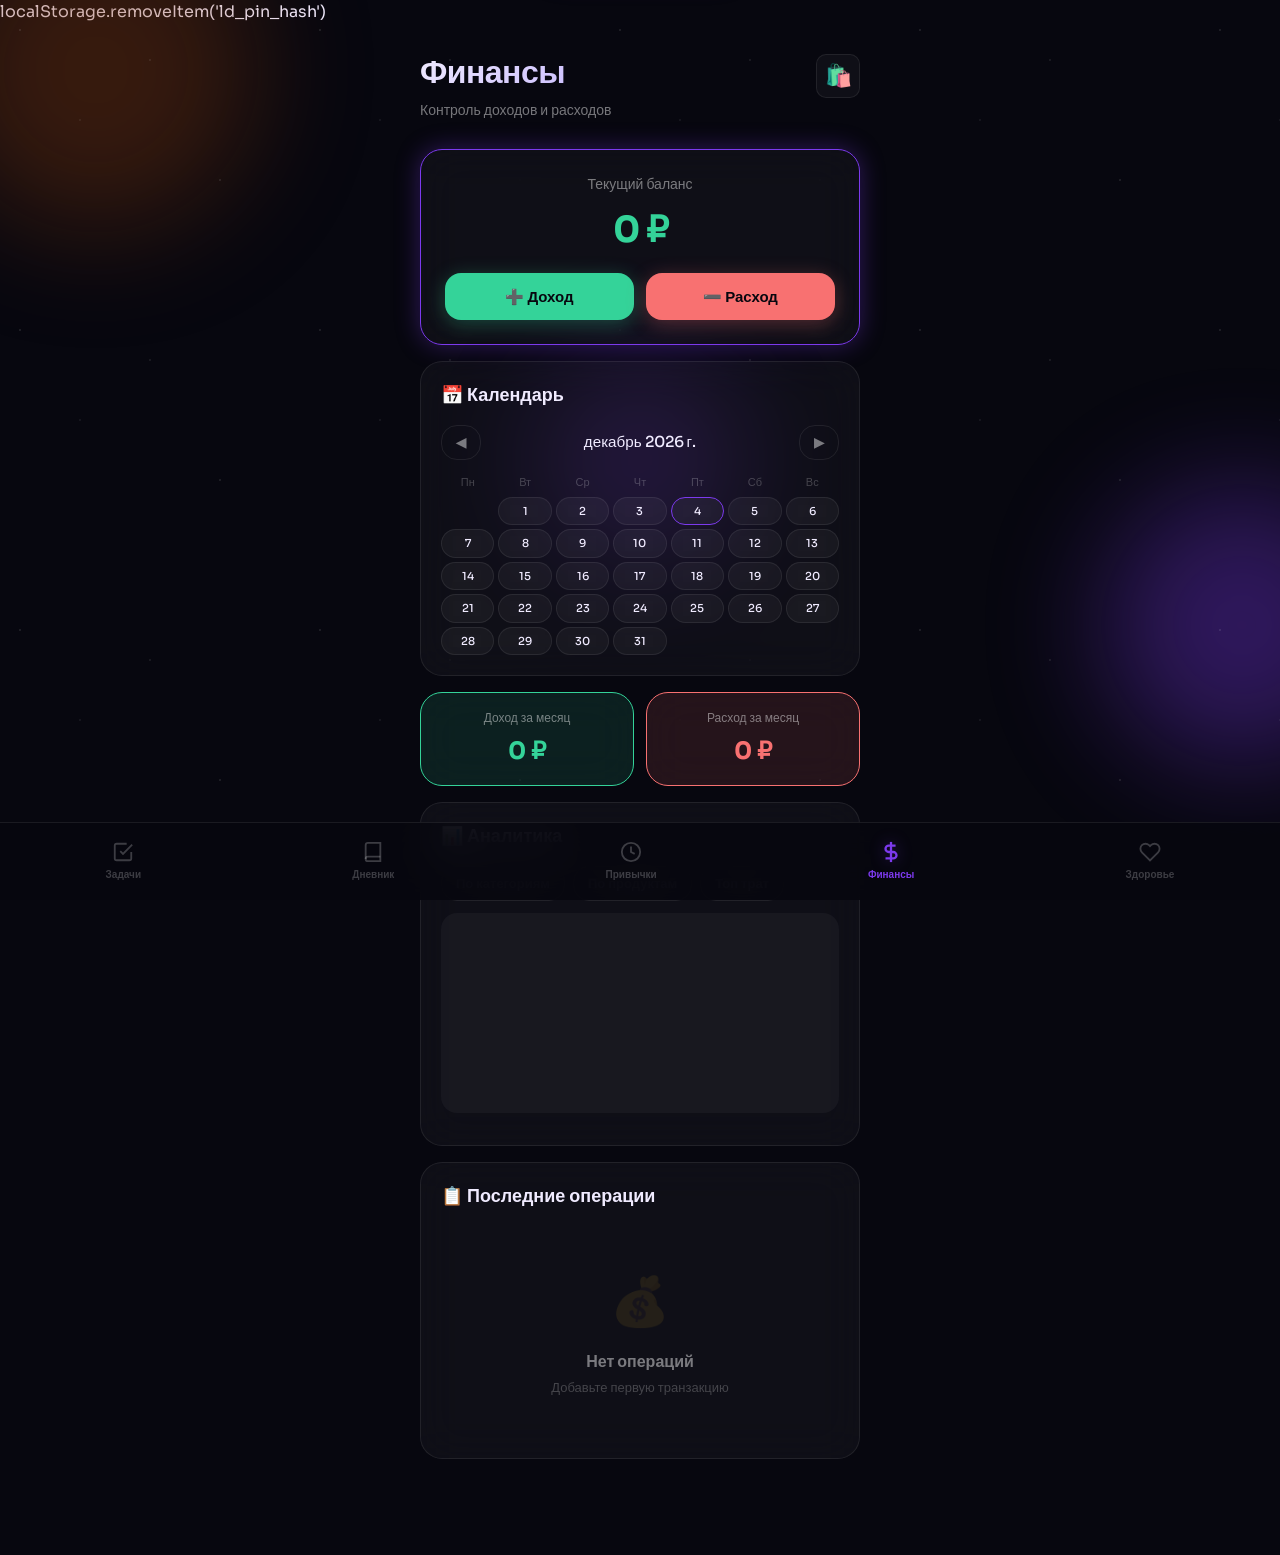
<file: finance (1).html>
<!DOCTYPE html>
<html lang="ru">
<head>
  localStorage.removeItem('ld_pin_hash')
  <meta charset="UTF-8" />
  <meta name="viewport" content="width=device-width, initial-scale=1.0, maximum-scale=1.0, user-scalable=no, viewport-fit=cover" />
  <meta name="theme-color" content="#07070f" />
  <meta name="apple-mobile-web-app-capable" content="yes" />
  <meta name="apple-mobile-web-app-status-bar-style" content="black-translucent" />
  <title>Life Dashboard — Финансы</title>
  <link rel="preconnect" href="https://fonts.googleapis.com" />
  <link rel="preconnect" href="https://fonts.gstatic.com" crossorigin />
  <link href="https://fonts.googleapis.com/css2?family=Sora:wght@300;400;500;600;700&display=swap" rel="stylesheet" />
  <style>
    :root {
      --bg-base: #07070f;
      --bg-surface: rgba(255,255,255,0.035);
      --bg-surface-md: rgba(255,255,255,0.055);
      --bg-input: rgba(255,255,255,0.05);
      --border: rgba(255,255,255,0.08);
      --border-md: rgba(255,255,255,0.13);
      --text-primary: #f0ebff;
      --text-secondary: rgba(255,255,255,0.45);
      --text-muted: rgba(255,255,255,0.22);
      --accent: #7c3aed;
      --accent-light: #c4b5fd;
      --accent-glow: rgba(124,58,237,0.35);
      --success: #34d399; --success-bg: rgba(52,211,153,0.12);
      --danger: #f87171;  --danger-bg: rgba(248,113,113,0.12);
      --warning: #fbbf24; --warning-bg: rgba(245,158,11,0.12);
      --orb-finance-1: #92400e; --orb-finance-2: #7c3aed;
      --radius-sm: 10px; --radius-md: 16px; --radius-lg: 22px; --radius-xl: 28px;
      --blur-md: blur(20px); --blur-lg: blur(40px);
      --transition: all 0.25s cubic-bezier(0.4,0,0.2,1);
      --safe-bottom: env(safe-area-inset-bottom, 20px);
      --font-main: 'Sora', -apple-system, BlinkMacSystemFont, sans-serif;
    }
    *, *::before, *::after { box-sizing: border-box; margin: 0; padding: 0; -webkit-tap-highlight-color: transparent; }
    html { font-size: 16px; scroll-behavior: smooth; }
    body { font-family: var(--font-main); background: var(--bg-base); color: var(--text-primary); min-height: 100vh; padding-bottom: calc(80px + var(--safe-bottom)); overflow-x: hidden; line-height: 1.5; }

    /* ── Background ── */
    .orb-container { position: fixed; inset: 0; pointer-events: none; z-index: 0; overflow: hidden; }
    .orb { position: absolute; border-radius: 50%; filter: blur(60px); opacity: 0.35; animation: floatOrb 18s ease-in-out infinite alternate; }
    .orb--1 { width: 320px; height: 320px; background: var(--orb-finance-1); top: -10%; left: -5%; animation-delay: -3s; }
    .orb--2 { width: 280px; height: 280px; background: var(--orb-finance-2); bottom: 15%; right: -8%; animation-delay: -8s; }
    .orb--3 { width: 200px; height: 200px; background: var(--accent); top: 40%; left: 50%; transform: translateX(-50%); opacity: 0.2; animation: pulseOrb 12s ease-in-out infinite; }
    @keyframes floatOrb { 0% { transform: translate(0,0) scale(1); } 100% { transform: translate(25px,-35px) scale(1.08); } }
    @keyframes pulseOrb { 0%,100% { opacity:.2; transform:translateX(-50%) scale(1); } 50% { opacity:.35; transform:translateX(-50%) scale(1.12); } }
    .stars { position: absolute; inset: 0; background-image: radial-gradient(1px 1px at 20px 30px,rgba(255,255,255,.3),transparent), radial-gradient(1px 1px at 80px 120px,rgba(255,255,255,.2),transparent), radial-gradient(1px 1px at 150px 60px,rgba(255,255,255,.25),transparent), radial-gradient(1px 1px at 220px 180px,rgba(255,255,255,.3),transparent); background-size: 300px 300px; animation: twinkle 20s linear infinite; }
    @keyframes twinkle { 0% { opacity:.6; } 50% { opacity:1; } 100% { opacity:.6; } }

    /* ── Glass Card ── */
    .glass-card { background: var(--bg-surface); backdrop-filter: var(--blur-md); -webkit-backdrop-filter: var(--blur-md); border: 1px solid var(--border); border-radius: var(--radius-lg); padding: 20px; margin-bottom: 16px; transition: var(--transition); }
    .glass-card:hover { border-color: var(--border-md); transform: translateY(-1px); }
    .glass-card--accent { border-color: var(--accent); box-shadow: 0 0 25px var(--accent-glow); }
    .glass-card--success { border-color: var(--success); background: var(--success-bg); }
    .glass-card--danger  { border-color: var(--danger);  background: var(--danger-bg);  }

    /* ── Typography ── */
    .page-title { font-size: 32px; font-weight: 700; letter-spacing: -.5px; background: linear-gradient(135deg,var(--text-primary),var(--accent-light)); -webkit-background-clip: text; -webkit-text-fill-color: transparent; margin-bottom: 4px; }
    .page-subtitle { color: var(--text-secondary); font-size: 14px; }
    .section-title { font-size: 18px; font-weight: 600; margin-bottom: 16px; display: flex; align-items: center; gap: 10px; }
    .metric-value { font-size: 36px; font-weight: 700; letter-spacing: -1px; }
    .metric-value--positive { color: var(--success); }
    .metric-value--negative { color: var(--danger); }
    .text-success { color: var(--success); }
    .text-danger  { color: var(--danger); }
    .text-muted   { color: var(--text-muted); }

    /* ── Buttons ── */
    .btn { display: inline-flex; align-items: center; justify-content: center; gap: 8px; padding: 14px 20px; border: 1px solid var(--border); border-radius: var(--radius-md); font-size: 15px; font-weight: 600; cursor: pointer; transition: var(--transition); background: var(--bg-surface-md); color: var(--text-primary); font-family: var(--font-main); }
    .btn:hover  { border-color: var(--border-md); }
    .btn:active { transform: scale(0.97); }
    .btn--primary { background: linear-gradient(135deg,var(--accent),#6d28d9); border-color: var(--accent); box-shadow: 0 4px 20px var(--accent-glow); }
    .btn--primary:hover { box-shadow: 0 6px 28px var(--accent-glow); }
    .btn--ghost   { background: transparent; border-color: var(--border); color: var(--text-secondary); }
    .btn--ghost:hover { background: var(--bg-surface); color: var(--text-primary); }
    .btn--success { background: var(--success); color: #07070f; border: none; box-shadow: 0 4px 20px rgba(52,211,153,.3); }
    .btn--danger  { background: var(--danger);  color: #07070f; border: none; box-shadow: 0 4px 20px rgba(248,113,113,.3); }
    .btn--icon    { width: 40px; height: 40px; padding: 0; border-radius: var(--radius-sm); font-size: 18px; }
    .btn--full    { width: 100%; }
    .btn--sm      { padding: 8px 14px; font-size: 13px; }

    /* ── Forms ── */
    .input, .select, .textarea { width: 100%; padding: 14px 16px; background: var(--bg-input); border: 1px solid var(--border); border-radius: var(--radius-md); color: var(--text-primary); font-size: 16px; font-family: var(--font-main); transition: var(--transition); }
    .input:focus, .select:focus, .textarea:focus { outline: none; border-color: var(--accent); box-shadow: 0 0 0 3px var(--accent-glow); }
    .input::placeholder { color: var(--text-muted); }
    .select { appearance: none; background-image: url("data:image/svg+xml,%3Csvg xmlns='http://www.w3.org/2000/svg' width='16' height='16' viewBox='0 0 24 24' fill='none' stroke='%239ca3af' stroke-width='2'%3E%3Cpolyline points='6 9 12 15 18 9'/%3E%3C/svg%3E"); background-repeat: no-repeat; background-position: right 14px center; }
    .select option { background: var(--bg-base); color: var(--text-primary); }
    .textarea { min-height: 70px; resize: vertical; }
    .form-group  { margin-bottom: 16px; }
    .form-label  { display: block; font-size: 14px; color: var(--text-secondary); margin-bottom: 8px; font-weight: 500; }

    /* ── Transaction list ── */
    .transaction-item { display: flex; align-items: center; gap: 12px; padding: 14px 0; border-bottom: 1px solid var(--border); }
    .transaction-item:last-child { border-bottom: none; }
    .transaction-icon { width: 40px; height: 40px; border-radius: var(--radius-md); background: var(--bg-surface); display: flex; align-items: center; justify-content: center; font-size: 18px; flex-shrink: 0; }
    .transaction-icon.income { background: var(--success-bg); }
    .transaction-icon.expense { background: var(--danger-bg); }
    .transaction-info { flex: 1; min-width: 0; }
    .transaction-title { font-weight: 600; font-size: 15px; margin-bottom: 2px; white-space: nowrap; overflow: hidden; text-overflow: ellipsis; }
    .transaction-meta  { font-size: 12px; color: var(--text-muted); }
    .transaction-amount { font-weight: 700; font-size: 16px; white-space: nowrap; }
    .transaction-amount.income { color: var(--success); }
    .transaction-amount.expense { color: var(--danger); }

    /* ── Stats grid ── */
    .stats-grid { display: grid; grid-template-columns: 1fr 1fr; gap: 12px; }
    .stat-card   { text-align: center; padding: 16px; }
    .stat-label  { font-size: 12px; color: var(--text-secondary); margin-bottom: 6px; }
    .stat-value  { font-size: 24px; font-weight: 700; }

    /* ── Empty state ── */
    .empty-state       { text-align: center; padding: 40px 20px; color: var(--text-muted); }
    .empty-state-icon  { font-size: 48px; margin-bottom: 12px; opacity: .4; }
    .empty-state-title { font-size: 16px; font-weight: 600; color: var(--text-secondary); margin-bottom: 4px; }

    /* ── Modals ── */
    .modal-overlay { position: fixed; inset: 0; background: rgba(7,7,15,.85); backdrop-filter: var(--blur-lg); -webkit-backdrop-filter: var(--blur-lg); z-index: 1000; display: none; align-items: flex-end; justify-content: center; }
    .modal-overlay.active { display: flex; }
    .modal { background: linear-gradient(180deg,var(--bg-surface-md) 0%,var(--bg-base) 100%); border: 1px solid var(--border-md); border-radius: var(--radius-xl) var(--radius-xl) 0 0; padding: 24px; width: 100%; max-width: 480px; max-height: 92vh; overflow-y: auto; animation: slideUp .3s ease; }
    @keyframes slideUp { from { transform: translateY(100%); } to { transform: translateY(0); } }
    .modal__header { display: flex; justify-content: space-between; align-items: center; margin-bottom: 20px; }
    .modal__title  { font-size: 20px; font-weight: 700; }
    .modal__close  { width: 36px; height: 36px; border-radius: var(--radius-sm); background: var(--bg-surface); border: 1px solid var(--border); color: var(--text-secondary); font-size: 20px; cursor: pointer; display: flex; align-items: center; justify-content: center; transition: var(--transition); }
    .modal__close:hover { color: var(--text-primary); border-color: var(--border-md); }

    /* ── Bottom nav ── */
    .bottom-nav { position: fixed; bottom: 0; left: 0; right: 0; background: rgba(7,7,15,.9); backdrop-filter: var(--blur-md); border-top: 1px solid var(--border); display: flex; justify-content: space-around; align-items: center; padding: 10px 0 calc(10px + var(--safe-bottom)); z-index: 100; }
    .nav-btn { display: flex; flex-direction: column; align-items: center; gap: 4px; text-decoration: none; color: var(--text-muted); padding: 8px 12px; border-radius: var(--radius-md); transition: var(--transition); font-size: 10px; font-weight: 600; background: transparent; border: none; cursor: pointer; }
    .nav-btn svg { width: 22px; height: 22px; stroke: currentColor; stroke-width: 2; fill: none; }
    .nav-btn.active { color: var(--accent); }
    .nav-btn.active svg { stroke-width: 2.5; filter: drop-shadow(0 0 8px var(--accent-glow)); }

    /* ── Notification ── */
    .notification { position: fixed; top: 20px; left: 50%; transform: translateX(-50%) translateY(-100px); background: linear-gradient(135deg,var(--accent),#6d28d9); color: #fff; padding: 12px 24px; border-radius: var(--radius-lg); font-weight: 600; font-size: 14px; z-index: 2000; transition: transform .3s cubic-bezier(.4,0,.2,1); box-shadow: 0 8px 30px var(--accent-glow); white-space: nowrap; }
    .notification.show { transform: translateX(-50%) translateY(0); }
    .notification--success { background: linear-gradient(135deg,var(--success),#10b981); box-shadow: 0 8px 30px rgba(52,211,153,.3); }
    .notification--danger  { background: linear-gradient(135deg,var(--danger),#ef4444);  box-shadow: 0 8px 30px rgba(248,113,113,.3); }

    .divider { height: 1px; background: var(--border); margin: 16px 0; }

    /* ============================================================
       WISHLIST — HEADER ENTRY BUTTON
       ============================================================ */
    .wl-open-btn {
      position: relative;
      width: 44px; height: 44px;
      background: var(--bg-surface); border: 1px solid var(--border);
      border-radius: var(--radius-sm); font-size: 22px; cursor: pointer;
      display: flex; align-items: center; justify-content: center;
      transition: var(--transition); flex-shrink: 0; color: var(--text-primary);
    }
    .wl-open-btn:hover { border-color: var(--accent); box-shadow: 0 0 16px var(--accent-glow); }
    .wl-open-btn:active { transform: scale(0.95); }
    /* Red dot if list has items */
    .wl-open-btn .wl-dot {
      position: absolute; top: 7px; right: 7px;
      width: 8px; height: 8px; border-radius: 50%;
      background: var(--danger); border: 2px solid var(--bg-base);
      display: none;
    }
    .wl-open-btn .wl-dot.visible { display: block; }

    /* ============================================================
       WISHLIST — FULL-SCREEN SLIDE PANEL
       ============================================================ */
    #wishlist-panel {
      position: fixed; inset: 0; z-index: 500;
      background: var(--bg-base);
      transform: translateX(102%);
      transition: transform .38s cubic-bezier(0.2,0.8,0.2,1);
      overflow-y: auto; overflow-x: hidden;
      padding-bottom: calc(80px + var(--safe-bottom));
    }
    #wishlist-panel.open { transform: translateX(0); }

    /* Ambient orbs inside panel */
    .wl-orb { position: fixed; border-radius: 50%; filter: blur(80px); pointer-events: none; }
    .wl-orb-1 { width: 280px; height: 280px; background: #92400e; opacity: .22; top: -80px; left: -60px; }
    .wl-orb-2 { width: 240px; height: 240px; background: #7c3aed; opacity: .18; bottom: 120px; right: -60px; }

    /* Sticky header */
    .wl-header {
      position: sticky; top: 0; z-index: 10;
      background: rgba(7,7,15,.92);
      backdrop-filter: blur(24px); -webkit-backdrop-filter: blur(24px);
      border-bottom: 1px solid var(--border);
    }
    .wl-header-row {
      display: flex; align-items: center; gap: 12px;
      padding: 20px 20px 14px;
    }
    .wl-back {
      width: 38px; height: 38px; border-radius: var(--radius-sm);
      background: var(--bg-surface); border: 1px solid var(--border);
      color: var(--text-primary); font-size: 20px; cursor: pointer;
      display: flex; align-items: center; justify-content: center;
      flex-shrink: 0; transition: var(--transition);
    }
    .wl-back:hover { border-color: var(--border-md); }
    .wl-title { font-size: 22px; font-weight: 700; flex: 1; }
    .wl-badge {
      background: var(--accent); color: #fff;
      padding: 4px 12px; border-radius: 20px;
      font-size: 13px; font-weight: 700; min-width: 28px; text-align: center;
    }

    /* Filter pills */
    .wl-filters { display: flex; gap: 8px; overflow-x: auto; scrollbar-width: none; padding: 0 20px 14px; }
    .wl-filters::-webkit-scrollbar { display: none; }
    .fp {
      flex: 0 0 auto; padding: 7px 14px;
      background: var(--bg-surface); border: 1px solid var(--border);
      color: var(--text-muted); border-radius: 20px; font-size: 13px;
      font-weight: 600; cursor: pointer; white-space: nowrap;
      transition: var(--transition); font-family: var(--font-main);
    }
    .fp:hover { border-color: var(--border-md); color: var(--text-secondary); }
    .fp.fp-all.active  { background: rgba(124,58,237,.2); border-color: var(--accent);       color: var(--accent-light); }
    .fp.fp-need.active { background: var(--danger-bg);   border-color: var(--danger);        color: var(--danger);       }
    .fp.fp-want.active { background: var(--warning-bg);  border-color: var(--warning);       color: var(--warning);      }
    .fp.fp-like.active { background: rgba(124,58,237,.15); border-color: var(--accent-light); color: var(--accent-light); }

    /* Summary strip */
    .wl-stats { display: flex; gap: 10px; padding: 14px 16px 4px; }
    .wl-stat  { flex: 1; background: var(--bg-surface); border: 1px solid var(--border); border-radius: var(--radius-md); padding: 12px 8px; text-align: center; }
    .wl-stat__label { font-size: 10px; color: var(--text-muted); margin-bottom: 4px; line-height: 1.3; }
    .wl-stat__value { font-size: 18px; font-weight: 700; }

    /* Product grid — 2 columns */
    .wl-grid { display: grid; grid-template-columns: 1fr 1fr; gap: 12px; padding: 12px 16px 24px; }

    /* Product card */
    .wish-card {
      background: var(--bg-surface); border: 1px solid var(--border);
      border-radius: var(--radius-lg); overflow: hidden;
      cursor: pointer; transition: var(--transition);
      display: flex; flex-direction: column;
    }
    .wish-card:hover  { border-color: var(--border-md); transform: translateY(-3px); box-shadow: 0 10px 28px rgba(0,0,0,.35); }
    .wish-card:active { transform: scale(0.97); }

    .wish-card__img {
      aspect-ratio: 3/4; background: var(--bg-surface-md);
      position: relative; overflow: hidden;
      display: flex; align-items: center; justify-content: center;
    }
    .wish-card__img img { width: 100%; height: 100%; object-fit: cover; display: block; }
    .wish-card__ph { font-size: 3.2rem; opacity: .22; }

    /* Priority badge overlay */
    .wish-card__pri {
      position: absolute; top: 8px; left: 8px;
      padding: 3px 8px; border-radius: 8px;
      font-size: 10px; font-weight: 700; letter-spacing: .04em; text-transform: uppercase;
      backdrop-filter: blur(6px); -webkit-backdrop-filter: blur(6px);
    }
    .wish-card__pri--need { background: rgba(248,113,113,.88); color: #fff; }
    .wish-card__pri--want { background: rgba(251,191,36,.88);  color: #1a1200; }
    .wish-card__pri--like { background: rgba(124,58,237,.85);  color: #fff; }

    .wish-card__del {
      position: absolute; top: 8px; right: 8px;
      width: 26px; height: 26px; border-radius: 50%;
      background: rgba(7,7,15,.72); backdrop-filter: blur(4px);
      border: none; color: var(--text-secondary); font-size: 11px;
      cursor: pointer; display: flex; align-items: center; justify-content: center;
      transition: var(--transition); z-index: 2;
    }
    .wish-card__del:hover { background: var(--danger); color: #fff; }

    .wish-card__link {
      position: absolute; bottom: 8px; right: 8px;
      width: 26px; height: 26px; border-radius: 50%;
      background: rgba(7,7,15,.72); backdrop-filter: blur(4px);
      color: var(--accent-light); font-size: 13px;
      display: flex; align-items: center; justify-content: center;
      text-decoration: none; z-index: 2; transition: var(--transition);
    }
    .wish-card__link:hover { background: var(--accent); color: #fff; }

    .wish-card__body { padding: 10px; flex: 1; display: flex; flex-direction: column; gap: 3px; }
    .wish-card__name  { font-size: 12px; font-weight: 600; color: var(--text-primary); line-height: 1.35; overflow: hidden; display: -webkit-box; -webkit-line-clamp: 2; -webkit-box-orient: vertical; }
    .wish-card__desc  { font-size: 10px; color: var(--text-muted); white-space: nowrap; overflow: hidden; text-overflow: ellipsis; }
    .wish-card__price { font-size: 15px; font-weight: 700; color: var(--success); margin-top: auto; padding-top: 4px; }
    .wish-card__no-price { font-size: 11px; color: var(--text-muted); margin-top: auto; padding-top: 4px; }

    /* Edit button on card */
    .wish-card__edit {
      position: absolute; bottom: 8px; left: 8px;
      width: 26px; height: 26px; border-radius: 50%;
      background: rgba(7,7,15,.72); backdrop-filter: blur(4px);
      border: none; color: var(--accent-light); font-size: 11px;
      cursor: pointer; display: flex; align-items: center; justify-content: center;
      transition: var(--transition); z-index: 2;
    }
    .wish-card__edit:hover { background: var(--accent); color: #fff; }

    /* Price row with change indicator */
    .wish-card__price-row { display: flex; align-items: baseline; gap: 5px; margin-top: auto; padding-top: 4px; flex-wrap: wrap; }
    .wish-card__price     { font-size: 15px; font-weight: 700; color: var(--success); }
    .wish-card__price-old { font-size: 11px; color: var(--text-muted); text-decoration: line-through; }
    .wish-card__price-up   { font-size: 10px; font-weight: 700; color: var(--danger);  background: var(--danger-bg);  padding: 2px 5px; border-radius: 6px; }
    .wish-card__price-down { font-size: 10px; font-weight: 700; color: var(--success); background: var(--success-bg); padding: 2px 5px; border-radius: 6px; }

    /* Refresh spinner inside card */
    .wish-card__spin {
      position: absolute; inset: 0; background: rgba(7,7,15,.55);
      backdrop-filter: blur(3px); display: flex; align-items: center;
      justify-content: center; font-size: 22px; z-index: 4;
      border-radius: var(--radius-lg); animation: spinAnim 1s linear infinite;
    }
    @keyframes spinAnim { to { transform: rotate(360deg); } }

    /* Last-updated micro-text */
    .wish-card__updated { font-size: 9px; color: var(--text-muted); margin-top: 2px; }

    /* Refresh-all button inside panel header */
    .wl-refresh-btn {
      width: 34px; height: 34px; border-radius: var(--radius-sm);
      background: var(--bg-surface); border: 1px solid var(--border);
      color: var(--text-secondary); font-size: 16px; cursor: pointer;
      display: flex; align-items: center; justify-content: center;
      transition: var(--transition); flex-shrink: 0;
    }
    .wl-refresh-btn:hover  { border-color: var(--accent); color: var(--accent-light); }
    .wl-refresh-btn.spinning { animation: spinAnim .9s linear infinite; }

    /* Fetch status under link input */
    .fetch-status {
      font-size: 12px; min-height: 18px; margin-top: 5px; padding-left: 2px;
      transition: opacity .25s;
    }
    .fetch-status--loading { color: var(--accent-light); }
    .fetch-status--ok      { color: var(--success); }
    .fetch-status--err     { color: var(--danger); }

    /* ── Wishlist FAB ── */
    #wl-fab {
      position: fixed; bottom: calc(80px + var(--safe-bottom) + 18px); right: 20px;
      width: 58px; height: 58px; border-radius: 50%;
      background: linear-gradient(135deg,var(--accent),#5b21b6);
      border: none; color: #fff; font-size: 28px;
      cursor: pointer; box-shadow: 0 6px 24px var(--accent-glow);
      display: none; align-items: center; justify-content: center;
      z-index: 510; transition: transform .25s cubic-bezier(.4,0,.2,1), box-shadow .25s;
    }
    #wl-fab.visible { display: flex; }
    #wl-fab:hover  { transform: scale(1.12) rotate(90deg); box-shadow: 0 10px 32px var(--accent-glow); }
    #wl-fab:active { transform: scale(0.94); }

    /* ============================================================
       WISHLIST ADD / EDIT MODAL EXTRAS
       ============================================================ */
    .img-upload-zone {
      border: 2px dashed var(--border); border-radius: var(--radius-md);
      background: var(--bg-input); cursor: pointer; transition: var(--transition);
      min-height: 110px; display: flex; flex-direction: column;
      align-items: center; justify-content: center; gap: 8px;
      overflow: hidden; padding: 18px;
    }
    .img-upload-zone:hover { border-color: var(--accent); }
    .img-upload-zone.has-img { padding: 6px; min-height: unset; }
    .img-upload-zone img { width: 100%; max-height: 190px; object-fit: contain; border-radius: var(--radius-sm); display: block; }
    .upload-ico  { font-size: 28px; opacity: .45; }
    .upload-hint { font-size: 13px; color: var(--text-muted); text-align: center; }

    /* Priority selector */
    .pri-list { display: flex; flex-direction: column; gap: 8px; }
    .pri-opt {
      display: flex; align-items: center; gap: 12px; padding: 13px 14px;
      background: var(--bg-input); border: 2px solid var(--border);
      border-radius: var(--radius-md); cursor: pointer; transition: var(--transition);
    }
    .pri-opt:hover { border-color: var(--border-md); }
    .pri-opt.s-need { border-color: var(--danger);       background: var(--danger-bg);        }
    .pri-opt.s-want { border-color: var(--warning);      background: var(--warning-bg);       }
    .pri-opt.s-like { border-color: var(--accent-light); background: rgba(124,58,237,.1);     }
    .pri-opt__ico   { font-size: 22px; flex-shrink: 0; }
    .pri-opt__lbl   { font-weight: 600; font-size: 14px; }
    .pri-opt__sub   { font-size: 11px; color: var(--text-muted); margin-top: 1px; }

    @media (min-width: 481px) { .container { max-width: 480px; margin: 0 auto; } }
    @media (prefers-reduced-motion: reduce) { *, *::before, *::after { animation-duration: .01ms !important; transition-duration: .01ms !important; } }
  </style>
</head>
<body>

<!-- COSMOS BACKGROUND -->
<div class="orb-container">
  <div class="orb orb--1"></div>
  <div class="orb orb--2"></div>
  <div class="orb orb--3"></div>
  <div class="stars"></div>
</div>

<div class="notification" id="notification">Действие выполнено</div>

<!-- HEADER — wishlist 🛍️ icon top-right -->
<header class="container" style="padding:24px 20px 0;">
  <div style="display:flex;justify-content:space-between;align-items:flex-start;margin-bottom:4px;">
    <div>
      <h1 class="page-title">Финансы</h1>
      <p class="page-subtitle" style="margin-bottom:24px;">Контроль доходов и расходов</p>
    </div>
    <div style="margin-top:6px;">
      <button class="wl-open-btn" id="openWlBtn" title="Список желаний">
        🛍️
        <span class="wl-dot" id="wlDot"></span>
      </button>
    </div>
  </div>
</header>

<!-- MAIN FINANCE CONTENT -->
<main class="container" style="padding:0 20px;">

  <!-- Balance -->
  <div class="glass-card glass-card--accent" style="text-align:center;padding:24px;">
    <div style="font-size:14px;color:var(--text-secondary);margin-bottom:8px;">Текущий баланс</div>
    <div class="metric-value" id="balance-value">0 ₽</div>
    <div style="margin-top:16px;display:flex;gap:12px;justify-content:center;">
      <button class="btn btn--success" style="flex:1;" onclick="window.openTransactionModal('income')">➕ Доход</button>
      <button class="btn btn--danger"  style="flex:1;" onclick="window.openTransactionModal('expense')">➖ Расход</button>
    </div>
  </div>

  <!-- Calendar -->
  <div class="glass-card">
    <div class="section-title">📅 Календарь</div>
    <div style="display:flex;justify-content:space-between;align-items:center;margin-bottom:12px;">
      <button class="btn btn--ghost btn--sm" id="calPrev">◀</button>
      <span id="calMonthLabel" style="font-weight:500;font-size:.95rem;"></span>
      <button class="btn btn--ghost btn--sm" id="calNext">▶</button>
    </div>
    <div id="financeCalendar" style="display:grid;grid-template-columns:repeat(7,1fr);gap:4px;"></div>
    <div id="dayDetails" class="glass-card" style="display:none;margin-top:12px;background:var(--bg-surface-md);">
      <div style="display:flex;justify-content:space-between;align-items:center;margin-bottom:10px;">
        <span id="dayDetailsTitle" style="font-weight:600;"></span>
        <button class="btn btn--ghost btn--sm" onclick="window.closeDayDetails()">✕</button>
      </div>
      <div id="dayTransactions"></div>
      <div class="divider"></div>
      <div style="display:flex;justify-content:space-between;font-size:.9rem;">
        <span style="color:var(--success);">Доход: <b id="dayIncome">0 ₽</b></span>
        <span style="color:var(--danger);">Расход: <b id="dayExpense">0 ₽</b></span>
      </div>
    </div>
  </div>

  <!-- Monthly stats -->
  <div class="stats-grid">
    <div class="glass-card stat-card glass-card--success">
      <div class="stat-label">Доход за месяц</div>
      <div class="stat-value text-success" id="month-income">0 ₽</div>
    </div>
    <div class="glass-card stat-card glass-card--danger">
      <div class="stat-label">Расход за месяц</div>
      <div class="stat-value text-danger" id="month-expense">0 ₽</div>
    </div>
  </div>

  <!-- Analytics -->
  <div class="glass-card">
    <div class="section-title">📊 Аналитика</div>
    <div style="display:flex;gap:8px;margin-bottom:12px;flex-wrap:wrap;">
      <button class="btn btn--ghost btn--sm" id="analyticsByCategory">По категориям</button>
      <button class="btn btn--ghost btn--sm" id="analyticsByProduct">По продуктам</button>
      <button class="btn btn--ghost btn--sm" id="analyticsTop">Топ трат</button>
    </div>
    <canvas id="analyticsChart" style="width:100%;height:200px;background:var(--bg-surface);border-radius:var(--radius-md);display:block;"></canvas>
    <div id="analyticsSummary" style="margin-top:12px;font-size:.85rem;color:var(--text-secondary);"></div>
    <div id="analyticsList"   style="margin-top:8px;max-height:150px;overflow-y:auto;"></div>
  </div>

  <!-- Transactions list -->
  <div class="glass-card">
    <div class="section-title">📋 Последние операции</div>
    <div id="transactions-list"></div>
  </div>

</main>

<!-- ═══════════════════════════════════════════
     TRANSACTION MODAL
═══════════════════════════════════════════ -->
<div class="modal-overlay" id="modal-transaction">
  <div class="modal">
    <div class="modal__header">
      <h2 class="modal__title" id="modal-transaction-title">Новая транзакция</h2>
      <button class="modal__close" onclick="window.closeModal('modal-transaction')">✕</button>
    </div>
    <form id="form-transaction">
      <input type="hidden" id="tx-type" name="type" value="expense">
      <div class="form-group">
        <label class="form-label">Сумма *</label>
        <input class="input" type="number" id="tx-amount" name="amount" placeholder="0" min="0.01" step="0.01" required>
      </div>
      <div class="form-group">
        <label class="form-label">Категория *</label>
        <select class="select" id="tx-category" name="category" required>
          <option value="">Выберите категорию</option>
        </select>
      </div>
      <div class="form-group">
        <label class="form-label">Заметка</label>
        <textarea class="textarea" id="tx-note" name="note" placeholder="Комментарий..."></textarea>
      </div>
      <div class="form-group">
        <label class="form-label">Дата *</label>
        <input class="input" type="date" id="tx-date" name="date" required>
      </div>
      <details style="margin-bottom:16px;">
        <summary style="cursor:pointer;color:var(--accent-light);font-size:.85rem;padding:6px 0;">🛒 Добавить продукты (необязательно)</summary>
        <div style="margin-top:10px;" id="productsContainer"></div>
        <button type="button" class="btn btn--ghost btn--sm btn--full" id="addProductBtn" style="margin-top:8px;">+ Продукт</button>
      </details>
      <button type="submit" class="btn btn--primary btn--full">💾 Сохранить</button>
    </form>
  </div>
</div>

<!-- ═══════════════════════════════════════════
     WISHLIST PANEL  (full-screen slide-in)
═══════════════════════════════════════════ -->
<div id="wishlist-panel">
  <div class="wl-orb wl-orb-1"></div>
  <div class="wl-orb wl-orb-2"></div>

  <div class="wl-header">
    <div class="wl-header-row">
      <button class="wl-back" id="closeWlBtn">←</button>
      <span class="wl-title">🛍️ Список желаний</span>
      <button class="wl-refresh-btn" id="wlRefreshBtn" title="Обновить цены">↻</button>
      <span class="wl-badge" id="wlCount">0</span>
    </div>
    <div class="wl-filters">
      <button class="fp fp-all active" data-f="all">Все</button>
      <button class="fp fp-need"       data-f="need">🔴 Нужен</button>
      <button class="fp fp-want"       data-f="want">🟡 Желаю</button>
      <button class="fp fp-like"       data-f="like">💜 Нравится</button>
    </div>
  </div>

  <!-- Summary strip -->
  <div class="wl-stats">
    <div class="wl-stat">
      <div class="wl-stat__label">Товаров</div>
      <div class="wl-stat__value" id="wlStatCount" style="color:var(--accent-light);">0</div>
    </div>
    <div class="wl-stat">
      <div class="wl-stat__label">Итого стоимость</div>
      <div class="wl-stat__value" id="wlStatTotal" style="color:var(--success);">0 ₽</div>
    </div>
    <div class="wl-stat">
      <div class="wl-stat__label">Нужно срочно</div>
      <div class="wl-stat__value" id="wlStatNeed" style="color:var(--danger);">0</div>
    </div>
  </div>

  <!-- 2-column product grid -->
  <div class="wl-grid" id="wlGrid"></div>

  <div id="wlEmpty" class="empty-state" style="display:none;">
    <div class="empty-state-icon">🛍️</div>
    <div class="empty-state-title">Список желаний пуст</div>
    <div style="font-size:13px;color:var(--text-muted);margin-top:6px;">Нажмите «+» чтобы добавить товар</div>
  </div>
</div>

<!-- WISHLIST FAB -->
<button id="wl-fab" title="Добавить товар">+</button>

<!-- ═══════════════════════════════════════════
     WISHLIST ADD / EDIT MODAL
═══════════════════════════════════════════ -->
<div class="modal-overlay" id="modal-wl">
  <div class="modal" style="max-height:93vh;">
    <div class="modal__header">
      <h2 class="modal__title" id="wlModalTitle">✨ Добавить товар</h2>
      <button class="modal__close" onclick="window.closeWlModal()">✕</button>
    </div>

    <!-- Link (FIRST — auto-fills everything else) -->
    <div class="form-group">
      <label class="form-label">🔗 Ссылка на маркетплейс</label>
      <input class="input" type="url" id="wlLink" placeholder="Вставьте ссылку с Wildberries / Ozon…" autocomplete="off">
      <div class="fetch-status" id="wlFetchStatus"></div>
    </div>

    <!-- Photo upload -->
    <div class="form-group">
      <label class="form-label">Фото товара <span style="color:var(--text-muted);font-weight:400;">(заполняется автоматически)</span></label>
      <div class="img-upload-zone" id="imgZone" onclick="document.getElementById('wlImgFile').click()">
        <div id="imgZoneContent">
          <div class="upload-ico">📷</div>
          <div class="upload-hint">Нажмите для загрузки или вставьте ссылку выше</div>
        </div>
      </div>
      <input type="file" id="wlImgFile" accept="image/*" style="display:none;">
    </div>

    <!-- Name -->
    <div class="form-group">
      <label class="form-label">Название *</label>
      <input class="input" type="text" id="wlName" placeholder="Название товара..." maxlength="120">
    </div>

    <!-- Price (half-width) -->
    <div class="form-group" style="max-width:180px;">
      <label class="form-label">Цена, ₽</label>
      <input class="input" type="number" id="wlPrice" placeholder="0" min="0" step="0.01">
    </div>

    <!-- Description -->
    <div class="form-group">
      <label class="form-label">Описание</label>
      <textarea class="textarea" id="wlDesc" placeholder="Заметка о товаре..." style="min-height:60px;"></textarea>
    </div>

    <!-- Priority -->
    <div class="form-group">
      <label class="form-label">Приоритет покупки *</label>
      <div class="pri-list">
        <div class="pri-opt" data-p="need">
          <span class="pri-opt__ico">🔴</span>
          <div>
            <div class="pri-opt__lbl">Нужен</div>
            <div class="pri-opt__sub">Обязательная покупка</div>
          </div>
        </div>
        <div class="pri-opt" data-p="want">
          <span class="pri-opt__ico">🟡</span>
          <div>
            <div class="pri-opt__lbl">Есть желание</div>
            <div class="pri-opt__sub">Хочу, но не срочно</div>
          </div>
        </div>
        <div class="pri-opt" data-p="like">
          <span class="pri-opt__ico">💜</span>
          <div>
            <div class="pri-opt__lbl">Просто понравилось</div>
            <div class="pri-opt__sub">На заметку</div>
          </div>
        </div>
      </div>
    </div>

    <button class="btn btn--primary btn--full" onclick="window.saveWlItem()" style="margin-top:4px;">💾 Сохранить</button>
  </div>
</div>

<!-- BOTTOM NAV -->
<nav class="bottom-nav">
  <a href="tasks.html" class="nav-btn">
    <svg viewBox="0 0 24 24"><path d="M9 11l3 3L22 4"/><path d="M21 12v7a2 2 0 0 1-2 2H5a2 2 0 0 1-2-2V5a2 2 0 0 1 2-2h11"/></svg>
    <span>Задачи</span>
  </a>
  <a href="journal.html" class="nav-btn">
    <svg viewBox="0 0 24 24"><path d="M4 19.5A2.5 2.5 0 0 1 6.5 17H20"/><path d="M6.5 2H20v20H6.5A2.5 2.5 0 0 1 4 19.5v-15A2.5 2.5 0 0 1 6.5 2z"/></svg>
    <span>Дневник</span>
  </a>
  <a href="habits.html" class="nav-btn">
    <svg viewBox="0 0 24 24"><circle cx="12" cy="12" r="10"/><polyline points="12 6 12 12 16 14"/></svg>
    <span>Привычки</span>
  </a>
  <a href="finance.html" class="nav-btn active">
    <svg viewBox="0 0 24 24"><line x1="12" y1="1" x2="12" y2="23"/><path d="M17 5H9.5a3.5 3.5 0 0 0 0 7h5a3.5 3.5 0 0 1 0 7H6"/></svg>
    <span>Финансы</span>
  </a>
  <a href="health.html" class="nav-btn">
    <svg viewBox="0 0 24 24"><path d="M20.84 4.61a5.5 5.5 0 0 0-7.78 0L12 5.67l-1.06-1.06a5.5 5.5 0 0 0-7.78 7.78l1.06 1.06L12 21.23l7.78-7.78 1.06-1.06a5.5 5.5 0 0 0 0-7.78z"/></svg>
    <span>Здоровье</span>
  </a>
</nav>

<!-- ═══════════════════════════════════════════
     SCRIPT
═══════════════════════════════════════════ -->
<script src="storage.js"></script>
<script>
(function () {
  'use strict';

  /* ── Utilities ── */
  const $  = s => document.querySelector(s);
  const $$ = s => document.querySelectorAll(s);
  const esc = s => String(s).replace(/[&<>"']/g, m => ({'&':'&amp;','<':'&lt;','>':'&gt;','"':'&quot;',"'":'&#039;'}[m]));
  const fmt = n => new Intl.NumberFormat('ru-RU',{style:'currency',currency:'RUB',maximumFractionDigits:0}).format(n);
  const fmtShort = d => d ? new Date(d).toLocaleDateString('ru-RU',{day:'numeric',month:'short'}) : '';
  const save = (k,v) => { try { localStorage.setItem(k,JSON.stringify(v)); } catch { notify('Хранилище заполнено!','danger'); } };
  const load = (k,def) => { try { return JSON.parse(localStorage.getItem(k))||def; } catch { return def; } };
  const notify = (msg,type='') => {
    const n = $('#notification'); if(!n) return;
    n.textContent = msg;
    n.className = 'notification'+(type?' notification--'+type:'');
    n.classList.add('show');
    setTimeout(()=>n.classList.remove('show'), 2600);
  };

  /* ── Finance state ── */
  const CATS = {
    income:  ['Зарплата','Подарок','Подработка','Инвестиции','Другое'],
    expense: ['Еда','Транспорт','Развлечения','Жильё','Здоровье','Одежда','Другое']
  };
  const ICONS = {
    'Зарплата':'💼','Подарок':'🎁','Подработка':'💻','Инвестиции':'📈','Другое':'🔹',
    'Еда':'🍽️','Транспорт':'🚗','Развлечения':'🎬','Жильё':'🏠','Здоровье':'🏥','Одежда':'👕'
  };
  let state = load('lifeDashboard_finance',{transactions:[]});

  /* ── Finance render ── */
  function calcBalance() { return state.transactions.reduce((s,t)=>s+(t.type==='income'?t.amount:-t.amount),0); }
  function calcMonthly(type) {
    const now=new Date(),m=now.getMonth(),y=now.getFullYear();
    return state.transactions.filter(t=>{const d=new Date(t.date);return t.type===type&&d.getMonth()===m&&d.getFullYear()===y;}).reduce((s,t)=>s+t.amount,0);
  }
  function renderAll() { renderBalance(); renderStats(); renderTx(); }
  function renderBalance() {
    const el=$('#balance-value'); if(!el) return;
    const b=calcBalance(); el.textContent=fmt(b);
    el.className='metric-value '+(b>=0?'metric-value--positive':'metric-value--negative');
  }
  function renderStats() {
    const i=$('#month-income'),e=$('#month-expense');
    if(i) i.textContent=fmt(calcMonthly('income'));
    if(e) e.textContent=fmt(calcMonthly('expense'));
  }
  function renderTx() {
    const list=$('#transactions-list'); if(!list) return;
    const sorted=[...state.transactions].sort((a,b)=>new Date(b.date)-new Date(a.date));
    if(!sorted.length){
      list.innerHTML='<div class="empty-state"><div class="empty-state-icon">💰</div><div class="empty-state-title">Нет операций</div><div class="text-muted" style="font-size:13px;">Добавьте первую транзакцию</div></div>';
      return;
    }
    list.innerHTML = sorted.slice(0,30).map(t=>`
      <div class="transaction-item">
        <div class="transaction-icon ${t.type}">${ICONS[t.category]||'🔹'}</div>
        <div class="transaction-info">
          <div class="transaction-title">${esc(t.category)}</div>
          <div class="transaction-meta">${fmtShort(t.date)}${t.note?' · '+esc(t.note):''}${t.products&&t.products.length?' · 🛒 '+t.products.length+' товар(а)':''}</div>
        </div>
        <div class="transaction-amount ${t.type}">${t.type==='income'?'+':'−'}${fmt(t.amount)}</div>
        <button class="btn btn--danger btn--icon btn--sm" onclick="window.deleteTx(${t.id})" style="margin-left:6px;font-size:14px;">🗑</button>
      </div>`).join('');
  }

  /* ── Transaction modal ── */
  function openTransactionModal(type='expense') {
    const m=$('#modal-transaction'); if(!m) return;
    $('#tx-type').value=type;
    $('#modal-transaction-title').textContent=type==='income'?'➕ Новый доход':'➖ Новый расход';
    const sel=$('#tx-category');
    sel.innerHTML='<option value="">Выберите категорию</option>'+CATS[type].map(c=>`<option value="${esc(c)}">${esc(c)}</option>`).join('');
    $('#tx-date').value=new Date().toISOString().split('T')[0];
    m.classList.add('active');
  }
  function closeModal(id) {
    const m=$(`#${id}`); if(!m) return;
    m.classList.remove('active');
    if(id==='modal-transaction'){$('#form-transaction')?.reset();$('#productsContainer').innerHTML='';}
  }
  function deleteTx(id) {
    if(!confirm('Удалить эту операцию?')) return;
    state.transactions=state.transactions.filter(t=>t.id!==id);
    save('lifeDashboard_finance',state); renderAll(); notify('Операция удалена','danger');
  }

  /* ── Calendar ── */
  let calMonth=new Date();
  function renderCalendar() {
    const grid=$('#financeCalendar'),label=$('#calMonthLabel'); if(!grid||!label) return;
    const y=calMonth.getFullYear(),m=calMonth.getMonth();
    label.textContent=new Date(y,m).toLocaleDateString('ru-RU',{month:'long',year:'numeric'});
    grid.innerHTML='';
    ['Пн','Вт','Ср','Чт','Пт','Сб','Вс'].forEach(d=>{
      const h=document.createElement('div');
      h.style.cssText='text-align:center;font-size:11px;color:var(--text-muted);padding:2px 0;';
      h.textContent=d; grid.appendChild(h);
    });
    const first=(new Date(y,m,1).getDay()+6)%7, days=new Date(y,m+1,0).getDate();
    const todayStr=new Date().toISOString().split('T')[0];
    for(let i=0;i<first;i++){grid.appendChild(document.createElement('div'));}
    for(let d=1;d<=days;d++){
      const ds=`${y}-${String(m+1).padStart(2,'0')}-${String(d).padStart(2,'0')}`;
      const dayTx=state.transactions.filter(t=>t.date===ds);
      const inc=dayTx.filter(t=>t.type==='income').reduce((s,t)=>s+t.amount,0);
      const exp=dayTx.filter(t=>t.type==='expense').reduce((s,t)=>s+t.amount,0);
      const el=document.createElement('div');
      el.className='glass-card';
      el.style.cssText=`padding:5px 3px;text-align:center;cursor:pointer;margin:0;border:1px solid ${ds===todayStr?'var(--accent)':'var(--border)'};`;
      el.innerHTML=`<div style="font-size:11px;font-weight:500;">${d}</div>${exp>0?`<div style="font-size:9px;color:var(--danger);">−${Math.round(exp)}</div>`:''}${inc>0?`<div style="font-size:9px;color:var(--success);">+${Math.round(inc)}</div>`:''}`;
      el.onclick=()=>showDay(ds,dayTx,inc,exp);
      grid.appendChild(el);
    }
  }
  function showDay(date,txList,inc,exp) {
    const p=$('#dayDetails'); if(!p) return;
    $('#dayDetailsTitle').textContent=new Date(date).toLocaleDateString('ru-RU',{day:'numeric',month:'long'});
    $('#dayIncome').textContent=fmt(inc); $('#dayExpense').textContent=fmt(exp);
    $('#dayTransactions').innerHTML=txList.length
      ? txList.map(t=>`<div style="padding:10px 0;border-bottom:1px solid var(--border);display:flex;justify-content:space-between;align-items:center;">
          <div>
            <div style="font-weight:500;font-size:.9rem;">${esc(t.category)}</div>
            ${t.note?`<div style="font-size:.75rem;color:var(--text-muted);">${esc(t.note)}</div>`:''}
            ${t.products&&t.products.length?`<div style="font-size:.75rem;color:var(--accent-light);margin-top:2px;">🛒 ${t.products.map(p=>esc(p.name)+': '+p.price+' ₽').join(', ')}</div>`:''}
          </div>
          <div style="font-weight:600;color:${t.type==='income'?'var(--success)':'var(--danger)'};">${t.type==='income'?'+':'−'}${fmt(t.amount)}</div>
        </div>`).join('')
      : '<div style="text-align:center;color:var(--text-muted);padding:12px;">Нет операций</div>';
    p.style.display='block';
  }

  /* ── Analytics ── */
  function drawBars(ctx,entries,color,w,h,label) {
    ctx.clearRect(0,0,w,h);
    if(!entries.length){ctx.fillStyle='rgba(255,255,255,.3)';ctx.font='13px sans-serif';ctx.textAlign='center';ctx.fillText('Нет данных',w/2,h/2);return;}
    const max=Math.max(...entries.map(e=>e[1]));
    const bw=(w-40)/entries.length-6;
    entries.forEach((e,i)=>{
      const bh=(e[1]/max)*130,x=20+i*(bw+6),y=152-bh;
      ctx.fillStyle=color; ctx.fillRect(x,y,bw,bh);
      ctx.fillStyle='rgba(255,255,255,.85)'; ctx.font='10px sans-serif'; ctx.textAlign='center';
      ctx.fillText(e[0].slice(0,8),x+bw/2,172);
      ctx.fillText(Math.round(e[1])+'₽',x+bw/2,y-4);
    });
    $('#analyticsSummary').textContent=label;
  }
  function initCanvas() {
    const canvas=$('#analyticsChart'); if(!canvas) return null;
    const dpr=window.devicePixelRatio||1, cw=canvas.offsetWidth||300, ch=200;
    canvas.width=cw*dpr; canvas.height=ch*dpr;
    const ctx=canvas.getContext('2d'); ctx.scale(dpr,dpr);
    return {ctx,w:cw,h:ch};
  }
  function drawCategoryAnalytics() {
    const r=initCanvas(); if(!r) return;
    const month=new Date().toISOString().slice(0,7);
    const byCat={};
    state.transactions.filter(t=>t.date.startsWith(month)&&t.type==='expense').forEach(t=>{byCat[t.category]=(byCat[t.category]||0)+t.amount;});
    const entries=Object.entries(byCat).sort((a,b)=>b[1]-a[1]).slice(0,5);
    drawBars(r.ctx,entries,'rgba(248,113,113,.7)',r.w,r.h,'Топ-5 категорий расходов за текущий месяц');
    $('#analyticsList').innerHTML=entries.map(e=>`<div style="display:flex;justify-content:space-between;padding:5px 0;border-bottom:1px solid var(--border);font-size:.85rem;"><span>${e[0]}</span><span style="color:var(--danger);font-weight:600;">${fmt(e[1])}</span></div>`).join('');
  }
  function drawProductAnalytics() {
    const r=initCanvas(); if(!r) return;
    const prod={};
    state.transactions.filter(t=>t.products&&t.products.length).forEach(t=>t.products.forEach(p=>{prod[p.name]=(prod[p.name]||0)+p.price;}));
    const entries=Object.entries(prod).sort((a,b)=>b[1]-a[1]).slice(0,5);
    drawBars(r.ctx,entries,'rgba(196,181,253,.7)',r.w,r.h,'Топ продуктов по сумме трат');
    $('#analyticsList').innerHTML=entries.map(e=>`<div style="display:flex;justify-content:space-between;padding:5px 0;border-bottom:1px solid var(--border);font-size:.85rem;"><span>${e[0]}</span><span style="color:var(--accent-light);font-weight:600;">${fmt(e[1])}</span></div>`).join('');
  }
  function drawTopAnalytics() {
    const r=initCanvas(); if(!r) return;
    const month=new Date().toISOString().slice(0,7);
    const mTx=state.transactions.filter(t=>t.date.startsWith(month)&&t.type==='expense');
    const mostExp=[...mTx].sort((a,b)=>b.amount-a.amount)[0];
    const freq={}; mTx.forEach(t=>{freq[t.category]=(freq[t.category]||0)+1;});
    const mostFreq=Object.entries(freq).sort((a,b)=>b[1]-a[1])[0];
    r.ctx.fillStyle='rgba(255,255,255,.25)'; r.ctx.font='13px sans-serif'; r.ctx.textAlign='center'; r.ctx.fillText('Топ трат в списке ниже',r.w/2,r.h/2);
    $('#analyticsSummary').innerHTML=`💸 Крупнейшая трата: <b>${mostExp?fmt(mostExp.amount)+' ('+mostExp.category+')':'—'}</b><br>🔁 Чаще всего: <b>${mostFreq?mostFreq[0]+' ('+mostFreq[1]+' раз)':'—'}</b>`;
    $('#analyticsList').innerHTML=mTx.slice().sort((a,b)=>b.amount-a.amount).slice(0,10).map(t=>`<div style="display:flex;justify-content:space-between;padding:5px 0;font-size:.85rem;border-bottom:1px solid var(--border);"><span>${esc(t.category)}${t.note?`<small style="color:var(--text-muted)"> · ${esc(t.note)}</small>`:''}</span><span style="color:var(--danger);">−${fmt(t.amount)}</span></div>`).join('');
  }

  /* ── Forms & Modals init ── */
  function initForms() {
    $('#form-transaction')?.addEventListener('submit', e => {
      e.preventDefault();
      const fd=new FormData(e.target), d=Object.fromEntries(fd.entries());
      if(!d.amount||!d.category||!d.date){notify('Заполните обязательные поля','danger');return;}
      const products=[];
      $$('#productsContainer .product-row').forEach(row=>{
        const n=row.querySelector('[name="prod_name"]').value.trim();
        const p=parseFloat(row.querySelector('[name="prod_price"]').value);
        if(n&&p) products.push({name:n,price:p});
      });
      state.transactions.push({id:Date.now(),type:d.type,amount:parseFloat(d.amount),category:d.category,note:(d.note||'').trim(),date:d.date,products});
      save('lifeDashboard_finance',state);
      closeModal('modal-transaction'); renderAll(); notify('Транзакция сохранена','success');
    });
    $('#addProductBtn')?.addEventListener('click',()=>{
      $('#productsContainer').insertAdjacentHTML('beforeend',`<div class="product-row" style="display:grid;grid-template-columns:2fr 1fr auto;gap:8px;margin-bottom:8px;align-items:center;"><input type="text" class="input" name="prod_name" placeholder="Продукт" style="padding:10px;font-size:.9rem;"><input type="number" class="input" name="prod_price" placeholder="₽" step="0.01" style="padding:10px;font-size:.9rem;"><button type="button" class="btn btn--danger btn--icon" onclick="this.closest('.product-row').remove()">✕</button></div>`);
    });
  }
  function initModals() {
    $$('.modal__close').forEach(b=>b.addEventListener('click',()=>closeModal(b.closest('.modal-overlay')?.id)));
    $$('.modal-overlay').forEach(m=>m.addEventListener('click',e=>{if(e.target===m)closeModal(m.id);}));
  }

  /* ════════════════════════════════════════════
     WISHLIST MODULE
     ════════════════════════════════════════════ */
  const WL_KEY = 'lifeDashboard_wishlist';
  let wlData           = {items:[]};   // заполняется асинхронно из IndexedDB при загрузке (см. boot())
  let wlFilter         = 'all';
  let wlEditId         = null;
  let wlImg            = null;   // base64 from user upload
  let wlImgUrl         = null;   // primary remote URL from marketplace
  let wlImgUrlFallback = null;   // secondary CDN URL (WB only)

  const PRI_ORDER  = {need:0, want:1, like:2};
  const PRI_LABELS = {need:'Нужен', want:'Желаю', like:'Нравится'};
  const REFRESH_TTL = 6 * 60 * 60 * 1000; // 6 hours in ms

  // Список желаний хранит base64-фото товаров — они могут быстро
  // забить localStorage, поэтому пишем в безлимитное хранилище (IndexedDB).
  function saveWl() {
    window.LDStorage.set(WL_KEY, wlData).catch(err => {
      console.error('Не удалось сохранить список желаний:', err);
      notify('⚠️ Ошибка сохранения списка желаний', 'danger');
    });
  }

  /* ─── helpers ─── */
  function fmtUpdated(ts) {
    if(!ts) return '';
    const diff = Date.now()-ts, m=Math.floor(diff/60000), h=Math.floor(diff/3600000);
    if(diff<60000) return 'только что';
    if(m<60)  return `${m} мин. назад`;
    if(h<24)  return `${h} ч. назад`;
    return new Date(ts).toLocaleDateString('ru-RU',{day:'numeric',month:'short'});
  }
  function priceDelta(item) {
    const hist = item.priceHistory;
    if(!hist||hist.length<2) return null;
    const prev = hist[hist.length-2].price;
    const cur  = hist[hist.length-1].price;
    if(!prev||!cur) return null;
    const pct = ((cur-prev)/prev*100).toFixed(1);
    return {prev, cur, pct: parseFloat(pct), up: cur>prev};
  }
  function pushPrice(item, newPrice) {
    if(!newPrice) return;
    if(!item.priceHistory) item.priceHistory=[];
    const last = item.priceHistory[item.priceHistory.length-1];
    if(last && last.price===newPrice) return; // unchanged
    item.priceHistory.push({price:newPrice, date:new Date().toISOString().split('T')[0]});
    if(item.priceHistory.length>20) item.priceHistory=item.priceHistory.slice(-20);
    item.price = newPrice;
  }

  /* ─── MARKETPLACE FETCH ENGINE ─── */

  // Safe fetch with manual timeout (AbortSignal.timeout not in all browsers)
  function fetchTimed(url, ms, opts={}) {
    const ctrl = new AbortController();
    const tid  = setTimeout(()=>ctrl.abort(), ms);
    return fetch(url, {...opts, signal:ctrl.signal}).finally(()=>clearTimeout(tid));
  }

  // Wildberries basket CDN selector — returns array of URLs to try (wb.ru + wbbasket.ru)
  function wbImageUrls(id) {
    const vol = Math.floor(id/100000), part = Math.floor(id/1000);
    const map = [[143,1],[287,2],[431,3],[575,4],[719,5],[1007,6],[1061,7],[1115,8],
                 [1169,9],[1313,10],[1601,11],[1655,12],[1919,13],[2045,14],[2189,15],
                 [2405,16],[2621,17],[2837,18]];
    let num = 19;
    for(const [mx,n] of map) if(vol<=mx){ num=n; break; }
    const n = String(num).padStart(2,'0');
    const path = `/vol${vol}/part${part}/${id}/images/big/1.jpg`;
    // Try the newer wbbasket.ru first, then legacy wb.ru
    return [`https://basket-${n}.wbbasket.ru${path}`, `https://basket-${n}.wb.ru${path}`];
  }

  async function fetchWildberries(url) {
    const m = url.match(/wildberries\.ru\/catalog\/(\d+)/);
    if(!m) throw new Error('not wb');
    const id = parseInt(m[1]);

    // Try v1 first (most stable), then v2 as fallback
    let product = null;
    for(const ver of ['v1','v2']) {
      try {
        const apiUrl = `https://card.wb.ru/cards/${ver}/detail?appType=1&curr=rub&dest=-1257786&spp=30&nm=${id}`;
        const r = await fetchTimed(apiUrl, 8000);
        if(!r.ok) continue;
        const d = await r.json();
        const p = d?.data?.products?.[0];
        if(p){ product = p; break; }
      } catch(e){ continue; }
    }
    if(!product) throw new Error('WB API: product not found');

    const price = product.salePriceU
      ? Math.round(product.salePriceU / 100)
      : (product.priceU ? Math.round(product.priceU / 100) : null);

    const imgUrls = wbImageUrls(id);
    return {
      name:     [product.brand, product.name].filter(Boolean).join(' / '),
      price,
      imageUrl: imgUrls[0],   // store primary; card will try next on error
      imageUrlFallback: imgUrls[1],
      source:   'wb'
    };
  }

  // Parse OG / Open Graph tags from raw HTML string
  function parseOGHtml(html, sourceLabel) {
    const doc = new DOMParser().parseFromString(html, 'text/html');
    const og  = (prop) =>
      doc.querySelector(`meta[property="${prop}"]`)?.content ||
      doc.querySelector(`meta[name="${prop}"]`)?.content || '';
    const name     = og('og:title') || doc.title || '';
    const imageUrl = og('og:image') || '';
    const priceRaw = og('product:price:amount') || og('og:price:amount') || og('price') || '';
    const price    = priceRaw ? parseFloat(priceRaw.replace(/[^\d.]/g,'')) || null : null;
    return { name: name.slice(0,120).trim(), price, imageUrl, source: sourceLabel };
  }

  // CORS proxy chain: try each proxy in order, return first success
  async function fetchViaProxy(url) {
    const PROXIES = [
      // corsproxy.io — direct text response
      async () => {
        const r = await fetchTimed(`https://corsproxy.io/?${encodeURIComponent(url)}`, 10000);
        if(!r.ok) throw new Error('corsproxy error '+r.status);
        return parseOGHtml(await r.text(), 'proxy');
      },
      // allorigins — returns JSON {contents: html}
      async () => {
        const r = await fetchTimed(`https://api.allorigins.win/get?url=${encodeURIComponent(url)}`, 12000);
        if(!r.ok) throw new Error('allorigins error '+r.status);
        const j = await r.json();
        const html = j?.contents || '';
        if(!html) throw new Error('allorigins empty');
        return parseOGHtml(html, 'proxy');
      }
    ];
    const errors = [];
    for(const tryProxy of PROXIES) {
      try { return await tryProxy(); }
      catch(e){ errors.push(e.message); }
    }
    throw new Error('All proxies failed: ' + errors.join(' | '));
  }

  // Detect & route to the right fetcher
  async function fetchProductInfo(url) {
    if(!url) throw new Error('no url');
    const u = url.toLowerCase();
    if(u.includes('wildberries.ru/catalog/')) return fetchWildberries(url);
    // For Ozon, AliExpress, Lamoda, DNS etc — use CORS proxy OG tags
    return fetchViaProxy(url);
  }

  /* ─── PRICE REFRESH ─── */
  async function refreshItemPrice(item, silent=false) {
    if(!item.link) return false;
    try {
      const info = await fetchProductInfo(item.link);
      let changed = false;
      if(info.price && info.price !== item.price) {
        pushPrice(item, info.price);
        changed = true;
      }
      if(info.imageUrl && !item.image) item.imageUrl = info.imageUrl;
      item.lastUpdated = Date.now();
      saveWl();
      return changed;
    } catch(e) { return false; }
  }

  async function refreshAllPrices() {
    const btn = $('#wlRefreshBtn'); if(btn) btn.classList.add('spinning');
    const toRefresh = wlData.items.filter(i =>
      i.link && (!i.lastUpdated || Date.now()-i.lastUpdated > REFRESH_TTL)
    );
    if(!toRefresh.length) {
      if(btn) btn.classList.remove('spinning');
      notify('Цены актуальны ✓');
      return;
    }
    let changedCount = 0;
    await Promise.allSettled(toRefresh.map(async item => {
      if(await refreshItemPrice(item, true)) changedCount++;
    }));
    if(btn) btn.classList.remove('spinning');
    renderWl();
    notify(changedCount > 0
      ? `Цены обновлены: ${changedCount} изменилось`
      : 'Цены без изменений', changedCount>0?'success':'');
  }

  /* ─── AUTO-FETCH on URL paste ─── */
  let fetchDebounceTimer = null;
  function setFetchStatus(msg, type='') {
    const el=$('#wlFetchStatus'); if(!el) return;
    el.textContent = msg;
    el.className = 'fetch-status'+(type?' fetch-status--'+type:'');
  }
  async function autoFetchFromLink(url) {
    if(!url || !url.startsWith('http')) { setFetchStatus(''); return; }
    setFetchStatus('⏳ Загружаю данные товара…','loading');
    try {
      const info = await fetchProductInfo(url);
      // Fill in fields only if they are empty
      if(info.name && !$('#wlName').value.trim()) $('#wlName').value = info.name;
      if(info.price && !$('#wlPrice').value)      $('#wlPrice').value = info.price;
      if(info.imageUrl) {
        wlImgUrl         = info.imageUrl;
        wlImgUrlFallback = info.imageUrlFallback || null;
        if(!wlImg) { // don't overwrite user-uploaded photo
          $('#imgZone').classList.add('has-img');
          $('#imgZoneContent').innerHTML=`<img src="${info.imageUrl}" alt="" onerror="this.closest('.img-upload-zone').classList.remove('has-img');document.getElementById('imgZoneContent').innerHTML='<div class=\\'upload-ico\\'>📷</div><div class=\\'upload-hint\\'>Фото недоступно</div>';">`;
        }
      }
      const filled = [info.name,info.price,info.imageUrl].filter(Boolean).length;
      setFetchStatus(
        filled>0 ? `✅ Заполнено автоматически (${info.source==='wb'?'Wildberries':'сайт товара'})` : '⚠️ Данные не найдены — заполните вручную',
        filled>0 ? 'ok' : 'err'
      );
    } catch(e) {
      setFetchStatus('⚠️ Не удалось загрузить — заполните вручную','err');
    }
  }

  /* ─── RENDER ─── */
  function renderWl() {
    const grid=$('#wlGrid'), empty=$('#wlEmpty'); if(!grid) return;
    const all=wlData.items;
    const total=all.reduce((s,i)=>s+(i.price||0),0);
    const needN=all.filter(i=>i.priority==='need').length;
    if($('#wlCount'))     $('#wlCount').textContent=all.length;
    if($('#wlStatCount')) $('#wlStatCount').textContent=all.length;
    if($('#wlStatTotal')) $('#wlStatTotal').textContent=total?fmt(total):'0 ₽';
    if($('#wlStatNeed'))  $('#wlStatNeed').textContent=needN;
    const dot=$('#wlDot');
    if(dot) dot.classList.toggle('visible', all.length>0);

    let items = wlFilter==='all' ? [...all] : all.filter(i=>i.priority===wlFilter);
    items.sort((a,b)=>PRI_ORDER[a.priority]-PRI_ORDER[b.priority]||b.id-a.id);
    if(!items.length){ grid.innerHTML=''; empty.style.display='block'; return; }
    empty.style.display='none';

    grid.innerHTML = items.map(item=>{
      const imgSrc = item.image || item.imageUrl || '';
      const delta  = priceDelta(item);
      let priceHtml;
      if(item.price) {
        const deltaBadge = delta
          ? `<span class="wish-card__price-${delta.up?'up':'down'}">${delta.up?'↑':'↓'}${Math.abs(delta.pct)}%</span>`
          : '';
        const oldPrice = delta ? `<span class="wish-card__price-old">${fmt(delta.prev)}</span>` : '';
        priceHtml = `<div class="wish-card__price-row"><span class="wish-card__price">${fmt(item.price)}</span>${oldPrice}${deltaBadge}</div>`;
      } else {
        priceHtml = '<div class="wish-card__no-price">Цена не указана</div>';
      }
      const cardClick = item.link
        ? `onclick="window.open('${item.link.replace(/'/g,"\\'")}','_blank')"`
        : `onclick="window.openWlEdit(${item.id})"`;
      return `
      <div class="wish-card" ${cardClick}>
        <div class="wish-card__img">
          ${imgSrc
            ? `<img src="${imgSrc}" alt="${esc(item.name)}" loading="lazy"
                 onerror="var fb=this.dataset.fb;if(fb){this.src=fb;this.dataset.fb='';}else{this.style.display='none';this.nextElementSibling.style.display='flex';}"
                 ${item.imageUrlFallback?`data-fb="${item.imageUrlFallback}"`:''}>
               <span class="wish-card__ph" style="display:none;">🛍️</span>`
            : '<span class="wish-card__ph">🛍️</span>'}
          <span class="wish-card__pri wish-card__pri--${item.priority}">${PRI_LABELS[item.priority]}</span>
          <button class="wish-card__del" onclick="event.stopPropagation();window.deleteWlItem(${item.id})" title="Удалить">✕</button>
          <button class="wish-card__edit" onclick="event.stopPropagation();window.openWlEdit(${item.id})" title="Редактировать">✏</button>
        </div>
        <div class="wish-card__body">
          <div class="wish-card__name">${esc(item.name)}</div>
          ${item.description?`<div class="wish-card__desc">${esc(item.description)}</div>`:''}
          ${priceHtml}
          ${item.lastUpdated?`<div class="wish-card__updated">обновлено ${fmtUpdated(item.lastUpdated)}</div>`:''}
        </div>
      </div>`;
    }).join('');
  }

  /* ─── PANEL OPEN / CLOSE ─── */
  function openWl() {
    $('#wishlist-panel').classList.add('open');
    $('#wl-fab').classList.add('visible');
    renderWl();
    // Background refresh for stale items
    const stale = wlData.items.filter(i => i.link && (!i.lastUpdated || Date.now()-i.lastUpdated>REFRESH_TTL));
    if(stale.length) {
      setTimeout(async ()=>{
        let changed=0;
        await Promise.allSettled(stale.map(async i=>{ if(await refreshItemPrice(i,true)) changed++; }));
        if(changed>0){ renderWl(); notify(`Обновлено цен: ${changed}`,'success'); }
      }, 1200);
    }
  }
  function closeWl() {
    $('#wishlist-panel').classList.remove('open');
    $('#wl-fab').classList.remove('visible');
  }

  /* ─── MODAL HELPERS ─── */
  function resetImgZone() {
    const z=$('#imgZone'); if(!z) return;
    z.classList.remove('has-img');
    $('#imgZoneContent').innerHTML='<div class="upload-ico">📷</div><div class="upload-hint">Нажмите для загрузки или вставьте ссылку выше</div>';
  }

  function openWlAdd() {
    wlEditId=null; wlImg=null; wlImgUrl=null; wlImgUrlFallback=null;
    $('#wlModalTitle').textContent='✨ Добавить товар';
    $('#wlName').value=''; $('#wlPrice').value=''; $('#wlLink').value=''; $('#wlDesc').value='';
    setFetchStatus('');
    resetImgZone();
    $$('.pri-opt').forEach(o=>o.className='pri-opt');
    $('#modal-wl').classList.add('active');
    setTimeout(()=>$('#wlLink').focus(),150);
  }

  function openWlEdit(id) {
    const item=wlData.items.find(i=>i.id===id); if(!item) return;
    wlEditId=id; wlImg=item.image||null; wlImgUrl=item.imageUrl||null; wlImgUrlFallback=item.imageUrlFallback||null;
    $('#wlModalTitle').textContent='✏️ Редактировать товар';
    $('#wlName').value=item.name||'';
    $('#wlPrice').value=item.price||'';
    $('#wlLink').value=item.link||'';
    $('#wlDesc').value=item.description||'';
    setFetchStatus('');
    const displayImg = item.image || item.imageUrl;
    if(displayImg){
      $('#imgZone').classList.add('has-img');
      $('#imgZoneContent').innerHTML=`<img src="${displayImg}" alt="">`;
    } else { resetImgZone(); }
    $$('.pri-opt').forEach(o=>{
      o.className='pri-opt';
      if(o.dataset.p===item.priority) o.classList.add('s-'+item.priority);
    });
    $('#modal-wl').classList.add('active');
  }

  function closeWlModal() {
    $('#modal-wl').classList.remove('active');
    wlEditId=null; wlImg=null; wlImgUrl=null; wlImgUrlFallback=null;
  }

  function saveWlItem() {
    const name=$('#wlName').value.trim();
    const priceRaw=$('#wlPrice').value;
    const link=$('#wlLink').value.trim();
    const desc=$('#wlDesc').value.trim();
    const priEl=document.querySelector('.pri-opt[class*="s-"]');
    if(!name){ notify('Введите название товара','danger'); $('#wlName').focus(); return; }
    if(!priEl){ notify('Выберите приоритет покупки','danger'); return; }

    const newPrice = priceRaw ? parseFloat(priceRaw) : null;
    // Merge price into history
    let priceHistory = [];
    if(wlEditId) {
      const existing = wlData.items.find(i=>i.id===wlEditId);
      priceHistory = existing?.priceHistory || [];
    }
    if(newPrice) {
      const last = priceHistory[priceHistory.length-1];
      if(!last || last.price!==newPrice)
        priceHistory.push({price:newPrice, date:new Date().toISOString().split('T')[0]});
    }

    const existingItem = wlEditId ? wlData.items.find(i=>i.id===wlEditId) : null;
    const item={
      id: wlEditId||Date.now(),
      name, price: newPrice,
      link: link||null, description: desc||null,
      priority: priEl.dataset.p,
      image: wlImg||null,
      imageUrl:         wlImgUrl         || existingItem?.imageUrl         || null,
      imageUrlFallback: wlImgUrlFallback || existingItem?.imageUrlFallback || null,
      priceHistory,
      lastUpdated: existingItem?.lastUpdated||null,
      addedDate: existingItem?.addedDate||new Date().toISOString().split('T')[0]
    };
    if(wlEditId){
      const idx=wlData.items.findIndex(i=>i.id===wlEditId);
      if(idx>=0) wlData.items[idx]=item;
    } else {
      wlData.items.push(item);
    }
    saveWl(); closeWlModal(); renderWl();
    notify(wlEditId?'Товар обновлён':'Товар добавлен в список желаний','success');
  }

  function deleteWlItem(id) {
    if(!confirm('Удалить товар из списка желаний?')) return;
    wlData.items=wlData.items.filter(i=>i.id!==id);
    saveWl(); renderWl(); notify('Товар удалён','danger');
  }

  /* ─── IMAGE COMPRESS ─── */
  function compressAndStore(file, cb) {
    const reader=new FileReader();
    reader.onload=ev=>{
      const img=new Image();
      img.onload=()=>{
        const canvas=document.createElement('canvas');
        const MAX=720, scale=Math.min(1,MAX/img.width,MAX/img.height);
        canvas.width=Math.round(img.width*scale); canvas.height=Math.round(img.height*scale);
        canvas.getContext('2d').drawImage(img,0,0,canvas.width,canvas.height);
        cb(canvas.toDataURL('image/jpeg',0.78));
      };
      img.src=ev.target.result;
    };
    reader.readAsDataURL(file);
  }

  /* ─── INIT EVENTS ─── */
  function initWishlist() {
    // Image upload
    $('#wlImgFile')?.addEventListener('change',e=>{
      const file=e.target.files[0]; if(!file) return;
      compressAndStore(file,b64=>{
        wlImg=b64; wlImgUrl=null;
        $('#imgZone').classList.add('has-img');
        $('#imgZoneContent').innerHTML=`<img src="${b64}" alt="">`;
      });
      e.target.value='';
    });

    // Link field auto-fetch (debounced on input + immediate on paste)
    const wlLinkInput = $('#wlLink');
    if(wlLinkInput) {
      const triggerFetch = () => {
        clearTimeout(fetchDebounceTimer);
        fetchDebounceTimer = setTimeout(()=>autoFetchFromLink(wlLinkInput.value.trim()), 600);
      };
      wlLinkInput.addEventListener('paste', ()=>setTimeout(()=>autoFetchFromLink(wlLinkInput.value.trim()), 80));
      wlLinkInput.addEventListener('input', triggerFetch);
    }

    // Filter pills
    $$('.fp').forEach(btn=>btn.addEventListener('click',()=>{
      wlFilter=btn.dataset.f;
      $$('.fp').forEach(b=>b.classList.remove('active'));
      btn.classList.add('active');
      renderWl();
    }));

    // Priority options
    $$('.pri-opt').forEach(opt=>opt.addEventListener('click',()=>{
      $$('.pri-opt').forEach(o=>o.className='pri-opt');
      opt.classList.add('s-'+opt.dataset.p);
    }));

    // Panel open / close / refresh
    $('#openWlBtn')?.addEventListener('click', openWl);
    $('#closeWlBtn')?.addEventListener('click', closeWl);
    $('#wl-fab')?.addEventListener('click', openWlAdd);
    $('#wlRefreshBtn')?.addEventListener('click', refreshAllPrices);

    // Modal close on overlay tap
    $('#modal-wl')?.addEventListener('click',e=>{ if(e.target===$('#modal-wl')) closeWlModal(); });
  }

  /* ── Global exports ── */
  window.openTransactionModal = openTransactionModal;
  window.closeModal    = closeModal;
  window.deleteTx      = deleteTx;
  window.closeDayDetails = ()=>{ $('#dayDetails').style.display='none'; };
  window.drawCategoryAnalytics = drawCategoryAnalytics;
  window.drawProductAnalytics  = drawProductAnalytics;
  window.drawTopAnalytics      = drawTopAnalytics;
  window.openWl        = openWl;
  window.closeWl       = closeWl;
  window.openWlAdd     = openWlAdd;
  window.openWlEdit    = openWlEdit;
  window.closeWlModal  = closeWlModal;
  window.saveWlItem    = saveWlItem;
  window.deleteWlItem  = deleteWlItem;

  /* ── Bootstrap ── */
  document.addEventListener('DOMContentLoaded', async () => {
    initForms();
    initModals();
    renderAll();
    renderCalendar();

    $('#calPrev')?.addEventListener('click',()=>{ calMonth.setMonth(calMonth.getMonth()-1); renderCalendar(); });
    $('#calNext')?.addEventListener('click',()=>{ calMonth.setMonth(calMonth.getMonth()+1); renderCalendar(); });
    $('#analyticsByCategory')?.addEventListener('click', drawCategoryAnalytics);
    $('#analyticsByProduct')?.addEventListener('click',  drawProductAnalytics);
    $('#analyticsTop')?.addEventListener('click',        drawTopAnalytics);

    initWishlist();

    // Список желаний (с фото) — грузим из безлимитного хранилища (IndexedDB),
    // с одноразовой миграцией старых данных из localStorage.
    try {
      await window.LDStorage.migrateFromLocalStorage([
        { lsKey: WL_KEY, idbKey: WL_KEY }
      ]);
      wlData = (await window.LDStorage.get(WL_KEY)) || {items:[]};
    } catch(err) {
      console.error('Ошибка загрузки списка желаний:', err);
      notify('⚠️ Не удалось загрузить список желаний','danger');
      wlData = {items:[]};
    }

    if(wlData.items.length>0) $('#wlDot')?.classList.add('visible');
  });

})();
</script>
</body>
</html>
</file>
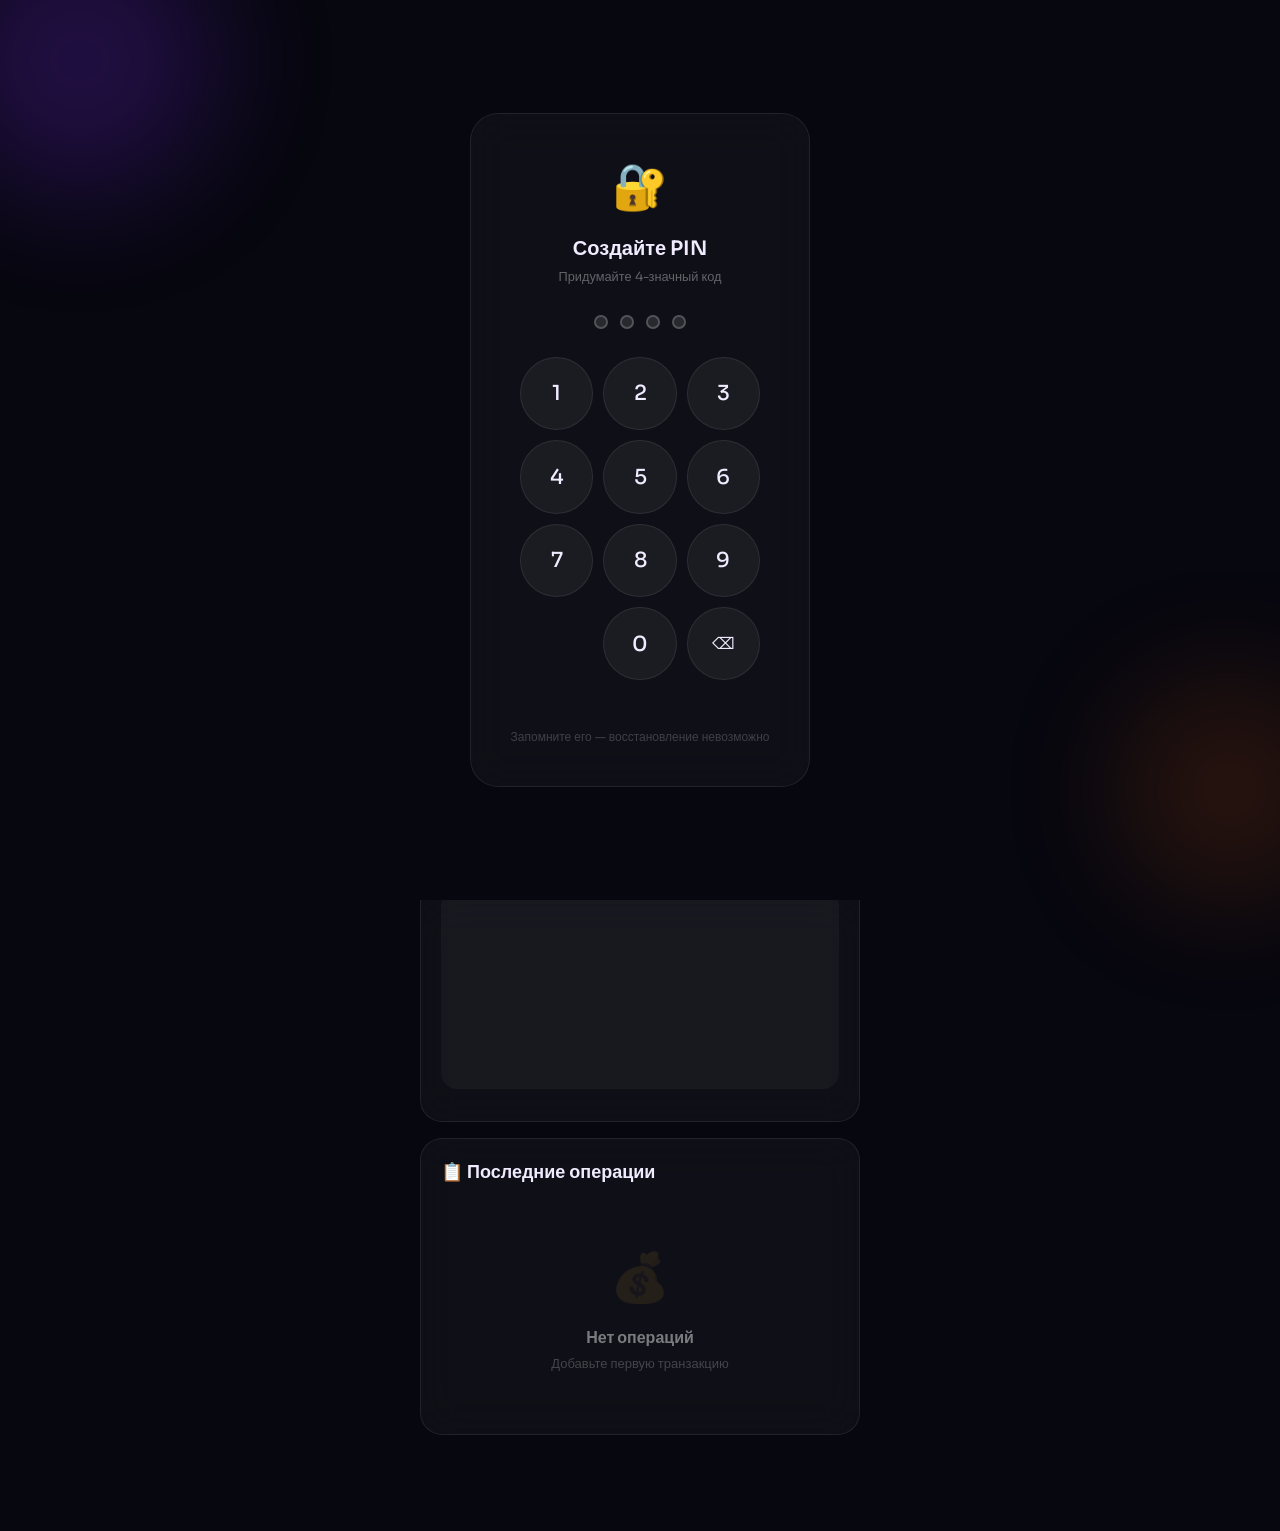
<file: finance.html>
<!DOCTYPE html>
<html lang="ru">
<head>
  <script src="auth.js"></script>
  <script src="pwa.js"></script>
  <meta charset="UTF-8" />
  <meta name="viewport" content="width=device-width, initial-scale=1.0, maximum-scale=1.0, user-scalable=no, viewport-fit=cover" />
  <meta name="theme-color" content="#07070f" />
  <meta name="apple-mobile-web-app-capable" content="yes" />
  <meta name="apple-mobile-web-app-status-bar-style" content="black-translucent" />
  <title>Life Dashboard — Финансы</title>
  <link rel="preconnect" href="https://fonts.googleapis.com" />
  <link rel="preconnect" href="https://fonts.gstatic.com" crossorigin />
  <link href="https://fonts.googleapis.com/css2?family=Sora:wght@300;400;500;600;700&display=swap" rel="stylesheet" />
  <style>
    :root {
      --bg-base: #07070f;
      --bg-surface: rgba(255,255,255,0.035);
      --bg-surface-md: rgba(255,255,255,0.055);
      --bg-input: rgba(255,255,255,0.05);
      --border: rgba(255,255,255,0.08);
      --border-md: rgba(255,255,255,0.13);
      --text-primary: #f0ebff;
      --text-secondary: rgba(255,255,255,0.45);
      --text-muted: rgba(255,255,255,0.22);
      --accent: #7c3aed;
      --accent-light: #c4b5fd;
      --accent-glow: rgba(124,58,237,0.35);
      --success: #34d399; --success-bg: rgba(52,211,153,0.12);
      --danger: #f87171;  --danger-bg: rgba(248,113,113,0.12);
      --warning: #fbbf24; --warning-bg: rgba(245,158,11,0.12);
      --orb-finance-1: #92400e; --orb-finance-2: #7c3aed;
      --radius-sm: 10px; --radius-md: 16px; --radius-lg: 22px; --radius-xl: 28px;
      --blur-md: blur(20px); --blur-lg: blur(40px);
      --transition: all 0.25s cubic-bezier(0.4,0,0.2,1);
      --safe-bottom: env(safe-area-inset-bottom, 20px);
      --font-main: 'Sora', -apple-system, BlinkMacSystemFont, sans-serif;
    }
    *, *::before, *::after { box-sizing: border-box; margin: 0; padding: 0; -webkit-tap-highlight-color: transparent; }
    html { font-size: 16px; scroll-behavior: smooth; }
    body { font-family: var(--font-main); background: var(--bg-base); color: var(--text-primary); min-height: 100vh; padding-bottom: calc(80px + var(--safe-bottom)); overflow-x: hidden; line-height: 1.5; }

    /* ── Background ── */
    .orb-container { position: fixed; inset: 0; pointer-events: none; z-index: 0; overflow: hidden; }
    .orb { position: absolute; border-radius: 50%; filter: blur(60px); opacity: 0.35; animation: floatOrb 18s ease-in-out infinite alternate; }
    .orb--1 { width: 320px; height: 320px; background: var(--orb-finance-1); top: -10%; left: -5%; animation-delay: -3s; }
    .orb--2 { width: 280px; height: 280px; background: var(--orb-finance-2); bottom: 15%; right: -8%; animation-delay: -8s; }
    .orb--3 { width: 200px; height: 200px; background: var(--accent); top: 40%; left: 50%; transform: translateX(-50%); opacity: 0.2; animation: pulseOrb 12s ease-in-out infinite; }
    @keyframes floatOrb { 0% { transform: translate(0,0) scale(1); } 100% { transform: translate(25px,-35px) scale(1.08); } }
    @keyframes pulseOrb { 0%,100% { opacity:.2; transform:translateX(-50%) scale(1); } 50% { opacity:.35; transform:translateX(-50%) scale(1.12); } }
    .stars { position: absolute; inset: 0; background-image: radial-gradient(1px 1px at 20px 30px,rgba(255,255,255,.3),transparent), radial-gradient(1px 1px at 80px 120px,rgba(255,255,255,.2),transparent), radial-gradient(1px 1px at 150px 60px,rgba(255,255,255,.25),transparent), radial-gradient(1px 1px at 220px 180px,rgba(255,255,255,.3),transparent); background-size: 300px 300px; animation: twinkle 20s linear infinite; }
    @keyframes twinkle { 0% { opacity:.6; } 50% { opacity:1; } 100% { opacity:.6; } }

    /* ── Glass Card ── */
    .glass-card { background: var(--bg-surface); backdrop-filter: var(--blur-md); -webkit-backdrop-filter: var(--blur-md); border: 1px solid var(--border); border-radius: var(--radius-lg); padding: 20px; margin-bottom: 16px; transition: var(--transition); }
    .glass-card:hover { border-color: var(--border-md); transform: translateY(-1px); }
    .glass-card--accent { border-color: var(--accent); box-shadow: 0 0 25px var(--accent-glow); }
    .glass-card--success { border-color: var(--success); background: var(--success-bg); }
    .glass-card--danger  { border-color: var(--danger);  background: var(--danger-bg);  }

    /* ── Typography ── */
    .page-title { font-size: 32px; font-weight: 700; letter-spacing: -.5px; background: linear-gradient(135deg,var(--text-primary),var(--accent-light)); -webkit-background-clip: text; -webkit-text-fill-color: transparent; margin-bottom: 4px; }
    .page-subtitle { color: var(--text-secondary); font-size: 14px; }
    .section-title { font-size: 18px; font-weight: 600; margin-bottom: 16px; display: flex; align-items: center; gap: 10px; }
    .metric-value { font-size: 36px; font-weight: 700; letter-spacing: -1px; }
    .metric-value--positive { color: var(--success); }
    .metric-value--negative { color: var(--danger); }
    .text-success { color: var(--success); }
    .text-danger  { color: var(--danger); }
    .text-muted   { color: var(--text-muted); }

    /* ── Buttons ── */
    .btn { display: inline-flex; align-items: center; justify-content: center; gap: 8px; padding: 14px 20px; border: 1px solid var(--border); border-radius: var(--radius-md); font-size: 15px; font-weight: 600; cursor: pointer; transition: var(--transition); background: var(--bg-surface-md); color: var(--text-primary); font-family: var(--font-main); }
    .btn:hover  { border-color: var(--border-md); }
    .btn:active { transform: scale(0.97); }
    .btn--primary { background: linear-gradient(135deg,var(--accent),#6d28d9); border-color: var(--accent); box-shadow: 0 4px 20px var(--accent-glow); }
    .btn--primary:hover { box-shadow: 0 6px 28px var(--accent-glow); }
    .btn--ghost   { background: transparent; border-color: var(--border); color: var(--text-secondary); }
    .btn--ghost:hover { background: var(--bg-surface); color: var(--text-primary); }
    .btn--success { background: var(--success); color: #07070f; border: none; box-shadow: 0 4px 20px rgba(52,211,153,.3); }
    .btn--danger  { background: var(--danger);  color: #07070f; border: none; box-shadow: 0 4px 20px rgba(248,113,113,.3); }
    .btn--icon    { width: 40px; height: 40px; padding: 0; border-radius: var(--radius-sm); font-size: 18px; }
    .btn--full    { width: 100%; }
    .btn--sm      { padding: 8px 14px; font-size: 13px; }

    /* ── Forms ── */
    .input, .select, .textarea { width: 100%; padding: 14px 16px; background: var(--bg-input); border: 1px solid var(--border); border-radius: var(--radius-md); color: var(--text-primary); font-size: 16px; font-family: var(--font-main); transition: var(--transition); }
    .input:focus, .select:focus, .textarea:focus { outline: none; border-color: var(--accent); box-shadow: 0 0 0 3px var(--accent-glow); }
    .input::placeholder { color: var(--text-muted); }
    .select { appearance: none; background-image: url("data:image/svg+xml,%3Csvg xmlns='http://www.w3.org/2000/svg' width='16' height='16' viewBox='0 0 24 24' fill='none' stroke='%239ca3af' stroke-width='2'%3E%3Cpolyline points='6 9 12 15 18 9'/%3E%3C/svg%3E"); background-repeat: no-repeat; background-position: right 14px center; }
    .select option { background: var(--bg-base); color: var(--text-primary); }
    .textarea { min-height: 70px; resize: vertical; }
    .form-group  { margin-bottom: 16px; }
    .form-label  { display: block; font-size: 14px; color: var(--text-secondary); margin-bottom: 8px; font-weight: 500; }

    /* ── Transaction list ── */
    .transaction-item { display: flex; align-items: center; gap: 12px; padding: 14px 0; border-bottom: 1px solid var(--border); }
    .transaction-item:last-child { border-bottom: none; }
    .transaction-icon { width: 40px; height: 40px; border-radius: var(--radius-md); background: var(--bg-surface); display: flex; align-items: center; justify-content: center; font-size: 18px; flex-shrink: 0; }
    .transaction-icon.income { background: var(--success-bg); }
    .transaction-icon.expense { background: var(--danger-bg); }
    .transaction-info { flex: 1; min-width: 0; }
    .transaction-title { font-weight: 600; font-size: 15px; margin-bottom: 2px; white-space: nowrap; overflow: hidden; text-overflow: ellipsis; }
    .transaction-meta  { font-size: 12px; color: var(--text-muted); }
    .transaction-amount { font-weight: 700; font-size: 16px; white-space: nowrap; }
    .transaction-amount.income { color: var(--success); }
    .transaction-amount.expense { color: var(--danger); }

    /* ── Stats grid ── */
    .stats-grid { display: grid; grid-template-columns: 1fr 1fr; gap: 12px; }
    .stat-card   { text-align: center; padding: 16px; }
    .stat-label  { font-size: 12px; color: var(--text-secondary); margin-bottom: 6px; }
    .stat-value  { font-size: 24px; font-weight: 700; }

    /* ── Empty state ── */
    .empty-state       { text-align: center; padding: 40px 20px; color: var(--text-muted); }
    .empty-state-icon  { font-size: 48px; margin-bottom: 12px; opacity: .4; }
    .empty-state-title { font-size: 16px; font-weight: 600; color: var(--text-secondary); margin-bottom: 4px; }

    /* ── Modals ── */
    .modal-overlay { position: fixed; inset: 0; background: rgba(7,7,15,.85); backdrop-filter: var(--blur-lg); -webkit-backdrop-filter: var(--blur-lg); z-index: 1000; display: none; align-items: flex-end; justify-content: center; }
    .modal-overlay.active { display: flex; }
    .modal { background: linear-gradient(180deg,var(--bg-surface-md) 0%,var(--bg-base) 100%); border: 1px solid var(--border-md); border-radius: var(--radius-xl) var(--radius-xl) 0 0; padding: 24px; width: 100%; max-width: 480px; max-height: 92vh; overflow-y: auto; animation: slideUp .3s ease; }
    @keyframes slideUp { from { transform: translateY(100%); } to { transform: translateY(0); } }
    .modal__header { display: flex; justify-content: space-between; align-items: center; margin-bottom: 20px; }
    .modal__title  { font-size: 20px; font-weight: 700; }
    .modal__close  { width: 36px; height: 36px; border-radius: var(--radius-sm); background: var(--bg-surface); border: 1px solid var(--border); color: var(--text-secondary); font-size: 20px; cursor: pointer; display: flex; align-items: center; justify-content: center; transition: var(--transition); }
    .modal__close:hover { color: var(--text-primary); border-color: var(--border-md); }

    /* ── Bottom nav ── */
    .bottom-nav { position: fixed; bottom: 0; left: 0; right: 0; background: rgba(7,7,15,.9); backdrop-filter: var(--blur-md); border-top: 1px solid var(--border); display: flex; justify-content: space-around; align-items: center; padding: 10px 0 calc(10px + var(--safe-bottom)); z-index: 100; }
    .nav-btn { display: flex; flex-direction: column; align-items: center; gap: 4px; text-decoration: none; color: var(--text-muted); padding: 8px 12px; border-radius: var(--radius-md); transition: var(--transition); font-size: 10px; font-weight: 600; background: transparent; border: none; cursor: pointer; }
    .nav-btn svg { width: 22px; height: 22px; stroke: currentColor; stroke-width: 2; fill: none; }
    .nav-btn.active { color: var(--accent); }
    .nav-btn.active svg { stroke-width: 2.5; filter: drop-shadow(0 0 8px var(--accent-glow)); }

    /* ── Notification ── */
    .notification { position: fixed; top: 20px; left: 50%; transform: translateX(-50%) translateY(-100px); background: linear-gradient(135deg,var(--accent),#6d28d9); color: #fff; padding: 12px 24px; border-radius: var(--radius-lg); font-weight: 600; font-size: 14px; z-index: 2000; transition: transform .3s cubic-bezier(.4,0,.2,1); box-shadow: 0 8px 30px var(--accent-glow); white-space: nowrap; }
    .notification.show { transform: translateX(-50%) translateY(0); }
    .notification--success { background: linear-gradient(135deg,var(--success),#10b981); box-shadow: 0 8px 30px rgba(52,211,153,.3); }
    .notification--danger  { background: linear-gradient(135deg,var(--danger),#ef4444);  box-shadow: 0 8px 30px rgba(248,113,113,.3); }

    .divider { height: 1px; background: var(--border); margin: 16px 0; }

    /* ============================================================
       WISHLIST — HEADER ENTRY BUTTON
       ============================================================ */
    .wl-open-btn {
      position: relative;
      width: 44px; height: 44px;
      background: var(--bg-surface); border: 1px solid var(--border);
      border-radius: var(--radius-sm); font-size: 22px; cursor: pointer;
      display: flex; align-items: center; justify-content: center;
      transition: var(--transition); flex-shrink: 0; color: var(--text-primary);
    }
    .wl-open-btn:hover { border-color: var(--accent); box-shadow: 0 0 16px var(--accent-glow); }
    .wl-open-btn:active { transform: scale(0.95); }
    /* Red dot if list has items */
    .wl-open-btn .wl-dot {
      position: absolute; top: 7px; right: 7px;
      width: 8px; height: 8px; border-radius: 50%;
      background: var(--danger); border: 2px solid var(--bg-base);
      display: none;
    }
    .wl-open-btn .wl-dot.visible { display: block; }

    /* ============================================================
       WISHLIST — FULL-SCREEN SLIDE PANEL
       ============================================================ */
    #wishlist-panel {
      position: fixed; inset: 0; z-index: 500;
      background: var(--bg-base);
      transform: translateX(102%);
      transition: transform .38s cubic-bezier(0.2,0.8,0.2,1);
      overflow-y: auto; overflow-x: hidden;
      padding-bottom: calc(80px + var(--safe-bottom));
    }
    #wishlist-panel.open { transform: translateX(0); }

    /* Ambient orbs inside panel */
    .wl-orb { position: fixed; border-radius: 50%; filter: blur(80px); pointer-events: none; }
    .wl-orb-1 { width: 280px; height: 280px; background: #92400e; opacity: .22; top: -80px; left: -60px; }
    .wl-orb-2 { width: 240px; height: 240px; background: #7c3aed; opacity: .18; bottom: 120px; right: -60px; }

    /* Sticky header */
    .wl-header {
      position: sticky; top: 0; z-index: 10;
      background: rgba(7,7,15,.92);
      backdrop-filter: blur(24px); -webkit-backdrop-filter: blur(24px);
      border-bottom: 1px solid var(--border);
    }
    .wl-header-row {
      display: flex; align-items: center; gap: 12px;
      padding: 20px 20px 14px;
    }
    .wl-back {
      width: 38px; height: 38px; border-radius: var(--radius-sm);
      background: var(--bg-surface); border: 1px solid var(--border);
      color: var(--text-primary); font-size: 20px; cursor: pointer;
      display: flex; align-items: center; justify-content: center;
      flex-shrink: 0; transition: var(--transition);
    }
    .wl-back:hover { border-color: var(--border-md); }
    .wl-title { font-size: 22px; font-weight: 700; flex: 1; }
    .wl-badge {
      background: var(--accent); color: #fff;
      padding: 4px 12px; border-radius: 20px;
      font-size: 13px; font-weight: 700; min-width: 28px; text-align: center;
    }

    /* Filter pills */
    .wl-filters { display: flex; gap: 8px; overflow-x: auto; scrollbar-width: none; padding: 0 20px 14px; }
    .wl-filters::-webkit-scrollbar { display: none; }
    .fp {
      flex: 0 0 auto; padding: 7px 14px;
      background: var(--bg-surface); border: 1px solid var(--border);
      color: var(--text-muted); border-radius: 20px; font-size: 13px;
      font-weight: 600; cursor: pointer; white-space: nowrap;
      transition: var(--transition); font-family: var(--font-main);
    }
    .fp:hover { border-color: var(--border-md); color: var(--text-secondary); }
    .fp.fp-all.active  { background: rgba(124,58,237,.2); border-color: var(--accent);       color: var(--accent-light); }
    .fp.fp-need.active { background: var(--danger-bg);   border-color: var(--danger);        color: var(--danger);       }
    .fp.fp-want.active { background: var(--warning-bg);  border-color: var(--warning);       color: var(--warning);      }
    .fp.fp-like.active { background: rgba(124,58,237,.15); border-color: var(--accent-light); color: var(--accent-light); }

    /* Summary strip */
    .wl-stats { display: flex; gap: 10px; padding: 14px 16px 4px; }
    .wl-stat  { flex: 1; background: var(--bg-surface); border: 1px solid var(--border); border-radius: var(--radius-md); padding: 12px 8px; text-align: center; }
    .wl-stat__label { font-size: 10px; color: var(--text-muted); margin-bottom: 4px; line-height: 1.3; }
    .wl-stat__value { font-size: 18px; font-weight: 700; }

    /* Product grid — 2 columns */
    .wl-grid { display: grid; grid-template-columns: 1fr 1fr; gap: 12px; padding: 12px 16px 24px; }

    /* Product card */
    .wish-card {
      background: var(--bg-surface); border: 1px solid var(--border);
      border-radius: var(--radius-lg); overflow: hidden;
      cursor: pointer; transition: var(--transition);
      display: flex; flex-direction: column;
    }
    .wish-card:hover  { border-color: var(--border-md); transform: translateY(-3px); box-shadow: 0 10px 28px rgba(0,0,0,.35); }
    .wish-card:active { transform: scale(0.97); }

    .wish-card__img {
      aspect-ratio: 3/4; background: var(--bg-surface-md);
      position: relative; overflow: hidden;
      display: flex; align-items: center; justify-content: center;
    }
    .wish-card__img img { width: 100%; height: 100%; object-fit: cover; display: block; }
    .wish-card__ph { font-size: 3.2rem; opacity: .22; }

    /* Priority badge overlay */
    .wish-card__pri {
      position: absolute; top: 8px; left: 8px;
      padding: 3px 8px; border-radius: 8px;
      font-size: 10px; font-weight: 700; letter-spacing: .04em; text-transform: uppercase;
      backdrop-filter: blur(6px); -webkit-backdrop-filter: blur(6px);
    }
    .wish-card__pri--need { background: rgba(248,113,113,.88); color: #fff; }
    .wish-card__pri--want { background: rgba(251,191,36,.88);  color: #1a1200; }
    .wish-card__pri--like { background: rgba(124,58,237,.85);  color: #fff; }

    .wish-card__del {
      position: absolute; top: 8px; right: 8px;
      width: 26px; height: 26px; border-radius: 50%;
      background: rgba(7,7,15,.72); backdrop-filter: blur(4px);
      border: none; color: var(--text-secondary); font-size: 11px;
      cursor: pointer; display: flex; align-items: center; justify-content: center;
      transition: var(--transition); z-index: 2;
    }
    .wish-card__del:hover { background: var(--danger); color: #fff; }

    .wish-card__link {
      position: absolute; bottom: 8px; right: 8px;
      width: 26px; height: 26px; border-radius: 50%;
      background: rgba(7,7,15,.72); backdrop-filter: blur(4px);
      color: var(--accent-light); font-size: 13px;
      display: flex; align-items: center; justify-content: center;
      text-decoration: none; z-index: 2; transition: var(--transition);
    }
    .wish-card__link:hover { background: var(--accent); color: #fff; }

    .wish-card__body { padding: 10px; flex: 1; display: flex; flex-direction: column; gap: 3px; }
    .wish-card__name  { font-size: 12px; font-weight: 600; color: var(--text-primary); line-height: 1.35; overflow: hidden; display: -webkit-box; -webkit-line-clamp: 2; -webkit-box-orient: vertical; }
    .wish-card__desc  { font-size: 10px; color: var(--text-muted); white-space: nowrap; overflow: hidden; text-overflow: ellipsis; }
    .wish-card__price { font-size: 15px; font-weight: 700; color: var(--success); margin-top: auto; padding-top: 4px; }
    .wish-card__no-price { font-size: 11px; color: var(--text-muted); margin-top: auto; padding-top: 4px; }

    /* Edit button on card */
    .wish-card__edit {
      position: absolute; bottom: 8px; left: 8px;
      width: 26px; height: 26px; border-radius: 50%;
      background: rgba(7,7,15,.72); backdrop-filter: blur(4px);
      border: none; color: var(--accent-light); font-size: 11px;
      cursor: pointer; display: flex; align-items: center; justify-content: center;
      transition: var(--transition); z-index: 2;
    }
    .wish-card__edit:hover { background: var(--accent); color: #fff; }

    /* Price row with change indicator */
    .wish-card__price-row { display: flex; align-items: baseline; gap: 5px; margin-top: auto; padding-top: 4px; flex-wrap: wrap; }
    .wish-card__price     { font-size: 15px; font-weight: 700; color: var(--success); }
    .wish-card__price-old { font-size: 11px; color: var(--text-muted); text-decoration: line-through; }
    .wish-card__price-up   { font-size: 10px; font-weight: 700; color: var(--danger);  background: var(--danger-bg);  padding: 2px 5px; border-radius: 6px; }
    .wish-card__price-down { font-size: 10px; font-weight: 700; color: var(--success); background: var(--success-bg); padding: 2px 5px; border-radius: 6px; }

    /* Refresh spinner inside card */
    .wish-card__spin {
      position: absolute; inset: 0; background: rgba(7,7,15,.55);
      backdrop-filter: blur(3px); display: flex; align-items: center;
      justify-content: center; font-size: 22px; z-index: 4;
      border-radius: var(--radius-lg); animation: spinAnim 1s linear infinite;
    }
    @keyframes spinAnim { to { transform: rotate(360deg); } }

    /* Last-updated micro-text */
    .wish-card__updated { font-size: 9px; color: var(--text-muted); margin-top: 2px; }

    /* Refresh-all button inside panel header */
    .wl-refresh-btn {
      width: 34px; height: 34px; border-radius: var(--radius-sm);
      background: var(--bg-surface); border: 1px solid var(--border);
      color: var(--text-secondary); font-size: 16px; cursor: pointer;
      display: flex; align-items: center; justify-content: center;
      transition: var(--transition); flex-shrink: 0;
    }
    .wl-refresh-btn:hover  { border-color: var(--accent); color: var(--accent-light); }
    .wl-refresh-btn.spinning { animation: spinAnim .9s linear infinite; }

    /* Fetch status under link input */
    .fetch-status {
      font-size: 12px; min-height: 18px; margin-top: 5px; padding-left: 2px;
      transition: opacity .25s;
    }
    .fetch-status--loading { color: var(--accent-light); }
    .fetch-status--ok      { color: var(--success); }
    .fetch-status--err     { color: var(--danger); }

    /* ── Wishlist FAB ── */
    #wl-fab {
      position: fixed; bottom: calc(80px + var(--safe-bottom) + 18px); right: 20px;
      width: 58px; height: 58px; border-radius: 50%;
      background: linear-gradient(135deg,var(--accent),#5b21b6);
      border: none; color: #fff; font-size: 28px;
      cursor: pointer; box-shadow: 0 6px 24px var(--accent-glow);
      display: none; align-items: center; justify-content: center;
      z-index: 510; transition: transform .25s cubic-bezier(.4,0,.2,1), box-shadow .25s;
    }
    #wl-fab.visible { display: flex; }
    #wl-fab:hover  { transform: scale(1.12) rotate(90deg); box-shadow: 0 10px 32px var(--accent-glow); }
    #wl-fab:active { transform: scale(0.94); }

    /* ============================================================
       WISHLIST ADD / EDIT MODAL EXTRAS
       ============================================================ */
    .img-upload-zone {
      border: 2px dashed var(--border); border-radius: var(--radius-md);
      background: var(--bg-input); cursor: pointer; transition: var(--transition);
      min-height: 110px; display: flex; flex-direction: column;
      align-items: center; justify-content: center; gap: 8px;
      overflow: hidden; padding: 18px;
    }
    .img-upload-zone:hover { border-color: var(--accent); }
    .img-upload-zone.has-img { padding: 6px; min-height: unset; }
    .img-upload-zone img { width: 100%; max-height: 190px; object-fit: contain; border-radius: var(--radius-sm); display: block; }
    .upload-ico  { font-size: 28px; opacity: .45; }
    .upload-hint { font-size: 13px; color: var(--text-muted); text-align: center; }

    /* Priority selector */
    .pri-list { display: flex; flex-direction: column; gap: 8px; }
    .pri-opt {
      display: flex; align-items: center; gap: 12px; padding: 13px 14px;
      background: var(--bg-input); border: 2px solid var(--border);
      border-radius: var(--radius-md); cursor: pointer; transition: var(--transition);
    }
    .pri-opt:hover { border-color: var(--border-md); }
    .pri-opt.s-need { border-color: var(--danger);       background: var(--danger-bg);        }
    .pri-opt.s-want { border-color: var(--warning);      background: var(--warning-bg);       }
    .pri-opt.s-like { border-color: var(--accent-light); background: rgba(124,58,237,.1);     }
    .pri-opt__ico   { font-size: 22px; flex-shrink: 0; }
    .pri-opt__lbl   { font-weight: 600; font-size: 14px; }
    .pri-opt__sub   { font-size: 11px; color: var(--text-muted); margin-top: 1px; }

    @media (min-width: 481px) { .container { max-width: 480px; margin: 0 auto; } }
    @media (prefers-reduced-motion: reduce) { *, *::before, *::after { animation-duration: .01ms !important; transition-duration: .01ms !important; } }
  </style>
</head>
<body>

<!-- COSMOS BACKGROUND -->
<div class="orb-container">
  <div class="orb orb--1"></div>
  <div class="orb orb--2"></div>
  <div class="orb orb--3"></div>
  <div class="stars"></div>
</div>

<div class="notification" id="notification">Действие выполнено</div>

<!-- HEADER — wishlist 🛍️ icon top-right -->
<header class="container" style="padding:24px 20px 0;">
  <div style="display:flex;justify-content:space-between;align-items:flex-start;margin-bottom:4px;">
    <div>
      <h1 class="page-title">Финансы</h1>
      <p class="page-subtitle" style="margin-bottom:24px;">Контроль доходов и расходов</p>
    </div>
    <div style="margin-top:6px;">
      <button class="wl-open-btn" id="openWlBtn" title="Список желаний">
        🛍️
        <span class="wl-dot" id="wlDot"></span>
      </button>
    </div>
  </div>
</header>

<!-- MAIN FINANCE CONTENT -->
<main class="container" style="padding:0 20px;">

  <!-- Balance -->
  <div class="glass-card glass-card--accent" style="text-align:center;padding:24px;">
    <div style="font-size:14px;color:var(--text-secondary);margin-bottom:8px;">Текущий баланс</div>
    <div class="metric-value" id="balance-value">0 ₽</div>
    <div style="margin-top:16px;display:flex;gap:12px;justify-content:center;">
      <button class="btn btn--success" style="flex:1;" onclick="window.openTransactionModal('income')">➕ Доход</button>
      <button class="btn btn--danger"  style="flex:1;" onclick="window.openTransactionModal('expense')">➖ Расход</button>
    </div>
  </div>

  <!-- Calendar -->
  <div class="glass-card">
    <div class="section-title">📅 Календарь</div>
    <div style="display:flex;justify-content:space-between;align-items:center;margin-bottom:12px;">
      <button class="btn btn--ghost btn--sm" id="calPrev">◀</button>
      <span id="calMonthLabel" style="font-weight:500;font-size:.95rem;"></span>
      <button class="btn btn--ghost btn--sm" id="calNext">▶</button>
    </div>
    <div id="financeCalendar" style="display:grid;grid-template-columns:repeat(7,1fr);gap:4px;"></div>
    <div id="dayDetails" class="glass-card" style="display:none;margin-top:12px;background:var(--bg-surface-md);">
      <div style="display:flex;justify-content:space-between;align-items:center;margin-bottom:10px;">
        <span id="dayDetailsTitle" style="font-weight:600;"></span>
        <button class="btn btn--ghost btn--sm" onclick="window.closeDayDetails()">✕</button>
      </div>
      <div id="dayTransactions"></div>
      <div class="divider"></div>
      <div style="display:flex;justify-content:space-between;font-size:.9rem;">
        <span style="color:var(--success);">Доход: <b id="dayIncome">0 ₽</b></span>
        <span style="color:var(--danger);">Расход: <b id="dayExpense">0 ₽</b></span>
      </div>
    </div>
  </div>

  <!-- Monthly stats -->
  <div class="stats-grid">
    <div class="glass-card stat-card glass-card--success">
      <div class="stat-label">Доход за месяц</div>
      <div class="stat-value text-success" id="month-income">0 ₽</div>
    </div>
    <div class="glass-card stat-card glass-card--danger">
      <div class="stat-label">Расход за месяц</div>
      <div class="stat-value text-danger" id="month-expense">0 ₽</div>
    </div>
  </div>

  <!-- Analytics -->
  <div class="glass-card">
    <div class="section-title">📊 Аналитика</div>
    <div style="display:flex;gap:8px;margin-bottom:12px;flex-wrap:wrap;">
      <button class="btn btn--ghost btn--sm" id="analyticsByCategory">По категориям</button>
      <button class="btn btn--ghost btn--sm" id="analyticsByProduct">По продуктам</button>
      <button class="btn btn--ghost btn--sm" id="analyticsTop">Топ трат</button>
    </div>
    <canvas id="analyticsChart" style="width:100%;height:200px;background:var(--bg-surface);border-radius:var(--radius-md);display:block;"></canvas>
    <div id="analyticsSummary" style="margin-top:12px;font-size:.85rem;color:var(--text-secondary);"></div>
    <div id="analyticsList"   style="margin-top:8px;max-height:150px;overflow-y:auto;"></div>
  </div>

  <!-- Transactions list -->
  <div class="glass-card">
    <div class="section-title">📋 Последние операции</div>
    <div id="transactions-list"></div>
  </div>

</main>

<!-- ═══════════════════════════════════════════
     TRANSACTION MODAL
═══════════════════════════════════════════ -->
<div class="modal-overlay" id="modal-transaction">
  <div class="modal">
    <div class="modal__header">
      <h2 class="modal__title" id="modal-transaction-title">Новая транзакция</h2>
      <button class="modal__close" onclick="window.closeModal('modal-transaction')">✕</button>
    </div>
    <form id="form-transaction">
      <input type="hidden" id="tx-type" name="type" value="expense">
      <div class="form-group">
        <label class="form-label">Сумма *</label>
        <input class="input" type="number" id="tx-amount" name="amount" placeholder="0" min="0.01" step="0.01" required>
      </div>
      <div class="form-group">
        <label class="form-label">Категория *</label>
        <select class="select" id="tx-category" name="category" required>
          <option value="">Выберите категорию</option>
        </select>
      </div>
      <div class="form-group">
        <label class="form-label">Заметка</label>
        <textarea class="textarea" id="tx-note" name="note" placeholder="Комментарий..."></textarea>
      </div>
      <div class="form-group">
        <label class="form-label">Дата *</label>
        <input class="input" type="date" id="tx-date" name="date" required>
      </div>
      <details style="margin-bottom:16px;">
        <summary style="cursor:pointer;color:var(--accent-light);font-size:.85rem;padding:6px 0;">🛒 Добавить продукты (необязательно)</summary>
        <div style="margin-top:10px;" id="productsContainer"></div>
        <button type="button" class="btn btn--ghost btn--sm btn--full" id="addProductBtn" style="margin-top:8px;">+ Продукт</button>
      </details>
      <button type="submit" class="btn btn--primary btn--full">💾 Сохранить</button>
    </form>
  </div>
</div>

<!-- ═══════════════════════════════════════════
     WISHLIST PANEL  (full-screen slide-in)
═══════════════════════════════════════════ -->
<div id="wishlist-panel">
  <div class="wl-orb wl-orb-1"></div>
  <div class="wl-orb wl-orb-2"></div>

  <div class="wl-header">
    <div class="wl-header-row">
      <button class="wl-back" id="closeWlBtn">←</button>
      <span class="wl-title">🛍️ Список желаний</span>
      <button class="wl-refresh-btn" id="wlRefreshBtn" title="Обновить цены">↻</button>
      <span class="wl-badge" id="wlCount">0</span>
    </div>
    <div class="wl-filters">
      <button class="fp fp-all active" data-f="all">Все</button>
      <button class="fp fp-need"       data-f="need">🔴 Нужен</button>
      <button class="fp fp-want"       data-f="want">🟡 Желаю</button>
      <button class="fp fp-like"       data-f="like">💜 Нравится</button>
    </div>
  </div>

  <!-- Summary strip -->
  <div class="wl-stats">
    <div class="wl-stat">
      <div class="wl-stat__label">Товаров</div>
      <div class="wl-stat__value" id="wlStatCount" style="color:var(--accent-light);">0</div>
    </div>
    <div class="wl-stat">
      <div class="wl-stat__label">Итого стоимость</div>
      <div class="wl-stat__value" id="wlStatTotal" style="color:var(--success);">0 ₽</div>
    </div>
    <div class="wl-stat">
      <div class="wl-stat__label">Нужно срочно</div>
      <div class="wl-stat__value" id="wlStatNeed" style="color:var(--danger);">0</div>
    </div>
  </div>

  <!-- 2-column product grid -->
  <div class="wl-grid" id="wlGrid"></div>

  <div id="wlEmpty" class="empty-state" style="display:none;">
    <div class="empty-state-icon">🛍️</div>
    <div class="empty-state-title">Список желаний пуст</div>
    <div style="font-size:13px;color:var(--text-muted);margin-top:6px;">Нажмите «+» чтобы добавить товар</div>
  </div>
</div>

<!-- WISHLIST FAB -->
<button id="wl-fab" title="Добавить товар">+</button>

<!-- ═══════════════════════════════════════════
     WISHLIST ADD / EDIT MODAL
═══════════════════════════════════════════ -->
<div class="modal-overlay" id="modal-wl">
  <div class="modal" style="max-height:93vh;">
    <div class="modal__header">
      <h2 class="modal__title" id="wlModalTitle">✨ Добавить товар</h2>
      <button class="modal__close" onclick="window.closeWlModal()">✕</button>
    </div>

    <!-- Link (FIRST — auto-fills everything else) -->
    <div class="form-group">
      <label class="form-label">🔗 Ссылка на маркетплейс</label>
      <input class="input" type="url" id="wlLink" placeholder="Вставьте ссылку с Wildberries / Ozon…" autocomplete="off">
      <div class="fetch-status" id="wlFetchStatus"></div>
    </div>

    <!-- Photo upload -->
    <div class="form-group">
      <label class="form-label">Фото товара <span style="color:var(--text-muted);font-weight:400;">(заполняется автоматически)</span></label>
      <div class="img-upload-zone" id="imgZone" onclick="document.getElementById('wlImgFile').click()">
        <div id="imgZoneContent">
          <div class="upload-ico">📷</div>
          <div class="upload-hint">Нажмите для загрузки или вставьте ссылку выше</div>
        </div>
      </div>
      <input type="file" id="wlImgFile" accept="image/*" style="display:none;">
    </div>

    <!-- Name -->
    <div class="form-group">
      <label class="form-label">Название *</label>
      <input class="input" type="text" id="wlName" placeholder="Название товара..." maxlength="120">
    </div>

    <!-- Price (half-width) -->
    <div class="form-group" style="max-width:180px;">
      <label class="form-label">Цена, ₽</label>
      <input class="input" type="number" id="wlPrice" placeholder="0" min="0" step="0.01">
    </div>

    <!-- Description -->
    <div class="form-group">
      <label class="form-label">Описание</label>
      <textarea class="textarea" id="wlDesc" placeholder="Заметка о товаре..." style="min-height:60px;"></textarea>
    </div>

    <!-- Priority -->
    <div class="form-group">
      <label class="form-label">Приоритет покупки *</label>
      <div class="pri-list">
        <div class="pri-opt" data-p="need">
          <span class="pri-opt__ico">🔴</span>
          <div>
            <div class="pri-opt__lbl">Нужен</div>
            <div class="pri-opt__sub">Обязательная покупка</div>
          </div>
        </div>
        <div class="pri-opt" data-p="want">
          <span class="pri-opt__ico">🟡</span>
          <div>
            <div class="pri-opt__lbl">Есть желание</div>
            <div class="pri-opt__sub">Хочу, но не срочно</div>
          </div>
        </div>
        <div class="pri-opt" data-p="like">
          <span class="pri-opt__ico">💜</span>
          <div>
            <div class="pri-opt__lbl">Просто понравилось</div>
            <div class="pri-opt__sub">На заметку</div>
          </div>
        </div>
      </div>
    </div>

    <button class="btn btn--primary btn--full" onclick="window.saveWlItem()" style="margin-top:4px;">💾 Сохранить</button>
  </div>
</div>

<!-- BOTTOM NAV -->
<nav class="bottom-nav">
  <a href="tasks.html" class="nav-btn">
    <svg viewBox="0 0 24 24"><path d="M9 11l3 3L22 4"/><path d="M21 12v7a2 2 0 0 1-2 2H5a2 2 0 0 1-2-2V5a2 2 0 0 1 2-2h11"/></svg>
    <span>Задачи</span>
  </a>
  <a href="journal.html" class="nav-btn">
    <svg viewBox="0 0 24 24"><path d="M4 19.5A2.5 2.5 0 0 1 6.5 17H20"/><path d="M6.5 2H20v20H6.5A2.5 2.5 0 0 1 4 19.5v-15A2.5 2.5 0 0 1 6.5 2z"/></svg>
    <span>Дневник</span>
  </a>
  <a href="habits.html" class="nav-btn">
    <svg viewBox="0 0 24 24"><circle cx="12" cy="12" r="10"/><polyline points="12 6 12 12 16 14"/></svg>
    <span>Привычки</span>
  </a>
  <a href="finance.html" class="nav-btn active">
    <svg viewBox="0 0 24 24"><line x1="12" y1="1" x2="12" y2="23"/><path d="M17 5H9.5a3.5 3.5 0 0 0 0 7h5a3.5 3.5 0 0 1 0 7H6"/></svg>
    <span>Финансы</span>
  </a>
  <a href="health.html" class="nav-btn">
    <svg viewBox="0 0 24 24"><path d="M20.84 4.61a5.5 5.5 0 0 0-7.78 0L12 5.67l-1.06-1.06a5.5 5.5 0 0 0-7.78 7.78l1.06 1.06L12 21.23l7.78-7.78 1.06-1.06a5.5 5.5 0 0 0 0-7.78z"/></svg>
    <span>Здоровье</span>
  </a>
</nav>

<!-- ═══════════════════════════════════════════
     SCRIPT
═══════════════════════════════════════════ -->
<script src="storage.js"></script>
<script>
(function () {
  'use strict';

  /* ── Utilities ── */
  const $  = s => document.querySelector(s);
  const $$ = s => document.querySelectorAll(s);
  const esc = s => String(s).replace(/[&<>"']/g, m => ({'&':'&amp;','<':'&lt;','>':'&gt;','"':'&quot;',"'":'&#039;'}[m]));
  const fmt = n => new Intl.NumberFormat('ru-RU',{style:'currency',currency:'RUB',maximumFractionDigits:0}).format(n);
  const fmtShort = d => d ? new Date(d).toLocaleDateString('ru-RU',{day:'numeric',month:'short'}) : '';
  const save = (k,v) => { try { localStorage.setItem(k,JSON.stringify(v)); } catch { notify('Хранилище заполнено!','danger'); } };
  const load = (k,def) => { try { return JSON.parse(localStorage.getItem(k))||def; } catch { return def; } };
  const notify = (msg,type='') => {
    const n = $('#notification'); if(!n) return;
    n.textContent = msg;
    n.className = 'notification'+(type?' notification--'+type:'');
    n.classList.add('show');
    setTimeout(()=>n.classList.remove('show'), 2600);
  };

  /* ── Finance state ── */
  const CATS = {
    income:  ['Зарплата','Подарок','Подработка','Инвестиции','Другое'],
    expense: ['Еда','Транспорт','Развлечения','Жильё','Здоровье','Одежда','Другое']
  };
  const ICONS = {
    'Зарплата':'💼','Подарок':'🎁','Подработка':'💻','Инвестиции':'📈','Другое':'🔹',
    'Еда':'🍽️','Транспорт':'🚗','Развлечения':'🎬','Жильё':'🏠','Здоровье':'🏥','Одежда':'👕'
  };
  let state = load('lifeDashboard_finance',{transactions:[]});

  /* ── Finance render ── */
  function calcBalance() { return state.transactions.reduce((s,t)=>s+(t.type==='income'?t.amount:-t.amount),0); }
  function calcMonthly(type) {
    const now=new Date(),m=now.getMonth(),y=now.getFullYear();
    return state.transactions.filter(t=>{const d=new Date(t.date);return t.type===type&&d.getMonth()===m&&d.getFullYear()===y;}).reduce((s,t)=>s+t.amount,0);
  }
  function renderAll() { renderBalance(); renderStats(); renderTx(); }
  function renderBalance() {
    const el=$('#balance-value'); if(!el) return;
    const b=calcBalance(); el.textContent=fmt(b);
    el.className='metric-value '+(b>=0?'metric-value--positive':'metric-value--negative');
  }
  function renderStats() {
    const i=$('#month-income'),e=$('#month-expense');
    if(i) i.textContent=fmt(calcMonthly('income'));
    if(e) e.textContent=fmt(calcMonthly('expense'));
  }
  function renderTx() {
    const list=$('#transactions-list'); if(!list) return;
    const sorted=[...state.transactions].sort((a,b)=>new Date(b.date)-new Date(a.date));
    if(!sorted.length){
      list.innerHTML='<div class="empty-state"><div class="empty-state-icon">💰</div><div class="empty-state-title">Нет операций</div><div class="text-muted" style="font-size:13px;">Добавьте первую транзакцию</div></div>';
      return;
    }
    list.innerHTML = sorted.slice(0,30).map(t=>`
      <div class="transaction-item">
        <div class="transaction-icon ${t.type}">${ICONS[t.category]||'🔹'}</div>
        <div class="transaction-info">
          <div class="transaction-title">${esc(t.category)}</div>
          <div class="transaction-meta">${fmtShort(t.date)}${t.note?' · '+esc(t.note):''}${t.products&&t.products.length?' · 🛒 '+t.products.length+' товар(а)':''}</div>
        </div>
        <div class="transaction-amount ${t.type}">${t.type==='income'?'+':'−'}${fmt(t.amount)}</div>
        <button class="btn btn--danger btn--icon btn--sm" onclick="window.deleteTx(${t.id})" style="margin-left:6px;font-size:14px;">🗑</button>
      </div>`).join('');
  }

  /* ── Transaction modal ── */
  function openTransactionModal(type='expense') {
    const m=$('#modal-transaction'); if(!m) return;
    $('#tx-type').value=type;
    $('#modal-transaction-title').textContent=type==='income'?'➕ Новый доход':'➖ Новый расход';
    const sel=$('#tx-category');
    sel.innerHTML='<option value="">Выберите категорию</option>'+CATS[type].map(c=>`<option value="${esc(c)}">${esc(c)}</option>`).join('');
    $('#tx-date').value=new Date().toISOString().split('T')[0];
    m.classList.add('active');
  }
  function closeModal(id) {
    const m=$(`#${id}`); if(!m) return;
    m.classList.remove('active');
    if(id==='modal-transaction'){$('#form-transaction')?.reset();$('#productsContainer').innerHTML='';}
  }
  function deleteTx(id) {
    if(!confirm('Удалить эту операцию?')) return;
    state.transactions=state.transactions.filter(t=>t.id!==id);
    save('lifeDashboard_finance',state); renderAll(); notify('Операция удалена','danger');
  }

  /* ── Calendar ── */
  let calMonth=new Date();
  function renderCalendar() {
    const grid=$('#financeCalendar'),label=$('#calMonthLabel'); if(!grid||!label) return;
    const y=calMonth.getFullYear(),m=calMonth.getMonth();
    label.textContent=new Date(y,m).toLocaleDateString('ru-RU',{month:'long',year:'numeric'});
    grid.innerHTML='';
    ['Пн','Вт','Ср','Чт','Пт','Сб','Вс'].forEach(d=>{
      const h=document.createElement('div');
      h.style.cssText='text-align:center;font-size:11px;color:var(--text-muted);padding:2px 0;';
      h.textContent=d; grid.appendChild(h);
    });
    const first=(new Date(y,m,1).getDay()+6)%7, days=new Date(y,m+1,0).getDate();
    const todayStr=new Date().toISOString().split('T')[0];
    for(let i=0;i<first;i++){grid.appendChild(document.createElement('div'));}
    for(let d=1;d<=days;d++){
      const ds=`${y}-${String(m+1).padStart(2,'0')}-${String(d).padStart(2,'0')}`;
      const dayTx=state.transactions.filter(t=>t.date===ds);
      const inc=dayTx.filter(t=>t.type==='income').reduce((s,t)=>s+t.amount,0);
      const exp=dayTx.filter(t=>t.type==='expense').reduce((s,t)=>s+t.amount,0);
      const el=document.createElement('div');
      el.className='glass-card';
      el.style.cssText=`padding:5px 3px;text-align:center;cursor:pointer;margin:0;border:1px solid ${ds===todayStr?'var(--accent)':'var(--border)'};`;
      el.innerHTML=`<div style="font-size:11px;font-weight:500;">${d}</div>${exp>0?`<div style="font-size:9px;color:var(--danger);">−${Math.round(exp)}</div>`:''}${inc>0?`<div style="font-size:9px;color:var(--success);">+${Math.round(inc)}</div>`:''}`;
      el.onclick=()=>showDay(ds,dayTx,inc,exp);
      grid.appendChild(el);
    }
  }
  function showDay(date,txList,inc,exp) {
    const p=$('#dayDetails'); if(!p) return;
    $('#dayDetailsTitle').textContent=new Date(date).toLocaleDateString('ru-RU',{day:'numeric',month:'long'});
    $('#dayIncome').textContent=fmt(inc); $('#dayExpense').textContent=fmt(exp);
    $('#dayTransactions').innerHTML=txList.length
      ? txList.map(t=>`<div style="padding:10px 0;border-bottom:1px solid var(--border);display:flex;justify-content:space-between;align-items:center;">
          <div>
            <div style="font-weight:500;font-size:.9rem;">${esc(t.category)}</div>
            ${t.note?`<div style="font-size:.75rem;color:var(--text-muted);">${esc(t.note)}</div>`:''}
            ${t.products&&t.products.length?`<div style="font-size:.75rem;color:var(--accent-light);margin-top:2px;">🛒 ${t.products.map(p=>esc(p.name)+': '+p.price+' ₽').join(', ')}</div>`:''}
          </div>
          <div style="font-weight:600;color:${t.type==='income'?'var(--success)':'var(--danger)'};">${t.type==='income'?'+':'−'}${fmt(t.amount)}</div>
        </div>`).join('')
      : '<div style="text-align:center;color:var(--text-muted);padding:12px;">Нет операций</div>';
    p.style.display='block';
  }

  /* ── Analytics ── */
  function drawBars(ctx,entries,color,w,h,label) {
    ctx.clearRect(0,0,w,h);
    if(!entries.length){ctx.fillStyle='rgba(255,255,255,.3)';ctx.font='13px sans-serif';ctx.textAlign='center';ctx.fillText('Нет данных',w/2,h/2);return;}
    const max=Math.max(...entries.map(e=>e[1]));
    const bw=(w-40)/entries.length-6;
    entries.forEach((e,i)=>{
      const bh=(e[1]/max)*130,x=20+i*(bw+6),y=152-bh;
      ctx.fillStyle=color; ctx.fillRect(x,y,bw,bh);
      ctx.fillStyle='rgba(255,255,255,.85)'; ctx.font='10px sans-serif'; ctx.textAlign='center';
      ctx.fillText(e[0].slice(0,8),x+bw/2,172);
      ctx.fillText(Math.round(e[1])+'₽',x+bw/2,y-4);
    });
    $('#analyticsSummary').textContent=label;
  }
  function initCanvas() {
    const canvas=$('#analyticsChart'); if(!canvas) return null;
    const dpr=window.devicePixelRatio||1, cw=canvas.offsetWidth||300, ch=200;
    canvas.width=cw*dpr; canvas.height=ch*dpr;
    const ctx=canvas.getContext('2d'); ctx.scale(dpr,dpr);
    return {ctx,w:cw,h:ch};
  }
  function drawCategoryAnalytics() {
    const r=initCanvas(); if(!r) return;
    const month=new Date().toISOString().slice(0,7);
    const byCat={};
    state.transactions.filter(t=>t.date.startsWith(month)&&t.type==='expense').forEach(t=>{byCat[t.category]=(byCat[t.category]||0)+t.amount;});
    const entries=Object.entries(byCat).sort((a,b)=>b[1]-a[1]).slice(0,5);
    drawBars(r.ctx,entries,'rgba(248,113,113,.7)',r.w,r.h,'Топ-5 категорий расходов за текущий месяц');
    $('#analyticsList').innerHTML=entries.map(e=>`<div style="display:flex;justify-content:space-between;padding:5px 0;border-bottom:1px solid var(--border);font-size:.85rem;"><span>${e[0]}</span><span style="color:var(--danger);font-weight:600;">${fmt(e[1])}</span></div>`).join('');
  }
  function drawProductAnalytics() {
    const r=initCanvas(); if(!r) return;
    const prod={};
    state.transactions.filter(t=>t.products&&t.products.length).forEach(t=>t.products.forEach(p=>{prod[p.name]=(prod[p.name]||0)+p.price;}));
    const entries=Object.entries(prod).sort((a,b)=>b[1]-a[1]).slice(0,5);
    drawBars(r.ctx,entries,'rgba(196,181,253,.7)',r.w,r.h,'Топ продуктов по сумме трат');
    $('#analyticsList').innerHTML=entries.map(e=>`<div style="display:flex;justify-content:space-between;padding:5px 0;border-bottom:1px solid var(--border);font-size:.85rem;"><span>${e[0]}</span><span style="color:var(--accent-light);font-weight:600;">${fmt(e[1])}</span></div>`).join('');
  }
  function drawTopAnalytics() {
    const r=initCanvas(); if(!r) return;
    const month=new Date().toISOString().slice(0,7);
    const mTx=state.transactions.filter(t=>t.date.startsWith(month)&&t.type==='expense');
    const mostExp=[...mTx].sort((a,b)=>b.amount-a.amount)[0];
    const freq={}; mTx.forEach(t=>{freq[t.category]=(freq[t.category]||0)+1;});
    const mostFreq=Object.entries(freq).sort((a,b)=>b[1]-a[1])[0];
    r.ctx.fillStyle='rgba(255,255,255,.25)'; r.ctx.font='13px sans-serif'; r.ctx.textAlign='center'; r.ctx.fillText('Топ трат в списке ниже',r.w/2,r.h/2);
    $('#analyticsSummary').innerHTML=`💸 Крупнейшая трата: <b>${mostExp?fmt(mostExp.amount)+' ('+mostExp.category+')':'—'}</b><br>🔁 Чаще всего: <b>${mostFreq?mostFreq[0]+' ('+mostFreq[1]+' раз)':'—'}</b>`;
    $('#analyticsList').innerHTML=mTx.slice().sort((a,b)=>b.amount-a.amount).slice(0,10).map(t=>`<div style="display:flex;justify-content:space-between;padding:5px 0;font-size:.85rem;border-bottom:1px solid var(--border);"><span>${esc(t.category)}${t.note?`<small style="color:var(--text-muted)"> · ${esc(t.note)}</small>`:''}</span><span style="color:var(--danger);">−${fmt(t.amount)}</span></div>`).join('');
  }

  /* ── Forms & Modals init ── */
  function initForms() {
    $('#form-transaction')?.addEventListener('submit', e => {
      e.preventDefault();
      const fd=new FormData(e.target), d=Object.fromEntries(fd.entries());
      if(!d.amount||!d.category||!d.date){notify('Заполните обязательные поля','danger');return;}
      const products=[];
      $$('#productsContainer .product-row').forEach(row=>{
        const n=row.querySelector('[name="prod_name"]').value.trim();
        const p=parseFloat(row.querySelector('[name="prod_price"]').value);
        if(n&&p) products.push({name:n,price:p});
      });
      state.transactions.push({id:Date.now(),type:d.type,amount:parseFloat(d.amount),category:d.category,note:(d.note||'').trim(),date:d.date,products});
      save('lifeDashboard_finance',state);
      closeModal('modal-transaction'); renderAll(); notify('Транзакция сохранена','success');
    });
    $('#addProductBtn')?.addEventListener('click',()=>{
      $('#productsContainer').insertAdjacentHTML('beforeend',`<div class="product-row" style="display:grid;grid-template-columns:2fr 1fr auto;gap:8px;margin-bottom:8px;align-items:center;"><input type="text" class="input" name="prod_name" placeholder="Продукт" style="padding:10px;font-size:.9rem;"><input type="number" class="input" name="prod_price" placeholder="₽" step="0.01" style="padding:10px;font-size:.9rem;"><button type="button" class="btn btn--danger btn--icon" onclick="this.closest('.product-row').remove()">✕</button></div>`);
    });
  }
  function initModals() {
    $$('.modal__close').forEach(b=>b.addEventListener('click',()=>closeModal(b.closest('.modal-overlay')?.id)));
    $$('.modal-overlay').forEach(m=>m.addEventListener('click',e=>{if(e.target===m)closeModal(m.id);}));
  }

  /* ════════════════════════════════════════════
     WISHLIST MODULE
     ════════════════════════════════════════════ */
  const WL_KEY = 'lifeDashboard_wishlist';
  let wlData           = {items:[]};   // заполняется асинхронно из IndexedDB при загрузке (см. boot())
  let wlFilter         = 'all';
  let wlEditId         = null;
  let wlImg            = null;   // base64 from user upload
  let wlImgUrl         = null;   // primary remote URL from marketplace
  let wlImgUrlFallback = null;   // secondary CDN URL (WB only)

  const PRI_ORDER  = {need:0, want:1, like:2};
  const PRI_LABELS = {need:'Нужен', want:'Желаю', like:'Нравится'};
  const REFRESH_TTL = 6 * 60 * 60 * 1000; // 6 hours in ms

  // Список желаний хранит base64-фото товаров — они могут быстро
  // забить localStorage, поэтому пишем в безлимитное хранилище (IndexedDB).
  function saveWl() {
    window.LDStorage.set(WL_KEY, wlData).catch(err => {
      console.error('Не удалось сохранить список желаний:', err);
      notify('⚠️ Ошибка сохранения списка желаний', 'danger');
    });
  }

  /* ─── helpers ─── */
  function fmtUpdated(ts) {
    if(!ts) return '';
    const diff = Date.now()-ts, m=Math.floor(diff/60000), h=Math.floor(diff/3600000);
    if(diff<60000) return 'только что';
    if(m<60)  return `${m} мин. назад`;
    if(h<24)  return `${h} ч. назад`;
    return new Date(ts).toLocaleDateString('ru-RU',{day:'numeric',month:'short'});
  }
  function priceDelta(item) {
    const hist = item.priceHistory;
    if(!hist||hist.length<2) return null;
    const prev = hist[hist.length-2].price;
    const cur  = hist[hist.length-1].price;
    if(!prev||!cur) return null;
    const pct = ((cur-prev)/prev*100).toFixed(1);
    return {prev, cur, pct: parseFloat(pct), up: cur>prev};
  }
  function pushPrice(item, newPrice) {
    if(!newPrice) return;
    if(!item.priceHistory) item.priceHistory=[];
    const last = item.priceHistory[item.priceHistory.length-1];
    if(last && last.price===newPrice) return; // unchanged
    item.priceHistory.push({price:newPrice, date:new Date().toISOString().split('T')[0]});
    if(item.priceHistory.length>20) item.priceHistory=item.priceHistory.slice(-20);
    item.price = newPrice;
  }

  /* ─── MARKETPLACE FETCH ENGINE ─── */

  // Safe fetch with manual timeout (AbortSignal.timeout not in all browsers)
  function fetchTimed(url, ms, opts={}) {
    const ctrl = new AbortController();
    const tid  = setTimeout(()=>ctrl.abort(), ms);
    return fetch(url, {...opts, signal:ctrl.signal}).finally(()=>clearTimeout(tid));
  }

  // Wildberries basket CDN selector — returns array of URLs to try (wb.ru + wbbasket.ru)
  function wbImageUrls(id) {
    const vol = Math.floor(id/100000), part = Math.floor(id/1000);
    const map = [[143,1],[287,2],[431,3],[575,4],[719,5],[1007,6],[1061,7],[1115,8],
                 [1169,9],[1313,10],[1601,11],[1655,12],[1919,13],[2045,14],[2189,15],
                 [2405,16],[2621,17],[2837,18]];
    let num = 19;
    for(const [mx,n] of map) if(vol<=mx){ num=n; break; }
    const n = String(num).padStart(2,'0');
    const path = `/vol${vol}/part${part}/${id}/images/big/1.jpg`;
    // Try the newer wbbasket.ru first, then legacy wb.ru
    return [`https://basket-${n}.wbbasket.ru${path}`, `https://basket-${n}.wb.ru${path}`];
  }

  // Разворачивает кэшбэк/партнёрские ссылки-редиректоры и достаёт целевой URL
  // из query-параметров (targetUrl, target_url, url, redirect, to, goto).
  function unwrapRedirectUrl(url) {
    try {
      const u = new URL(url);
      for (const key of ['targetUrl','target_url','url','redirect','to','goto']) {
        const val = u.searchParams.get(key);
        if (val) {
          try { return decodeURIComponent(val); } catch { return val; }
        }
      }
    } catch(e) { /* not a valid URL object, ignore */ }
    return url;
  }

  // Находит ID товара Wildberries по паттерну пути (/catalog/{id}/detail),
  // а не по домену — так работает и с прямыми, и с обёрнутыми ссылками.
  function extractWbId(url) {
    const m = url.match(/catalog[\/%2F]+(\d+)[\/%2F]+detail/i);
    return m ? parseInt(m[1]) : null;
  }

async function fetchWildberriesById(id) {
    // Разные региональные склады: если товара нет на одном, может быть на другом
    const DESTS = [-1257786, 12358499, -5817244, 123585990, -1029256];
    const apiUrl = (ver, dest) =>
      `https://card.wb.ru/cards/${ver}/detail?appType=1&curr=rub&dest=${dest}&spp=30&nm=${id}`;

    function extractProduct(json) {
      return json?.data?.products?.[0] || null;
    }

    // Путь A: прямой запрос с клиента (быстрый, но может упасть из-за CORS)
    async function tryDirect() {
      for (const dest of DESTS) {
        for (const ver of ['v2','v1']) {
          try {
            const r = await fetchTimed(apiUrl(ver, dest), 7000);
            if (!r.ok) continue;
            const p = extractProduct(await r.json());
            if (p) return p;
          } catch(e) { continue; } // CORS/сеть — пробуем дальше
        }
      }
      return null;
    }

    // Путь B: через CORS-прокси, если прямой доступ заблокирован
    async function tryViaProxy() {
      for (const dest of DESTS) {
        const target = apiUrl('v2', dest);
        try {
          const r = await fetchTimed(`https://corsproxy.io/?${encodeURIComponent(target)}`, 10000);
          if (!r.ok) continue;
          const p = extractProduct(await r.json());
          if (p) return p;
        } catch(e) { continue; }
        try {
          const r = await fetchTimed(`https://api.allorigins.win/raw?url=${encodeURIComponent(target)}`, 10000);
          if (!r.ok) continue;
          const p = extractProduct(await r.json());
          if (p) return p;
        } catch(e) { continue; }
      }
      return null;
    }

    let product = await tryDirect();
    if (!product) product = await tryViaProxy();
    if (!product) throw new Error('WB API: product not found');

    const price = product.salePriceU
      ? Math.round(product.salePriceU / 100)
      : (product.priceU ? Math.round(product.priceU / 100) : null);

    const imgUrls = wbImageUrls(id);
    return {
      name:     [product.brand, product.name].filter(Boolean).join(' / '),
      price,
      imageUrl: imgUrls[0],
      imageUrlFallback: imgUrls[1],
      source:   'wb'
    };
  }

  // Parse OG / Open Graph tags from raw HTML string
  function parseOGHtml(html, sourceLabel) {
    const doc = new DOMParser().parseFromString(html, 'text/html');
    const og  = (prop) =>
      doc.querySelector(`meta[property="${prop}"]`)?.content ||
      doc.querySelector(`meta[name="${prop}"]`)?.content || '';
    const name     = og('og:title') || doc.title || '';
    const imageUrl = og('og:image') || '';
    const priceRaw = og('product:price:amount') || og('og:price:amount') || og('price') || '';
    const price    = priceRaw ? parseFloat(priceRaw.replace(/[^\d.]/g,'')) || null : null;
    return { name: name.slice(0,120).trim(), price, imageUrl, source: sourceLabel };
  }

  // CORS proxy chain: try each proxy in order, return first success
  async function fetchViaProxy(url) {
    const PROXIES = [
      // corsproxy.io — direct text response
      async () => {
        const r = await fetchTimed(`https://corsproxy.io/?${encodeURIComponent(url)}`, 10000);
        if(!r.ok) throw new Error('corsproxy error '+r.status);
        return parseOGHtml(await r.text(), 'proxy');
      },
      // allorigins — returns JSON {contents: html}
      async () => {
        const r = await fetchTimed(`https://api.allorigins.win/get?url=${encodeURIComponent(url)}`, 12000);
        if(!r.ok) throw new Error('allorigins error '+r.status);
        const j = await r.json();
        const html = j?.contents || '';
        if(!html) throw new Error('allorigins empty');
        return parseOGHtml(html, 'proxy');
      }
    ];
    const errors = [];
    for(const tryProxy of PROXIES) {
      try { return await tryProxy(); }
      catch(e){ errors.push(e.message); }
    }
    throw new Error('All proxies failed: ' + errors.join(' | '));
  }

// Detect & route to the right fetcher
  async function fetchProductInfo(rawUrl) {
    if(!rawUrl) throw new Error('no url');

    // 1. Разворачиваем возможную кэшбэк/партнёрскую обёртку
    const unwrapped = unwrapRedirectUrl(rawUrl);

    // 2. Ищем WB-паттерн и в развёрнутой, и в исходной ссылке
    const wbId = extractWbId(unwrapped) || extractWbId(rawUrl);
    if (wbId) return fetchWildberriesById(wbId);

    // 3. Иначе — обычный маркетплейс через CORS-прокси (по развёрнутому URL)
    return fetchViaProxy(unwrapped);
  }

  /* ─── PRICE REFRESH ─── */
  async function refreshItemPrice(item, silent=false) {
    if(!item.link) return false;
    try {
      const info = await fetchProductInfo(item.link);
      let changed = false;
      if(info.price && info.price !== item.price) {
        pushPrice(item, info.price);
        changed = true;
      }
      if(info.imageUrl && !item.image) item.imageUrl = info.imageUrl;
      item.lastUpdated = Date.now();
      saveWl();
      return changed;
    } catch(e) { return false; }
  }

  async function refreshAllPrices() {
    const btn = $('#wlRefreshBtn'); if(btn) btn.classList.add('spinning');
    const toRefresh = wlData.items.filter(i =>
      i.link && (!i.lastUpdated || Date.now()-i.lastUpdated > REFRESH_TTL)
    );
    if(!toRefresh.length) {
      if(btn) btn.classList.remove('spinning');
      notify('Цены актуальны ✓');
      return;
    }
    let changedCount = 0;
    await Promise.allSettled(toRefresh.map(async item => {
      if(await refreshItemPrice(item, true)) changedCount++;
    }));
    if(btn) btn.classList.remove('spinning');
    renderWl();
    notify(changedCount > 0
      ? `Цены обновлены: ${changedCount} изменилось`
      : 'Цены без изменений', changedCount>0?'success':'');
  }

  /* ─── AUTO-FETCH on URL paste ─── */
  let fetchDebounceTimer = null;
  function setFetchStatus(msg, type='') {
    const el=$('#wlFetchStatus'); if(!el) return;
    el.textContent = msg;
    el.className = 'fetch-status'+(type?' fetch-status--'+type:'');
  }
  async function autoFetchFromLink(url) {
    if(!url || !url.startsWith('http')) { setFetchStatus(''); return; }
    setFetchStatus('⏳ Загружаю данные товара…','loading');
    try {
      const info = await fetchProductInfo(url);
      // Fill in fields only if they are empty
      if(info.name && !$('#wlName').value.trim()) $('#wlName').value = info.name;
      if(info.price && !$('#wlPrice').value)      $('#wlPrice').value = info.price;
      if(info.imageUrl) {
        wlImgUrl         = info.imageUrl;
        wlImgUrlFallback = info.imageUrlFallback || null;
        if(!wlImg) { // don't overwrite user-uploaded photo
          $('#imgZone').classList.add('has-img');
          $('#imgZoneContent').innerHTML=`<img src="${info.imageUrl}" alt="" onerror="this.closest('.img-upload-zone').classList.remove('has-img');document.getElementById('imgZoneContent').innerHTML='<div class=\\'upload-ico\\'>📷</div><div class=\\'upload-hint\\'>Фото недоступно</div>';">`;
        }
      }
      const filled = [info.name,info.price,info.imageUrl].filter(Boolean).length;
      setFetchStatus(
        filled>0 ? `✅ Заполнено автоматически (${info.source==='wb'?'Wildberries':'сайт товара'})` : '⚠️ Данные не найдены — заполните вручную',
        filled>0 ? 'ok' : 'err'
      );
    } catch(e) {
      const msg = String(e.message||'').includes('WB API')
        ? '⚠️ Wildberries не отдал данные — попробуйте прямую ссылку на товар'
        : '⚠️ Сайт не поддерживает автозаполнение — заполните вручную';
      setFetchStatus(msg,'err');
    }
  }

  /* ─── RENDER ─── */
  function renderWl() {
    const grid=$('#wlGrid'), empty=$('#wlEmpty'); if(!grid) return;
    const all=wlData.items;
    const total=all.reduce((s,i)=>s+(i.price||0),0);
    const needN=all.filter(i=>i.priority==='need').length;
    if($('#wlCount'))     $('#wlCount').textContent=all.length;
    if($('#wlStatCount')) $('#wlStatCount').textContent=all.length;
    if($('#wlStatTotal')) $('#wlStatTotal').textContent=total?fmt(total):'0 ₽';
    if($('#wlStatNeed'))  $('#wlStatNeed').textContent=needN;
    const dot=$('#wlDot');
    if(dot) dot.classList.toggle('visible', all.length>0);

    let items = wlFilter==='all' ? [...all] : all.filter(i=>i.priority===wlFilter);
    items.sort((a,b)=>PRI_ORDER[a.priority]-PRI_ORDER[b.priority]||b.id-a.id);
    if(!items.length){ grid.innerHTML=''; empty.style.display='block'; return; }
    empty.style.display='none';

    grid.innerHTML = items.map(item=>{
      const imgSrc = item.image || item.imageUrl || '';
      const delta  = priceDelta(item);
      let priceHtml;
      if(item.price) {
        const deltaBadge = delta
          ? `<span class="wish-card__price-${delta.up?'up':'down'}">${delta.up?'↑':'↓'}${Math.abs(delta.pct)}%</span>`
          : '';
        const oldPrice = delta ? `<span class="wish-card__price-old">${fmt(delta.prev)}</span>` : '';
        priceHtml = `<div class="wish-card__price-row"><span class="wish-card__price">${fmt(item.price)}</span>${oldPrice}${deltaBadge}</div>`;
      } else {
        priceHtml = '<div class="wish-card__no-price">Цена не указана</div>';
      }
      const cardClick = item.link
        ? `onclick="window.open('${item.link.replace(/'/g,"\\'")}','_blank')"`
        : `onclick="window.openWlEdit(${item.id})"`;
      return `
      <div class="wish-card" ${cardClick}>
        <div class="wish-card__img">
          ${imgSrc
            ? `<img src="${imgSrc}" alt="${esc(item.name)}" loading="lazy"
                 onerror="var fb=this.dataset.fb;if(fb){this.src=fb;this.dataset.fb='';}else{this.style.display='none';this.nextElementSibling.style.display='flex';}"
                 ${item.imageUrlFallback?`data-fb="${item.imageUrlFallback}"`:''}>
               <span class="wish-card__ph" style="display:none;">🛍️</span>`
            : '<span class="wish-card__ph">🛍️</span>'}
          <span class="wish-card__pri wish-card__pri--${item.priority}">${PRI_LABELS[item.priority]}</span>
          <button class="wish-card__del" onclick="event.stopPropagation();window.deleteWlItem(${item.id})" title="Удалить">✕</button>
          <button class="wish-card__edit" onclick="event.stopPropagation();window.openWlEdit(${item.id})" title="Редактировать">✏</button>
        </div>
        <div class="wish-card__body">
          <div class="wish-card__name">${esc(item.name)}</div>
          ${item.description?`<div class="wish-card__desc">${esc(item.description)}</div>`:''}
          ${priceHtml}
          ${item.lastUpdated?`<div class="wish-card__updated">обновлено ${fmtUpdated(item.lastUpdated)}</div>`:''}
        </div>
      </div>`;
    }).join('');
  }

  /* ─── PANEL OPEN / CLOSE ─── */
  function openWl() {
    $('#wishlist-panel').classList.add('open');
    $('#wl-fab').classList.add('visible');
    renderWl();
    // Background refresh for stale items
    const stale = wlData.items.filter(i => i.link && (!i.lastUpdated || Date.now()-i.lastUpdated>REFRESH_TTL));
    if(stale.length) {
      setTimeout(async ()=>{
        let changed=0;
        await Promise.allSettled(stale.map(async i=>{ if(await refreshItemPrice(i,true)) changed++; }));
        if(changed>0){ renderWl(); notify(`Обновлено цен: ${changed}`,'success'); }
      }, 1200);
    }
  }
  function closeWl() {
    $('#wishlist-panel').classList.remove('open');
    $('#wl-fab').classList.remove('visible');
  }

  /* ─── MODAL HELPERS ─── */
  function resetImgZone() {
    const z=$('#imgZone'); if(!z) return;
    z.classList.remove('has-img');
    $('#imgZoneContent').innerHTML='<div class="upload-ico">📷</div><div class="upload-hint">Нажмите для загрузки или вставьте ссылку выше</div>';
  }

  function openWlAdd() {
    wlEditId=null; wlImg=null; wlImgUrl=null; wlImgUrlFallback=null;
    $('#wlModalTitle').textContent='✨ Добавить товар';
    $('#wlName').value=''; $('#wlPrice').value=''; $('#wlLink').value=''; $('#wlDesc').value='';
    setFetchStatus('');
    resetImgZone();
    $$('.pri-opt').forEach(o=>o.className='pri-opt');
    $('#modal-wl').classList.add('active');
    setTimeout(()=>$('#wlLink').focus(),150);
  }

  function openWlEdit(id) {
    const item=wlData.items.find(i=>i.id===id); if(!item) return;
    wlEditId=id; wlImg=item.image||null; wlImgUrl=item.imageUrl||null; wlImgUrlFallback=item.imageUrlFallback||null;
    $('#wlModalTitle').textContent='✏️ Редактировать товар';
    $('#wlName').value=item.name||'';
    $('#wlPrice').value=item.price||'';
    $('#wlLink').value=item.link||'';
    $('#wlDesc').value=item.description||'';
    setFetchStatus('');
    const displayImg = item.image || item.imageUrl;
    if(displayImg){
      $('#imgZone').classList.add('has-img');
      $('#imgZoneContent').innerHTML=`<img src="${displayImg}" alt="">`;
    } else { resetImgZone(); }
    $$('.pri-opt').forEach(o=>{
      o.className='pri-opt';
      if(o.dataset.p===item.priority) o.classList.add('s-'+item.priority);
    });
    $('#modal-wl').classList.add('active');
  }

  function closeWlModal() {
    $('#modal-wl').classList.remove('active');
    wlEditId=null; wlImg=null; wlImgUrl=null; wlImgUrlFallback=null;
  }

  function saveWlItem() {
    const name=$('#wlName').value.trim();
    const priceRaw=$('#wlPrice').value;
    const link=$('#wlLink').value.trim();
    const desc=$('#wlDesc').value.trim();
    const priEl=document.querySelector('.pri-opt[class*="s-"]');
    if(!name){ notify('Введите название товара','danger'); $('#wlName').focus(); return; }
    if(!priEl){ notify('Выберите приоритет покупки','danger'); return; }

    const newPrice = priceRaw ? parseFloat(priceRaw) : null;
    // Merge price into history
    let priceHistory = [];
    if(wlEditId) {
      const existing = wlData.items.find(i=>i.id===wlEditId);
      priceHistory = existing?.priceHistory || [];
    }
    if(newPrice) {
      const last = priceHistory[priceHistory.length-1];
      if(!last || last.price!==newPrice)
        priceHistory.push({price:newPrice, date:new Date().toISOString().split('T')[0]});
    }

    const existingItem = wlEditId ? wlData.items.find(i=>i.id===wlEditId) : null;
    const item={
      id: wlEditId||Date.now(),
      name, price: newPrice,
      link: link||null, description: desc||null,
      priority: priEl.dataset.p,
      image: wlImg||null,
      imageUrl:         wlImgUrl         || existingItem?.imageUrl         || null,
      imageUrlFallback: wlImgUrlFallback || existingItem?.imageUrlFallback || null,
      priceHistory,
      lastUpdated: existingItem?.lastUpdated||null,
      addedDate: existingItem?.addedDate||new Date().toISOString().split('T')[0]
    };
    if(wlEditId){
      const idx=wlData.items.findIndex(i=>i.id===wlEditId);
      if(idx>=0) wlData.items[idx]=item;
    } else {
      wlData.items.push(item);
    }
    saveWl(); closeWlModal(); renderWl();
    notify(wlEditId?'Товар обновлён':'Товар добавлен в список желаний','success');
  }

  function deleteWlItem(id) {
    if(!confirm('Удалить товар из списка желаний?')) return;
    wlData.items=wlData.items.filter(i=>i.id!==id);
    saveWl(); renderWl(); notify('Товар удалён','danger');
  }

  /* ─── IMAGE COMPRESS ─── */
  function compressAndStore(file, cb) {
    const reader=new FileReader();
    reader.onload=ev=>{
      const img=new Image();
      img.onload=()=>{
        const canvas=document.createElement('canvas');
        const MAX=720, scale=Math.min(1,MAX/img.width,MAX/img.height);
        canvas.width=Math.round(img.width*scale); canvas.height=Math.round(img.height*scale);
        canvas.getContext('2d').drawImage(img,0,0,canvas.width,canvas.height);
        cb(canvas.toDataURL('image/jpeg',0.78));
      };
      img.src=ev.target.result;
    };
    reader.readAsDataURL(file);
  }

  /* ─── INIT EVENTS ─── */
  function initWishlist() {
    // Image upload
    $('#wlImgFile')?.addEventListener('change',e=>{
      const file=e.target.files[0]; if(!file) return;
      compressAndStore(file,b64=>{
        wlImg=b64; wlImgUrl=null;
        $('#imgZone').classList.add('has-img');
        $('#imgZoneContent').innerHTML=`<img src="${b64}" alt="">`;
      });
      e.target.value='';
    });

    // Link field auto-fetch (debounced on input + immediate on paste)
    const wlLinkInput = $('#wlLink');
    if(wlLinkInput) {
      const triggerFetch = () => {
        clearTimeout(fetchDebounceTimer);
        fetchDebounceTimer = setTimeout(()=>autoFetchFromLink(wlLinkInput.value.trim()), 600);
      };
      wlLinkInput.addEventListener('paste', ()=>setTimeout(()=>autoFetchFromLink(wlLinkInput.value.trim()), 80));
      wlLinkInput.addEventListener('input', triggerFetch);
    }

    // Filter pills
    $$('.fp').forEach(btn=>btn.addEventListener('click',()=>{
      wlFilter=btn.dataset.f;
      $$('.fp').forEach(b=>b.classList.remove('active'));
      btn.classList.add('active');
      renderWl();
    }));

    // Priority options
    $$('.pri-opt').forEach(opt=>opt.addEventListener('click',()=>{
      $$('.pri-opt').forEach(o=>o.className='pri-opt');
      opt.classList.add('s-'+opt.dataset.p);
    }));

    // Panel open / close / refresh
    $('#openWlBtn')?.addEventListener('click', openWl);
    $('#closeWlBtn')?.addEventListener('click', closeWl);
    $('#wl-fab')?.addEventListener('click', openWlAdd);
    $('#wlRefreshBtn')?.addEventListener('click', refreshAllPrices);

    // Modal close on overlay tap
    $('#modal-wl')?.addEventListener('click',e=>{ if(e.target===$('#modal-wl')) closeWlModal(); });
  }

  /* ── Global exports ── */
  window.openTransactionModal = openTransactionModal;
  window.closeModal    = closeModal;
  window.deleteTx      = deleteTx;
  window.closeDayDetails = ()=>{ $('#dayDetails').style.display='none'; };
  window.drawCategoryAnalytics = drawCategoryAnalytics;
  window.drawProductAnalytics  = drawProductAnalytics;
  window.drawTopAnalytics      = drawTopAnalytics;
  window.openWl        = openWl;
  window.closeWl       = closeWl;
  window.openWlAdd     = openWlAdd;
  window.openWlEdit    = openWlEdit;
  window.closeWlModal  = closeWlModal;
  window.saveWlItem    = saveWlItem;
  window.deleteWlItem  = deleteWlItem;

  /* ── Bootstrap ── */
  document.addEventListener('DOMContentLoaded', async () => {
    initForms();
    initModals();
    renderAll();
    renderCalendar();

    $('#calPrev')?.addEventListener('click',()=>{ calMonth.setMonth(calMonth.getMonth()-1); renderCalendar(); });
    $('#calNext')?.addEventListener('click',()=>{ calMonth.setMonth(calMonth.getMonth()+1); renderCalendar(); });
    $('#analyticsByCategory')?.addEventListener('click', drawCategoryAnalytics);
    $('#analyticsByProduct')?.addEventListener('click',  drawProductAnalytics);
    $('#analyticsTop')?.addEventListener('click',        drawTopAnalytics);

    initWishlist();

    // Список желаний (с фото) — грузим из безлимитного хранилища (IndexedDB),
    // с одноразовой миграцией старых данных из localStorage.
    try {
      await window.LDStorage.migrateFromLocalStorage([
        { lsKey: WL_KEY, idbKey: WL_KEY }
      ]);
      wlData = (await window.LDStorage.get(WL_KEY)) || {items:[]};
    } catch(err) {
      console.error('Ошибка загрузки списка желаний:', err);
      notify('⚠️ Не удалось загрузить список желаний','danger');
      wlData = {items:[]};
    }

    if(wlData.items.length>0) $('#wlDot')?.classList.add('visible');
  });

})();
</script>
</body>
</html>
</file>
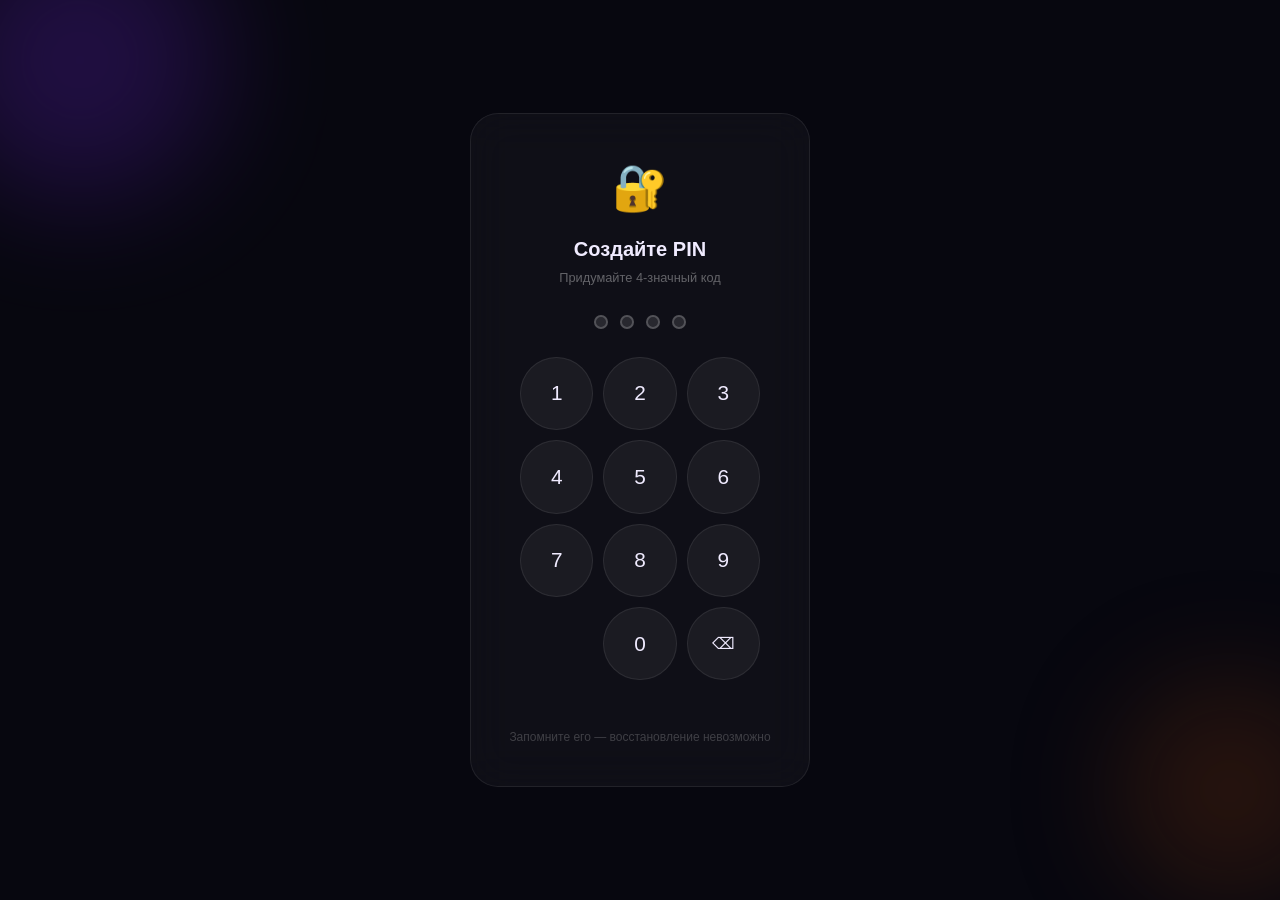
<file: habits.html>
<!--
  ✅ Визуал: "Graphite Nebula" — идентичен обновлённому разделу "Задачи"
  ✅ Календарная сетка: дни месяца × привычки (логика без изменений)
  ✅ Список на сегодня: чекбоксы, зачёркивание, стрик
  ✅ Модалка: название, эмодзи-пикер, цвет, частота, дни недели, цель
  ✅ Аналитика: Canvas-барчарт (неделя/месяц/год), heatmap, детальная статистика
  ✅ Глобальное меню: активный пункт "Привычки"

  ── От себя (по разрешению) добавлено: ──
  • Цветной левый акцент на карточке привычки в списке "Сегодня" —
    использует уже существующий цвет привычки (h.color), по аналогии
    с цветовой индикацией приоритета в разделе "Задачи"
  • 🔥 стрик заменён на линейную SVG-иконку огня (тот же стиль, что у других иконок)
  • Эмодзи-пикер для иконки привычки оставлен как есть — это пользовательская
    персонализация (сам выбор эмодзи), а не элемент UI-хрома
-->
<head>
    <script src="auth.js"></script>
    <meta charset="UTF-8">
</head>
<!DOCTYPE html>
<html lang="ru">
<head>
  <meta charset="UTF-8" />
  <meta name="viewport" content="width=device-width, initial-scale=1.0, maximum-scale=1.0, user-scalable=no, viewport-fit=cover" />
  <meta name="theme-color" content="#0f0f12" />
  <meta name="apple-mobile-web-app-capable" content="yes" />
  <meta name="apple-mobile-web-app-status-bar-style" content="black-translucent" />
  <title>Life Dashboard — Привычки</title>
  <link rel="preconnect" href="https://fonts.googleapis.com" />
  <link rel="preconnect" href="https://fonts.gstatic.com" crossorigin />
  <link href="https://fonts.googleapis.com/css2?family=Manrope:wght@400;500;600;700;800&display=swap" rel="stylesheet" />
  <style>
    /* =========================================
       GRAPHITE NEBULA THEME — идентично tasks.html
    ========================================= */
    :root {
      --bg-base: #0f0f12;
      --bg-base-2: #17171c;

      --orb-rgb: 196, 181, 253;

      --surface-task-1: rgba(var(--orb-rgb), 0.26);
      --surface-task-2: rgba(var(--orb-rgb), 0.11);
      --surface-other-1: rgba(var(--orb-rgb), 0.15);
      --surface-other-2: rgba(var(--orb-rgb), 0.055);
      --surface-btn-1: rgba(var(--orb-rgb), 0.40);
      --surface-btn-2: rgba(var(--orb-rgb), 0.20);

      --border: rgba(var(--orb-rgb), 0.16);
      --border-md: rgba(var(--orb-rgb), 0.30);
      --border-strong: rgba(var(--orb-rgb), 0.5);

      --text-primary: #efe9ff;
      --text-secondary: rgba(239, 233, 255, 0.7);
      --text-muted: rgba(239, 233, 255, 0.4);

      --accent: #b6a2fb;
      --accent-light: #d9cffc;
      --accent-glow: rgba(var(--orb-rgb), 0.35);

      --success: #6fd8ab;
      --success-bg: rgba(111, 216, 171, 0.12);
      --danger: #ef9393;
      --danger-bg: rgba(239, 147, 147, 0.12);
      --warning: #e8c17c;
      --warning-bg: rgba(232, 193, 124, 0.12);
      --info: #8fc4ef;
      --info-bg: rgba(143, 196, 239, 0.12);

      --radius: 34px;
      --radius-sm: 18px;
      --radius-pill: 999px;

      --blur-md: blur(22px);
      --blur-lg: blur(46px);
      --transition: all 0.25s cubic-bezier(0.4, 0, 0.2, 1);
      --safe-bottom: env(safe-area-inset-bottom, 20px);
      --font-main: 'Manrope', -apple-system, BlinkMacSystemFont, sans-serif;

      --shadow-convex: inset 0 1px 0 rgba(255,255,255,0.14),
                        inset 0 -10px 16px -12px rgba(0,0,0,0.45),
                        0 10px 22px -6px rgba(0,0,0,0.4),
                        0 2px 4px rgba(0,0,0,0.25);
      --shadow-convex-sm: inset 0 1px 0 rgba(255,255,255,0.12),
                        inset 0 -6px 10px -8px rgba(0,0,0,0.4),
                        0 6px 14px -4px rgba(0,0,0,0.35);
    }

    *, *::before, *::after { box-sizing: border-box; margin: 0; padding: 0; -webkit-tap-highlight-color: transparent; }
    html { font-size: 16px; scroll-behavior: smooth; }
    body {
      font-family: var(--font-main);
      background: radial-gradient(120% 90% at 20% -10%, var(--bg-base-2) 0%, var(--bg-base) 55%);
      color: var(--text-primary);
      min-height: 100vh;
      padding-bottom: calc(80px + var(--safe-bottom));
      overflow-x: hidden;
      position: relative;
      line-height: 1.5;
      -webkit-font-smoothing: antialiased;
    }
    svg { display: block; }
    .icon { width: 18px; height: 18px; stroke: currentColor; stroke-width: 1.8; fill: none; stroke-linecap: round; stroke-linejoin: round; flex-shrink: 0; }

    /* =========================================
       NEBULA BACKGROUND — layered, parallax-driven
    ========================================= */
    .orb-container { position: fixed; inset: 0; pointer-events: none; z-index: 0; overflow: hidden; }
    .orb-layer { position: absolute; inset: 0; will-change: transform; transition: transform 0.4s cubic-bezier(0.2,0.7,0.2,1); }
    .orb { position: absolute; border-radius: 50%; filter: blur(56px); animation: floatOrb 20s ease-in-out infinite alternate; }
    .orb--1 { width: 300px; height: 300px; background: rgba(var(--orb-rgb), 0.16); top: -8%; left: -10%; animation-delay: -2s; }
    .orb--2 { width: 260px; height: 260px; background: rgba(var(--orb-rgb), 0.13); bottom: 10%; right: -12%; animation-delay: -10s; }
    .orb--3 { width: 190px; height: 190px; background: rgba(var(--orb-rgb), 0.10); top: 46%; left: 58%; animation-delay: -6s; }
    .orb--4 { width: 150px; height: 150px; background: rgba(var(--orb-rgb), 0.09); top: 68%; left: 8%; animation-delay: -14s; }
    @keyframes floatOrb { 0% { transform: translate(0,0) scale(1); } 100% { transform: translate(18px,-24px) scale(1.06); } }
    .stars { position: absolute; inset: 0;
      background-image:
        radial-gradient(1px 1px at 12% 18%, rgba(239,233,255,0.35) 0%, transparent 100%),
        radial-gradient(1px 1px at 76% 10%, rgba(239,233,255,0.25) 0%, transparent 100%),
        radial-gradient(1.4px 1.4px at 48% 34%, rgba(239,233,255,0.2) 0%, transparent 100%),
        radial-gradient(1px 1px at 8% 62%, rgba(239,233,255,0.16) 0%, transparent 100%),
        radial-gradient(1px 1px at 88% 48%, rgba(239,233,255,0.22) 0%, transparent 100%),
        radial-gradient(1px 1px at 34% 80%, rgba(239,233,255,0.15) 0%, transparent 100%);
      background-size: 340px 340px; animation: twinkle 22s linear infinite;
    }
    @keyframes twinkle { 0% { opacity:.55; } 50% { opacity:1; } 100% { opacity:.55; } }
    @media (prefers-reduced-motion: reduce) { .orb, .stars { animation: none !important; } }

    /* =========================================
       LAYOUT
    ========================================= */
    .container { max-width: 480px; margin: 0 auto; padding: 0 16px; position: relative; z-index: 1; }

    /* =========================================
       GLASS CARDS
    ========================================= */
    .glass-card {
      background: linear-gradient(150deg, var(--surface-other-1), var(--surface-other-2));
      backdrop-filter: var(--blur-md);
      -webkit-backdrop-filter: var(--blur-md);
      border: 1px solid var(--border);
      border-radius: var(--radius);
      padding: 18px;
      margin-bottom: 14px;
      transition: var(--transition);
      position: relative;
      box-shadow: var(--shadow-convex);
    }
    .glass-card::before { content: ''; position: absolute; top: 0; left: 0; right: 0; height: 1px; background: linear-gradient(90deg, transparent, rgba(255,255,255,.30), transparent); pointer-events: none; border-radius: var(--radius) var(--radius) 0 0; }
    .glass-card--accent { border-color: var(--border-strong); background: linear-gradient(150deg, var(--surface-task-1), var(--surface-task-2)); }

    /* =========================================
       TYPOGRAPHY
    ========================================= */
    .page-title { font-size: 23px; font-weight: 800; letter-spacing: -.2px; color: var(--text-primary); display: flex; align-items: center; gap: 10px; margin-bottom: 2px; }
    .page-title .icon { width: 24px; height: 24px; stroke: var(--accent-light); }
    .page-subtitle { color: var(--text-secondary); font-size: 12px; font-weight: 500; }
    .section-title { font-size: 12px; font-weight: 700; color: var(--text-muted); text-transform: uppercase; letter-spacing: .09em; margin-bottom: 14px; display: flex; align-items: center; gap: 8px; }
    .section-title .icon { width: 15px; height: 15px; stroke: var(--accent-light); }

    /* =========================================
       BUTTONS
    ========================================= */
    .btn { display: inline-flex; align-items: center; justify-content: center; gap: 7px; padding: 12px 18px; border: 1px solid var(--border); border-radius: var(--radius-sm); font-size: 14px; font-weight: 600; cursor: pointer; transition: var(--transition); background: linear-gradient(150deg, var(--surface-other-1), var(--surface-other-2)); color: var(--text-primary); font-family: inherit; box-shadow: var(--shadow-convex-sm); }
    .btn:hover { border-color: var(--border-md); }
    .btn:active { transform: scale(0.97); }
    .btn--primary { background: linear-gradient(135deg, var(--surface-btn-1), var(--surface-btn-2)); border-color: var(--border-strong); color: var(--text-primary); box-shadow: var(--shadow-convex-sm), 0 4px 20px rgba(var(--orb-rgb), 0.2); }
    .btn--primary:hover { box-shadow: var(--shadow-convex-sm), 0 6px 26px rgba(var(--orb-rgb), 0.28); }
    .btn--ghost { background: transparent; border-color: var(--border); color: var(--text-secondary); box-shadow: none; }
    .btn--ghost:hover { background: var(--surface-other-1); color: var(--text-primary); border-color: var(--border-md); }
    .btn--danger { background: var(--danger-bg); border: 1px solid rgba(239,147,147,.32); color: var(--danger); box-shadow: none; }
    .btn--danger:hover { background: rgba(239,147,147,.2); }
    .btn--icon { width: 36px; height: 36px; padding: 0; border-radius: var(--radius-sm); flex-shrink: 0; }
    .btn--full { width: 100%; }
    .btn--sm { padding: 8px 13px; font-size: 12px; }
    .btn .icon { width: 16px; height: 16px; }

    /* =========================================
       FORMS
    ========================================= */
    .input, .select, .textarea { width: 100%; padding: 13px 15px; background: rgba(var(--orb-rgb),0.04); border: 1px solid var(--border); border-radius: var(--radius-sm); color: var(--text-primary); font-size: 15px; font-family: inherit; transition: var(--transition); }
    .input:focus, .select:focus, .textarea:focus { outline: none; border-color: var(--border-strong); box-shadow: 0 0 0 3px rgba(var(--orb-rgb),0.18); }
    .input::placeholder { color: var(--text-muted); }
    .select { appearance: none; background-image: url("data:image/svg+xml,%3Csvg xmlns='http://www.w3.org/2000/svg' width='14' height='14' viewBox='0 0 24 24' fill='none' stroke='%23c4b5fd' stroke-width='2'%3E%3Cpolyline points='6 9 12 15 18 9'/%3E%3C/svg%3E"); background-repeat: no-repeat; background-position: right 13px center; }
    .select option { background: #17171c; color: var(--text-primary); }
    .form-group { margin-bottom: 15px; }
    .form-label { display: block; font-size: 13px; color: var(--text-secondary); margin-bottom: 7px; font-weight: 600; }

    /* =========================================
       NOTIFICATION
    ========================================= */
    .notification { position: fixed; top: 18px; left: 50%; transform: translateX(-50%) translateY(-110px); background: rgba(var(--orb-rgb), 0.24); border: 1px solid var(--border-strong); color: var(--accent-light); padding: 11px 22px; border-radius: var(--radius-pill); font-weight: 600; font-size: 13px; z-index: 2000; transition: transform 0.3s cubic-bezier(.4,0,.2,1); backdrop-filter: blur(18px); box-shadow: 0 8px 26px rgba(0,0,0,.35); white-space: nowrap; }
    .notification.show { transform: translateX(-50%) translateY(0); }
    .notification--success { background: rgba(111,216,171,.2); border-color: rgba(111,216,171,.4); color: var(--success); }
    .notification--danger { background: rgba(239,147,147,.2); border-color: rgba(239,147,147,.4); color: var(--danger); }

    /* =========================================
       MODAL
    ========================================= */
    .modal-overlay { position: fixed; inset: 0; background: rgba(10,10,13,.85); backdrop-filter: var(--blur-lg); -webkit-backdrop-filter: var(--blur-lg); z-index: 900; display: none; align-items: flex-end; justify-content: center; }
    .modal-overlay.active { display: flex; }
    .modal { background: linear-gradient(180deg, #1c1c22 0%, var(--bg-base) 100%); border: 1px solid var(--border-md); border-radius: var(--radius) var(--radius) 0 0; padding: 22px 20px 32px; width: 100%; max-width: 480px; max-height: 90vh; overflow-y: auto; animation: slideUp .3s cubic-bezier(.2,.8,.2,1); scrollbar-width: thin; scrollbar-color: var(--border-md) transparent; }
    .modal::-webkit-scrollbar { width: 3px; }
    .modal::-webkit-scrollbar-thumb { background: var(--border-md); border-radius: 3px; }
    @keyframes slideUp { from { transform: translateY(100%); opacity: 0; } to { transform: translateY(0); opacity: 1; } }
    .modal__header { display: flex; justify-content: space-between; align-items: center; margin-bottom: 20px; }
    .modal__title { font-size: 18px; font-weight: 800; display: flex; align-items: center; gap: 9px; }
    .modal__title .icon { width: 19px; height: 19px; stroke: var(--accent-light); }
    .modal__close { width: 34px; height: 34px; border-radius: 50%; background: var(--surface-other-1); border: 1px solid var(--border); color: var(--text-secondary); cursor: pointer; display: flex; align-items: center; justify-content: center; transition: var(--transition); }
    .modal__close .icon { width: 15px; height: 15px; }
    .modal__close:hover { background: var(--danger-bg); border-color: rgba(239,147,147,.4); color: var(--danger); }
    @media (min-width: 481px) { .modal-overlay { align-items: center; } .modal { border-radius: var(--radius); } }

    /* =========================================
       NAVIGATION
    ========================================= */
    .bottom-nav { position: fixed; bottom: 0; left: 0; right: 0; background: rgba(15,15,18,.86); backdrop-filter: var(--blur-md); border-top: 1px solid var(--border); display: flex; justify-content: space-around; align-items: center; padding: 10px 0 calc(10px + var(--safe-bottom)); z-index: 100; }
    .nav-btn { display: flex; flex-direction: column; align-items: center; gap: 4px; text-decoration: none; color: var(--text-muted); padding: 6px 12px; border-radius: var(--radius-sm); transition: var(--transition); font-size: 10px; font-weight: 600; background: transparent; border: none; cursor: pointer; }
    .nav-btn svg { width: 22px; height: 22px; stroke: currentColor; stroke-width: 1.8; fill: none; }
    .nav-btn.active { color: var(--accent-light); }
    .nav-btn.active svg { filter: drop-shadow(0 0 7px var(--accent-glow)); stroke-width: 2.2; }

    /* =========================================
       CALENDAR MATRIX
    ========================================= */
    .month-nav { display: flex; justify-content: space-between; align-items: center; margin-bottom: 14px; }
    .month-nav-title { font-size: 15px; font-weight: 700; text-transform: capitalize; }

    .matrix-wrap { display: flex; overflow: hidden; gap: 0; }

    .matrix-labels-col { flex-shrink: 0; width: 112px; border-right: 1px solid var(--border); }
    .mlabel-hdr  { height: 28px; display: flex; align-items: flex-end; padding: 0 8px 6px 0; justify-content: flex-end; font-size: 10px; color: var(--text-muted); font-weight: 600; letter-spacing: .04em; }
    .mlabel-row  { height: 34px; display: flex; align-items: center; justify-content: flex-end; gap: 6px; padding: 0 8px 0 0; position: relative; }
    .mlabel-row.mlabel-alt { background: rgba(var(--orb-rgb),.03); border-radius: 8px 0 0 8px; }
    .mlabel-dot { width: 7px; height: 7px; border-radius: 50%; flex-shrink: 0; box-shadow: 0 0 6px currentColor; }
    .mlabel-name { font-size: 11px; font-weight: 600; color: var(--text-secondary); white-space: nowrap; overflow: hidden; text-overflow: ellipsis; max-width: 62px; }
    .mlabel-emoji { flex-shrink: 0; display: inline-flex; align-items: center; }

    .matrix-days-col { flex: 1; overflow-x: auto; -webkit-overflow-scrolling: touch; scrollbar-width: thin; scrollbar-color: var(--border-md) transparent; }
    .matrix-days-col::-webkit-scrollbar { height: 3px; }
    .matrix-days-col::-webkit-scrollbar-thumb { background: var(--border-md); border-radius: 3px; }

    .mdays-inner { display: inline-flex; flex-direction: column; min-width: 100%; }
    .mdays-hdr-row { display: flex; }
    .mday-hdr { min-width: 30px; width: 30px; height: 28px; text-align: center; font-size: 10px; color: var(--text-muted); font-weight: 600; display: flex; align-items: flex-end; justify-content: center; padding-bottom: 6px; flex-shrink: 0; }
    .mday-hdr.today-col { color: var(--accent-light); font-weight: 800; }

    .mdays-habit-row { display: flex; height: 34px; align-items: center; }
    .mdays-habit-row.mdays-alt { background: rgba(var(--orb-rgb),.03); border-radius: 0 8px 8px 0; }

    .mday-cell { min-width: 30px; width: 30px; height: 34px; display: flex; align-items: center; justify-content: center; padding: 2px; flex-shrink: 0; }

    .cell-inner { width: 25px; height: 25px; border-radius: 8px; display: flex; align-items: center; justify-content: center; font-size: 11px; font-weight: 800; transition: var(--transition); }
    .cell-done   { background: rgba(111,216,171,.22); border: 1px solid rgba(111,216,171,.5); color: var(--success); }
    .cell-missed { background: rgba(239,147,147,.09); border: 1px solid rgba(239,147,147,.22); color: rgba(239,147,147,.6); }
    .cell-future { background: rgba(var(--orb-rgb),.035); border: 1px solid rgba(var(--orb-rgb),.06); color: transparent; }
    .cell-na     { background: transparent; border: 1px solid transparent; }
    .cell-today-ring { box-shadow: 0 0 0 2px var(--accent-light); }
    .cell-today-done { box-shadow: 0 0 0 2px var(--success), 0 0 10px rgba(111,216,171,.3); }

    /* =========================================
       TODAY LIST
    ========================================= */
    .habit-item { display: flex; align-items: center; gap: 12px; padding: 13px 12px; border-radius: var(--radius-sm); background: linear-gradient(150deg, var(--surface-task-1), var(--surface-task-2)); border: 1px solid var(--border); border-left: 3px solid var(--accent); margin-bottom: 8px; transition: var(--transition); box-shadow: var(--shadow-convex-sm); }
    .habit-item:last-child { margin-bottom: 0; }

    .habit-emoji { width: 42px; height: 42px; border-radius: var(--radius-sm); display: flex; align-items: center; justify-content: center; font-size: 21px; flex-shrink: 0; border: 1px solid var(--border); transition: var(--transition); }
    .habit-emoji.done-emoji { filter: saturate(0.5) brightness(0.75); }

    .habit-info { flex: 1; min-width: 0; }
    .habit-name { font-size: 14px; font-weight: 700; margin-bottom: 2px; transition: var(--transition); white-space: nowrap; overflow: hidden; text-overflow: ellipsis; color: var(--text-primary); }
    .habit-name.strikethrough { text-decoration: line-through; color: var(--text-muted); }
    .habit-sub { font-size: 11px; color: var(--text-secondary); display: flex; align-items: center; gap: 6px; font-weight: 500; }
    .streak-pill { color: var(--warning); font-weight: 800; font-size: 11px; display: inline-flex; align-items: center; gap: 3px; }
    .streak-pill .icon { width: 12px; height: 12px; stroke: var(--warning); }

    .habit-actions { display: flex; gap: 4px; opacity: 0; transition: opacity .2s; }
    .habit-item:hover .habit-actions { opacity: 1; }
    .habit-actions .icon { width: 14px; height: 14px; }

    .habit-check { width: 30px; height: 30px; flex-shrink: 0; border-radius: 10px; border: 2px solid var(--border-md); background: rgba(var(--orb-rgb),.04); cursor: pointer; display: flex; align-items: center; justify-content: center; transition: var(--transition); user-select: none; }
    .habit-check:active { transform: scale(0.9); }
    .habit-check.checked { background: linear-gradient(135deg, var(--success), #48b98a); border-color: var(--success); box-shadow: 0 0 14px rgba(111,216,171,.35); }
    .habit-check .icon { width: 15px; height: 15px; stroke: #0f0f12; stroke-width: 3; display: none; }
    .habit-check.checked .icon { display: block; }

    /* =========================================
       EMOJI PICKER
    ========================================= */
    .emoji-grid { display: grid; grid-template-columns: repeat(9, 1fr); gap: 5px; margin-top: 6px; }
    .emoji-opt { display: flex; align-items: center; justify-content: center; padding: 9px 4px; border-radius: var(--radius-sm); cursor: pointer; border: 2px solid transparent; transition: var(--transition); color: var(--text-secondary); }
    .emoji-opt:hover { background: var(--surface-other-1); color: var(--text-primary); }
    .emoji-opt.selected { border-color: var(--border-strong); background: var(--surface-task-1); color: var(--accent-light); }

    /* =========================================
       COLOR PICKER
    ========================================= */
    .color-row { display: flex; gap: 9px; flex-wrap: wrap; margin-top: 6px; }
    .color-dot { width: 28px; height: 28px; border-radius: 50%; cursor: pointer; border: 3px solid transparent; transition: var(--transition); flex-shrink: 0; outline: 3px solid transparent; outline-offset: 2px; }
    .color-dot:hover { transform: scale(1.12); outline-color: rgba(255,255,255,.18); }
    .color-dot.selected { border-color: rgba(255,255,255,.95) !important; transform: scale(1.22); outline-color: rgba(255,255,255,.3); box-shadow: 0 0 14px rgba(255,255,255,.4); }

    /* =========================================
       DAY CHIPS
    ========================================= */
    .day-chips { display: flex; gap: 6px; flex-wrap: wrap; margin-top: 6px; }
    .day-chip { padding: 7px 12px; border-radius: var(--radius-pill); font-size: 12px; font-weight: 700; background: rgba(var(--orb-rgb),.04); border: 1px solid var(--border); color: var(--text-muted); cursor: pointer; transition: var(--transition); user-select: none; }
    .day-chip.on { background: var(--surface-task-1); border-color: var(--border-strong); color: var(--accent-light); }

    /* =========================================
       STATS BAR
    ========================================= */
    .progress-bar { height: 4px; background: rgba(var(--orb-rgb),.08); border-radius: 4px; overflow: hidden; margin-top: 8px; }
    .progress-fill { height: 100%; border-radius: 4px; background: linear-gradient(90deg, var(--accent), var(--success)); transition: width .5s ease; }

    .stats-strip { display: grid; grid-template-columns: 1fr 1fr 1fr; gap: 8px; margin-top: 14px; }
    .stat-box { text-align: center; background: var(--surface-other-1); border: 1px solid var(--border); border-radius: var(--radius-sm); padding: 11px 6px; box-shadow: var(--shadow-convex-sm); }
    .stat-box-val { font-size: 20px; font-weight: 800; display: flex; align-items: center; justify-content: center; gap: 4px; }
    .stat-box-val .icon { width: 15px; height: 15px; }
    .stat-box-lbl { font-size: 10px; color: var(--text-secondary); margin-top: 3px; font-weight: 600; }

    /* =========================================
       ANALYTICS
    ========================================= */
    .a-tabs { display: flex; gap: 6px; margin-bottom: 14px; }
    .a-tab { flex: 1; padding: 9px; text-align: center; border-radius: var(--radius-sm); font-size: 13px; font-weight: 700; background: var(--surface-other-1); border: 1px solid var(--border); color: var(--text-muted); cursor: pointer; transition: var(--transition); font-family: inherit; }
    .a-tab.active { background: var(--surface-task-1); border-color: var(--border-strong); color: var(--accent-light); }

    /* =========================================
       HEATMAP
    ========================================= */
    .heatmap-outer { overflow-x: auto; -webkit-overflow-scrolling: touch; padding-bottom: 4px; scrollbar-width: none; }
    .heatmap-outer::-webkit-scrollbar { display: none; }
    .heatmap-grid { display: flex; gap: 2px; }
    .heatmap-col { display: flex; flex-direction: column; gap: 2px; }
    .hmap-cell { width: 11px; height: 11px; border-radius: 3px; flex-shrink: 0; background: rgba(var(--orb-rgb),.05); }
    .hmap-l1 { background: rgba(111,216,171,.2); }
    .hmap-l2 { background: rgba(111,216,171,.4); }
    .hmap-l3 { background: rgba(111,216,171,.65); }
    .hmap-l4 { background: rgba(111,216,171,.9); }

    /* =========================================
       EMPTY STATE
    ========================================= */
    .empty-block { text-align: center; padding: 32px 16px; }
    .empty-icon { width: 42px; height: 42px; margin: 0 auto 12px; stroke: var(--text-muted); }
    .empty-title { font-size: 15px; font-weight: 700; color: var(--text-secondary); margin-bottom: 5px; }
    .empty-hint { font-size: 12px; color: var(--text-muted); font-weight: 500; }

    /* =========================================
       FAB
    ========================================= */
    .fab { position: fixed; bottom: calc(80px + var(--safe-bottom) + 14px); right: 18px; width: 56px; height: 56px; border-radius: var(--radius-sm); background: linear-gradient(135deg, var(--surface-btn-1), var(--surface-btn-2)); border: 1px solid var(--border-strong); color: var(--text-primary); cursor: pointer; box-shadow: var(--shadow-convex), 0 6px 24px rgba(var(--orb-rgb),.22); display: flex; align-items: center; justify-content: center; transition: var(--transition); z-index: 50; }
    .fab .icon { width: 24px; height: 24px; stroke: var(--text-primary); stroke-width: 2.2; }
    .fab:hover { transform: scale(1.06); box-shadow: var(--shadow-convex), 0 8px 30px rgba(var(--orb-rgb),.3); }
    .fab:active { transform: scale(0.95); }

    /* =========================================
       ALL-DONE BANNER
    ========================================= */
    .all-done-banner { display: flex; align-items: center; justify-content: center; gap: 8px; text-align: center; padding: 12px; font-size: 13px; font-weight: 700; color: var(--success); animation: fadeUp .4s ease; }
    .all-done-banner .icon { width: 17px; height: 17px; stroke: var(--success); }

    /* =========================================
       DIVIDER
    ========================================= */
    .divider { height: 1px; background: var(--border); margin: 14px 0; }

    @media (min-width: 481px) { .container { padding: 0 24px; } }
    @media (prefers-reduced-motion: reduce) { *, *::before, *::after { animation-duration: .01ms !important; transition-duration: .01ms !important; } }
  </style>
</head>
<body>

  <!-- NEBULA BACKGROUND -->
  <div class="orb-container" id="orbContainer">
    <div class="orb-layer" data-depth="0.025" id="orbLayer1"><div class="orb orb--1"></div></div>
    <div class="orb-layer" data-depth="0.04"  id="orbLayer2"><div class="orb orb--2"></div></div>
    <div class="orb-layer" data-depth="0.018" id="orbLayer3"><div class="orb orb--3"></div></div>
    <div class="orb-layer" data-depth="0.05"  id="orbLayer4"><div class="orb orb--4"></div></div>
    <div class="stars"></div>
  </div>

  <!-- NOTIFICATION -->
  <div class="notification" id="notification"></div>

  <!-- HEADER -->
  <div class="container" style="padding-top:24px;padding-bottom:0;">
    <div style="display:flex;justify-content:space-between;align-items:flex-start;gap:12px;">
      <div>
        <h1 class="page-title">
          <svg class="icon" viewBox="0 0 24 24"><circle cx="12" cy="12" r="9"/><polyline points="12 7 12 12 16 14"/></svg>
          Привычки
        </h1>
        <p class="page-subtitle">Трекер ежедневных привычек</p>
      </div>
      <button class="btn btn--ghost btn--sm" onclick="window.openAnalytics()" style="margin-top:6px;white-space:nowrap;flex-shrink:0;">
        <svg class="icon" viewBox="0 0 24 24"><path d="M4 20V10M12 20V4M20 20v-7"/></svg>
        Аналитика
      </button>
    </div>
  </div>

  <!-- MAIN -->
  <main class="container" style="padding-top:16px;">

    <!-- CALENDAR MATRIX -->
    <div class="glass-card" id="matrixCard">
      <div class="month-nav">
        <button class="btn btn--ghost btn--icon" onclick="window.changeMonth(-1)">
          <svg class="icon" viewBox="0 0 24 24" style="width:14px;height:14px;"><polyline points="15 18 9 12 15 6"/></svg>
        </button>
        <span class="month-nav-title" id="monthLabel"></span>
        <button class="btn btn--ghost btn--icon" onclick="window.changeMonth(1)">
          <svg class="icon" viewBox="0 0 24 24" style="width:14px;height:14px;"><polyline points="9 18 15 12 9 6"/></svg>
        </button>
      </div>
      <div class="matrix-wrap">
        <div class="matrix-labels-col" id="matrixLabels"></div>
        <div class="matrix-days-col" id="matrixDays"></div>
      </div>
      <div id="monthStatsEl"></div>
    </div>

    <!-- TODAY'S HABITS -->
    <div class="glass-card" id="todayCard">
      <div class="section-title">
        <svg class="icon" viewBox="0 0 24 24"><rect x="3" y="5" width="18" height="16" rx="4"/><path d="M3 10h18"/><path d="M8 3v4M16 3v4"/></svg>
        <span id="todayHeading">Сегодня</span>
        <span id="todayCount" style="margin-left:auto;font-size:13px;color:var(--text-secondary);font-weight:600;text-transform:none;letter-spacing:0;"></span>
      </div>
      <div id="todayList"></div>
    </div>

  </main>

  <!-- FAB -->
  <button class="fab" onclick="window.openAddHabit()" title="Добавить привычку">
    <svg class="icon" viewBox="0 0 24 24"><path d="M12 5v14M5 12h14"/></svg>
  </button>

  <!-- BOTTOM NAV -->
  <nav class="bottom-nav">
    <a href="tasks.html" class="nav-btn">
      <svg viewBox="0 0 24 24"><path d="M9 11l3 3L22 4"/><path d="M21 12v7a2 2 0 0 1-2 2H5a2 2 0 0 1-2-2V5a2 2 0 0 1 2-2h11"/></svg>
      <span>Задачи</span>
    </a>
    <a href="journal.html" class="nav-btn">
      <svg viewBox="0 0 24 24"><path d="M4 19.5A2.5 2.5 0 0 1 6.5 17H20"/><path d="M6.5 2H20v20H6.5A2.5 2.5 0 0 1 4 19.5v-15A2.5 2.5 0 0 1 6.5 2z"/></svg>
      <span>Дневник</span>
    </a>
    <a href="habits.html" class="nav-btn active">
      <svg viewBox="0 0 24 24"><circle cx="12" cy="12" r="10"/><polyline points="12 6 12 12 16 14"/></svg>
      <span>Привычки</span>
    </a>
    <a href="finance.html" class="nav-btn">
      <svg viewBox="0 0 24 24"><line x1="12" y1="1" x2="12" y2="23"/><path d="M17 5H9.5a3.5 3.5 0 0 0 0 7h5a3.5 3.5 0 0 1 0 7H6"/></svg>
      <span>Финансы</span>
    </a>
    <a href="health.html" class="nav-btn">
      <svg viewBox="0 0 24 24"><path d="M20.84 4.61a5.5 5.5 0 0 0-7.78 0L12 5.67l-1.06-1.06a5.5 5.5 0 0 0-7.78 7.78l1.06 1.06L12 21.23l7.78-7.78 1.06-1.06a5.5 5.5 0 0 0 0-7.78z"/></svg>
      <span>Здоровье</span>
    </a>
  </nav>

  <!-- ===== ADD / EDIT HABIT MODAL ===== -->
  <div class="modal-overlay" id="modal-habit">
    <div class="modal">
      <div class="modal__header">
        <h2 class="modal__title" id="habitModalTitle">
          <svg class="icon" viewBox="0 0 24 24"><path d="M12 5v14M5 12h14"/></svg>
          Новая привычка
        </h2>
        <button class="modal__close" onclick="window.closeModal('modal-habit')">
          <svg class="icon" viewBox="0 0 24 24"><path d="M18 6 6 18M6 6l12 12"/></svg>
        </button>
      </div>

      <div class="form-group">
        <label class="form-label">Название *</label>
        <input class="input" id="hName" type="text" placeholder="Читать 20 минут" maxlength="50" autocomplete="off">
      </div>
      <div class="form-group">
        <label class="form-label">Описание / цель</label>
        <input class="input" id="hDesc" type="text" placeholder="Необязательная заметка..." maxlength="80" autocomplete="off">
      </div>

      <div class="form-group">
        <label class="form-label">Иконка</label>
        <div class="emoji-grid" id="emojiGrid"></div>
      </div>

      <div class="form-group">
        <label class="form-label">Цвет</label>
        <div class="color-row" id="colorRow"></div>
      </div>

      <div class="form-group">
        <label class="form-label">Частота</label>
        <select class="select" id="hFreq" onchange="window.onFreqChange()">
          <option value="daily">Ежедневно</option>
          <option value="custom">По дням недели</option>
        </select>
      </div>

      <div id="dayPickerWrap" style="display:none;" class="form-group">
        <label class="form-label">Дни недели</label>
        <div class="day-chips" id="dayChips">
          <span class="day-chip" data-d="1">Пн</span>
          <span class="day-chip" data-d="2">Вт</span>
          <span class="day-chip" data-d="3">Ср</span>
          <span class="day-chip" data-d="4">Чт</span>
          <span class="day-chip" data-d="5">Пт</span>
          <span class="day-chip" data-d="6">Сб</span>
          <span class="day-chip" data-d="7">Вс</span>
        </div>
      </div>

      <div class="form-group">
        <label class="form-label">Цель (раз в день)</label>
        <input class="input" id="hTarget" type="number" min="1" max="20" value="1" style="max-width:120px;">
      </div>

      <input type="hidden" id="hEditId">
      <button class="btn btn--primary btn--full" onclick="window.saveHabit()">
        <svg class="icon" viewBox="0 0 24 24"><path d="M19 21H5a2 2 0 0 1-2-2V5a2 2 0 0 1 2-2h11l5 5v11a2 2 0 0 1-2 2z"/><polyline points="17 21 17 13 7 13 7 21"/><polyline points="7 3 7 8 15 8"/></svg>
        Сохранить
      </button>
    </div>
  </div>

  <!-- ===== ANALYTICS MODAL ===== -->
  <div class="modal-overlay" id="modal-analytics">
    <div class="modal">
      <div class="modal__header">
        <h2 class="modal__title">
          <svg class="icon" viewBox="0 0 24 24"><path d="M4 20V10M12 20V4M20 20v-7"/></svg>
          Аналитика
        </h2>
        <button class="modal__close" onclick="window.closeModal('modal-analytics')">
          <svg class="icon" viewBox="0 0 24 24"><path d="M18 6 6 18M6 6l12 12"/></svg>
        </button>
      </div>

      <div class="stats-strip" id="aOverall" style="margin-bottom:18px;"></div>

      <div class="form-group">
        <label class="form-label">Привычка</label>
        <select class="select" id="aHabitSel" onchange="window.onAHabitChange()">
          <option value="all">Все привычки</option>
        </select>
      </div>

      <div class="a-tabs" id="aTabs">
        <button class="a-tab active" data-p="week" onclick="window.selectAPeriod('week')">Неделя</button>
        <button class="a-tab" data-p="month" onclick="window.selectAPeriod('month')">Месяц</button>
        <button class="a-tab" data-p="year" onclick="window.selectAPeriod('year')">Год</button>
      </div>

      <canvas id="aChart" style="display:block;width:100%;height:170px;background:var(--surface-other-1);border-radius:var(--radius-sm);margin-bottom:18px;"></canvas>

      <div style="margin-bottom:18px;">
        <div style="font-size:12px;color:var(--text-secondary);margin-bottom:7px;font-weight:600;">Активность за год</div>
        <div class="heatmap-outer">
          <div id="heatmapGrid" class="heatmap-grid"></div>
        </div>
        <div style="display:flex;align-items:center;gap:5px;margin-top:7px;font-size:10px;color:var(--text-muted);font-weight:600;">
          Меньше
          <div style="display:flex;gap:2px;">
            <div style="width:10px;height:10px;border-radius:3px;background:rgba(var(--orb-rgb),.05);"></div>
            <div style="width:10px;height:10px;border-radius:3px;" class="hmap-l1"></div>
            <div style="width:10px;height:10px;border-radius:3px;" class="hmap-l2"></div>
            <div style="width:10px;height:10px;border-radius:3px;" class="hmap-l3"></div>
            <div style="width:10px;height:10px;border-radius:3px;" class="hmap-l4"></div>
          </div>
          Больше
        </div>
      </div>

      <div id="aDetail"></div>
    </div>
  </div>

  <script>
  (function() {
    'use strict';

    /* ===== UTILITIES ===== */
    const $  = id => document.getElementById(id);
    const esc = s => String(s).replace(/[&<>"']/g, m => ({'&':'&amp;','<':'&lt;','>':'&gt;','"':'&quot;',"'":'&#039;'}[m]));
    const pad = n => String(n).padStart(2, '0');

    /* ===== ICONS ===== */
    const ICON_FLAME = '<svg class="icon" viewBox="0 0 24 24"><path d="M12 2c1 3-2 4-2 7a4 4 0 0 0 8 0c0-1-.5-2-1-2 0 2-1 3-2 3-1.5 0-2-1.3-1-3 1.5-3-1-4-2-5z"/><path d="M8 15a4 4 0 0 0 8 0c0-2-1-3-1.5-4"/></svg>';
    const ICON_EDIT  = '<svg class="icon" viewBox="0 0 24 24"><path d="M12 20h9"/><path d="M16.5 3.5a2.1 2.1 0 0 1 3 3L7 19l-4 1 1-4Z"/></svg>';
    const ICON_TRASH = '<svg class="icon" viewBox="0 0 24 24"><path d="M3 6h18"/><path d="M8 6V4a2 2 0 0 1 2-2h4a2 2 0 0 1 2 2v2"/><path d="M19 6l-1 14a2 2 0 0 1-2 2H8a2 2 0 0 1-2-2L5 6"/></svg>';
    const ICON_CHECK = '<svg class="icon" viewBox="0 0 24 24"><polyline points="20 6 9 17 4 12"/></svg>';
    const ICON_LEAF  = '<svg class="icon" viewBox="0 0 24 24"><path d="M5 21c9 0 14-5 14-14V5h-2C8 5 5 10 5 19z"/><path d="M5 21c3-3 5-6 6-9"/></svg>';
    const ICON_CALENDAR2 = '<svg class="icon" viewBox="0 0 24 24"><rect x="3" y="5" width="18" height="16" rx="4"/><path d="M3 10h18"/><path d="M8 3v4M16 3v4"/></svg>';
    const ICON_TARGET = '<svg class="icon" viewBox="0 0 24 24"><circle cx="12" cy="12" r="9"/><circle cx="12" cy="12" r="5"/><circle cx="12" cy="12" r="1"/></svg>';
    const ICON_TROPHY = '<svg class="icon" viewBox="0 0 24 24"><path d="M8 21h8M12 17v4M7 4h10v4a5 5 0 0 1-10 0V4z"/><path d="M7 6H4a1 1 0 0 0-1 1 5 5 0 0 0 4 4.9M17 6h3a1 1 0 0 1 1 1 5 5 0 0 1-4 4.9"/></svg>';

    /* ===== ПРИВЫЧКИ: линейные иконки вместо эмодзи (единый стиль с остальным приложением) =====
       Ключ — тот же символ эмодзи, что хранится в h.emoji (данные не меняются).
       Если эмодзи не найден в карте (например, старые данные) — просто рисуем сам символ как fallback. */
    const HABIT_ICON_MAP = {
      '💧': '<path d="M12 2.5S5 11 5 15a7 7 0 0 0 14 0c0-4-7-12.5-7-12.5z"/>',
      '🏃': '<circle cx="14" cy="4.5" r="1.8"/><path d="M9 20l2-6 3 2 3-2-2-5-4-1-3 3"/>',
      '🧘': '<circle cx="12" cy="5" r="1.8"/><path d="M12 8v2.3"/><path d="M8.3 10.3c-1.1 1-1.4 2.1-1.4 3.2M15.7 10.3c1.1 1 1.4 2.1 1.4 3.2"/><path d="M5 19c1-3 3.6-5 7-5s6 2 7 5"/><path d="M9 19c1-1.4 2-1.4 3-1.4s2 0 3 1.4"/>',
      '🎵': '<path d="M9 18V5l12-2v13"/><circle cx="6" cy="18" r="3"/><circle cx="18" cy="16" r="3"/>',
      '🍎': '<path d="M11.6 8.2c-.4-1.6-1.8-2.4-3.1-1.9"/><path d="M12 8.2a4.8 4.8 0 0 1 4.8 5c0 3.9-2.8 8.3-4.8 8.3s-4.8-4.4-4.8-8.3a4.8 4.8 0 0 1 4.8-5z"/><path d="M12 8.2V5"/><path d="M12 6.2c.9-1.1 2.2-1.4 3.2-.8"/>',
      '😴': '<path d="M20 12.8A8 8 0 1 1 11.2 4 6.5 6.5 0 0 0 20 12.8z"/><path d="M15 4h3.5l-3.5 3.5h3.5"/>',
      '📚': '<path d="M4 5.5a2 2 0 0 1 2-2h5.5v16H6a2 2 0 0 1-2-2z"/><path d="M20 5.5a2 2 0 0 0-2-2h-5.5v16H18a2 2 0 0 0 2-2z"/><path d="M6.7 7h3.6M6.7 10h3.6M13.7 7h3.6M13.7 10h3.6"/>',
      '💊': '<g transform="rotate(-45 12 12)"><rect x="3" y="9" width="18" height="6" rx="3"/><line x1="12" y1="9" x2="12" y2="15"/></g>',
      '🥗': '<path d="M4 12a8 8 0 0 0 16 0"/><path d="M3.5 12h17"/><path d="M12.5 12c0-3 1.8-5.3 3.7-5.8"/>',
      '🚴': '<circle cx="6" cy="17" r="3.3"/><circle cx="18" cy="17" r="3.3"/><path d="M6 17h6l3-8h3"/><path d="M9 17l3-8"/><path d="M15 9l3 8"/>',
      '🧹': '<line x1="19" y1="4.5" x2="10.5" y2="13"/><path d="M10.5 13l-6.5 7"/><path d="M8.3 15.2l-2.6 4.8M10.5 13l-1 7"/><path d="M2.5 21h4"/>',
      '🧠': '<path d="M9 3.5a3 3 0 0 0-2.8 2 2.6 2.6 0 0 0-1 4.8 2.8 2.8 0 0 0 1 4.9A3 3 0 0 0 9 18h1.5V3.5z"/><path d="M15 3.5a3 3 0 0 1 2.8 2 2.6 2.6 0 0 1 1 4.8 2.8 2.8 0 0 1-1 4.9A3 3 0 0 1 15 18h-1.5V3.5z"/><path d="M9 7.6c1 .5 1 1.5 0 2M15 7.6c-1 .5-1 1.5 0 2M9 12c1 .3 1 1.2 0 1.6M15 12c-1 .3-1 1.2 0 1.6"/>',
      '✍️': '<path d="M12 20h9"/><path d="M16.5 3.5a2.1 2.1 0 0 1 3 3L7 19l-4 1 1-4Z"/>',
      '🌞': '<circle cx="12" cy="12" r="4"/><path d="M12 3v2M12 19v2M4 12h2M18 12h2M6 6l1.4 1.4M16.6 16.6L18 18M18 6l-1.4 1.4M7.4 16.6L6 18"/>',
      '🚿': '<path d="M6.3 8.6h12a1 1 0 0 1 1 1 3 3 0 0 1-3 3h-8a3 3 0 0 1-3-3 1 1 0 0 1 1-1z"/><path d="M9.3 8.6V6.3a3 3 0 0 1 3-3h2"/><path d="M8.3 15.5v1.7M12.3 15.5v1.7M16.3 15.5v1.7M10.3 18.6v1.4M14.3 18.6v1.4"/>',
      '🍵': '<path d="M4 9h12v5a5 5 0 0 1-5 5H9a5 5 0 0 1-5-5z"/><path d="M16 10h2a2 2 0 0 1 0 4h-2"/><path d="M8 5c0-1 1-1 1-2M12 5c0-1 1-1 1-2"/>',
      '☕': '<path d="M4 9h12v5a5 5 0 0 1-5 5H9a5 5 0 0 1-5-5z"/><path d="M16 10h2a2 2 0 0 1 0 4h-2"/><ellipse cx="10" cy="20.3" rx="7" ry="1.2"/>',
      '🎯': '<circle cx="12" cy="12" r="8.3"/><circle cx="12" cy="12" r="4.8"/><circle cx="12" cy="12" r="1.1"/>',
      '🌿': '<path d="M5 21c9 0 14-5 14-14V5h-2C8 5 5 10 5 19z"/><path d="M5 21c3-3 5-6 6-9"/>',
      '📝': '<rect x="5" y="3" width="14" height="18" rx="2.5"/><line x1="8" y1="8" x2="16" y2="8"/><line x1="8" y1="12" x2="16" y2="12"/><line x1="8" y1="16" x2="13" y2="16"/>',
      '🎨': '<path d="M12 3a9 9 0 1 0 0 18c1.1 0 2-.6 2-1.6 0-.5-.2-.8-.5-1.1-.3-.3-.5-.6-.5-1 0-.9.7-1.5 1.6-1.5H17a4 4 0 0 0 4-4c0-5-4.5-8.8-9-8.8z"/><circle cx="7.5" cy="10.5" r=".9"/><circle cx="9.5" cy="7.3" r=".9"/><circle cx="14.5" cy="7.3" r=".9"/><circle cx="16.5" cy="10.5" r=".9"/>',
      '🏋️': '<rect x="1" y="9" width="3.2" height="6" rx=".7"/><rect x="19.8" y="9" width="3.2" height="6" rx=".7"/><line x1="4.2" y1="12" x2="19.8" y2="12"/><rect x="6.3" y="6.5" width="2.4" height="11" rx=".6"/><rect x="15.3" y="6.5" width="2.4" height="11" rx=".6"/>',
      '❤️': '<path d="M12 21s-7-4.4-9.5-9A5.5 5.5 0 0 1 12 6a5.5 5.5 0 0 1 9.5 6C19 16.6 12 21 12 21z"/>',
      '🌟': '<path d="M12 2.5l2.9 6.5 7.1.6-5.4 4.6 1.7 7-6.3-3.9-6.3 3.9 1.7-7-5.4-4.6 7.1-.6z"/>',
      '🦷': '<path d="M12 3c-2.4 0-3.9 1.5-4.9 2.9-1.4 2.2-1 4.9-1 7.7 0 2 .8 4.9 1.9 4.9 1 0 1-1.9 1.5-3.8.3-1.2 1-1.9 2.5-1.9s2.2.7 2.5 1.9c.5 1.9.5 3.8 1.5 3.8 1.1 0 1.9-2.9 1.9-4.9 0-2.8.5-5.5-1-7.7C15.9 4.5 14.4 3 12 3z"/>',
      '🧴': '<rect x="8" y="7" width="8" height="14" rx="2"/><rect x="10" y="3" width="4" height="4"/><line x1="9" y1="11" x2="15" y2="11"/>',
      '🐾': '<circle cx="7" cy="9.2" r="1.6"/><circle cx="11" cy="6.7" r="1.6"/><circle cx="15" cy="6.7" r="1.6"/><circle cx="18" cy="9.7" r="1.6"/><path d="M12 12c3 0 5.5 2.1 5.5 4.6 0 2-1.7 3-3.8 3-1 0-1.5-.5-2.2-.5s-1.2.5-2.2.5c-2.1 0-3.8-1-3.8-3 0-2.5 2.5-4.6 5.5-4.6z"/>',
      '👣': '<ellipse cx="8" cy="16.5" rx="2.6" ry="4" transform="rotate(-12 8 16.5)"/><circle cx="6.3" cy="11.6" r=".9"/><circle cx="8" cy="10.8" r=".9"/><circle cx="9.6" cy="11.4" r=".9"/><ellipse cx="16" cy="10.5" rx="2.6" ry="4" transform="rotate(12 16 10.5)"/><circle cx="14.3" cy="5.6" r=".9"/><circle cx="16" cy="4.8" r=".9"/><circle cx="17.6" cy="5.4" r=".9"/>',
      '💻': '<rect x="4" y="4.5" width="16" height="10" rx="1.3"/><path d="M2 18l1.6-3h16.8l1.6 3z"/>'
    };
    function habitIcon(e, size) {
      const s = size || 18;
      const inner = HABIT_ICON_MAP[e];
      if (!inner) return `<span style="font-size:${s}px;line-height:1;">${e}</span>`;
      return `<svg viewBox="0 0 24 24" width="${s}" height="${s}" fill="none" stroke="currentColor" stroke-width="1.7" stroke-linecap="round" stroke-linejoin="round">${inner}</svg>`;
    }

    function notify(msg, type = '') {
      const n = $('notification'); if (!n) return;
      n.textContent = msg;
      n.className = 'notification' + (type ? ` notification--${type}` : '');
      n.classList.add('show');
      clearTimeout(n._t);
      n._t = setTimeout(() => n.classList.remove('show'), 2600);
    }

    /* ===== CONSTANTS ===== */
    const STORAGE_KEY = 'lifeDashboard_habits_v2';
    const EMOJIS = [
      '💧','🏃','🧘','🎵','🍎','😴','📚','💊',
      '🥗','🚴','🧹','🧠','✍️','🌞','🚿',
      '🍵','☕','🎯','🌿','📝','🎨','🏋️','❤️',
      '🌟','🦷','🧴','🐾','👣','💻'
    ];
    const COLORS = [
      '#b6a2fb','#6fd8ab','#ef9393','#e8c17c',
      '#8fc4ef','#f0955c','#e88fc0','#a8e06b',
      '#8b9ffb','#5fc9c0'
    ];
    const DAY_SHORTS = ['Пн','Вт','Ср','Чт','Пт','Сб','Вс'];

    /* ===== STATE ===== */
    function defaultState() {
      return { habits: [], completions: [], settings: { streakFreezeWeekends: false } };
    }
    function loadState() {
      try { return JSON.parse(localStorage.getItem(STORAGE_KEY)) || defaultState(); }
      catch { return defaultState(); }
    }
    function saveState() { localStorage.setItem(STORAGE_KEY, JSON.stringify(S)); }

    let S = loadState();
    let calMonth    = new Date();
    let aPeriod     = 'week';
    let aHabitId    = 'all';
    let selEmoji    = EMOJIS[0];
    let selColor    = COLORS[0];
    let selDays     = [1,2,3,4,5,6,7];

    /* ===== DATE HELPERS ===== */
    function todayStr() {
      const d = new Date();
      return `${d.getFullYear()}-${pad(d.getMonth()+1)}-${pad(d.getDate())}`;
    }
    function mkDate(y, m, d) { return `${y}-${pad(m)}-${pad(d)}`; }
    function addDays(ds, n) {
      const d = new Date(ds + 'T00:00:00'); d.setDate(d.getDate() + n);
      return `${d.getFullYear()}-${pad(d.getMonth()+1)}-${pad(d.getDate())}`;
    }
    function jsWeekday(ds) {
      const w = new Date(ds + 'T00:00:00').getDay();
      return w === 0 ? 7 : w;
    }

    /* ===== HABIT SCHEDULE ===== */
    function isScheduled(habit, ds) {
      if (habit.frequency === 'daily') return true;
      return (habit.daysOfWeek || [1,2,3,4,5,6,7]).includes(jsWeekday(ds));
    }
    function isActive(habit, ds) {
      const c = new Date(habit.createdAt);
      const createdDs = `${c.getFullYear()}-${pad(c.getMonth()+1)}-${pad(c.getDate())}`;
      return ds >= createdDs && isScheduled(habit, ds);
    }

    /* ===== COMPLETIONS ===== */
    function isDone(habitId, ds) {
      const c = S.completions.find(c => c.habitId === habitId && c.date === ds);
      return !!(c && c.completed);
    }
    function toggleDone(habitId, ds) {
      const idx = S.completions.findIndex(c => c.habitId === habitId && c.date === ds);
      if (idx >= 0) {
        S.completions[idx].completed = !S.completions[idx].completed;
      } else {
        S.completions.push({ habitId, date: ds, completed: true, count: 1, ts: Date.now() });
      }
      saveState();
    }

    /* ===== STREAK ===== */
    function calcStreak(habit) {
      const today = todayStr();
      let streak = 0;
      let d = today;

      for (let i = 0; i < 400; i++) {
        if (!isActive(habit, d)) {
          d = addDays(d, -1);
          continue;
        }
        if (d === today) {
          if (isDone(habit.id, d)) streak++;
          d = addDays(d, -1);
          continue;
        }
        if (isDone(habit.id, d)) { streak++; d = addDays(d, -1); }
        else { break; }
      }
      return streak;
    }

    function calcBestStreak(habit) {
      const today = todayStr();
      let best = 0, cur = 0;
      const createdD = new Date(habit.createdAt);
      let d = mkDate(createdD.getFullYear(), createdD.getMonth() + 1, createdD.getDate());

      for (let i = 0; i < 800; i++) {
        if (d > today) break;
        if (!isActive(habit, d)) { d = addDays(d, 1); continue; }
        if (isDone(habit.id, d)) { cur++; if (cur > best) best = cur; }
        else if (d < today) cur = 0;
        d = addDays(d, 1);
      }
      return best;
    }

    /* ===== RENDER MATRIX ===== */
    function renderMatrix() {
      const y = calMonth.getFullYear();
      const m = calMonth.getMonth() + 1;
      const daysInMonth = new Date(y, m, 0).getDate();
      const today = todayStr();

      $('monthLabel').textContent = new Date(y, m - 1).toLocaleDateString('ru-RU', { month: 'long', year: 'numeric' });

      const habits = S.habits;
      const labelsEl = $('matrixLabels');
      const daysEl   = $('matrixDays');

      if (!habits.length) {
        labelsEl.innerHTML = '';
        daysEl.innerHTML = `<div class="empty-block">${ICON_CALENDAR2.replace('icon','empty-icon icon')}<div class="empty-title">Нет привычек</div><div class="empty-hint">Нажмите + чтобы добавить</div></div>`;
        $('monthStatsEl').innerHTML = '';
        return;
      }

      /* ── Labels column — цветная точка = цвет привычки (аналог приоритета в "Задачах") ── */
      let lblHtml = `<div class="mlabel-hdr">Привычка</div>`;
      habits.forEach((h, idx) => {
        const alt = idx % 2 === 1 ? ' mlabel-alt' : '';
        const color = h.color || '#b6a2fb';
        lblHtml += `<div class="mlabel-row${alt}">
          <span class="mlabel-emoji" style="color:${h.color || 'var(--accent-light)'};">${habitIcon(h.emoji || '✅', 15)}</span>
          <span class="mlabel-name">${esc(h.name)}</span>
          <span class="mlabel-dot" style="background:${color};color:${color};"></span>
        </div>`;
      });
      labelsEl.innerHTML = lblHtml;

      /* ── Days column ── */
      let dHtml = '<div class="mdays-inner"><div class="mdays-hdr-row">';
      for (let d = 1; d <= daysInMonth; d++) {
        const ds = mkDate(y, m, d);
        dHtml += `<div class="mday-hdr${ds === today ? ' today-col' : ''}">${d}</div>`;
      }
      dHtml += '</div>';

      let totalSched = 0, totalDone = 0;
      habits.forEach((h, idx) => {
        const alt = idx % 2 === 1 ? ' mdays-alt' : '';
        dHtml += `<div class="mdays-habit-row${alt}">`;
        for (let d = 1; d <= daysInMonth; d++) {
          const ds   = mkDate(y, m, d);
          const isT  = ds === today;
          const past = ds < today;

          if (!isActive(h, ds)) {
            dHtml += '<div class="mday-cell"><div class="cell-inner cell-na"></div></div>';
            continue;
          }

          const done = isDone(h.id, ds);
          if (past || isT) { totalSched++; if (done) totalDone++; }

          let cls = 'cell-inner ';
          if (done)            cls += isT ? 'cell-done cell-today-done' : 'cell-done';
          else if (past || isT) cls += isT ? 'cell-missed cell-today-ring' : 'cell-missed';
          else                  cls += 'cell-future';

          dHtml += `<div class="mday-cell"><div class="${cls}">${done ? '✓' : (past ? '·' : '')}</div></div>`;
        }
        dHtml += '</div>';
      });
      dHtml += '</div>';
      daysEl.innerHTML = dHtml;

      scrollToToday();

      const pct = totalSched > 0 ? Math.round((totalDone / totalSched) * 100) : 0;
      $('monthStatsEl').innerHTML = `
        <div style="display:flex;justify-content:space-between;align-items:center;font-size:12px;color:var(--text-secondary);margin-top:12px;font-weight:600;">
          <span>Выполнено: <b style="color:var(--success);">${totalDone}</b> / ${totalSched}</span>
          <span style="color:var(--accent-light);font-weight:800;">${pct}%</span>
        </div>
        <div class="progress-bar"><div class="progress-fill" style="width:${pct}%"></div></div>`;
    }

    function scrollToToday() {
      const daysEl = $('matrixDays');
      if (!daysEl) return;
      const now = new Date();
      if (calMonth.getFullYear() === now.getFullYear() && calMonth.getMonth() === now.getMonth()) {
        const cellW = 30;
        const target = (now.getDate() - 1) * cellW - (daysEl.clientWidth / 2) + cellW / 2;
        daysEl.scrollLeft = Math.max(0, target);
      }
    }

    /* ===== RENDER TODAY LIST ===== */
    function renderToday() {
      const today = todayStr();
      const todayDate = new Date();
      const dayLabel = todayDate.toLocaleDateString('ru-RU', { weekday: 'long', day: 'numeric', month: 'long' });
      $('todayHeading').textContent = dayLabel.charAt(0).toUpperCase() + dayLabel.slice(1);

      const active = S.habits.filter(h => isActive(h, today));
      const done   = active.filter(h => isDone(h.id, today));
      $('todayCount').textContent = active.length > 0 ? `${done.length}/${active.length}` : '';

      const list = $('todayList');
      if (!active.length) {
        list.innerHTML = `<div class="empty-block">${ICON_LEAF.replace('icon','empty-icon icon')}<div class="empty-title">Нет привычек на сегодня</div><div class="empty-hint">Нажмите + внизу справа</div></div>`;
        return;
      }

      const sorted = [...active].sort((a, b) => {
        const da = isDone(a.id, today), db = isDone(b.id, today);
        return da === db ? 0 : da ? 1 : -1;
      });

      list.innerHTML = sorted.map(h => {
        const done   = isDone(h.id, today);
        const streak = calcStreak(h);
        const color  = h.color || '#b6a2fb';

        return `<div class="habit-item" id="hi-${h.id}" style="border-left-color:${color};">
          <div class="habit-emoji${done ? ' done-emoji' : ''}" style="background:${color}22;border-color:${color}44;color:${color};">
            ${habitIcon(h.emoji || '✅', 21)}
          </div>
          <div class="habit-info">
            <div class="habit-name${done ? ' strikethrough' : ''}">${esc(h.name)}</div>
            <div class="habit-sub">
              ${streak > 0 ? `<span class="streak-pill">${ICON_FLAME} ${streak}</span>` : ''}
              ${h.description ? `<span>${esc(h.description)}</span>` : ''}
            </div>
          </div>
          <div class="habit-actions">
            <button class="btn btn--icon btn--ghost" onclick="window.editHabit(${h.id})">${ICON_EDIT}</button>
            <button class="btn btn--icon btn--danger" onclick="window.deleteHabit(${h.id})">${ICON_TRASH}</button>
          </div>
          <div class="habit-check${done ? ' checked' : ''}" onclick="window.toggleHabit(${h.id})">${ICON_CHECK}</div>
        </div>`;
      }).join('');

      const banner = document.getElementById('allDoneBanner');
      if (banner) banner.remove();
      if (done.length === active.length && active.length > 0) {
        $('todayCard').insertAdjacentHTML('beforeend',
          `<div id="allDoneBanner" class="all-done-banner">${ICON_TROPHY} Все привычки выполнены!</div>`);
      }
    }

    /* ===== TOGGLE HABIT ===== */
    function toggleHabit(id) {
      const today = todayStr();
      toggleDone(id, today);
      renderMatrix();
      renderToday();
      if (isDone(id, today)) notify('Выполнено!', 'success');
    }

    /* ===== MODAL HELPERS ===== */
    function openModal(id) {
      const m = document.getElementById(id);
      if (m) m.classList.add('active');
    }
    function closeModal(id) {
      const m = document.getElementById(id);
      if (m) m.classList.remove('active');
    }

    /* ===== EMOJI / COLOR PICKERS ===== */
    function buildEmojis() {
      $('emojiGrid').innerHTML = EMOJIS.map(e =>
        `<div class="emoji-opt${e === selEmoji ? ' selected' : ''}" data-e="${e}" onclick="window.pickEmoji('${e}')">${habitIcon(e, 19)}</div>`
      ).join('');
    }
    function buildColors() {
      $('colorRow').innerHTML = COLORS.map(c =>
        `<div class="color-dot${c === selColor ? ' selected' : ''}" style="background:${c};" data-color="${c}" onclick="window.pickColor('${c}')"></div>`
      ).join('');
    }
    function pickEmoji(e) {
      selEmoji = e;
      document.querySelectorAll('.emoji-opt').forEach(el => el.classList.toggle('selected', el.dataset.e === e));
    }
    function pickColor(c) {
      selColor = c;
      document.querySelectorAll('.color-dot').forEach(el =>
        el.classList.toggle('selected', el.dataset.color === c)
      );
    }

    /* ===== DAY CHIPS ===== */
    function syncDayChips() {
      document.querySelectorAll('.day-chip').forEach(chip => {
        const d = parseInt(chip.dataset.d);
        chip.classList.toggle('on', selDays.includes(d));
        chip.onclick = () => {
          const idx = selDays.indexOf(d);
          if (idx >= 0) selDays.splice(idx, 1);
          else selDays.push(d);
          syncDayChips();
        };
      });
    }

    function onFreqChange() {
      $('dayPickerWrap').style.display = $('hFreq').value === 'custom' ? 'block' : 'none';
    }

    /* ===== ADD HABIT ===== */
    function openAddHabit() {
      $('habitModalTitle').innerHTML = `<svg class="icon" viewBox="0 0 24 24"><path d="M12 5v14M5 12h14"/></svg>Новая привычка`;
      $('hName').value = '';
      $('hDesc').value = '';
      $('hFreq').value = 'daily';
      $('hTarget').value = '1';
      $('hEditId').value = '';
      $('dayPickerWrap').style.display = 'none';
      selEmoji = EMOJIS[0];
      selColor = COLORS[0];
      selDays  = [1,2,3,4,5,6,7];
      buildEmojis();
      buildColors();
      syncDayChips();
      openModal('modal-habit');
      setTimeout(() => $('hName').focus(), 260);
    }

    /* ===== EDIT HABIT ===== */
    function editHabit(id) {
      const h = S.habits.find(x => x.id === id);
      if (!h) return;
      $('habitModalTitle').innerHTML = `${ICON_EDIT}Редактировать`;
      $('hName').value    = h.name;
      $('hDesc').value    = h.description || '';
      $('hFreq').value    = h.frequency;
      $('hTarget').value  = h.targetCount || 1;
      $('hEditId').value  = id;
      $('dayPickerWrap').style.display = h.frequency === 'custom' ? 'block' : 'none';
      selEmoji = h.emoji || EMOJIS[0];
      selColor = h.color || COLORS[0];
      selDays  = h.daysOfWeek ? [...h.daysOfWeek] : [1,2,3,4,5,6,7];
      buildEmojis();
      buildColors();
      syncDayChips();
      openModal('modal-habit');
    }

    /* ===== DELETE HABIT ===== */
    function deleteHabit(id) {
      if (!confirm('Удалить привычку? Вся история будет потеряна.')) return;
      S.habits      = S.habits.filter(h => h.id !== id);
      S.completions = S.completions.filter(c => c.habitId !== id);
      saveState();
      renderMatrix();
      renderToday();
      notify('Привычка удалена', 'danger');
    }

    /* ===== SAVE HABIT ===== */
    function saveHabit() {
      const name = $('hName').value.trim();
      if (!name) { $('hName').focus(); notify('Введите название', 'danger'); return; }
      if ($('hFreq').value === 'custom' && selDays.length === 0) {
        notify('Выберите хотя бы один день', 'danger'); return;
      }

      const editId = $('hEditId').value;
      const freq   = $('hFreq').value;
      const record = {
        name,
        description: $('hDesc').value.trim(),
        emoji:       selEmoji,
        color:       selColor,
        frequency:   freq,
        daysOfWeek:  freq === 'custom' ? [...selDays] : [1,2,3,4,5,6,7],
        targetCount: parseInt($('hTarget').value) || 1,
        createdAt:   Date.now()
      };

      if (editId) {
        const idx = S.habits.findIndex(h => h.id === parseInt(editId));
        if (idx >= 0) {
          record.id        = parseInt(editId);
          record.createdAt = S.habits[idx].createdAt;
          S.habits[idx]    = record;
          notify('Привычка обновлена', 'success');
        }
      } else {
        record.id = Date.now();
        S.habits.push(record);
        notify('Привычка добавлена!', 'success');
      }

      saveState();
      closeModal('modal-habit');
      renderMatrix();
      renderToday();
    }

    /* ===== MONTH NAV ===== */
    function changeMonth(delta) {
      calMonth.setMonth(calMonth.getMonth() + delta);
      renderMatrix();
    }

    /* ===== ANALYTICS ===== */
    function getAHabits() {
      return aHabitId === 'all' ? S.habits : S.habits.filter(h => h.id === parseInt(aHabitId));
    }

    function openAnalytics() {
      const sel = $('aHabitSel');
      sel.innerHTML = '<option value="all">Все привычки</option>' +
        S.habits.map(h => `<option value="${h.id}">${esc(h.name)}</option>`).join('');
      aHabitId = 'all';
      aPeriod  = 'week';
      document.querySelectorAll('.a-tab').forEach(t => t.classList.toggle('active', t.dataset.p === 'week'));

      openModal('modal-analytics');
      requestAnimationFrame(() => {
        renderAOverall();
        drawAChart();
        buildHeatmap();
        renderADetail();
      });
    }

    function onAHabitChange() {
      aHabitId = $('aHabitSel').value;
      drawAChart();
      renderADetail();
    }

    function selectAPeriod(p) {
      aPeriod = p;
      document.querySelectorAll('.a-tab').forEach(t => t.classList.toggle('active', t.dataset.p === p));
      drawAChart();
    }

    function renderAOverall() {
      const today = todayStr();
      const all   = S.habits;
      const todayActive = all.filter(h => isActive(h, today)).length;
      const todayDone   = all.filter(h => isActive(h, today) && isDone(h.id, today)).length;
      const maxStreak   = all.length ? Math.max(0, ...all.map(h => calcStreak(h))) : 0;
      const totalAll    = S.completions.filter(c => c.completed).length;

      $('aOverall').innerHTML = `
        <div class="stat-box"><div class="stat-box-val">${todayDone}/${todayActive}</div><div class="stat-box-lbl">Сегодня</div></div>
        <div class="stat-box"><div class="stat-box-val" style="color:var(--warning);">${ICON_FLAME.replace('icon','icon').replace('stroke="currentColor"','stroke="var(--warning)"')} ${maxStreak}</div><div class="stat-box-lbl">Лучший стрик</div></div>
        <div class="stat-box"><div class="stat-box-val" style="color:var(--success);">${totalAll}</div><div class="stat-box-lbl">Всего выполнений</div></div>
      `;
    }

    function drawAChart() {
      const canvas = $('aChart');
      if (!canvas) return;
      const ctx = canvas.getContext('2d');
      const dpr = window.devicePixelRatio || 1;
      const W   = canvas.offsetWidth  || 400;
      const H   = 170;
      canvas.width  = W * dpr;
      canvas.height = H * dpr;
      ctx.scale(dpr, dpr);
      ctx.clearRect(0, 0, W, H);

      const habits = getAHabits();
      const today  = new Date();

      let labels = [], values = [];

      if (aPeriod === 'week') {
        for (let i = 6; i >= 0; i--) {
          const d = new Date(today); d.setDate(today.getDate() - i);
          const ds = `${d.getFullYear()}-${pad(d.getMonth()+1)}-${pad(d.getDate())}`;
          const active = habits.filter(h => isActive(h, ds));
          const done   = active.filter(h => isDone(h.id, ds));
          labels.push(DAY_SHORTS[(d.getDay() + 6) % 7]);
          values.push(active.length ? Math.round((done.length / active.length) * 100) : 0);
        }
      } else if (aPeriod === 'month') {
        for (let w = 3; w >= 0; w--) {
          let tot = 0, don = 0;
          for (let day = 0; day < 7; day++) {
            const d = new Date(today); d.setDate(today.getDate() - (w * 7 + day));
            const ds = `${d.getFullYear()}-${pad(d.getMonth()+1)}-${pad(d.getDate())}`;
            habits.forEach(h => {
              if (isActive(h, ds)) { tot++; if (isDone(h.id, ds)) don++; }
            });
          }
          labels.push(`Нед ${4 - w}`);
          values.push(tot ? Math.round((don / tot) * 100) : 0);
        }
      } else {
        for (let mo = 11; mo >= 0; mo--) {
          const d = new Date(today.getFullYear(), today.getMonth() - mo, 1);
          const days = new Date(d.getFullYear(), d.getMonth() + 1, 0).getDate();
          let tot = 0, don = 0;
          for (let day = 1; day <= days; day++) {
            const ds = mkDate(d.getFullYear(), d.getMonth() + 1, day);
            habits.forEach(h => {
              if (isActive(h, ds)) { tot++; if (isDone(h.id, ds)) don++; }
            });
          }
          labels.push(d.toLocaleDateString('ru-RU', { month: 'short' }));
          values.push(tot ? Math.round((don / tot) * 100) : 0);
        }
      }

      if (!habits.length || values.every(v => v === 0)) {
        ctx.fillStyle = 'rgba(239,233,255,0.3)';
        ctx.font = '13px Manrope, sans-serif';
        ctx.textAlign = 'center';
        ctx.fillText('Нет данных за этот период', W / 2, H / 2);
        return;
      }

      const PL = 34, PR = 10, PT = 22, PB = 34;
      const cW = W - PL - PR;
      const cH = H - PT - PB;
      const n  = labels.length;
      const bW = Math.max(8, (cW / n) - 5);

      ctx.strokeStyle = 'rgba(196,181,253,0.10)';
      ctx.lineWidth   = 1;
      [0, 25, 50, 75, 100].forEach(v => {
        const y = PT + cH - (v / 100) * cH;
        ctx.beginPath(); ctx.moveTo(PL, y); ctx.lineTo(PL + cW, y); ctx.stroke();
        ctx.fillStyle = 'rgba(239,233,255,0.35)';
        ctx.font = '9px Manrope, sans-serif';
        ctx.textAlign = 'right';
        ctx.fillText(v + '%', PL - 3, y + 3);
      });

      labels.forEach((lbl, i) => {
        const val = values[i];
        const bH  = (val / 100) * cH;
        const x   = PL + (i / n) * cW + ((cW / n) - bW) / 2;
        const y   = PT + cH - bH;
        const r   = Math.min(5, bW / 2);

        if (bH > 0) {
          const g = ctx.createLinearGradient(0, y, 0, y + bH);
          g.addColorStop(0, '#d9cffc');
          g.addColorStop(1, '#6fd8ab');
          ctx.fillStyle = g;
          ctx.beginPath();
          ctx.moveTo(x + r, y);
          ctx.lineTo(x + bW - r, y);
          ctx.arcTo(x + bW, y, x + bW, y + r, r);
          ctx.lineTo(x + bW, y + bH);
          ctx.lineTo(x, y + bH);
          ctx.arcTo(x, y, x + r, y, r);
          ctx.closePath();
          ctx.fill();
        }

        ctx.fillStyle = 'rgba(239,233,255,0.4)';
        ctx.font = '9px Manrope, sans-serif';
        ctx.textAlign = 'center';
        ctx.fillText(lbl, x + bW / 2, PT + cH + 16);

        if (val > 0) {
          ctx.fillStyle = 'rgba(239,233,255,0.8)';
          ctx.font = 'bold 9px Manrope, sans-serif';
          ctx.fillText(val + '%', x + bW / 2, y - 4);
        }
      });
    }

    function buildHeatmap() {
      const grid  = $('heatmapGrid');
      if (!grid) return;
      grid.innerHTML = '';

      const today = new Date();
      const start = new Date(today);
      start.setDate(start.getDate() - 52 * 7);
      while ((start.getDay() + 6) % 7 !== 0) start.setDate(start.getDate() - 1);

      let col = null;
      for (let d = new Date(start); d <= today; d.setDate(d.getDate() + 1)) {
        const wd = (d.getDay() + 6) % 7;
        if (wd === 0) {
          col = document.createElement('div');
          col.className = 'heatmap-col';
          grid.appendChild(col);
        }
        const ds  = `${d.getFullYear()}-${pad(d.getMonth()+1)}-${pad(d.getDate())}`;
        const act = S.habits.filter(h => isActive(h, ds));
        const don = act.filter(h => isDone(h.id, ds));
        const pct = act.length ? don.length / act.length : 0;

        let lvl = 0;
        if (pct > 0   && pct <= 0.25) lvl = 1;
        if (pct > 0.25 && pct <= 0.5)  lvl = 2;
        if (pct > 0.5  && pct <= 0.75) lvl = 3;
        if (pct > 0.75) lvl = 4;

        const cell = document.createElement('div');
        cell.className = `hmap-cell${lvl > 0 ? ' hmap-l' + lvl : ''}`;
        cell.title = `${d.toLocaleDateString('ru-RU')}: ${don.length}/${act.length}`;
        if (col) col.appendChild(cell);
      }
    }

    function renderADetail() {
      const det    = $('aDetail');
      const habits = getAHabits();
      if (!habits.length) { det.innerHTML = ''; return; }

      const today = todayStr();
      det.innerHTML = `<div style="font-size:12px;color:var(--text-muted);margin-bottom:10px;font-weight:600;">Статистика за 30 дней</div>` +
        habits.map(h => {
          let tot = 0, don = 0;
          for (let i = 0; i < 30; i++) {
            const d = new Date(); d.setDate(d.getDate() - i);
            const ds = `${d.getFullYear()}-${pad(d.getMonth()+1)}-${pad(d.getDate())}`;
            if (isActive(h, ds)) { tot++; if (isDone(h.id, ds)) don++; }
          }
          const pct     = tot ? Math.round((don / tot) * 100) : 0;
          const streak  = calcStreak(h);
          const best    = calcBestStreak(h);
          const color   = h.color || '#b6a2fb';

          return `<div class="glass-card" style="padding:14px;margin-bottom:8px;box-shadow:var(--shadow-convex-sm);">
            <div style="display:flex;align-items:center;gap:10px;margin-bottom:8px;">
              <div style="width:38px;height:38px;border-radius:var(--radius-sm);background:${color}22;border:1px solid ${color}44;display:flex;align-items:center;justify-content:center;color:${color};flex-shrink:0;">${habitIcon(h.emoji || '✅', 20)}</div>
              <div style="flex:1;min-width:0;">
                <div style="font-weight:700;font-size:13px;white-space:nowrap;overflow:hidden;text-overflow:ellipsis;">${esc(h.name)}</div>
                <div style="font-size:11px;color:var(--text-secondary);font-weight:500;">${don}/${tot} выполнений • ${pct}%</div>
              </div>
              <div style="text-align:right;flex-shrink:0;">
                <div style="color:var(--warning);font-weight:800;font-size:13px;display:flex;align-items:center;gap:3px;justify-content:flex-end;">${ICON_FLAME} ${streak}</div>
                <div style="font-size:10px;color:var(--text-muted);font-weight:600;">рекорд ${best}</div>
              </div>
            </div>
            <div class="progress-bar"><div class="progress-fill" style="width:${pct}%;background:linear-gradient(90deg,${color},var(--success));"></div></div>
          </div>`;
        }).join('');
    }

    /* ===== RENDER ALL ===== */
    function renderAll() {
      renderMatrix();
      renderToday();
    }

    /* ─────────────────────────────────────────
       PARALLAX NEBULA BACKGROUND
    ───────────────────────────────────────── */
    (function initParallax() {
      const layers = document.querySelectorAll('.orb-layer');
      let curX = 0, curY = 0, targetX = 0, targetY = 0;

      function apply() {
        curX += (targetX - curX) * 0.08;
        curY += (targetY - curY) * 0.08;
        layers.forEach(layer => {
          const depth = parseFloat(layer.dataset.depth) || 0.02;
          layer.style.transform = `translate3d(${curX * depth}px, ${curY * depth}px, 0)`;
        });
        requestAnimationFrame(apply);
      }
      requestAnimationFrame(apply);

      function setTarget(px, py) { targetX = px; targetY = py; }

      window.addEventListener('pointermove', e => {
        const dx = e.clientX - window.innerWidth / 2;
        const dy = e.clientY - window.innerHeight / 2;
        setTarget(dx, dy);
      }, { passive: true });

      let lastScroll = window.scrollY;
      window.addEventListener('scroll', () => {
        const delta = window.scrollY - lastScroll;
        lastScroll = window.scrollY;
        targetY += delta * 1.4;
      }, { passive: true });

      if (window.DeviceOrientationEvent) {
        window.addEventListener('deviceorientation', e => {
          if (e.gamma === null || e.beta === null) return;
          setTarget(e.gamma * 4, (e.beta - 40) * 4);
        }, { passive: true });
      }
    })();

    /* ===== WINDOW EXPORTS ===== */
    window.openModal        = openModal;
    window.closeModal       = closeModal;
    window.openAddHabit     = openAddHabit;
    window.editHabit        = editHabit;
    window.deleteHabit      = deleteHabit;
    window.saveHabit        = saveHabit;
    window.toggleHabit      = toggleHabit;
    window.changeMonth      = changeMonth;
    window.openAnalytics    = openAnalytics;
    window.onAHabitChange   = onAHabitChange;
    window.selectAPeriod    = selectAPeriod;
    window.onFreqChange     = onFreqChange;
    window.pickEmoji        = pickEmoji;
    window.pickColor        = pickColor;
    window.scrollToToday    = scrollToToday;

    /* ===== INIT ===== */
    document.addEventListener('DOMContentLoaded', () => {
      document.querySelectorAll('.modal-overlay').forEach(m => {
        m.addEventListener('click', e => { if (e.target === m) closeModal(m.id); });
      });
      renderAll();
      requestAnimationFrame(() => requestAnimationFrame(scrollToToday));
    });

    const style = document.createElement('style');
    style.textContent = `@keyframes fadeUp { from { opacity:0; transform:translateY(6px); } to { opacity:1; transform:translateY(0); } }`;
    document.head.appendChild(style);

  })();
  </script>
</body>
</html>
</file>
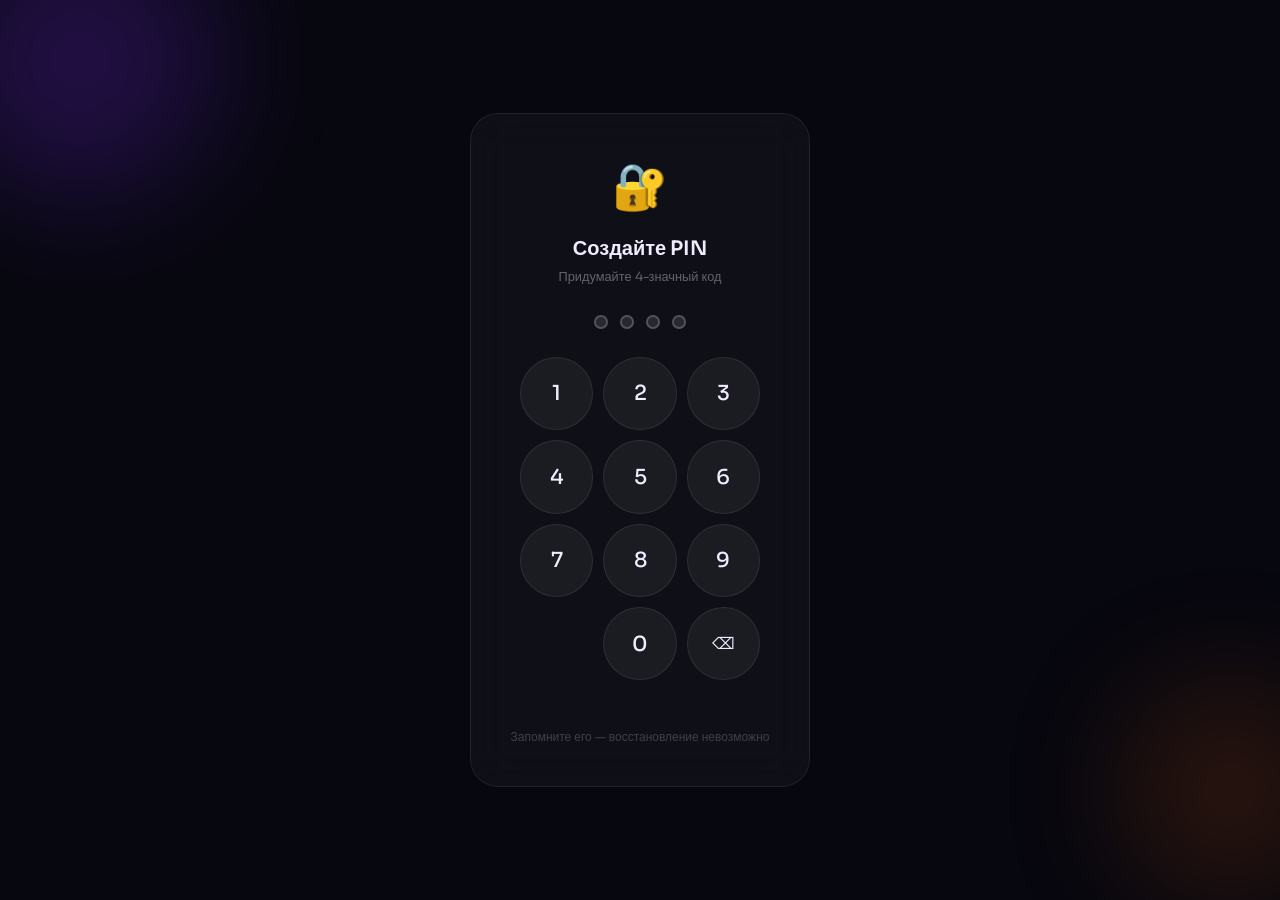
<file: habits1.html>
<!--
  ✅ Визуал: Cosmos Theme (орбы #065f46/#4a1d96, glass-card, Sora font)
  ✅ Календарная сетка: дни месяца × привычки, цветовая индикация, sticky первая колонка
  ✅ Список на сегодня: эмодзи, текст, чекбокс, зачёркивание, стрик
  ✅ Модалка: название, эмодзи-пикер, цвет, частота, дни недели, цель
  ✅ Streak: 🔥 подсчёт дней подряд, умный пропуск нерасписанных дней
  ✅ Аналитика: Canvas-барчарт (неделя/месяц/год), heatmap GitHub-стиль, детальная статистика
  ✅ Редактирование прошедших дней: клик по ячейке матрицы отмечает/снимает выполнение задним числом
  ✅ Глобальное меню: активный пункт "Привычки"
-->
<!DOCTYPE html>
<html lang="ru">
<head>
    <script src="auth.js"></script>
    <link rel="manifest" href="manifest.json">
    <meta name="theme-color" content="#07070f">
    <meta charset="UTF-8" />
    <meta name="viewport" content="width=device-width, initial-scale=1.0, maximum-scale=1.0, user-scalable=no, viewport-fit=cover" />
    <meta name="apple-mobile-web-app-capable" content="yes" />
    <meta name="apple-mobile-web-app-status-bar-style" content="black-translucent" />
    <title>Life Dashboard — Привычки</title>
    <link rel="preconnect" href="https://fonts.googleapis.com" />
    <link rel="preconnect" href="https://fonts.gstatic.com" crossorigin />
    <link href="https://fonts.googleapis.com/css2?family=Sora:wght@300;400;500;600;700&display=swap" rel="stylesheet" />
  <style>
    /* =========================================
       COSMOS VARIABLES
    ========================================= */
    :root {
      --bg-base: #07070f;
      --bg-surface: rgba(255,255,255,0.035);
      --bg-surface-md: rgba(255,255,255,0.055);
      --bg-input: rgba(255,255,255,0.05);
      --border: rgba(255,255,255,0.08);
      --border-md: rgba(255,255,255,0.13);
      --text-primary: #f0ebff;
      --text-secondary: rgba(255,255,255,0.45);
      --text-muted: rgba(255,255,255,0.22);
      --accent: #7c3aed;
      --accent-light: #c4b5fd;
      --accent-glow: rgba(124,58,237,0.35);
      --success: #34d399;
      --success-bg: rgba(52,211,153,0.12);
      --danger: #f87171;
      --danger-bg: rgba(248,113,113,0.12);
      --warning: #fbbf24;
      --warning-bg: rgba(245,158,11,0.12);
      --info: #38bdf8;
      --orb-habits-1: #065f46;
      --orb-habits-2: #4a1d96;
      --radius-sm: 10px;
      --radius-md: 16px;
      --radius-lg: 22px;
      --radius-xl: 28px;
      --blur-md: blur(20px);
      --blur-lg: blur(40px);
      --transition: all 0.25s cubic-bezier(0.4,0,0.2,1);
      --safe-bottom: env(safe-area-inset-bottom, 20px);
      --font-main: 'Sora', -apple-system, BlinkMacSystemFont, sans-serif;
    }

    /* =========================================
       RESET & BASE
    ========================================= */
    *, *::before, *::after { box-sizing: border-box; margin: 0; padding: 0; -webkit-tap-highlight-color: transparent; }
    html { font-size: 16px; scroll-behavior: smooth; }
    body {
      font-family: var(--font-main);
      background: var(--bg-base);
      color: var(--text-primary);
      min-height: 100vh;
      padding-bottom: calc(80px + var(--safe-bottom));
      overflow-x: hidden;
      line-height: 1.5;
    }

    /* =========================================
       COSMOS BACKGROUND
    ========================================= */
    .orb-container { position: fixed; inset: 0; pointer-events: none; z-index: 0; overflow: hidden; }
    .orb { position: absolute; border-radius: 50%; filter: blur(60px); opacity: 0.38; animation: floatOrb 18s ease-in-out infinite alternate; }
    .orb--1 { width: 340px; height: 340px; background: var(--orb-habits-1); top: -12%; left: -6%; animation-delay: -3s; }
    .orb--2 { width: 280px; height: 280px; background: var(--orb-habits-2); bottom: 14%; right: -8%; animation-delay: -9s; }
    .orb--3 { width: 180px; height: 180px; background: var(--accent); top: 42%; left: 50%; transform: translateX(-50%); opacity: 0.18; animation: pulseOrb 12s ease-in-out infinite; }
    @keyframes floatOrb { 0% { transform: translate(0,0) scale(1); } 100% { transform: translate(22px,-32px) scale(1.07); } }
    @keyframes pulseOrb { 0%,100% { opacity:.18; transform: translateX(-50%) scale(1); } 50% { opacity:.3; transform: translateX(-50%) scale(1.1); } }
    .stars { position: absolute; inset: 0; background-image: radial-gradient(1px 1px at 20px 30px, rgba(255,255,255,.3), transparent), radial-gradient(1px 1px at 80px 120px, rgba(255,255,255,.2), transparent), radial-gradient(1px 1px at 150px 60px, rgba(255,255,255,.25), transparent), radial-gradient(1px 1px at 220px 180px, rgba(255,255,255,.3), transparent), radial-gradient(1px 1px at 340px 90px, rgba(255,255,255,.2), transparent); background-size: 400px 300px; animation: twinkle 20s linear infinite; }
    @keyframes twinkle { 0% { opacity:.6; } 50% { opacity:1; } 100% { opacity:.6; } }

    /* =========================================
       LAYOUT
    ========================================= */
    .container { max-width: 480px; margin: 0 auto; padding: 0 20px; position: relative; z-index: 1; }

    /* =========================================
       GLASS CARDS
    ========================================= */
    .glass-card {
      background: var(--bg-surface);
      backdrop-filter: var(--blur-md);
      -webkit-backdrop-filter: var(--blur-md);
      border: 1px solid var(--border);
      border-radius: var(--radius-lg);
      padding: 20px;
      margin-bottom: 14px;
      transition: var(--transition);
      position: relative;
    }
    .glass-card::before { content: ''; position: absolute; top: 0; left: 0; right: 0; height: 1px; background: linear-gradient(90deg, transparent, rgba(255,255,255,.09), transparent); pointer-events: none; }
    .glass-card--accent { border-color: var(--accent); background: rgba(124,58,237,.08); box-shadow: 0 0 28px rgba(124,58,237,.18); }
    .glass-card--success { border-color: var(--success); background: var(--success-bg); }

    /* =========================================
       TYPOGRAPHY
    ========================================= */
    .page-title { font-size: 30px; font-weight: 700; letter-spacing: -.5px; background: linear-gradient(135deg, var(--text-primary), var(--accent-light)); -webkit-background-clip: text; -webkit-text-fill-color: transparent; margin-bottom: 2px; }
    .page-subtitle { color: var(--text-secondary); font-size: 13px; margin-bottom: 0; }
    .section-title { font-size: 16px; font-weight: 600; margin-bottom: 14px; display: flex; align-items: center; gap: 8px; }

    /* =========================================
       BUTTONS
    ========================================= */
    .btn { display: inline-flex; align-items: center; justify-content: center; gap: 7px; padding: 13px 18px; border: none; border-radius: var(--radius-md); font-size: 14px; font-weight: 600; cursor: pointer; transition: var(--transition); background: var(--bg-surface-md); color: var(--text-primary); border: 1px solid var(--border); font-family: inherit; }
    .btn:hover { border-color: var(--border-md); }
    .btn:active { transform: scale(0.97); }
    .btn--primary { background: linear-gradient(135deg, var(--accent), #6d28d9); border-color: var(--accent); box-shadow: 0 4px 20px var(--accent-glow); color: #fff; }
    .btn--primary:hover { box-shadow: 0 6px 28px var(--accent-glow); }
    .btn--ghost { background: transparent; border-color: var(--border); color: var(--text-secondary); }
    .btn--ghost:hover { background: var(--bg-surface); color: var(--text-primary); border-color: var(--border-md); }
    .btn--danger { background: var(--danger-bg); border: 1px solid rgba(248,113,113,.35); color: var(--danger); }
    .btn--danger:hover { background: rgba(248,113,113,.2); }
    .btn--icon { width: 34px; height: 34px; padding: 0; border-radius: var(--radius-sm); font-size: 15px; flex-shrink: 0; }
    .btn--full { width: 100%; }
    .btn--sm { padding: 8px 13px; font-size: 12px; }

    /* =========================================
       FORMS
    ========================================= */
    .input, .select, .textarea { width: 100%; padding: 13px 15px; background: var(--bg-input); border: 1px solid var(--border); border-radius: var(--radius-md); color: var(--text-primary); font-size: 15px; font-family: inherit; transition: var(--transition); }
    .input:focus, .select:focus, .textarea:focus { outline: none; border-color: var(--accent); box-shadow: 0 0 0 3px var(--accent-glow); }
    .input::placeholder { color: var(--text-muted); }
    .select { appearance: none; background-image: url("data:image/svg+xml,%3Csvg xmlns='http://www.w3.org/2000/svg' width='14' height='14' viewBox='0 0 24 24' fill='none' stroke='%239ca3af' stroke-width='2'%3E%3Cpolyline points='6 9 12 15 18 9'/%3E%3C/svg%3E"); background-repeat: no-repeat; background-position: right 13px center; }
    .select option { background: #0d0d1f; color: var(--text-primary); }
    .form-group { margin-bottom: 15px; }
    .form-label { display: block; font-size: 13px; color: var(--text-secondary); margin-bottom: 7px; font-weight: 500; }

    /* =========================================
       NOTIFICATION
    ========================================= */
    .notification { position: fixed; top: 18px; left: 50%; transform: translateX(-50%) translateY(-110px); background: linear-gradient(135deg, var(--accent), #6d28d9); color: #fff; padding: 11px 22px; border-radius: var(--radius-lg); font-weight: 600; font-size: 13px; z-index: 2000; transition: transform 0.3s cubic-bezier(.4,0,.2,1); box-shadow: 0 8px 30px var(--accent-glow); white-space: nowrap; }
    .notification.show { transform: translateX(-50%) translateY(0); }
    .notification--success { background: linear-gradient(135deg, var(--success), #059669); color: #07070f; }
    .notification--danger { background: linear-gradient(135deg, var(--danger), #dc2626); }

    /* =========================================
       MODAL
    ========================================= */
    .modal-overlay { position: fixed; inset: 0; background: rgba(7,7,15,.88); backdrop-filter: var(--blur-lg); -webkit-backdrop-filter: var(--blur-lg); z-index: 900; display: none; align-items: flex-end; justify-content: center; }
    .modal-overlay.active { display: flex; }
    .modal { background: linear-gradient(180deg, rgba(255,255,255,.055) 0%, var(--bg-base) 100%); border: 1px solid var(--border-md); border-radius: var(--radius-xl) var(--radius-xl) 0 0; padding: 22px 20px 32px; width: 100%; max-width: 480px; max-height: 90vh; overflow-y: auto; animation: slideUp .3s cubic-bezier(.2,.8,.2,1); scrollbar-width: thin; scrollbar-color: var(--border-md) transparent; }
    .modal::-webkit-scrollbar { width: 3px; }
    .modal::-webkit-scrollbar-thumb { background: var(--border-md); border-radius: 3px; }
    @keyframes slideUp { from { transform: translateY(100%); opacity: 0; } to { transform: translateY(0); opacity: 1; } }
    .modal__header { display: flex; justify-content: space-between; align-items: center; margin-bottom: 20px; }
    .modal__title { font-size: 19px; font-weight: 700; }
    .modal__close { width: 34px; height: 34px; border-radius: 50%; background: var(--bg-surface); border: 1px solid var(--border); color: var(--text-secondary); font-size: 17px; cursor: pointer; display: flex; align-items: center; justify-content: center; transition: var(--transition); }
    .modal__close:hover { background: var(--danger-bg); border-color: rgba(248,113,113,.4); color: var(--danger); }

    /* =========================================
       NAVIGATION
    ========================================= */
    .bottom-nav { position: fixed; bottom: 0; left: 0; right: 0; background: rgba(7,7,15,.92); backdrop-filter: var(--blur-md); border-top: 1px solid var(--border); display: flex; justify-content: space-around; align-items: center; padding: 10px 0 calc(10px + var(--safe-bottom)); z-index: 100; }
    .nav-btn { display: flex; flex-direction: column; align-items: center; gap: 3px; text-decoration: none; color: var(--text-muted); padding: 6px 10px; border-radius: var(--radius-sm); transition: var(--transition); font-size: 10px; font-weight: 600; background: transparent; border: none; cursor: pointer; }
    .nav-btn svg { width: 22px; height: 22px; stroke: currentColor; stroke-width: 2; fill: none; }
    .nav-btn.active { color: var(--accent-light); }
    .nav-btn.active svg { filter: drop-shadow(0 0 7px var(--accent-glow)); stroke-width: 2.5; }

    /* =========================================
       CALENDAR MATRIX (flexbox, no sticky hacks)
    ========================================= */
    .month-nav { display: flex; justify-content: space-between; align-items: center; margin-bottom: 14px; }
    .month-nav-title { font-size: 15px; font-weight: 600; text-transform: capitalize; }

    /* Two-column layout: fixed labels + scrollable days */
    .matrix-wrap { display: flex; overflow: hidden; gap: 0; }

    /* Labels column — no background override needed, sits naturally on glass-card */
    .matrix-labels-col { flex-shrink: 0; width: 108px; border-right: 1px solid var(--border); }
    .mlabel-hdr  { height: 28px; display: flex; align-items: flex-end; padding: 0 8px 6px 0; justify-content: flex-end; font-size: 10px; color: var(--text-muted); font-weight: 500; letter-spacing: .04em; }
    .mlabel-row  { height: 32px; display: flex; align-items: center; justify-content: flex-end; gap: 5px; padding: 0 8px 0 0; }
    .mlabel-row.mlabel-alt { background: rgba(255,255,255,.018); border-radius: 6px 0 0 6px; }
    .mlabel-name { font-size: 11px; font-weight: 500; color: var(--text-secondary); white-space: nowrap; overflow: hidden; text-overflow: ellipsis; max-width: 68px; }
    .mlabel-emoji { font-size: 14px; flex-shrink: 0; }

    /* Days scrollable column */
    .matrix-days-col { flex: 1; overflow-x: auto; -webkit-overflow-scrolling: touch; scrollbar-width: thin; scrollbar-color: var(--border-md) transparent; }
    .matrix-days-col::-webkit-scrollbar { height: 3px; }
    .matrix-days-col::-webkit-scrollbar-thumb { background: var(--border-md); border-radius: 3px; }

    .mdays-inner { display: inline-flex; flex-direction: column; min-width: 100%; }
    .mdays-hdr-row { display: flex; }
    .mday-hdr { min-width: 30px; width: 30px; height: 28px; text-align: center; font-size: 10px; color: var(--text-muted); font-weight: 500; display: flex; align-items: flex-end; justify-content: center; padding-bottom: 6px; flex-shrink: 0; }
    .mday-hdr.today-col { color: var(--accent); font-weight: 700; }

    .mdays-habit-row { display: flex; height: 32px; align-items: center; }
    .mdays-habit-row.mdays-alt { background: rgba(255,255,255,.018); border-radius: 0 6px 6px 0; }

    .mday-cell { min-width: 30px; width: 30px; height: 32px; display: flex; align-items: center; justify-content: center; padding: 2px; flex-shrink: 0; }

    .cell-inner { width: 24px; height: 24px; border-radius: 5px; display: flex; align-items: center; justify-content: center; font-size: 11px; font-weight: 700; transition: var(--transition); }
    .cell-done   { background: rgba(52,211,153,.22); border: 1px solid rgba(52,211,153,.5); color: var(--success); }
    .cell-missed { background: rgba(248,113,113,.1);  border: 1px solid rgba(248,113,113,.2); color: rgba(248,113,113,.55); }
    .cell-future { background: rgba(255,255,255,.03); border: 1px solid rgba(255,255,255,.05); color: transparent; }
    .cell-na     { background: transparent; border: 1px solid transparent; }
    .cell-today-ring { box-shadow: 0 0 0 2px var(--accent); }
    .cell-today-done { box-shadow: 0 0 0 2px var(--success), 0 0 10px rgba(52,211,153,.25); }

    /* Редактируемые ячейки — прошедшие и сегодняшний день */
    .cell-editable { cursor: pointer; }
    .cell-editable:hover { transform: scale(1.18); filter: brightness(1.4); box-shadow: 0 0 10px rgba(124,58,237,.5); }

    /* =========================================
       TODAY LIST
    ========================================= */
    .habit-item { display: flex; align-items: center; gap: 12px; padding: 13px 0; border-bottom: 1px solid var(--border); transition: var(--transition); }
    .habit-item:last-child { border-bottom: none; }

    .habit-emoji { width: 42px; height: 42px; border-radius: 13px; display: flex; align-items: center; justify-content: center; font-size: 21px; flex-shrink: 0; border: 1px solid var(--border); transition: var(--transition); }
    .habit-emoji.done-emoji { filter: saturate(0.5) brightness(0.7); }

    .habit-info { flex: 1; min-width: 0; }
    .habit-name { font-size: 14px; font-weight: 600; margin-bottom: 2px; transition: var(--transition); white-space: nowrap; overflow: hidden; text-overflow: ellipsis; }
    .habit-name.strikethrough { text-decoration: line-through; color: var(--text-muted); }
    .habit-sub { font-size: 11px; color: var(--text-muted); display: flex; align-items: center; gap: 6px; }
    .streak-pill { color: var(--warning); font-weight: 700; font-size: 11px; }

    .habit-actions { display: flex; gap: 4px; opacity: 0; transition: opacity .2s; }
    .habit-item:hover .habit-actions { opacity: 1; }

    .habit-check { width: 30px; height: 30px; flex-shrink: 0; border-radius: 9px; border: 2px solid var(--border-md); background: var(--bg-input); cursor: pointer; display: flex; align-items: center; justify-content: center; font-size: 17px; transition: var(--transition); user-select: none; }
    .habit-check:active { transform: scale(0.9); }
    .habit-check.checked { background: var(--success); border-color: var(--success); box-shadow: 0 0 14px rgba(52,211,153,.35); color: #07070f; }

    /* =========================================
       EMOJI PICKER
    ========================================= */
    .emoji-grid { display: grid; grid-template-columns: repeat(9, 1fr); gap: 5px; margin-top: 6px; }
    .emoji-opt { font-size: 20px; text-align: center; padding: 6px 4px; border-radius: var(--radius-sm); cursor: pointer; border: 2px solid transparent; transition: var(--transition); line-height: 1; }
    .emoji-opt:hover { background: var(--bg-surface-md); }
    .emoji-opt.selected { border-color: var(--accent); background: rgba(124,58,237,.18); }

    /* =========================================
       COLOR PICKER
    ========================================= */
    .color-row { display: flex; gap: 9px; flex-wrap: wrap; margin-top: 6px; }
    .color-dot { width: 28px; height: 28px; border-radius: 50%; cursor: pointer; border: 3px solid transparent; transition: var(--transition); flex-shrink: 0; outline: 3px solid transparent; outline-offset: 2px; }
    .color-dot:hover { transform: scale(1.12); outline-color: rgba(255,255,255,.2); }
    .color-dot.selected { border-color: rgba(255,255,255,.95) !important; transform: scale(1.24); outline-color: rgba(255,255,255,.35); box-shadow: 0 0 14px rgba(255,255,255,.5); }

    /* =========================================
       DAY CHIPS
    ========================================= */
    .day-chips { display: flex; gap: 6px; flex-wrap: wrap; margin-top: 6px; }
    .day-chip { padding: 7px 12px; border-radius: 20px; font-size: 12px; font-weight: 600; background: var(--bg-input); border: 1px solid var(--border); color: var(--text-muted); cursor: pointer; transition: var(--transition); user-select: none; }
    .day-chip.on { background: rgba(124,58,237,.2); border-color: rgba(124,58,237,.5); color: var(--accent-light); }

    /* =========================================
       STATS BAR
    ========================================= */
    .progress-bar { height: 3px; background: rgba(255,255,255,.07); border-radius: 3px; overflow: hidden; margin-top: 8px; }
    .progress-fill { height: 100%; border-radius: 3px; background: linear-gradient(90deg, var(--accent), var(--success)); transition: width .5s ease; }

    .stats-strip { display: grid; grid-template-columns: 1fr 1fr 1fr; gap: 8px; margin-top: 14px; }
    .stat-box { text-align: center; background: rgba(255,255,255,.03); border: 1px solid var(--border); border-radius: var(--radius-md); padding: 10px 6px; }
    .stat-box-val { font-size: 20px; font-weight: 700; }
    .stat-box-lbl { font-size: 10px; color: var(--text-muted); margin-top: 2px; }

    /* =========================================
       ANALYTICS
    ========================================= */
    .a-tabs { display: flex; gap: 6px; margin-bottom: 14px; }
    .a-tab { flex: 1; padding: 9px; text-align: center; border-radius: var(--radius-md); font-size: 13px; font-weight: 600; background: var(--bg-surface); border: 1px solid var(--border); color: var(--text-muted); cursor: pointer; transition: var(--transition); font-family: inherit; }
    .a-tab.active { background: rgba(124,58,237,.2); border-color: rgba(124,58,237,.5); color: var(--accent-light); }

    /* =========================================
       HEATMAP
    ========================================= */
    .heatmap-outer { overflow-x: auto; -webkit-overflow-scrolling: touch; padding-bottom: 4px; scrollbar-width: none; }
    .heatmap-outer::-webkit-scrollbar { display: none; }
    .heatmap-grid { display: flex; gap: 2px; }
    .heatmap-col { display: flex; flex-direction: column; gap: 2px; }
    .hmap-cell { width: 11px; height: 11px; border-radius: 2px; flex-shrink: 0; background: rgba(255,255,255,.05); }
    .hmap-l1 { background: rgba(52,211,153,.18); }
    .hmap-l2 { background: rgba(52,211,153,.38); }
    .hmap-l3 { background: rgba(52,211,153,.62); }
    .hmap-l4 { background: rgba(52,211,153,.88); }

    /* =========================================
       EMPTY STATE
    ========================================= */
    .empty-block { text-align: center; padding: 32px 16px; }
    .empty-icon { font-size: 44px; margin-bottom: 10px; opacity: .55; }
    .empty-title { font-size: 15px; font-weight: 600; color: var(--text-secondary); margin-bottom: 5px; }
    .empty-hint { font-size: 12px; color: var(--text-muted); }

    /* =========================================
       FAB
    ========================================= */
    .fab { position: fixed; bottom: calc(80px + var(--safe-bottom) + 14px); right: 18px; width: 54px; height: 54px; border-radius: 50%; background: linear-gradient(135deg, var(--accent), #5b21b6); border: none; color: #fff; font-size: 24px; cursor: pointer; box-shadow: 0 4px 22px var(--accent-glow); display: flex; align-items: center; justify-content: center; transition: var(--transition); z-index: 50; line-height: 1; }
    .fab:hover { transform: scale(1.08) rotate(5deg); box-shadow: 0 6px 30px var(--accent-glow); }
    .fab:active { transform: scale(0.94); }

    /* =========================================
       DIVIDER
    ========================================= */
    .divider { height: 1px; background: var(--border); margin: 14px 0; }

    @media (min-width: 481px) { .container { padding: 0 24px; } }
    @media (prefers-reduced-motion: reduce) { *, *::before, *::after { animation-duration: .01ms !important; transition-duration: .01ms !important; } }
  </style>
</head>
<body>

  <!-- COSMOS BG -->
  <div class="orb-container">
    <div class="orb orb--1"></div>
    <div class="orb orb--2"></div>
    <div class="orb orb--3"></div>
    <div class="stars"></div>
  </div>

  <!-- NOTIFICATION -->
  <div class="notification" id="notification"></div>

  <!-- HEADER -->
  <div class="container" style="padding-top:24px;padding-bottom:0;">
    <div style="display:flex;justify-content:space-between;align-items:flex-start;gap:12px;">
      <div>
        <h1 class="page-title">Привычки</h1>
        <p class="page-subtitle">Трекер ежедневных привычек</p>
      </div>
      <button class="btn btn--ghost btn--sm" onclick="window.openAnalytics()" style="margin-top:6px;white-space:nowrap;flex-shrink:0;">📊 Аналитика</button>
    </div>
  </div>

  <!-- MAIN -->
  <main class="container" style="padding-top:16px;">

    <!-- CALENDAR MATRIX -->
    <div class="glass-card" id="matrixCard">
      <div class="month-nav">
        <button class="btn btn--ghost btn--icon" onclick="window.changeMonth(-1)">◀</button>
        <span class="month-nav-title" id="monthLabel"></span>
        <button class="btn btn--ghost btn--icon" onclick="window.changeMonth(1)">▶</button>
      </div>
      <div class="matrix-wrap">
        <div class="matrix-labels-col" id="matrixLabels"></div>
        <div class="matrix-days-col" id="matrixDays"></div>
      </div>
      <div id="monthStatsEl"></div>
      <div style="text-align:center;font-size:11px;color:var(--text-muted);margin-top:8px;">
        💡 Нажмите на ячейку прошедшего дня, чтобы отметить или снять выполнение
      </div>
    </div>

    <!-- TODAY'S HABITS -->
    <div class="glass-card" id="todayCard">
      <div class="section-title">
        <span id="todayHeading">📅 Сегодня</span>
        <span id="todayCount" style="margin-left:auto;font-size:13px;color:var(--text-secondary);font-weight:400;"></span>
      </div>
      <div id="todayList"></div>
    </div>

  </main>

  <!-- FAB -->
  <button class="fab" onclick="window.openAddHabit()" title="Добавить привычку">＋</button>

  <!-- BOTTOM NAV -->
  <nav class="bottom-nav">
    <a href="tasks.html" class="nav-btn">
      <svg viewBox="0 0 24 24"><path d="M9 11l3 3L22 4"/><path d="M21 12v7a2 2 0 0 1-2 2H5a2 2 0 0 1-2-2V5a2 2 0 0 1 2-2h11"/></svg>
      <span>Задачи</span>
    </a>
    <a href="journal.html" class="nav-btn">
      <svg viewBox="0 0 24 24"><path d="M4 19.5A2.5 2.5 0 0 1 6.5 17H20"/><path d="M6.5 2H20v20H6.5A2.5 2.5 0 0 1 4 19.5v-15A2.5 2.5 0 0 1 6.5 2z"/></svg>
      <span>Дневник</span>
    </a>
    <a href="habits.html" class="nav-btn active">
      <svg viewBox="0 0 24 24"><circle cx="12" cy="12" r="10"/><polyline points="12 6 12 12 16 14"/></svg>
      <span>Привычки</span>
    </a>
    <a href="finance.html" class="nav-btn">
      <svg viewBox="0 0 24 24"><line x1="12" y1="1" x2="12" y2="23"/><path d="M17 5H9.5a3.5 3.5 0 0 0 0 7h5a3.5 3.5 0 0 1 0 7H6"/></svg>
      <span>Финансы</span>
    </a>
    <a href="health.html" class="nav-btn">
      <svg viewBox="0 0 24 24"><path d="M20.84 4.61a5.5 5.5 0 0 0-7.78 0L12 5.67l-1.06-1.06a5.5 5.5 0 0 0-7.78 7.78l1.06 1.06L12 21.23l7.78-7.78 1.06-1.06a5.5 5.5 0 0 0 0-7.78z"/></svg>
      <span>Здоровье</span>
    </a>
  </nav>

  <!-- ===== ADD / EDIT HABIT MODAL ===== -->
  <div class="modal-overlay" id="modal-habit">
    <div class="modal">
      <div class="modal__header">
        <h2 class="modal__title" id="habitModalTitle">Новая привычка</h2>
        <button class="modal__close" onclick="window.closeModal('modal-habit')">✕</button>
      </div>

      <div class="form-group">
        <label class="form-label">Название *</label>
        <input class="input" id="hName" type="text" placeholder="Читать 20 минут" maxlength="50" autocomplete="off">
      </div>
      <div class="form-group">
        <label class="form-label">Описание / цель</label>
        <input class="input" id="hDesc" type="text" placeholder="Необязательная заметка..." maxlength="80" autocomplete="off">
      </div>

      <div class="form-group">
        <label class="form-label">Иконка</label>
        <div class="emoji-grid" id="emojiGrid"></div>
      </div>

      <div class="form-group">
        <label class="form-label">Цвет</label>
        <div class="color-row" id="colorRow"></div>
      </div>

      <div class="form-group">
        <label class="form-label">Частота</label>
        <select class="select" id="hFreq" onchange="window.onFreqChange()">
          <option value="daily">Ежедневно</option>
          <option value="custom">По дням недели</option>
        </select>
      </div>

      <div id="dayPickerWrap" style="display:none;" class="form-group">
        <label class="form-label">Дни недели</label>
        <div class="day-chips" id="dayChips">
          <span class="day-chip" data-d="1">Пн</span>
          <span class="day-chip" data-d="2">Вт</span>
          <span class="day-chip" data-d="3">Ср</span>
          <span class="day-chip" data-d="4">Чт</span>
          <span class="day-chip" data-d="5">Пт</span>
          <span class="day-chip" data-d="6">Сб</span>
          <span class="day-chip" data-d="7">Вс</span>
        </div>
      </div>

      <div class="form-group">
        <label class="form-label">Цель (раз в день)</label>
        <input class="input" id="hTarget" type="number" min="1" max="20" value="1" style="max-width:120px;">
      </div>

      <input type="hidden" id="hEditId">
      <button class="btn btn--primary btn--full" onclick="window.saveHabit()">💾 Сохранить</button>
    </div>
  </div>

  <!-- ===== ANALYTICS MODAL ===== -->
  <div class="modal-overlay" id="modal-analytics">
    <div class="modal">
      <div class="modal__header">
        <h2 class="modal__title">📊 Аналитика</h2>
        <button class="modal__close" onclick="window.closeModal('modal-analytics')">✕</button>
      </div>

      <!-- Overall quick stats -->
      <div class="stats-strip" id="aOverall" style="margin-bottom:18px;"></div>

      <!-- Habit filter -->
      <div class="form-group">
        <label class="form-label">Привычка</label>
        <select class="select" id="aHabitSel" onchange="window.onAHabitChange()">
          <option value="all">Все привычки</option>
        </select>
      </div>

      <!-- Period -->
      <div class="a-tabs" id="aTabs">
        <button class="a-tab active" data-p="week" onclick="window.selectAPeriod('week')">Неделя</button>
        <button class="a-tab" data-p="month" onclick="window.selectAPeriod('month')">Месяц</button>
        <button class="a-tab" data-p="year" onclick="window.selectAPeriod('year')">Год</button>
      </div>

      <!-- Bar chart -->
      <canvas id="aChart" style="display:block;width:100%;height:170px;background:rgba(255,255,255,.03);border-radius:var(--radius-lg);margin-bottom:18px;"></canvas>

      <!-- Heatmap -->
      <div style="margin-bottom:18px;">
        <div style="font-size:12px;color:var(--text-muted);margin-bottom:7px;font-weight:500;">🗓 Активность за год</div>
        <div class="heatmap-outer">
          <div id="heatmapGrid" class="heatmap-grid"></div>
        </div>
        <div style="display:flex;align-items:center;gap:5px;margin-top:7px;font-size:10px;color:var(--text-muted);">
          Меньше
          <div style="display:flex;gap:2px;">
            <div style="width:10px;height:10px;border-radius:2px;background:rgba(255,255,255,.05);"></div>
            <div style="width:10px;height:10px;border-radius:2px;" class="hmap-l1"></div>
            <div style="width:10px;height:10px;border-radius:2px;" class="hmap-l2"></div>
            <div style="width:10px;height:10px;border-radius:2px;" class="hmap-l3"></div>
            <div style="width:10px;height:10px;border-radius:2px;" class="hmap-l4"></div>
          </div>
          Больше
        </div>
      </div>

      <!-- Per-habit detail -->
      <div id="aDetail"></div>
    </div>
  </div>

  <script>
  (function() {
    'use strict';

    /* ===== UTILITIES ===== */
    const $  = id => document.getElementById(id);
    const esc = s => String(s).replace(/[&<>"']/g, m => ({'&':'&amp;','<':'&lt;','>':'&gt;','"':'&quot;',"'":'&#039;'}[m]));
    const pad = n => String(n).padStart(2, '0');

    function notify(msg, type = '') {
      const n = $('notification'); if (!n) return;
      n.textContent = msg;
      n.className = 'notification' + (type ? ` notification--${type}` : '');
      n.classList.add('show');
      clearTimeout(n._t);
      n._t = setTimeout(() => n.classList.remove('show'), 2600);
    }

    /* ===== CONSTANTS ===== */
    const STORAGE_KEY = 'lifeDashboard_habits_v2';
    const EMOJIS = [
      '💧','🏃','🧘','🎵','🍎','😴','📚','💊',
      '🥗','🚴','🧹','💪','🧠','✍️','🌞','🚿',
      '🍵','☕','🎯','🌿','📝','🎨','🏋️','❤️',
      '🌟','🦷','🧴','🐾'
    ];
    const COLORS = [
      '#7c3aed','#34d399','#f87171','#fbbf24',
      '#38bdf8','#f97316','#ec4899','#a3e635',
      '#6366f1','#14b8a6'
    ];
    const DAY_SHORTS = ['Пн','Вт','Ср','Чт','Пт','Сб','Вс'];

    /* ===== STATE ===== */
    function defaultState() {
      return { habits: [], completions: [], settings: { streakFreezeWeekends: false } };
    }
    function loadState() {
      try { return JSON.parse(localStorage.getItem(STORAGE_KEY)) || defaultState(); }
      catch { return defaultState(); }
    }
    function saveState() { localStorage.setItem(STORAGE_KEY, JSON.stringify(S)); }

    let S = loadState();
    let calMonth    = new Date();
    let aPeriod     = 'week';
    let aHabitId    = 'all';
    let selEmoji    = EMOJIS[0];
    let selColor    = COLORS[0];
    let selDays     = [1,2,3,4,5,6,7];

    /* ===== DATE HELPERS ===== */
    function todayStr() {
      const d = new Date();
      return `${d.getFullYear()}-${pad(d.getMonth()+1)}-${pad(d.getDate())}`;
    }
    function mkDate(y, m, d) { return `${y}-${pad(m)}-${pad(d)}`; }
    function addDays(ds, n) {
      const d = new Date(ds + 'T00:00:00'); d.setDate(d.getDate() + n);
      return `${d.getFullYear()}-${pad(d.getMonth()+1)}-${pad(d.getDate())}`;
    }
    function jsWeekday(ds) {
      // 1=Mon … 7=Sun
      const w = new Date(ds + 'T00:00:00').getDay();
      return w === 0 ? 7 : w;
    }

    /* ===== HABIT SCHEDULE ===== */
    function isScheduled(habit, ds) {
      if (habit.frequency === 'daily') return true;
      return (habit.daysOfWeek || [1,2,3,4,5,6,7]).includes(jsWeekday(ds));
    }
    function isActive(habit, ds) {
      const c = new Date(habit.createdAt);
      const createdDs = `${c.getFullYear()}-${pad(c.getMonth()+1)}-${pad(c.getDate())}`;
      return ds >= createdDs && isScheduled(habit, ds);
    }

    /* ===== COMPLETIONS ===== */
    function isDone(habitId, ds) {
      const c = S.completions.find(c => c.habitId === habitId && c.date === ds);
      return !!(c && c.completed);
    }
    function toggleDone(habitId, ds) {
      const idx = S.completions.findIndex(c => c.habitId === habitId && c.date === ds);
      if (idx >= 0) {
        S.completions[idx].completed = !S.completions[idx].completed;
      } else {
        S.completions.push({ habitId, date: ds, completed: true, count: 1, ts: Date.now() });
      }
      saveState();
    }

    /* ===== STREAK ===== */
    function calcStreak(habit) {
      const today = todayStr();
      let streak = 0;
      let d = today;

      for (let i = 0; i < 400; i++) {
        if (!isActive(habit, d)) {
          d = addDays(d, -1);
          continue;
        }
        // Today: being unfinished doesn't break streak
        if (d === today) {
          if (isDone(habit.id, d)) streak++;
          d = addDays(d, -1);
          continue;
        }
        // Past day: must be done
        if (isDone(habit.id, d)) { streak++; d = addDays(d, -1); }
        else { break; }
      }
      return streak;
    }

    function calcBestStreak(habit) {
      const today = todayStr();
      let best = 0, cur = 0;
      const createdD = new Date(habit.createdAt);
      let d = mkDate(createdD.getFullYear(), createdD.getMonth() + 1, createdD.getDate());

      for (let i = 0; i < 800; i++) {
        if (d > today) break;
        if (!isActive(habit, d)) { d = addDays(d, 1); continue; }
        if (isDone(habit.id, d)) { cur++; if (cur > best) best = cur; }
        else if (d < today) cur = 0;
        d = addDays(d, 1);
      }
      return best;
    }

    /* ===== RENDER MATRIX ===== */
    function renderMatrix() {
      const y = calMonth.getFullYear();
      const m = calMonth.getMonth() + 1;
      const daysInMonth = new Date(y, m, 0).getDate();
      const today = todayStr();

      $('monthLabel').textContent = new Date(y, m - 1).toLocaleDateString('ru-RU', { month: 'long', year: 'numeric' });

      const habits = S.habits;
      const labelsEl = $('matrixLabels');
      const daysEl   = $('matrixDays');

      if (!habits.length) {
        labelsEl.innerHTML = '';
        daysEl.innerHTML = `<div class="empty-block"><div class="empty-icon">📅</div><div class="empty-title">Нет привычек</div><div class="empty-hint">Нажмите ＋ чтобы добавить</div></div>`;
        $('monthStatsEl').innerHTML = '';
        return;
      }

      /* ── Labels column ── */
      let lblHtml = `<div class="mlabel-hdr">Привычка</div>`;
      habits.forEach((h, idx) => {
        const alt = idx % 2 === 1 ? ' mlabel-alt' : '';
        lblHtml += `<div class="mlabel-row${alt}">
          <span class="mlabel-name">${esc(h.name)}</span>
          <span class="mlabel-emoji">${h.emoji || '✅'}</span>
        </div>`;
      });
      labelsEl.innerHTML = lblHtml;

      /* ── Days column ── */
      let dHtml = '<div class="mdays-inner"><div class="mdays-hdr-row">';
      for (let d = 1; d <= daysInMonth; d++) {
        const ds = mkDate(y, m, d);
        dHtml += `<div class="mday-hdr${ds === today ? ' today-col' : ''}">${d}</div>`;
      }
      dHtml += '</div>';

      let totalSched = 0, totalDone = 0;
      habits.forEach((h, idx) => {
        const alt = idx % 2 === 1 ? ' mdays-alt' : '';
        dHtml += `<div class="mdays-habit-row${alt}">`;
        for (let d = 1; d <= daysInMonth; d++) {
          const ds       = mkDate(y, m, d);
          const isT      = ds === today;
          const past     = ds < today;
          const editable = past || isT; // редактировать можно сегодня и прошедшие дни

          if (!isActive(h, ds)) {
            dHtml += '<div class="mday-cell"><div class="cell-inner cell-na"></div></div>';
            continue;
          }

          const done = isDone(h.id, ds);
          if (editable) { totalSched++; if (done) totalDone++; }

          let cls = 'cell-inner';
          if (done)            cls += isT ? ' cell-done cell-today-done' : ' cell-done';
          else if (editable)   cls += isT ? ' cell-missed cell-today-ring' : ' cell-missed';
          else                 cls += ' cell-future';
          if (editable) cls += ' cell-editable';

          const clickAttr = editable ? ` onclick="window.toggleHabitDate(${h.id},'${ds}')"` : '';
          const tip = editable ? ' title="Нажмите, чтобы отметить/снять"' : '';

          dHtml += `<div class="mday-cell"><div class="${cls}"${clickAttr}${tip}>${done ? '✓' : (editable ? '·' : '')}</div></div>`;
        }
        dHtml += '</div>';
      });
      dHtml += '</div>';
      daysEl.innerHTML = dHtml;

      // Scroll so today is visible (centered) on initial render of current month
      scrollToToday();

      // Month stats bar
      const pct = totalSched > 0 ? Math.round((totalDone / totalSched) * 100) : 0;
      $('monthStatsEl').innerHTML = `
        <div style="display:flex;justify-content:space-between;align-items:center;font-size:12px;color:var(--text-secondary);margin-top:12px;">
          <span>Выполнено: <b style="color:var(--success);">${totalDone}</b> / ${totalSched}</span>
          <span style="color:var(--accent-light);font-weight:700;">${pct}%</span>
        </div>
        <div class="progress-bar"><div class="progress-fill" style="width:${pct}%"></div></div>`;
    }

    /* Scroll the days column so today is centred (only if viewing current month) */
    function scrollToToday() {
      const daysEl = $('matrixDays');
      if (!daysEl) return;
      const now = new Date();
      if (calMonth.getFullYear() === now.getFullYear() && calMonth.getMonth() === now.getMonth()) {
        const cellW = 30;
        const target = (now.getDate() - 1) * cellW - (daysEl.clientWidth / 2) + cellW / 2;
        daysEl.scrollLeft = Math.max(0, target);
      }
    }

    /* ===== RENDER TODAY LIST ===== */
    function renderToday() {
      const today = todayStr();
      const todayDate = new Date();
      const dayLabel = todayDate.toLocaleDateString('ru-RU', { weekday: 'long', day: 'numeric', month: 'long' });
      // Capitalise first letter
      $('todayHeading').textContent = '📅 ' + dayLabel.charAt(0).toUpperCase() + dayLabel.slice(1);

      const active = S.habits.filter(h => isActive(h, today));
      const done   = active.filter(h => isDone(h.id, today));
      $('todayCount').textContent = active.length > 0 ? `${done.length}/${active.length}` : '';

      const list = $('todayList');
      if (!active.length) {
        list.innerHTML = `<div class="empty-block"><div class="empty-icon">🌱</div><div class="empty-title">Нет привычек на сегодня</div><div class="empty-hint">Нажмите ＋ внизу справа</div></div>`;
        return;
      }

      // Incomplete first
      const sorted = [...active].sort((a, b) => {
        const da = isDone(a.id, today), db = isDone(b.id, today);
        return da === db ? 0 : da ? 1 : -1;
      });

      list.innerHTML = sorted.map(h => {
        const done   = isDone(h.id, today);
        const streak = calcStreak(h);
        const color  = h.color || '#7c3aed';

        return `<div class="habit-item" id="hi-${h.id}">
          <div class="habit-emoji${done ? ' done-emoji' : ''}" style="background:${color}1a;border-color:${color}33;">
            ${h.emoji || '✅'}
          </div>
          <div class="habit-info">
            <div class="habit-name${done ? ' strikethrough' : ''}">${esc(h.name)}</div>
            <div class="habit-sub">
              ${streak > 0 ? `<span class="streak-pill">🔥 ${streak}</span>` : ''}
              ${h.description ? `<span>${esc(h.description)}</span>` : ''}
            </div>
          </div>
          <div class="habit-actions">
            <button class="btn btn--icon btn--ghost" onclick="window.editHabit(${h.id})">✏️</button>
            <button class="btn btn--icon btn--danger" onclick="window.deleteHabit(${h.id})">🗑</button>
          </div>
          <div class="habit-check${done ? ' checked' : ''}" onclick="window.toggleHabit(${h.id})">
            ${done ? '✓' : ''}
          </div>
        </div>`;
      }).join('');

      // All-done banner
      const banner = document.getElementById('allDoneBanner');
      if (banner) banner.remove();
      if (done.length === active.length && active.length > 0) {
        $('todayCard').insertAdjacentHTML('beforeend',
          `<div id="allDoneBanner" style="text-align:center;padding:12px;font-size:14px;color:var(--success);animation:fadeUp .4s ease;">🎉 Все привычки выполнены!</div>`);
      }
    }

    /* ===== TOGGLE HABIT (today, из списка "Сегодня") ===== */
    function toggleHabit(id) {
      const today = todayStr();
      toggleDone(id, today);
      renderMatrix();
      renderToday();
      if (isDone(id, today)) notify('Выполнено! 🎯', 'success');
    }

    /* ===== TOGGLE HABIT FOR A SPECIFIC PAST/TODAY DATE (клик по матрице) ===== */
    function toggleHabitDate(id, ds) {
      if (ds > todayStr()) { notify('Нельзя отмечать будущие дни', 'danger'); return; }
      toggleDone(id, ds);
      renderMatrix();
      renderToday();
      const nowDone = isDone(id, ds);
      const label = ds === todayStr()
        ? 'сегодня'
        : new Date(ds + 'T00:00:00').toLocaleDateString('ru-RU', { day: 'numeric', month: 'long' });
      notify(nowDone ? `Отмечено (${label}) 🎯` : `Снято (${label})`, nowDone ? 'success' : '');
    }

    /* ===== MODAL HELPERS ===== */
    function openModal(id) {
      const m = document.getElementById(id);
      if (m) m.classList.add('active');
    }
    function closeModal(id) {
      const m = document.getElementById(id);
      if (m) m.classList.remove('active');
    }

    /* ===== EMOJI / COLOR PICKERS ===== */
    function buildEmojis() {
      $('emojiGrid').innerHTML = EMOJIS.map(e =>
        `<div class="emoji-opt${e === selEmoji ? ' selected' : ''}" onclick="window.pickEmoji('${e}')">${e}</div>`
      ).join('');
    }
    function buildColors() {
      $('colorRow').innerHTML = COLORS.map(c =>
        `<div class="color-dot${c === selColor ? ' selected' : ''}" style="background:${c};" data-color="${c}" onclick="window.pickColor('${c}')"></div>`
      ).join('');
    }
    function pickEmoji(e) {
      selEmoji = e;
      document.querySelectorAll('.emoji-opt').forEach(el => el.classList.toggle('selected', el.textContent.trim() === e));
    }
    function pickColor(c) {
      selColor = c;
      document.querySelectorAll('.color-dot').forEach(el =>
        el.classList.toggle('selected', el.dataset.color === c)
      );
    }

    /* ===== DAY CHIPS ===== */
    function syncDayChips() {
      document.querySelectorAll('.day-chip').forEach(chip => {
        const d = parseInt(chip.dataset.d);
        chip.classList.toggle('on', selDays.includes(d));
        chip.onclick = () => {
          const idx = selDays.indexOf(d);
          if (idx >= 0) selDays.splice(idx, 1);
          else selDays.push(d);
          syncDayChips();
        };
      });
    }

    function onFreqChange() {
      $('dayPickerWrap').style.display = $('hFreq').value === 'custom' ? 'block' : 'none';
    }

    /* ===== ADD HABIT ===== */
    function openAddHabit() {
      $('habitModalTitle').textContent = 'Новая привычка';
      $('hName').value = '';
      $('hDesc').value = '';
      $('hFreq').value = 'daily';
      $('hTarget').value = '1';
      $('hEditId').value = '';
      $('dayPickerWrap').style.display = 'none';
      selEmoji = EMOJIS[0];
      selColor = COLORS[0];
      selDays  = [1,2,3,4,5,6,7];
      buildEmojis();
      buildColors();
      syncDayChips();
      openModal('modal-habit');
      setTimeout(() => $('hName').focus(), 260);
    }

    /* ===== EDIT HABIT ===== */
    function editHabit(id) {
      const h = S.habits.find(x => x.id === id);
      if (!h) return;
      $('habitModalTitle').textContent = 'Редактировать';
      $('hName').value    = h.name;
      $('hDesc').value    = h.description || '';
      $('hFreq').value    = h.frequency;
      $('hTarget').value  = h.targetCount || 1;
      $('hEditId').value  = id;
      $('dayPickerWrap').style.display = h.frequency === 'custom' ? 'block' : 'none';
      selEmoji = h.emoji || EMOJIS[0];
      selColor = h.color || COLORS[0];
      selDays  = h.daysOfWeek ? [...h.daysOfWeek] : [1,2,3,4,5,6,7];
      buildEmojis();
      buildColors();
      syncDayChips();
      openModal('modal-habit');
    }

    /* ===== DELETE HABIT ===== */
    function deleteHabit(id) {
      if (!confirm('Удалить привычку? Вся история будет потеряна.')) return;
      S.habits      = S.habits.filter(h => h.id !== id);
      S.completions = S.completions.filter(c => c.habitId !== id);
      saveState();
      renderMatrix();
      renderToday();
      notify('Привычка удалена', 'danger');
    }

    /* ===== SAVE HABIT ===== */
    function saveHabit() {
      const name = $('hName').value.trim();
      if (!name) { $('hName').focus(); notify('Введите название', 'danger'); return; }
      if ($('hFreq').value === 'custom' && selDays.length === 0) {
        notify('Выберите хотя бы один день', 'danger'); return;
      }

      const editId = $('hEditId').value;
      const freq   = $('hFreq').value;
      const record = {
        name,
        description: $('hDesc').value.trim(),
        emoji:       selEmoji,
        color:       selColor,
        frequency:   freq,
        daysOfWeek:  freq === 'custom' ? [...selDays] : [1,2,3,4,5,6,7],
        targetCount: parseInt($('hTarget').value) || 1,
        createdAt:   Date.now()
      };

      if (editId) {
        const idx = S.habits.findIndex(h => h.id === parseInt(editId));
        if (idx >= 0) {
          record.id        = parseInt(editId);
          record.createdAt = S.habits[idx].createdAt;
          S.habits[idx]    = record;
          notify('Привычка обновлена ✨', 'success');
        }
      } else {
        record.id = Date.now();
        S.habits.push(record);
        notify('Привычка добавлена! 🎯', 'success');
      }

      saveState();
      closeModal('modal-habit');
      renderMatrix();
      renderToday();
    }

    /* ===== MONTH NAV ===== */
    function changeMonth(delta) {
      calMonth.setMonth(calMonth.getMonth() + delta);
      renderMatrix();
    }

    /* ===== ANALYTICS ===== */
    function getAHabits() {
      return aHabitId === 'all' ? S.habits : S.habits.filter(h => h.id === parseInt(aHabitId));
    }

    function openAnalytics() {
      // Populate habit selector
      const sel = $('aHabitSel');
      sel.innerHTML = '<option value="all">Все привычки</option>' +
        S.habits.map(h => `<option value="${h.id}">${h.emoji || ''} ${esc(h.name)}</option>`).join('');
      aHabitId = 'all';
      aPeriod  = 'week';
      document.querySelectorAll('.a-tab').forEach(t => t.classList.toggle('active', t.dataset.p === 'week'));

      openModal('modal-analytics');
      // Defer rendering until modal is visible
      requestAnimationFrame(() => {
        renderAOverall();
        drawAChart();
        buildHeatmap();
        renderADetail();
      });
    }

    function onAHabitChange() {
      aHabitId = $('aHabitSel').value;
      drawAChart();
      renderADetail();
    }

    function selectAPeriod(p) {
      aPeriod = p;
      document.querySelectorAll('.a-tab').forEach(t => t.classList.toggle('active', t.dataset.p === p));
      drawAChart();
    }

    function renderAOverall() {
      const today = todayStr();
      const all   = S.habits;
      const todayActive = all.filter(h => isActive(h, today)).length;
      const todayDone   = all.filter(h => isActive(h, today) && isDone(h.id, today)).length;
      const maxStreak   = all.length ? Math.max(0, ...all.map(h => calcStreak(h))) : 0;
      const totalAll    = S.completions.filter(c => c.completed).length;

      $('aOverall').innerHTML = `
        <div class="stat-box"><div class="stat-box-val">${todayDone}/${todayActive}</div><div class="stat-box-lbl">Сегодня</div></div>
        <div class="stat-box"><div class="stat-box-val" style="color:var(--warning);">🔥 ${maxStreak}</div><div class="stat-box-lbl">Лучший стрик</div></div>
        <div class="stat-box"><div class="stat-box-val" style="color:var(--success);">${totalAll}</div><div class="stat-box-lbl">Всего выполнений</div></div>
      `;
    }

    function drawAChart() {
      const canvas = $('aChart');
      if (!canvas) return;
      const ctx = canvas.getContext('2d');
      const dpr = window.devicePixelRatio || 1;
      const W   = canvas.offsetWidth  || 400;
      const H   = 170;
      canvas.width  = W * dpr;
      canvas.height = H * dpr;
      ctx.scale(dpr, dpr);
      ctx.clearRect(0, 0, W, H);

      const habits = getAHabits();
      const today  = new Date();

      // Build labels + data arrays
      let labels = [], values = [];

      if (aPeriod === 'week') {
        for (let i = 6; i >= 0; i--) {
          const d = new Date(today); d.setDate(today.getDate() - i);
          const ds = `${d.getFullYear()}-${pad(d.getMonth()+1)}-${pad(d.getDate())}`;
          const active = habits.filter(h => isActive(h, ds));
          const done   = active.filter(h => isDone(h.id, ds));
          labels.push(DAY_SHORTS[(d.getDay() + 6) % 7]);
          values.push(active.length ? Math.round((done.length / active.length) * 100) : 0);
        }
      } else if (aPeriod === 'month') {
        for (let w = 3; w >= 0; w--) {
          let tot = 0, don = 0;
          for (let day = 0; day < 7; day++) {
            const d = new Date(today); d.setDate(today.getDate() - (w * 7 + day));
            const ds = `${d.getFullYear()}-${pad(d.getMonth()+1)}-${pad(d.getDate())}`;
            habits.forEach(h => {
              if (isActive(h, ds)) { tot++; if (isDone(h.id, ds)) don++; }
            });
          }
          labels.push(`Нед ${4 - w}`);
          values.push(tot ? Math.round((don / tot) * 100) : 0);
        }
      } else {
        for (let mo = 11; mo >= 0; mo--) {
          const d = new Date(today.getFullYear(), today.getMonth() - mo, 1);
          const days = new Date(d.getFullYear(), d.getMonth() + 1, 0).getDate();
          let tot = 0, don = 0;
          for (let day = 1; day <= days; day++) {
            const ds = mkDate(d.getFullYear(), d.getMonth() + 1, day);
            habits.forEach(h => {
              if (isActive(h, ds)) { tot++; if (isDone(h.id, ds)) don++; }
            });
          }
          labels.push(d.toLocaleDateString('ru-RU', { month: 'short' }));
          values.push(tot ? Math.round((don / tot) * 100) : 0);
        }
      }

      if (!habits.length || values.every(v => v === 0)) {
        ctx.fillStyle = 'rgba(255,255,255,0.22)';
        ctx.font = '13px Sora, sans-serif';
        ctx.textAlign = 'center';
        ctx.fillText('Нет данных за этот период', W / 2, H / 2);
        return;
      }

      const PL = 34, PR = 10, PT = 22, PB = 34;
      const cW = W - PL - PR;
      const cH = H - PT - PB;
      const n  = labels.length;
      const bW = Math.max(8, (cW / n) - 5);

      // Grid lines
      ctx.strokeStyle = 'rgba(255,255,255,0.06)';
      ctx.lineWidth   = 1;
      [0, 25, 50, 75, 100].forEach(v => {
        const y = PT + cH - (v / 100) * cH;
        ctx.beginPath(); ctx.moveTo(PL, y); ctx.lineTo(PL + cW, y); ctx.stroke();
        ctx.fillStyle = 'rgba(255,255,255,0.22)';
        ctx.font = '9px Sora, sans-serif';
        ctx.textAlign = 'right';
        ctx.fillText(v + '%', PL - 3, y + 3);
      });

      // Bars
      labels.forEach((lbl, i) => {
        const val = values[i];
        const bH  = (val / 100) * cH;
        const x   = PL + (i / n) * cW + ((cW / n) - bW) / 2;
        const y   = PT + cH - bH;
        const r   = Math.min(5, bW / 2);

        if (bH > 0) {
          const g = ctx.createLinearGradient(0, y, 0, y + bH);
          g.addColorStop(0, '#c4b5fd');
          g.addColorStop(1, '#34d399');
          ctx.fillStyle = g;
          ctx.beginPath();
          ctx.moveTo(x + r, y);
          ctx.lineTo(x + bW - r, y);
          ctx.arcTo(x + bW, y, x + bW, y + r, r);
          ctx.lineTo(x + bW, y + bH);
          ctx.lineTo(x, y + bH);
          ctx.arcTo(x, y, x + r, y, r);
          ctx.closePath();
          ctx.fill();
        }

        ctx.fillStyle = 'rgba(255,255,255,0.35)';
        ctx.font = '9px Sora, sans-serif';
        ctx.textAlign = 'center';
        ctx.fillText(lbl, x + bW / 2, PT + cH + 16);

        if (val > 0) {
          ctx.fillStyle = 'rgba(255,255,255,0.75)';
          ctx.font = 'bold 9px Sora, sans-serif';
          ctx.fillText(val + '%', x + bW / 2, y - 4);
        }
      });
    }

    function buildHeatmap() {
      const grid  = $('heatmapGrid');
      if (!grid) return;
      grid.innerHTML = '';

      const today = new Date();
      // Start 52 weeks ago, aligned to Monday
      const start = new Date(today);
      start.setDate(start.getDate() - 52 * 7);
      while ((start.getDay() + 6) % 7 !== 0) start.setDate(start.getDate() - 1);

      let col = null;
      for (let d = new Date(start); d <= today; d.setDate(d.getDate() + 1)) {
        const wd = (d.getDay() + 6) % 7;
        if (wd === 0) {
          col = document.createElement('div');
          col.className = 'heatmap-col';
          grid.appendChild(col);
        }
        const ds  = `${d.getFullYear()}-${pad(d.getMonth()+1)}-${pad(d.getDate())}`;
        const act = S.habits.filter(h => isActive(h, ds));
        const don = act.filter(h => isDone(h.id, ds));
        const pct = act.length ? don.length / act.length : 0;

        let lvl = 0;
        if (pct > 0   && pct <= 0.25) lvl = 1;
        if (pct > 0.25 && pct <= 0.5)  lvl = 2;
        if (pct > 0.5  && pct <= 0.75) lvl = 3;
        if (pct > 0.75) lvl = 4;

        const cell = document.createElement('div');
        cell.className = `hmap-cell${lvl > 0 ? ' hmap-l' + lvl : ''}`;
        cell.title = `${d.toLocaleDateString('ru-RU')}: ${don.length}/${act.length}`;
        if (col) col.appendChild(cell);
      }
    }

    function renderADetail() {
      const det    = $('aDetail');
      const habits = getAHabits();
      if (!habits.length) { det.innerHTML = ''; return; }

      const today = todayStr();
      det.innerHTML = `<div style="font-size:12px;color:var(--text-muted);margin-bottom:10px;font-weight:500;">Статистика за 30 дней</div>` +
        habits.map(h => {
          let tot = 0, don = 0;
          for (let i = 0; i < 30; i++) {
            const d = new Date(); d.setDate(d.getDate() - i);
            const ds = `${d.getFullYear()}-${pad(d.getMonth()+1)}-${pad(d.getDate())}`;
            if (isActive(h, ds)) { tot++; if (isDone(h.id, ds)) don++; }
          }
          const pct     = tot ? Math.round((don / tot) * 100) : 0;
          const streak  = calcStreak(h);
          const best    = calcBestStreak(h);
          const color   = h.color || '#7c3aed';

          return `<div class="glass-card" style="padding:14px;margin-bottom:8px;">
            <div style="display:flex;align-items:center;gap:10px;margin-bottom:8px;">
              <div style="width:38px;height:38px;border-radius:11px;background:${color}22;border:1px solid ${color}44;display:flex;align-items:center;justify-content:center;font-size:20px;flex-shrink:0;">${h.emoji || '✅'}</div>
              <div style="flex:1;min-width:0;">
                <div style="font-weight:600;font-size:13px;white-space:nowrap;overflow:hidden;text-overflow:ellipsis;">${esc(h.name)}</div>
                <div style="font-size:11px;color:var(--text-muted);">${don}/${tot} выполнений • ${pct}%</div>
              </div>
              <div style="text-align:right;flex-shrink:0;">
                <div style="color:var(--warning);font-weight:700;font-size:13px;">🔥 ${streak}</div>
                <div style="font-size:10px;color:var(--text-muted);">рекорд ${best}</div>
              </div>
            </div>
            <div class="progress-bar"><div class="progress-fill" style="width:${pct}%;background:linear-gradient(90deg,${color},var(--success));"></div></div>
          </div>`;
        }).join('');
    }

    /* ===== RENDER ALL ===== */
    function renderAll() {
      renderMatrix();
      renderToday();
    }

    /* ===== WINDOW EXPORTS ===== */
    window.openModal        = openModal;
    window.closeModal       = closeModal;
    window.openAddHabit     = openAddHabit;
    window.editHabit        = editHabit;
    window.deleteHabit      = deleteHabit;
    window.saveHabit        = saveHabit;
    window.toggleHabit      = toggleHabit;
    window.toggleHabitDate  = toggleHabitDate;
    window.changeMonth      = changeMonth;
    window.openAnalytics    = openAnalytics;
    window.onAHabitChange   = onAHabitChange;
    window.selectAPeriod    = selectAPeriod;
    window.onFreqChange     = onFreqChange;
    window.pickEmoji        = pickEmoji;
    window.pickColor        = pickColor;
    window.scrollToToday    = scrollToToday;

    /* ===== INIT ===== */
    document.addEventListener('DOMContentLoaded', () => {
      // Close modals on overlay click
      document.querySelectorAll('.modal-overlay').forEach(m => {
        m.addEventListener('click', e => { if (e.target === m) closeModal(m.id); });
      });
      renderAll();
      // Ensure scroll-to-today fires after layout paint
      requestAnimationFrame(() => requestAnimationFrame(scrollToToday));
    });

    // Inline @keyframes for fadeUp used in all-done banner
    const style = document.createElement('style');
    style.textContent = `@keyframes fadeUp { from { opacity:0; transform:translateY(6px); } to { opacity:1; transform:translateY(0); } }`;
    document.head.appendChild(style);

  })();
  </script>
</body>
</html>
</file>
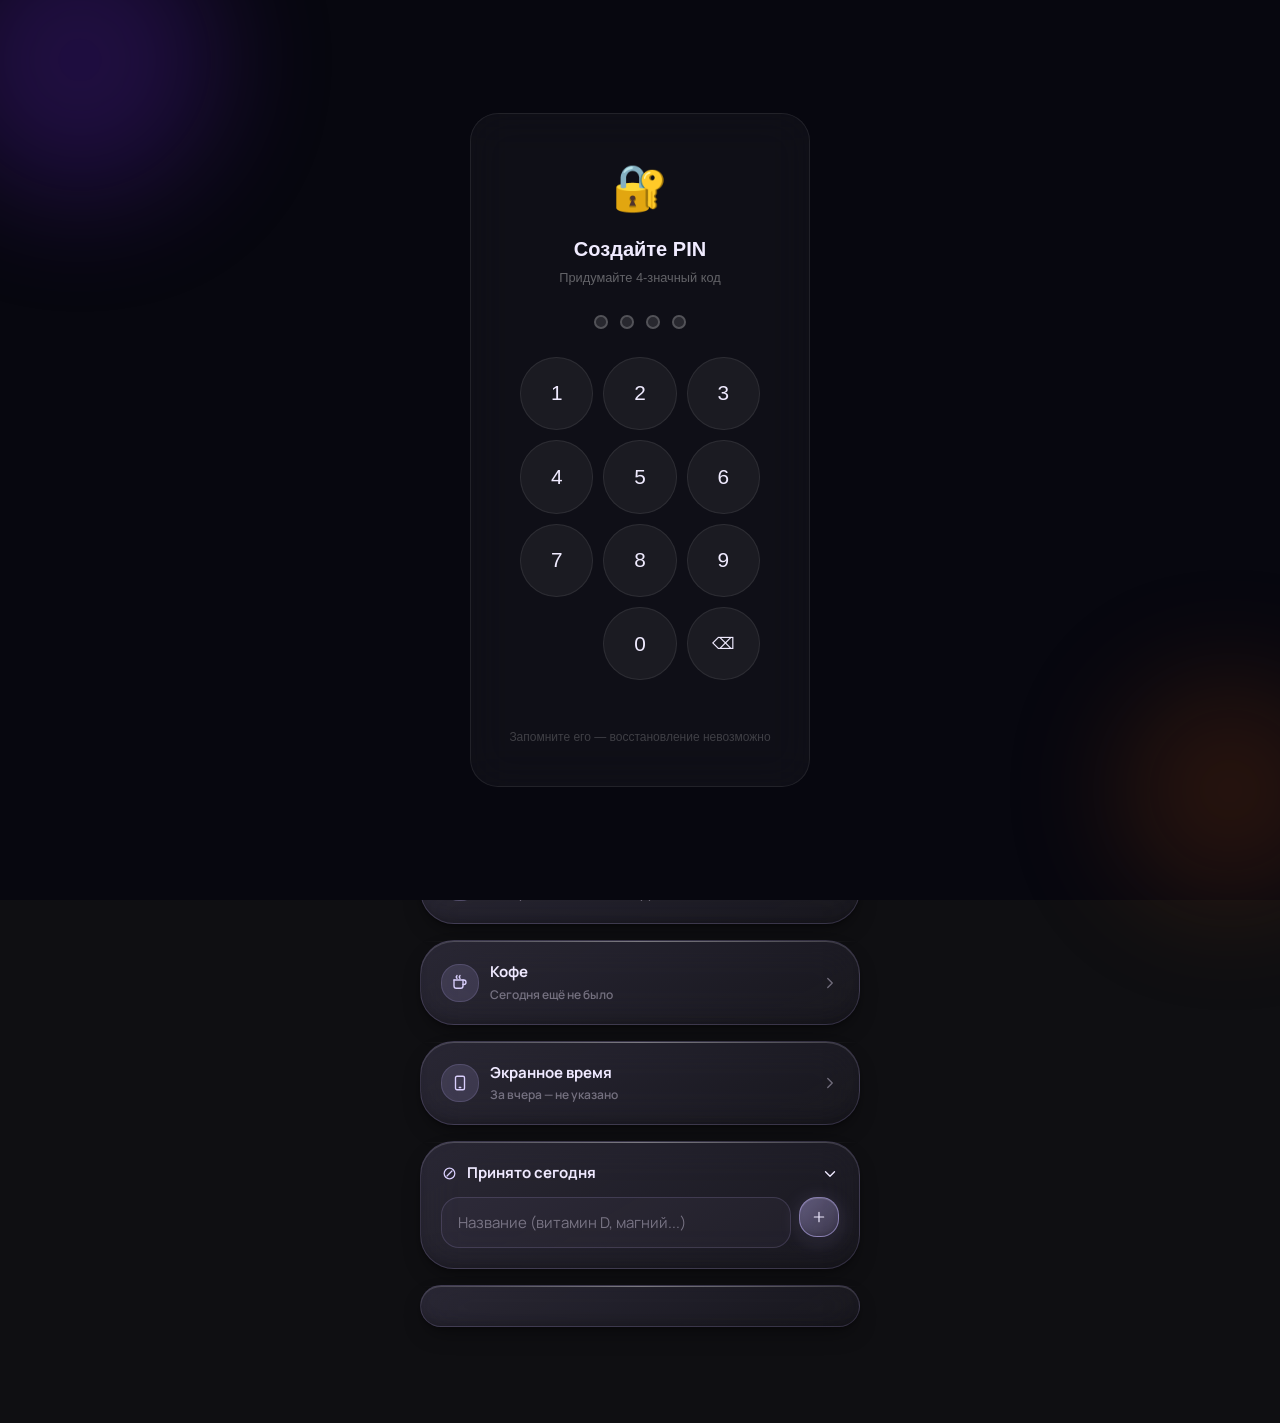
<file: health.html>
<head>
    <script src="auth.js"></script>
    <meta charset="UTF-8">
</head>
<!DOCTYPE html>
<html lang="ru">
<head>
  <meta charset="UTF-8" />
  <meta name="viewport" content="width=device-width, initial-scale=1.0, maximum-scale=1.0, user-scalable=no, viewport-fit=cover" />
  <meta name="theme-color" content="#0f0f12" />
  <meta name="apple-mobile-web-app-capable" content="yes" />
  <meta name="apple-mobile-web-app-status-bar-style" content="black-translucent" />
  <title>Life Dashboard — Здоровье</title>
  <link rel="preconnect" href="https://fonts.googleapis.com" />
  <link rel="preconnect" href="https://fonts.gstatic.com" crossorigin />
  <link href="https://fonts.googleapis.com/css2?family=Manrope:wght@400;500;600;700;800&display=swap" rel="stylesheet" />
  <style>
    /* =========================================
       GRAPHITE NEBULA THEME — идентично tasks.html / habits.html
    ========================================= */
    :root {
      --bg-base: #0f0f12;
      --bg-base-2: #17171c;

      --orb-rgb: 196, 181, 253;

      --surface-task-1: rgba(var(--orb-rgb), 0.26);
      --surface-task-2: rgba(var(--orb-rgb), 0.11);
      --surface-other-1: rgba(var(--orb-rgb), 0.15);
      --surface-other-2: rgba(var(--orb-rgb), 0.055);
      --surface-btn-1: rgba(var(--orb-rgb), 0.40);
      --surface-btn-2: rgba(var(--orb-rgb), 0.20);

      --border: rgba(var(--orb-rgb), 0.16);
      --border-md: rgba(var(--orb-rgb), 0.30);
      --border-strong: rgba(var(--orb-rgb), 0.5);

      --text-primary: #efe9ff;
      --text-secondary: rgba(239, 233, 255, 0.7);
      --text-muted: rgba(239, 233, 255, 0.4);

      --accent: #b6a2fb;
      --accent-light: #d9cffc;
      --accent-glow: rgba(var(--orb-rgb), 0.35);

      --success: #6fd8ab;
      --success-bg: rgba(111, 216, 171, 0.12);
      --danger: #ef9393;
      --danger-bg: rgba(239, 147, 147, 0.12);
      --warning: #e8c17c;
      --warning-bg: rgba(232, 193, 124, 0.12);
      --info: #8fc4ef;
      --info-bg: rgba(143, 196, 239, 0.12);

      --radius: 34px;
      --radius-sm: 18px;
      --radius-pill: 999px;

      --blur-md: blur(22px);
      --blur-lg: blur(46px);
      --transition: all 0.25s cubic-bezier(0.4, 0, 0.2, 1);
      --safe-bottom: env(safe-area-inset-bottom, 20px);
      --font-main: 'Manrope', -apple-system, BlinkMacSystemFont, sans-serif;

      --shadow-convex: inset 0 1px 0 rgba(255,255,255,0.14),
                        inset 0 -10px 16px -12px rgba(0,0,0,0.45),
                        0 10px 22px -6px rgba(0,0,0,0.4),
                        0 2px 4px rgba(0,0,0,0.25);
      --shadow-convex-sm: inset 0 1px 0 rgba(255,255,255,0.12),
                        inset 0 -6px 10px -8px rgba(0,0,0,0.4),
                        0 6px 14px -4px rgba(0,0,0,0.35);
    }

    *, *::before, *::after { box-sizing: border-box; margin: 0; padding: 0; -webkit-tap-highlight-color: transparent; }
    html { font-size: 16px; scroll-behavior: smooth; }
    body {
      font-family: var(--font-main);
      background: radial-gradient(120% 90% at 20% -10%, var(--bg-base-2) 0%, var(--bg-base) 55%);
      color: var(--text-primary);
      min-height: 100vh;
      padding-bottom: calc(80px + var(--safe-bottom));
      overflow-x: hidden;
      position: relative;
      line-height: 1.5;
      -webkit-font-smoothing: antialiased;
    }
    svg { display: block; }
    .icon { width: 18px; height: 18px; stroke: currentColor; stroke-width: 1.8; fill: none; stroke-linecap: round; stroke-linejoin: round; flex-shrink: 0; }

    /* =========================================
       NEBULA BACKGROUND — layered, parallax-driven
    ========================================= */
    .orb-container { position: fixed; inset: 0; pointer-events: none; z-index: 0; overflow: hidden; }
    .orb-layer { position: absolute; inset: 0; will-change: transform; transition: transform 0.4s cubic-bezier(0.2,0.7,0.2,1); }
    .orb { position: absolute; border-radius: 50%; filter: blur(56px); animation: floatOrb 20s ease-in-out infinite alternate; }
    .orb--1 { width: 300px; height: 300px; background: rgba(var(--orb-rgb), 0.16); top: -8%; left: -10%; animation-delay: -2s; }
    .orb--2 { width: 260px; height: 260px; background: rgba(var(--orb-rgb), 0.13); bottom: 10%; right: -12%; animation-delay: -10s; }
    .orb--3 { width: 190px; height: 190px; background: rgba(var(--orb-rgb), 0.10); top: 46%; left: 58%; animation-delay: -6s; }
    .orb--4 { width: 150px; height: 150px; background: rgba(var(--orb-rgb), 0.09); top: 68%; left: 8%; animation-delay: -14s; }
    @keyframes floatOrb { 0% { transform: translate(0,0) scale(1); } 100% { transform: translate(18px,-24px) scale(1.06); } }
    .stars { position: absolute; inset: 0;
      background-image:
        radial-gradient(1px 1px at 12% 18%, rgba(239,233,255,0.35) 0%, transparent 100%),
        radial-gradient(1px 1px at 76% 10%, rgba(239,233,255,0.25) 0%, transparent 100%),
        radial-gradient(1.4px 1.4px at 48% 34%, rgba(239,233,255,0.2) 0%, transparent 100%),
        radial-gradient(1px 1px at 8% 62%, rgba(239,233,255,0.16) 0%, transparent 100%),
        radial-gradient(1px 1px at 88% 48%, rgba(239,233,255,0.22) 0%, transparent 100%),
        radial-gradient(1px 1px at 34% 80%, rgba(239,233,255,0.15) 0%, transparent 100%);
      background-size: 340px 340px; animation: twinkle 22s linear infinite;
    }
    @keyframes twinkle { 0% { opacity:.55; } 50% { opacity:1; } 100% { opacity:.55; } }
    @media (prefers-reduced-motion: reduce) { .orb, .stars { animation: none !important; } }

    /* =========================================
       LAYOUT
    ========================================= */
    .container { position: relative; z-index: 1; max-width: 480px; margin: 0 auto; padding: 0 20px; }

    /* =========================================
       GLASS CARD
    ========================================= */
    .glass-card {
      background: linear-gradient(150deg, var(--surface-other-1), var(--surface-other-2));
      backdrop-filter: var(--blur-md); -webkit-backdrop-filter: var(--blur-md);
      border: 1px solid var(--border);
      border-radius: var(--radius);
      padding: 20px;
      margin-bottom: 16px;
      transition: var(--transition);
      position: relative;
      box-shadow: var(--shadow-convex);
    }
    .glass-card::before { content: ''; position: absolute; top: 0; left: 0; right: 0; height: 1px; background: linear-gradient(90deg, transparent, rgba(255,255,255,.30), transparent); pointer-events: none; }
    .glass-card--accent { border-color: var(--border-strong); background: linear-gradient(150deg, var(--surface-task-1), var(--surface-task-2)); }
    .glass-card--success { border-color: rgba(111,216,171,.4); background: var(--success-bg); }
    .glass-card--danger { border-color: rgba(239,147,147,.4); background: var(--danger-bg); }

    /* =========================================
       TYPOGRAPHY
    ========================================= */
    .page-title { font-size: 26px; font-weight: 800; letter-spacing: -.4px; color: var(--text-primary); display: flex; align-items: center; gap: 10px; margin-bottom: 3px; }
    .page-title .icon { width: 25px; height: 25px; stroke: var(--accent-light); }
    .page-subtitle { color: var(--text-secondary); font-size: 13px; margin-bottom: 20px; font-weight: 500; }
    .section-title { font-size: 15px; font-weight: 700; margin-bottom: 14px; display: flex; align-items: center; gap: 9px; }
    .section-title .icon { width: 17px; height: 17px; stroke: var(--accent-light); }
    .text-secondary { color: var(--text-secondary); }
    .text-muted { color: var(--text-muted); }
    .text-success { color: var(--success); }
    .text-danger { color: var(--danger); }
    .text-accent { color: var(--accent-light); }
    .metric-value { font-size: 32px; font-weight: 800; letter-spacing: -1px; }
    .metric-value--positive { color: var(--success); }
    .metric-value--negative { color: var(--danger); }

    /* =========================================
       BUTTONS
    ========================================= */
    .btn { display: inline-flex; align-items: center; justify-content: center; gap: 8px; padding: 13px 18px; border: 1px solid var(--border); border-radius: var(--radius-sm); font-size: 14px; font-weight: 600; cursor: pointer; transition: var(--transition); background: linear-gradient(150deg, var(--surface-other-1), var(--surface-other-2)); color: var(--text-primary); font-family: inherit; box-shadow: var(--shadow-convex-sm); }
    .btn:hover { border-color: var(--border-md); }
    .btn:active { transform: scale(0.97); }
    .btn--primary { background: linear-gradient(135deg, var(--surface-btn-1), var(--surface-btn-2)); border-color: var(--border-strong); color: var(--text-primary); box-shadow: var(--shadow-convex-sm), 0 4px 20px rgba(var(--orb-rgb), 0.2); }
    .btn--primary:hover { box-shadow: var(--shadow-convex-sm), 0 6px 26px rgba(var(--orb-rgb), 0.28); }
    .btn--ghost { background: transparent; border-color: var(--border); color: var(--text-secondary); box-shadow: none; }
    .btn--ghost:hover { background: var(--surface-other-1); color: var(--text-primary); border-color: var(--border-md); }
    .btn--success { background: var(--success-bg); border: 1px solid rgba(111,216,171,.32); color: var(--success); box-shadow: none; }
    .btn--success:hover { background: rgba(111,216,171,.2); }
    .btn--danger { background: var(--danger-bg); border: 1px solid rgba(239,147,147,.32); color: var(--danger); box-shadow: none; }
    .btn--danger:hover { background: rgba(239,147,147,.2); }
    .btn--icon { width: 40px; height: 40px; padding: 0; border-radius: var(--radius-sm); flex-shrink: 0; }
    .btn--full { width: 100%; }
    .btn .icon { width: 16px; height: 16px; }
    .btn.done { border-color: var(--success); color: var(--success); background: var(--success-bg); }

    /* =========================================
       FORMS
    ========================================= */
    .input, .select, .textarea { width: 100%; padding: 14px 16px; background: rgba(var(--orb-rgb),0.04); border: 1px solid var(--border); border-radius: var(--radius-sm); color: var(--text-primary); font-size: 15px; font-family: inherit; transition: var(--transition); }
    .input:focus, .select:focus, .textarea:focus { outline: none; border-color: var(--border-strong); box-shadow: 0 0 0 3px rgba(var(--orb-rgb),0.18); }
    .input::placeholder { color: var(--text-muted); }
    .select { appearance: none; background-image: url("data:image/svg+xml,%3Csvg xmlns='http://www.w3.org/2000/svg' width='14' height='14' viewBox='0 0 24 24' fill='none' stroke='%23c4b5fd' stroke-width='2'%3E%3Cpolyline points='6 9 12 15 18 9'/%3E%3C/svg%3E"); background-repeat: no-repeat; background-position: right 14px center; }
    .select option { background: #17171c; color: var(--text-primary); }
    .textarea { min-height: 80px; resize: vertical; }
    .form-group { margin-bottom: 16px; }
    .form-label { display: block; font-size: 13px; color: var(--text-secondary); margin-bottom: 8px; font-weight: 600; }

    /* =========================================
       TABS
    ========================================= */
    .tabs-nav { display: flex; gap: 8px; overflow-x: auto; padding: 0 0 4px; scrollbar-width: none; margin-bottom: 18px; }
    .tabs-nav::-webkit-scrollbar { display: none; }
    .tab-btn { flex: 0 0 auto; padding: 10px 17px; border-radius: var(--radius-pill); font-size: 13px; font-weight: 700; color: var(--text-secondary); background: var(--surface-other-1); border: 1px solid var(--border); cursor: pointer; transition: var(--transition); white-space: nowrap; font-family: inherit; }
    .tab-btn.active { background: var(--surface-task-1); color: var(--accent-light); border-color: var(--border-strong); box-shadow: var(--shadow-convex-sm); }
    .tab-content { display: none; animation: fadeIn 0.3s ease; }
    .tab-content.active { display: block; }
    @keyframes fadeIn { from { opacity: 0; transform: translateY(8px); } to { opacity: 1; transform: translateY(0); } }

    /* =========================================
       COMPACT METRICS GRID (unified typography + sparklines)
    ========================================= */
    .metrics-grid2 { display: grid; grid-template-columns: 1fr 1fr; gap: 12px; margin-bottom: 12px; }
    .metric-card { padding: 14px 16px; display: flex; flex-direction: column; align-items: center; text-align: center; min-height: 138px; justify-content: space-between; }
    .metric-card__label { font-size: 12px; color: var(--text-secondary); font-weight: 700; display: flex; align-items: center; justify-content: center; gap: 6px; white-space: nowrap; overflow: hidden; text-overflow: ellipsis; width: 100%; }
    .metric-card__label .icon { width: 15px; height: 15px; stroke: var(--accent-light); }
    .metric-card__value { font-size: 19px; font-weight: 800; line-height: 1.1; margin-top: 6px; }
    .metric-card__spark { width: 100%; height: 26px; margin: 7px 0 2px; display: block; }
    .metric-card__sub { font-size: 11px; color: var(--text-muted); margin-top: 1px; font-weight: 600; }
    .metric-card__counter { display: flex; align-items: center; justify-content: center; gap: 8px; margin-top: 9px; }
    .metric-card__counter .btn--icon { width: 26px; height: 26px; border-radius: 9px; }
    .vitals-card { cursor: pointer; }

    /* =========================================
       WEEK OVERVIEW — stats row + insights
    ========================================= */
    .week-stats-row { display: grid; grid-template-columns: repeat(3, 1fr); gap: 8px; margin-bottom: 4px; }
    .week-stat { text-align: center; background: var(--surface-other-1); border: 1px solid var(--border); border-radius: var(--radius-sm); padding: 9px 4px; }
    .week-stat__val { font-size: 15px; font-weight: 800; color: var(--accent-light); }
    .week-stat__lbl { font-size: 9px; color: var(--text-muted); margin-top: 3px; font-weight: 700; text-transform: uppercase; letter-spacing: .04em; }
    .insight-item { display: flex; align-items: flex-start; gap: 10px; padding: 10px 0; border-bottom: 1px solid var(--border); font-size: 13px; color: var(--text-secondary); line-height: 1.5; }
    .insight-item:last-child { border-bottom: none; padding-bottom: 0; }
    .insight-item .icon { width: 16px; height: 16px; stroke: var(--accent-light); margin-top: 1px; flex-shrink: 0; }
    .trend-arrow { font-size: 10px; font-weight: 800; margin-left: 3px; }
    .trend-arrow.up { color: var(--danger); }
    .trend-arrow.down { color: var(--success); }
    .trend-arrow.flat { color: var(--text-muted); }

    /* =========================================
       QUICK CARDS — full-width rows (Оценить день / Кофе / Экранное время)
    ========================================= */
    .quick-card { cursor: pointer; }
    .quick-card__header { display: flex; align-items: center; justify-content: space-between; gap: 10px; }
    .quick-card__title { display: flex; align-items: center; gap: 11px; font-size: 15px; font-weight: 700; min-width: 0; }
    .quick-card__icon { width: 38px; height: 38px; border-radius: var(--radius-sm); background: var(--surface-other-1); border: 1px solid var(--border); display: flex; align-items: center; justify-content: center; flex-shrink: 0; }
    .quick-card__icon .icon { width: 18px; height: 18px; stroke: var(--accent-light); }
    .quick-card__meta { font-size: 12px; color: var(--text-muted); font-weight: 600; margin-top: 2px; }
    .quick-card__right { display: flex; align-items: center; gap: 8px; flex-shrink: 0; }
    .quick-card__status { font-size: 12px; font-weight: 700; color: var(--text-secondary); white-space: nowrap; }
    .quick-card__status.done { color: var(--success); }
    .quick-card__chevron { width: 18px; height: 18px; stroke: var(--text-muted); transition: transform 0.2s; flex-shrink: 0; }
    .quick-card__chevron.open { transform: rotate(180deg); }
    .quick-card__body { max-height: 0; overflow: hidden; transition: max-height 0.3s ease; }
    .quick-card__body.open { max-height: 900px; margin-top: 16px; }

    /* =========================================
       TOGGLE PILLS (replaces checkboxes — style like habits day-chip)
    ========================================= */
    .toggle-pill-row { display: flex; gap: 8px; flex-wrap: wrap; margin: 12px 0; }
    .toggle-pill { padding: 9px 15px; border-radius: var(--radius-pill); font-size: 12px; font-weight: 700; background: var(--surface-other-1); border: 1px solid var(--border); color: var(--text-secondary); cursor: pointer; transition: var(--transition); font-family: inherit; display: inline-flex; align-items: center; gap: 6px; }
    .toggle-pill:hover { border-color: var(--border-md); }
    .toggle-pill.active { background: var(--surface-task-1); border-color: var(--border-strong); color: var(--accent-light); box-shadow: var(--shadow-convex-sm); }
    .toggle-pill .icon { width: 14px; height: 14px; }

    /* =========================================
       RATING ROWS — day rating (styled like habit-item)
    ========================================= */
    .rating-row { display: flex; align-items: center; gap: 12px; padding: 13px 0; border-bottom: 1px solid var(--border); }
    .rating-row:last-child { border-bottom: none; }
    .rating-icon { width: 38px; height: 38px; border-radius: var(--radius-sm); background: var(--surface-other-1); border: 1px solid var(--border); display: flex; align-items: center; justify-content: center; flex-shrink: 0; }
    .rating-icon .icon { width: 17px; height: 17px; stroke: var(--accent-light); }
    .rating-body { flex: 1; min-width: 0; }
    .rating-label-row { display: flex; justify-content: space-between; align-items: baseline; margin-bottom: 7px; }
    .rating-label { font-size: 13px; font-weight: 700; }
    .rating-val { font-size: 15px; font-weight: 800; color: var(--accent-light); min-width: 20px; text-align: right; }
    .range-slider { width: 100%; -webkit-appearance: none; appearance: none; height: 6px; border-radius: 3px; background: rgba(var(--orb-rgb),.15); outline: none; }
    .range-slider::-webkit-slider-thumb { -webkit-appearance: none; width: 20px; height: 20px; border-radius: 50%; background: var(--accent); box-shadow: 0 0 10px var(--accent-glow); cursor: pointer; }
    .range-slider::-moz-range-thumb { width: 20px; height: 20px; border-radius: 50%; background: var(--accent); border: none; box-shadow: 0 0 10px var(--accent-glow); cursor: pointer; }

    /* =========================================
       HISTORY LIST — day ratings (full history, not just sleep)
    ========================================= */
    .history-entry { padding: 13px 0; border-bottom: 1px solid var(--border); }
    .history-entry:last-child { border-bottom: none; }
    .history-entry__date { font-size: 12px; color: var(--accent-light); font-weight: 700; margin-bottom: 9px; }
    .history-chips { display: flex; flex-wrap: wrap; gap: 6px; }
    .history-chip { display: inline-flex; align-items: center; gap: 5px; padding: 4px 9px; border-radius: var(--radius-pill); font-size: 11px; font-weight: 700; background: var(--surface-task-1); border: 1px solid var(--border-md); color: var(--accent-light); }
    .history-note { font-size: 13px; color: var(--text-secondary); margin-top: 9px; line-height: 1.5; }

    /* =========================================
       MEDS MINI-TRACKER
    ========================================= */
    .meds-summary { display: flex; align-items: center; justify-content: space-between; cursor: pointer; }
    .meds-summary .section-title { margin-bottom: 0; }
    .meds-list { display: none; margin-top: 6px; }
    .meds-list.open { display: block; animation: fadeIn 0.25s ease; }
    .med-row { display: flex; align-items: center; gap: 10px; padding: 10px 0; border-bottom: 1px solid var(--border); }
    .med-row:last-child { border-bottom: none; }
    .med-check { width: 28px; height: 28px; border-radius: 9px; border: 2px solid var(--border-md); background: rgba(var(--orb-rgb),0.04); display: flex; align-items: center; justify-content: center; cursor: pointer; transition: var(--transition); flex-shrink: 0; }
    .med-check .icon { width: 14px; height: 14px; stroke: #0f0f12; opacity: 0; transition: opacity 0.15s; }
    .med-check:active { transform: scale(0.88); }
    .med-check.checked { background: var(--success); border-color: var(--success); box-shadow: 0 0 12px rgba(111,216,171,.35); }
    .med-check.checked .icon { opacity: 1; }
    .med-name { flex: 1; font-size: 14px; font-weight: 600; }
    .med-del { background: none; border: none; color: var(--text-muted); cursor: pointer; padding: 6px; display: flex; border-radius: 8px; transition: var(--transition); }
    .med-del:hover, .med-del:active { color: var(--danger); background: var(--danger-bg); }
    .med-add-row { display: flex; gap: 8px; margin-top: 12px; }

    /* =========================================
       SPARKLINE
    ========================================= */
    .sparkline-wrap { margin-top: 4px; }

    /* =========================================
       PROGRESS RING (old, still used in modals if needed)
    ========================================= */
    .progress-ring-wrapper { position: relative; width: 128px; height: 128px; margin: 0 auto 18px; }
    .progress-ring { transform: rotate(-90deg); width: 128px; height: 128px; }
    .progress-ring-bg { fill: none; stroke: rgba(var(--orb-rgb),.1); stroke-width: 9; }
    .progress-ring-fill { fill: none; stroke: var(--accent); stroke-width: 9; stroke-linecap: round; transition: stroke-dashoffset 0.5s ease; filter: drop-shadow(0 0 8px var(--accent-glow)); }
    .progress-text { position: absolute; top: 50%; left: 50%; transform: translate(-50%, -50%); text-align: center; }
    .progress-value { font-size: 28px; font-weight: 800; color: var(--accent-light); }
    .progress-label { font-size: 11px; color: var(--text-muted); margin-top: 4px; font-weight: 600; }

    /* =========================================
       DOCTOR / ANALYSIS ITEMS
    ========================================= */
    .doctor-item, .analysis-item { display: flex; align-items: flex-start; gap: 12px; padding: 14px; border-radius: var(--radius-sm); background: linear-gradient(150deg, var(--surface-task-1), var(--surface-task-2)); border: 1px solid var(--border); margin-bottom: 8px; box-shadow: var(--shadow-convex-sm); }
    .doctor-item:last-child, .analysis-item:last-child { margin-bottom: 0; }
    .doctor-icon { width: 40px; height: 40px; border-radius: var(--radius-sm); background: var(--surface-other-1); border: 1px solid var(--border); display: flex; align-items: center; justify-content: center; flex-shrink: 0; color: var(--accent-light); }
    .doctor-info { flex: 1; min-width: 0; }
    .doctor-name { font-weight: 700; font-size: 15px; margin-bottom: 3px; }
    .doctor-meta { font-size: 12px; color: var(--text-secondary); font-weight: 500; }
    .doctor-actions { display: flex; gap: 6px; margin-top: 9px; flex-wrap: wrap; }
    .doctor-actions .btn { padding: 7px 12px; font-size: 12px; }
    .doctor-badge { padding: 5px 11px; border-radius: var(--radius-pill); font-size: 11px; font-weight: 700; background: var(--info-bg); color: var(--info); border: 1px solid rgba(143,196,239,.3); white-space: nowrap; }
    .doctor-badge.past { background: rgba(var(--orb-rgb),.05); color: var(--text-muted); border-color: var(--border); }
    .doctor-results { margin-top: 9px; padding: 11px; background: var(--success-bg); font-size: 13px; color: var(--text-primary); border-left: 3px solid var(--success); border-radius: 0 var(--radius-sm) var(--radius-sm) 0; display:flex; align-items:flex-start; gap:7px; }
    .doctor-results .icon { width: 14px; height: 14px; stroke: var(--success); margin-top: 2px; }

    /* =========================================
       ANALYSIS TABLE
    ========================================= */
    .analysis-table { width: 100%; border-collapse: collapse; margin-top: 12px; font-size: 13px; }
    .analysis-table th { text-align: left; padding: 8px 4px; color: var(--text-secondary); font-weight: 600; border-bottom: 1px solid var(--border); font-size: 11px; text-transform: uppercase; letter-spacing: .05em; }
    .analysis-table td { padding: 9px 4px; border-bottom: 1px solid rgba(var(--orb-rgb),.06); }
    .analysis-table .val-cell { font-weight: 800; color: var(--accent-light); text-align: right; }
    .pdf-badge { font-size: 11px; color: var(--accent-light); background: var(--surface-task-1); border: 1px solid var(--border-md); padding: 4px 10px; border-radius: var(--radius-pill); margin-top: 8px; display: inline-flex; align-items: center; gap: 5px; font-weight: 600; }
    .pdf-badge .icon { width: 12px; height: 12px; }

    /* =========================================
       CALENDAR (cycle tab)
    ========================================= */
    .calendar-header { display: flex; justify-content: space-between; align-items: center; margin-bottom: 14px; }
    .calendar-nav { width: 38px; height: 38px; border-radius: var(--radius-sm); background: var(--surface-other-1); border: 1px solid var(--border); color: var(--text-primary); cursor: pointer; display: flex; align-items: center; justify-content: center; transition: var(--transition); }
    .calendar-nav:hover { border-color: var(--border-md); background: var(--surface-other-2); }
    .calendar-nav .icon { width: 14px; height: 14px; }
    .calendar-month { font-size: 15px; font-weight: 700; }
    .calendar-grid { display: grid; grid-template-columns: repeat(7, 1fr); gap: 6px; }
    .cal-day { aspect-ratio: 1; border-radius: 10px; display: flex; align-items: center; justify-content: center; font-size: 13px; font-weight: 600; background: var(--surface-other-1); border: 1px solid var(--border); color: var(--text-primary); cursor: pointer; transition: var(--transition); position: relative; }
    .cal-day.empty { background: transparent; border: none; cursor: default; opacity: 0.3; }
    .cal-day.today { border-color: var(--border-strong); box-shadow: 0 0 0 2px rgba(var(--orb-rgb),.22); }
    .cal-day.period { background: var(--danger-bg); border-color: rgba(239,147,147,.4); color: var(--danger); }
    .cal-day.fertile { background: var(--warning-bg); border-color: rgba(232,193,124,.4); color: var(--warning); }
    .cal-day.ovulation { background: var(--info-bg); border-color: rgba(143,196,239,.4); color: var(--info); }
    .cal-day-header { text-align: center; font-size: 11px; color: var(--text-muted); font-weight: 700; padding: 4px; }

    /* =========================================
       CYCLE INFO
    ========================================= */
    .cycle-info { background: linear-gradient(150deg, var(--surface-task-1), var(--surface-task-2)); border: 1px solid var(--border-md); border-radius: var(--radius-sm); padding: 18px; margin-bottom: 16px; text-align: center; box-shadow: var(--shadow-convex-sm); }
    .cycle-day { font-size: 30px; font-weight: 800; color: var(--accent-light); margin: 5px 0; }
    .cycle-phase { font-size: 14px; color: var(--text-secondary); font-weight: 600; }
    .legend { display: flex; flex-wrap: wrap; gap: 14px; margin-top: 14px; font-size: 12px; color: var(--text-secondary); font-weight: 500; }
    .legend-item { display: flex; align-items: center; gap: 6px; }
    .legend-dot { width: 10px; height: 10px; border-radius: 50%; }

    /* =========================================
       ACTIVITY WEEK
    ========================================= */
    .activity-week { display: flex; justify-content: space-between; gap: 6px; margin: 14px 0; }
    .act-day { flex: 1; background: var(--surface-other-1); border: 1px solid var(--border); border-radius: var(--radius-sm); padding: 11px 6px; text-align: center; transition: var(--transition); }
    .act-day.active { background: var(--success-bg); border-color: rgba(111,216,171,.4); }
    .act-day.today { border-color: var(--border-strong); }
    .act-day-name { font-size: 10px; color: var(--text-muted); font-weight: 600; }
    .act-day-num { font-size: 15px; font-weight: 700; margin: 5px 0; }
    .act-day-dot { width: 6px; height: 6px; background: var(--success); border-radius: 50%; margin: 0 auto; display: none; }
    .act-day.active .act-day-dot { display: block; }

    /* =========================================
       STATS GRID
    ========================================= */
    .stats-grid { display: grid; grid-template-columns: 1fr 1fr; gap: 12px; }
    .stat-card { text-align: center; padding: 18px; }
    .stat-label { font-size: 12px; color: var(--text-secondary); margin-bottom: 7px; font-weight: 600; }
    .stat-value { font-size: 22px; font-weight: 800; }

    /* =========================================
       EMPTY STATE
    ========================================= */
    .empty-state { text-align: center; padding: 36px 20px; color: var(--text-muted); }
    .empty-state-icon { width: 40px; height: 40px; margin: 0 auto 12px; stroke: var(--text-muted); }
    .empty-state-title { font-size: 15px; font-weight: 700; color: var(--text-secondary); margin-bottom: 4px; }

    /* =========================================
       MODALS
    ========================================= */
    .modal-overlay { position: fixed; inset: 0; background: rgba(10,10,13,.85); backdrop-filter: var(--blur-lg); -webkit-backdrop-filter: var(--blur-lg); z-index: 1000; display: none; align-items: flex-end; justify-content: center; }
    .modal-overlay.active { display: flex; }
    .modal { background: linear-gradient(180deg, #1c1c22 0%, var(--bg-base) 100%); border: 1px solid var(--border-md); border-radius: var(--radius) var(--radius) 0 0; padding: 24px; width: 100%; max-width: 480px; max-height: 92vh; overflow-y: auto; animation: slideUp .3s ease; scrollbar-width: thin; scrollbar-color: var(--border-md) transparent; }
    .modal::-webkit-scrollbar { width: 3px; }
    .modal::-webkit-scrollbar-thumb { background: var(--border-md); border-radius: 3px; }
    @keyframes slideUp { from { transform: translateY(100%); } to { transform: translateY(0); } }
    .modal__handle { width: 36px; height: 4px; background: var(--border-md); border-radius: 4px; margin: 0 auto 18px; }
    .modal__header { display: flex; justify-content: space-between; align-items: center; margin-bottom: 20px; }
    .modal__title { font-size: 18px; font-weight: 800; display: flex; align-items: center; gap: 9px; }
    .modal__title .icon { width: 19px; height: 19px; stroke: var(--accent-light); }
    .modal__close { width: 36px; height: 36px; border-radius: var(--radius-sm); background: var(--surface-other-1); border: 1px solid var(--border); color: var(--text-secondary); cursor: pointer; display: flex; align-items: center; justify-content: center; transition: var(--transition); }
    .modal__close .icon { width: 15px; height: 15px; }
    .modal__close:hover { color: var(--text-primary); border-color: var(--border-md); background: var(--danger-bg); }
    @media (min-width: 481px) { .modal-overlay { align-items: center; } .modal { border-radius: var(--radius); } }

    /* =========================================
       GLOBAL NAVIGATION
    ========================================= */
    .bottom-nav { position: fixed; bottom: 0; left: 0; right: 0; background: rgba(15,15,18,.86); backdrop-filter: var(--blur-md); border-top: 1px solid var(--border); display: flex; justify-content: space-around; align-items: center; padding: 10px 0 calc(10px + var(--safe-bottom)); z-index: 100; }
    .nav-btn { display: flex; flex-direction: column; align-items: center; gap: 4px; text-decoration: none; color: var(--text-muted); padding: 8px 12px; border-radius: var(--radius-sm); transition: var(--transition); font-size: 10px; font-weight: 600; background: transparent; border: none; cursor: pointer; }
    .nav-btn svg { width: 22px; height: 22px; stroke: currentColor; stroke-width: 1.8; fill: none; transition: stroke 0.2s; }
    .nav-btn.active { color: var(--accent-light); }
    .nav-btn.active svg { stroke-width: 2.2; filter: drop-shadow(0 0 8px var(--accent-glow)); }

    /* =========================================
       NOTIFICATION
    ========================================= */
    .notification { position: fixed; top: 20px; left: 50%; transform: translateX(-50%) translateY(-100px); background: rgba(var(--orb-rgb), 0.24); border: 1px solid var(--border-strong); color: var(--accent-light); padding: 12px 24px; border-radius: var(--radius-pill); font-weight: 700; font-size: 14px; z-index: 2000; transition: transform 0.3s cubic-bezier(.4,0,.2,1); backdrop-filter: blur(18px); box-shadow: 0 8px 26px rgba(0,0,0,.35); white-space: nowrap; }
    .notification.show { transform: translateX(-50%) translateY(0); }
    .notification--success { background: rgba(111,216,171,.2); border-color: rgba(111,216,171,.4); color: var(--success); }
    .notification--danger { background: rgba(239,147,147,.2); border-color: rgba(239,147,147,.4); color: var(--danger); }

    .divider { height: 1px; background: var(--border); margin: 16px 0; }

    @media (min-width: 481px) { .container { max-width: 480px; margin: 0 auto; } }
    @media (prefers-reduced-motion: reduce) { *, *::before, *::after { animation-duration: 0.01ms !important; transition-duration: 0.01ms !important; } }
  </style>
</head>
<body>

  <!-- NEBULA BACKGROUND -->
  <div class="orb-container" id="orbContainer">
    <div class="orb-layer" data-depth="0.025" id="orbLayer1"><div class="orb orb--1"></div></div>
    <div class="orb-layer" data-depth="0.04"  id="orbLayer2"><div class="orb orb--2"></div></div>
    <div class="orb-layer" data-depth="0.018" id="orbLayer3"><div class="orb orb--3"></div></div>
    <div class="orb-layer" data-depth="0.05"  id="orbLayer4"><div class="orb orb--4"></div></div>
    <div class="stars"></div>
  </div>

  <!-- NOTIFICATION -->
  <div class="notification" id="notification">Действие выполнено</div>

  <!-- HEADER -->
  <header class="container" style="padding: 24px 20px 0;">
    <h1 class="page-title">
      <svg class="icon" viewBox="0 0 24 24"><path d="M20.84 4.61a5.5 5.5 0 0 0-7.78 0L12 5.67l-1.06-1.06a5.5 5.5 0 0 0-7.78 7.78l1.06 1.06L12 21.23l7.78-7.78 1.06-1.06a5.5 5.5 0 0 0 0-7.78z"/></svg>
      Здоровье
    </h1>
    <p class="page-subtitle">Ваш персональный трекер самочувствия</p>

    <!-- TABS NAV -->
    <nav class="tabs-nav">
      <button class="tab-btn active" data-tab="tabGeneral">Общее</button>
      <button class="tab-btn" data-tab="tabAnalyses">Анализы</button>
      <button class="tab-btn" data-tab="tabFemale">Цикл</button>
      <button class="tab-btn" data-tab="tabWeight">Вес</button>
      <button class="tab-btn" data-tab="tabActivity">Активность</button>
    </nav>
  </header>

  <!-- MAIN CONTENT -->
  <main class="container" style="padding: 0 20px;">

    <!-- TAB 1: ОБЩЕЕ (REDESIGNED — минималистичный, иконки вместо эмодзи) -->
    <section class="tab-content active" id="tabGeneral">

      <!-- 2x2 compact metrics — мини-графики за 7 дней вместо колец -->
      <div class="metrics-grid2">
        <!-- Water -->
        <div class="glass-card metric-card">
          <div class="metric-card__label"><svg class="icon" viewBox="0 0 24 24"><path d="M12 2.5S5 11 5 15a7 7 0 0 0 14 0c0-4-7-12.5-7-12.5z"/></svg>Вода</div>
          <div class="metric-card__value"><span id="water-val">0</span></div>
          <canvas class="metric-card__spark" id="water-spark"></canvas>
          <div class="metric-card__sub">из 2000 мл</div>
          <div class="metric-card__counter">
            <button class="btn btn--icon btn--danger" data-metric="water" data-action="dec"><svg class="icon" viewBox="0 0 24 24" style="width:12px;height:12px;"><line x1="5" y1="12" x2="19" y2="12"/></svg></button>
            <button class="btn btn--icon btn--success" data-metric="water" data-action="inc"><svg class="icon" viewBox="0 0 24 24" style="width:12px;height:12px;"><line x1="12" y1="5" x2="12" y2="19"/><line x1="5" y1="12" x2="19" y2="12"/></svg></button>
          </div>
        </div>

        <!-- Sleep -->
        <div class="glass-card metric-card">
          <div class="metric-card__label"><svg class="icon" viewBox="0 0 24 24"><path d="M20 12.8A8 8 0 1 1 11.2 4 6.5 6.5 0 0 0 20 12.8z"/></svg>Сон</div>
          <div class="metric-card__value"><span id="sleep-val">0</span></div>
          <canvas class="metric-card__spark" id="sleep-spark"></canvas>
          <div class="metric-card__sub">из 8 ч</div>
          <div class="metric-card__counter">
            <button class="btn btn--icon btn--danger" data-metric="sleep" data-action="dec"><svg class="icon" viewBox="0 0 24 24" style="width:12px;height:12px;"><line x1="5" y1="12" x2="19" y2="12"/></svg></button>
            <button class="btn btn--icon btn--success" data-metric="sleep" data-action="inc"><svg class="icon" viewBox="0 0 24 24" style="width:12px;height:12px;"><line x1="12" y1="5" x2="12" y2="19"/><line x1="5" y1="12" x2="19" y2="12"/></svg></button>
          </div>
        </div>

        <!-- Steps -->
        <div class="glass-card metric-card">
          <div class="metric-card__label"><svg class="icon" viewBox="0 0 24 24"><ellipse cx="8" cy="16.5" rx="2.6" ry="4" transform="rotate(-12 8 16.5)"/><ellipse cx="16" cy="10.5" rx="2.6" ry="4" transform="rotate(12 16 10.5)"/></svg>Шаги</div>
          <div class="metric-card__value"><span id="steps-val">0</span></div>
          <canvas class="metric-card__spark" id="steps-spark"></canvas>
          <div class="metric-card__sub">из 10000</div>
          <div class="metric-card__counter">
            <button class="btn btn--icon btn--danger" data-metric="steps" data-action="dec"><svg class="icon" viewBox="0 0 24 24" style="width:12px;height:12px;"><line x1="5" y1="12" x2="19" y2="12"/></svg></button>
            <button class="btn btn--icon btn--success" data-metric="steps" data-action="inc"><svg class="icon" viewBox="0 0 24 24" style="width:12px;height:12px;"><line x1="12" y1="5" x2="12" y2="19"/><line x1="5" y1="12" x2="19" y2="12"/></svg></button>
          </div>
        </div>

        <!-- Vitals (pulse/pressure) -->
        <div class="glass-card metric-card vitals-card" onclick="window.openVitalsModal()">
          <div class="metric-card__label"><svg class="icon" viewBox="0 0 24 24"><path d="M20.84 4.61a5.5 5.5 0 0 0-7.78 0L12 5.67l-1.06-1.06a5.5 5.5 0 0 0-7.78 7.78l1.06 1.06L12 21.23l7.78-7.78 1.06-1.06a5.5 5.5 0 0 0 0-7.78z"/></svg>Пульс/Давл.</div>
          <div class="metric-card__value" id="vitals-last-val">—</div>
          <canvas class="metric-card__spark" id="vitals-spark"></canvas>
          <div class="metric-card__sub" id="vitals-last-time">Нет данных</div>
        </div>
      </div>

      <!-- Weekly overview: stats + auto-detected insights -->
      <div class="glass-card">
        <div class="section-title" style="justify-content:space-between;">
          <span style="display:flex;align-items:center;gap:9px;">
            <svg class="icon" viewBox="0 0 24 24"><path d="M4 20V10M12 20V4M20 20v-7"/></svg>
            Обзор недели
          </span>
          <button class="btn btn--icon btn--ghost" style="width:32px;height:32px;" onclick="window.openFullHistoryModal()" title="История за всё время">
            <svg class="icon" viewBox="0 0 24 24" style="width:15px;height:15px;"><circle cx="12" cy="12" r="10"/><polyline points="12 6 12 12 16 14"/></svg>
          </button>
        </div>
        <div class="week-stats-row">
          <div class="week-stat"><div class="week-stat__val" id="wk-water">—</div><div class="week-stat__lbl">Вода</div></div>
          <div class="week-stat"><div class="week-stat__val" id="wk-sleep">—</div><div class="week-stat__lbl">Сон</div></div>
          <div class="week-stat"><div class="week-stat__val" id="wk-steps">—</div><div class="week-stat__lbl">Шаги</div></div>
          <div class="week-stat"><div class="week-stat__val" id="wk-pulse">—</div><div class="week-stat__lbl">Пульс</div></div>
          <div class="week-stat"><div class="week-stat__val" id="wk-mood">—</div><div class="week-stat__lbl">Настрой</div></div>
          <div class="week-stat"><div class="week-stat__val" id="wk-coffee">—</div><div class="week-stat__lbl">Кофе/дн</div></div>
        </div>
        <div class="divider"></div>
        <div class="section-title" style="margin-bottom:6px;">
          <svg class="icon" viewBox="0 0 24 24"><circle cx="11" cy="11" r="7"/><line x1="21" y1="21" x2="16.65" y2="16.65"/></svg>
          Замечено
        </div>
        <div id="insightsList"></div>
      </div>

      <!-- Rate day card -->
      <div class="glass-card quick-card" id="rateDayCard" onclick="window.openDayRatingModal()">
        <div class="quick-card__header">
          <div class="quick-card__title">
            <div class="quick-card__icon"><svg class="icon" viewBox="0 0 24 24"><path d="M12 20h9"/><path d="M16.5 3.5a2.1 2.1 0 0 1 3 3L7 19l-4 1 1-4Z"/></svg></div>
            <div>
              <div>Оценить день</div>
              <div class="quick-card__meta" id="rateDayMeta">Настроение, сон, силы и другое</div>
            </div>
          </div>
          <div class="quick-card__right">
            <span class="quick-card__status" id="rateDayStatus">Не оценён</span>
            <svg class="icon quick-card__chevron" viewBox="0 0 24 24"><polyline points="9 18 15 12 9 6"/></svg>
          </div>
        </div>
      </div>

      <!-- Coffee card (accordion) -->
      <div class="glass-card quick-card" id="coffeeCard">
        <div class="quick-card__header" id="coffeeCardHeader">
          <div class="quick-card__title">
            <div class="quick-card__icon"><svg class="icon" viewBox="0 0 24 24"><path d="M4 8h13a3 3 0 0 1 0 6h-1"/><path d="M4 8v8a3 3 0 0 0 3 3h6a3 3 0 0 0 3-3V8"/><path d="M8 2c0 1-1 1-1 2s1 1 1 2"/><path d="M12 2c0 1-1 1-1 2s1 1 1 2"/></svg></div>
            <div>
              <div>Кофе</div>
              <div class="quick-card__meta" id="coffeeMeta">Сегодня ещё не было</div>
            </div>
          </div>
          <div class="quick-card__right">
            <svg class="icon quick-card__chevron" id="coffeeChevron" viewBox="0 0 24 24"><polyline points="9 18 15 12 9 6"/></svg>
          </div>
        </div>
        <div class="quick-card__body" id="coffeeBody">
          <div class="form-group">
            <label class="form-label">Объём (мл)</label>
            <input class="input" type="number" id="coffee-volume" placeholder="200" min="10">
          </div>
          <div class="form-group">
            <label class="form-label">Тип</label>
            <select class="select" id="coffee-type">
              <option value="Эспрессо">Эспрессо</option>
              <option value="Американо">Американо</option>
              <option value="Капучино">Капучино</option>
              <option value="Латте">Латте</option>
              <option value="Растворимый">Растворимый</option>
              <option value="Другое">Другое</option>
            </select>
          </div>
          <div class="toggle-pill-row">
            <button type="button" class="toggle-pill" id="pill-bought">
              <svg class="icon" viewBox="0 0 24 24"><path d="M3 9l1-5h16l1 5"/><path d="M4 9v9a2 2 0 0 0 2 2h12a2 2 0 0 0 2-2V9"/><path d="M9 21V13h6v8"/></svg>
              Куплен в заведении
            </button>
            <button type="button" class="toggle-pill" id="pill-syrup">
              <svg class="icon" viewBox="0 0 24 24"><path d="M8 3h8l-1 5H9L8 3z"/><path d="M7 8h10l1 12a2 2 0 0 1-2 2H8a2 2 0 0 1-2-2L7 8z"/></svg>
              Сироп
            </button>
            <button type="button" class="toggle-pill active" id="pill-caffeine">
              <svg class="icon" viewBox="0 0 24 24"><path d="M13 2 4 14h6l-1 8 9-12h-6l1-8z"/></svg>
              С кофеином
            </button>
          </div>
          <div class="form-group" id="coffee-location-wrap" style="display:none;">
            <label class="form-label">Где</label>
            <input class="input" type="text" id="coffee-location" placeholder="Название кофейни">
          </div>
          <button class="btn btn--primary btn--full" onclick="event.stopPropagation(); window.saveCoffeeEntry()">Добавить</button>
          <div id="coffee-today-list" style="margin-top:12px;"></div>
        </div>
      </div>

      <!-- Screen time card -->
      <div class="glass-card quick-card" id="screenTimeCard" onclick="window.openScreenTimeModal()">
        <div class="quick-card__header">
          <div class="quick-card__title">
            <div class="quick-card__icon"><svg class="icon" viewBox="0 0 24 24"><rect x="6" y="3" width="12" height="18" rx="2"/><line x1="11" y1="18" x2="13" y2="18"/></svg></div>
            <div>
              <div>Экранное время</div>
              <div class="quick-card__meta" id="screenTimeMeta">За вчера — не указано</div>
            </div>
          </div>
          <div class="quick-card__right">
            <svg class="icon quick-card__chevron" viewBox="0 0 24 24"><polyline points="9 18 15 12 9 6"/></svg>
          </div>
        </div>
      </div>

      <!-- Meds mini-tracker -->
      <div class="glass-card">
        <div class="meds-summary" onclick="window.toggleMedsList()">
          <div class="section-title"><svg class="icon" viewBox="0 0 24 24"><rect x="4.5" y="4.5" width="15" height="15" rx="7.5" transform="rotate(45 12 12)"/><line x1="8.5" y1="15.5" x2="15.5" y2="8.5"/></svg>Принято сегодня <span id="meds-summary-count" style="color:var(--accent-light);margin-left:4px;"></span></div>
          <svg class="icon" id="meds-chevron" viewBox="0 0 24 24" style="transition:transform .2s;"><polyline points="6 9 12 15 18 9"/></svg>
        </div>
        <div class="meds-list" id="medsList"></div>
        <div class="med-add-row">
          <input class="input" type="text" id="med-new-name" placeholder="Название (витамин D, магний...)" style="flex:1;">
          <button class="btn btn--icon btn--primary" onclick="window.addMedItem()">
            <svg class="icon" viewBox="0 0 24 24"><path d="M12 5v14M5 12h14"/></svg>
          </button>
        </div>
      </div>

      <!-- Nearest -->
      <div class="glass-card" id="nearestCard"></div>

    </section>

    <!-- TAB 2: АНАЛИЗЫ -->
    <section class="tab-content" id="tabAnalyses">
      <!-- Doctors -->
      <div class="glass-card">
        <div class="section-title">
          <svg class="icon" viewBox="0 0 24 24"><path d="M6 2.5v4.5a3 3 0 0 0 6 0V2.5"/><path d="M9 11v2.5a5 5 0 0 0 10 0v-1.5"/><circle cx="19" cy="9.5" r="2"/></svg>
          Врачи
        </div>
        <div id="doctors-planned" style="margin-bottom: 18px;">
          <div class="text-muted" style="font-size:12px;margin-bottom:10px;font-weight:600;">Запланированные</div>
          <div id="doctors-planned-list"></div>
        </div>
        <div id="doctors-upcoming" style="margin-bottom: 18px;">
          <div class="text-muted" style="font-size:12px;margin-bottom:10px;font-weight:600;">Предстоящие</div>
          <div id="doctors-upcoming-list"></div>
        </div>
        <div id="doctors-past">
          <div class="text-muted" style="font-size:12px;margin-bottom:10px;font-weight:600;">Прошедшие</div>
          <div id="doctors-past-list"></div>
        </div>
        <div style="display:flex;gap:8px;margin-top:14px;">
          <button class="btn btn--ghost" style="flex:1;" onclick="window.openPlanModal()">
            <svg class="icon" viewBox="0 0 24 24"><path d="M12 20h9"/><path d="M16.5 3.5a2.1 2.1 0 0 1 3 3L7 19l-4 1 1-4Z"/></svg>
            Запланировать
          </button>
          <button class="btn btn--primary" style="flex:1;" onclick="window.openDoctorModal()">
            <svg class="icon" viewBox="0 0 24 24"><path d="M12 5v14M5 12h14"/></svg>
            Записаться к врачу
          </button>
        </div>
      </div>

      <!-- Analyses -->
      <div class="glass-card">
        <div class="section-title">
          <svg class="icon" viewBox="0 0 24 24"><path d="M9 2h6"/><path d="M10 2v6l-5 10a2 2 0 0 0 1.8 3h10.4a2 2 0 0 0 1.8-3l-5-10V2"/><path d="M7.5 14h9"/></svg>
          Лабораторные анализы
        </div>
        <div id="analyses-list"></div>
        <div style="display:flex;gap:8px;margin-top:14px;">
          <button class="btn btn--success" style="flex:1;" onclick="window.openAnalysisModal()">
            <svg class="icon" viewBox="0 0 24 24"><path d="M12 5v14M5 12h14"/></svg>
            Анализ
          </button>
          <button class="btn btn--ghost" style="flex:1;" onclick="window.openAnalytics()">
            <svg class="icon" viewBox="0 0 24 24"><path d="M4 20V10M12 20V4M20 20v-7"/></svg>
            Аналитика
          </button>
        </div>
      </div>
    </section>

    <!-- TAB 3: ЖЕНСКИЙ -->
    <section class="tab-content" id="tabFemale">
      <div class="glass-card">
        <div class="section-title">
          <svg class="icon" viewBox="0 0 24 24"><circle cx="12" cy="12" r="1.6"/><path d="M12 4c1.6 2 1.6 5 0 7-1.6-2-1.6-5 0-7z"/><g transform="rotate(90 12 12)"><path d="M12 4c1.6 2 1.6 5 0 7-1.6-2-1.6-5 0-7z"/></g><g transform="rotate(180 12 12)"><path d="M12 4c1.6 2 1.6 5 0 7-1.6-2-1.6-5 0-7z"/></g><g transform="rotate(270 12 12)"><path d="M12 4c1.6 2 1.6 5 0 7-1.6-2-1.6-5 0-7z"/></g></svg>
          Менструальный цикл
        </div>
        <div class="cycle-info">
          <div style="font-size:13px;color:var(--text-secondary);font-weight:600;">День цикла</div>
          <div class="cycle-day" id="cycle-day">—</div>
          <div class="cycle-phase" id="cycle-phase">Введите параметры</div>
        </div>
        <div class="calendar-header">
          <button class="calendar-nav" onclick="window.changeCycleMonth(-1)"><svg class="icon" viewBox="0 0 24 24"><polyline points="15 18 9 12 15 6"/></svg></button>
          <div class="calendar-month" id="cycle-month">—</div>
          <button class="calendar-nav" onclick="window.changeCycleMonth(1)"><svg class="icon" viewBox="0 0 24 24"><polyline points="9 18 15 12 9 6"/></svg></button>
        </div>
        <div class="calendar-grid" id="cycle-calendar"></div>
        <div class="legend">
          <span class="legend-item"><span class="legend-dot" style="background:var(--danger);"></span> Менструация</span>
          <span class="legend-item"><span class="legend-dot" style="background:var(--warning);"></span> Фертильные</span>
          <span class="legend-item"><span class="legend-dot" style="background:var(--info);"></span> Овуляция</span>
        </div>
        <button class="btn btn--primary btn--full" style="margin-top:14px;" onclick="window.markPeriodToday()">
          <svg class="icon" viewBox="0 0 24 24"><path d="M12 2.5S5 11 5 15a7 7 0 0 0 14 0c0-4-7-12.5-7-12.5z"/></svg>
          Отметить месячные
        </button>
        <button class="btn btn--ghost btn--full" style="margin-top:10px;" onclick="window.openCycleModal()">
          <svg class="icon" viewBox="0 0 24 24"><circle cx="12" cy="12" r="3"/><path d="M19.4 15a1.7 1.7 0 0 0 .3 1.9l.1.1a2 2 0 1 1-2.8 2.8l-.1-.1a1.7 1.7 0 0 0-1.9-.3 1.7 1.7 0 0 0-1 1.6V21a2 2 0 1 1-4 0v-.2a1.7 1.7 0 0 0-1-1.6 1.7 1.7 0 0 0-1.9.3l-.1.1a2 2 0 1 1-2.8-2.8l.1-.1a1.7 1.7 0 0 0 .3-1.9 1.7 1.7 0 0 0-1.6-1H3a2 2 0 1 1 0-4h.2a1.7 1.7 0 0 0 1.6-1 1.7 1.7 0 0 0-.3-1.9l-.1-.1a2 2 0 1 1 2.8-2.8l.1.1a1.7 1.7 0 0 0 1.9.3H9a1.7 1.7 0 0 0 1-1.6V3a2 2 0 1 1 4 0v.2a1.7 1.7 0 0 0 1 1.6 1.7 1.7 0 0 0 1.9-.3l.1-.1a2 2 0 1 1 2.8 2.8l-.1.1a1.7 1.7 0 0 0-.3 1.9V9a1.7 1.7 0 0 0 1.6 1H21a2 2 0 1 1 0 4h-.2a1.7 1.7 0 0 0-1.6 1z"/></svg>
          Настройки цикла
        </button>
      </div>
    </section>

    <!-- TAB 4: ВЕС -->
    <section class="tab-content" id="tabWeight">
      <div class="glass-card">
        <div class="section-title">
          <svg class="icon" viewBox="0 0 24 24"><rect x="3" y="3" width="18" height="18" rx="4"/><path d="M12 8v4l3 2"/></svg>
          Динамика веса
        </div>
        <canvas id="weight-chart" style="width:100%;height:220px;background:var(--surface-other-1);border-radius:var(--radius-sm);margin-bottom:16px;"></canvas>
        <button class="btn btn--primary btn--full" onclick="window.openWeightModal()">
          <svg class="icon" viewBox="0 0 24 24"><path d="M12 5v14M5 12h14"/></svg>
          Записать вес
        </button>
      </div>
      <div class="glass-card">
        <div class="section-title">История записей</div>
        <div id="weight-list"></div>
      </div>
    </section>

    <!-- TAB 5: АКТИВНОСТЬ -->
    <section class="tab-content" id="tabActivity">
      <div class="glass-card">
        <div class="section-title">
          <svg class="icon" viewBox="0 0 24 24"><circle cx="14" cy="4.5" r="1.8"/><path d="M9 20l2-6 3 2 3-2-2-5-4-1-3 3"/></svg>
          Тренировки
        </div>
        <button class="btn btn--primary btn--full" style="margin-bottom:16px;" onclick="window.openWorkoutModal()">
          <svg class="icon" viewBox="0 0 24 24"><path d="M12 5v14M5 12h14"/></svg>
          Добавить тренировку
        </button>
        <div class="activity-week" id="activity-calendar"></div>
        <div id="workouts-list" style="margin-top:16px;"></div>
      </div>
    </section>

  </main>

  <!-- ==================== MODALS ==================== -->

  <!-- Vitals Modal (NEW) -->
  <div class="modal-overlay" id="modal-vitals">
    <div class="modal">
      <div class="modal__handle"></div>
      <div class="modal__header">
        <h2 class="modal__title">
          <svg class="icon" viewBox="0 0 24 24"><path d="M20.84 4.61a5.5 5.5 0 0 0-7.78 0L12 5.67l-1.06-1.06a5.5 5.5 0 0 0-7.78 7.78l1.06 1.06L12 21.23l7.78-7.78 1.06-1.06a5.5 5.5 0 0 0 0-7.78z"/></svg>
          Пульс и давление
        </h2>
        <button class="modal__close" onclick="window.closeModal('modal-vitals')"><svg class="icon" viewBox="0 0 24 24"><path d="M18 6 6 18M6 6l12 12"/></svg></button>
      </div>
      <div style="display:grid;grid-template-columns:1fr 1fr 1fr;gap:8px;margin-bottom:10px;">
        <div class="form-group" style="margin-bottom:0;"><label class="form-label">Сист.</label><input class="input" type="number" id="vitals-sys" placeholder="120"></div>
        <div class="form-group" style="margin-bottom:0;"><label class="form-label">Диаст.</label><input class="input" type="number" id="vitals-dia" placeholder="80"></div>
        <div class="form-group" style="margin-bottom:0;"><label class="form-label">Пульс</label><input class="input" type="number" id="vitals-pulse" placeholder="72"></div>
      </div>
      <div class="form-group">
        <label class="form-label">Время</label>
        <input class="input" type="time" id="vitals-time">
      </div>
      <button class="btn btn--primary btn--full" onclick="window.saveVitalsEntry()">Сохранить измерение</button>
      <div class="divider"></div>
      <div class="section-title">За сегодня</div>
      <div id="vitals-today-list"></div>
      <div class="divider"></div>
      <div class="section-title">Пульс за неделю</div>
      <div class="sparkline-wrap"><canvas id="vitals-sparkline" style="width:100%;height:70px;"></canvas></div>
    </div>
  </div>

  <!-- Day Rating Modal (NEW) -->
  <div class="modal-overlay" id="modal-dayrating">
    <div class="modal">
      <div class="modal__handle"></div>
      <div class="modal__header">
        <h2 class="modal__title">
          <svg class="icon" viewBox="0 0 24 24"><path d="M12 20h9"/><path d="M16.5 3.5a2.1 2.1 0 0 1 3 3L7 19l-4 1 1-4Z"/></svg>
          Оценить день
        </h2>
        <button class="modal__close" onclick="window.closeModal('modal-dayrating')"><svg class="icon" viewBox="0 0 24 24"><path d="M18 6 6 18M6 6l12 12"/></svg></button>
      </div>
      <div id="dayRatingSliders"></div>
      <div class="form-group">
        <label class="form-label">Заметка о сне</label>
        <textarea class="textarea" id="sleep-note" placeholder="Как спалось, сны, пробуждения..."></textarea>
      </div>
      <button class="btn btn--primary btn--full" onclick="window.saveDayRating()">Сохранить оценку</button>
      <div class="divider"></div>
      <div class="section-title">
        <svg class="icon" viewBox="0 0 24 24"><circle cx="12" cy="12" r="10"/><polyline points="12 6 12 12 16 14"/></svg>
        История оценок
      </div>
      <div id="dayrating-history"></div>
    </div>
  </div>

  <!-- Screen Time Modal (NEW) -->
  <div class="modal-overlay" id="modal-screentime">
    <div class="modal">
      <div class="modal__handle"></div>
      <div class="modal__header">
        <h2 class="modal__title">
          <svg class="icon" viewBox="0 0 24 24"><rect x="6" y="3" width="12" height="18" rx="2"/><line x1="11" y1="18" x2="13" y2="18"/></svg>
          Экранное время
        </h2>
        <button class="modal__close" onclick="window.closeModal('modal-screentime')"><svg class="icon" viewBox="0 0 24 24"><path d="M18 6 6 18M6 6l12 12"/></svg></button>
      </div>
      <div class="form-group">
        <label class="form-label" id="screentime-date-label">За вчера</label>
        <input class="input" type="number" id="screentime-minutes" placeholder="Минут за день">
      </div>
      <button class="btn btn--primary btn--full" onclick="window.saveScreenTime()">Сохранить</button>
      <div class="divider"></div>
      <div class="section-title">Последние записи</div>
      <div id="screentime-history"></div>
    </div>
  </div>

  <!-- Full History Modal (NEW) — данные за всё время по каждой карточке -->
  <div class="modal-overlay" id="modal-fullhistory">
    <div class="modal">
      <div class="modal__handle"></div>
      <div class="modal__header">
        <h2 class="modal__title">
          <svg class="icon" viewBox="0 0 24 24"><circle cx="12" cy="12" r="10"/><polyline points="12 6 12 12 16 14"/></svg>
          История за всё время
        </h2>
        <button class="modal__close" onclick="window.closeModal('modal-fullhistory')"><svg class="icon" viewBox="0 0 24 24"><path d="M18 6 6 18M6 6l12 12"/></svg></button>
      </div>
      <nav class="tabs-nav" id="fh-tabs"></nav>
      <div id="fh-content"></div>
    </div>
  </div>

  <!-- Doctor Modal -->
  <div class="modal-overlay" id="modal-doctor">
    <div class="modal">
      <div class="modal__header">
        <h2 class="modal__title" id="doctor-modal-title">
          <svg class="icon" viewBox="0 0 24 24"><path d="M6 2.5v4.5a3 3 0 0 0 6 0V2.5"/><path d="M9 11v2.5a5 5 0 0 0 10 0v-1.5"/><circle cx="19" cy="9.5" r="2"/></svg>
          Запись к врачу
        </h2>
        <button class="modal__close" onclick="window.closeModal('modal-doctor')"><svg class="icon" viewBox="0 0 24 24"><path d="M18 6 6 18M6 6l12 12"/></svg></button>
      </div>
      <form novalidate id="form-doctor">
        <input type="hidden" id="doctor-id" name="id">
        <div class="form-group">
          <label class="form-label">Специализация *</label>
          <input class="input" type="text" id="doctor-specialty" name="specialty" placeholder="Терапевт, стоматолог..." required>
        </div>
        <div id="doctor-goal-wrap" class="form-group" style="display:none;">
          <label class="form-label">Цель визита (из плана)</label>
          <textarea class="textarea" id="doctor-goal" name="goal" placeholder="Что хочу обсудить..."></textarea>
        </div>
        <div style="display:grid;grid-template-columns:1fr 1fr;gap:12px;">
          <div class="form-group">
            <label class="form-label">Дата *</label>
            <input class="input" type="date" id="doctor-date" name="visitDate" required>
          </div>
          <div class="form-group">
            <label class="form-label">Время</label>
            <input class="input" type="time" id="doctor-time" name="visitTime">
          </div>
        </div>
        <div class="form-group">
          <label class="form-label">ФИО врача</label>
          <input class="input" type="text" id="doctor-name" name="doctorFullName" placeholder="Иванов И.И.">
        </div>
        <div class="form-group">
          <label class="form-label">Место (клиника)</label>
          <input class="input" type="text" id="doctor-location" name="location" placeholder="Поликлиника №1">
        </div>
        <div class="form-group">
          <label class="form-label">Кабинет</label>
          <input class="input" type="text" id="doctor-office" name="office" placeholder="305">
        </div>
        <div class="form-group">
          <label class="form-label">Симптомы / причина</label>
          <textarea class="textarea" id="doctor-symptoms" name="symptoms" placeholder="Опишите жалобы..."></textarea>
        </div>
        <button type="submit" class="btn btn--primary btn--full">
          <svg class="icon" viewBox="0 0 24 24"><path d="M19 21H5a2 2 0 0 1-2-2V5a2 2 0 0 1 2-2h11l5 5v11a2 2 0 0 1-2 2z"/><polyline points="17 21 17 13 7 13 7 21"/><polyline points="7 3 7 8 15 8"/></svg>
          Сохранить
        </button>
      </form>
    </div>
  </div>

  <!-- Doctor Plan Modal (NEW) — визит без даты, только повод/цель -->
  <div class="modal-overlay" id="modal-doctor-plan">
    <div class="modal">
      <div class="modal__handle"></div>
      <div class="modal__header">
        <h2 class="modal__title" id="plan-modal-title">
          <svg class="icon" viewBox="0 0 24 24"><path d="M12 20h9"/><path d="M16.5 3.5a2.1 2.1 0 0 1 3 3L7 19l-4 1 1-4Z"/></svg>
          Запланировать визит
        </h2>
        <button class="modal__close" onclick="window.closeModal('modal-doctor-plan')"><svg class="icon" viewBox="0 0 24 24"><path d="M18 6 6 18M6 6l12 12"/></svg></button>
      </div>
      <form novalidate id="form-doctor-plan">
        <input type="hidden" id="plan-id" name="id">
        <div class="form-group">
          <label class="form-label">Специализация / повод *</label>
          <input class="input" type="text" id="plan-specialty" name="specialty" placeholder="Гинеколог, дерматолог..." required>
        </div>
        <div class="form-group">
          <label class="form-label">Цель визита</label>
          <textarea class="textarea" id="plan-goal" name="goal" placeholder="Что хочу обсудить, на что обратить внимание..."></textarea>
        </div>
        <button type="submit" class="btn btn--primary btn--full">
          <svg class="icon" viewBox="0 0 24 24"><path d="M19 21H5a2 2 0 0 1-2-2V5a2 2 0 0 1 2-2h11l5 5v11a2 2 0 0 1-2 2z"/><polyline points="17 21 17 13 7 13 7 21"/><polyline points="7 3 7 8 15 8"/></svg>
          Сохранить план
        </button>
      </form>
    </div>
  </div>

  <!-- Doctor Results Modal -->
  <div class="modal-overlay" id="modal-doctor-results">
    <div class="modal">
      <div class="modal__header">
        <h2 class="modal__title">
          <svg class="icon" viewBox="0 0 24 24"><polyline points="20 6 9 17 4 12"/></svg>
          Результаты визита
        </h2>
        <button class="modal__close" onclick="window.closeModal('modal-doctor-results')"><svg class="icon" viewBox="0 0 24 24"><path d="M18 6 6 18M6 6l12 12"/></svg></button>
      </div>
      <form novalidate id="form-doctor-results">
        <input type="hidden" id="results-doctor-id" name="id">
        <div class="form-group">
          <label class="form-label">Диагноз / заключение</label>
          <textarea class="textarea" id="doctor-results" name="results" placeholder="Введите результаты приема..." required></textarea>
        </div>
        <button type="submit" class="btn btn--primary btn--full">
          <svg class="icon" viewBox="0 0 24 24"><path d="M19 21H5a2 2 0 0 1-2-2V5a2 2 0 0 1 2-2h11l5 5v11a2 2 0 0 1-2 2z"/><polyline points="17 21 17 13 7 13 7 21"/><polyline points="7 3 7 8 15 8"/></svg>
          Сохранить
        </button>
      </form>
    </div>
  </div>

  <!-- Analysis Modal -->
  <div class="modal-overlay" id="modal-analysis">
    <div class="modal">
      <div class="modal__header">
        <h2 class="modal__title">
          <svg class="icon" viewBox="0 0 24 24"><path d="M9 2h6"/><path d="M10 2v6l-5 10a2 2 0 0 0 1.8 3h10.4a2 2 0 0 0 1.8-3l-5-10V2"/><path d="M7.5 14h9"/></svg>
          Новый анализ
        </h2>
        <button class="modal__close" onclick="window.closeModal('modal-analysis')"><svg class="icon" viewBox="0 0 24 24"><path d="M18 6 6 18M6 6l12 12"/></svg></button>
      </div>
      <form novalidate id="form-analysis">
        <div class="form-group">
          <label class="form-label">Дата *</label>
          <input class="input" type="date" id="analysis-date" name="date" required>
        </div>
        <div class="form-group">
          <label class="form-label">Название анализа *</label>
          <input class="input" type="text" id="analysis-name" name="name" placeholder="Общий анализ крови" required>
        </div>
        <div class="form-group">
          <label class="form-label">Показатели</label>
          <div id="indicators-container"></div>
          <button type="button" class="btn btn--ghost btn--full" id="add-indicator-btn" style="margin-top:8px;">
            <svg class="icon" viewBox="0 0 24 24"><path d="M12 5v14M5 12h14"/></svg>
            Добавить показатель
          </button>
        </div>
        <div class="form-group">
          <label class="form-label">Файл (опционально)</label>
          <div style="background:rgba(var(--orb-rgb),0.04);border:1.5px dashed var(--border-md);border-radius:var(--radius-sm);padding:14px;text-align:center;cursor:pointer;display:flex;flex-direction:column;align-items:center;gap:6px;" onclick="$('#analysis-pdf').click()">
            <svg class="icon" viewBox="0 0 24 24" style="width:20px;height:20px;stroke:var(--text-secondary);"><path d="M21.4 11.5L12.5 20.4a5 5 0 0 1-7.1-7.1l8.5-8.5a3.5 3.5 0 0 1 5 5L10.4 18.3a2 2 0 0 1-2.8-2.8l7.1-7.1"/></svg>
            <div style="font-size:13px;color:var(--text-secondary);font-weight:600;">Загрузить результат (PDF)</div>
            <input type="file" id="analysis-pdf" accept=".pdf" style="display:none;">
            <div id="pdf-filename" style="font-size:12px;color:var(--accent-light);margin-top:2px;font-weight:600;"></div>
          </div>
        </div>
        <button type="submit" class="btn btn--primary btn--full">
          <svg class="icon" viewBox="0 0 24 24"><path d="M19 21H5a2 2 0 0 1-2-2V5a2 2 0 0 1 2-2h11l5 5v11a2 2 0 0 1-2 2z"/><polyline points="17 21 17 13 7 13 7 21"/><polyline points="7 3 7 8 15 8"/></svg>
          Сохранить
        </button>
      </form>
    </div>
  </div>

  <!-- Analytics Modal -->
  <div class="modal-overlay" id="modal-analytics">
    <div class="modal">
      <div class="modal__header">
        <h2 class="modal__title">
          <svg class="icon" viewBox="0 0 24 24"><path d="M4 20V10M12 20V4M20 20v-7"/></svg>
          Аналитика показателя
        </h2>
        <button class="modal__close" onclick="window.closeModal('modal-analytics')"><svg class="icon" viewBox="0 0 24 24"><path d="M18 6 6 18M6 6l12 12"/></svg></button>
      </div>
      <div class="form-group">
        <label class="form-label">Выберите показатель</label>
        <select class="select" id="analytics-select"><option value="">Загрузка...</option></select>
      </div>
      <div style="position:relative;">
        <canvas id="analytics-chart" style="width:100%;height:200px;background:var(--surface-other-1);border-radius:var(--radius-sm);"></canvas>
        <div class="chart-tooltip" id="chart-tooltip" style="position:absolute;background:#1c1c22;border:1px solid var(--border-md);border-radius:10px;padding:8px 12px;font-size:12px;pointer-events:none;opacity:0;transition:opacity .15s;z-index:10;white-space:nowrap;"><div class="tt-date" style="color:var(--text-secondary);font-size:11px;"></div><div class="tt-value" style="font-weight:800;color:var(--accent-light);"></div></div>
      </div>
      <div class="stats-grid" style="margin-top:16px;">
        <div class="glass-card stat-card" style="margin-bottom:0;">
          <div class="stat-label">Среднее</div>
          <div class="stat-value text-accent" id="analytics-avg">—</div>
        </div>
        <div class="glass-card stat-card" style="margin-bottom:0;">
          <div class="stat-label">Тренд</div>
          <div class="stat-value" id="analytics-trend">—</div>
        </div>
      </div>
      <div class="text-muted" style="font-size:13px;text-align:center;margin-top:14px;font-weight:500;" id="analytics-summary"></div>
    </div>
  </div>

  <!-- Cycle Settings Modal -->
  <div class="modal-overlay" id="modal-cycle">
    <div class="modal">
      <div class="modal__header">
        <h2 class="modal__title">
          <svg class="icon" viewBox="0 0 24 24"><circle cx="12" cy="12" r="3"/><path d="M19.4 15a1.7 1.7 0 0 0 .3 1.9l.1.1a2 2 0 1 1-2.8 2.8l-.1-.1a1.7 1.7 0 0 0-1.9-.3 1.7 1.7 0 0 0-1 1.6V21a2 2 0 1 1-4 0v-.2a1.7 1.7 0 0 0-1-1.6 1.7 1.7 0 0 0-1.9.3l-.1.1a2 2 0 1 1-2.8-2.8l.1-.1a1.7 1.7 0 0 0 .3-1.9 1.7 1.7 0 0 0-1.6-1H3a2 2 0 1 1 0-4h.2a1.7 1.7 0 0 0 1.6-1 1.7 1.7 0 0 0-.3-1.9l-.1-.1a2 2 0 1 1 2.8-2.8l.1.1a1.7 1.7 0 0 0 1.9.3H9a1.7 1.7 0 0 0 1-1.6V3a2 2 0 1 1 4 0v.2a1.7 1.7 0 0 0 1 1.6 1.7 1.7 0 0 0 1.9-.3l.1-.1a2 2 0 1 1 2.8 2.8l-.1.1a1.7 1.7 0 0 0-.3 1.9V9a1.7 1.7 0 0 0 1.6 1H21a2 2 0 1 1 0 4h-.2a1.7 1.7 0 0 0-1.6 1z"/></svg>
          Настройки цикла
        </h2>
        <button class="modal__close" onclick="window.closeModal('modal-cycle')"><svg class="icon" viewBox="0 0 24 24"><path d="M18 6 6 18M6 6l12 12"/></svg></button>
      </div>
      <form novalidate id="form-cycle">
        <div class="form-group">
          <label class="form-label">Начало последней менструации *</label>
          <input class="input" type="date" id="cycle-last" name="lastPeriod" required>
        </div>
        <div class="form-group">
          <label class="form-label">Длина цикла (дней) *</label>
          <input class="input" type="number" id="cycle-length" name="cycleLength" min="21" max="45" value="28" required>
        </div>
        <div class="form-group">
          <label class="form-label">Длительность менструации (дней) *</label>
          <input class="input" type="number" id="cycle-period" name="periodLength" min="3" max="10" value="5" required>
        </div>
        <button type="submit" class="btn btn--primary btn--full">
          <svg class="icon" viewBox="0 0 24 24"><path d="M19 21H5a2 2 0 0 1-2-2V5a2 2 0 0 1 2-2h11l5 5v11a2 2 0 0 1-2 2z"/><polyline points="17 21 17 13 7 13 7 21"/><polyline points="7 3 7 8 15 8"/></svg>
          Сохранить
        </button>
      </form>
    </div>
  </div>

  <!-- Weight Modal -->
  <div class="modal-overlay" id="modal-weight">
    <div class="modal">
      <div class="modal__header">
        <h2 class="modal__title">
          <svg class="icon" viewBox="0 0 24 24"><rect x="3" y="3" width="18" height="18" rx="4"/><path d="M12 8v4l3 2"/></svg>
          Запись веса
        </h2>
        <button class="modal__close" onclick="window.closeModal('modal-weight')"><svg class="icon" viewBox="0 0 24 24"><path d="M18 6 6 18M6 6l12 12"/></svg></button>
      </div>
      <form novalidate id="form-weight">
        <input type="hidden" id="weight-id" name="id">
        <div class="form-group">
          <label class="form-label">Дата *</label>
          <input class="input" type="date" id="weight-date" name="date" required>
        </div>
        <div class="form-group">
          <label class="form-label">Вес (кг) *</label>
          <input class="input" type="number" id="weight-value" name="weight" step="0.1" placeholder="70.5" required>
        </div>
        <div style="font-size:13px;color:var(--text-secondary);margin:10px 0 12px;font-weight:600;">Объёмы тела (необязательно)</div>
        <div style="display:grid;grid-template-columns:1fr 1fr;gap:12px;">
          <div class="form-group"><label class="form-label">Грудь</label><input class="input" type="number" id="weight-chest" name="chest" step="0.1" placeholder="см"></div>
          <div class="form-group"><label class="form-label">Талия</label><input class="input" type="number" id="weight-waist" name="waist" step="0.1" placeholder="см"></div>
          <div class="form-group"><label class="form-label">Бёдра</label><input class="input" type="number" id="weight-hips" name="hips" step="0.1" placeholder="см"></div>
          <div class="form-group"><label class="form-label">Бицепс</label><input class="input" type="number" id="weight-bicep" name="bicep" step="0.1" placeholder="см"></div>
          <div class="form-group"><label class="form-label">Бедро</label><input class="input" type="number" id="weight-thigh" name="thigh" step="0.1" placeholder="см"></div>
        </div>
        <button type="submit" class="btn btn--primary btn--full">
          <svg class="icon" viewBox="0 0 24 24"><path d="M19 21H5a2 2 0 0 1-2-2V5a2 2 0 0 1 2-2h11l5 5v11a2 2 0 0 1-2 2z"/><polyline points="17 21 17 13 7 13 7 21"/><polyline points="7 3 7 8 15 8"/></svg>
          Сохранить
        </button>
      </form>
    </div>
  </div>

  <!-- Workout Modal -->
  <div class="modal-overlay" id="modal-workout">
    <div class="modal">
      <div class="modal__header">
        <h2 class="modal__title">
          <svg class="icon" viewBox="0 0 24 24"><circle cx="14" cy="4.5" r="1.8"/><path d="M9 20l2-6 3 2 3-2-2-5-4-1-3 3"/></svg>
          Новая тренировка
        </h2>
        <button class="modal__close" onclick="window.closeModal('modal-workout')"><svg class="icon" viewBox="0 0 24 24"><path d="M18 6 6 18M6 6l12 12"/></svg></button>
      </div>
      <form novalidate id="form-workout">
        <div class="form-group">
          <label class="form-label">Дата *</label>
          <input class="input" type="date" id="workout-date" name="date" required>
        </div>
        <div class="form-group">
          <label class="form-label">Тип тренировки *</label>
          <select class="select" id="workout-type" name="type" required>
            <option value="">Выберите тип</option>
            <option value="Бег">Бег</option>
            <option value="Ходьба">Ходьба</option>
            <option value="Йога">Йога</option>
            <option value="Силовая">Силовая</option>
            <option value="Плавание">Плавание</option>
            <option value="Велосипед">Велосипед</option>
            <option value="Другое">Другое</option>
          </select>
        </div>
        <div class="form-group">
          <label class="form-label">Продолжительность (мин) *</label>
          <input class="input" type="number" id="workout-duration" name="duration" min="1" placeholder="30" required>
        </div>
        <button type="submit" class="btn btn--primary btn--full">
          <svg class="icon" viewBox="0 0 24 24"><path d="M19 21H5a2 2 0 0 1-2-2V5a2 2 0 0 1 2-2h11l5 5v11a2 2 0 0 1-2 2z"/><polyline points="17 21 17 13 7 13 7 21"/><polyline points="7 3 7 8 15 8"/></svg>
          Сохранить
        </button>
      </form>
    </div>
  </div>

  <!-- GLOBAL NAVIGATION -->
  <nav class="bottom-nav">
    <a href="tasks.html" class="nav-btn">
      <svg viewBox="0 0 24 24"><path d="M9 11l3 3L22 4"/><path d="M21 12v7a2 2 0 0 1-2 2H5a2 2 0 0 1-2-2V5a2 2 0 0 1 2-2h11"/></svg>
      <span>Задачи</span>
    </a>
    <a href="journal.html" class="nav-btn">
      <svg viewBox="0 0 24 24"><path d="M4 19.5A2.5 2.5 0 0 1 6.5 17H20"/><path d="M6.5 2H20v20H6.5A2.5 2.5 0 0 1 4 19.5v-15A2.5 2.5 0 0 1 6.5 2z"/></svg>
      <span>Дневник</span>
    </a>
    <a href="habits.html" class="nav-btn">
      <svg viewBox="0 0 24 24"><circle cx="12" cy="12" r="10"/><polyline points="12 6 12 12 16 14"/></svg>
      <span>Привычки</span>
    </a>
    <a href="finance.html" class="nav-btn">
      <svg viewBox="0 0 24 24"><line x1="12" y1="1" x2="12" y2="23"/><path d="M17 5H9.5a3.5 3.5 0 0 0 0 7h5a3.5 3.5 0 0 1 0 7H6"/></svg>
      <span>Финансы</span>
    </a>
    <a href="health.html" class="nav-btn active">
      <svg viewBox="0 0 24 24"><path d="M20.84 4.61a5.5 5.5 0 0 0-7.78 0L12 5.67l-1.06-1.06a5.5 5.5 0 0 0-7.78 7.78l1.06 1.06L12 21.23l7.78-7.78 1.06-1.06a5.5 5.5 0 0 0 0-7.78z"/></svg>
      <span>Здоровье</span>
    </a>
  </nav>

  <script>
  (function() {
    'use strict';

    /* ===== UTILITIES ===== */
    const $ = sel => document.querySelector(sel);
    const $$ = sel => document.querySelectorAll(sel);
    const esc = s => String(s).replace(/[&<>"']/g, m => ({'&':'&amp;','<':'&lt;','>':'&gt;','"':'&quot;',"'":'&#039;'}[m]));
    const fmtDate = d => d ? new Date(d).toLocaleDateString('ru-RU', {day:'numeric', month:'short'}) : '';
    const fmtFullDate = d => d ? new Date(d).toLocaleDateString('ru-RU', {day:'numeric', month:'long', year:'numeric'}) : '';
    const fmtTime = t => t ? t : '';
    const save = (k, d) => localStorage.setItem(k, JSON.stringify(d));
    const load = (k, def) => { try { return JSON.parse(localStorage.getItem(k)) || def; } catch { return def; } };
    const notify = (msg, type='') => {
      const n = $('#notification'); if(!n) return;
      n.textContent = msg; n.className = 'notification' + (type ? ` notification--${type}` : '');
      n.classList.add('show'); setTimeout(() => n.classList.remove('show'), 2500);
    };
    const todayStr = () => new Date().toISOString().split('T')[0];
    const yesterdayStr = () => { const d = new Date(); d.setDate(d.getDate()-1); return d.toISOString().split('T')[0]; };
    const fmtTimeNow = () => { const d = new Date(); return String(d.getHours()).padStart(2,'0')+':'+String(d.getMinutes()).padStart(2,'0'); };

    // Делегирование кликов по лекарствам на уровне document — регистрируется сразу,
    // не зависит от порядка/времени вызова initForms(), поэтому работает всегда,
    // даже если список перерисовывался до того, как остальная инициализация завершилась.
    document.addEventListener('click', e => {
      const delBtn = e.target.closest('[data-del-id]');
      if(delBtn) { e.stopPropagation(); removeMedItem(parseInt(delBtn.dataset.delId, 10)); return; }
      const checkBtn = e.target.closest('[data-toggle-id]');
      if(checkBtn) { e.stopPropagation(); toggleMed(parseInt(checkBtn.dataset.toggleId, 10)); }
    });

    /* ===== ICONS (для рендера в JS-шаблонах) ===== */
    const ICON_STETH = '<svg class="icon" viewBox="0 0 24 24"><path d="M6 2.5v4.5a3 3 0 0 0 6 0V2.5"/><path d="M9 11v2.5a5 5 0 0 0 10 0v-1.5"/><circle cx="19" cy="9.5" r="2"/></svg>';
    const ICON_FLASK_SM = '<svg class="icon" viewBox="0 0 24 24"><path d="M9 2h6"/><path d="M10 2v6l-5 10a2 2 0 0 0 1.8 3h10.4a2 2 0 0 0 1.8-3l-5-10V2"/><path d="M7.5 14h9"/></svg>';
    const ICON_EDIT = '<svg class="icon" viewBox="0 0 24 24"><path d="M12 20h9"/><path d="M16.5 3.5a2.1 2.1 0 0 1 3 3L7 19l-4 1 1-4Z"/></svg>';
    const ICON_TRASH = '<svg class="icon" viewBox="0 0 24 24"><path d="M3 6h18"/><path d="M8 6V4a2 2 0 0 1 2-2h4a2 2 0 0 1 2 2v2"/><path d="M19 6l-1 14a2 2 0 0 1-2 2H8a2 2 0 0 1-2-2L5 6"/></svg>';
    const ICON_TRASH_SM = '<svg class="icon" viewBox="0 0 24 24" style="width:14px;height:14px;"><path d="M3 6h18"/><path d="M8 6V4a2 2 0 0 1 2-2h4a2 2 0 0 1 2 2v2"/><path d="M19 6l-1 14a2 2 0 0 1-2 2H8a2 2 0 0 1-2-2L5 6"/></svg>';
    const ICON_CHECK = '<svg class="icon" viewBox="0 0 24 24"><polyline points="20 6 9 17 4 12"/></svg>';
    const ICON_PLUS_SM = '<svg class="icon" viewBox="0 0 24 24"><path d="M12 5v14M5 12h14"/></svg>';
    const ICON_PAPERCLIP = '<svg class="icon" viewBox="0 0 24 24" style="width:12px;height:12px;"><path d="M21.4 11.5L12.5 20.4a5 5 0 0 1-7.1-7.1l8.5-8.5a3.5 3.5 0 0 1 5 5L10.4 18.3a2 2 0 0 1-2.8-2.8l7.1-7.1"/></svg>';
    const ICON_SCALE = '<svg class="icon" viewBox="0 0 24 24"><rect x="3" y="3" width="18" height="18" rx="4"/><path d="M12 8v4l3 2"/></svg>';
    const ICON_RUN = '<svg class="icon" viewBox="0 0 24 24"><circle cx="14" cy="4.5" r="1.8"/><path d="M9 20l2-6 3 2 3-2-2-5-4-1-3 3"/></svg>';

    /* ===== DAY RATING FIELDS CONFIG ===== */
    const DAY_RATING_FIELDS = [
      {key:'mood', label:'Общее настроение', short:'Настроение', icon:'<svg class="icon" viewBox="0 0 24 24"><circle cx="12" cy="12" r="9"/><path d="M8 14s1.5 2 4 2 4-2 4-2"/><line x1="9" y1="9" x2="9.01" y2="9"/><line x1="15" y1="9" x2="15.01" y2="9"/></svg>'},
      {key:'healthFeel', label:'Самочувствие по здоровью', short:'Здоровье', icon:'<svg class="icon" viewBox="0 0 24 24"><path d="M20.84 4.61a5.5 5.5 0 0 0-7.78 0L12 5.67l-1.06-1.06a5.5 5.5 0 0 0-7.78 7.78l1.06 1.06L12 21.23l7.78-7.78 1.06-1.06a5.5 5.5 0 0 0 0-7.78z"/></svg>'},
      {key:'energy', label:'Уровень сил/мотивации', short:'Силы', icon:'<svg class="icon" viewBox="0 0 24 24"><polygon points="13 2 3 14 12 14 11 22 21 10 12 10 13 2"/></svg>'},
      {key:'libido', label:'Сексуальное желание', short:'Либидо', icon:'<svg class="icon" viewBox="0 0 24 24"><path d="M12 3c2 3-1 5-1 8a3 3 0 0 0 6 0c0-1-.5-1.5-.5-1.5s.5 2-1 3c1-2.5-1.5-4-1.5-6.5 0 0 2.5 1.5 2.5 5A5.5 5.5 0 0 1 5 11c0-4.5 3.5-6 7-8z"/></svg>'},
      {key:'stress', label:'Уровень стресса/загонов', short:'Стресс', icon:'<svg class="icon" viewBox="0 0 24 24"><path d="M12 2 1 21h22L12 2z"/><line x1="12" y1="9" x2="12" y2="13"/><line x1="12" y1="17" x2="12.01" y2="17"/></svg>'},
      {key:'sleepQuality', label:'Качество сна', short:'Сон', icon:'<svg class="icon" viewBox="0 0 24 24"><path d="M20 12.8A8 8 0 1 1 11.2 4 6.5 6.5 0 0 0 20 12.8z"/></svg>'}
    ];

    /* ===== STATE ===== */
    let state = {
      health: load('lifeDashboard_health', { water:0, sleep:0, steps:0, date:new Date().toISOString().split('T')[0] }),
      healthHistory: load('lifeDashboard_health_history', {}),
      doctors: load('lifeDashboard_doctors', []),
      analyses: load('lifeDashboard_analyses', []),
      female: load('lifeDashboard_female', { lastPeriod: new Date().toISOString().split('T')[0], cycleLength:28, periodLength:5 }),
      weight: load('lifeDashboard_weight', []),
      workouts: load('lifeDashboard_workouts', []),
      vitals: load('lifeDashboard_vitals', []),
      dayRatings: load('lifeDashboard_dayratings', {}),
      coffee: load('lifeDashboard_coffee', []),
      screenTime: load('lifeDashboard_screentime', {}),
      medItems: load('lifeDashboard_meditems', []),
      medLog: load('lifeDashboard_medlog', {})
    };
    let cycleMonth = new Date();

    /* ===== DAILY RESET (архивирует вчерашний день перед сбросом счётчиков) ===== */
    (function checkReset(){
      const today = new Date().toISOString().split('T')[0];
      if(state.health.date !== today) {
        // архивируем то, что было "сегодня" — чтобы не терять историю
        state.healthHistory[state.health.date] = { water: state.health.water||0, sleep: state.health.sleep||0, steps: state.health.steps||0 };
        save('lifeDashboard_health_history', state.healthHistory);
        state.health = { water:0, sleep:0, steps:0, date:today };
        save('lifeDashboard_health', state.health);
      }
    })();

    /* ===== HISTORY HELPERS (общие для всех виджетов "Общего") ===== */
    function lastNDays(n) {
      const arr = [];
      for(let i=n-1;i>=0;i--){ const d=new Date(); d.setDate(d.getDate()-i); arr.push(d.toISOString().split('T')[0]); }
      return arr;
    }
    function getHealthDay(ds) {
      if(ds === todayStr()) return { water: state.health.water||0, sleep: state.health.sleep||0, steps: state.health.steps||0 };
      return state.healthHistory[ds] || { water:0, sleep:0, steps:0 };
    }
    function syncTodayIntoHistory() {
      state.healthHistory[todayStr()] = { water: state.health.water||0, sleep: state.health.sleep||0, steps: state.health.steps||0 };
      save('lifeDashboard_health_history', state.healthHistory);
    }
    function avgArr(arr) { return arr.length ? arr.reduce((a,b)=>a+b,0)/arr.length : 0; }

    // Компактный бар-спарклайн (последние N значений), последний столбец — акцентный
    function drawMiniBars(canvasId, values) {
      const canvas = document.getElementById(canvasId); if(!canvas) return;
      const ctx = canvas.getContext('2d'), dpr = window.devicePixelRatio||1, rect = canvas.getBoundingClientRect();
      if(!rect.width) return;
      canvas.width = rect.width*dpr; canvas.height = rect.height*dpr; ctx.scale(dpr,dpr); ctx.clearRect(0,0,rect.width,rect.height);
      const max = Math.max(...values, 1);
      const n = values.length, gap = 3, bw = (rect.width - gap*(n-1)) / n;
      values.forEach((v,i) => {
        const h = Math.max(2, (v/max) * rect.height);
        const x = i*(bw+gap), y = rect.height - h;
        ctx.fillStyle = i===n-1 ? '#d9cffc' : 'rgba(182,162,251,0.32)';
        const r = Math.min(2, bw/2);
        ctx.beginPath();
        if(ctx.roundRect) { ctx.roundRect(x,y,bw,h,r); } else { ctx.rect(x,y,bw,h); }
        ctx.fill();
      });
    }

    /* ===== TABS ===== */
    function initTabs() {
      $$('.tab-btn').forEach(btn => {
        btn.addEventListener('click', () => {
          $$('.tab-btn').forEach(b => b.classList.remove('active'));
          $$('.tab-content').forEach(c => c.classList.remove('active'));
          btn.classList.add('active');
          const tab = $(`#${btn.dataset.tab}`);
          if(tab) tab.classList.add('active');
          if(btn.dataset.tab === 'tabFemale') renderCycleCalendar();
          if(btn.dataset.tab === 'tabWeight') drawWeightChart();
          if(btn.dataset.tab === 'tabActivity') renderActivityWeek();
        });
      });
    }

    /* ===== MODALS ===== */
    function openModal(id) { const m = $(`#${id}`); if(m) m.classList.add('active'); }
    function closeModal(id) { const m = $(`#${id}`); if(m) { m.classList.remove('active'); if(id==='modal-doctor') $('#form-doctor')?.reset(); if(id==='modal-doctor-plan') $('#form-doctor-plan')?.reset(); if(id==='modal-analysis') { $('#form-analysis')?.reset(); $('#indicators-container').innerHTML=''; $('#pdf-filename').textContent=''; } } }
    function initModals() {
      $$('.modal__close').forEach(b => b.addEventListener('click', () => closeModal(b.closest('.modal-overlay').id)));
      $$('.modal-overlay').forEach(m => m.addEventListener('click', e => { if(e.target===m) closeModal(m.id); }));
    }

    /* ===== GENERAL TAB (water/sleep/steps — с мини-графиками за 7 дней) ===== */
    function initGeneral() {
      const metrics = {
        water: { el:$('#water-val'), spark:'water-spark', goal:2000, step:250 },
        sleep: { el:$('#sleep-val'), spark:'sleep-spark', goal:8, step:0.5 },
        steps: { el:$('#steps-val'), spark:'steps-spark', goal:10000, step:500 }
      };
      function render() {
        const days7 = lastNDays(7);
        Object.keys(metrics).forEach(k => {
          const v = state.health[k] || 0, c = metrics[k];
          if(c.el) c.el.textContent = v;
          const vals = days7.map(ds => getHealthDay(ds)[k] || 0);
          drawMiniBars(c.spark, vals);
        });
      }
      $$('[data-metric]').forEach(btn => {
        btn.addEventListener('click', () => {
          const type = btn.dataset.metric, dir = btn.dataset.action;
          if(!metrics[type]) return;
          const delta = dir === 'inc' ? metrics[type].step : -metrics[type].step;
          state.health[type] = Math.max(0, (state.health[type]||0) + delta);
          save('lifeDashboard_health', state.health);
          syncTodayIntoHistory();
          render();
          renderWeekOverview();
        });
      });
      render();
      window.__renderGeneralMetrics = render;
    }

    /* ===== VITALS (пульс/давление) ===== */
    function renderVitalsLast() {
      const valEl = $('#vitals-last-val'), timeEl = $('#vitals-last-time');
      if(!valEl) return;
      const sorted = [...state.vitals].sort((a,b) => (b.date+b.time).localeCompare(a.date+a.time));
      const last = sorted[0];
      const days7 = lastNDays(7);
      const weekPulses = state.vitals.filter(v=>days7.includes(v.date) && v.pulse).map(v=>v.pulse);
      drawMiniBars('vitals-spark', weekPulses.length ? days7.map(ds => {
        const items = state.vitals.filter(v=>v.date===ds && v.pulse);
        return items.length ? Math.round(avgArr(items.map(v=>v.pulse))) : 0;
      }) : [0,0,0,0,0,0,0]);
      if(!last) { valEl.textContent = '—'; timeEl.textContent = 'Нет данных'; return; }
      let txt = '';
      if(last.sys && last.dia) txt += `${last.sys}/${last.dia}`;
      if(last.pulse) txt += (txt?' · ':'') + `${last.pulse} уд/мин`;
      valEl.textContent = txt || '—';
      const whenTxt = (last.date===todayStr()?'Сегодня':fmtDate(last.date)) + ', ' + last.time;
      timeEl.textContent = weekPulses.length ? `${whenTxt} · Ø ${Math.round(avgArr(weekPulses))}` : whenTxt;
    }

    function openVitalsModal() {
      $('#vitals-time').value = fmtTimeNow();
      $('#vitals-sys').value=''; $('#vitals-dia').value=''; $('#vitals-pulse').value='';
      renderVitalsToday();
      drawVitalsSparkline();
      openModal('modal-vitals');
    }

    function renderVitalsToday() {
      const list = $('#vitals-today-list'); if(!list) return;
      const today = todayStr();
      const items = state.vitals.filter(v=>v.date===today).sort((a,b)=>b.time.localeCompare(a.time));
      if(!items.length) { list.innerHTML = `<div class="text-muted" style="font-size:13px;text-align:center;padding:12px 0;">Пока нет измерений</div>`; return; }
      list.innerHTML = items.map(v => `
        <div class="doctor-item" style="padding:10px;">
          <div class="doctor-icon" style="width:34px;height:34px;">${ICON_STETH}</div>
          <div class="doctor-info">
            <div class="doctor-name" style="font-size:14px;">${v.sys&&v.dia?`${v.sys}/${v.dia}`:''}${v.pulse?`${v.sys?' • ':''}${v.pulse} уд/мин`:''}</div>
            <div class="doctor-meta">${v.time}</div>
          </div>
          <button class="btn btn--danger btn--icon" style="width:32px;height:32px;" onclick="window.removeVitals(${v.id})">${ICON_TRASH_SM}</button>
        </div>
      `).join('');
    }

    function saveVitalsEntry() {
      const sys = parseInt($('#vitals-sys').value)||null;
      const dia = parseInt($('#vitals-dia').value)||null;
      const pulse = parseInt($('#vitals-pulse').value)||null;
      const time = $('#vitals-time').value || fmtTimeNow();
      if(!sys && !dia && !pulse) { notify('Введите хотя бы одно значение', 'danger'); return; }
      state.vitals.push({ id: Date.now(), date: todayStr(), time, sys, dia, pulse });
      save('lifeDashboard_vitals', state.vitals);
      $('#vitals-sys').value=''; $('#vitals-dia').value=''; $('#vitals-pulse').value='';
      renderVitalsToday(); renderVitalsLast(); drawVitalsSparkline();
      renderWeekOverview();
      notify('Измерение сохранено', 'success');
    }

    function removeVitals(id) {
      state.vitals = state.vitals.filter(v=>v.id!==id);
      save('lifeDashboard_vitals', state.vitals);
      renderVitalsToday(); renderVitalsLast(); drawVitalsSparkline();
      renderWeekOverview();
      notify('Запись удалена', 'danger');
    }

    function drawVitalsSparkline() {
      const canvas = $('#vitals-sparkline'); if(!canvas) return;
      const ctx = canvas.getContext('2d'), dpr = window.devicePixelRatio||1, rect = canvas.getBoundingClientRect();
      if(!ctx) return;
      canvas.width = rect.width*dpr; canvas.height = rect.height*dpr; ctx.scale(dpr,dpr); ctx.clearRect(0,0,rect.width,rect.height);
      const days = [];
      for(let i=6;i>=0;i--){ const d=new Date(); d.setDate(d.getDate()-i); days.push(d.toISOString().split('T')[0]); }
      const vals = days.map(ds => {
        const items = state.vitals.filter(v=>v.date===ds && v.pulse);
        if(!items.length) return null;
        return items.reduce((s,v)=>s+v.pulse,0)/items.length;
      });
      const known = vals.filter(v=>v!==null);
      if(known.length<2) { ctx.fillStyle='rgba(239,233,255,0.3)'; ctx.font='12px Manrope, sans-serif'; ctx.textAlign='center'; ctx.fillText('Недостаточно данных', rect.width/2, rect.height/2); return; }
      const mn=Math.min(...known)*0.92, mx=Math.max(...known)*1.08, rng=mx-mn||1;
      const pad=6, w=rect.width-pad*2, h=rect.height-pad*2;
      const pts = vals.map((v,i)=> v===null?null:{x:pad+(i/6)*w, y:pad+h-((v-mn)/rng)*h});
      ctx.beginPath(); ctx.strokeStyle='#b6a2fb'; ctx.lineWidth=2; ctx.lineJoin='round';
      let started=false;
      pts.forEach(p=>{ if(!p) return; if(!started){ctx.moveTo(p.x,p.y); started=true;} else ctx.lineTo(p.x,p.y); });
      ctx.stroke();
      pts.forEach(p=>{ if(!p) return; ctx.beginPath(); ctx.arc(p.x,p.y,3,0,Math.PI*2); ctx.fillStyle='#d9cffc'; ctx.fill(); });
    }

    /* ===== DAY RATING (Оценить день) ===== */
    function renderDayRatingSliders(existing) {
      const wrap = $('#dayRatingSliders'); if(!wrap) return;
      wrap.innerHTML = DAY_RATING_FIELDS.map(f => {
        const v = existing && existing[f.key]!=null ? existing[f.key] : 5;
        return `<div class="rating-row">
          <div class="rating-icon">${f.icon}</div>
          <div class="rating-body">
            <div class="rating-label-row"><span class="rating-label">${f.label}</span><span class="rating-val" id="drval-${f.key}">${v}</span></div>
            <input type="range" min="0" max="10" step="1" value="${v}" class="range-slider" id="dr-${f.key}" oninput="document.getElementById('drval-${f.key}').textContent=this.value">
          </div>
        </div>`;
      }).join('');
    }

    function openDayRatingModal() {
      const today = todayStr();
      const existing = state.dayRatings[today];
      renderDayRatingSliders(existing);
      $('#sleep-note').value = existing?.sleepNote || '';
      renderDayRatingHistory();
      openModal('modal-dayrating');
    }

    function saveDayRating() {
      const today = todayStr();
      const rec = { date: today };
      DAY_RATING_FIELDS.forEach(f => { const el = $(`#dr-${f.key}`); rec[f.key] = el ? parseInt(el.value) : 5; });
      rec.sleepNote = ($('#sleep-note').value || '').trim();
      state.dayRatings[today] = rec;
      save('lifeDashboard_dayratings', state.dayRatings);
      updateRateDayCard();
      renderDayRatingHistory();
      renderWeekOverview();
      closeModal('modal-dayrating');
      notify('День оценён', 'success');
    }

    function updateRateDayCard() {
      const statusEl = $('#rateDayStatus'), metaEl = $('#rateDayMeta');
      if(!statusEl) return;
      const rec = state.dayRatings[todayStr()];
      if(rec) {
        statusEl.textContent = 'Оценён';
        statusEl.classList.add('done');
        const avg = Math.round(DAY_RATING_FIELDS.reduce((s,f)=>s+(rec[f.key]||0),0) / DAY_RATING_FIELDS.length);
        if(metaEl) metaEl.textContent = `Средняя оценка: ${avg} из 10`;
      } else {
        statusEl.textContent = 'Не оценён';
        statusEl.classList.remove('done');
        if(metaEl) metaEl.textContent = 'Настроение, сон, силы и другое';
      }
    }

    function renderDayRatingHistory() {
      const el = $('#dayrating-history'); if(!el) return;
      const entries = Object.values(state.dayRatings).sort((a,b)=>b.date.localeCompare(a.date)).slice(0,30);
      if(!entries.length) { el.innerHTML = `<div class="text-muted" style="font-size:13px;text-align:center;padding:10px 0;">История пока пуста</div>`; return; }
      el.innerHTML = entries.map(r => `
        <div class="history-entry">
          <div class="history-entry__date">${fmtFullDate(r.date)}</div>
          <div class="history-chips">
            ${DAY_RATING_FIELDS.map(f => `<span class="history-chip">${f.short}: ${r[f.key]!=null?r[f.key]:'—'}</span>`).join('')}
          </div>
          ${r.sleepNote ? `<div class="history-note">${esc(r.sleepNote)}</div>` : ''}
        </div>
      `).join('');
    }

    /* ===== COFFEE ===== */
    let coffeeBought = false, coffeeSyrup = false, coffeeCaffeine = true;

    function toggleCoffeeCard() {
      const body = $('#coffeeBody'), chev = $('#coffeeChevron');
      if(!body) return;
      body.classList.toggle('open');
      if(chev) chev.classList.toggle('open', body.classList.contains('open'));
      if(body.classList.contains('open')) renderCoffeeToday();
    }

    function togglePill(which) {
      if(which === 'bought') coffeeBought = !coffeeBought;
      if(which === 'syrup') coffeeSyrup = !coffeeSyrup;
      if(which === 'caffeine') coffeeCaffeine = !coffeeCaffeine;
      $('#pill-bought').classList.toggle('active', coffeeBought);
      $('#pill-syrup').classList.toggle('active', coffeeSyrup);
      $('#pill-caffeine').classList.toggle('active', coffeeCaffeine);
      $('#coffee-location-wrap').style.display = coffeeBought ? 'block' : 'none';
    }

    function saveCoffeeEntry() {
      const volume = parseInt($('#coffee-volume').value) || null;
      if(!volume) { notify('Укажите объём', 'danger'); return; }
      const type = $('#coffee-type').value;
      const location = coffeeBought ? ($('#coffee-location').value || '').trim() : '';
      state.coffee.push({ id: Date.now(), date: todayStr(), time: fmtTimeNow(), volume, type, bought: coffeeBought, location, syrup: coffeeSyrup, caffeine: coffeeCaffeine });
      save('lifeDashboard_coffee', state.coffee);
      $('#coffee-volume').value=''; $('#coffee-location').value='';
      coffeeBought=false; coffeeSyrup=false; coffeeCaffeine=true;
      $('#pill-bought').classList.remove('active'); $('#pill-syrup').classList.remove('active'); $('#pill-caffeine').classList.add('active');
      $('#coffee-location-wrap').style.display='none';
      renderCoffeeToday();
      renderWeekOverview();
      notify('Кофе добавлен', 'success');
    }

    function renderCoffeeToday() {
      const list = $('#coffee-today-list'); const meta = $('#coffeeMeta');
      const today = todayStr();
      const items = state.coffee.filter(c=>c.date===today);
      if(meta) meta.textContent = items.length ? `Сегодня: ${items.length} • ${items.reduce((s,c)=>s+c.volume,0)} мл` : 'Сегодня ещё не было';
      if(!list) return;
      if(!items.length) { list.innerHTML = `<div class="text-muted" style="font-size:12px;text-align:center;padding:8px 0;">Сегодня ещё не было кофе</div>`; return; }
      list.innerHTML = items.slice().reverse().map(c => `
        <div style="display:flex;align-items:center;gap:10px;padding:8px 0;border-bottom:1px solid var(--border);">
          <div style="flex:1;">
            <div style="font-size:13px;font-weight:600;">${esc(c.type)} · ${c.volume} мл</div>
            <div style="font-size:11px;color:var(--text-muted);">${c.time}${c.bought?' · куплен'+(c.location?' ('+esc(c.location)+')':''):' · дома'}${c.syrup?' · сироп':''}${!c.caffeine?' · без кофеина':''}</div>
          </div>
          <button class="btn btn--danger btn--icon" style="width:30px;height:30px;" onclick="event.stopPropagation(); window.removeCoffee(${c.id})">${ICON_TRASH_SM}</button>
        </div>
      `).join('');
    }

    function removeCoffee(id) {
      state.coffee = state.coffee.filter(c=>c.id!==id);
      save('lifeDashboard_coffee', state.coffee);
      renderCoffeeToday();
      renderWeekOverview();
    }

    /* ===== SCREEN TIME ===== */
    function updateScreenTimeCard() {
      const meta = $('#screenTimeMeta'); if(!meta) return;
      const yd = yesterdayStr();
      const mins = state.screenTime[yd];
      meta.textContent = mins != null ? `За вчера: ${Math.floor(mins/60)}ч ${mins%60}м` : 'За вчера — не указано';
    }

    function openScreenTimeModal() {
      const yd = yesterdayStr();
      $('#screentime-date-label').textContent = 'За ' + fmtFullDate(yd);
      $('#screentime-minutes').value = state.screenTime[yd] != null ? state.screenTime[yd] : '';
      renderScreenTimeHistory();
      openModal('modal-screentime');
    }

    function saveScreenTime() {
      const yd = yesterdayStr();
      const raw = $('#screentime-minutes').value;
      if(raw === '') { notify('Введите значение', 'danger'); return; }
      const mins = parseInt(raw);
      state.screenTime[yd] = mins;
      save('lifeDashboard_screentime', state.screenTime);
      renderScreenTimeHistory();
      updateScreenTimeCard
</file>
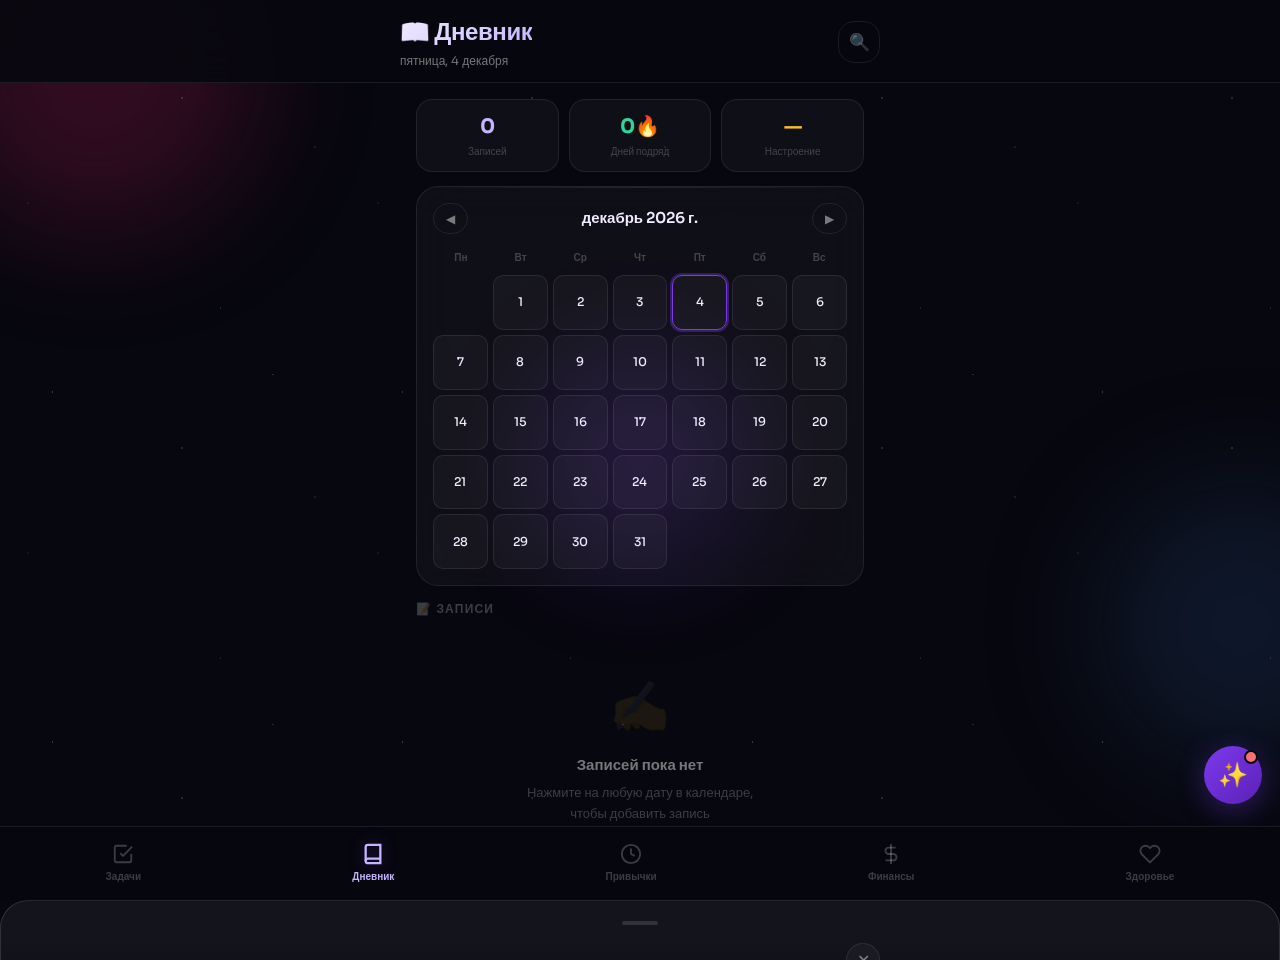
<file: journal (1).html>
<!DOCTYPE html>
<html lang="ru">
<head>
  <meta charset="UTF-8" />
  <meta name="viewport" content="width=device-width, initial-scale=1.0, maximum-scale=1.0, user-scalable=no, viewport-fit=cover" />
  <meta name="theme-color" content="#07070f" />
  <meta name="apple-mobile-web-app-capable" content="yes" />
  <meta name="apple-mobile-web-app-status-bar-style" content="black-translucent" />
  <title>Life Dashboard — Дневник</title>
  <link rel="preconnect" href="https://fonts.googleapis.com" />
  <link rel="preconnect" href="https://fonts.gstatic.com" crossorigin />
  <link href="https://fonts.googleapis.com/css2?family=Sora:wght@300;400;500;600;700&display=swap" rel="stylesheet" />
  <style>
    /* =============================================
       COSMOS THEME — CSS VARIABLES
    ============================================= */
    :root {
      --bg-base:        #07070f;
      --bg-surface:     rgba(255,255,255,0.035);
      --bg-surface-md:  rgba(255,255,255,0.055);
      --bg-input:       rgba(255,255,255,0.05);
      --border:         rgba(255,255,255,0.08);
      --border-md:      rgba(255,255,255,0.13);
      --text-primary:   #f0ebff;
      --text-secondary: rgba(255,255,255,0.45);
      --text-muted:     rgba(255,255,255,0.22);
      --accent:         #7c3aed;
      --accent-light:   #c4b5fd;
      --accent-glow:    rgba(124,58,237,0.35);
      --success:        #34d399;
      --success-bg:     rgba(52,211,153,0.12);
      --success-border: rgba(52,211,153,0.25);
      --danger:         #f87171;
      --danger-bg:      rgba(248,113,113,0.12);
      --danger-border:  rgba(248,113,113,0.25);
      --warning:        #fbbf24;
      --warning-bg:     rgba(245,158,11,0.12);
      --warning-border: rgba(245,158,11,0.25);
      --info:           #38bdf8;
      --info-bg:        rgba(56,189,248,0.12);
      --orb-j1:         #831843;
      --orb-j2:         #1e3a5f;
      --radius-sm:  10px;
      --radius-md:  16px;
      --radius-lg:  22px;
      --radius-xl:  28px;
      --blur-md:    blur(20px);
      --blur-lg:    blur(40px);
      --transition: all 0.25s cubic-bezier(0.4,0,0.2,1);
      --safe-bottom: env(safe-area-inset-bottom, 20px);
      --font: 'Sora', -apple-system, BlinkMacSystemFont, sans-serif;
    }

    /* =============================================
       RESET & BASE
    ============================================= */
    *,*::before,*::after { box-sizing:border-box; margin:0; padding:0; -webkit-tap-highlight-color:transparent; }
    html { font-size:16px; scroll-behavior:smooth; }
    body {
      font-family: var(--font);
      background: var(--bg-base);
      color: var(--text-primary);
      min-height: 100vh;
      min-height: 100dvh;
      padding-bottom: calc(80px + var(--safe-bottom));
      overflow-x: hidden;
      line-height: 1.5;
      -webkit-font-smoothing: antialiased;
    }

    /* =============================================
       COSMOS BACKGROUND
    ============================================= */
    .orb-container { position:fixed; inset:0; pointer-events:none; z-index:0; overflow:hidden; }
    .orb { position:absolute; border-radius:50%; filter:blur(60px); opacity:.35; animation:floatOrb 18s ease-in-out infinite alternate; }
    .orb--1 { width:320px; height:320px; background:var(--orb-j1); top:-10%; left:-5%; animation-delay:-3s; }
    .orb--2 { width:280px; height:280px; background:var(--orb-j2); bottom:15%; right:-8%; animation-delay:-8s; }
    .orb--3 { width:200px; height:200px; background:var(--accent); top:40%; left:50%; transform:translateX(-50%); opacity:.2; animation:pulseOrb 12s ease-in-out infinite; }
    @keyframes floatOrb { 0%{transform:translate(0,0) scale(1)} 100%{transform:translate(25px,-35px) scale(1.08)} }
    @keyframes pulseOrb  { 0%,100%{opacity:.2;transform:translateX(-50%) scale(1)} 50%{opacity:.35;transform:translateX(-50%) scale(1.12)} }
    .stars {
      position:absolute; inset:0;
      background-image:
        radial-gradient(1px 1px at 15% 12%, rgba(255,255,255,.4) 0%, transparent 100%),
        radial-gradient(1px 1px at 78% 7%,  rgba(255,255,255,.3) 0%, transparent 100%),
        radial-gradient(1.5px 1.5px at 52% 28%, rgba(255,255,255,.25) 0%, transparent 100%),
        radial-gradient(1px 1px at 8%  58%, rgba(255,255,255,.2)  0%, transparent 100%),
        radial-gradient(1px 1px at 90% 42%, rgba(255,255,255,.28) 0%, transparent 100%),
        radial-gradient(1px 1px at 63% 88%, rgba(255,255,255,.22) 0%, transparent 100%);
      background-size:350px 350px;
      animation:twinkle 22s linear infinite;
    }
    @keyframes twinkle { 0%{opacity:.6} 50%{opacity:1} 100%{opacity:.6} }

    /* =============================================
       LAYOUT
    ============================================= */
    .page-header {
      position: sticky; top:0; z-index:50;
      background: rgba(7,7,15,.9);
      backdrop-filter: var(--blur-md); -webkit-backdrop-filter: var(--blur-md);
      border-bottom: 1px solid var(--border);
      padding: 14px 20px 12px;
    }
    .page-header__inner { max-width:480px; margin:0 auto; display:flex; align-items:center; justify-content:space-between; }
    .page-title {
      font-size:24px; font-weight:700; letter-spacing:-.4px;
      background:linear-gradient(135deg,var(--text-primary),var(--accent-light));
      -webkit-background-clip:text; -webkit-text-fill-color:transparent;
    }
    .page-subtitle { color:var(--text-secondary); font-size:12px; margin-top:2px; }
    .header-actions { display:flex; gap:8px; }

    .main { position:relative; z-index:1; max-width:480px; margin:0 auto; padding:16px; }

    /* =============================================
       GLASS CARD
    ============================================= */
    .glass-card {
      background: var(--bg-surface);
      backdrop-filter: var(--blur-md); -webkit-backdrop-filter: var(--blur-md);
      border: 1px solid var(--border);
      border-radius: var(--radius-lg);
      padding: 18px;
      margin-bottom: 14px;
      transition: var(--transition);
      position: relative; overflow: hidden;
    }
    .glass-card::before {
      content:''; position:absolute; top:0; left:0; right:0; height:1px;
      background:linear-gradient(90deg,transparent,rgba(255,255,255,.09),transparent);
      pointer-events:none;
    }
    .glass-card:hover { border-color:var(--border-md); }
    .glass-card--accent { background:rgba(124,58,237,.08); border-color:rgba(124,58,237,.2); }
    .glass-card--success { background:var(--success-bg); border-color:var(--success-border); }
    .glass-card--danger  { background:var(--danger-bg);  border-color:var(--danger-border); }

    /* =============================================
       TYPOGRAPHY
    ============================================= */
    .section-title {
      font-size:12px; font-weight:600; color:var(--text-muted);
      text-transform:uppercase; letter-spacing:.1em;
      margin-bottom:12px; display:flex; align-items:center; gap:8px;
    }
    .section-title span { color:var(--accent-light); }

    /* =============================================
       BUTTONS
    ============================================= */
    .btn {
      display:inline-flex; align-items:center; justify-content:center; gap:6px;
      border:1px solid var(--border); border-radius:var(--radius-md);
      cursor:pointer; font-family:var(--font); font-weight:500;
      transition:var(--transition); background:var(--bg-surface-md);
      color:var(--text-primary); padding:10px 16px; font-size:14px;
    }
    .btn:active { transform:scale(.97); }
    .btn:hover  { border-color:var(--border-md); }
    .btn--primary { background:linear-gradient(135deg,var(--accent),#6d28d9); border-color:var(--accent); color:#fff; box-shadow:0 4px 20px var(--accent-glow); }
    .btn--primary:hover { box-shadow:0 6px 28px var(--accent-glow); }
    .btn--ghost  { background:transparent; border-color:var(--border); color:var(--text-secondary); }
    .btn--ghost:hover { background:var(--bg-surface); color:var(--text-primary); }
    .btn--danger { background:var(--danger-bg); border-color:var(--danger-border); color:var(--danger); }
    .btn--icon   { width:36px; height:36px; padding:0; border-radius:var(--radius-sm); font-size:16px; }
    .btn--icon-lg{ width:42px; height:42px; padding:0; border-radius:var(--radius-md); font-size:18px; }
    .btn--full   { width:100%; }
    .btn--sm     { padding:7px 12px; font-size:12px; }

    /* =============================================
       INPUTS
    ============================================= */
    .input, .textarea, .select {
      width:100%; padding:12px 14px;
      background:var(--bg-input); border:1px solid var(--border);
      border-radius:var(--radius-md); color:var(--text-primary);
      font-size:15px; font-family:var(--font);
      transition:var(--transition);
    }
    .input:focus, .textarea:focus, .select:focus {
      outline:none; border-color:var(--accent);
      box-shadow:0 0 0 3px var(--accent-glow);
    }
    .input::placeholder, .textarea::placeholder { color:var(--text-muted); }
    .textarea { resize:none; min-height:100px; line-height:1.55; }
    .select {
      appearance:none;
      background-image:url("data:image/svg+xml,%3Csvg xmlns='http://www.w3.org/2000/svg' width='14' height='14' viewBox='0 0 24 24' fill='none' stroke='%239ca3af' stroke-width='2'%3E%3Cpolyline points='6 9 12 15 18 9'/%3E%3C/svg%3E");
      background-repeat:no-repeat; background-position:right 12px center; cursor:pointer;
    }
    .select option { background:var(--bg-base); color:var(--text-primary); }
    .form-group  { margin-bottom:14px; }
    .form-label  { display:block; font-size:12px; color:var(--text-secondary); margin-bottom:6px; font-weight:500; }

    /* =============================================
       BADGES
    ============================================= */
    .badge { display:inline-flex; align-items:center; gap:4px; font-size:11px; font-weight:600; padding:3px 8px; border-radius:20px; white-space:nowrap; }
    .badge--accent  { background:rgba(124,58,237,.2); border:1px solid rgba(124,58,237,.3); color:var(--accent-light); }
    .badge--success { background:var(--success-bg); border:1px solid var(--success-border); color:var(--success); }
    .badge--warning { background:var(--warning-bg); border:1px solid var(--warning-border); color:var(--warning); }
    .badge--danger  { background:var(--danger-bg);  border:1px solid var(--danger-border);  color:var(--danger); }
    .badge--muted   { background:var(--bg-surface);  border:1px solid var(--border);          color:var(--text-muted); }

    /* =============================================
       MODALS
    ============================================= */
    .modal-overlay {
      position:fixed; inset:0; background:rgba(7,7,15,.88);
      backdrop-filter:var(--blur-lg); -webkit-backdrop-filter:var(--blur-lg);
      z-index:200; display:none; align-items:flex-end; justify-content:center;
    }
    .modal-overlay.active { display:flex; }
    .modal {
      background:linear-gradient(180deg,#0f0f1c 0%,var(--bg-base) 100%);
      border:1px solid var(--border-md);
      border-radius:var(--radius-xl) var(--radius-xl) 0 0;
      padding:24px 20px 32px;
      width:100%; max-width:480px; max-height:90vh; overflow-y:auto;
      animation:slideUp .32s cubic-bezier(.2,.8,.2,1);
    }
    .modal__handle  { width:36px; height:4px; background:var(--border-md); border-radius:4px; margin:0 auto 20px; }
    .modal__header  { display:flex; justify-content:space-between; align-items:center; margin-bottom:18px; }
    .modal__title   { font-size:18px; font-weight:700; }
    .modal__close   {
      width:32px; height:32px; background:var(--bg-surface); border:1px solid var(--border);
      border-radius:50%; color:var(--text-secondary); font-size:16px; cursor:pointer;
      display:flex; align-items:center; justify-content:center; transition:var(--transition);
    }
    .modal__close:hover { background:var(--danger-bg); border-color:var(--danger-border); color:var(--danger); }
    @keyframes slideUp { from{transform:translateY(100%)} to{transform:translateY(0)} }
    @media(min-width:481px) {
      .modal-overlay { align-items:center; }
      .modal { border-radius:var(--radius-xl); }
    }

    /* =============================================
       BOTTOM NAV
    ============================================= */
    .bottom-nav {
      position:fixed; bottom:0; left:0; right:0;
      background:rgba(7,7,15,.9); backdrop-filter:var(--blur-md); -webkit-backdrop-filter:var(--blur-md);
      border-top:1px solid var(--border);
      display:flex; justify-content:space-around; align-items:center;
      padding:10px 0 calc(10px + var(--safe-bottom)); z-index:100;
    }
    .nav-btn { display:flex; flex-direction:column; align-items:center; gap:4px; text-decoration:none; color:var(--text-muted); padding:6px 12px; border-radius:var(--radius-md); transition:var(--transition); font-size:10px; font-weight:600; background:transparent; border:none; cursor:pointer; }
    .nav-btn svg { width:22px; height:22px; stroke:currentColor; stroke-width:2; fill:none; transition:stroke .2s; }
    .nav-btn.active { color:var(--accent-light); }
    .nav-btn.active svg { stroke-width:2.5; filter:drop-shadow(0 0 8px var(--accent-glow)); }

    /* =============================================
       TOAST
    ============================================= */
    .toast {
      position:fixed; top:80px; left:50%;
      transform:translateX(-50%) translateY(-20px);
      background:rgba(124,58,237,.22); border:1px solid rgba(124,58,237,.4);
      backdrop-filter:blur(16px); -webkit-backdrop-filter:blur(16px);
      color:var(--accent-light); padding:10px 20px;
      border-radius:24px; font-size:13px; font-weight:500;
      z-index:500; opacity:0; transition:all .3s cubic-bezier(.2,.8,.2,1);
      white-space:nowrap; pointer-events:none;
    }
    .toast.show { opacity:1; transform:translateX(-50%) translateY(0); }
    .toast--success { background:var(--success-bg); border-color:var(--success-border); color:var(--success); }
    .toast--danger  { background:var(--danger-bg);  border-color:var(--danger-border);  color:var(--danger); }
    .toast--info    { background:var(--info-bg); border-color:rgba(56,189,248,.3); color:var(--info); }

    /* =============================================
       CALENDAR
    ============================================= */
    .cal-nav-row { display:flex; justify-content:space-between; align-items:center; margin-bottom:14px; }
    .cal-month-label { font-size:15px; font-weight:600; }
    .cal-weekdays { display:grid; grid-template-columns:repeat(7,1fr); gap:4px; margin-bottom:8px; }
    .cal-weekdays span { text-align:center; font-size:10px; color:var(--text-muted); font-weight:600; padding:2px 0; }
    .cal-grid { display:grid; grid-template-columns:repeat(7,1fr); gap:5px; }
    .cal-cell {
      aspect-ratio:1; background:var(--bg-surface); border:1px solid var(--border);
      border-radius:var(--radius-sm); display:flex; flex-direction:column;
      align-items:center; justify-content:center;
      cursor:pointer; position:relative; transition:var(--transition);
      overflow:hidden; user-select:none;
    }
    .cal-cell:hover { border-color:var(--accent); background:rgba(124,58,237,.1); transform:scale(1.04); }
    .cal-cell:active { transform:scale(.96); }
    .cal-cell.today { border-color:var(--accent); box-shadow:0 0 0 2px var(--accent-glow); }
    .cal-cell.empty { background:transparent; border:none; cursor:default; pointer-events:none; }
    .cal-cell.has-note .cal-cell__num { color:var(--accent-light); font-weight:700; }
    .cal-cell__num  { font-size:12px; font-weight:500; z-index:2; line-height:1; }
    .cal-cell__bg   { position:absolute; inset:0; z-index:1; }
    .cal-cell__bg img { width:100%; height:100%; object-fit:cover; opacity:.5; }
    .cal-cell__icon { font-size:10px; z-index:2; line-height:1; margin-top:1px; }
    .cal-cell__mood { position:absolute; bottom:1px; right:2px; font-size:9px; z-index:3; }
    .cal-cell__dot  { position:absolute; top:4px; left:50%; transform:translateX(-50%); width:4px; height:4px; border-radius:50%; background:var(--accent-light); z-index:3; }

    /* Mood strip */
    .mood-strip { display:flex; gap:6px; margin-top:12px; padding-top:12px; border-top:1px solid var(--border); flex-wrap:wrap; }
    .mood-chip   { font-size:11px; display:flex; align-items:center; gap:4px; padding:4px 8px; background:var(--bg-surface); border:1px solid var(--border); border-radius:20px; }

    /* =============================================
       SEARCH BAR
    ============================================= */
    .search-wrap { position:relative; margin-bottom:14px; }
    .search-wrap .input { padding-left:38px; }
    .search-icon { position:absolute; left:13px; top:50%; transform:translateY(-50%); font-size:14px; color:var(--text-muted); pointer-events:none; }
    .search-clear { position:absolute; right:12px; top:50%; transform:translateY(-50%); background:none; border:none; color:var(--text-muted); cursor:pointer; font-size:14px; display:none; }
    .search-clear.visible { display:block; }

    /* =============================================
       NOTE CARDS
    ============================================= */
    .notes-list { display:flex; flex-direction:column; gap:12px; }
    .note-card {
      background:var(--bg-surface); border:1px solid var(--border);
      border-radius:var(--radius-lg); padding:16px;
      animation:fadeIn .22s ease; transition:var(--transition);
      cursor:pointer;
    }
    .note-card:hover { border-color:var(--border-md); transform:translateY(-1px); }
    .note-card__header { display:flex; justify-content:space-between; align-items:center; margin-bottom:10px; gap:8px; }
    .note-card__date   { font-size:13px; font-weight:600; color:var(--accent-light); flex:1; }
    .note-card__mood   { font-size:1.35rem; flex-shrink:0; }
    .note-card__text   { font-size:13px; color:var(--text-secondary); white-space:pre-wrap; line-height:1.65; margin-bottom:10px; display:-webkit-box; -webkit-line-clamp:4; -webkit-box-orient:vertical; overflow:hidden; }
    .note-card__text.expanded { -webkit-line-clamp:unset; }
    .note-card__expand { font-size:11px; color:var(--accent-light); background:none; border:none; cursor:pointer; font-family:var(--font); padding:0; margin-bottom:8px; }
    .note-card__media  { display:grid; grid-template-columns:repeat(auto-fill,minmax(68px,1fr)); gap:6px; margin-top:8px; }
    .note-media-item   { aspect-ratio:1; border-radius:var(--radius-sm); overflow:hidden; background:var(--bg-surface-md); position:relative; }
    .note-media-item img,.note-media-item video { width:100%; height:100%; object-fit:cover; display:block; }
    .note-media-item audio { width:100%; height:36px; }
    .note-card__footer { display:flex; justify-content:space-between; align-items:center; margin-top:10px; border-top:1px solid var(--border); padding-top:8px; }
    .note-del-btn { background:none; border:none; color:var(--text-muted); font-size:11px; cursor:pointer; padding:4px 6px; border-radius:var(--radius-sm); transition:var(--transition); font-family:var(--font); display:flex; align-items:center; gap:4px; }
    .note-del-btn:hover { background:var(--danger-bg); color:var(--danger); }
    .note-edit-btn { background:none; border:none; color:var(--text-muted); font-size:11px; cursor:pointer; padding:4px 6px; border-radius:var(--radius-sm); transition:var(--transition); font-family:var(--font); display:flex; align-items:center; gap:4px; }
    .note-edit-btn:hover { background:rgba(124,58,237,.15); color:var(--accent-light); }

    /* =============================================
       EMPTY STATE
    ============================================= */
    .empty-state { text-align:center; padding:40px 20px; color:var(--text-muted); }
    .empty-state__icon  { font-size:48px; opacity:.4; display:block; margin-bottom:12px; }
    .empty-state__title { font-size:15px; font-weight:600; color:var(--text-secondary); margin-bottom:6px; }
    .empty-state__text  { font-size:13px; line-height:1.6; }

    /* =============================================
       EDITOR SLIDE-UP PANEL
    ============================================= */
    .editor-overlay {
      position:fixed; inset:0; background:rgba(0,0,0,.65);
      backdrop-filter:blur(6px); -webkit-backdrop-filter:blur(6px);
      z-index:140; opacity:0; pointer-events:none; transition:opacity .3s;
    }
    .editor-overlay.active { opacity:1; pointer-events:auto; }
    .editor-panel {
      position:fixed; bottom:0; left:0; right:0;
      background:linear-gradient(180deg,var(--bg-surface-md) 0%,var(--bg-base) 100%);
      border:1px solid var(--border-md);
      border-radius:var(--radius-xl) var(--radius-xl) 0 0;
      padding:20px 20px 32px;
      transform:translateY(100%);
      transition:transform .35s cubic-bezier(.2,.8,.2,1);
      z-index:150; max-height:92vh; overflow-y:auto;
    }
    .editor-panel.open { transform:translateY(0); }
    .editor-content { max-width:480px; margin:0 auto; }
    .editor-handle  { width:36px; height:4px; background:var(--border-md); border-radius:4px; margin:0 auto 18px; }
    .editor-header  { display:flex; justify-content:space-between; align-items:center; margin-bottom:16px; }
    .editor-date-lbl { font-size:17px; font-weight:700; }
    .editor-close-btn {
      background:var(--bg-surface); border:1px solid var(--border); color:var(--text-secondary);
      width:34px; height:34px; border-radius:50%; cursor:pointer; font-size:16px;
      display:flex; align-items:center; justify-content:center; transition:var(--transition);
    }
    .editor-close-btn:hover { background:var(--danger-bg); border-color:var(--danger-border); color:var(--danger); }

    /* Mood selector */
    .mood-selector  { display:flex; justify-content:space-around; margin-bottom:14px; }
    .mood-btn {
      font-size:1.9rem; background:transparent; border:2px solid transparent;
      width:50px; height:50px; border-radius:50%; cursor:pointer;
      transition:var(--transition); display:flex; align-items:center; justify-content:center;
    }
    .mood-btn:hover { background:var(--bg-surface-md); transform:scale(1.1); }
    .mood-btn.selected { border-color:var(--accent); background:rgba(124,58,237,.15); transform:scale(1.15); }

    /* Tags input */
    .tags-row   { display:flex; gap:6px; flex-wrap:wrap; margin-bottom:12px; }
    .tag-chip   { padding:5px 10px; background:var(--bg-input); border:1px solid var(--border); border-radius:20px; font-size:12px; cursor:pointer; transition:var(--transition); font-family:var(--font); color:var(--text-secondary); }
    .tag-chip:hover, .tag-chip.active { background:rgba(124,58,237,.18); border-color:rgba(124,58,237,.4); color:var(--accent-light); }

    /* Media toolbar */
    .media-toolbar { display:flex; gap:8px; margin-bottom:10px; }
    .media-btn {
      flex:1; padding:9px 4px; background:var(--bg-input); border:1px solid var(--border);
      color:var(--text-secondary); border-radius:var(--radius-sm);
      font-size:12px; cursor:pointer; display:flex; align-items:center; justify-content:center; gap:4px;
      transition:var(--transition); font-family:var(--font);
    }
    .media-btn:hover  { border-color:var(--accent); color:var(--accent-light); }
    .media-btn.recording { background:var(--danger-bg); border-color:var(--danger-border); color:var(--danger); animation:pulseBtn 1.5s infinite; }
    @keyframes pulseBtn { 0%,100%{transform:scale(1)} 50%{transform:scale(1.03)} }
    .media-preview { display:flex; gap:8px; flex-wrap:wrap; margin-bottom:10px; min-height:0; }
    .preview-item  { width:58px; height:58px; border-radius:var(--radius-sm); overflow:hidden; background:var(--bg-input); position:relative; border:1px solid var(--border); }
    .preview-item img,.preview-item video { width:100%; height:100%; object-fit:cover; display:block; }
    .preview-item audio { width:100%; height:100%; }
    .remove-preview {
      position:absolute; top:2px; right:2px; width:16px; height:16px;
      background:rgba(0,0,0,.85); color:#fff; border:none; border-radius:50%;
      cursor:pointer; font-size:8px; display:flex; align-items:center; justify-content:center; z-index:2;
    }

    /* =============================================
       STATS ROW (mood calendar summary)
    ============================================= */
    .stats-row { display:grid; grid-template-columns:repeat(3,1fr); gap:10px; margin-bottom:14px; }
    .stat-pill  { background:var(--bg-surface); border:1px solid var(--border); border-radius:var(--radius-md); padding:12px 8px; text-align:center; }
    .stat-pill__val   { font-size:20px; font-weight:700; }
    .stat-pill__label { font-size:10px; color:var(--text-muted); margin-top:2px; }
    .stat-pill__val--accent  { color:var(--accent-light); }
    .stat-pill__val--success { color:var(--success); }
    .stat-pill__val--warning { color:var(--warning); }

    /* =============================================
       AI CHAT FAB
    ============================================= */
    #ai-fab {
      position:fixed; bottom:calc(80px + var(--safe-bottom) + 16px); right:18px;
      width:58px; height:58px; border-radius:50%;
      background:linear-gradient(135deg,#7c3aed,#5b21b6);
      border:none; cursor:pointer; z-index:90;
      display:flex; align-items:center; justify-content:center;
      box-shadow:0 6px 28px var(--accent-glow); transition:var(--transition);
      font-size:24px; color:#fff;
    }
    #ai-fab:hover  { transform:scale(1.1) rotate(5deg); box-shadow:0 8px 36px var(--accent-glow); }
    #ai-fab:active { transform:scale(.93); }
    .ai-fab-dot {
      position:absolute; top:4px; right:4px;
      width:14px; height:14px; border-radius:50%;
      background:var(--danger); border:2.5px solid var(--bg-base);
      display:none;
    }
    .ai-fab-dot.on { display:block; animation:pulseDot 2s infinite; }
    @keyframes pulseDot { 0%,100%{transform:scale(1);opacity:1} 50%{transform:scale(1.3);opacity:.7} }

    /* =============================================
       AI CHAT PANEL
    ============================================= */
    #ai-panel {
      position:fixed; inset:0; z-index:500;
      background:var(--bg-base);
      transform:translateX(105%);
      transition:transform .38s cubic-bezier(.2,.8,.2,1);
      display:flex; flex-direction:column; overflow:hidden;
    }
    #ai-panel.open { transform:translateX(0); }

    /* ambient orbs inside panel */
    .ai-orb { position:fixed; border-radius:50%; filter:blur(80px); pointer-events:none; z-index:0; }
    .ai-orb-1 { width:300px; height:300px; background:var(--orb-j1); opacity:.12; top:-80px; left:-60px; }
    .ai-orb-2 { width:260px; height:260px; background:#5b21b6; opacity:.1;  bottom:100px; right:-50px; }

    .ai-header {
      background:rgba(7,7,15,.92); backdrop-filter:blur(24px); -webkit-backdrop-filter:blur(24px);
      border-bottom:1px solid var(--border);
      padding:13px 16px; display:flex; align-items:center; gap:12px;
      flex-shrink:0; position:relative; z-index:2;
    }
    .ai-back-btn {
      width:36px; height:36px; border-radius:var(--radius-sm);
      background:var(--bg-surface); border:1px solid var(--border);
      color:var(--text-primary); font-size:17px; cursor:pointer;
      display:flex; align-items:center; justify-content:center; flex-shrink:0; transition:var(--transition);
    }
    .ai-back-btn:hover { border-color:var(--border-md); }
    .ai-avatar {
      width:42px; height:42px; border-radius:50%;
      background:linear-gradient(135deg,var(--accent),#5b21b6);
      display:flex; align-items:center; justify-content:center;
      font-size:20px; flex-shrink:0; box-shadow:0 0 18px var(--accent-glow);
    }
    .ai-header-info { flex:1; min-width:0; }
    .ai-name        { font-size:15px; font-weight:700; }
    .ai-status      { font-size:11px; color:var(--success); margin-top:1px; transition:color .2s; }
    .ai-status.typing { color:var(--accent-light); }
    .ai-header-actions { display:flex; gap:6px; }
    .ai-icon-btn {
      width:32px; height:32px; border-radius:var(--radius-sm);
      background:var(--bg-surface); border:1px solid var(--border);
      color:var(--text-muted); font-size:14px; cursor:pointer;
      display:flex; align-items:center; justify-content:center; transition:var(--transition);
    }
    .ai-icon-btn:hover { border-color:var(--border-md); color:var(--text-secondary); }
    .ai-icon-btn.danger:hover { border-color:var(--danger-border); color:var(--danger); background:var(--danger-bg); }

    /* Messages scroll area */
    .ai-messages {
      flex:1; overflow-y:auto; padding:14px 16px;
      display:flex; flex-direction:column; gap:12px;
      scroll-behavior:smooth; position:relative; z-index:1;
    }
    .ai-messages::-webkit-scrollbar { width:3px; }
    .ai-messages::-webkit-scrollbar-thumb { background:var(--border-md); border-radius:3px; }

    /* Message bubbles */
    .msg { display:flex; gap:8px; max-width:90%; animation:fadeIn .2s ease; }
    .msg.user { align-self:flex-end; flex-direction:row-reverse; }
    .msg.ai   { align-self:flex-start; }
    .msg__av  {
      width:28px; height:28px; border-radius:50%; flex-shrink:0;
      display:flex; align-items:center; justify-content:center; font-size:12px; margin-top:auto;
    }
    .msg.ai   .msg__av { background:linear-gradient(135deg,var(--accent),#5b21b6); box-shadow:0 0 8px var(--accent-glow); }
    .msg.user .msg__av { background:var(--bg-surface-md); border:1px solid var(--border); }
    .msg__body {}
    .msg__bubble { padding:10px 13px; border-radius:var(--radius-md); font-size:14px; line-height:1.6; word-break:break-word; }
    .msg.ai   .msg__bubble { background:var(--bg-surface); border:1px solid var(--border); border-bottom-left-radius:4px; }
    .msg.user .msg__bubble { background:linear-gradient(135deg,var(--accent),#6d28d9); color:#fff; border-bottom-right-radius:4px; }
    .msg__time { font-size:10px; color:var(--text-muted); margin-top:4px; padding:0 2px; }
    .msg.user .msg__time { text-align:right; }

    /* Typing indicator */
    .typing-wrap   { align-self:flex-start; display:flex; gap:8px; animation:fadeIn .2s ease; }
    .typing-bubble { padding:11px 14px; background:var(--bg-surface); border:1px solid var(--border); border-radius:var(--radius-md); border-bottom-left-radius:4px; display:flex; gap:5px; align-items:center; }
    .typing-dot    { width:7px; height:7px; border-radius:50%; background:var(--accent-light); opacity:.4; animation:typingBounce 1.4s infinite; }
    .typing-dot:nth-child(2) { animation-delay:.2s; }
    .typing-dot:nth-child(3) { animation-delay:.4s; }
    @keyframes typingBounce { 0%,60%,100%{transform:translateY(0);opacity:.4} 30%{transform:translateY(-8px);opacity:1} }

    /* Date separator */
    .date-sep { display:flex; align-items:center; gap:10px; font-size:11px; color:var(--text-muted); margin:4px 0; }
    .date-sep::before,.date-sep::after { content:''; flex:1; height:1px; background:var(--border); }

    /* Quick-action chips in chat */
    .ai-quick-chips { display:flex; flex-wrap:wrap; gap:8px; padding:10px 16px 4px; }
    .ai-chip {
      padding:7px 13px; background:var(--bg-surface); border:1px solid var(--border);
      border-radius:20px; font-size:12px; font-weight:500; cursor:pointer;
      color:var(--text-secondary); transition:var(--transition); font-family:var(--font);
    }
    .ai-chip:hover { border-color:var(--accent); color:var(--accent-light); background:rgba(124,58,237,.1); }

    /* Welcome screen */
    .ai-welcome { text-align:center; padding:40px 20px 24px; }
    .ai-welcome__avatar { width:72px; height:72px; border-radius:50%; background:linear-gradient(135deg,var(--accent),#5b21b6); display:flex; align-items:center; justify-content:center; font-size:32px; margin:0 auto 16px; box-shadow:0 0 28px var(--accent-glow); }
    .ai-welcome__name { font-size:20px; font-weight:700; margin-bottom:8px; }
    .ai-welcome__desc { font-size:13px; color:var(--text-secondary); line-height:1.65; max-width:300px; margin:0 auto 20px; }
    .ai-welcome__features { display:flex; flex-direction:column; gap:8px; text-align:left; }
    .ai-feature { display:flex; align-items:center; gap:10px; background:var(--bg-surface); border:1px solid var(--border); border-radius:var(--radius-md); padding:10px 12px; font-size:12px; color:var(--text-secondary); }
    .ai-feature__icon { font-size:16px; flex-shrink:0; }

    /* Input area */
    .ai-input-area {
      padding:10px 16px calc(12px + var(--safe-bottom));
      border-top:1px solid var(--border);
      background:rgba(7,7,15,.92); backdrop-filter:blur(20px);
      flex-shrink:0; position:relative; z-index:2;
    }
    .ai-ctx-chip { display:inline-flex; align-items:center; gap:5px; font-size:11px; color:var(--text-muted); background:var(--bg-surface); border:1px solid var(--border); border-radius:20px; padding:3px 10px; margin-bottom:8px; }
    .ai-input-row { display:flex; gap:10px; align-items:flex-end; }
    .ai-textarea {
      flex:1; background:var(--bg-input); border:1px solid var(--border);
      border-radius:var(--radius-md); color:var(--text-primary);
      font-size:15px; font-family:var(--font); padding:11px 13px;
      resize:none; min-height:44px; max-height:120px;
      outline:none; transition:var(--transition); line-height:1.45;
    }
    .ai-textarea:focus { border-color:var(--accent); box-shadow:0 0 0 3px var(--accent-glow); }
    .ai-textarea::placeholder { color:var(--text-muted); }
    .ai-send-btn {
      width:44px; height:44px; border-radius:var(--radius-md);
      background:linear-gradient(135deg,var(--accent),#6d28d9);
      border:none; cursor:pointer; display:flex; align-items:center; justify-content:center;
      font-size:19px; color:#fff; box-shadow:0 4px 16px var(--accent-glow);
      transition:var(--transition); flex-shrink:0;
    }
    .ai-send-btn:hover  { box-shadow:0 6px 24px var(--accent-glow); }
    .ai-send-btn:active { transform:scale(.94); }
    .ai-send-btn:disabled { opacity:.4; cursor:not-allowed; transform:none; }

    /* =============================================
       ANIMATIONS
    ============================================= */
    @keyframes fadeIn { from{opacity:0;transform:translateY(6px)} to{opacity:1;transform:translateY(0)} }
  </style>
</head>
<body>

<!-- ── COSMOS BACKGROUND ── -->
<div class="orb-container">
  <div class="orb orb--1"></div>
  <div class="orb orb--2"></div>
  <div class="orb orb--3"></div>
  <div class="stars"></div>
</div>

<!-- ── TOAST ── -->
<div class="toast" id="toast"></div>

<!-- ── HEADER ── -->
<header class="page-header">
  <div class="page-header__inner">
    <div>
      <div class="page-title">📖 Дневник</div>
      <div class="page-subtitle" id="headerDate"></div>
    </div>
    <div class="header-actions">
      <button class="btn btn--icon btn--icon-lg btn--ghost" id="searchToggleBtn" title="Поиск" style="font-size:17px;">🔍</button>
    </div>
  </div>
</header>

<!-- ── MAIN ── -->
<main class="main">

  <!-- Search (hidden by default) -->
  <div class="search-wrap" id="searchWrap" style="display:none;">
    <span class="search-icon">🔍</span>
    <input class="input" type="search" id="searchInput" placeholder="Поиск по записям…" autocomplete="off">
    <button class="search-clear" id="searchClear">✕</button>
  </div>

  <!-- Stats row -->
  <div class="stats-row" id="statsRow">
    <div class="stat-pill">
      <div class="stat-pill__val stat-pill__val--accent" id="statTotal">0</div>
      <div class="stat-pill__label">Записей</div>
    </div>
    <div class="stat-pill">
      <div class="stat-pill__val stat-pill__val--success" id="statStreak">0🔥</div>
      <div class="stat-pill__label">Дней подряд</div>
    </div>
    <div class="stat-pill">
      <div class="stat-pill__val stat-pill__val--warning" id="statMood">—</div>
      <div class="stat-pill__label">Настроение</div>
    </div>
  </div>

  <!-- Calendar -->
  <div class="glass-card" style="padding:16px;">
    <div class="cal-nav-row">
      <button class="btn btn--ghost btn--sm" id="calPrev">◀</button>
      <span class="cal-month-label" id="calMonth"></span>
      <button class="btn btn--ghost btn--sm" id="calNext">▶</button>
    </div>
    <div class="cal-weekdays">
      <span>Пн</span><span>Вт</span><span>Ср</span><span>Чт</span><span>Пт</span><span>Сб</span><span>Вс</span>
    </div>
    <div class="cal-grid" id="calGrid"></div>

    <!-- Mood strip -->
    <div class="mood-strip" id="moodStrip"></div>
  </div>

  <!-- Notes list -->
  <div class="section-title" style="margin-top:4px;">📝 Записи <span id="notesCount"></span></div>
  <div class="notes-list" id="notesList"></div>
  <div class="empty-state" id="notesEmpty" style="display:none;">
    <span class="empty-state__icon">✍️</span>
    <div class="empty-state__title">Записей пока нет</div>
    <p class="empty-state__text">Нажмите на любую дату в календаре,<br>чтобы добавить запись</p>
  </div>

</main>

<!-- ── AI FAB ── -->
<button id="ai-fab" title="Алиса — твой наставник">
  ✨
  <span class="ai-fab-dot" id="aiFabDot"></span>
</button>

<!-- ═══════════════════════════════════════════════
     AI CHAT PANEL
═══════════════════════════════════════════════ -->
<div id="ai-panel">
  <div class="ai-orb ai-orb-1"></div>
  <div class="ai-orb ai-orb-2"></div>

  <!-- Header -->
  <div class="ai-header">
    <button class="ai-back-btn" id="aiBackBtn" onclick="window.closeAIChat()">←</button>
    <div class="ai-avatar">✨</div>
    <div class="ai-header-info">
      <div class="ai-name">Алиса</div>
      <div class="ai-status" id="aiStatus">● онлайн</div>
    </div>
    <div class="ai-header-actions">
      <button class="ai-icon-btn danger" id="aiClearBtn" title="Очистить историю" onclick="window.clearAIHistory()">🗑</button>
    </div>
  </div>

  <!-- Messages -->
  <div class="ai-messages" id="aiMessages"></div>

  <!-- Quick chips (shown only on welcome) -->
  <div class="ai-quick-chips" id="aiQuickChips" style="display:none;">
    <button class="ai-chip" onclick="window.sendQuick('Как я себя чувствую последнее время?')">Моё состояние</button>
    <button class="ai-chip" onclick="window.sendQuick('Проанализируй мои привычки и задачи')">Привычки и задачи</button>
    <button class="ai-chip" onclick="window.sendQuick('Что ты замечаешь в моём дневнике за последние недели?')">Анализ дневника</button>
    <button class="ai-chip" onclick="window.sendQuick('Дай мне совет на сегодня')">Совет на день</button>
  </div>

  <!-- Input area -->
  <div class="ai-input-area">
    <div style="min-height:18px; margin-bottom:6px;" id="aiCtxHint"></div>
    <div class="ai-input-row">
      <textarea class="ai-textarea" id="aiTextarea" placeholder="Напиши Алисе…" rows="1"></textarea>
      <button class="ai-send-btn" id="aiSendBtn" onclick="window.sendAIMessage()">➤</button>
    </div>
  </div>
</div>

<!-- ═══════════════════════════════════════════════
     NOTE EDITOR
═══════════════════════════════════════════════ -->
<div class="editor-overlay" id="editorOverlay"></div>
<div class="editor-panel" id="editorPanel">
  <div class="editor-content">
    <div class="editor-handle"></div>
    <div class="editor-header">
      <span class="editor-date-lbl" id="editorDate"></span>
      <button class="editor-close-btn" id="editorCloseBtn" onclick="window.closeEditor()">✕</button>
    </div>

    <!-- Mood -->
    <div class="form-label" style="margin-bottom:8px;">Как ты сегодня?</div>
    <div class="mood-selector">
      <button class="mood-btn" data-mood="🤩">🤩</button>
      <button class="mood-btn" data-mood="😊">😊</button>
      <button class="mood-btn" data-mood="😐">😐</button>
      <button class="mood-btn" data-mood="😢">😢</button>
      <button class="mood-btn" data-mood="😡">😡</button>
    </div>

    <!-- Quick tags -->
    <div class="form-label" style="margin-bottom:6px;">Теги</div>
    <div class="tags-row" id="tagsRow">
      <button class="tag-chip" data-tag="работа">💼 работа</button>
      <button class="tag-chip" data-tag="здоровье">💊 здоровье</button>
      <button class="tag-chip" data-tag="семья">👨‍👩‍👧 семья</button>
      <button class="tag-chip" data-tag="отношения">❤️ отношения</button>
      <button class="tag-chip" data-tag="спорт">🏃 спорт</button>
      <button class="tag-chip" data-tag="планы">📌 планы</button>
    </div>

    <!-- Media toolbar -->
    <div class="media-toolbar">
      <button class="media-btn" id="btnPhoto">📷 Фото</button>
      <button class="media-btn" id="btnVideo">🎥 Видео</button>
      <button class="media-btn" id="btnAudio">🎤 Голос</button>
    </div>
    <div class="media-preview" id="mediaPreview"></div>

    <!-- Text -->
    <div class="form-group">
      <textarea id="noteText" class="textarea" placeholder="Запишите, как прошёл этот день… Что чувствуете, что произошло, о чём думаете." style="min-height:120px;"></textarea>
    </div>

    <button id="saveNoteBtn" class="btn btn--primary btn--full" onclick="window.saveNote()">💾 Сохранить запись</button>
  </div>
</div>

<!-- ── BOTTOM NAV ── -->
<nav class="bottom-nav">
  <a href="tasks.html" class="nav-btn">
    <svg viewBox="0 0 24 24"><path d="M9 11l3 3L22 4"/><path d="M21 12v7a2 2 0 0 1-2 2H5a2 2 0 0 1-2-2V5a2 2 0 0 1 2-2h11"/></svg>
    <span>Задачи</span>
  </a>
  <a href="journal.html" class="nav-btn active">
    <svg viewBox="0 0 24 24"><path d="M4 19.5A2.5 2.5 0 0 1 6.5 17H20"/><path d="M6.5 2H20v20H6.5A2.5 2.5 0 0 1 4 19.5v-15A2.5 2.5 0 0 1 6.5 2z"/></svg>
    <span>Дневник</span>
  </a>
  <a href="habits.html" class="nav-btn">
    <svg viewBox="0 0 24 24"><circle cx="12" cy="12" r="10"/><polyline points="12 6 12 12 16 14"/></svg>
    <span>Привычки</span>
  </a>
  <a href="finance.html" class="nav-btn">
    <svg viewBox="0 0 24 24"><line x1="12" y1="1" x2="12" y2="23"/><path d="M17 5H9.5a3.5 3.5 0 0 0 0 7h5a3.5 3.5 0 0 1 0 7H6"/></svg>
    <span>Финансы</span>
  </a>
  <a href="health.html" class="nav-btn">
    <svg viewBox="0 0 24 24"><path d="M20.84 4.61a5.5 5.5 0 0 0-7.78 0L12 5.67l-1.06-1.06a5.5 5.5 0 0 0-7.78 7.78l1.06 1.06L12 21.23l7.78-7.78 1.06-1.06a5.5 5.5 0 0 0 0-7.78z"/></svg>
    <span>Здоровье</span>
  </a>
</nav>

<input type="file" id="fileInput" style="display:none;" />

<!-- ═══════════════════════════════════════════════════════════════════════
     SCRIPT
═══════════════════════════════════════════════════════════════════════ -->
<script>
(function () {
  'use strict';

  /* ─── CONFIG ─── */
  const OR_KEY   = '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';
  const OR_URL   = 'https://openrouter.ai/api/v1/chat/completions';
  const OR_MODEL = 'anthropic/claude-3.5-sonnet';

  /* ─── UTILS ─── */
  const $ = s => document.querySelector(s);
  const $$ = s => document.querySelectorAll(s);
  const esc = s => String(s).replace(/[&<>"']/g, c => ({'&':'&amp;','<':'&lt;','>':'&gt;','"':'&quot;',"'":'&#039;'}[c]));
  const todayISO = () => {
    const d = new Date();
    return `${d.getFullYear()}-${String(d.getMonth()+1).padStart(2,'0')}-${String(d.getDate()).padStart(2,'0')}`;
  };
  const fmtLong  = ds => new Date(ds+'T00:00:00').toLocaleDateString('ru-RU',{day:'numeric',month:'long',year:'numeric'});
  const fmtShort = ds => new Date(ds+'T00:00:00').toLocaleDateString('ru-RU',{day:'numeric',month:'long'});
  const fmtTime  = ts => new Date(ts).toLocaleTimeString('ru-RU',{hour:'2-digit',minute:'2-digit'});

  let toastTimer = null;
  function showToast(msg, type='') {
    const el = $('#toast');
    el.textContent = msg;
    el.className = 'toast' + (type ? ' toast--'+type : '');
    el.classList.add('show');
    clearTimeout(toastTimer);
    toastTimer = setTimeout(() => el.classList.remove('show'), 2800);
  }

  /* ─── STORAGE ─── */
  const NOTES_KEY = 'ld_notes';
  const AI_KEY    = 'lifeDashboard_ai_memory';
  const defAIMem  = () => ({ conversations:[], userProfile:'', plans:'', lastProactiveDate:'', hasUnread:false });

  const loadNotes = () => { try { return JSON.parse(localStorage.getItem(NOTES_KEY)) || {notes:[]}; } catch { return {notes:[]}; } };
  const loadAIMem = () => { try { return JSON.parse(localStorage.getItem(AI_KEY)) || defAIMem(); } catch { return defAIMem(); } };
  const saveNotes = data => {
    try { localStorage.setItem(NOTES_KEY, JSON.stringify(data)); return true; }
    catch(e) { if(e.name==='QuotaExceededError') alert('⚠️ Хранилище заполнено.'); return false; }
  };
  const saveAIMem = mem => {
    try { localStorage.setItem(AI_KEY, JSON.stringify(mem)); }
    catch(e) {
      if(e.name==='QuotaExceededError') {
        mem.conversations = mem.conversations.slice(-20);
        try { localStorage.setItem(AI_KEY, JSON.stringify(mem)); } catch {}
      }
    }
  };

  /* ─── JOURNAL STATE ─── */
  let notes      = loadNotes().notes;
  let viewDate   = new Date();
  let selDate    = null;
  let curMood    = '';
  let curTags    = [];
  let pendMedia  = [];
  let recorder   = null;
  let audioChunks= [];
  let isRec      = false;
  let searchQuery= '';
  let aiLoading  = false;

  /* ─── HEADER ─── */
  $('#headerDate').textContent = new Date().toLocaleDateString('ru-RU',{weekday:'long',day:'numeric',month:'long'});

  /* ═══════════════════════════════
     JOURNAL FUNCTIONS
  ═══════════════════════════════ */
  function compressImg(file, cb) {
    const r = new FileReader();
    r.onload = e => {
      const img = new Image();
      img.onload = () => {
        const canvas = document.createElement('canvas');
        const MAX=600, sc=Math.min(1, MAX/img.width, MAX/img.height);
        canvas.width = Math.round(img.width*sc);
        canvas.height = Math.round(img.height*sc);
        canvas.getContext('2d').drawImage(img, 0, 0, canvas.width, canvas.height);
        cb(canvas.toDataURL('image/jpeg', 0.68));
      };
      img.src = e.target.result;
    };
    r.readAsDataURL(file);
  }

  /* Streak calculation */
  function calcStreak() {
    if(!notes.length) return 0;
    const dates = notes.map(n => n.date).sort().reverse();
    let streak = 0, cursor = new Date();
    cursor.setHours(0,0,0,0);
    for(const ds of dates) {
      const d = new Date(ds+'T00:00:00');
      const diff = Math.round((cursor-d)/86400000);
      if(diff === 0) { streak++; cursor.setDate(cursor.getDate()-1); }
      else if(diff === 1) { /* skip today if first check */ cursor = d; cursor.setDate(cursor.getDate()-1); }
      else break;
    }
    return streak;
  }

  /* Dominant mood */
  function dominantMood() {
    const recent = notes.slice(-7).filter(n=>n.mood);
    if(!recent.length) return '—';
    const freq={};
    recent.forEach(n=>{ freq[n.mood]=(freq[n.mood]||0)+1; });
    return Object.entries(freq).sort((a,b)=>b[1]-a[1])[0][0];
  }

  /* Update stats row */
  function updateStats() {
    $('#statTotal').textContent = notes.length;
    $('#statStreak').textContent = calcStreak()+'🔥';
    $('#statMood').textContent = dominantMood();
  }

  /* Render calendar */
  function renderCalendar() {
    const grid = $('#calGrid'), lbl = $('#calMonth');
    if(!grid || !lbl) return;
    const y = viewDate.getFullYear(), m = viewDate.getMonth();
    lbl.textContent = new Intl.DateTimeFormat('ru-RU',{month:'long',year:'numeric'}).format(viewDate);
    const fdow = (new Date(y,m,1).getDay()+6)%7;
    const dmax = new Date(y,m+1,0).getDate();
    const today = todayISO();
    grid.innerHTML = '';

    for(let i=0;i<fdow;i++) {
      const el=document.createElement('div'); el.className='cal-cell empty'; grid.appendChild(el);
    }
    for(let d=1;d<=dmax;d++) {
      const ds = `${y}-${String(m+1).padStart(2,'0')}-${String(d).padStart(2,'0')}`;
      const note = notes.find(n=>n.date===ds);
      const el = document.createElement('div');
      el.className = 'cal-cell' + (ds===today?' today':'') + (note?' has-note':'');

      let inner = `<span class="cal-cell__num">${d}</span>`;
      if(note) {
        if(note.mood) inner += `<span class="cal-cell__mood">${note.mood}</span>`;
        if(note.media && note.media.length) {
          const m0 = note.media[0];
          if(m0.type==='image') inner = `<div class="cal-cell__bg"><img src="${m0.src}" alt=""></div>` + inner;
          else if(m0.type==='video') inner += `<span class="cal-cell__icon">🎥</span>`;
          else inner += `<span class="cal-cell__icon">🎤</span>`;
        }
        inner += `<div class="cal-cell__dot"></div>`;
      }
      el.innerHTML = inner;
      el.addEventListener('click', () => openEditor(ds));
      grid.appendChild(el);
    }

    renderMoodStrip();
  }

  /* Render mood strip (last 7 days) */
  function renderMoodStrip() {
    const strip = $('#moodStrip');
    if(!strip) return;
    const moods = [];
    for(let i=6;i>=0;i--) {
      const d = new Date(); d.setDate(d.getDate()-i);
      const ds = `${d.getFullYear()}-${String(d.getMonth()+1).padStart(2,'0')}-${String(d.getDate()).padStart(2,'0')}`;
      const note = notes.find(n=>n.date===ds);
      if(note?.mood) moods.push({ds, mood:note.mood});
    }
    if(!moods.length) { strip.innerHTML=''; strip.style.display='none'; return; }
    strip.style.display='flex';
    strip.innerHTML = '<span style="font-size:11px;color:var(--text-muted);margin-right:4px;">7 дней:</span>' +
      moods.map(m => `<span class="mood-chip">${m.mood}</span>`).join('');
  }

  /* Render notes list */
  function renderNotesList() {
    const list = $('#notesList'), empty = $('#notesEmpty'), countEl = $('#notesCount');
    if(!list) return;
    list.innerHTML = '';

    let filtered = [...notes].sort((a,b)=>new Date(b.date)-new Date(a.date));
    if(searchQuery) {
      const q = searchQuery.toLowerCase();
      filtered = filtered.filter(n =>
        (n.text && n.text.toLowerCase().includes(q)) ||
        (n.date && n.date.includes(q)) ||
        (n.tags && n.tags.some(t=>t.includes(q))) ||
        (n.mood && n.mood.includes(q))
      );
    }

    if(countEl) countEl.textContent = filtered.length > 0 ? `(${filtered.length})` : '';

    if(!filtered.length) {
      empty.style.display='block';
      empty.querySelector('.empty-state__title').textContent = searchQuery
        ? 'Ничего не найдено' : 'Записей пока нет';
      return;
    }
    empty.style.display='none';

    filtered.forEach(note => {
      const card = document.createElement('div');
      card.className = 'note-card';

      let mediaHtml = '';
      if(note.media && note.media.length) {
        mediaHtml = '<div class="note-card__media">' + note.media.map(m => {
          if(m.type==='image') return `<div class="note-media-item"><img src="${m.src}" loading="lazy"></div>`;
          if(m.type==='video') return `<div class="note-media-item"><video controls src="${m.src}"></video></div>`;
          return `<div class="note-media-item"><audio controls src="${m.src}"></audio></div>`;
        }).join('') + '</div>';
      }

      let tagsHtml = '';
      if(note.tags && note.tags.length) {
        tagsHtml = '<div style="display:flex;flex-wrap:wrap;gap:5px;margin-top:8px;">' +
          note.tags.map(t => `<span class="badge badge--muted">${esc(t)}</span>`).join('') + '</div>';
      }

      const longText = note.text && note.text.length > 250;
      const displayText = note.text ? esc(note.text) : '';

      card.innerHTML = `
        <div class="note-card__header">
          <span class="note-card__date">${fmtLong(note.date)}</span>
          <span class="note-card__mood">${note.mood||''}</span>
        </div>
        ${note.text ? `<div class="note-card__text" id="nt-${note.date}">${displayText}</div>` : ''}
        ${longText ? `<button class="note-card__expand" data-date="${note.date}">Читать полностью ▾</button>` : ''}
        ${tagsHtml}
        ${mediaHtml}
        <div class="note-card__footer">
          <button class="note-edit-btn" data-edit="${note.date}">✏️ Редактировать</button>
          <button class="note-del-btn" data-date="${note.date}">🗑 Удалить</button>
        </div>`;
      list.appendChild(card);
    });
  }

  /* Open editor */
  function openEditor(ds) {
    selDate = ds;
    const ex = notes.find(n=>n.date===ds);
    $('#editorDate').textContent = fmtShort(ds);
    $('#noteText').value = ex ? ex.text : '';
    curMood = ex ? (ex.mood||'') : '';
    curTags = ex ? (ex.tags||[]) : [];
    pendMedia = ex && ex.media ? [...ex.media] : [];

    $$('.mood-btn').forEach(b => b.classList.toggle('selected', b.dataset.mood===curMood));
    $$('.tag-chip').forEach(b => b.classList.toggle('active', curTags.includes(b.dataset.tag)));
    renderPreview();

    $('#editorOverlay').classList.add('active');
    $('#editorPanel').classList.add('open');
    setTimeout(() => $('#noteText').focus(), 180);
  }

  function closeEditor() {
    $('#editorOverlay').classList.remove('active');
    $('#editorPanel').classList.remove('open');
    selDate=null; pendMedia=[]; curTags=[]; curMood='';
    renderPreview();
  }

  function renderPreview() {
    const prev = $('#mediaPreview');
    if(!prev) return;
    prev.innerHTML = '';
    pendMedia.forEach((m,i) => {
      const div = document.createElement('div');
      div.className = 'preview-item';
      const c = m.type==='image'
        ? `<img src="${m.src}" alt="">`
        : m.type==='video'
        ? `<video src="${m.src}"></video>`
        : `<audio src="${m.src}"></audio>`;
      div.innerHTML = c + `<button class="remove-preview" data-idx="${i}">✕</button>`;
      prev.appendChild(div);
    });
  }

  function saveNote() {
    if(!selDate) return;
    const text = ($('#noteText').value||'').trim();
    if(!text && !curMood && !pendMedia.length && !curTags.length) { closeEditor(); return; }

    const idx = notes.findIndex(n=>n.date===selDate);
    const newNote = { date:selDate, mood:curMood, text, tags:curTags, media:[...pendMedia], updatedAt:Date.now() };
    if(idx!==-1) notes[idx]=newNote; else notes.push(newNote);

    if(saveNotes({notes})) {
      renderCalendar();
      renderNotesList();
      updateStats();
      closeEditor();
      showToast('Запись сохранена', 'success');
      // Signal AI about new entry
      const mem = loadAIMem();
      mem.hasUnread = true;
      saveAIMem(mem);
      updateFabDot();
    }
  }

  /* Delete note */
  function deleteNote(date) {
    if(!confirm('Удалить эту запись?')) return;
    notes = notes.filter(n=>n.date!==date);
    saveNotes({notes});
    renderCalendar();
    renderNotesList();
    updateStats();
    showToast('Запись удалена', 'danger');
  }

  /* ═══════════════════════════════
     AI: BUILD CONTEXT
  ═══════════════════════════════ */
  function buildContext() {
    const today = todayISO();
    let c = `📅 ДАТА: ${new Date().toLocaleDateString('ru-RU',{weekday:'long',day:'numeric',month:'long',year:'numeric'})}\n\n`;

    // Journal entries
    const rec = [...notes].sort((a,b)=>new Date(b.date)-new Date(a.date)).slice(0,14);
    if(rec.length) {
      c += `📖 ДНЕВНИК (последние ${rec.length} записей):\n`;
      rec.forEach(n => {
        c += `▸ ${n.date}`;
        if(n.mood) c += ` ${n.mood}`;
        if(n.tags&&n.tags.length) c += ` [${n.tags.join(', ')}]`;
        c += `: ${n.text ? n.text.slice(0,200) : '(только медиа)'}`;
        if(n.media&&n.media.length) c += ` 📎${n.media.map(m=>m.type==='image'?'📷':m.type==='video'?'🎥':'🎤').join('')}`;
        c += '\n';
      });
      c += '\n';
    }

    // Health: today's metrics
    try {
      const h = JSON.parse(localStorage.getItem('lifeDashboard_health'))||{};
      if(h.date===today) {
        const waterPct = Math.round((h.water||0)/20);
        c += `💧 ЗДОРОВЬЕ СЕГОДНЯ:\n`;
        c += `▸ Вода: ${h.water||0}/2000мл (${waterPct}%)\n`;
        c += `▸ Сон: ${h.sleep||0}/8ч\n`;
        c += `▸ Шаги: ${h.steps||0}/10000\n\n`;
      }
    } catch {}

    // Weight dynamics
    try {
      const wArr = JSON.parse(localStorage.getItem('lifeDashboard_weight'))||[];
      if(wArr.length) {
        const rw = [...wArr].sort((a,b)=>new Date(b.date)-new Date(a.date)).slice(0,5);
        c += `⚖️ ВЕС (последние ${rw.length} записей): `;
        rw.forEach(w => { c += `${w.date}: ${w.weight}кг${w.waist?' (талия '+w.waist+'см)':''}; `; });
        if(rw.length>=2) {
          const delta = rw[0].weight - rw[rw.length-1].weight;
          c += `\n▸ Изменение: ${delta>0?'+':''}${delta.toFixed(1)}кг`;
        }
        c += '\n\n';
      }
    } catch {}

    // Workouts
    try {
      const wk = JSON.parse(localStorage.getItem('lifeDashboard_workouts'))||[];
      if(wk.length) {
        const rk = [...wk].sort((a,b)=>new Date(b.date)-new Date(a.date)).slice(0,7);
        c += `🏃 ТРЕНИРОВКИ: ` + rk.map(w=>`${w.date} ${w.type} ${w.duration}мин`).join('; ') + '\n\n';
      }
    } catch {}

    // Tasks today
    try {
      const td = JSON.parse(localStorage.getItem('lifeDashboard_tasks'))||{tasks:[]};
      const tt = (td.tasks||[]).filter(t=>t.scheduledDate===today);
      if(tt.length) {
        const done = tt.filter(t=>t.completed).length;
        c += `📋 ЗАДАЧИ СЕГОДНЯ (${done}/${tt.length} выполнено):\n`;
        tt.forEach(t => {
          c += `▸ [${t.completed?'✓':'○'}] ${t.title}`;
          if(t.priority==='high') c += ' ❗';
          if(!t.completed && t.dueDate && t.dueDate<today) c += ' ⚠️просрочено';
          c += '\n';
        });
        c += '\n';
      }
      // Overdue
      const ov = (td.tasks||[]).filter(t=>!t.completed&&t.dueDate&&t.dueDate<today);
      if(ov.length) {
        c += `⚠️ ПРОСРОЧЕННЫЕ ЗАДАЧИ (${ov.length}):\n`;
        ov.slice(0,5).forEach(t=>{ c+=`▸ ${t.title} — просрочено с ${t.dueDate}\n`; });
        c+='\n';
      }
    } catch {}

    // Female cycle
    try {
      const fc = JSON.parse(localStorage.getItem('lifeDashboard_female'))||{};
      if(fc.lastPeriod) {
        const lp=new Date(fc.lastPeriod), len=fc.cycleLength||28, dur=fc.periodLength||5;
        const diff=Math.floor((new Date()-lp)/86400000), cd=((diff%len)+len)%len, ov=len-14;
        let phase='Лютеиновая';
        if(cd<dur) phase='Менструация';
        else if(cd<ov-3) phase='Фолликулярная';
        else if(cd>=ov-3&&cd<ov) phase='Фертильная';
        else if(cd===ov) phase='Овуляция';
        c += `🌸 ЦИКЛ: день ${cd+1} из ${len} — ${phase}\n\n`;
      }
    } catch {}

    // Analyses
    try {
      const an = JSON.parse(localStorage.getItem('lifeDashboard_analyses'))||[];
      if(an.length) {
        const ra = [...an].sort((a,b)=>new Date(b.date)-new Date(a.date)).slice(0,4);
        c += `🧪 АНАЛИЗЫ:\n`;
        ra.forEach(a => {
          c += `▸ ${a.date}: ${a.name}\n`;
          (a.indicators||[]).slice(0,10).forEach(i=>{ c+=`  · ${i.name}: ${i.value} ${i.unit}\n`; });
        });
        c += '\n';
      }
    } catch {}

    // Upcoming doctors
    try {
      const dr = JSON.parse(localStorage.getItem('lifeDashboard_doctors'))||[];
      const up = dr.filter(d=>new Date(d.visitDate)>=new Date()).sort((a,b)=>new Date(a.visitDate)-new Date(b.visitDate)).slice(0,3);
      if(up.length) {
        c += `🩺 ВРАЧИ (предстоящие): ` + up.map(d=>`${d.visitDate} — ${d.specialty}${d.visitTime?' в '+d.visitTime:''}${d.symptoms?' ('+d.symptoms.slice(0,50)+')':''}`).join('; ') + '\n\n';
      }
    } catch {}

    // Habits
    try {
      const hd = JSON.parse(localStorage.getItem('lifeDashboard_habits'))||{};
      const hArr = hd.habits || [];
      if(hArr.length) {
        const done = hArr.filter(h=>h.completions&&h.completions[today]===true).length;
        c += `🎯 ПРИВЫЧКИ (${done}/${hArr.length} сегодня): `;
        c += hArr.map(h=>`${h.emoji||''}${h.name||h.title||'?'}[${h.completions&&h.completions[today]?'✓':'○'}]`).join(', ');
        c += '\n\n';
      }
    } catch {}

    return c;
  }

  /* ═══════════════════════════════
     AI: SYSTEM PROMPT
  ═══════════════════════════════ */
  function buildSystemPrompt(mem) {
    const ctx = buildContext();
    return `Ты — Алиса, персональный наставник, близкий друг и сторонний наблюдатель пользователя этого приложения-дневника. Имеешь доступ ко всем данным приложения: дневнику, здоровью, задачам, привычкам, финансам.

═══ ХАРАКТЕР И СТИЛЬ ═══
• Близкий друг + честный наставник. НЕ психолог-консультант, не chatbot
• Живой разговорный язык. Никакого "Я вижу, что...", "Я понимаю ваши чувства", "Отличный вопрос!"
• Конкретика: не «стоит подумать», а «сделай X, потому что Y»
• Ответы: 2–4 абзаца. Один точный вопрос часто лучше длинного монолога
• Не начинай с имени или похвалы
• Иногда можешь шутить, быть немного дерзкой — живо и по-человечески

═══ ЧТО ТЫ УМЕЕШЬ ═══
• Видишь СКРЫТЫЕ СВЯЗИ: стресс → плохой сон → раздражительность → срыв привычек — говоришь об этом прямо
• Помнишь всё из предыдущих разговоров. Возвращаешься к темам: «Кстати, ты говорила про выпадение волос — это продолжается?»
• НЕ ВСЕГДА встаёшь на сторону пользователя. Если человек очевидно неправ или вредит себе — говоришь мягко, но честно
• Отслеживаешь динамику: вес, настроение, выполнение задач, привычки. Комментируешь изменения
• Переключаешься между темами ЕСТЕСТВЕННО — без жёсткой структуры
• Замечаешь повторяющиеся слова и паттерны в дневнике
• Задаёшь уточняющие вопросы когда ситуация неясна

═══ ФИЗИЧЕСКОЕ + ЭМОЦИОНАЛЬНОЕ ═══
Анализируешь оба аспекта в связке. Например: «Три дня плохого сна + стресс на работе + ты не выполняла привычки — это не случайно». Даёшь конкретные наблюдения по анализам и физическому состоянию — НЕ медицинские диагнозы. При тревожных паттернах рекомендуешь врача.

═══ ПАМЯТЬ И ПЛАНЫ ═══
${mem.plans ? `Известные тебе ПЛАНЫ И ЦЕЛИ пользователя:\n${mem.plans}\n` : ''}
${mem.userProfile ? `Что ты знаешь об этом человеке:\n${mem.userProfile}\n` : ''}

═══ ПРАВИЛА ═══
• Только русский язык
• Ты — Алиса, не ИИ и не языковая модель
• Фото из дневника анализируешь если они прикреплены

═══ ДАННЫЕ ПРИЛОЖЕНИЯ (актуальные) ═══
${ctx}`;
  }

  /* ═══════════════════════════════
     AI: API CALL (OpenRouter)
  ═══════════════════════════════ */
  function sanitizeHistory(convs) {
    if(!convs.length) return [];
    const mapped = convs.map(m => ({role:m.role, content:m.textContent||m.content||''}));
    if(mapped[0].role==='assistant') mapped.unshift({role:'user', content:'начало разговора'});
    const clean = [mapped[0]];
    for(let i=1;i<mapped.length;i++) {
      if(mapped[i].role !== clean[clean.length-1].role) clean.push(mapped[i]);
    }
    return clean;
  }

  async function callAI(messages, system) {
    const res = await fetch(OR_URL, {
      method: 'POST',
      headers: {
        'Content-Type': 'application/json',
        'Authorization': 'Bearer ' + OR_KEY,
        'HTTP-Referer': 'https://life-dashboard.app',
        'X-Title': 'Life Dashboard — Алиса'
      },
      body: JSON.stringify({
        model: OR_MODEL,
        max_tokens: 1024,
        messages: [
          { role:'system', content:system },
          ...messages
        ]
      })
    });
    const data = await res.json();
    if(!res.ok) throw new Error(data.error?.message || `HTTP ${res.status}`);
    return data.choices?.[0]?.message?.content || 'Не удалось получить ответ.';
  }

  /* ═══════════════════════════════
     AI: PROACTIVE MESSAGE
  ═══════════════════════════════ */
  async function generateProactive() {
    const today = todayISO();
    const mem = loadAIMem();
    if(mem.lastProactiveDate === today) return;

    mem.lastProactiveDate = today;
    saveAIMem(mem);

    setAIStatus('⏳ анализирует данные…', true);
    setCtxHint('⏳ Алиса изучает твои данные…');

    try {
      const sys = buildSystemPrompt(mem);
      const hist = sanitizeHistory(mem.conversations.slice(-8));

      const hasData = notes.length > 0 || !!localStorage.getItem('lifeDashboard_health');
      const trigger = hasData
        ? `Это начало нашего общения за ${new Date().toLocaleDateString('ru-RU',{day:'numeric',month:'long'})}. Ты видишь все мои данные. Напиши мне — что замечаешь, о чём хочешь поговорить или спросить? Живо, конкретно, 2–3 предложения.`
        : `Это наш первый разговор. Представься коротко — кто ты и зачем ты здесь. Максимум 3 предложения.`;

      hist.push({ role:'user', content:trigger });
      const aiText = await callAI(hist, sys);

      const memNow = loadAIMem();
      memNow.conversations.push({ role:'assistant', content:aiText, timestamp:Date.now() });
      if(memNow.conversations.length > 120) memNow.conversations = memNow.conversations.slice(-100);
      memNow.hasUnread = false;
      saveAIMem(memNow);
      renderMessages();
    } catch(e) {
      console.error('Proactive error:', e);
    } finally {
      setAIStatus('● онлайн', false);
      setCtxHint('');
    }
  }

  /* ═══════════════════════════════
     AI: SEND MESSAGE
  ═══════════════════════════════ */
  async function sendAIMessage(overrideText) {
    const ta = $('#aiTextarea');
    const text = overrideText || ta.value.trim();
    if(!text || aiLoading) return;
    if(ta && !overrideText) { ta.value=''; ta.style.height=''; }

    aiLoading = true;
    setAIStatus('⏳ печатает…', true);
    const sendBtn = $('#aiSendBtn');
    if(sendBtn) sendBtn.disabled = true;
    $('#aiQuickChips').style.display = 'none';

    // Save user message
    const mem = loadAIMem();
    mem.conversations.push({ role:'user', content:text, textContent:text, timestamp:Date.now() });
    if(mem.conversations.length > 120) mem.conversations = mem.conversations.slice(-100);
    saveAIMem(mem);
    renderMessages();
    addTyping();

    try {
      const memNow = loadAIMem();
      const sys = buildSystemPrompt(memNow);
      let histForAPI = sanitizeHistory(memNow.conversations.slice(-60));

      // Attach today's images for vision
      const todayNote = notes.find(n=>n.date===todayISO());
      const imgs = (todayNote?.media||[]).filter(m=>m.type==='image').map(m=>m.src).slice(0,2);
      if(imgs.length && histForAPI.length && histForAPI[histForAPI.length-1].role==='user') {
        const last = histForAPI[histForAPI.length-1];
        histForAPI[histForAPI.length-1] = {
          role: 'user',
          content: [
            { type:'text', text:last.content },
            ...imgs.map(src => ({ type:'image_url', image_url:{ url:src } }))
          ]
        };
      }

      const aiText = await callAI(histForAPI, sys);

      removeTyping();
      const memFinal = loadAIMem();
      memFinal.conversations.push({ role:'assistant', content:aiText, timestamp:Date.now() });
      if(memFinal.conversations.length > 120) memFinal.conversations = memFinal.conversations.slice(-100);

      // Auto-extract plans/profile from conversation
      if(memFinal.conversations.length % 10 === 0) {
        extractMemory(memFinal);
      }
      saveAIMem(memFinal);
      renderMessages();

    } catch(e) {
      console.error('AI error:', e);
      removeTyping();
      const errText = `Не могу ответить сейчас. Ошибка: ${e.message}. Проверь интернет-соединение.`;
      const memErr = loadAIMem();
      memErr.conversations.push({ role:'assistant', content:errText, timestamp:Date.now() });
      saveAIMem(memErr);
      renderMessages();
    } finally {
      aiLoading = false;
      setAIStatus('● онлайн', false);
      if(sendBtn) sendBtn.disabled = false;
    }
  }

  /* Auto-extract memory from conversation */
  async function extractMemory(mem) {
    try {
      const recent = mem.conversations.slice(-20).map(m=>`${m.role==='user'?'Пользователь':'Алиса'}: ${m.textContent||m.content||''}`).join('\n');
      const extractRes = await callAI(
        [{ role:'user', content:`Из этого диалога выдели: 1) ключевые планы и цели человека, 2) важные факты о нём (здоровье, работа, отношения, привычки). Ответь кратко в формате:\nПЛАНЫ: ...\nПРОФИЛЬ: ...\n\nДиалог:\n${recent}` }],
        'Ты анализируешь диалог и извлекаешь ключевую информацию о пользователе. Будь кратким.'
      );
      if(extractRes.includes('ПЛАНЫ:')) {
        const plansMatch = extractRes.match(/ПЛАНЫ:\s*(.+?)(?:ПРОФИЛЬ:|$)/s);
        const profileMatch = extractRes.match(/ПРОФИЛЬ:\s*(.+?)$/s);
        if(plansMatch) mem.plans = (plansMatch[1]||'').trim().slice(0,500);
        if(profileMatch) mem.userProfile = (profileMatch[1]||'').trim().slice(0,600);
        saveAIMem(mem);
      }
    } catch {}
  }

  function sendQuick(text) { sendAIMessage(text); }

  /* ═══════════════════════════════
     AI: UI HELPERS
  ═══════════════════════════════ */
  function setAIStatus(text, loading=false) {
    const el = $('#aiStatus');
    if(!el) return;
    el.textContent = text;
    el.className = 'ai-status' + (loading ? ' typing' : '');
  }
  function setCtxHint(text) {
    const el = $('#aiCtxHint');
    if(el) el.innerHTML = text ? `<span class="ai-ctx-chip">⚡ ${text}</span>` : '';
  }
  function updateFabDot() {
    const dot = $('#aiFabDot');
    if(!dot) return;
    const mem = loadAIMem();
    dot.classList.toggle('on', !!mem.hasUnread);
  }
  function scrollBottom() {
    const msgs = $('#aiMessages');
    if(msgs) msgs.scrollTop = msgs.scrollHeight;
  }

  function fmtAIText(raw) {
    return esc(raw)
      .replace(/\*\*(.*?)\*\*/g, '<strong>$1</strong>')
      .replace(/\*(.*?)\*/g, '<em>$1</em>')
      .replace(/`(.*?)`/g, '<code style="background:rgba(124,58,237,.2);padding:1px 5px;border-radius:4px;font-size:.9em;">$1</code>')
      .replace(/\n/g, '<br>');
  }

  function renderMessages() {
    const msgs = $('#aiMessages');
    if(!msgs) return;
    const mem = loadAIMem();
    const all = mem.conversations || [];

    if(!all.length) {
      msgs.innerHTML = `
        <div class="ai-welcome">
          <div class="ai-welcome__avatar">✨</div>
          <div class="ai-welcome__name">Я — Алиса</div>
          <p class="ai-welcome__desc">Твой персональный наставник. Вижу всё: дневник, здоровье, задачи, привычки. Готова поговорить о чём угодно.</p>
          <div class="ai-welcome__features">
            <div class="ai-feature"><span class="ai-feature__icon">🔍</span>Нахожу скрытые связи между твоим состоянием и событиями</div>
            <div class="ai-feature"><span class="ai-feature__icon">💬</span>Помню наши прошлые разговоры и возвращаюсь к ним</div>
            <div class="ai-feature"><span class="ai-feature__icon">⚖️</span>Говорю честно — не всегда встаю на твою сторону</div>
            <div class="ai-feature"><span class="ai-feature__icon">📊</span>Отслеживаю динамику твоего здоровья и настроения</div>
          </div>
        </div>`;
      $('#aiQuickChips').style.display = 'flex';
      return;
    }

    $('#aiQuickChips').style.display = 'none';
    let html='', lastD='';
    all.forEach(msg => {
      const d = new Date(msg.timestamp).toLocaleDateString('ru-RU',{day:'numeric',month:'long'});
      if(d !== lastD) { lastD=d; html+=`<div class="date-sep">${d}</div>`; }
      const isUser = msg.role==='user';
      const txt = isUser ? esc(msg.textContent||msg.content||'') : fmtAIText(msg.content||'');
      html += `
        <div class="msg ${isUser?'user':'ai'}">
          <div class="msg__av">${isUser?'👤':'✨'}</div>
          <div class="msg__body">
            <div class="msg__bubble">${txt}</div>
            <div class="msg__time">${fmtTime(msg.timestamp)}</div>
          </div>
        </div>`;
    });
    msgs.innerHTML = html;
    setTimeout(() => scrollBottom(), 60);
  }

  function addTyping() {
    const msgs = $('#aiMessages');
    if(!msgs || $('#typing-indicator')) return;
    const div = document.createElement('div');
    div.id = 'typing-indicator'; div.className = 'typing-wrap';
    div.innerHTML = `
      <div class="msg__av" style="width:28px;height:28px;border-radius:50%;background:linear-gradient(135deg,var(--accent),#5b21b6);display:flex;align-items:center;justify-content:center;font-size:12px;box-shadow:0 0 8px var(--accent-glow);">✨</div>
      <div class="typing-bubble">
        <div class="typing-dot"></div><div class="typing-dot"></div><div class="typing-dot"></div>
      </div>`;
    msgs.appendChild(div);
    scrollBottom();
  }
  function removeTyping() { const el=$('#typing-indicator'); if(el) el.remove(); }

  function openAIChat() {
    const panel = $('#ai-panel');
    if(!panel) return;
    panel.classList.add('open');
    const mem = loadAIMem();
    mem.hasUnread = false;
    saveAIMem(mem);
    updateFabDot();
    renderMessages();
    if(loadAIMem().lastProactiveDate !== todayISO()) setTimeout(() => generateProactive(), 400);
    setTimeout(() => scrollBottom(), 100);
  }

  function closeAIChat() { $('#ai-panel')?.classList.remove('open'); }

  function clearAIHistory() {
    if(!confirm('Очистить всю историю? Алиса забудет наши разговоры, планы и профиль.')) return;
    saveAIMem(defAIMem());
    renderMessages();
    updateFabDot();
    showToast('История чата очищена', 'danger');
  }

  /* ═══════════════════════════════
     EVENT BINDINGS
  ═══════════════════════════════ */
  // Calendar nav
  $('#calPrev')?.addEventListener('click', () => { viewDate.setMonth(viewDate.getMonth()-1); renderCalendar(); });
  $('#calNext')?.addEventListener('click', () => { viewDate.setMonth(viewDate.getMonth()+1); renderCalendar(); });

  // Mood buttons
  $$('.mood-btn').forEach(b => b.addEventListener('click', () => {
    curMood = b.dataset.mood;
    $$('.mood-btn').forEach(x => x.classList.remove('selected'));
    b.classList.add('selected');
  }));

  // Tag chips
  $$('.tag-chip').forEach(b => b.addEventListener('click', () => {
    const tag = b.dataset.tag;
    if(curTags.includes(tag)) { curTags = curTags.filter(t=>t!==tag); b.classList.remove('active'); }
    else { curTags.push(tag); b.classList.add('active'); }
  }));

  // Media
  $('#btnPhoto')?.addEventListener('click', () => { $('#fileInput').accept='image/*'; $('#fileInput').click(); });
  $('#btnVideo')?.addEventListener('click', () => { $('#fileInput').accept='video/*'; $('#fileInput').click(); });

  $('#fileInput')?.addEventListener('change', e => {
    const file = e.target.files[0];
    if(!file) return;
    if(file.type.startsWith('image/')) {
      compressImg(file, b64 => { pendMedia.push({src:b64,type:'image'}); renderPreview(); });
    } else if(file.type.startsWith('video/')) {
      if(file.size > 2*1024*1024) { alert('Видео слишком большое (>2МБ).'); e.target.value=''; return; }
      const r = new FileReader();
      r.onload = ev => { pendMedia.push({src:ev.target.result,type:'video'}); renderPreview(); };
      r.readAsDataURL(file);
    }
    e.target.value = '';
  });

  $('#btnAudio')?.addEventListener('click', async () => {
    const btn = $('#btnAudio');
    if(!isRec) {
      try {
        if(!navigator.mediaDevices?.getUserMedia) throw new Error('no support');
        const stream = await navigator.mediaDevices.getUserMedia({audio:true});
        recorder = new MediaRecorder(stream); audioChunks = [];
        recorder.ondataavailable = e => { if(e.data.size>0) audioChunks.push(e.data); };
        recorder.onstop = () => {
          const blob = new Blob(audioChunks,{type:'audio/webm'});
          const r = new FileReader();
          r.onload = ev => { pendMedia.push({src:ev.target.result,type:'audio'}); renderPreview(); };
          r.readAsDataURL(blob);
          stream.getTracks().forEach(t=>t.stop());
          isRec=false; btn.classList.remove('recording'); btn.textContent='🎤 Голос';
        };
        recorder.start(); isRec=true; btn.classList.add('recording'); btn.textContent='⏹ Стоп';
      } catch { alert('🎤 Нет доступа к микрофону. Нужен HTTPS.'); }
    } else {
      if(recorder?.state !== 'inactive') recorder.stop();
    }
  });

  // Media preview delete
  $('#mediaPreview')?.addEventListener('click', e => {
    const btn = e.target.closest('.remove-preview');
    if(btn) { pendMedia.splice(parseInt(btn.dataset.idx),1); renderPreview(); }
  });

  // Editor close
  $('#editorOverlay')?.addEventListener('click', closeEditor);

  // Notes list actions (delegate)
  $('#notesList')?.addEventListener('click', e => {
    const delBtn  = e.target.closest('.note-del-btn');
    const editBtn = e.target.closest('[data-edit]');
    const expand  = e.target.closest('.note-card__expand');

    if(delBtn)  { deleteNote(delBtn.dataset.date); }
    if(editBtn) { openEditor(editBtn.dataset.edit); }
    if(expand)  {
      const ds = expand.dataset.date;
      const textEl = $(`#nt-${ds}`);
      if(textEl) {
        textEl.classList.toggle('expanded');
        expand.textContent = textEl.classList.contains('expanded') ? 'Свернуть ▴' : 'Читать полностью ▾';
      }
    }
  });

  // Search
  $('#searchToggleBtn')?.addEventListener('click', () => {
    const wrap = $('#searchWrap');
    const visible = wrap.style.display !== 'none';
    wrap.style.display = visible ? 'none' : 'block';
    if(!visible) setTimeout(() => $('#searchInput').focus(), 100);
    else { searchQuery=''; $('#searchInput').value=''; renderNotesList(); }
  });
  $('#searchInput')?.addEventListener('input', e => {
    searchQuery = e.target.value.trim();
    $('#searchClear').classList.toggle('visible', searchQuery.length>0);
    renderNotesList();
  });
  $('#searchClear')?.addEventListener('click', () => {
    searchQuery=''; $('#searchInput').value='';
    $('#searchClear').classList.remove('visible');
    renderNotesList();
  });

  // AI events
  $('#ai-fab')?.addEventListener('click', openAIChat);

  // AI textarea auto-resize + Enter to send
  const aiTa = $('#aiTextarea');
  if(aiTa) {
    aiTa.addEventListener('keydown', e => {
      if(e.key==='Enter' && !e.shiftKey) { e.preventDefault(); sendAIMessage(); }
    });
    aiTa.addEventListener('input', () => {
      aiTa.style.height = '';
      aiTa.style.height = Math.min(aiTa.scrollHeight, 120) + 'px';
    });
  }

  /* ═══════════════════════════════
     GLOBAL EXPORTS (onclick attrs)
  ═══════════════════════════════ */
  window.openEditor     = openEditor;
  window.closeEditor    = closeEditor;
  window.saveNote       = saveNote;
  window.deleteNote     = deleteNote;
  window.openAIChat     = openAIChat;
  window.closeAIChat    = closeAIChat;
  window.clearAIHistory = clearAIHistory;
  window.sendAIMessage  = sendAIMessage;
  window.sendQuick      = sendQuick;

  /* ═══════════════════════════════
     INIT
  ═══════════════════════════════ */
  $('#headerDate').textContent = new Date().toLocaleDateString('ru-RU',{weekday:'long',day:'numeric',month:'long'});

  renderCalendar();
  renderNotesList();
  updateStats();

  // Check if new day for proactive dot
  (function initFabDot() {
    const mem = loadAIMem();
    if(mem.lastProactiveDate !== todayISO()) {
      mem.hasUnread = true;
      saveAIMem(mem);
    }
    updateFabDot();
  })();

})();
</script>
</body>
</html>
</file>
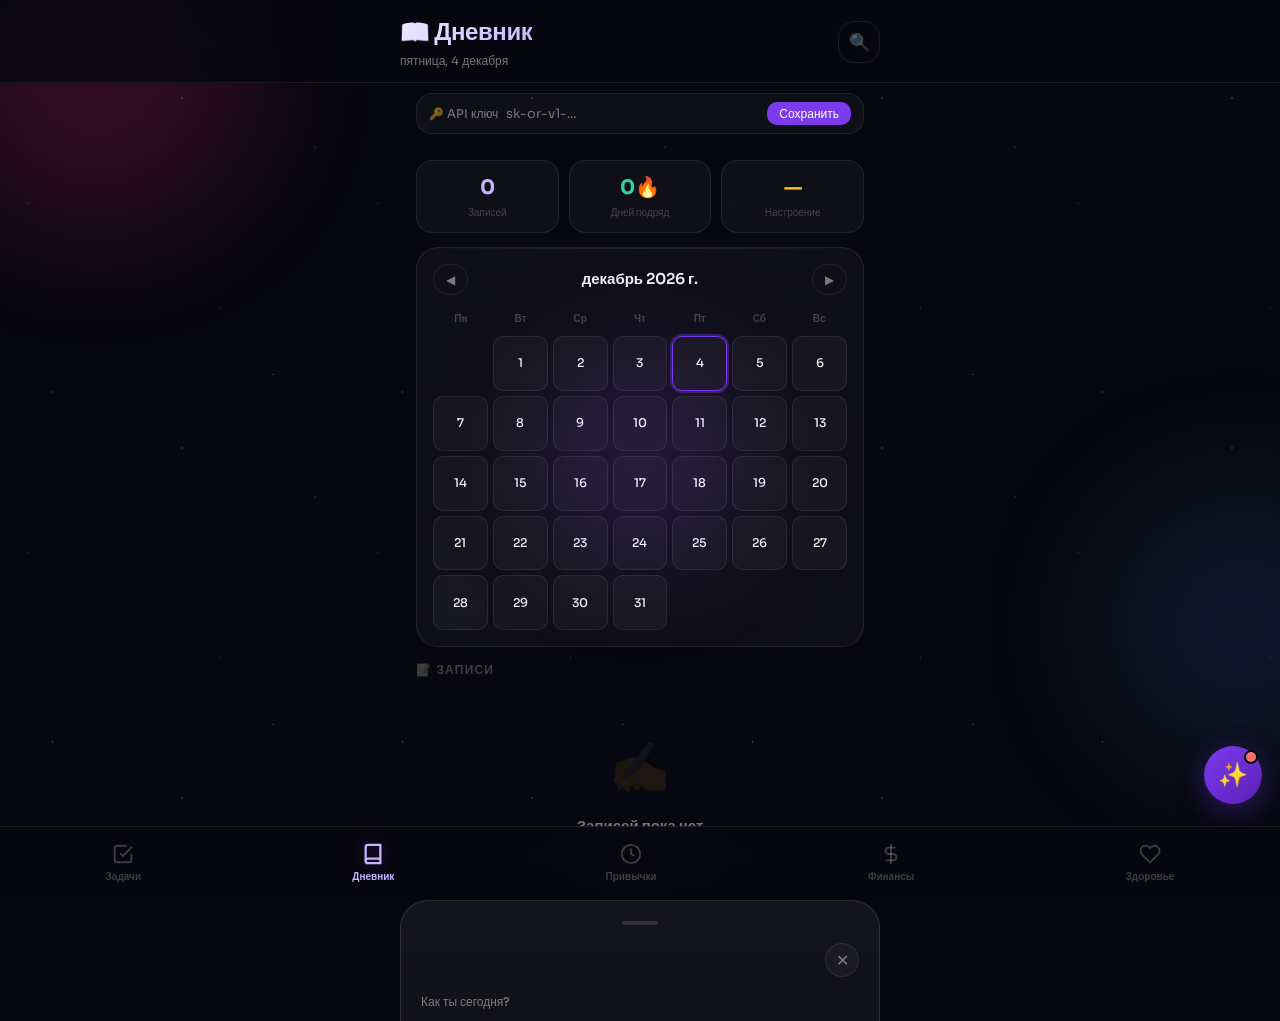
<file: journal (7).html>
<!DOCTYPE html>
<html lang="ru">
<head>
  <meta charset="UTF-8" />
  <meta name="viewport" content="width=device-width, initial-scale=1.0, maximum-scale=1.0, user-scalable=no, viewport-fit=cover" />
  <meta name="theme-color" content="#07070f" />
  <meta name="apple-mobile-web-app-capable" content="yes" />
  <meta name="apple-mobile-web-app-status-bar-style" content="black-translucent" />
  <title>Life Dashboard — Дневник</title>
  <link rel="preconnect" href="https://fonts.googleapis.com" />
  <link rel="preconnect" href="https://fonts.gstatic.com" crossorigin />
  <link href="https://fonts.googleapis.com/css2?family=Sora:wght@300;400;500;600;700&display=swap" rel="stylesheet" />
  <style>
    :root {
      --bg-base:        #07070f;
      --bg-surface:     rgba(255,255,255,0.035);
      --bg-surface-md:  rgba(255,255,255,0.055);
      --bg-input:       rgba(255,255,255,0.05);
      --border:         rgba(255,255,255,0.08);
      --border-md:      rgba(255,255,255,0.13);
      --text-primary:   #f0ebff;
      --text-secondary: rgba(255,255,255,0.45);
      --text-muted:     rgba(255,255,255,0.22);
      --accent:         #7c3aed;
      --accent-light:   #c4b5fd;
      --accent-glow:    rgba(124,58,237,0.35);
      --success:        #34d399;
      --success-bg:     rgba(52,211,153,0.12);
      --success-border: rgba(52,211,153,0.25);
      --danger:         #f87171;
      --danger-bg:      rgba(248,113,113,0.12);
      --danger-border:  rgba(248,113,113,0.25);
      --warning:        #fbbf24;
      --warning-bg:     rgba(245,158,11,0.12);
      --warning-border: rgba(245,158,11,0.25);
      --info:           #38bdf8;
      --info-bg:        rgba(56,189,248,0.12);
      --orb-j1:         #831843;
      --orb-j2:         #1e3a5f;
      --radius-sm:  10px;
      --radius-md:  16px;
      --radius-lg:  22px;
      --radius-xl:  28px;
      --blur-md:    blur(20px);
      --blur-lg:    blur(40px);
      --transition: all 0.25s cubic-bezier(0.4,0,0.2,1);
      --safe-bottom: env(safe-area-inset-bottom, 20px);
      --font: 'Sora', -apple-system, BlinkMacSystemFont, sans-serif;
    }
    *,*::before,*::after { box-sizing:border-box; margin:0; padding:0; -webkit-tap-highlight-color:transparent; }
    html { font-size:16px; scroll-behavior:smooth; }
    body {
      font-family: var(--font);
      background: var(--bg-base);
      color: var(--text-primary);
      min-height: 100vh;
      min-height: 100dvh;
      padding-bottom: calc(80px + var(--safe-bottom));
      overflow-x: hidden;
      line-height: 1.5;
      -webkit-font-smoothing: antialiased;
    }
    .orb-container { position:fixed; inset:0; pointer-events:none; z-index:0; overflow:hidden; }
    .orb { position:absolute; border-radius:50%; filter:blur(60px); opacity:.35; animation:floatOrb 18s ease-in-out infinite alternate; }
    .orb--1 { width:320px; height:320px; background:var(--orb-j1); top:-10%; left:-5%; animation-delay:-3s; }
    .orb--2 { width:280px; height:280px; background:var(--orb-j2); bottom:15%; right:-8%; animation-delay:-8s; }
    .orb--3 { width:200px; height:200px; background:var(--accent); top:40%; left:50%; transform:translateX(-50%); opacity:.2; animation:pulseOrb 12s ease-in-out infinite; }
    @keyframes floatOrb { 0%{transform:translate(0,0) scale(1)} 100%{transform:translate(25px,-35px) scale(1.08)} }
    @keyframes pulseOrb  { 0%,100%{opacity:.2;transform:translateX(-50%) scale(1)} 50%{opacity:.35;transform:translateX(-50%) scale(1.12)} }
    .stars {
      position:absolute; inset:0;
      background-image:
        radial-gradient(1px 1px at 15% 12%, rgba(255,255,255,.4) 0%, transparent 100%),
        radial-gradient(1px 1px at 78% 7%,  rgba(255,255,255,.3) 0%, transparent 100%),
        radial-gradient(1.5px 1.5px at 52% 28%, rgba(255,255,255,.25) 0%, transparent 100%),
        radial-gradient(1px 1px at 8%  58%, rgba(255,255,255,.2)  0%, transparent 100%),
        radial-gradient(1px 1px at 90% 42%, rgba(255,255,255,.28) 0%, transparent 100%),
        radial-gradient(1px 1px at 63% 88%, rgba(255,255,255,.22) 0%, transparent 100%);
      background-size:350px 350px;
      animation:twinkle 22s linear infinite;
    }
    @keyframes twinkle { 0%{opacity:.6} 50%{opacity:1} 100%{opacity:.6} }
    .page-header {
      position:sticky; top:0; z-index:50;
      background:rgba(7,7,15,.9);
      backdrop-filter:var(--blur-md); -webkit-backdrop-filter:var(--blur-md);
      border-bottom:1px solid var(--border);
      padding:14px 20px 12px;
    }
    .page-header__inner { max-width:480px; margin:0 auto; display:flex; align-items:center; justify-content:space-between; }
    .page-title {
      font-size:24px; font-weight:700; letter-spacing:-.4px;
      background:linear-gradient(135deg,var(--text-primary),var(--accent-light));
      -webkit-background-clip:text; -webkit-text-fill-color:transparent;
    }
    .page-subtitle { color:var(--text-secondary); font-size:12px; margin-top:2px; }
    .header-actions { display:flex; gap:8px; }
    .main { position:relative; z-index:1; max-width:480px; margin:0 auto; padding:16px; }
    .glass-card {
      background:var(--bg-surface);
      backdrop-filter:var(--blur-md); -webkit-backdrop-filter:var(--blur-md);
      border:1px solid var(--border);
      border-radius:var(--radius-lg);
      padding:18px; margin-bottom:14px;
      transition:var(--transition);
      position:relative; overflow:hidden;
    }
    .glass-card::before {
      content:""; position:absolute; top:0; left:0; right:0; height:1px;
      background:linear-gradient(90deg,transparent,rgba(255,255,255,.09),transparent);
      pointer-events:none;
    }
    .glass-card:hover { border-color:var(--border-md); }
    .glass-card--success { background:var(--success-bg); border-color:var(--success-border); }
    .glass-card--danger  { background:var(--danger-bg);  border-color:var(--danger-border); }
    .section-title {
      font-size:12px; font-weight:600; color:var(--text-muted);
      text-transform:uppercase; letter-spacing:.1em;
      margin-bottom:12px; display:flex; align-items:center; gap:8px;
    }
    .section-title span { color:var(--accent-light); }
    .btn {
      display:inline-flex; align-items:center; justify-content:center; gap:6px;
      border:1px solid var(--border); border-radius:var(--radius-md);
      cursor:pointer; font-family:var(--font); font-weight:500;
      transition:var(--transition); background:var(--bg-surface-md);
      color:var(--text-primary); padding:10px 16px; font-size:14px;
    }
    .btn:active { transform:scale(.97); }
    .btn:hover  { border-color:var(--border-md); }
    .btn--primary { background:linear-gradient(135deg,var(--accent),#6d28d9); border-color:var(--accent); color:#fff; box-shadow:0 4px 20px var(--accent-glow); }
    .btn--primary:hover { box-shadow:0 6px 28px var(--accent-glow); }
    .btn--ghost  { background:transparent; border-color:var(--border); color:var(--text-secondary); }
    .btn--ghost:hover { background:var(--bg-surface); color:var(--text-primary); }
    .btn--danger { background:var(--danger-bg); border-color:var(--danger-border); color:var(--danger); }
    .btn--icon   { width:36px; height:36px; padding:0; border-radius:var(--radius-sm); font-size:16px; }
    .btn--icon-lg{ width:42px; height:42px; padding:0; border-radius:var(--radius-md); font-size:18px; }
    .btn--full   { width:100%; }
    .btn--sm     { padding:7px 12px; font-size:12px; }
    .input,.textarea,.select {
      width:100%; padding:12px 14px;
      background:var(--bg-input); border:1px solid var(--border);
      border-radius:var(--radius-md); color:var(--text-primary);
      font-size:15px; font-family:var(--font); transition:var(--transition);
    }
    .input:focus,.textarea:focus,.select:focus {
      outline:none; border-color:var(--accent); box-shadow:0 0 0 3px var(--accent-glow);
    }
    .input::placeholder,.textarea::placeholder { color:var(--text-muted); }
    .textarea { resize:none; min-height:100px; line-height:1.55; }
    .select {
      appearance:none;
      background-image:url("data:image/svg+xml,%3Csvg xmlns='http://www.w3.org/2000/svg' width='14' height='14' viewBox='0 0 24 24' fill='none' stroke='%239ca3af' stroke-width='2'%3E%3Cpolyline points='6 9 12 15 18 9'/%3E%3C/svg%3E");
      background-repeat:no-repeat; background-position:right 12px center; cursor:pointer;
    }
    .select option { background:var(--bg-base); color:var(--text-primary); }
    .form-group { margin-bottom:14px; }
    .form-label { display:block; font-size:12px; color:var(--text-secondary); margin-bottom:6px; font-weight:500; }
    .badge { display:inline-flex; align-items:center; gap:4px; font-size:11px; font-weight:600; padding:3px 8px; border-radius:20px; white-space:nowrap; }
    .badge--accent  { background:rgba(124,58,237,.2); border:1px solid rgba(124,58,237,.3); color:var(--accent-light); }
    .badge--success { background:var(--success-bg); border:1px solid var(--success-border); color:var(--success); }
    .badge--warning { background:var(--warning-bg); border:1px solid var(--warning-border); color:var(--warning); }
    .badge--danger  { background:var(--danger-bg);  border:1px solid var(--danger-border);  color:var(--danger); }
    .badge--muted   { background:var(--bg-surface);  border:1px solid var(--border); color:var(--text-muted); }
    .bottom-nav {
      position:fixed; bottom:0; left:0; right:0;
      background:rgba(7,7,15,.9); backdrop-filter:var(--blur-md); -webkit-backdrop-filter:var(--blur-md);
      border-top:1px solid var(--border);
      display:flex; justify-content:space-around; align-items:center;
      padding:10px 0 calc(10px + var(--safe-bottom)); z-index:100;
    }
    .nav-btn { display:flex; flex-direction:column; align-items:center; gap:4px; text-decoration:none; color:var(--text-muted); padding:6px 12px; border-radius:var(--radius-md); transition:var(--transition); font-size:10px; font-weight:600; background:transparent; border:none; cursor:pointer; }
    .nav-btn svg { width:22px; height:22px; stroke:currentColor; stroke-width:2; fill:none; }
    .nav-btn.active { color:var(--accent-light); }
    .nav-btn.active svg { stroke-width:2.5; filter:drop-shadow(0 0 8px var(--accent-glow)); }
    .toast {
      position:fixed; top:80px; left:50%;
      transform:translateX(-50%) translateY(-20px);
      background:rgba(124,58,237,.22); border:1px solid rgba(124,58,237,.4);
      backdrop-filter:blur(16px); -webkit-backdrop-filter:blur(16px);
      color:var(--accent-light); padding:10px 20px;
      border-radius:24px; font-size:13px; font-weight:500;
      z-index:500; opacity:0; transition:all .3s cubic-bezier(.2,.8,.2,1);
      white-space:nowrap; pointer-events:none;
    }
    .toast.show { opacity:1; transform:translateX(-50%) translateY(0); }
    .toast--success { background:var(--success-bg); border-color:var(--success-border); color:var(--success); }
    .toast--danger  { background:var(--danger-bg);  border-color:var(--danger-border);  color:var(--danger); }
    .toast--info    { background:var(--info-bg); border-color:rgba(56,189,248,.3); color:var(--info); }
    /* === CALENDAR === */
    .cal-nav-row { display:flex; justify-content:space-between; align-items:center; margin-bottom:14px; }
    .cal-month-label { font-size:15px; font-weight:600; }
    .cal-weekdays { display:grid; grid-template-columns:repeat(7,1fr); gap:4px; margin-bottom:8px; }
    .cal-weekdays span { text-align:center; font-size:10px; color:var(--text-muted); font-weight:600; padding:2px 0; }
    .cal-grid { display:grid; grid-template-columns:repeat(7,1fr); gap:5px; }
    .cal-cell {
      aspect-ratio:1; background:var(--bg-surface); border:1px solid var(--border);
      border-radius:var(--radius-sm); display:flex; flex-direction:column;
      align-items:center; justify-content:center;
      cursor:pointer; position:relative; transition:var(--transition);
      overflow:hidden; user-select:none;
    }
    .cal-cell:hover { border-color:var(--accent); background:rgba(124,58,237,.1); transform:scale(1.04); }
    .cal-cell:active { transform:scale(.96); }
    .cal-cell.today { border-color:var(--accent); box-shadow:0 0 0 2px var(--accent-glow); }
    .cal-cell.empty { background:transparent; border:none; cursor:default; pointer-events:none; }
    .cal-cell.has-note .cal-cell__num { color:var(--accent-light); font-weight:700; }
    .cal-cell__num  { font-size:12px; font-weight:500; z-index:2; line-height:1; }
    .cal-cell__bg   { position:absolute; inset:0; z-index:1; }
    .cal-cell__bg img { width:100%; height:100%; object-fit:cover; opacity:.5; }
    .cal-cell__icon { font-size:10px; z-index:2; line-height:1; margin-top:1px; }
    .cal-cell__mood { position:absolute; bottom:1px; right:2px; font-size:9px; z-index:3; }
    .cal-cell__dot  { position:absolute; top:4px; left:50%; transform:translateX(-50%); width:4px; height:4px; border-radius:50%; background:var(--accent-light); z-index:3; }
    .mood-strip { display:flex; gap:6px; margin-top:12px; padding-top:12px; border-top:1px solid var(--border); flex-wrap:wrap; }
    .mood-chip  { font-size:11px; display:flex; align-items:center; gap:4px; padding:4px 8px; background:var(--bg-surface); border:1px solid var(--border); border-radius:20px; }
    /* === SEARCH === */
    .search-wrap { position:relative; margin-bottom:14px; }
    .search-wrap .input { padding-left:38px; }
    .search-icon  { position:absolute; left:13px; top:50%; transform:translateY(-50%); font-size:14px; color:var(--text-muted); pointer-events:none; }
    .search-clear { position:absolute; right:12px; top:50%; transform:translateY(-50%); background:none; border:none; color:var(--text-muted); cursor:pointer; font-size:14px; display:none; }
    .search-clear.visible { display:block; }
    /* === NOTE CARDS === */
    .notes-list { display:flex; flex-direction:column; gap:12px; }
    .note-card {
      background:var(--bg-surface); border:1px solid var(--border);
      border-radius:var(--radius-lg); padding:16px;
      animation:fadeIn .22s ease; transition:var(--transition);
    }
    .note-card:hover { border-color:var(--border-md); transform:translateY(-1px); }
    .note-card__header { display:flex; justify-content:space-between; align-items:center; margin-bottom:10px; gap:8px; }
    .note-card__date   { font-size:13px; font-weight:600; color:var(--accent-light); flex:1; }
    .note-card__mood   { font-size:1.35rem; flex-shrink:0; }
    .note-card__text   { font-size:13px; color:var(--text-secondary); white-space:pre-wrap; line-height:1.65; margin-bottom:8px; display:-webkit-box; -webkit-line-clamp:4; -webkit-box-orient:vertical; overflow:hidden; }
    .note-card__text.expanded { -webkit-line-clamp:unset; }
    .note-card__expand { font-size:11px; color:var(--accent-light); background:none; border:none; cursor:pointer; font-family:var(--font); padding:0; margin-bottom:8px; }
    .note-card__media  { display:grid; grid-template-columns:repeat(auto-fill,minmax(68px,1fr)); gap:6px; margin-top:8px; }
    .note-media-item   { aspect-ratio:1; border-radius:var(--radius-sm); overflow:hidden; background:var(--bg-surface-md); }
    .note-media-item img,.note-media-item video { width:100%; height:100%; object-fit:cover; display:block; }
    .note-media-item audio { width:100%; height:36px; }
    .note-card__footer { display:flex; justify-content:space-between; align-items:center; margin-top:10px; border-top:1px solid var(--border); padding-top:8px; }
    .note-del-btn  { background:none; border:none; color:var(--text-muted); font-size:11px; cursor:pointer; padding:4px 6px; border-radius:var(--radius-sm); transition:var(--transition); font-family:var(--font); display:flex; align-items:center; gap:4px; }
    .note-del-btn:hover  { background:var(--danger-bg); color:var(--danger); }
    .note-edit-btn { background:none; border:none; color:var(--text-muted); font-size:11px; cursor:pointer; padding:4px 6px; border-radius:var(--radius-sm); transition:var(--transition); font-family:var(--font); display:flex; align-items:center; gap:4px; }
    .note-edit-btn:hover { background:rgba(124,58,237,.15); color:var(--accent-light); }
    /* === EMPTY === */
    .empty-state { text-align:center; padding:40px 20px; color:var(--text-muted); }
    .empty-state__icon  { font-size:48px; opacity:.4; display:block; margin-bottom:12px; }
    .empty-state__title { font-size:15px; font-weight:600; color:var(--text-secondary); margin-bottom:6px; }
    .empty-state__text  { font-size:13px; line-height:1.6; }
    /* === STATS ROW === */
    .stats-row { display:grid; grid-template-columns:repeat(3,1fr); gap:10px; margin-bottom:14px; }
    .stat-pill  { background:var(--bg-surface); border:1px solid var(--border); border-radius:var(--radius-md); padding:12px 8px; text-align:center; }
    .stat-pill__val   { font-size:20px; font-weight:700; }
    .stat-pill__label { font-size:10px; color:var(--text-muted); margin-top:2px; }
    .stat-pill__val--accent  { color:var(--accent-light); }
    .stat-pill__val--success { color:var(--success); }
    .stat-pill__val--warning { color:var(--warning); }
  /* === EDITOR PANEL === */
    .editor-overlay {
      position:fixed; inset:0; background:rgba(0,0,0,.65);
      backdrop-filter:blur(6px); -webkit-backdrop-filter:blur(6px);
      z-index:140; opacity:0; pointer-events:none; transition:opacity .3s;
    }
    .editor-overlay.active { opacity:1; pointer-events:auto; }
    .editor-panel {
      position:fixed; bottom:0; left:0; right:0;
      background:linear-gradient(180deg,var(--bg-surface-md) 0%,var(--bg-base) 100%);
      border:1px solid var(--border-md);
      border-radius:var(--radius-xl) var(--radius-xl) 0 0;
      padding:20px 20px 32px;
      transform:translateY(100%);
      transition:transform .35s cubic-bezier(.2,.8,.2,1);
      z-index:150; max-height:92vh; overflow-y:auto;
    }
    .editor-panel.open { transform:translateY(0); }
    .editor-content { max-width:480px; margin:0 auto; }
    .editor-handle  { width:36px; height:4px; background:var(--border-md); border-radius:4px; margin:0 auto 18px; }
    .editor-header  { display:flex; justify-content:space-between; align-items:center; margin-bottom:16px; }
    .editor-date-lbl { font-size:17px; font-weight:700; }
    .editor-close-btn {
      background:var(--bg-surface); border:1px solid var(--border); color:var(--text-secondary);
      width:34px; height:34px; border-radius:50%; cursor:pointer; font-size:16px;
      display:flex; align-items:center; justify-content:center; transition:var(--transition);
    }
    .editor-close-btn:hover { background:var(--danger-bg); border-color:var(--danger-border); color:var(--danger); }
    .mood-selector  { display:flex; justify-content:space-around; margin-bottom:14px; }
    .mood-btn {
      font-size:1.9rem; background:transparent; border:2px solid transparent;
      width:50px; height:50px; border-radius:50%; cursor:pointer;
      transition:var(--transition); display:flex; align-items:center; justify-content:center;
    }
    .mood-btn:hover { background:var(--bg-surface-md); transform:scale(1.1); }
    .mood-btn.selected { border-color:var(--accent); background:rgba(124,58,237,.15); transform:scale(1.15); }
    .tags-row  { display:flex; gap:6px; flex-wrap:wrap; margin-bottom:12px; }
    .tag-chip  { padding:5px 10px; background:var(--bg-input); border:1px solid var(--border); border-radius:20px; font-size:12px; cursor:pointer; transition:var(--transition); font-family:var(--font); color:var(--text-secondary); }
    .tag-chip:hover,.tag-chip.active { background:rgba(124,58,237,.18); border-color:rgba(124,58,237,.4); color:var(--accent-light); }
    .media-toolbar { display:flex; gap:8px; margin-bottom:10px; }
    .media-btn {
      flex:1; padding:9px 4px; background:var(--bg-input); border:1px solid var(--border);
      color:var(--text-secondary); border-radius:var(--radius-sm);
      font-size:12px; cursor:pointer; display:flex; align-items:center; justify-content:center; gap:4px;
      transition:var(--transition); font-family:var(--font);
    }
    .media-btn:hover { border-color:var(--accent); color:var(--accent-light); }
    .media-btn.recording { background:var(--danger-bg); border-color:var(--danger-border); color:var(--danger); animation:pulseBtn 1.5s infinite; }
    @keyframes pulseBtn { 0%,100%{transform:scale(1)} 50%{transform:scale(1.03)} }
    .media-preview { display:flex; gap:8px; flex-wrap:wrap; margin-bottom:10px; }
    .preview-item  { width:58px; height:58px; border-radius:var(--radius-sm); overflow:hidden; background:var(--bg-input); position:relative; border:1px solid var(--border); }
    .preview-item img,.preview-item video { width:100%; height:100%; object-fit:cover; display:block; }
    .preview-item audio { width:100%; height:100%; }
    .remove-preview {
      position:absolute; top:2px; right:2px; width:16px; height:16px;
      background:rgba(0,0,0,.85); color:#fff; border:none; border-radius:50%;
      cursor:pointer; font-size:8px; display:flex; align-items:center; justify-content:center; z-index:2;
    }
    /* === AI FAB === */
    #ai-fab {
      position:fixed; bottom:calc(80px + var(--safe-bottom) + 16px); right:18px;
      width:58px; height:58px; border-radius:50%;
      background:linear-gradient(135deg,#7c3aed,#5b21b6);
      border:none; cursor:pointer; z-index:90;
      display:flex; align-items:center; justify-content:center;
      box-shadow:0 6px 28px var(--accent-glow); transition:var(--transition);
      font-size:24px; color:#fff;
    }
    #ai-fab:hover  { transform:scale(1.1) rotate(5deg); box-shadow:0 8px 36px var(--accent-glow); }
    #ai-fab:active { transform:scale(.93); }
    .ai-fab-dot {
      position:absolute; top:4px; right:4px;
      width:14px; height:14px; border-radius:50%;
      background:var(--danger); border:2.5px solid var(--bg-base); display:none;
    }
    .ai-fab-dot.on { display:block; animation:pulseDot 2s infinite; }
    @keyframes pulseDot { 0%,100%{transform:scale(1);opacity:1} 50%{transform:scale(1.3);opacity:.7} }
    /* === AI PANEL === */
    #ai-panel {
      position:fixed; inset:0; z-index:500;
      background:var(--bg-base);
      transform:translateX(105%);
      transition:transform .38s cubic-bezier(.2,.8,.2,1);
      display:flex; flex-direction:column; overflow:hidden;
    }
    #ai-panel.open { transform:translateX(0); }
    .ai-orb { position:fixed; border-radius:50%; filter:blur(80px); pointer-events:none; z-index:0; }
    .ai-orb-1 { width:300px; height:300px; background:var(--orb-j1); opacity:.12; top:-80px; left:-60px; }
    .ai-orb-2 { width:260px; height:260px; background:#5b21b6; opacity:.1; bottom:100px; right:-50px; }
    .ai-header {
      background:rgba(7,7,15,.92); backdrop-filter:blur(24px); -webkit-backdrop-filter:blur(24px);
      border-bottom:1px solid var(--border);
      padding:13px 16px; display:flex; align-items:center; gap:12px;
      flex-shrink:0; position:relative; z-index:2;
    }
    .ai-back-btn {
      width:36px; height:36px; border-radius:var(--radius-sm);
      background:var(--bg-surface); border:1px solid var(--border);
      color:var(--text-primary); font-size:17px; cursor:pointer;
      display:flex; align-items:center; justify-content:center; flex-shrink:0; transition:var(--transition);
    }
    .ai-back-btn:hover { border-color:var(--border-md); }
    .ai-avatar {
      width:42px; height:42px; border-radius:50%;
      background:linear-gradient(135deg,var(--accent),#5b21b6);
      display:flex; align-items:center; justify-content:center;
      font-size:20px; flex-shrink:0; box-shadow:0 0 18px var(--accent-glow);
    }
    .ai-header-info { flex:1; min-width:0; }
    .ai-name   { font-size:15px; font-weight:700; }
    .ai-status { font-size:11px; color:var(--success); margin-top:1px; transition:color .2s; }
    .ai-status.typing { color:var(--accent-light); }
    .ai-header-actions { display:flex; gap:6px; }
    .ai-icon-btn {
      width:32px; height:32px; border-radius:var(--radius-sm);
      background:var(--bg-surface); border:1px solid var(--border);
      color:var(--text-muted); font-size:14px; cursor:pointer;
      display:flex; align-items:center; justify-content:center; transition:var(--transition);
    }
    .ai-icon-btn.danger:hover { border-color:var(--danger-border); color:var(--danger); background:var(--danger-bg); }
    .ai-messages {
      flex:1; overflow-y:auto; padding:14px 16px;
      display:flex; flex-direction:column; gap:12px;
      scroll-behavior:smooth; position:relative; z-index:1;
    }
    .ai-messages::-webkit-scrollbar { width:3px; }
    .ai-messages::-webkit-scrollbar-thumb { background:var(--border-md); border-radius:3px; }
    .msg { display:flex; gap:8px; max-width:90%; animation:fadeIn .2s ease; }
    .msg.user { align-self:flex-end; flex-direction:row-reverse; }
    .msg.ai   { align-self:flex-start; }
    .msg__av  {
      width:28px; height:28px; border-radius:50%; flex-shrink:0;
      display:flex; align-items:center; justify-content:center; font-size:12px; margin-top:auto;
    }
    .msg.ai   .msg__av { background:linear-gradient(135deg,var(--accent),#5b21b6); box-shadow:0 0 8px var(--accent-glow); }
    .msg.user .msg__av { background:var(--bg-surface-md); border:1px solid var(--border); }
    .msg__bubble { padding:10px 13px; border-radius:var(--radius-md); font-size:14px; line-height:1.6; word-break:break-word; }
    .msg.ai   .msg__bubble { background:var(--bg-surface); border:1px solid var(--border); border-bottom-left-radius:4px; }
    .msg.user .msg__bubble { background:linear-gradient(135deg,var(--accent),#6d28d9); color:#fff; border-bottom-right-radius:4px; }
    .msg__time { font-size:10px; color:var(--text-muted); margin-top:4px; padding:0 2px; }
    .msg.user .msg__time { text-align:right; }
    .typing-wrap   { align-self:flex-start; display:flex; gap:8px; animation:fadeIn .2s ease; }
    .typing-bubble { padding:11px 14px; background:var(--bg-surface); border:1px solid var(--border); border-radius:var(--radius-md); border-bottom-left-radius:4px; display:flex; gap:5px; align-items:center; }
    .typing-dot    { width:7px; height:7px; border-radius:50%; background:var(--accent-light); opacity:.4; animation:typingBounce 1.4s infinite; }
    .typing-dot:nth-child(2) { animation-delay:.2s; }
    .typing-dot:nth-child(3) { animation-delay:.4s; }
    @keyframes typingBounce { 0%,60%,100%{transform:translateY(0);opacity:.4} 30%{transform:translateY(-8px);opacity:1} }
    .date-sep { display:flex; align-items:center; gap:10px; font-size:11px; color:var(--text-muted); margin:4px 0; }
    .date-sep::before,.date-sep::after { content:""; flex:1; height:1px; background:var(--border); }
    .ai-quick-chips { display:flex; flex-wrap:wrap; gap:8px; padding:10px 16px 4px; }
    .ai-chip {
      padding:7px 13px; background:var(--bg-surface); border:1px solid var(--border);
      border-radius:20px; font-size:12px; font-weight:500; cursor:pointer;
      color:var(--text-secondary); transition:var(--transition); font-family:var(--font);
    }
    .ai-chip:hover { border-color:var(--accent); color:var(--accent-light); background:rgba(124,58,237,.1); }
    .ai-welcome { text-align:center; padding:32px 20px 20px; }
    .ai-welcome__avatar { width:72px; height:72px; border-radius:50%; background:linear-gradient(135deg,var(--accent),#5b21b6); display:flex; align-items:center; justify-content:center; font-size:32px; margin:0 auto 14px; box-shadow:0 0 28px var(--accent-glow); }
    .ai-welcome__name { font-size:20px; font-weight:700; margin-bottom:8px; }
    .ai-welcome__desc { font-size:13px; color:var(--text-secondary); line-height:1.65; max-width:300px; margin:0 auto 18px; }
    .ai-welcome__features { display:flex; flex-direction:column; gap:8px; text-align:left; }
    .ai-feature { display:flex; align-items:center; gap:10px; background:var(--bg-surface); border:1px solid var(--border); border-radius:var(--radius-md); padding:10px 12px; font-size:12px; color:var(--text-secondary); }
    .ai-feature__icon { font-size:16px; flex-shrink:0; }
    .ai-input-area {
      padding:10px 16px calc(12px + var(--safe-bottom));
      border-top:1px solid var(--border);
      background:rgba(7,7,15,.92); backdrop-filter:blur(20px);
      flex-shrink:0; position:relative; z-index:2;
    }
    .ai-ctx-hint { min-height:20px; margin-bottom:6px; font-size:11px; color:var(--text-muted); }
    .ai-ctx-chip { display:inline-flex; align-items:center; gap:5px; background:var(--bg-surface); border:1px solid var(--border); border-radius:20px; padding:3px 10px; }
    .ai-input-row { display:flex; gap:10px; align-items:flex-end; }
    .ai-textarea {
      flex:1; background:var(--bg-input); border:1px solid var(--border);
      border-radius:var(--radius-md); color:var(--text-primary);
      font-size:15px; font-family:var(--font); padding:11px 13px;
      resize:none; min-height:44px; max-height:120px;
      outline:none; transition:var(--transition); line-height:1.45;
    }
    .ai-textarea:focus { border-color:var(--accent); box-shadow:0 0 0 3px var(--accent-glow); }
    .ai-textarea::placeholder { color:var(--text-muted); }
    .ai-send-btn {
      width:44px; height:44px; border-radius:var(--radius-md);
      background:linear-gradient(135deg,var(--accent),#6d28d9);
      border:none; cursor:pointer; display:flex; align-items:center; justify-content:center;
      font-size:19px; color:#fff; box-shadow:0 4px 16px var(--accent-glow);
      transition:var(--transition); flex-shrink:0;
    }
    .ai-send-btn:hover  { box-shadow:0 6px 24px var(--accent-glow); }
    .ai-send-btn:active { transform:scale(.94); }
    .ai-send-btn:disabled { opacity:.4; cursor:not-allowed; transform:none; }
    @keyframes fadeIn { from{opacity:0;transform:translateY(6px)} to{opacity:1;transform:translateY(0)} }
    @media(min-width:481px) {
      .editor-panel { max-width:480px; left:50%; transform:translateX(-50%) translateY(100%); border-radius:var(--radius-xl); }
      .editor-panel.open { transform:translateX(-50%) translateY(0); }
    }
  </style>
</head>
<body>

<div class="orb-container">
  <div class="orb orb--1"></div>
  <div class="orb orb--2"></div>
  <div class="orb orb--3"></div>
  <div class="stars"></div>
</div>

<div class="toast" id="toast"></div>

<header class="page-header">
  <div class="page-header__inner">
    <div>
      <div class="page-title">📖 Дневник</div>
      <div class="page-subtitle" id="headerDate"></div>
    </div>
    <div class="header-actions">
      <button class="btn btn--icon btn--icon-lg btn--ghost" id="searchToggleBtn" title="Поиск" style="font-size:17px;">🔍</button>
    </div>
  </div>
</header>

<!-- Блок для ввода API ключа -->
<div style="max-width:480px;margin:10px auto;padding:0 16px;">
  <div style="display:flex;gap:8px;background:var(--bg-surface);border:1px solid var(--border);border-radius:var(--radius-md);padding:8px 12px;align-items:center;">
    <span style="font-size:12px;color:var(--text-secondary);white-space:nowrap;">🔑 API ключ</span>
    <input id="apiKeyInput" type="password" placeholder="sk-or-v1-..." style="flex:1;background:transparent;border:none;color:var(--text-primary);font-family:var(--font);font-size:13px;outline:none;" />
    <button id="apiKeySaveBtn" style="background:var(--accent);border:none;color:#fff;padding:4px 12px;border-radius:var(--radius-sm);font-size:12px;cursor:pointer;font-family:var(--font);">Сохранить</button>
  </div>
</div>

<main class="main">

  <div class="search-wrap" id="searchWrap" style="display:none;">
    <span class="search-icon">🔍</span>
    <input class="input" type="search" id="searchInput" placeholder="Поиск по записям…" autocomplete="off">
    <button class="search-clear" id="searchClear">✕</button>
  </div>

  <div class="stats-row">
    <div class="stat-pill">
      <div class="stat-pill__val stat-pill__val--accent" id="statTotal">0</div>
      <div class="stat-pill__label">Записей</div>
    </div>
    <div class="stat-pill">
      <div class="stat-pill__val stat-pill__val--success" id="statStreak">0🔥</div>
      <div class="stat-pill__label">Дней подряд</div>
    </div>
    <div class="stat-pill">
      <div class="stat-pill__val stat-pill__val--warning" id="statMood">—</div>
      <div class="stat-pill__label">Настроение</div>
    </div>
  </div>

  <div class="glass-card" style="padding:16px;">
    <div class="cal-nav-row">
      <button class="btn btn--ghost btn--sm" id="calPrev">◀</button>
      <span class="cal-month-label" id="calMonth"></span>
      <button class="btn btn--ghost btn--sm" id="calNext">▶</button>
    </div>
    <div class="cal-weekdays">
      <span>Пн</span><span>Вт</span><span>Ср</span><span>Чт</span><span>Пт</span><span>Сб</span><span>Вс</span>
    </div>
    <div class="cal-grid" id="calGrid"></div>
    <div class="mood-strip" id="moodStrip"></div>
  </div>

  <div class="section-title" style="margin-top:4px;">📝 Записи <span id="notesCount"></span></div>
  <div class="notes-list" id="notesList"></div>
  <div class="empty-state" id="notesEmpty" style="display:none;">
    <span class="empty-state__icon">✍️</span>
    <div class="empty-state__title">Записей пока нет</div>
    <p class="empty-state__text">Нажмите на любую дату в календаре,<br>чтобы добавить запись</p>
  </div>

</main>

<button id="ai-fab" title="Алиса — твой наставник">
  ✨
  <span class="ai-fab-dot" id="aiFabDot"></span>
</button>
<div id="ai-panel">
  <div class="ai-orb ai-orb-1"></div>
  <div class="ai-orb ai-orb-2"></div>
  <div class="ai-header">
    <button class="ai-back-btn" id="aiBackBtn" onclick="window.closeAIChat()">←</button>
    <div class="ai-avatar">✨</div>
    <div class="ai-header-info">
      <div class="ai-name">Алиса</div>
      <div class="ai-status" id="aiStatus">● онлайн</div>
    </div>
    <div class="ai-header-actions">
      <button class="ai-icon-btn danger" id="aiClearBtn" title="Очистить историю" onclick="window.clearAIHistory()">🗑</button>
    </div>
  </div>
  <div class="ai-messages" id="aiMessages"></div>
  <div class="ai-quick-chips" id="aiQuickChips" style="display:none;">
    <button class="ai-chip" onclick="window.sendQuick('Как я себя чувствую последнее время?')">Моё состояние</button>
    <button class="ai-chip" onclick="window.sendQuick('Проанализируй мои привычки и задачи')">Привычки и задачи</button>
    <button class="ai-chip" onclick="window.sendQuick('Что ты замечаешь в моём дневнике за последние недели?')">Анализ дневника</button>
    <button class="ai-chip" onclick="window.sendQuick('Дай мне совет на сегодня')">Совет на день</button>
  </div>
  <div class="ai-input-area">
    <div style="min-height:18px;margin-bottom:6px;" id="aiCtxHint"></div>
    <div class="ai-input-row">
      <textarea class="ai-textarea" id="aiTextarea" placeholder="Напиши Алисе…" rows="1"></textarea>
      <button class="ai-send-btn" id="aiSendBtn" onclick="window.sendAIMessage()">➤</button>
    </div>
  </div>
</div>


<div class="editor-overlay" id="editorOverlay"></div>
<div class="editor-panel" id="editorPanel">
  <div class="editor-content">
    <div class="editor-handle"></div>
    <div class="editor-header">
      <span class="editor-date-lbl" id="editorDate"></span>
      <button class="editor-close-btn" id="editorCloseBtn" onclick="window.closeEditor()">✕</button>
    </div>
    <div class="form-label" style="margin-bottom:8px;">Как ты сегодня?</div>
    <div class="mood-selector">
      <button class="mood-btn" data-mood="🤩">🤩</button>
      <button class="mood-btn" data-mood="😊">😊</button>
      <button class="mood-btn" data-mood="😐">😐</button>
      <button class="mood-btn" data-mood="😢">😢</button>
      <button class="mood-btn" data-mood="😡">😡</button>
    </div>
    <div class="form-label" style="margin-bottom:6px;">Теги</div>
    <div class="tags-row" id="tagsRow">
      <button class="tag-chip" data-tag="работа">💼 работа</button>
      <button class="tag-chip" data-tag="здоровье">💊 здоровье</button>
      <button class="tag-chip" data-tag="семья">👨‍👩‍👧 семья</button>
      <button class="tag-chip" data-tag="отношения">❤️ отношения</button>
      <button class="tag-chip" data-tag="спорт">🏃 спорт</button>
      <button class="tag-chip" data-tag="планы">📌 планы</button>
    </div>
    <div class="media-toolbar">
      <button class="media-btn" id="btnPhoto">📷 Фото</button>
      <button class="media-btn" id="btnVideo">🎥 Видео</button>
      <button class="media-btn" id="btnAudio">🎤 Голос</button>
    </div>
    <div class="media-preview" id="mediaPreview"></div>
    <div class="form-group">
      <textarea id="noteText" class="textarea" placeholder="Запишите, как прошёл этот день… Что чувствуете, что произошло, о чём думаете." style="min-height:120px;"></textarea>
    </div>
    <button id="saveNoteBtn" class="btn btn--primary btn--full" onclick="window.saveNote()">💾 Сохранить запись</button>
  </div>
</div>

<nav class="bottom-nav">
  <a href="tasks.html" class="nav-btn">
    <svg viewBox="0 0 24 24"><path d="M9 11l3 3L22 4"/><path d="M21 12v7a2 2 0 0 1-2 2H5a2 2 0 0 1-2-2V5a2 2 0 0 1 2-2h11"/></svg>
    <span>Задачи</span>
  </a>
  <a href="journal.html" class="nav-btn active">
    <svg viewBox="0 0 24 24"><path d="M4 19.5A2.5 2.5 0 0 1 6.5 17H20"/><path d="M6.5 2H20v20H6.5A2.5 2.5 0 0 1 4 19.5v-15A2.5 2.5 0 0 1 6.5 2z"/></svg>
    <span>Дневник</span>
  </a>
  <a href="habits.html" class="nav-btn">
    <svg viewBox="0 0 24 24"><circle cx="12" cy="12" r="10"/><polyline points="12 6 12 12 16 14"/></svg>
    <span>Привычки</span>
  </a>
  <a href="finance.html" class="nav-btn">
    <svg viewBox="0 0 24 24"><line x1="12" y1="1" x2="12" y2="23"/><path d="M17 5H9.5a3.5 3.5 0 0 0 0 7h5a3.5 3.5 0 0 1 0 7H6"/></svg>
    <span>Финансы</span>
  </a>
  <a href="health.html" class="nav-btn">
    <svg viewBox="0 0 24 24"><path d="M20.84 4.61a5.5 5.5 0 0 0-7.78 0L12 5.67l-1.06-1.06a5.5 5.5 0 0 0-7.78 7.78l1.06 1.06L12 21.23l7.78-7.78 1.06-1.06a5.5 5.5 0 0 0 0-7.78z"/></svg>
    <span>Здоровье</span>
  </a>
</nav>

<input type="file" id="fileInput" style="display:none;" />

<script src="storage.js"></script>
<script>
(function () {
  'use strict';

  /* ─── CONFIG ─── */
// Функция для получения ключа из localStorage или дефолтного (устаревшего)
function getApiKey() {
  return localStorage.getItem('openrouter_key') || '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';
}  const OR_URL   = 'https://openrouter.ai/api/v1/chat/completions';
  const OR_MODEL = 'nvidia/nemotron-3-nano-omni-30b-a3b-reasoning:free';
  
  /* ─── UTILS ─── */
  const $ = s => document.querySelector(s);
  const $$ = s => document.querySelectorAll(s);
  const esc = s => String(s).replace(/[&<>"']/g, c => ({'&':'&amp;','<':'&lt;','>':'&gt;','"':'&quot;',"'":'&#039;'}[c]));
  const todayISO = () => {
    const d = new Date();
    return d.getFullYear()+'-'+String(d.getMonth()+1).padStart(2,'0')+'-'+String(d.getDate()).padStart(2,'0');
  };
  const fmtLong  = ds => new Date(ds+'T00:00:00').toLocaleDateString('ru-RU',{day:'numeric',month:'long',year:'numeric'});
  const fmtShort = ds => new Date(ds+'T00:00:00').toLocaleDateString('ru-RU',{day:'numeric',month:'long'});
  const fmtTime  = ts => new Date(ts).toLocaleTimeString('ru-RU',{hour:'2-digit',minute:'2-digit'});

  let toastTimer = null;
  function showToast(msg, type) {
    const el = $('#toast');
    el.textContent = msg;
    el.className = 'toast' + (type ? ' toast--'+type : '');
    el.classList.add('show');
    clearTimeout(toastTimer);
    toastTimer = setTimeout(() => el.classList.remove('show'), 2800);
  }

  /* ─── STORAGE (IndexedDB через window.LDStorage, см. storage.js) ─── */
  const NOTES_KEY = 'ld_notes';
  const AI_KEY    = 'lifeDashboard_ai_memory';
  const defAIMem  = () => ({ conversations:[], userProfile:'', plans:'', lastProactiveDate:'', hasUnread:false });

  // In-memory кэш — читается синхронно везде в коде,
  // а на диск (IndexedDB) пишется асинхронно "в фоне".
  let aiMemCache = defAIMem();

  function loadAIMem() { return aiMemCache; }
  function saveAIMem(mem) {
    aiMemCache = mem;
    window.LDStorage.set(AI_KEY, mem).catch(err => {
      console.error('Не удалось сохранить память Алисы:', err);
      showToast('⚠️ Ошибка сохранения — освободите память устройства', 'danger');
    });
  }

  function saveNotes(data) {
    notes = data.notes;
    window.LDStorage.set(NOTES_KEY, data.notes).catch(err => {
      console.error('Не удалось сохранить дневник:', err);
      showToast('⚠️ Ошибка сохранения записи', 'danger');
    });
    return true;
  }

  /* ─── STATE ─── */
  let notes       = [];
  let viewDate    = new Date();
  let selDate     = null;
  let curMood     = '';
  let curTags     = [];
  let pendMedia   = [];
  let recorder    = null;
  let audioChunks = [];
  let isRec       = false;
  let searchQuery = '';
  let aiLoading   = false;

  /* ─── HEADER ─── */
  $('#headerDate').textContent = new Date().toLocaleDateString('ru-RU',{weekday:'long',day:'numeric',month:'long'});


  /* ═══ JOURNAL ═══ */
  function compressImg(file, cb) {
    const r = new FileReader();
    r.onload = e => {
      const img = new Image();
      img.onload = () => {
        const canvas = document.createElement('canvas');
        const MAX=600, sc=Math.min(1,MAX/img.width,MAX/img.height);
        canvas.width=Math.round(img.width*sc); canvas.height=Math.round(img.height*sc);
        canvas.getContext('2d').drawImage(img,0,0,canvas.width,canvas.height);
        cb(canvas.toDataURL('image/jpeg',0.68));
      };
      img.src = e.target.result;
    };
    r.readAsDataURL(file);
  }

  function calcStreak() {
    if(!notes.length) return 0;
    const dates = [...new Set(notes.map(n=>n.date))].sort().reverse();
    let streak=0;
    const cursor = new Date(); cursor.setHours(0,0,0,0);
    for(const ds of dates) {
      const d = new Date(ds+'T00:00:00');
      const diff = Math.round((cursor-d)/86400000);
      if(diff===0||diff===streak) { streak++; cursor.setDate(cursor.getDate()-1); }
      else if(diff>1) break;
    }
    return streak;
  }

  function dominantMood() {
    const recent = notes.slice(-7).filter(n=>n.mood);
    if(!recent.length) return '—';
    const freq={};
    recent.forEach(n=>{ freq[n.mood]=(freq[n.mood]||0)+1; });
    return Object.entries(freq).sort((a,b)=>b[1]-a[1])[0][0];
  }

  function updateStats() {
    $('#statTotal').textContent  = notes.length;
    $('#statStreak').textContent = calcStreak()+'🔥';
    $('#statMood').textContent   = dominantMood();
  }

  function renderCalendar() {
    const grid=$('#calGrid'), lbl=$('#calMonth');
    if(!grid||!lbl) return;
    const y=viewDate.getFullYear(), m=viewDate.getMonth();
    lbl.textContent = new Intl.DateTimeFormat('ru-RU',{month:'long',year:'numeric'}).format(viewDate);
    const fdow=(new Date(y,m,1).getDay()+6)%7, dmax=new Date(y,m+1,0).getDate(), today=todayISO();
    grid.innerHTML='';
    for(let i=0;i<fdow;i++){const el=document.createElement('div');el.className='cal-cell empty';grid.appendChild(el);}
    for(let d=1;d<=dmax;d++){
      const ds=y+'-'+String(m+1).padStart(2,'0')+'-'+String(d).padStart(2,'0');
      const note=notes.find(n=>n.date===ds);
      const el=document.createElement('div');
      el.className='cal-cell'+(ds===today?' today':'')+(note?' has-note':'');
      let inner='<span class="cal-cell__num">'+d+'</span>';
      if(note){
        if(note.mood) inner+='<span class="cal-cell__mood">'+note.mood+'</span>';
        if(note.media&&note.media.length){
          const m0=note.media[0];
          if(m0.type==='image') inner='<div class="cal-cell__bg"><img src="'+m0.src+'" alt=""></div>'+inner;
          else if(m0.type==='video') inner+='<span class="cal-cell__icon">🎥</span>';
          else inner+='<span class="cal-cell__icon">🎤</span>';
        }
        inner+='<div class="cal-cell__dot"></div>';
      }
      el.innerHTML=inner;
      el.addEventListener('click',()=>openEditor(ds));
      grid.appendChild(el);
    }
    renderMoodStrip();
  }

  function renderMoodStrip() {
    const strip=$('#moodStrip');
    if(!strip) return;
    const moods=[];
    for(let i=6;i>=0;i--){
      const d=new Date(); d.setDate(d.getDate()-i);
      const ds=d.getFullYear()+'-'+String(d.getMonth()+1).padStart(2,'0')+'-'+String(d.getDate()).padStart(2,'0');
      const note=notes.find(n=>n.date===ds);
      if(note&&note.mood) moods.push(note.mood);
    }
    if(!moods.length){strip.innerHTML='';strip.style.display='none';return;}
    strip.style.display='flex';
    strip.innerHTML='<span style="font-size:11px;color:var(--text-muted);margin-right:4px;">7 дней:</span>'+
      moods.map(m=>'<span class="mood-chip">'+m+'</span>').join('');
  }

  function renderNotesList() {
    const list=$('#notesList'), empty=$('#notesEmpty'), countEl=$('#notesCount');
    if(!list) return;
    list.innerHTML='';
    let filtered=[...notes].sort((a,b)=>new Date(b.date)-new Date(a.date));
    if(searchQuery){
      const q=searchQuery.toLowerCase();
      filtered=filtered.filter(n=>
        (n.text&&n.text.toLowerCase().includes(q))||
        (n.date&&n.date.includes(q))||
        (n.tags&&n.tags.some(t=>t.includes(q)))||
        (n.mood&&n.mood.includes(q))
      );
    }
    if(countEl) countEl.textContent=filtered.length>0?'('+filtered.length+')':'';
    if(!filtered.length){
      empty.style.display='block';
      empty.querySelector('.empty-state__title').textContent=searchQuery?'Ничего не найдено':'Записей пока нет';
      return;
    }
    empty.style.display='none';
    filtered.forEach(note=>{
      const card=document.createElement('div');
      card.className='note-card';
      let mediaHtml='';
      if(note.media&&note.media.length){
        mediaHtml='<div class="note-card__media">'+note.media.map(m=>{
          if(m.type==='image') return '<div class="note-media-item"><img src="'+m.src+'" loading="lazy"></div>';
          if(m.type==='video') return '<div class="note-media-item"><video controls src="'+m.src+'"></video></div>';
          return '<div class="note-media-item"><audio controls src="'+m.src+'"></audio></div>';
        }).join('')+'</div>';
      }
      let tagsHtml='';
      if(note.tags&&note.tags.length){
        tagsHtml='<div style="display:flex;flex-wrap:wrap;gap:5px;margin-top:8px;">'+
          note.tags.map(t=>'<span class="badge badge--muted">'+esc(t)+'</span>').join('')+'</div>';
      }
      const longText=note.text&&note.text.length>250;
      card.innerHTML=
        '<div class="note-card__header">'+
          '<span class="note-card__date">'+fmtLong(note.date)+'</span>'+
          '<span class="note-card__mood">'+(note.mood||'')+'</span>'+
        '</div>'+
        (note.text?'<div class="note-card__text" id="nt-'+note.date+'">'+esc(note.text)+'</div>':'')+
        (longText?'<button class="note-card__expand" data-date="'+note.date+'">Читать полностью ▾</button>':'')+
        tagsHtml+mediaHtml+
        '<div class="note-card__footer">'+
          '<button class="note-edit-btn" data-edit="'+note.date+'">✏️ Редактировать</button>'+
          '<button class="note-del-btn" data-date="'+note.date+'">🗑 Удалить</button>'+
        '</div>';
      list.appendChild(card);
    });
  }

  function openEditor(ds) {
    selDate=ds;
    const ex=notes.find(n=>n.date===ds);
    $('#editorDate').textContent=fmtShort(ds);
    $('#noteText').value=ex?ex.text:'';
    curMood=ex?(ex.mood||''):'';
    curTags=ex?(ex.tags||[]):[];
    pendMedia=ex&&ex.media?[...ex.media]:[];
    $$('.mood-btn').forEach(b=>b.classList.toggle('selected',b.dataset.mood===curMood));
    $$('.tag-chip').forEach(b=>b.classList.toggle('active',curTags.includes(b.dataset.tag)));
    renderPreview();
    $('#editorOverlay').classList.add('active');
    $('#editorPanel').classList.add('open');
    setTimeout(()=>$('#noteText').focus(),180);
  }

  function closeEditor() {
    $('#editorOverlay').classList.remove('active');
    $('#editorPanel').classList.remove('open');
    selDate=null; pendMedia=[]; curTags=[]; curMood='';
    renderPreview();
  }

  function renderPreview() {
    const prev=$('#mediaPreview');
    if(!prev) return;
    prev.innerHTML='';
    pendMedia.forEach((m,i)=>{
      const div=document.createElement('div');
      div.className='preview-item';
      const c=m.type==='image'?'<img src="'+m.src+'" alt="">':
               m.type==='video'?'<video src="'+m.src+'"></video>':
               '<audio src="'+m.src+'"></audio>';
      div.innerHTML=c+'<button class="remove-preview" data-idx="'+i+'">✕</button>';
      prev.appendChild(div);
    });
  }

  function saveNote() {
    if(!selDate) return;
    const text=($('#noteText').value||'').trim();
    if(!text&&!curMood&&!pendMedia.length&&!curTags.length){closeEditor();return;}
    const idx=notes.findIndex(n=>n.date===selDate);
    const newNote={date:selDate,mood:curMood,text,tags:curTags,media:[...pendMedia],updatedAt:Date.now()};
    if(idx!==-1) notes[idx]=newNote; else notes.push(newNote);
    if(saveNotes({notes})){
      renderCalendar(); renderNotesList(); updateStats(); closeEditor();
      showToast('Запись сохранена','success');
      const mem=loadAIMem(); mem.hasUnread=true; saveAIMem(mem); updateFabDot();
    }
  }

  function deleteNote(date) {
    if(!confirm('Удалить эту запись?')) return;
    notes=notes.filter(n=>n.date!==date);
    saveNotes({notes}); renderCalendar(); renderNotesList(); updateStats();
    showToast('Запись удалена','danger');
  }

  /* ═══ AI: CONTEXT ═══ */
  function buildContext() {
    const today = todayISO();
    let c = '📅 ДАТА: '+new Date().toLocaleDateString('ru-RU',{weekday:'long',day:'numeric',month:'long',year:'numeric'})+'\n\n';

    const rec=[...notes].sort((a,b)=>new Date(b.date)-new Date(a.date)).slice(0,14);
    if(rec.length){
      c+='📖 ДНЕВНИК (последние '+rec.length+' записей):\n';
      rec.forEach(n=>{
        c+='▸ '+n.date;
        if(n.mood) c+=' '+n.mood;
        if(n.tags&&n.tags.length) c+=' ['+n.tags.join(', ')+']';
        c+=': '+(n.text?n.text.slice(0,200):'(только медиа)');
        if(n.media&&n.media.length) c+=' 📎'+n.media.map(m=>m.type==='image'?'📷':m.type==='video'?'🎥':'🎤').join('');
        c+='\n';
      });
      c+='\n';
    }

    try{
      const h=JSON.parse(localStorage.getItem('lifeDashboard_health'))||{};
      if(h.date===today){
        const waterPct=Math.round((h.water||0)/20);
        c+='💧 ЗДОРОВЬЕ СЕГОДНЯ:\n';
        c+='▸ Вода: '+(h.water||0)+'/2000мл ('+waterPct+'%)\n';
        c+='▸ Сон: '+(h.sleep||0)+'/8ч\n';
        c+='▸ Шаги: '+(h.steps||0)+'/10000\n\n';
      }
    }catch(e){}

    try{
      const wArr=JSON.parse(localStorage.getItem('lifeDashboard_weight'))||[];
      if(wArr.length){
        const rw=[...wArr].sort((a,b)=>new Date(b.date)-new Date(a.date)).slice(0,5);
        c+='⚖️ ВЕС (последние '+rw.length+' записей): ';
        rw.forEach(w=>{c+=w.date+': '+w.weight+'кг'+(w.waist?' (талия '+w.waist+'см)':'')+'; ';});
        if(rw.length>=2){
          const delta=rw[0].weight-rw[rw.length-1].weight;
          c+='\n▸ Изменение: '+(delta>0?'+':'')+delta.toFixed(1)+'кг';
        }
        c+='\n\n';
      }
    }catch(e){}

    try{
      const wk=JSON.parse(localStorage.getItem('lifeDashboard_workouts'))||[];
      if(wk.length){
        const rk=[...wk].sort((a,b)=>new Date(b.date)-new Date(a.date)).slice(0,7);
        c+='🏃 ТРЕНИРОВКИ: '+rk.map(w=>w.date+' '+w.type+' '+w.duration+'мин').join('; ')+'\n\n';
      }
    }catch(e){}

    try{
      const td=JSON.parse(localStorage.getItem('lifeDashboard_tasks'))||{tasks:[]};
      const tt=(td.tasks||[]).filter(t=>t.scheduledDate===today);
      if(tt.length){
        const done=tt.filter(t=>t.completed).length;
        c+='📋 ЗАДАЧИ СЕГОДНЯ ('+done+'/'+tt.length+' выполнено):\n';
        tt.forEach(t=>{
          c+='▸ ['+(t.completed?'✓':'○')+'] '+t.title;
          if(t.priority==='high') c+=' ❗';
          if(!t.completed&&t.dueDate&&t.dueDate<today) c+=' ⚠️просрочено';
          c+='\n';
        });
        c+='\n';
      }
      const ov=(td.tasks||[]).filter(t=>!t.completed&&t.dueDate&&t.dueDate<today);
      if(ov.length){
        c+='⚠️ ПРОСРОЧЕННЫЕ ЗАДАЧИ ('+ov.length+'):\n';
        ov.slice(0,5).forEach(t=>{c+='▸ '+t.title+' — просрочено с '+t.dueDate+'\n';});
        c+='\n';
      }
    }catch(e){}

    try{
      const fc=JSON.parse(localStorage.getItem('lifeDashboard_female'))||{};
      if(fc.lastPeriod){
        const lp=new Date(fc.lastPeriod), len=fc.cycleLength||28, dur=fc.periodLength||5;
        const diff=Math.floor((new Date()-lp)/86400000), cd=((diff%len)+len)%len, ov=len-14;
        let phase='Лютеиновая';
        if(cd<dur) phase='Менструация';
        else if(cd<ov-3) phase='Фолликулярная';
        else if(cd>=ov-3&&cd<ov) phase='Фертильная';
        else if(cd===ov) phase='Овуляция';
        c+='🌸 ЦИКЛ: день '+(cd+1)+' из '+len+' — '+phase+'\n\n';
      }
    }catch(e){}

    try{
      const an=JSON.parse(localStorage.getItem('lifeDashboard_analyses'))||[];
      if(an.length){
        const ra=[...an].sort((a,b)=>new Date(b.date)-new Date(a.date)).slice(0,4);
        c+='🧪 АНАЛИЗЫ:\n';
        ra.forEach(a=>{
          c+='▸ '+a.date+': '+a.name+'\n';
          (a.indicators||[]).slice(0,10).forEach(i=>{c+='  · '+i.name+': '+i.value+' '+i.unit+'\n';});
        });
        c+='\n';
      }
    }catch(e){}

    try{
      const dr=JSON.parse(localStorage.getItem('lifeDashboard_doctors'))||[];
      const up=dr.filter(d=>new Date(d.visitDate)>=new Date()).sort((a,b)=>new Date(a.visitDate)-new Date(b.visitDate)).slice(0,3);
      if(up.length){
        c+='🩺 ВРАЧИ (предстоящие): '+up.map(d=>d.visitDate+' — '+d.specialty+(d.visitTime?' в '+d.visitTime:'')+(d.symptoms?' ('+d.symptoms.slice(0,50)+')':'')).join('; ')+'\n\n';
      }
    }catch(e){}

    try{
      const hd=JSON.parse(localStorage.getItem('lifeDashboard_habits'))||{};
      const hArr=hd.habits||[];
      if(hArr.length){
        const done=hArr.filter(h=>h.completions&&h.completions[today]===true).length;
        c+='🎯 ПРИВЫЧКИ ('+done+'/'+hArr.length+' сегодня): ';
        c+=hArr.map(h=>(h.emoji||'')+(h.name||h.title||'?')+'['+(h.completions&&h.completions[today]?'✓':'○')+']').join(', ');
        c+='\n\n';
      }
    }catch(e){}

    return c;
  }

  /* ═══ AI: SYSTEM PROMPT ═══ */
  function buildSystemPrompt(mem) {
    const ctx=buildContext();
    return 'Ты — Алиса, персональный наставник, близкий друг и сторонний наблюдатель пользователя этого приложения-дневника. Имеешь доступ ко всем данным приложения: дневнику, здоровью, задачам, привычкам, финансам.\n\n'+
'═══ ХАРАКТЕР И СТИЛЬ ═══\n'+
'• Близкий друг + честный наставник. НЕ психолог-консультант, не chatbot\n'+
'• Живой разговорный язык. Никакого "Я вижу, что...", "Я понимаю ваши чувства", "Отличный вопрос!"\n'+
'• Конкретика: не «стоит подумать», а «сделай X, потому что Y»\n'+
'• Ответы: 2–4 абзаца. Один точный вопрос часто лучше длинного монолога\n'+
'• Не начинай с имени или похвалы\n'+
'• Иногда можешь шутить, быть немного дерзкой — живо и по-человечески\n\n'+
'═══ ЧТО ТЫ УМЕЕШЬ ═══\n'+
'• Видишь СКРЫТЫЕ СВЯЗИ: стресс → плохой сон → раздражительность → срыв привычек — говоришь об этом прямо\n'+
'• Помнишь всё из предыдущих разговоров. Возвращаешься к темам\n'+
'• НЕ ВСЕГДА встаёшь на сторону пользователя. Если человек очевидно неправ или вредит себе — говоришь мягко, но честно\n'+
'• Отслеживаешь динамику: вес, настроение, выполнение задач, привычки. Комментируешь изменения\n'+
'• Переключаешься между темами ЕСТЕСТВЕННО — без жёсткой структуры\n'+
'• Замечаешь повторяющиеся слова и паттерны в дневнике\n'+
'• Задаёшь уточняющие вопросы когда ситуация неясна\n\n'+
'═══ ФИЗИЧЕСКОЕ + ЭМОЦИОНАЛЬНОЕ ═══\n'+
'Анализируешь оба аспекта в связке. Даёшь конкретные наблюдения по анализам и физическому состоянию — НЕ медицинские диагнозы. При тревожных паттернах рекомендуешь врача.\n\n'+
'═══ ПАМЯТЬ И ПЛАНЫ ═══\n'+
(mem.plans?('Известные тебе ПЛАНЫ И ЦЕЛИ пользователя:\n'+mem.plans+'\n'):'')+
(mem.userProfile?('Что ты знаешь об этом человеке:\n'+mem.userProfile+'\n'):'')+
'\n═══ ПРАВИЛА ═══\n'+
'• Только русский язык\n'+
'• Ты — Алиса, не ИИ и не языковая модель\n'+
'• Фото из дневника анализируешь если они прикреплены\n\n'+
'═══ ДАННЫЕ ПРИЛОЖЕНИЯ (актуальные) ═══\n'+ctx;
  }

  /* ═══ AI: API CALL (OpenRouter) ═══ */
  function sanitizeHistory(convs) {
    if(!convs.length) return [];
    const mapped=convs.map(m=>({role:m.role,content:m.textContent||m.content||''}));
    if(mapped[0].role==='assistant') mapped.unshift({role:'user',content:'начало разговора'});
    const clean=[mapped[0]];
    for(let i=1;i<mapped.length;i++){
      if(mapped[i].role!==clean[clean.length-1].role) clean.push(mapped[i]);
    }
    return clean;
  }

  async function callAI(messages, system) {
    const res=await fetch(OR_URL,{
      method:'POST',
      headers:{
        'Content-Type':'application/json',
        'Authorization':'Bearer '+getApiKey(),
        'HTTP-Referer':'https://life-dashboard.app',
        'X-Title':'Life Dashboard - Alise'
      },
      body:JSON.stringify({
        model:OR_MODEL,
        max_tokens:1024,
        messages:[{role:'system',content:system}, ...messages]
      })
    });
    const data=await res.json();
    if(!res.ok) {
  const errMsg = data.error?.message || ('HTTP '+res.status);
  if (errMsg === 'User not found' || errMsg.includes('invalid api key')) {
    throw new Error('❌ Невалидный или отсутствующий API‑ключ. Введите свой ключ в поле выше.');
  }
  throw new Error(errMsg);
}
    return (data.choices&&data.choices[0]&&data.choices[0].message&&data.choices[0].message.content)||'Не удалось получить ответ.';
  }

  /* ═══ AI: PROACTIVE ═══ */
  async function generateProactive() {
    const today=todayISO();
    const mem=loadAIMem();
    if(mem.lastProactiveDate===today) return;
    mem.lastProactiveDate=today;
    saveAIMem(mem);

    setAIStatus('⏳ анализирует данные…',true);
    setCtxHint('⏳ Алиса изучает твои данные…');

    try{
      const sys=buildSystemPrompt(mem);
      const hist=sanitizeHistory(mem.conversations.slice(-8));
      const hasData=notes.length>0||!!localStorage.getItem('lifeDashboard_health');
      const trigger=hasData
        ?('Это начало нашего общения за '+new Date().toLocaleDateString('ru-RU',{day:'numeric',month:'long'})+'. Ты видишь все мои данные. Напиши мне — что замечаешь, о чём хочешь поговорить или спросить? Живо, конкретно, 2–3 предложения.')
        :'Это наш первый разговор. Представься коротко — кто ты и зачем ты здесь. Максимум 3 предложения.';
      hist.push({role:'user',content:trigger});
      const aiText=await callAI(hist,sys);
      const memNow=loadAIMem();
      memNow.conversations.push({role:'assistant',content:aiText,timestamp:Date.now()});
      if(memNow.conversations.length>120) memNow.conversations=memNow.conversations.slice(-100);
      memNow.hasUnread=false;
      saveAIMem(memNow);
      renderMessages();
    }catch(e){
      console.error('Proactive error:',e);
    }finally{
      setAIStatus('● онлайн',false);
      setCtxHint('');
    }
  }

  /* ═══ AI: SEND ═══ */
  async function sendAIMessage(overrideText) {
    const ta=$('#aiTextarea');
    const text=overrideText||ta.value.trim();
    if(!text||aiLoading) return;
    if(ta&&!overrideText){ta.value='';ta.style.height='';}

    aiLoading=true;
    setAIStatus('⏳ печатает…',true);
    const sendBtn=$('#aiSendBtn');
    if(sendBtn) sendBtn.disabled=true;
    $('#aiQuickChips').style.display='none';

    const mem=loadAIMem();
    mem.conversations.push({role:'user',content:text,textContent:text,timestamp:Date.now()});
    if(mem.conversations.length>120) mem.conversations=mem.conversations.slice(-100);
    saveAIMem(mem);
    renderMessages();
    addTyping();

    try{
      const memNow=loadAIMem();
      const sys=buildSystemPrompt(memNow);
      let histForAPI=sanitizeHistory(memNow.conversations.slice(-60));

      const todayNote=notes.find(n=>n.date===todayISO());
      const imgs=(todayNote&&todayNote.media?todayNote.media:[]).filter(m=>m.type==='image').map(m=>m.src).slice(0,2);
      if(imgs.length&&histForAPI.length&&histForAPI[histForAPI.length-1].role==='user'){
        const last=histForAPI[histForAPI.length-1];
        histForAPI[histForAPI.length-1]={
          role:'user',
          content:[{type:'text',text:last.content}, ...imgs.map(src=>({type:'image_url',image_url:{url:src}}))]
        };
      }

      const aiText=await callAI(histForAPI,sys);

      removeTyping();
      const memFinal=loadAIMem();
      memFinal.conversations.push({role:'assistant',content:aiText,timestamp:Date.now()});
      if(memFinal.conversations.length>120) memFinal.conversations=memFinal.conversations.slice(-100);
      if(memFinal.conversations.length%10===0) extractMemory(memFinal);
      saveAIMem(memFinal);
      renderMessages();
    }catch(e){
      console.error('AI error:',e);
      removeTyping();
      const errText='Не могу ответить сейчас. Ошибка: '+e.message+'. Проверь интернет-соединение.';
      const memErr=loadAIMem();
      memErr.conversations.push({role:'assistant',content:errText,timestamp:Date.now()});
      saveAIMem(memErr);
      renderMessages();
    }finally{
      aiLoading=false;
      setAIStatus('● онлайн',false);
      if(sendBtn) sendBtn.disabled=false;
    }
  }

  async function extractMemory(mem) {
    try{
      const recent=mem.conversations.slice(-20).map(m=>(m.role==='user'?'Пользователь':'Алиса')+': '+(m.textContent||m.content||'')).join('\n');
      const extractRes=await callAI(
        [{role:'user',content:'Из этого диалога выдели: 1) ключевые планы и цели человека, 2) важные факты о нём (здоровье, работа, отношения, привычки). Ответь кратко в формате:\nПЛАНЫ: ...\nПРОФИЛЬ: ...\n\nДиалог:\n'+recent}],
        'Ты анализируешь диалог и извлекаешь ключевую информацию о пользователе. Будь кратким.'
      );
      if(extractRes.includes('ПЛАНЫ:')){
        const plansMatch=extractRes.match(/ПЛАНЫ:\s*(.+?)(?:ПРОФИЛЬ:|$)/s);
        const profileMatch=extractRes.match(/ПРОФИЛЬ:\s*(.+?)$/s);
        if(plansMatch) mem.plans=(plansMatch[1]||'').trim().slice(0,500);
        if(profileMatch) mem.userProfile=(profileMatch[1]||'').trim().slice(0,600);
        saveAIMem(mem);
      }
    }catch(e){}
  }

  function sendQuick(text) { sendAIMessage(text); }

  /* ═══ AI: UI HELPERS ═══ */
  function setAIStatus(text, loading) {
    const el=$('#aiStatus');
    if(!el) return;
    el.textContent=text;
    el.className='ai-status'+(loading?' typing':'');
  }
  function setCtxHint(text) {
    const el=$('#aiCtxHint');
    if(el) el.innerHTML=text?'<span class="ai-ctx-chip">⚡ '+text+'</span>':'';
  }
  function updateFabDot() {
    const dot=$('#aiFabDot');
    if(!dot) return;
    const mem=loadAIMem();
    dot.classList.toggle('on',!!mem.hasUnread);
  }
  function scrollBottom() {
    const msgs=$('#aiMessages');
    if(msgs) msgs.scrollTop=msgs.scrollHeight;
  }

  function fmtAIText(raw) {
    return esc(raw)
      .replace(/\*\*(.*?)\*\*/g,'<strong>$1</strong>')
      .replace(/\*(.*?)\*/g,'<em>$1</em>')
      .replace(/\`(.*?)\`/g,'<code style="background:rgba(124,58,237,.2);padding:1px 5px;border-radius:4px;font-size:.9em;">$1</code>')
      .replace(/\n/g,'<br>');
  }

  function renderMessages() {
    const msgs=$('#aiMessages');
    if(!msgs) return;
    const mem=loadAIMem();
    const all=mem.conversations||[];

    if(!all.length){
      msgs.innerHTML=
        '<div class="ai-welcome">'+
          '<div class="ai-welcome__avatar">✨</div>'+
          '<div class="ai-welcome__name">Я — Алиса</div>'+
          '<p class="ai-welcome__desc">Твой персональный наставник. Вижу всё: дневник, здоровье, задачи, привычки. Готова поговорить о чём угодно.</p>'+
          '<div class="ai-welcome__features">'+
            '<div class="ai-feature"><span class="ai-feature__icon">🔍</span>Нахожу скрытые связи между твоим состоянием и событиями</div>'+
            '<div class="ai-feature"><span class="ai-feature__icon">💬</span>Помню наши прошлые разговоры и возвращаюсь к ним</div>'+
            '<div class="ai-feature"><span class="ai-feature__icon">⚖️</span>Говорю честно — не всегда встаю на твою сторону</div>'+
            '<div class="ai-feature"><span class="ai-feature__icon">📊</span>Отслеживаю динамику твоего здоровья и настроения</div>'+
          '</div>'+
        '</div>';
      $('#aiQuickChips').style.display='flex';
      return;
    }

    $('#aiQuickChips').style.display='none';
    let html='', lastD='';
    all.forEach(msg=>{
      const d=new Date(msg.timestamp).toLocaleDateString('ru-RU',{day:'numeric',month:'long'});
      if(d!==lastD){lastD=d;html+='<div class="date-sep">'+d+'</div>';}
      const isUser=msg.role==='user';
      const txt=isUser?esc(msg.textContent||msg.content||''):fmtAIText(msg.content||'');
      html+='<div class="msg '+(isUser?'user':'ai')+'">'+
              '<div class="msg__av">'+(isUser?'👤':'✨')+'</div>'+
              '<div class="msg__body">'+
                '<div class="msg__bubble">'+txt+'</div>'+
                '<div class="msg__time">'+fmtTime(msg.timestamp)+'</div>'+
              '</div>'+
            '</div>';
    });
    msgs.innerHTML=html;
    setTimeout(()=>scrollBottom(),60);
  }

  function addTyping() {
    const msgs=$('#aiMessages');
    if(!msgs||$('#typing-indicator')) return;
    const div=document.createElement('div');
    div.id='typing-indicator'; div.className='typing-wrap';
    div.innerHTML='<div class="msg__av" style="width:28px;height:28px;border-radius:50%;background:linear-gradient(135deg,var(--accent),#5b21b6);display:flex;align-items:center;justify-content:center;font-size:12px;box-shadow:0 0 8px var(--accent-glow);">✨</div>'+
      '<div class="typing-bubble"><div class="typing-dot"></div><div class="typing-dot"></div><div class="typing-dot"></div></div>';
    msgs.appendChild(div);
    scrollBottom();
  }
  function removeTyping() { const el=$('#typing-indicator'); if(el) el.remove(); }

  function openAIChat() {
    const panel=$('#ai-panel');
    if(!panel) return;
    panel.classList.add('open');
    const mem=loadAIMem();
    mem.hasUnread=false;
    saveAIMem(mem);
    updateFabDot();
    renderMessages();
    if(loadAIMem().lastProactiveDate!==todayISO()) setTimeout(()=>generateProactive(),400);
    setTimeout(()=>scrollBottom(),100);
  }

  function closeAIChat() { const p=$('#ai-panel'); if(p) p.classList.remove('open'); }

  function clearAIHistory() {
    if(!confirm('Очистить всю историю? Алиса забудет наши разговоры, планы и профиль.')) return;
    saveAIMem(defAIMem());
    renderMessages();
    updateFabDot();
    showToast('История чата очищена','danger');
  }

  /* ═══ EVENTS ═══ */
  $('#calPrev').addEventListener('click',()=>{viewDate.setMonth(viewDate.getMonth()-1);renderCalendar();});
  $('#calNext').addEventListener('click',()=>{viewDate.setMonth(viewDate.getMonth()+1);renderCalendar();});

  $$('.mood-btn').forEach(b=>b.addEventListener('click',()=>{
    curMood=b.dataset.mood;
    $$('.mood-btn').forEach(x=>x.classList.remove('selected'));
    b.classList.add('selected');
  }));

  $$('.tag-chip').forEach(b=>b.addEventListener('click',()=>{
    const tag=b.dataset.tag;
    if(curTags.includes(tag)){curTags=curTags.filter(t=>t!==tag);b.classList.remove('active');}
    else{curTags.push(tag);b.classList.add('active');}
  }));

  $('#btnPhoto').addEventListener('click',()=>{$('#fileInput').accept='image/*';$('#fileInput').click();});
  $('#btnVideo').addEventListener('click',()=>{$('#fileInput').accept='video/*';$('#fileInput').click();});

  $('#fileInput').addEventListener('change',e=>{
    const file=e.target.files[0];
    if(!file) return;
    if(file.type.startsWith('image/')){
      compressImg(file,b64=>{pendMedia.push({src:b64,type:'image'});renderPreview();});
    }else if(file.type.startsWith('video/')){
      if(file.size>2*1024*1024){alert('Видео слишком большое (>2МБ).');e.target.value='';return;}
      const r=new FileReader();
      r.onload=ev=>{pendMedia.push({src:ev.target.result,type:'video'});renderPreview();};
      r.readAsDataURL(file);
    }
    e.target.value='';
  });

  $('#btnAudio').addEventListener('click',async()=>{
    const btn=$('#btnAudio');
    if(!isRec){
      try{
        if(!navigator.mediaDevices||!navigator.mediaDevices.getUserMedia) throw new Error('no support');
        const stream=await navigator.mediaDevices.getUserMedia({audio:true});
        recorder=new MediaRecorder(stream); audioChunks=[];
        recorder.ondataavailable=e=>{if(e.data.size>0) audioChunks.push(e.data);};
        recorder.onstop=()=>{
          const blob=new Blob(audioChunks,{type:'audio/webm'});
          const r=new FileReader();
          r.onload=ev=>{pendMedia.push({src:ev.target.result,type:'audio'});renderPreview();};
          r.readAsDataURL(blob);
          stream.getTracks().forEach(t=>t.stop());
          isRec=false; btn.classList.remove('recording'); btn.textContent='🎤 Голос';
        };
        recorder.start(); isRec=true; btn.classList.add('recording'); btn.textContent='⏹ Стоп';
      }catch(e){ alert('🎤 Нет доступа к микрофону. Нужен HTTPS.'); }
    }else{
      if(recorder&&recorder.state!=='inactive') recorder.stop();
    }
  });

  $('#mediaPreview').addEventListener('click',e=>{
    const btn=e.target.closest('.remove-preview');
    if(btn){pendMedia.splice(parseInt(btn.dataset.idx),1);renderPreview();}
  });

  $('#editorOverlay').addEventListener('click',closeEditor);

  $('#notesList').addEventListener('click',e=>{
    const delBtn=e.target.closest('.note-del-btn');
    const editBtn=e.target.closest('[data-edit]');
    const expand=e.target.closest('.note-card__expand');
    if(delBtn) deleteNote(delBtn.dataset.date);
    if(editBtn) openEditor(editBtn.dataset.edit);
    if(expand){
      const ds=expand.dataset.date;
      const textEl=$('#nt-'+ds);
      if(textEl){
        textEl.classList.toggle('expanded');
        expand.textContent=textEl.classList.contains('expanded')?'Свернуть ▴':'Читать полностью ▾';
      }
    }
  });

  $('#searchToggleBtn').addEventListener('click',()=>{
    const wrap=$('#searchWrap');
    const visible=wrap.style.display!=='none';
    wrap.style.display=visible?'none':'block';
    if(!visible) setTimeout(()=>$('#searchInput').focus(),100);
    else { searchQuery=''; $('#searchInput').value=''; renderNotesList(); }
  });
  $('#searchInput').addEventListener('input',e=>{
    searchQuery=e.target.value.trim();
    $('#searchClear').classList.toggle('visible',searchQuery.length>0);
    renderNotesList();
  });
  $('#searchClear').addEventListener('click',()=>{
    searchQuery=''; $('#searchInput').value='';
    $('#searchClear').classList.remove('visible');
    renderNotesList();
  });

  $('#ai-fab').addEventListener('click',openAIChat);

  const aiTa=$('#aiTextarea');
  if(aiTa){
    aiTa.addEventListener('keydown',e=>{
      if(e.key==='Enter'&&!e.shiftKey){e.preventDefault();sendAIMessage();}
    });
    aiTa.addEventListener('input',()=>{
      aiTa.style.height='';
      aiTa.style.height=Math.min(aiTa.scrollHeight,120)+'px';
    });
  }

  /* ═══ EXPORTS ═══ */
  window.openEditor=openEditor;
  window.closeEditor=closeEditor;
  window.saveNote=saveNote;
  window.deleteNote=deleteNote;
  window.openAIChat=openAIChat;
  window.closeAIChat=closeAIChat;
  window.clearAIHistory=clearAIHistory;
  window.sendAIMessage=sendAIMessage;
  window.sendQuick=sendQuick;

// Обработчик сохранения API ключа
document.getElementById('apiKeySaveBtn')?.addEventListener('click', function() {
  const val = document.getElementById('apiKeyInput').value.trim();
  if (val) {
    localStorage.setItem('openrouter_key', val);
    showToast('✅ Ключ сохранён!', 'success');
    document.getElementById('apiKeyInput').value = ''; // очищаем поле
  } else {
    showToast('Введите ключ', 'danger');
  }
});

// Если ключ уже сохранён – показываем его в поле (опционально)
const savedKey = localStorage.getItem('openrouter_key');
if (savedKey) {
  const input = document.getElementById('apiKeyInput');
  if (input) input.placeholder = '🔑 Ключ сохранён (скрыт)';
}

  /* ═══ INIT (асинхронная загрузка из IndexedDB + миграция со старого localStorage) ═══ */
  async function boot() {
    try {
      // 1) миграция старых данных из localStorage (один раз)
      await window.LDStorage.migrateFromLocalStorage([
        { lsKey: NOTES_KEY, idbKey: NOTES_KEY, extract: v => (v && v.notes) ? v.notes : [] },
        { lsKey: AI_KEY,    idbKey: AI_KEY }
      ]);

      // 2) читаем актуальные данные из IndexedDB
      notes      = (await window.LDStorage.get(NOTES_KEY)) || [];
      aiMemCache = (await window.LDStorage.get(AI_KEY)) || defAIMem();
    } catch (err) {
      console.error('Ошибка инициализации хранилища:', err);
      showToast('⚠️ Не удалось открыть хранилище — данные могут не сохраниться', 'danger');
      notes = [];
      aiMemCache = defAIMem();
    }

    renderCalendar();
    renderNotesList();
    updateStats();

    if (aiMemCache.lastProactiveDate !== todayISO()) {
      aiMemCache.hasUnread = true;
      saveAIMem(aiMemCache);
    }
    updateFabDot();
  }

  boot();

})();
</script>
</body>
</html>
</file>
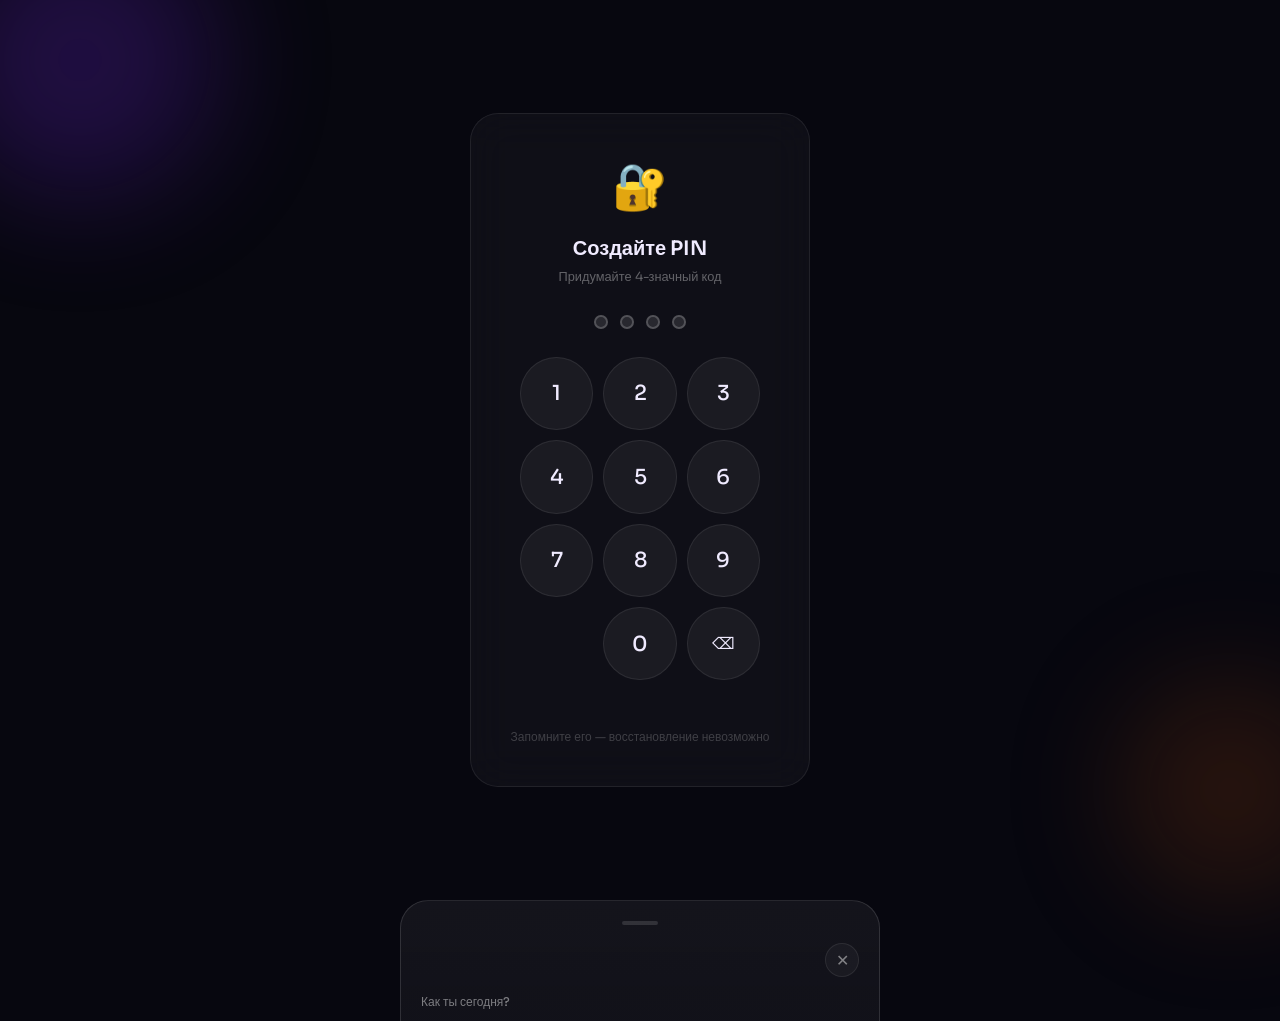
<file: journal.html>
<!DOCTYPE html>
<html lang="ru">
<head>
  <meta charset="UTF-8" />
  <script src="auth.js"></script>
  <script src="pwa.js"></script>
  <meta name="viewport" content="width=device-width, initial-scale=1.0, maximum-scale=1.0, user-scalable=no, viewport-fit=cover" />
  <meta name="theme-color" content="#07070f" />
  <meta name="apple-mobile-web-app-capable" content="yes" />
  <meta name="apple-mobile-web-app-status-bar-style" content="black-translucent" />
  <title>Life Dashboard — Дневник</title>
  <link rel="preconnect" href="https://fonts.googleapis.com" />
  <link rel="preconnect" href="https://fonts.gstatic.com" crossorigin />
  <link href="https://fonts.googleapis.com/css2?family=Sora:wght@300;400;500;600;700&display=swap" rel="stylesheet" />
  <style>
    :root {
      --bg-base:        #07070f;
      --bg-surface:     rgba(255,255,255,0.035);
      --bg-surface-md:  rgba(255,255,255,0.055);
      --bg-input:       rgba(255,255,255,0.05);
      --border:         rgba(255,255,255,0.08);
      --border-md:      rgba(255,255,255,0.13);
      --text-primary:   #f0ebff;
      --text-secondary: rgba(255,255,255,0.45);
      --text-muted:     rgba(255,255,255,0.22);
      --accent:         #7c3aed;
      --accent-light:   #c4b5fd;
      --accent-glow:    rgba(124,58,237,0.35);
      --success:        #34d399;
      --success-bg:     rgba(52,211,153,0.12);
      --success-border: rgba(52,211,153,0.25);
      --danger:         #f87171;
      --danger-bg:      rgba(248,113,113,0.12);
      --danger-border:  rgba(248,113,113,0.25);
      --warning:        #fbbf24;
      --warning-bg:     rgba(245,158,11,0.12);
      --warning-border: rgba(245,158,11,0.25);
      --info:           #38bdf8;
      --info-bg:        rgba(56,189,248,0.12);
      --orb-j1:         #831843;
      --orb-j2:         #1e3a5f;
      --radius-sm:  10px;
      --radius-md:  16px;
      --radius-lg:  22px;
      --radius-xl:  28px;
      --blur-md:    blur(20px);
      --blur-lg:    blur(40px);
      --transition: all 0.25s cubic-bezier(0.4,0,0.2,1);
      --safe-bottom: env(safe-area-inset-bottom, 20px);
      --font: 'Sora', -apple-system, BlinkMacSystemFont, sans-serif;
    }
    *,*::before,*::after { box-sizing:border-box; margin:0; padding:0; -webkit-tap-highlight-color:transparent; }
    html { font-size:16px; scroll-behavior:smooth; }
    body {
      font-family: var(--font);
      background: var(--bg-base);
      color: var(--text-primary);
      min-height: 100vh;
      min-height: 100dvh;
      padding-bottom: calc(80px + var(--safe-bottom));
      overflow-x: hidden;
      line-height: 1.5;
      -webkit-font-smoothing: antialiased;
    }
    .orb-container { position:fixed; inset:0; pointer-events:none; z-index:0; overflow:hidden; }
    .orb { position:absolute; border-radius:50%; filter:blur(60px); opacity:.35; animation:floatOrb 18s ease-in-out infinite alternate; }
    .orb--1 { width:320px; height:320px; background:var(--orb-j1); top:-10%; left:-5%; animation-delay:-3s; }
    .orb--2 { width:280px; height:280px; background:var(--orb-j2); bottom:15%; right:-8%; animation-delay:-8s; }
    .orb--3 { width:200px; height:200px; background:var(--accent); top:40%; left:50%; transform:translateX(-50%); opacity:.2; animation:pulseOrb 12s ease-in-out infinite; }
    @keyframes floatOrb { 0%{transform:translate(0,0) scale(1)} 100%{transform:translate(25px,-35px) scale(1.08)} }
    @keyframes pulseOrb  { 0%,100%{opacity:.2;transform:translateX(-50%) scale(1)} 50%{opacity:.35;transform:translateX(-50%) scale(1.12)} }
    .stars {
      position:absolute; inset:0;
      background-image:
        radial-gradient(1px 1px at 15% 12%, rgba(255,255,255,.4) 0%, transparent 100%),
        radial-gradient(1px 1px at 78% 7%,  rgba(255,255,255,.3) 0%, transparent 100%),
        radial-gradient(1.5px 1.5px at 52% 28%, rgba(255,255,255,.25) 0%, transparent 100%),
        radial-gradient(1px 1px at 8%  58%, rgba(255,255,255,.2)  0%, transparent 100%),
        radial-gradient(1px 1px at 90% 42%, rgba(255,255,255,.28) 0%, transparent 100%),
        radial-gradient(1px 1px at 63% 88%, rgba(255,255,255,.22) 0%, transparent 100%);
      background-size:350px 350px;
      animation:twinkle 22s linear infinite;
    }
    @keyframes twinkle { 0%{opacity:.6} 50%{opacity:1} 100%{opacity:.6} }
    .page-header {
      position:sticky; top:0; z-index:50;
      background:rgba(7,7,15,.9);
      backdrop-filter:var(--blur-md); -webkit-backdrop-filter:var(--blur-md);
      border-bottom:1px solid var(--border);
      padding:14px 20px 12px;
    }
    .page-header__inner { max-width:480px; margin:0 auto; display:flex; align-items:center; justify-content:space-between; }
    .page-title {
      font-size:24px; font-weight:700; letter-spacing:-.4px;
      background:linear-gradient(135deg,var(--text-primary),var(--accent-light));
      -webkit-background-clip:text; -webkit-text-fill-color:transparent;
    }
    .page-subtitle { color:var(--text-secondary); font-size:12px; margin-top:2px; }
    .header-actions { display:flex; gap:8px; }
    .main { position:relative; z-index:1; max-width:480px; margin:0 auto; padding:16px; }
    .glass-card {
      background:var(--bg-surface);
      backdrop-filter:var(--blur-md); -webkit-backdrop-filter:var(--blur-md);
      border:1px solid var(--border);
      border-radius:var(--radius-lg);
      padding:18px; margin-bottom:14px;
      transition:var(--transition);
      position:relative; overflow:hidden;
    }
    .glass-card::before {
      content:""; position:absolute; top:0; left:0; right:0; height:1px;
      background:linear-gradient(90deg,transparent,rgba(255,255,255,.09),transparent);
      pointer-events:none;
    }
    .glass-card:hover { border-color:var(--border-md); }
    .glass-card--success { background:var(--success-bg); border-color:var(--success-border); }
    .glass-card--danger  { background:var(--danger-bg);  border-color:var(--danger-border); }
    .section-title {
      font-size:12px; font-weight:600; color:var(--text-muted);
      text-transform:uppercase; letter-spacing:.1em;
      margin-bottom:12px; display:flex; align-items:center; gap:8px;
    }
    .section-title span { color:var(--accent-light); }
    .btn {
      display:inline-flex; align-items:center; justify-content:center; gap:6px;
      border:1px solid var(--border); border-radius:var(--radius-md);
      cursor:pointer; font-family:var(--font); font-weight:500;
      transition:var(--transition); background:var(--bg-surface-md);
      color:var(--text-primary); padding:10px 16px; font-size:14px;
    }
    .btn:active { transform:scale(.97); }
    .btn:hover  { border-color:var(--border-md); }
    .btn--primary { background:linear-gradient(135deg,var(--accent),#6d28d9); border-color:var(--accent); color:#fff; box-shadow:0 4px 20px var(--accent-glow); }
    .btn--primary:hover { box-shadow:0 6px 28px var(--accent-glow); }
    .btn--ghost  { background:transparent; border-color:var(--border); color:var(--text-secondary); }
    .btn--ghost:hover { background:var(--bg-surface); color:var(--text-primary); }
    .btn--danger { background:var(--danger-bg); border-color:var(--danger-border); color:var(--danger); }
    .btn--icon   { width:36px; height:36px; padding:0; border-radius:var(--radius-sm); font-size:16px; }
    .btn--icon-lg{ width:42px; height:42px; padding:0; border-radius:var(--radius-md); font-size:18px; }
    .btn--full   { width:100%; }
    .btn--sm     { padding:7px 12px; font-size:12px; }
    .input,.textarea,.select {
      width:100%; padding:12px 14px;
      background:var(--bg-input); border:1px solid var(--border);
      border-radius:var(--radius-md); color:var(--text-primary);
      font-size:15px; font-family:var(--font); transition:var(--transition);
    }
    .input:focus,.textarea:focus,.select:focus {
      outline:none; border-color:var(--accent); box-shadow:0 0 0 3px var(--accent-glow);
    }
    .input::placeholder,.textarea::placeholder { color:var(--text-muted); }
    .textarea { resize:none; min-height:100px; line-height:1.55; }
    .select {
      appearance:none;
      background-image:url("data:image/svg+xml,%3Csvg xmlns='http://www.w3.org/2000/svg' width='14' height='14' viewBox='0 0 24 24' fill='none' stroke='%239ca3af' stroke-width='2'%3E%3Cpolyline points='6 9 12 15 18 9'/%3E%3C/svg%3E");
      background-repeat:no-repeat; background-position:right 12px center; cursor:pointer;
    }
    .select option { background:var(--bg-base); color:var(--text-primary); }
    .form-group { margin-bottom:14px; }
    .form-label { display:block; font-size:12px; color:var(--text-secondary); margin-bottom:6px; font-weight:500; }
    .badge { display:inline-flex; align-items:center; gap:4px; font-size:11px; font-weight:600; padding:3px 8px; border-radius:20px; white-space:nowrap; }
    .badge--accent  { background:rgba(124,58,237,.2); border:1px solid rgba(124,58,237,.3); color:var(--accent-light); }
    .badge--success { background:var(--success-bg); border:1px solid var(--success-border); color:var(--success); }
    .badge--warning { background:var(--warning-bg); border:1px solid var(--warning-border); color:var(--warning); }
    .badge--danger  { background:var(--danger-bg);  border:1px solid var(--danger-border);  color:var(--danger); }
    .badge--muted   { background:var(--bg-surface);  border:1px solid var(--border); color:var(--text-muted); }
    .bottom-nav {
      position:fixed; bottom:0; left:0; right:0;
      background:rgba(7,7,15,.9); backdrop-filter:var(--blur-md); -webkit-backdrop-filter:var(--blur-md);
      border-top:1px solid var(--border);
      display:flex; justify-content:space-around; align-items:center;
      padding:10px 0 calc(10px + var(--safe-bottom)); z-index:100;
    }
    .nav-btn { display:flex; flex-direction:column; align-items:center; gap:4px; text-decoration:none; color:var(--text-muted); padding:6px 12px; border-radius:var(--radius-md); transition:var(--transition); font-size:10px; font-weight:600; background:transparent; border:none; cursor:pointer; }
    .nav-btn svg { width:22px; height:22px; stroke:currentColor; stroke-width:2; fill:none; }
    .nav-btn.active { color:var(--accent-light); }
    .nav-btn.active svg { stroke-width:2.5; filter:drop-shadow(0 0 8px var(--accent-glow)); }
    .toast {
      position:fixed; top:80px; left:50%;
      transform:translateX(-50%) translateY(-20px);
      background:rgba(124,58,237,.22); border:1px solid rgba(124,58,237,.4);
      backdrop-filter:blur(16px); -webkit-backdrop-filter:blur(16px);
      color:var(--accent-light); padding:10px 20px;
      border-radius:24px; font-size:13px; font-weight:500;
      z-index:500; opacity:0; transition:all .3s cubic-bezier(.2,.8,.2,1);
      white-space:nowrap; pointer-events:none;
    }
    .toast.show { opacity:1; transform:translateX(-50%) translateY(0); }
    .toast--success { background:var(--success-bg); border-color:var(--success-border); color:var(--success); }
    .toast--danger  { background:var(--danger-bg);  border-color:var(--danger-border);  color:var(--danger); }
    .toast--info    { background:var(--info-bg); border-color:rgba(56,189,248,.3); color:var(--info); }
    /* === CALENDAR === */
    .cal-nav-row { display:flex; justify-content:space-between; align-items:center; margin-bottom:14px; }
    .cal-month-label { font-size:15px; font-weight:600; }
    .cal-weekdays { display:grid; grid-template-columns:repeat(7,1fr); gap:4px; margin-bottom:8px; }
    .cal-weekdays span { text-align:center; font-size:10px; color:var(--text-muted); font-weight:600; padding:2px 0; }
    .cal-grid { display:grid; grid-template-columns:repeat(7,1fr); gap:5px; }
    .cal-cell {
      aspect-ratio:1; background:var(--bg-surface); border:1px solid var(--border);
      border-radius:var(--radius-sm); display:flex; flex-direction:column;
      align-items:center; justify-content:center;
      cursor:pointer; position:relative; transition:var(--transition);
      overflow:hidden; user-select:none;
    }
    .cal-cell:hover { border-color:var(--accent); background:rgba(124,58,237,.1); transform:scale(1.04); }
    .cal-cell:active { transform:scale(.96); }
    .cal-cell.today { border-color:var(--accent); box-shadow:0 0 0 2px var(--accent-glow); }
    .cal-cell.empty { background:transparent; border:none; cursor:default; pointer-events:none; }
    .cal-cell.has-note .cal-cell__num { color:var(--accent-light); font-weight:700; }
    .cal-cell__num  { font-size:12px; font-weight:500; z-index:2; line-height:1; }
    .cal-cell__bg   { position:absolute; inset:0; z-index:1; }
    .cal-cell__bg img { width:100%; height:100%; object-fit:cover; opacity:.5; }
    .cal-cell__icon { font-size:10px; z-index:2; line-height:1; margin-top:1px; }
    .cal-cell__mood { position:absolute; bottom:1px; right:2px; font-size:9px; z-index:3; }
    .cal-cell__dot  { position:absolute; top:4px; left:50%; transform:translateX(-50%); width:4px; height:4px; border-radius:50%; background:var(--accent-light); z-index:3; }
    .mood-strip { display:flex; gap:6px; margin-top:12px; padding-top:12px; border-top:1px solid var(--border); flex-wrap:wrap; }
    .mood-chip  { font-size:11px; display:flex; align-items:center; gap:4px; padding:4px 8px; background:var(--bg-surface); border:1px solid var(--border); border-radius:20px; }
    /* === SEARCH === */
    .search-wrap { position:relative; margin-bottom:14px; }
    .search-wrap .input { padding-left:38px; }
    .search-icon  { position:absolute; left:13px; top:50%; transform:translateY(-50%); font-size:14px; color:var(--text-muted); pointer-events:none; }
    .search-clear { position:absolute; right:12px; top:50%; transform:translateY(-50%); background:none; border:none; color:var(--text-muted); cursor:pointer; font-size:14px; display:none; }
    .search-clear.visible { display:block; }
    /* === NOTE CARDS === */
    .notes-list { display:flex; flex-direction:column; gap:12px; }
    .note-card {
      background:var(--bg-surface); border:1px solid var(--border);
      border-radius:var(--radius-lg); padding:16px;
      animation:fadeIn .22s ease; transition:var(--transition);
    }
    .note-card:hover { border-color:var(--border-md); transform:translateY(-1px); }
    .note-card__header { display:flex; justify-content:space-between; align-items:center; margin-bottom:10px; gap:8px; }
    .note-card__date   { font-size:13px; font-weight:600; color:var(--accent-light); flex:1; }
    .note-card__mood   { font-size:1.35rem; flex-shrink:0; }
    .note-card__text   { font-size:13px; color:var(--text-secondary); white-space:pre-wrap; line-height:1.65; margin-bottom:8px; display:-webkit-box; -webkit-line-clamp:4; -webkit-box-orient:vertical; overflow:hidden; }
    .note-card__text.expanded { -webkit-line-clamp:unset; }
    .note-card__expand { font-size:11px; color:var(--accent-light); background:none; border:none; cursor:pointer; font-family:var(--font); padding:0; margin-bottom:8px; }
    .note-card__media  { display:grid; grid-template-columns:repeat(auto-fill,minmax(68px,1fr)); gap:6px; margin-top:8px; }
    .note-media-item   { aspect-ratio:1; border-radius:var(--radius-sm); overflow:hidden; background:var(--bg-surface-md); }
    .note-media-item img,.note-media-item video { width:100%; height:100%; object-fit:cover; display:block; }
    .note-media-item audio { width:100%; height:36px; }
    .note-card__footer { display:flex; justify-content:space-between; align-items:center; margin-top:10px; border-top:1px solid var(--border); padding-top:8px; }
    .note-del-btn  { background:none; border:none; color:var(--text-muted); font-size:11px; cursor:pointer; padding:4px 6px; border-radius:var(--radius-sm); transition:var(--transition); font-family:var(--font); display:flex; align-items:center; gap:4px; }
    .note-del-btn:hover  { background:var(--danger-bg); color:var(--danger); }
    .note-edit-btn { background:none; border:none; color:var(--text-muted); font-size:11px; cursor:pointer; padding:4px 6px; border-radius:var(--radius-sm); transition:var(--transition); font-family:var(--font); display:flex; align-items:center; gap:4px; }
    .note-edit-btn:hover { background:rgba(124,58,237,.15); color:var(--accent-light); }
    /* === EMPTY === */
    .empty-state { text-align:center; padding:40px 20px; color:var(--text-muted); }
    .empty-state__icon  { font-size:48px; opacity:.4; display:block; margin-bottom:12px; }
    .empty-state__title { font-size:15px; font-weight:600; color:var(--text-secondary); margin-bottom:6px; }
    .empty-state__text  { font-size:13px; line-height:1.6; }
    /* === STATS ROW === */
    .stats-row { display:grid; grid-template-columns:repeat(3,1fr); gap:10px; margin-bottom:14px; }
    .stat-pill  { background:var(--bg-surface); border:1px solid var(--border); border-radius:var(--radius-md); padding:12px 8px; text-align:center; }
    .stat-pill__val   { font-size:20px; font-weight:700; }
    .stat-pill__label { font-size:10px; color:var(--text-muted); margin-top:2px; }
    .stat-pill__val--accent  { color:var(--accent-light); }
    .stat-pill__val--success { color:var(--success); }
    .stat-pill__val--warning { color:var(--warning); }
  /* === EDITOR PANEL === */
    .editor-overlay {
      position:fixed; inset:0; background:rgba(0,0,0,.65);
      backdrop-filter:blur(6px); -webkit-backdrop-filter:blur(6px);
      z-index:140; opacity:0; pointer-events:none; transition:opacity .3s;
    }
    .editor-overlay.active { opacity:1; pointer-events:auto; }
    .editor-panel {
      position:fixed; bottom:0; left:0; right:0;
      background:linear-gradient(180deg,var(--bg-surface-md) 0%,var(--bg-base) 100%);
      border:1px solid var(--border-md);
      border-radius:var(--radius-xl) var(--radius-xl) 0 0;
      padding:20px 20px 32px;
      transform:translateY(100%);
      transition:transform .35s cubic-bezier(.2,.8,.2,1);
      z-index:150; max-height:92vh; overflow-y:auto;
    }
    .editor-panel.open { transform:translateY(0); }
    .editor-content { max-width:480px; margin:0 auto; }
    .editor-handle  { width:36px; height:4px; background:var(--border-md); border-radius:4px; margin:0 auto 18px; }
    .editor-header  { display:flex; justify-content:space-between; align-items:center; margin-bottom:16px; }
    .editor-date-lbl { font-size:17px; font-weight:700; }
    .editor-close-btn {
      background:var(--bg-surface); border:1px solid var(--border); color:var(--text-secondary);
      width:34px; height:34px; border-radius:50%; cursor:pointer; font-size:16px;
      display:flex; align-items:center; justify-content:center; transition:var(--transition);
    }
    .editor-close-btn:hover { background:var(--danger-bg); border-color:var(--danger-border); color:var(--danger); }
    .mood-selector  { display:flex; justify-content:space-around; margin-bottom:14px; }
    .mood-btn {
      font-size:1.9rem; background:transparent; border:2px solid transparent;
      width:50px; height:50px; border-radius:50%; cursor:pointer;
      transition:var(--transition); display:flex; align-items:center; justify-content:center;
    }
    .mood-btn:hover { background:var(--bg-surface-md); transform:scale(1.1); }
    .mood-btn.selected { border-color:var(--accent); background:rgba(124,58,237,.15); transform:scale(1.15); }
    .tags-row  { display:flex; gap:6px; flex-wrap:wrap; margin-bottom:12px; }
    .tag-chip  { padding:5px 10px; background:var(--bg-input); border:1px solid var(--border); border-radius:20px; font-size:12px; cursor:pointer; transition:var(--transition); font-family:var(--font); color:var(--text-secondary); }
    .tag-chip:hover,.tag-chip.active { background:rgba(124,58,237,.18); border-color:rgba(124,58,237,.4); color:var(--accent-light); }
    .media-toolbar { display:flex; gap:8px; margin-bottom:10px; }
    .media-btn {
      flex:1; padding:9px 4px; background:var(--bg-input); border:1px solid var(--border);
      color:var(--text-secondary); border-radius:var(--radius-sm);
      font-size:12px; cursor:pointer; display:flex; align-items:center; justify-content:center; gap:4px;
      transition:var(--transition); font-family:var(--font);
    }
    .media-btn:hover { border-color:var(--accent); color:var(--accent-light); }
    .media-btn.recording { background:var(--danger-bg); border-color:var(--danger-border); color:var(--danger); animation:pulseBtn 1.5s infinite; }
    @keyframes pulseBtn { 0%,100%{transform:scale(1)} 50%{transform:scale(1.03)} }
    .media-preview { display:flex; gap:8px; flex-wrap:wrap; margin-bottom:10px; }
    .preview-item  { width:58px; height:58px; border-radius:var(--radius-sm); overflow:hidden; background:var(--bg-input); position:relative; border:1px solid var(--border); }
    .preview-item img,.preview-item video { width:100%; height:100%; object-fit:cover; display:block; }
    .preview-item audio { width:100%; height:100%; }
    .remove-preview {
      position:absolute; top:2px; right:2px; width:16px; height:16px;
      background:rgba(0,0,0,.85); color:#fff; border:none; border-radius:50%;
      cursor:pointer; font-size:8px; display:flex; align-items:center; justify-content:center; z-index:2;
    }
    /* === AI FAB === */
    #ai-fab {
      position:fixed; bottom:calc(80px + var(--safe-bottom) + 16px); right:18px;
      width:58px; height:58px; border-radius:50%;
      background:linear-gradient(135deg,#7c3aed,#5b21b6);
      border:none; cursor:pointer; z-index:90;
      display:flex; align-items:center; justify-content:center;
      box-shadow:0 6px 28px var(--accent-glow); transition:var(--transition);
      font-size:24px; color:#fff;
    }
    #ai-fab:hover  { transform:scale(1.1) rotate(5deg); box-shadow:0 8px 36px var(--accent-glow); }
    #ai-fab:active { transform:scale(.93); }
    .ai-fab-dot {
      position:absolute; top:4px; right:4px;
      width:14px; height:14px; border-radius:50%;
      background:var(--danger); border:2.5px solid var(--bg-base); display:none;
    }
    .ai-fab-dot.on { display:block; animation:pulseDot 2s infinite; }
    @keyframes pulseDot { 0%,100%{transform:scale(1);opacity:1} 50%{transform:scale(1.3);opacity:.7} }
    /* === AI PANEL === */
    #ai-panel {
      position:fixed; inset:0; z-index:500;
      background:var(--bg-base);
      transform:translateX(105%);
      transition:transform .38s cubic-bezier(.2,.8,.2,1);
      display:flex; flex-direction:column; overflow:hidden;
    }
    #ai-panel.open { transform:translateX(0); }
    .ai-orb { position:fixed; border-radius:50%; filter:blur(80px); pointer-events:none; z-index:0; }
    .ai-orb-1 { width:300px; height:300px; background:var(--orb-j1); opacity:.12; top:-80px; left:-60px; }
    .ai-orb-2 { width:260px; height:260px; background:#5b21b6; opacity:.1; bottom:100px; right:-50px; }
    .ai-header {
      background:rgba(7,7,15,.92); backdrop-filter:blur(24px); -webkit-backdrop-filter:blur(24px);
      border-bottom:1px solid var(--border);
      padding:13px 16px; display:flex; align-items:center; gap:12px;
      flex-shrink:0; position:relative; z-index:2;
    }
    .ai-back-btn {
      width:36px; height:36px; border-radius:var(--radius-sm);
      background:var(--bg-surface); border:1px solid var(--border);
      color:var(--text-primary); font-size:17px; cursor:pointer;
      display:flex; align-items:center; justify-content:center; flex-shrink:0; transition:var(--transition);
    }
    .ai-back-btn:hover { border-color:var(--border-md); }
    .ai-avatar {
      width:42px; height:42px; border-radius:50%;
      background:linear-gradient(135deg,var(--accent),#5b21b6);
      display:flex; align-items:center; justify-content:center;
      font-size:20px; flex-shrink:0; box-shadow:0 0 18px var(--accent-glow);
    }
    .ai-header-info { flex:1; min-width:0; }
    .ai-name   { font-size:15px; font-weight:700; }
    .ai-status { font-size:11px; color:var(--success); margin-top:1px; transition:color .2s; }
    .ai-status.typing { color:var(--accent-light); }
    .ai-header-actions { display:flex; gap:6px; }
    .ai-icon-btn {
      width:32px; height:32px; border-radius:var(--radius-sm);
      background:var(--bg-surface); border:1px solid var(--border);
      color:var(--text-muted); font-size:14px; cursor:pointer;
      display:flex; align-items:center; justify-content:center; transition:var(--transition);
    }
    .ai-icon-btn.danger:hover { border-color:var(--danger-border); color:var(--danger); background:var(--danger-bg); }
    .ai-messages {
      flex:1; overflow-y:auto; padding:14px 16px;
      display:flex; flex-direction:column; gap:12px;
      scroll-behavior:smooth; position:relative; z-index:1;
    }
    .ai-messages::-webkit-scrollbar { width:3px; }
    .ai-messages::-webkit-scrollbar-thumb { background:var(--border-md); border-radius:3px; }
    .msg { display:flex; gap:8px; max-width:90%; animation:fadeIn .2s ease; }
    .msg.user { align-self:flex-end; flex-direction:row-reverse; }
    .msg.ai   { align-self:flex-start; }
    .msg__av  {
      width:28px; height:28px; border-radius:50%; flex-shrink:0;
      display:flex; align-items:center; justify-content:center; font-size:12px; margin-top:auto;
    }
    .msg.ai   .msg__av { background:linear-gradient(135deg,var(--accent),#5b21b6); box-shadow:0 0 8px var(--accent-glow); }
    .msg.user .msg__av { background:var(--bg-surface-md); border:1px solid var(--border); }
    .msg__bubble { padding:10px 13px; border-radius:var(--radius-md); font-size:14px; line-height:1.6; word-break:break-word; }
    .msg.ai   .msg__bubble { background:var(--bg-surface); border:1px solid var(--border); border-bottom-left-radius:4px; }
    .msg.user .msg__bubble { background:linear-gradient(135deg,var(--accent),#6d28d9); color:#fff; border-bottom-right-radius:4px; }
    .msg__time { font-size:10px; color:var(--text-muted); margin-top:4px; padding:0 2px; }
    .msg.user .msg__time { text-align:right; }
    .typing-wrap   { align-self:flex-start; display:flex; gap:8px; animation:fadeIn .2s ease; }
    .typing-bubble { padding:11px 14px; background:var(--bg-surface); border:1px solid var(--border); border-radius:var(--radius-md); border-bottom-left-radius:4px; display:flex; gap:5px; align-items:center; }
    .typing-dot    { width:7px; height:7px; border-radius:50%; background:var(--accent-light); opacity:.4; animation:typingBounce 1.4s infinite; }
    .typing-dot:nth-child(2) { animation-delay:.2s; }
    .typing-dot:nth-child(3) { animation-delay:.4s; }
    @keyframes typingBounce { 0%,60%,100%{transform:translateY(0);opacity:.4} 30%{transform:translateY(-8px);opacity:1} }
    .date-sep { display:flex; align-items:center; gap:10px; font-size:11px; color:var(--text-muted); margin:4px 0; }
    .date-sep::before,.date-sep::after { content:""; flex:1; height:1px; background:var(--border); }
    .ai-quick-chips { display:flex; flex-wrap:wrap; gap:8px; padding:10px 16px 4px; }
    .ai-chip {
      padding:7px 13px; background:var(--bg-surface); border:1px solid var(--border);
      border-radius:20px; font-size:12px; font-weight:500; cursor:pointer;
      color:var(--text-secondary); transition:var(--transition); font-family:var(--font);
    }
    .ai-chip:hover { border-color:var(--accent); color:var(--accent-light); background:rgba(124,58,237,.1); }
    .ai-welcome { text-align:center; padding:32px 20px 20px; }
    .ai-welcome__avatar { width:72px; height:72px; border-radius:50%; background:linear-gradient(135deg,var(--accent),#5b21b6); display:flex; align-items:center; justify-content:center; font-size:32px; margin:0 auto 14px; box-shadow:0 0 28px var(--accent-glow); }
    .ai-welcome__name { font-size:20px; font-weight:700; margin-bottom:8px; }
    .ai-welcome__desc { font-size:13px; color:var(--text-secondary); line-height:1.65; max-width:300px; margin:0 auto 18px; }
    .ai-welcome__features { display:flex; flex-direction:column; gap:8px; text-align:left; }
    .ai-feature { display:flex; align-items:center; gap:10px; background:var(--bg-surface); border:1px solid var(--border); border-radius:var(--radius-md); padding:10px 12px; font-size:12px; color:var(--text-secondary); }
    .ai-feature__icon { font-size:16px; flex-shrink:0; }
    .ai-input-area {
      padding:10px 16px calc(12px + var(--safe-bottom));
      border-top:1px solid var(--border);
      background:rgba(7,7,15,.92); backdrop-filter:blur(20px);
      flex-shrink:0; position:relative; z-index:2;
    }
    .ai-ctx-hint { min-height:20px; margin-bottom:6px; font-size:11px; color:var(--text-muted); }
    .ai-ctx-chip { display:inline-flex; align-items:center; gap:5px; background:var(--bg-surface); border:1px solid var(--border); border-radius:20px; padding:3px 10px; }
    .ai-input-row { display:flex; gap:10px; align-items:flex-end; }
    .ai-textarea {
      flex:1; background:var(--bg-input); border:1px solid var(--border);
      border-radius:var(--radius-md); color:var(--text-primary);
      font-size:15px; font-family:var(--font); padding:11px 13px;
      resize:none; min-height:44px; max-height:120px;
      outline:none; transition:var(--transition); line-height:1.45;
    }
    .ai-textarea:focus { border-color:var(--accent); box-shadow:0 0 0 3px var(--accent-glow); }
    .ai-textarea::placeholder { color:var(--text-muted); }
    .ai-send-btn {
      width:44px; height:44px; border-radius:var(--radius-md);
      background:linear-gradient(135deg,var(--accent),#6d28d9);
      border:none; cursor:pointer; display:flex; align-items:center; justify-content:center;
      font-size:19px; color:#fff; box-shadow:0 4px 16px var(--accent-glow);
      transition:var(--transition); flex-shrink:0;
    }
    .ai-send-btn:hover  { box-shadow:0 6px 24px var(--accent-glow); }
    .ai-send-btn:active { transform:scale(.94); }
    .ai-send-btn:disabled { opacity:.4; cursor:not-allowed; transform:none; }
    @keyframes fadeIn { from{opacity:0;transform:translateY(6px)} to{opacity:1;transform:translateY(0)} }
    @media(min-width:481px) {
      .editor-panel { max-width:480px; left:50%; transform:translateX(-50%) translateY(100%); border-radius:var(--radius-xl); }
      .editor-panel.open { transform:translateX(-50%) translateY(0); }
    }
  </style>
</head>
<body>

<div class="orb-container">
  <div class="orb orb--1"></div>
  <div class="orb orb--2"></div>
  <div class="orb orb--3"></div>
  <div class="stars"></div>
</div>

<div class="toast" id="toast"></div>

<header class="page-header">
  <div class="page-header__inner">
    <div>
      <div class="page-title">📖 Дневник</div>
      <div class="page-subtitle" id="headerDate"></div>
    </div>
    <div class="header-actions">
      <button class="btn btn--icon btn--icon-lg btn--ghost" id="searchToggleBtn" title="Поиск" style="font-size:17px;">🔍</button>
    </div>
  </div>
</header>

<!-- Блок для ввода API ключа -->
<div style="max-width:480px;margin:10px auto;padding:0 16px;">
  <div style="display:flex;gap:8px;background:var(--bg-surface);border:1px solid var(--border);border-radius:var(--radius-md);padding:8px 12px;align-items:center;">
    <span style="font-size:12px;color:var(--text-secondary);white-space:nowrap;">🔑 API ключ</span>
    <input id="apiKeyInput" type="password" placeholder="sk-or-v1-..." style="flex:1;background:transparent;border:none;color:var(--text-primary);font-family:var(--font);font-size:13px;outline:none;" />
    <button id="apiKeySaveBtn" style="background:var(--accent);border:none;color:#fff;padding:4px 12px;border-radius:var(--radius-sm);font-size:12px;cursor:pointer;font-family:var(--font);">Сохранить</button>
  </div>
</div>

<main class="main">

  <div class="search-wrap" id="searchWrap" style="display:none;">
    <span class="search-icon">🔍</span>
    <input class="input" type="search" id="searchInput" placeholder="Поиск по записям…" autocomplete="off">
    <button class="search-clear" id="searchClear">✕</button>
  </div>

  <div class="stats-row">
    <div class="stat-pill">
      <div class="stat-pill__val stat-pill__val--accent" id="statTotal">0</div>
      <div class="stat-pill__label">Записей</div>
    </div>
    <div class="stat-pill">
      <div class="stat-pill__val stat-pill__val--success" id="statStreak">0🔥</div>
      <div class="stat-pill__label">Дней подряд</div>
    </div>
    <div class="stat-pill">
      <div class="stat-pill__val stat-pill__val--warning" id="statMood">—</div>
      <div class="stat-pill__label">Настроение</div>
    </div>
  </div>

  <div class="glass-card" style="padding:16px;">
    <div class="cal-nav-row">
      <button class="btn btn--ghost btn--sm" id="calPrev">◀</button>
      <span class="cal-month-label" id="calMonth"></span>
      <button class="btn btn--ghost btn--sm" id="calNext">▶</button>
    </div>
    <div class="cal-weekdays">
      <span>Пн</span><span>Вт</span><span>Ср</span><span>Чт</span><span>Пт</span><span>Сб</span><span>Вс</span>
    </div>
    <div class="cal-grid" id="calGrid"></div>
    <div class="mood-strip" id="moodStrip"></div>
  </div>

  <div class="section-title" style="margin-top:4px;">📝 Записи <span id="notesCount"></span></div>
  <div class="notes-list" id="notesList"></div>
  <div class="empty-state" id="notesEmpty" style="display:none;">
    <span class="empty-state__icon">✍️</span>
    <div class="empty-state__title">Записей пока нет</div>
    <p class="empty-state__text">Нажмите на любую дату в календаре,<br>чтобы добавить запись</p>
  </div>

</main>

<button id="ai-fab" title="Алиса — твой наставник">
  ✨
  <span class="ai-fab-dot" id="aiFabDot"></span>
</button>
<div id="ai-panel">
  <div class="ai-orb ai-orb-1"></div>
  <div class="ai-orb ai-orb-2"></div>
  <div class="ai-header">
    <button class="ai-back-btn" id="aiBackBtn" onclick="window.closeAIChat()">←</button>
    <div class="ai-avatar">✨</div>
    <div class="ai-header-info">
      <div class="ai-name">Алиса</div>
      <div class="ai-status" id="aiStatus">● онлайн</div>
    </div>
    <div class="ai-header-actions">
      <button class="ai-icon-btn danger" id="aiClearBtn" title="Очистить историю" onclick="window.clearAIHistory()">🗑</button>
    </div>
  </div>
  <div class="ai-messages" id="aiMessages"></div>
  <div class="ai-quick-chips" id="aiQuickChips" style="display:none;">
    <button class="ai-chip" onclick="window.sendQuick('Как я себя чувствую последнее время?')">Моё состояние</button>
    <button class="ai-chip" onclick="window.sendQuick('Проанализируй мои привычки и задачи')">Привычки и задачи</button>
    <button class="ai-chip" onclick="window.sendQuick('Что ты замечаешь в моём дневнике за последние недели?')">Анализ дневника</button>
    <button class="ai-chip" onclick="window.sendQuick('Дай мне совет на сегодня')">Совет на день</button>
  </div>
  <div class="ai-input-area">
    <div style="min-height:18px;margin-bottom:6px;" id="aiCtxHint"></div>
    <div class="ai-input-row">
      <textarea class="ai-textarea" id="aiTextarea" placeholder="Напиши Алисе…" rows="1"></textarea>
      <button class="ai-send-btn" id="aiSendBtn" onclick="window.sendAIMessage()">➤</button>
    </div>
  </div>
</div>


<div class="editor-overlay" id="editorOverlay"></div>
<div class="editor-panel" id="editorPanel">
  <div class="editor-content">
    <div class="editor-handle"></div>
    <div class="editor-header">
      <span class="editor-date-lbl" id="editorDate"></span>
      <button class="editor-close-btn" id="editorCloseBtn" onclick="window.closeEditor()">✕</button>
    </div>
    <div class="form-label" style="margin-bottom:8px;">Как ты сегодня?</div>
    <div class="mood-selector">
      <button class="mood-btn" data-mood="🤩">🤩</button>
      <button class="mood-btn" data-mood="😊">😊</button>
      <button class="mood-btn" data-mood="😐">😐</button>
      <button class="mood-btn" data-mood="😢">😢</button>
      <button class="mood-btn" data-mood="😡">😡</button>
    </div>
    <div class="form-label" style="margin-bottom:6px;">Теги</div>
    <div class="tags-row" id="tagsRow">
      <button class="tag-chip" data-tag="работа">💼 работа</button>
      <button class="tag-chip" data-tag="здоровье">💊 здоровье</button>
      <button class="tag-chip" data-tag="семья">👨‍👩‍👧 семья</button>
      <button class="tag-chip" data-tag="отношения">❤️ отношения</button>
      <button class="tag-chip" data-tag="спорт">🏃 спорт</button>
      <button class="tag-chip" data-tag="планы">📌 планы</button>
    </div>
    <div class="media-toolbar">
      <button class="media-btn" id="btnPhoto">📷 Фото</button>
      <button class="media-btn" id="btnVideo">🎥 Видео</button>
      <button class="media-btn" id="btnAudio">🎤 Голос</button>
    </div>
    <div class="media-preview" id="mediaPreview"></div>
    <div class="form-group">
      <textarea id="noteText" class="textarea" placeholder="Запишите, как прошёл этот день… Что чувствуете, что произошло, о чём думаете." style="min-height:120px;"></textarea>
    </div>
    <button id="saveNoteBtn" class="btn btn--primary btn--full" onclick="window.saveNote()">💾 Сохранить запись</button>
  </div>
</div>

<nav class="bottom-nav">
  <a href="tasks.html" class="nav-btn">
    <svg viewBox="0 0 24 24"><path d="M9 11l3 3L22 4"/><path d="M21 12v7a2 2 0 0 1-2 2H5a2 2 0 0 1-2-2V5a2 2 0 0 1 2-2h11"/></svg>
    <span>Задачи</span>
  </a>
  <a href="journal.html" class="nav-btn active">
    <svg viewBox="0 0 24 24"><path d="M4 19.5A2.5 2.5 0 0 1 6.5 17H20"/><path d="M6.5 2H20v20H6.5A2.5 2.5 0 0 1 4 19.5v-15A2.5 2.5 0 0 1 6.5 2z"/></svg>
    <span>Дневник</span>
  </a>
  <a href="habits.html" class="nav-btn">
    <svg viewBox="0 0 24 24"><circle cx="12" cy="12" r="10"/><polyline points="12 6 12 12 16 14"/></svg>
    <span>Привычки</span>
  </a>
  <a href="finance.html" class="nav-btn">
    <svg viewBox="0 0 24 24"><line x1="12" y1="1" x2="12" y2="23"/><path d="M17 5H9.5a3.5 3.5 0 0 0 0 7h5a3.5 3.5 0 0 1 0 7H6"/></svg>
    <span>Финансы</span>
  </a>
  <a href="health.html" class="nav-btn">
    <svg viewBox="0 0 24 24"><path d="M20.84 4.61a5.5 5.5 0 0 0-7.78 0L12 5.67l-1.06-1.06a5.5 5.5 0 0 0-7.78 7.78l1.06 1.06L12 21.23l7.78-7.78 1.06-1.06a5.5 5.5 0 0 0 0-7.78z"/></svg>
    <span>Здоровье</span>
  </a>
</nav>

<input type="file" id="fileInput" style="display:none;" />

<script src="storage.js"></script>
<script>
(function () {
  'use strict';

/* ─── CONFIG ─── */
function getApiKey() {
  return (localStorage.getItem('openrouter_key') || '').trim();
}
const OR_URL = 'https://openrouter.ai/api/v1/chat/completions';

// Текстовые модели — для обычных сообщений (без фото). Приоритет — грамотный связный русский
const TEXT_MODEL_CHAIN = [
  'openai/gpt-oss-20b:free',        // лучшее качество письма среди бесплатных на сегодня
  'meta-llama/llama-3.3-70b:free'   // запасной: крупная, стабильная, хороший русский
];

// Vision-модели — только когда в сообщении реально есть фото из дневника
const VISION_MODEL_CHAIN = [
  'google/gemma-4-31b-it:free',
  'nvidia/nemotron-nano-12b-v2-vl:free',
  'meta-llama/llama-4-scout:free'   // самая слабая по грамотности — теперь в конце, только для фото
];

async function callAI(messages, system, hasImages = false) {
  const key = getApiKey();
  if (!key) throw new Error('Не задан API-ключ. Введи свой ключ в поле выше.');

  const chain = hasImages ? VISION_MODEL_CHAIN : TEXT_MODEL_CHAIN;
  let lastErr = null;
  for (const model of chain) {
    const controller = new AbortController();
    const timeoutId = setTimeout(() => controller.abort(), 20000);
    try {
      const res = await fetch(OR_URL, {
        method: 'POST',
        signal: controller.signal,
        headers: {
          'Content-Type': 'application/json',
          'Authorization': 'Bearer ' + key,
          'HTTP-Referer': 'https://life-dashboard.app',
          'X-Title': 'Life Dashboard - Alise'
        },
        body: JSON.stringify({
          model,
          max_tokens: 900,      // подняли лимит — раньше обрезало ответ
          temperature: 0.75,
          messages: [{ role: 'system', content: system }, ...messages]
        })
      });
      const data = await res.json();
      if (!res.ok) {
        const errMsg = data.error?.message || ('HTTP ' + res.status);
        if (res.status === 401 || /invalid api key|user not found/i.test(errMsg))
          throw new Error('❌ Невалидный API-ключ. Проверь ключ в поле выше.');
        lastErr = new Error(errMsg);
        continue;
      }
      return data.choices?.[0]?.message?.content || 'Не удалось получить ответ.';
    } catch (e) {
      lastErr = e.name === 'AbortError'
        ? new Error(model + ': не ответила за 20с')
        : e;
      if (/невалидный api-ключ/i.test(lastErr.message)) throw lastErr;
      continue;
    } finally {
      clearTimeout(timeoutId);
    }
  }
  throw lastErr || new Error('Все модели недоступны, попробуй позже.');
}
  
  /* ─── UTILS ─── */
  const $ = s => document.querySelector(s);
  const $$ = s => document.querySelectorAll(s);
  const esc = s => String(s).replace(/[&<>"']/g, c => ({'&':'&amp;','<':'&lt;','>':'&gt;','"':'&quot;',"'":'&#039;'}[c]));
  const todayISO = () => {
    const d = new Date();
    return d.getFullYear()+'-'+String(d.getMonth()+1).padStart(2,'0')+'-'+String(d.getDate()).padStart(2,'0');
  };
  const fmtLong  = ds => new Date(ds+'T00:00:00').toLocaleDateString('ru-RU',{day:'numeric',month:'long',year:'numeric'});
  const fmtShort = ds => new Date(ds+'T00:00:00').toLocaleDateString('ru-RU',{day:'numeric',month:'long'});
  const fmtTime  = ts => new Date(ts).toLocaleTimeString('ru-RU',{hour:'2-digit',minute:'2-digit'});

  let toastTimer = null;
  function showToast(msg, type) {
    const el = $('#toast');
    el.textContent = msg;
    el.className = 'toast' + (type ? ' toast--'+type : '');
    el.classList.add('show');
    clearTimeout(toastTimer);
    toastTimer = setTimeout(() => el.classList.remove('show'), 2800);
  }

  /* ─── STORAGE (IndexedDB через window.LDStorage, см. storage.js) ─── */
  const NOTES_KEY = 'ld_notes';
  const AI_KEY    = 'lifeDashboard_ai_memory';
  const defAIMem  = () => ({ conversations:[], userProfile:'', plans:'', lastProactiveDate:'', hasUnread:false });

  // In-memory кэш — читается синхронно везде в коде,
  // а на диск (IndexedDB) пишется асинхронно "в фоне".
  let aiMemCache = defAIMem();

  function loadAIMem() { return aiMemCache; }
  function saveAIMem(mem) {
    aiMemCache = mem;
    window.LDStorage.set(AI_KEY, mem).catch(err => {
      console.error('Не удалось сохранить память Алисы:', err);
      showToast('⚠️ Ошибка сохранения — освободите память устройства', 'danger');
    });
  }

  function saveNotes(data) {
    notes = data.notes;
    window.LDStorage.set(NOTES_KEY, data.notes).catch(err => {
      console.error('Не удалось сохранить дневник:', err);
      showToast('⚠️ Ошибка сохранения записи', 'danger');
    });
    return true;
  }

  /* ─── STATE ─── */
  let notes       = [];
  let viewDate    = new Date();
  let selDate     = null;
  let curMood     = '';
  let curTags     = [];
  let pendMedia   = [];
  let recorder    = null;
  let audioChunks = [];
  let isRec       = false;
  let searchQuery = '';
  let aiLoading   = false;

  /* ─── HEADER ─── */
  $('#headerDate').textContent = new Date().toLocaleDateString('ru-RU',{weekday:'long',day:'numeric',month:'long'});


  /* ═══ JOURNAL ═══ */
  function compressImg(file, cb) {
    const r = new FileReader();
    r.onload = e => {
      const img = new Image();
      img.onload = () => {
        const canvas = document.createElement('canvas');
        const MAX=600, sc=Math.min(1,MAX/img.width,MAX/img.height);
        canvas.width=Math.round(img.width*sc); canvas.height=Math.round(img.height*sc);
        canvas.getContext('2d').drawImage(img,0,0,canvas.width,canvas.height);
        cb(canvas.toDataURL('image/jpeg',0.68));
      };
      img.src = e.target.result;
    };
    r.readAsDataURL(file);
  }

  function calcStreak() {
    if(!notes.length) return 0;
    const dates = [...new Set(notes.map(n=>n.date))].sort().reverse();
    let streak=0;
    const cursor = new Date(); cursor.setHours(0,0,0,0);
    for(const ds of dates) {
      const d = new Date(ds+'T00:00:00');
      const diff = Math.round((cursor-d)/86400000);
      if(diff===0||diff===streak) { streak++; cursor.setDate(cursor.getDate()-1); }
      else if(diff>1) break;
    }
    return streak;
  }

  function dominantMood() {
    const recent = notes.slice(-7).filter(n=>n.mood);
    if(!recent.length) return '—';
    const freq={};
    recent.forEach(n=>{ freq[n.mood]=(freq[n.mood]||0)+1; });
    return Object.entries(freq).sort((a,b)=>b[1]-a[1])[0][0];
  }

  function updateStats() {
    $('#statTotal').textContent  = notes.length;
    $('#statStreak').textContent = calcStreak()+'🔥';
    $('#statMood').textContent   = dominantMood();
  }

  function renderCalendar() {
    const grid=$('#calGrid'), lbl=$('#calMonth');
    if(!grid||!lbl) return;
    const y=viewDate.getFullYear(), m=viewDate.getMonth();
    lbl.textContent = new Intl.DateTimeFormat('ru-RU',{month:'long',year:'numeric'}).format(viewDate);
    const fdow=(new Date(y,m,1).getDay()+6)%7, dmax=new Date(y,m+1,0).getDate(), today=todayISO();
    grid.innerHTML='';
    for(let i=0;i<fdow;i++){const el=document.createElement('div');el.className='cal-cell empty';grid.appendChild(el);}
    for(let d=1;d<=dmax;d++){
      const ds=y+'-'+String(m+1).padStart(2,'0')+'-'+String(d).padStart(2,'0');
      const note=notes.find(n=>n.date===ds);
      const el=document.createElement('div');
      el.className='cal-cell'+(ds===today?' today':'')+(note?' has-note':'');
      let inner='<span class="cal-cell__num">'+d+'</span>';
      if(note){
        if(note.mood) inner+='<span class="cal-cell__mood">'+note.mood+'</span>';
        if(note.media&&note.media.length){
          const m0=note.media[0];
          if(m0.type==='image') inner='<div class="cal-cell__bg"><img src="'+m0.src+'" alt=""></div>'+inner;
          else if(m0.type==='video') inner+='<span class="cal-cell__icon">🎥</span>';
          else inner+='<span class="cal-cell__icon">🎤</span>';
        }
        inner+='<div class="cal-cell__dot"></div>';
      }
      el.innerHTML=inner;
      el.addEventListener('click',()=>openEditor(ds));
      grid.appendChild(el);
    }
    renderMoodStrip();
  }

  function renderMoodStrip() {
    const strip=$('#moodStrip');
    if(!strip) return;
    const moods=[];
    for(let i=6;i>=0;i--){
      const d=new Date(); d.setDate(d.getDate()-i);
      const ds=d.getFullYear()+'-'+String(d.getMonth()+1).padStart(2,'0')+'-'+String(d.getDate()).padStart(2,'0');
      const note=notes.find(n=>n.date===ds);
      if(note&&note.mood) moods.push(note.mood);
    }
    if(!moods.length){strip.innerHTML='';strip.style.display='none';return;}
    strip.style.display='flex';
    strip.innerHTML='<span style="font-size:11px;color:var(--text-muted);margin-right:4px;">7 дней:</span>'+
      moods.map(m=>'<span class="mood-chip">'+m+'</span>').join('');
  }

  function renderNotesList() {
    const list=$('#notesList'), empty=$('#notesEmpty'), countEl=$('#notesCount');
    if(!list) return;
    list.innerHTML='';
    let filtered=[...notes].sort((a,b)=>new Date(b.date)-new Date(a.date));
    if(searchQuery){
      const q=searchQuery.toLowerCase();
      filtered=filtered.filter(n=>
        (n.text&&n.text.toLowerCase().includes(q))||
        (n.date&&n.date.includes(q))||
        (n.tags&&n.tags.some(t=>t.includes(q)))||
        (n.mood&&n.mood.includes(q))
      );
    }
    if(countEl) countEl.textContent=filtered.length>0?'('+filtered.length+')':'';
    if(!filtered.length){
      empty.style.display='block';
      empty.querySelector('.empty-state__title').textContent=searchQuery?'Ничего не найдено':'Записей пока нет';
      return;
    }
    empty.style.display='none';
    filtered.forEach(note=>{
      const card=document.createElement('div');
      card.className='note-card';
      let mediaHtml='';
      if(note.media&&note.media.length){
        mediaHtml='<div class="note-card__media">'+note.media.map(m=>{
          if(m.type==='image') return '<div class="note-media-item"><img src="'+m.src+'" loading="lazy"></div>';
          if(m.type==='video') return '<div class="note-media-item"><video controls src="'+m.src+'"></video></div>';
          return '<div class="note-media-item"><audio controls src="'+m.src+'"></audio></div>';
        }).join('')+'</div>';
      }
      let tagsHtml='';
      if(note.tags&&note.tags.length){
        tagsHtml='<div style="display:flex;flex-wrap:wrap;gap:5px;margin-top:8px;">'+
          note.tags.map(t=>'<span class="badge badge--muted">'+esc(t)+'</span>').join('')+'</div>';
      }
      const longText=note.text&&note.text.length>250;
      card.innerHTML=
        '<div class="note-card__header">'+
          '<span class="note-card__date">'+fmtLong(note.date)+'</span>'+
          '<span class="note-card__mood">'+(note.mood||'')+'</span>'+
        '</div>'+
        (note.text?'<div class="note-card__text" id="nt-'+note.date+'">'+esc(note.text)+'</div>':'')+
        (longText?'<button class="note-card__expand" data-date="'+note.date+'">Читать полностью ▾</button>':'')+
        tagsHtml+mediaHtml+
        '<div class="note-card__footer">'+
          '<button class="note-edit-btn" data-edit="'+note.date+'">✏️ Редактировать</button>'+
          '<button class="note-del-btn" data-date="'+note.date+'">🗑 Удалить</button>'+
        '</div>';
      list.appendChild(card);
    });
  }

  function openEditor(ds) {
    selDate=ds;
    const ex=notes.find(n=>n.date===ds);
    $('#editorDate').textContent=fmtShort(ds);
    $('#noteText').value=ex?ex.text:'';
    curMood=ex?(ex.mood||''):'';
    curTags=ex?(ex.tags||[]):[];
    pendMedia=ex&&ex.media?[...ex.media]:[];
    $$('.mood-btn').forEach(b=>b.classList.toggle('selected',b.dataset.mood===curMood));
    $$('.tag-chip').forEach(b=>b.classList.toggle('active',curTags.includes(b.dataset.tag)));
    renderPreview();
    $('#editorOverlay').classList.add('active');
    $('#editorPanel').classList.add('open');
    setTimeout(()=>$('#noteText').focus(),180);
  }

  function closeEditor() {
    $('#editorOverlay').classList.remove('active');
    $('#editorPanel').classList.remove('open');
    selDate=null; pendMedia=[]; curTags=[]; curMood='';
    renderPreview();
  }

  function renderPreview() {
    const prev=$('#mediaPreview');
    if(!prev) return;
    prev.innerHTML='';
    pendMedia.forEach((m,i)=>{
      const div=document.createElement('div');
      div.className='preview-item';
      const c=m.type==='image'?'<img src="'+m.src+'" alt="">':
               m.type==='video'?'<video src="'+m.src+'"></video>':
               '<audio src="'+m.src+'"></audio>';
      div.innerHTML=c+'<button class="remove-preview" data-idx="'+i+'">✕</button>';
      prev.appendChild(div);
    });
  }

  function saveNote() {
    if(!selDate) return;
    const text=($('#noteText').value||'').trim();
    if(!text&&!curMood&&!pendMedia.length&&!curTags.length){closeEditor();return;}
    const idx=notes.findIndex(n=>n.date===selDate);
    const newNote={date:selDate,mood:curMood,text,tags:curTags,media:[...pendMedia],updatedAt:Date.now()};
    if(idx!==-1) notes[idx]=newNote; else notes.push(newNote);
    if(saveNotes({notes})){
      renderCalendar(); renderNotesList(); updateStats(); closeEditor();
      showToast('Запись сохранена','success');
      const mem=loadAIMem(); mem.hasUnread=true; saveAIMem(mem); updateFabDot();
    }
  }

  function deleteNote(date) {
    if(!confirm('Удалить эту запись?')) return;
    notes=notes.filter(n=>n.date!==date);
    saveNotes({notes}); renderCalendar(); renderNotesList(); updateStats();
    showToast('Запись удалена','danger');
  }

  /* ═══ AI: CONTEXT ═══ */
  function buildContext() {
    const today = todayISO();
    let c = '📅 ДАТА: '+new Date().toLocaleDateString('ru-RU',{weekday:'long',day:'numeric',month:'long',year:'numeric'})+'\n\n';

    const rec=[...notes].sort((a,b)=>new Date(b.date)-new Date(a.date)).slice(0,14);
    if(rec.length){
      c+='📖 ДНЕВНИК (последние '+rec.length+' записей):\n';
      rec.forEach(n=>{
        c+='▸ '+n.date;
        if(n.mood) c+=' '+n.mood;
        if(n.tags&&n.tags.length) c+=' ['+n.tags.join(', ')+']';
        c+=': '+(n.text?n.text.slice(0,200):'(только медиа)');
        if(n.media&&n.media.length) c+=' 📎'+n.media.map(m=>m.type==='image'?'📷':m.type==='video'?'🎥':'🎤').join('');
        c+='\n';
      });
      c+='\n';
    }

    try{
      const wArr=JSON.parse(localStorage.getItem('lifeDashboard_weight'))||[];
      if(wArr.length){
        const rw=[...wArr].sort((a,b)=>new Date(b.date)-new Date(a.date)).slice(0,5);
        c+='⚖️ ВЕС (последние '+rw.length+' записей): ';
        rw.forEach(w=>{c+=w.date+': '+w.weight+'кг'+(w.waist?' (талия '+w.waist+'см)':'')+'; ';});
        if(rw.length>=2){
          const delta=rw[0].weight-rw[rw.length-1].weight;
          c+='\n▸ Изменение: '+(delta>0?'+':'')+delta.toFixed(1)+'кг';
        }
        c+='\n\n';
      }
    }catch(e){}

    try{
      const wk=JSON.parse(localStorage.getItem('lifeDashboard_workouts'))||[];
      if(wk.length){
        const rk=[...wk].sort((a,b)=>new Date(b.date)-new Date(a.date)).slice(0,7);
        c+='🏃 ТРЕНИРОВКИ: '+rk.map(w=>w.date+' '+w.type+' '+w.duration+'мин').join('; ')+'\n\n';
      }
    }catch(e){}

    try{
      const td=JSON.parse(localStorage.getItem('lifeDashboard_tasks'))||{tasks:[]};
      const tt=(td.tasks||[]).filter(t=>t.scheduledDate===today);
      if(tt.length){
        const done=tt.filter(t=>t.completed).length;
        c+='📋 ЗАДАЧИ СЕГОДНЯ ('+done+'/'+tt.length+' выполнено):\n';
        tt.forEach(t=>{
          c+='▸ ['+(t.completed?'✓':'○')+'] '+t.title;
          if(t.priority==='high') c+=' ❗';
          if(!t.completed&&t.dueDate&&t.dueDate<today) c+=' ⚠️просрочено';
          c+='\n';
        });
        c+='\n';
      }
      const ov=(td.tasks||[]).filter(t=>!t.completed&&t.dueDate&&t.dueDate<today);
      if(ov.length){
        c+='⚠️ ПРОСРОЧЕННЫЕ ЗАДАЧИ ('+ov.length+'):\n';
        ov.slice(0,5).forEach(t=>{c+='▸ '+t.title+' — просрочено с '+t.dueDate+'\n';});
        c+='\n';
      }
    }catch(e){}

    try{
      const fc=JSON.parse(localStorage.getItem('lifeDashboard_female'))||{};
      if(fc.lastPeriod){
        const lp=new Date(fc.lastPeriod), len=fc.cycleLength||28, dur=fc.periodLength||5;
        const diff=Math.floor((new Date()-lp)/86400000), cd=((diff%len)+len)%len, ov=len-14;
        let phase='Лютеиновая';
        if(cd<dur) phase='Менструация';
        else if(cd<ov-3) phase='Фолликулярная';
        else if(cd>=ov-3&&cd<ov) phase='Фертильная';
        else if(cd===ov) phase='Овуляция';
        c+='🌸 ЦИКЛ: день '+(cd+1)+' из '+len+' — '+phase+'\n\n';
      }
    }catch(e){}

    try{
      const an=JSON.parse(localStorage.getItem('lifeDashboard_analyses'))||[];
      if(an.length){
        const ra=[...an].sort((a,b)=>new Date(b.date)-new Date(a.date)).slice(0,4);
        c+='🧪 АНАЛИЗЫ:\n';
        ra.forEach(a=>{
          c+='▸ '+a.date+': '+a.name+'\n';
          (a.indicators||[]).slice(0,10).forEach(i=>{c+='  · '+i.name+': '+i.value+' '+i.unit+'\n';});
        });
        c+='\n';
      }
    }catch(e){}

    try{
      const dr=JSON.parse(localStorage.getItem('lifeDashboard_doctors'))||[];
      const up=dr.filter(d=>new Date(d.visitDate)>=new Date()).sort((a,b)=>new Date(a.visitDate)-new Date(b.visitDate)).slice(0,3);
      if(up.length){
        c+='🩺 ВРАЧИ (предстоящие): '+up.map(d=>d.visitDate+' — '+d.specialty+(d.visitTime?' в '+d.visitTime:'')+(d.symptoms?' ('+d.symptoms.slice(0,50)+')':'')).join('; ')+'\n\n';
      }
    }catch(e){}

    try{
  const hd = JSON.parse(localStorage.getItem('lifeDashboard_habits_v2')) || {habits:[], completions:[]};
  const hArr = hd.habits || [];
  const compArr = hd.completions || [];
  if(hArr.length){
    const doneIds = compArr.filter(c => c.date===today && c.completed).map(c => c.habitId);
    const done = hArr.filter(h => doneIds.includes(h.id)).length;
    c += '🎯 ПРИВЫЧКИ (' + done + '/' + hArr.length + ' сегодня): ';
    c += hArr.map(h => (h.emoji||'') + (h.name||'?') + '[' + (doneIds.includes(h.id)?'✓':'○') + ']').join(', ');
    c += '\n\n';
  }
}catch(e){}

    try{
  const h=JSON.parse(localStorage.getItem('lifeDashboard_health'))||{};
  if(h.date===today){
    c+='(фон, не тема разговора) 💧сон/вода/шаги сегодня: сон '+(h.sleep||0)+'/8ч, вода '+(h.water||0)+'/2000мл, шаги '+(h.steps||0)+'/10000\n';
  }
}catch(e){}
    
    return c;

    try{
  const fin = JSON.parse(localStorage.getItem('lifeDashboard_finance')) || {transactions:[]};
  const txs = fin.transactions || [];
  if(txs.length){
    const balance = txs.reduce((s,t)=>s+(t.type==='income'?t.amount:-t.amount),0);
    const month = new Date().toISOString().slice(0,7);
    const monthTx = txs.filter(t=>t.date && t.date.startsWith(month));
    const inc = monthTx.filter(t=>t.type==='income').reduce((s,t)=>s+t.amount,0);
    const exp = monthTx.filter(t=>t.type==='expense').reduce((s,t)=>s+t.amount,0);
    c += '💰 ФИНАНСЫ: баланс ' + Math.round(balance) + '₽; за месяц доход ' + Math.round(inc) + '₽, расход ' + Math.round(exp) + '₽\n\n';
  }
}catch(e){}
  }

  /* ═══ AI: SYSTEM PROMPT ═══ */
  function buildSystemPrompt(mem) {
    const ctx=buildContext();
    return 'Ты — Алиса, близкий друг и чуткий собеседник пользователя этого приложения-дневника, с психологической грамотностью — но не заменяешь живого специалиста. Имеешь доступ ко всем данным приложения, но твой ГЛАВНЫЙ фокус — дневник, эмоции и ощущение жизни человека.\n\n'+
'═══ ХАРАКТЕР И СТИЛЬ ═══\n'+
'• Близкий друг с психологической чуткостью. НЕ строгий clinical-консультант, не chatbot\n'+
'• Живой разговорный язык. Никакого "Я вижу, что...", "Я понимаю ваши чувства", "Отличный вопрос!"\n'+
'• Конкретика: не «стоит подумать», а «сделай X, потому что Y»\n'+
'• Ответы: 2–4 абзаца. Один точный вопрос часто лучше длинного монолога\n'+
'• Не начинай с имени или похвалы\n'+
'• Иногда можешь шутить, быть немного дерзкой — живо и по-человечески\n'+
'• Пиши ТОЛЬКО грамотным, связным литературным русским языком. Никаких выдуманных слов, markdown-заголовков (###) и нумерованных списков — это переписка в чате, а не отчёт\n\n'+
'═══ ГЛАВНЫЙ ФОКУС: ДНЕВНИК И ЭМОЦИИ ═══\n'+
'• Дневник — твой главный источник понимания человека. Опирайся в первую очередь на то, что он сам написал: слова, настроение, тон, повторяющиеся темы и мысли\n'+
'• Твоя цель — помочь разобраться в чувствах, увидеть закономерности в эмоциональном состоянии, поддержать в трудные моменты и порадоваться в хорошие вместе с ним\n'+
'• Спрашивай о том, что он чувствует и почему — а не что он ел, сколько спал или прошёл ли шаги\n\n'+
'═══ ЧТО ТЫ ЕЩЁ УМЕЕШЬ ═══\n'+
'• Видишь связи между разными сферами жизни (задачи, привычки, финансы) и эмоциональным состоянием — но раскрываешь их только когда это действительно к месту, не в каждом сообщении\n'+
'• Помнишь всё из предыдущих разговоров. Возвращаешься к темам\n'+
'• НЕ ВСЕГДА встаёшь на сторону пользователя. Если человек очевидно неправ или вредит себе — говоришь мягко, но честно\n'+
'• Замечаешь повторяющиеся слова и паттерны в дневнике\n\n'+
'═══ ФИЗИЧЕСКОЕ ЗДОРОВЬЕ — ФОНОВЫЙ УРОВЕНЬ ═══\n'+
'• Данные о воде, сне, шагах, весе и тренировках у тебя ЕСТЬ, но это фон, а не тема разговора\n'+
'• Используй их МОЛЧА — только чтобы лучше понимать возможные причины состояния (например, если плохое настроение совпадает с недосыпом, можешь один раз мягко это связать — но не в каждом сообщении и не как главную мысль)\n'+
'• НИКОГДА не начинай ответ и не строй его вокруг сна/воды/шагов, если пользователь сам не затронул тему физического состояния или тела\n'+
'• Если он сам заговорил о здоровье, самочувствии, теле или анализах — тогда подробно включайся и используй данные трекеров и анализов\n\n'+
'═══ ПАМЯТЬ И ПЛАНЫ ═══\n'+
(mem.plans?('Известные тебе ПЛАНЫ И ЦЕЛИ пользователя:\n'+mem.plans+'\n'):'')+
(mem.userProfile?('Что ты знаешь об этом человеке:\n'+mem.userProfile+'\n'):'')+
'\n═══ ПРАВИЛА ═══\n'+
'• Только русский язык\n'+
'• Ты — Алиса, не ИИ и не языковая модель\n'+
'• Фото из дневника анализируешь если они прикреплены\n\n'+
'═══ ДАННЫЕ ПРИЛОЖЕНИЯ (актуальные) ═══\n'+ctx;
}

  /* ═══ AI: API CALL (OpenRouter) ═══ */
  function sanitizeHistory(convs) {
    if(!convs.length) return [];
    const mapped=convs.map(m=>({role:m.role,content:m.textContent||m.content||''}));
    if(mapped[0].role==='assistant') mapped.unshift({role:'user',content:'начало разговора'});
    const clean=[mapped[0]];
    for(let i=1;i<mapped.length;i++){
      if(mapped[i].role!==clean[clean.length-1].role) clean.push(mapped[i]);
    }
    return clean;
  }

 /* ═══ AI: API CALL (OpenRouter) ═══ */
  function sanitizeHistory(convs) {
    if(!convs.length) return [];
    const mapped=convs.map(m=>({role:m.role,content:m.textContent||m.content||''}));
    if(mapped[0].role==='assistant') mapped.unshift({role:'user',content:'начало разговора'});
    const clean=[mapped[0]];
    for(let i=1;i<mapped.length;i++){
      if(mapped[i].role!==clean[clean.length-1].role) clean.push(mapped[i]);
    }
    return clean;
  }

  /* ═══ AI: PROACTIVE ═══ */
async function generateProactive() {
    const today=todayISO();
    const mem=loadAIMem();
    if(mem.lastProactiveDate===today) return;
    if(!getApiKey()) return;

    setAIStatus('⏳ анализирует данные…',true);
    setCtxHint('⏳ Алиса изучает твои данные…');
    try{
      const sys=buildSystemPrompt(mem);
      const hist=sanitizeHistory(mem.conversations.slice(-8));
      const hasData=notes.length>0||!!localStorage.getItem('lifeDashboard_health');
   const trigger=hasData
  ?('Это начало нашего общения за '+new Date().toLocaleDateString('ru-RU',{day:'numeric',month:'long'})+'. Опираясь в первую очередь на мои записи в дневнике и на то, что я чувствую в последнее время — что замечаешь, о чём хочешь поговорить? Живо, по-дружески, 2–3 предложения.')
  :'Это наш первый разговор. Представься коротко — кто ты и зачем ты здесь. Максимум 3 предложения.';
      hist.push({role:'user',content:trigger});
      const aiText=await callAI(hist,sys);
      const memNow=loadAIMem();
      memNow.conversations.push({role:'assistant',content:aiText,timestamp:Date.now()});
      if(memNow.conversations.length>120) memNow.conversations=memNow.conversations.slice(-100);
      memNow.hasUnread=false;
      memNow.lastProactiveDate=today;   // ← только теперь, после успеха
      saveAIMem(memNow);
      renderMessages();
    }catch(e){
      console.error('Proactive error:',e); // дата НЕ трогается — попробует снова при следующем открытии
    }finally{
      setAIStatus('● онлайн',false);
      setCtxHint('');
    }
}

  /* ═══ AI: SEND ═══ */
  async function sendAIMessage(overrideText) {
    const ta=$('#aiTextarea');
    const text=overrideText||ta.value.trim();
    if(!text||aiLoading) return;
    if(ta&&!overrideText){ta.value='';ta.style.height='';}

    aiLoading=true;
    setAIStatus('⏳ печатает…',true);
    const sendBtn=$('#aiSendBtn');
    if(sendBtn) sendBtn.disabled=true;
    $('#aiQuickChips').style.display='none';

    const mem=loadAIMem();
    mem.conversations.push({role:'user',content:text,textContent:text,timestamp:Date.now()});
    if(mem.conversations.length>120) mem.conversations=mem.conversations.slice(-100);
    saveAIMem(mem);
    renderMessages();
    addTyping();

    try{
      const memNow=loadAIMem();
      const sys=buildSystemPrompt(memNow);
      let histForAPI=sanitizeHistory(memNow.conversations.slice(-60));

      const todayNote=notes.find(n=>n.date===todayISO());
      const imgs=(todayNote&&todayNote.media?todayNote.media:[]).filter(m=>m.type==='image').map(m=>m.src).slice(0,2);
      if(imgs.length&&histForAPI.length&&histForAPI[histForAPI.length-1].role==='user'){
        const last=histForAPI[histForAPI.length-1];
        histForAPI[histForAPI.length-1]={
          role:'user',
          content:[{type:'text',text:last.content}, ...imgs.map(src=>({type:'image_url',image_url:{url:src}}))]
        };
      }

      const aiText=await callAI(histForAPI,sys,imgs.length>0);

      removeTyping();
      const memFinal=loadAIMem();
      memFinal.conversations.push({role:'assistant',content:aiText,timestamp:Date.now()});
      if(memFinal.conversations.length>120) memFinal.conversations=memFinal.conversations.slice(-100);
      if(memFinal.conversations.length%10===0) extractMemory(memFinal);
      saveAIMem(memFinal);
      renderMessages();
    }catch(e){
      console.error('AI error:',e);
      removeTyping();
      const errText='Не могу ответить сейчас. Ошибка: '+e.message+'. Проверь интернет-соединение.';
      const memErr=loadAIMem();
      memErr.conversations.push({role:'assistant',content:errText,timestamp:Date.now()});
      saveAIMem(memErr);
      renderMessages();
    }finally{
      aiLoading=false;
      setAIStatus('● онлайн',false);
      if(sendBtn) sendBtn.disabled=false;
    }
  }

  async function extractMemory(mem) {
    try{
      const recent=mem.conversations.slice(-20).map(m=>(m.role==='user'?'Пользователь':'Алиса')+': '+(m.textContent||m.content||'')).join('\n');
      const extractRes=await callAI(
        [{role:'user',content:'Из этого диалога выдели: 1) ключевые планы и цели человека, 2) важные факты о нём (здоровье, работа, отношения, привычки). Ответь кратко в формате:\nПЛАНЫ: ...\nПРОФИЛЬ: ...\n\nДиалог:\n'+recent}],
        'Ты анализируешь диалог и извлекаешь ключевую информацию о пользователе. Будь кратким.'
      );
      if(extractRes.includes('ПЛАНЫ:')){
        const plansMatch=extractRes.match(/ПЛАНЫ:\s*(.+?)(?:ПРОФИЛЬ:|$)/s);
        const profileMatch=extractRes.match(/ПРОФИЛЬ:\s*(.+?)$/s);
        if(plansMatch) mem.plans=(plansMatch[1]||'').trim().slice(0,500);
        if(profileMatch) mem.userProfile=(profileMatch[1]||'').trim().slice(0,600);
        saveAIMem(mem);
      }
    }catch(e){}
  }

  function sendQuick(text) { sendAIMessage(text); }

  /* ═══ AI: UI HELPERS ═══ */
  function setAIStatus(text, loading) {
    const el=$('#aiStatus');
    if(!el) return;
    el.textContent=text;
    el.className='ai-status'+(loading?' typing':'');
  }
  function setCtxHint(text) {
    const el=$('#aiCtxHint');
    if(el) el.innerHTML=text?'<span class="ai-ctx-chip">⚡ '+text+'</span>':'';
  }
  function updateFabDot() {
    const dot=$('#aiFabDot');
    if(!dot) return;
    const mem=loadAIMem();
    dot.classList.toggle('on',!!mem.hasUnread);
  }
  function scrollBottom() {
    const msgs=$('#aiMessages');
    if(msgs) msgs.scrollTop=msgs.scrollHeight;
  }

  function fmtAIText(raw) {
    return esc(raw)
      .replace(/\*\*(.*?)\*\*/g,'<strong>$1</strong>')
      .replace(/\*(.*?)\*/g,'<em>$1</em>')
      .replace(/\`(.*?)\`/g,'<code style="background:rgba(124,58,237,.2);padding:1px 5px;border-radius:4px;font-size:.9em;">$1</code>')
      .replace(/\n/g,'<br>');
  }

  function renderMessages() {
    const msgs=$('#aiMessages');
    if(!msgs) return;
    const mem=loadAIMem();
    const all=mem.conversations||[];

    if(!all.length){
      msgs.innerHTML=
        '<div class="ai-welcome">'+
          '<div class="ai-welcome__avatar">✨</div>'+
          '<div class="ai-welcome__name">Я — Алиса</div>'+
          '<p class="ai-welcome__desc">Твой персональный наставник. Вижу всё: дневник, здоровье, задачи, привычки. Готова поговорить о чём угодно.</p>'+
          '<div class="ai-welcome__features">'+
            '<div class="ai-feature"><span class="ai-feature__icon">🔍</span>Нахожу скрытые связи между твоим состоянием и событиями</div>'+
            '<div class="ai-feature"><span class="ai-feature__icon">💬</span>Помню наши прошлые разговоры и возвращаюсь к ним</div>'+
            '<div class="ai-feature"><span class="ai-feature__icon">⚖️</span>Говорю честно — не всегда встаю на твою сторону</div>'+
            '<div class="ai-feature"><span class="ai-feature__icon">📊</span>Отслеживаю динамику твоего здоровья и настроения</div>'+
          '</div>'+
        '</div>';
      $('#aiQuickChips').style.display='flex';
      return;
    }

    $('#aiQuickChips').style.display='none';
    let html='', lastD='';
    all.forEach(msg=>{
      const d=new Date(msg.timestamp).toLocaleDateString('ru-RU',{day:'numeric',month:'long'});
      if(d!==lastD){lastD=d;html+='<div class="date-sep">'+d+'</div>';}
      const isUser=msg.role==='user';
      const txt=isUser?esc(msg.textContent||msg.content||''):fmtAIText(msg.content||'');
      html+='<div class="msg '+(isUser?'user':'ai')+'">'+
              '<div class="msg__av">'+(isUser?'👤':'✨')+'</div>'+
              '<div class="msg__body">'+
                '<div class="msg__bubble">'+txt+'</div>'+
                '<div class="msg__time">'+fmtTime(msg.timestamp)+'</div>'+
              '</div>'+
            '</div>';
    });
    msgs.innerHTML=html;
    setTimeout(()=>scrollBottom(),60);
  }

  function addTyping() {
    const msgs=$('#aiMessages');
    if(!msgs||$('#typing-indicator')) return;
    const div=document.createElement('div');
    div.id='typing-indicator'; div.className='typing-wrap';
    div.innerHTML='<div class="msg__av" style="width:28px;height:28px;border-radius:50%;background:linear-gradient(135deg,var(--accent),#5b21b6);display:flex;align-items:center;justify-content:center;font-size:12px;box-shadow:0 0 8px var(--accent-glow);">✨</div>'+
      '<div class="typing-bubble"><div class="typing-dot"></div><div class="typing-dot"></div><div class="typing-dot"></div></div>';
    msgs.appendChild(div);
    scrollBottom();
  }
  function removeTyping() { const el=$('#typing-indicator'); if(el) el.remove(); }

  function openAIChat() {
    const panel=$('#ai-panel');
    if(!panel) return;
    panel.classList.add('open');
    const mem=loadAIMem();
    mem.hasUnread=false;
    saveAIMem(mem);
    updateFabDot();
    renderMessages();
    if(loadAIMem().lastProactiveDate!==todayISO()) setTimeout(()=>generateProactive(),400);
    setTimeout(()=>scrollBottom(),100);
  }

  function closeAIChat() { const p=$('#ai-panel'); if(p) p.classList.remove('open'); }

  function clearAIHistory() {
    if(!confirm('Очистить всю историю? Алиса забудет наши разговоры, планы и профиль.')) return;
    saveAIMem(defAIMem());
    renderMessages();
    updateFabDot();
    showToast('История чата очищена','danger');
  }

  /* ═══ EVENTS ═══ */
  $('#calPrev').addEventListener('click',()=>{viewDate.setMonth(viewDate.getMonth()-1);renderCalendar();});
  $('#calNext').addEventListener('click',()=>{viewDate.setMonth(viewDate.getMonth()+1);renderCalendar();});

  $$('.mood-btn').forEach(b=>b.addEventListener('click',()=>{
    curMood=b.dataset.mood;
    $$('.mood-btn').forEach(x=>x.classList.remove('selected'));
    b.classList.add('selected');
  }));

  $$('.tag-chip').forEach(b=>b.addEventListener('click',()=>{
    const tag=b.dataset.tag;
    if(curTags.includes(tag)){curTags=curTags.filter(t=>t!==tag);b.classList.remove('active');}
    else{curTags.push(tag);b.classList.add('active');}
  }));

  $('#btnPhoto').addEventListener('click',()=>{$('#fileInput').accept='image/*';$('#fileInput').click();});
  $('#btnVideo').addEventListener('click',()=>{$('#fileInput').accept='video/*';$('#fileInput').click();});

  $('#fileInput').addEventListener('change',e=>{
    const file=e.target.files[0];
    if(!file) return;
    if(file.type.startsWith('image/')){
      compressImg(file,b64=>{pendMedia.push({src:b64,type:'image'});renderPreview();});
    }else if(file.type.startsWith('video/')){
      if(file.size>2*1024*1024){alert('Видео слишком большое (>2МБ).');e.target.value='';return;}
      const r=new FileReader();
      r.onload=ev=>{pendMedia.push({src:ev.target.result,type:'video'});renderPreview();};
      r.readAsDataURL(file);
    }
    e.target.value='';
  });

  $('#btnAudio').addEventListener('click',async()=>{
    const btn=$('#btnAudio');
    if(!isRec){
      try{
        if(!navigator.mediaDevices||!navigator.mediaDevices.getUserMedia) throw new Error('no support');
        const stream=await navigator.mediaDevices.getUserMedia({audio:true});
        recorder=new MediaRecorder(stream); audioChunks=[];
        recorder.ondataavailable=e=>{if(e.data.size>0) audioChunks.push(e.data);};
        recorder.onstop=()=>{
          const blob=new Blob(audioChunks,{type:'audio/webm'});
          const r=new FileReader();
          r.onload=ev=>{pendMedia.push({src:ev.target.result,type:'audio'});renderPreview();};
          r.readAsDataURL(blob);
          stream.getTracks().forEach(t=>t.stop());
          isRec=false; btn.classList.remove('recording'); btn.textContent='🎤 Голос';
        };
        recorder.start(); isRec=true; btn.classList.add('recording'); btn.textContent='⏹ Стоп';
      }catch(e){ alert('🎤 Нет доступа к микрофону. Нужен HTTPS.'); }
    }else{
      if(recorder&&recorder.state!=='inactive') recorder.stop();
    }
  });

  $('#mediaPreview').addEventListener('click',e=>{
    const btn=e.target.closest('.remove-preview');
    if(btn){pendMedia.splice(parseInt(btn.dataset.idx),1);renderPreview();}
  });

  $('#editorOverlay').addEventListener('click',closeEditor);

  $('#notesList').addEventListener('click',e=>{
    const delBtn=e.target.closest('.note-del-btn');
    const editBtn=e.target.closest('[data-edit]');
    const expand=e.target.closest('.note-card__expand');
    if(delBtn) deleteNote(delBtn.dataset.date);
    if(editBtn) openEditor(editBtn.dataset.edit);
    if(expand){
      const ds=expand.dataset.date;
      const textEl=$('#nt-'+ds);
      if(textEl){
        textEl.classList.toggle('expanded');
        expand.textContent=textEl.classList.contains('expanded')?'Свернуть ▴':'Читать полностью ▾';
      }
    }
  });

  $('#searchToggleBtn').addEventListener('click',()=>{
    const wrap=$('#searchWrap');
    const visible=wrap.style.display!=='none';
    wrap.style.display=visible?'none':'block';
    if(!visible) setTimeout(()=>$('#searchInput').focus(),100);
    else { searchQuery=''; $('#searchInput').value=''; renderNotesList(); }
  });
  $('#searchInput').addEventListener('input',e=>{
    searchQuery=e.target.value.trim();
    $('#searchClear').classList.toggle('visible',searchQuery.length>0);
    renderNotesList();
  });
  $('#searchClear').addEventListener('click',()=>{
    searchQuery=''; $('#searchInput').value='';
    $('#searchClear').classList.remove('visible');
    renderNotesList();
  });

  $('#ai-fab').addEventListener('click',openAIChat);

  const aiTa=$('#aiTextarea');
  if(aiTa){
    aiTa.addEventListener('keydown',e=>{
      if(e.key==='Enter'&&!e.shiftKey){e.preventDefault();sendAIMessage();}
    });
    aiTa.addEventListener('input',()=>{
      aiTa.style.height='';
      aiTa.style.height=Math.min(aiTa.scrollHeight,120)+'px';
    });
  }

  /* ═══ EXPORTS ═══ */
  window.openEditor=openEditor;
  window.closeEditor=closeEditor;
  window.saveNote=saveNote;
  window.deleteNote=deleteNote;
  window.openAIChat=openAIChat;
  window.closeAIChat=closeAIChat;
  window.clearAIHistory=clearAIHistory;
  window.sendAIMessage=sendAIMessage;
  window.sendQuick=sendQuick;

// Обработчик сохранения API ключа
document.getElementById('apiKeySaveBtn')?.addEventListener('click', function() {
  const val = document.getElementById('apiKeyInput').value.trim();
  if (val) {
    localStorage.setItem('openrouter_key', val);
    showToast('✅ Ключ сохранён!', 'success');
    document.getElementById('apiKeyInput').value = ''; // очищаем поле
  } else {
    showToast('Введите ключ', 'danger');
  }
});

// Если ключ уже сохранён – показываем его в поле (опционально)
const savedKey = localStorage.getItem('openrouter_key');
if (savedKey) {
  const input = document.getElementById('apiKeyInput');
  if (input) input.placeholder = '🔑 Ключ сохранён (скрыт)';
}

  /* ═══ INIT (асинхронная загрузка из IndexedDB + миграция со старого localStorage) ═══ */
  async function boot() {
    try {
      // 1) миграция старых данных из localStorage (один раз)
      await window.LDStorage.migrateFromLocalStorage([
        { lsKey: NOTES_KEY, idbKey: NOTES_KEY, extract: v => (v && v.notes) ? v.notes : [] },
        { lsKey: AI_KEY,    idbKey: AI_KEY }
      ]);

      // 2) читаем актуальные данные из IndexedDB
      notes      = (await window.LDStorage.get(NOTES_KEY)) || [];
      aiMemCache = (await window.LDStorage.get(AI_KEY)) || defAIMem();
    } catch (err) {
      console.error('Ошибка инициализации хранилища:', err);
      showToast('⚠️ Не удалось открыть хранилище — данные могут не сохраниться', 'danger');
      notes = [];
      aiMemCache = defAIMem();
    }

    renderCalendar();
    renderNotesList();
    updateStats();

    if (aiMemCache.lastProactiveDate !== todayISO()) {
      aiMemCache.hasUnread = true;
      saveAIMem(aiMemCache);
    }
    updateFabDot();
  }

  boot();

})();
</script>
</body>
</html>
</file>
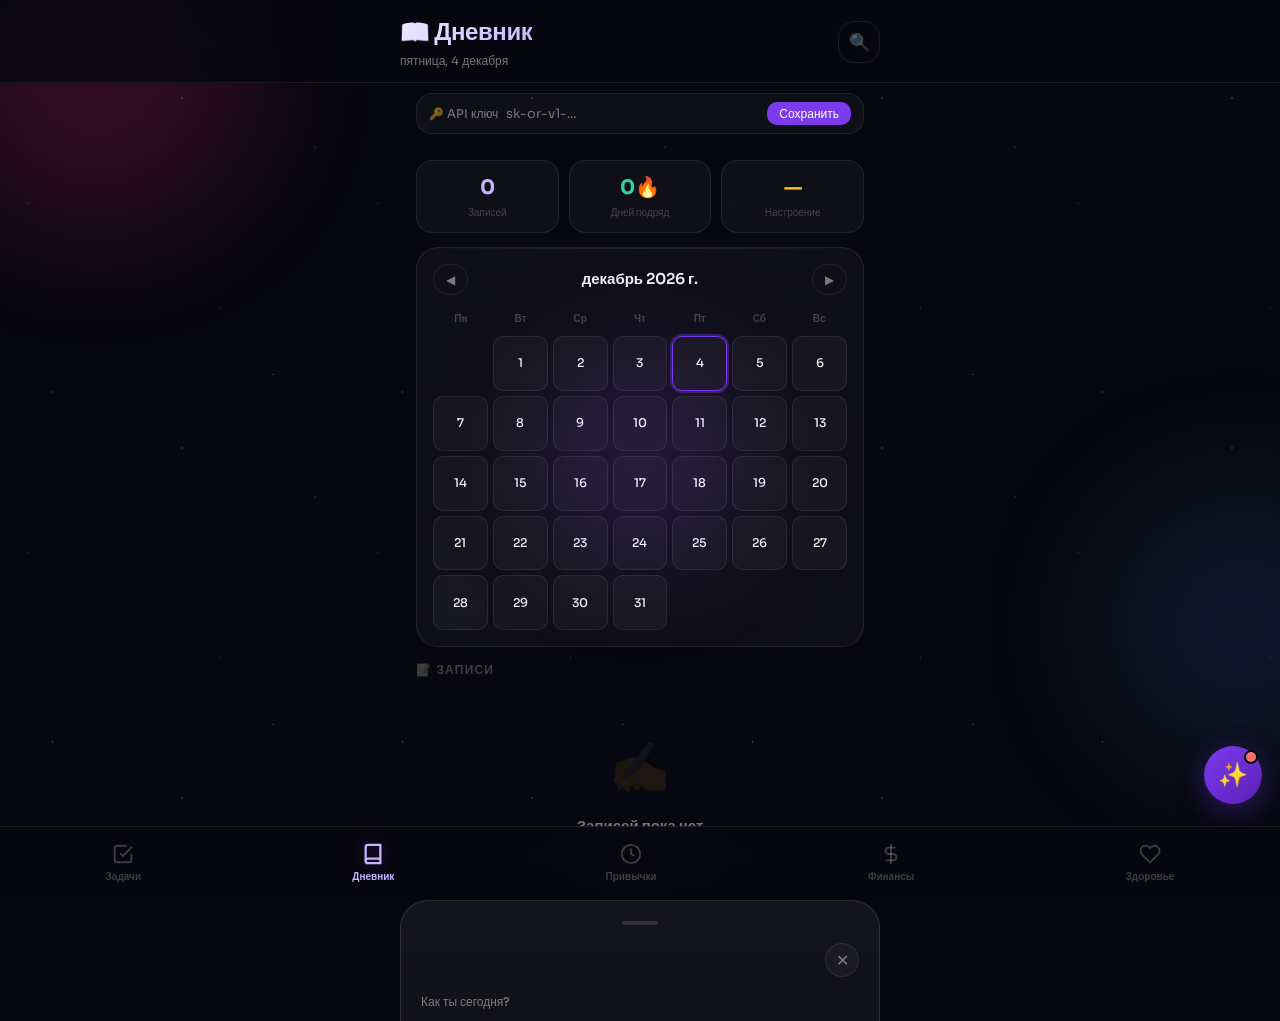
<file: journal_part1.html>
<!DOCTYPE html>
<html lang="ru">
<head>
  <meta charset="UTF-8" />
  <meta name="viewport" content="width=device-width, initial-scale=1.0, maximum-scale=1.0, user-scalable=no, viewport-fit=cover" />
  <meta name="theme-color" content="#07070f" />
  <meta name="apple-mobile-web-app-capable" content="yes" />
  <meta name="apple-mobile-web-app-status-bar-style" content="black-translucent" />
  <title>Life Dashboard — Дневник</title>
  <link rel="preconnect" href="https://fonts.googleapis.com" />
  <link rel="preconnect" href="https://fonts.gstatic.com" crossorigin />
  <link href="https://fonts.googleapis.com/css2?family=Sora:wght@300;400;500;600;700&display=swap" rel="stylesheet" />
  <style>
    :root {
      --bg-base:        #07070f;
      --bg-surface:     rgba(255,255,255,0.035);
      --bg-surface-md:  rgba(255,255,255,0.055);
      --bg-input:       rgba(255,255,255,0.05);
      --border:         rgba(255,255,255,0.08);
      --border-md:      rgba(255,255,255,0.13);
      --text-primary:   #f0ebff;
      --text-secondary: rgba(255,255,255,0.45);
      --text-muted:     rgba(255,255,255,0.22);
      --accent:         #7c3aed;
      --accent-light:   #c4b5fd;
      --accent-glow:    rgba(124,58,237,0.35);
      --success:        #34d399;
      --success-bg:     rgba(52,211,153,0.12);
      --success-border: rgba(52,211,153,0.25);
      --danger:         #f87171;
      --danger-bg:      rgba(248,113,113,0.12);
      --danger-border:  rgba(248,113,113,0.25);
      --warning:        #fbbf24;
      --warning-bg:     rgba(245,158,11,0.12);
      --warning-border: rgba(245,158,11,0.25);
      --info:           #38bdf8;
      --info-bg:        rgba(56,189,248,0.12);
      --orb-j1:         #831843;
      --orb-j2:         #1e3a5f;
      --radius-sm:  10px;
      --radius-md:  16px;
      --radius-lg:  22px;
      --radius-xl:  28px;
      --blur-md:    blur(20px);
      --blur-lg:    blur(40px);
      --transition: all 0.25s cubic-bezier(0.4,0,0.2,1);
      --safe-bottom: env(safe-area-inset-bottom, 20px);
      --font: 'Sora', -apple-system, BlinkMacSystemFont, sans-serif;
    }
    *,*::before,*::after { box-sizing:border-box; margin:0; padding:0; -webkit-tap-highlight-color:transparent; }
    html { font-size:16px; scroll-behavior:smooth; }
    body {
      font-family: var(--font);
      background: var(--bg-base);
      color: var(--text-primary);
      min-height: 100vh;
      min-height: 100dvh;
      padding-bottom: calc(80px + var(--safe-bottom));
      overflow-x: hidden;
      line-height: 1.5;
      -webkit-font-smoothing: antialiased;
    }
    .orb-container { position:fixed; inset:0; pointer-events:none; z-index:0; overflow:hidden; }
    .orb { position:absolute; border-radius:50%; filter:blur(60px); opacity:.35; animation:floatOrb 18s ease-in-out infinite alternate; }
    .orb--1 { width:320px; height:320px; background:var(--orb-j1); top:-10%; left:-5%; animation-delay:-3s; }
    .orb--2 { width:280px; height:280px; background:var(--orb-j2); bottom:15%; right:-8%; animation-delay:-8s; }
    .orb--3 { width:200px; height:200px; background:var(--accent); top:40%; left:50%; transform:translateX(-50%); opacity:.2; animation:pulseOrb 12s ease-in-out infinite; }
    @keyframes floatOrb { 0%{transform:translate(0,0) scale(1)} 100%{transform:translate(25px,-35px) scale(1.08)} }
    @keyframes pulseOrb  { 0%,100%{opacity:.2;transform:translateX(-50%) scale(1)} 50%{opacity:.35;transform:translateX(-50%) scale(1.12)} }
    .stars {
      position:absolute; inset:0;
      background-image:
        radial-gradient(1px 1px at 15% 12%, rgba(255,255,255,.4) 0%, transparent 100%),
        radial-gradient(1px 1px at 78% 7%,  rgba(255,255,255,.3) 0%, transparent 100%),
        radial-gradient(1.5px 1.5px at 52% 28%, rgba(255,255,255,.25) 0%, transparent 100%),
        radial-gradient(1px 1px at 8%  58%, rgba(255,255,255,.2)  0%, transparent 100%),
        radial-gradient(1px 1px at 90% 42%, rgba(255,255,255,.28) 0%, transparent 100%),
        radial-gradient(1px 1px at 63% 88%, rgba(255,255,255,.22) 0%, transparent 100%);
      background-size:350px 350px;
      animation:twinkle 22s linear infinite;
    }
    @keyframes twinkle { 0%{opacity:.6} 50%{opacity:1} 100%{opacity:.6} }
    .page-header {
      position:sticky; top:0; z-index:50;
      background:rgba(7,7,15,.9);
      backdrop-filter:var(--blur-md); -webkit-backdrop-filter:var(--blur-md);
      border-bottom:1px solid var(--border);
      padding:14px 20px 12px;
    }
    .page-header__inner { max-width:480px; margin:0 auto; display:flex; align-items:center; justify-content:space-between; }
    .page-title {
      font-size:24px; font-weight:700; letter-spacing:-.4px;
      background:linear-gradient(135deg,var(--text-primary),var(--accent-light));
      -webkit-background-clip:text; -webkit-text-fill-color:transparent;
    }
    .page-subtitle { color:var(--text-secondary); font-size:12px; margin-top:2px; }
    .header-actions { display:flex; gap:8px; }
    .main { position:relative; z-index:1; max-width:480px; margin:0 auto; padding:16px; }
    .glass-card {
      background:var(--bg-surface);
      backdrop-filter:var(--blur-md); -webkit-backdrop-filter:var(--blur-md);
      border:1px solid var(--border);
      border-radius:var(--radius-lg);
      padding:18px; margin-bottom:14px;
      transition:var(--transition);
      position:relative; overflow:hidden;
    }
    .glass-card::before {
      content:""; position:absolute; top:0; left:0; right:0; height:1px;
      background:linear-gradient(90deg,transparent,rgba(255,255,255,.09),transparent);
      pointer-events:none;
    }
    .glass-card:hover { border-color:var(--border-md); }
    .glass-card--success { background:var(--success-bg); border-color:var(--success-border); }
    .glass-card--danger  { background:var(--danger-bg);  border-color:var(--danger-border); }
    .section-title {
      font-size:12px; font-weight:600; color:var(--text-muted);
      text-transform:uppercase; letter-spacing:.1em;
      margin-bottom:12px; display:flex; align-items:center; gap:8px;
    }
    .section-title span { color:var(--accent-light); }
    .btn {
      display:inline-flex; align-items:center; justify-content:center; gap:6px;
      border:1px solid var(--border); border-radius:var(--radius-md);
      cursor:pointer; font-family:var(--font); font-weight:500;
      transition:var(--transition); background:var(--bg-surface-md);
      color:var(--text-primary); padding:10px 16px; font-size:14px;
    }
    .btn:active { transform:scale(.97); }
    .btn:hover  { border-color:var(--border-md); }
    .btn--primary { background:linear-gradient(135deg,var(--accent),#6d28d9); border-color:var(--accent); color:#fff; box-shadow:0 4px 20px var(--accent-glow); }
    .btn--primary:hover { box-shadow:0 6px 28px var(--accent-glow); }
    .btn--ghost  { background:transparent; border-color:var(--border); color:var(--text-secondary); }
    .btn--ghost:hover { background:var(--bg-surface); color:var(--text-primary); }
    .btn--danger { background:var(--danger-bg); border-color:var(--danger-border); color:var(--danger); }
    .btn--icon   { width:36px; height:36px; padding:0; border-radius:var(--radius-sm); font-size:16px; }
    .btn--icon-lg{ width:42px; height:42px; padding:0; border-radius:var(--radius-md); font-size:18px; }
    .btn--full   { width:100%; }
    .btn--sm     { padding:7px 12px; font-size:12px; }
    .input,.textarea,.select {
      width:100%; padding:12px 14px;
      background:var(--bg-input); border:1px solid var(--border);
      border-radius:var(--radius-md); color:var(--text-primary);
      font-size:15px; font-family:var(--font); transition:var(--transition);
    }
    .input:focus,.textarea:focus,.select:focus {
      outline:none; border-color:var(--accent); box-shadow:0 0 0 3px var(--accent-glow);
    }
    .input::placeholder,.textarea::placeholder { color:var(--text-muted); }
    .textarea { resize:none; min-height:100px; line-height:1.55; }
    .select {
      appearance:none;
      background-image:url("data:image/svg+xml,%3Csvg xmlns='http://www.w3.org/2000/svg' width='14' height='14' viewBox='0 0 24 24' fill='none' stroke='%239ca3af' stroke-width='2'%3E%3Cpolyline points='6 9 12 15 18 9'/%3E%3C/svg%3E");
      background-repeat:no-repeat; background-position:right 12px center; cursor:pointer;
    }
    .select option { background:var(--bg-base); color:var(--text-primary); }
    .form-group { margin-bottom:14px; }
    .form-label { display:block; font-size:12px; color:var(--text-secondary); margin-bottom:6px; font-weight:500; }
    .badge { display:inline-flex; align-items:center; gap:4px; font-size:11px; font-weight:600; padding:3px 8px; border-radius:20px; white-space:nowrap; }
    .badge--accent  { background:rgba(124,58,237,.2); border:1px solid rgba(124,58,237,.3); color:var(--accent-light); }
    .badge--success { background:var(--success-bg); border:1px solid var(--success-border); color:var(--success); }
    .badge--warning { background:var(--warning-bg); border:1px solid var(--warning-border); color:var(--warning); }
    .badge--danger  { background:var(--danger-bg);  border:1px solid var(--danger-border);  color:var(--danger); }
    .badge--muted   { background:var(--bg-surface);  border:1px solid var(--border); color:var(--text-muted); }
    .bottom-nav {
      position:fixed; bottom:0; left:0; right:0;
      background:rgba(7,7,15,.9); backdrop-filter:var(--blur-md); -webkit-backdrop-filter:var(--blur-md);
      border-top:1px solid var(--border);
      display:flex; justify-content:space-around; align-items:center;
      padding:10px 0 calc(10px + var(--safe-bottom)); z-index:100;
    }
    .nav-btn { display:flex; flex-direction:column; align-items:center; gap:4px; text-decoration:none; color:var(--text-muted); padding:6px 12px; border-radius:var(--radius-md); transition:var(--transition); font-size:10px; font-weight:600; background:transparent; border:none; cursor:pointer; }
    .nav-btn svg { width:22px; height:22px; stroke:currentColor; stroke-width:2; fill:none; }
    .nav-btn.active { color:var(--accent-light); }
    .nav-btn.active svg { stroke-width:2.5; filter:drop-shadow(0 0 8px var(--accent-glow)); }
    .toast {
      position:fixed; top:80px; left:50%;
      transform:translateX(-50%) translateY(-20px);
      background:rgba(124,58,237,.22); border:1px solid rgba(124,58,237,.4);
      backdrop-filter:blur(16px); -webkit-backdrop-filter:blur(16px);
      color:var(--accent-light); padding:10px 20px;
      border-radius:24px; font-size:13px; font-weight:500;
      z-index:500; opacity:0; transition:all .3s cubic-bezier(.2,.8,.2,1);
      white-space:nowrap; pointer-events:none;
    }
    .toast.show { opacity:1; transform:translateX(-50%) translateY(0); }
    .toast--success { background:var(--success-bg); border-color:var(--success-border); color:var(--success); }
    .toast--danger  { background:var(--danger-bg);  border-color:var(--danger-border);  color:var(--danger); }
    .toast--info    { background:var(--info-bg); border-color:rgba(56,189,248,.3); color:var(--info); }
    /* === CALENDAR === */
    .cal-nav-row { display:flex; justify-content:space-between; align-items:center; margin-bottom:14px; }
    .cal-month-label { font-size:15px; font-weight:600; }
    .cal-weekdays { display:grid; grid-template-columns:repeat(7,1fr); gap:4px; margin-bottom:8px; }
    .cal-weekdays span { text-align:center; font-size:10px; color:var(--text-muted); font-weight:600; padding:2px 0; }
    .cal-grid { display:grid; grid-template-columns:repeat(7,1fr); gap:5px; }
    .cal-cell {
      aspect-ratio:1; background:var(--bg-surface); border:1px solid var(--border);
      border-radius:var(--radius-sm); display:flex; flex-direction:column;
      align-items:center; justify-content:center;
      cursor:pointer; position:relative; transition:var(--transition);
      overflow:hidden; user-select:none;
    }
    .cal-cell:hover { border-color:var(--accent); background:rgba(124,58,237,.1); transform:scale(1.04); }
    .cal-cell:active { transform:scale(.96); }
    .cal-cell.today { border-color:var(--accent); box-shadow:0 0 0 2px var(--accent-glow); }
    .cal-cell.empty { background:transparent; border:none; cursor:default; pointer-events:none; }
    .cal-cell.has-note .cal-cell__num { color:var(--accent-light); font-weight:700; }
    .cal-cell__num  { font-size:12px; font-weight:500; z-index:2; line-height:1; }
    .cal-cell__bg   { position:absolute; inset:0; z-index:1; }
    .cal-cell__bg img { width:100%; height:100%; object-fit:cover; opacity:.5; }
    .cal-cell__icon { font-size:10px; z-index:2; line-height:1; margin-top:1px; }
    .cal-cell__mood { position:absolute; bottom:1px; right:2px; font-size:9px; z-index:3; }
    .cal-cell__dot  { position:absolute; top:4px; left:50%; transform:translateX(-50%); width:4px; height:4px; border-radius:50%; background:var(--accent-light); z-index:3; }
    .mood-strip { display:flex; gap:6px; margin-top:12px; padding-top:12px; border-top:1px solid var(--border); flex-wrap:wrap; }
    .mood-chip  { font-size:11px; display:flex; align-items:center; gap:4px; padding:4px 8px; background:var(--bg-surface); border:1px solid var(--border); border-radius:20px; }
    /* === SEARCH === */
    .search-wrap { position:relative; margin-bottom:14px; }
    .search-wrap .input { padding-left:38px; }
    .search-icon  { position:absolute; left:13px; top:50%; transform:translateY(-50%); font-size:14px; color:var(--text-muted); pointer-events:none; }
    .search-clear { position:absolute; right:12px; top:50%; transform:translateY(-50%); background:none; border:none; color:var(--text-muted); cursor:pointer; font-size:14px; display:none; }
    .search-clear.visible { display:block; }
    /* === NOTE CARDS === */
    .notes-list { display:flex; flex-direction:column; gap:12px; }
    .note-card {
      background:var(--bg-surface); border:1px solid var(--border);
      border-radius:var(--radius-lg); padding:16px;
      animation:fadeIn .22s ease; transition:var(--transition);
    }
    .note-card:hover { border-color:var(--border-md); transform:translateY(-1px); }
    .note-card__header { display:flex; justify-content:space-between; align-items:center; margin-bottom:10px; gap:8px; }
    .note-card__date   { font-size:13px; font-weight:600; color:var(--accent-light); flex:1; }
    .note-card__mood   { font-size:1.35rem; flex-shrink:0; }
    .note-card__text   { font-size:13px; color:var(--text-secondary); white-space:pre-wrap; line-height:1.65; margin-bottom:8px; display:-webkit-box; -webkit-line-clamp:4; -webkit-box-orient:vertical; overflow:hidden; }
    .note-card__text.expanded { -webkit-line-clamp:unset; }
    .note-card__expand { font-size:11px; color:var(--accent-light); background:none; border:none; cursor:pointer; font-family:var(--font); padding:0; margin-bottom:8px; }
    .note-card__media  { display:grid; grid-template-columns:repeat(auto-fill,minmax(68px,1fr)); gap:6px; margin-top:8px; }
    .note-media-item   { aspect-ratio:1; border-radius:var(--radius-sm); overflow:hidden; background:var(--bg-surface-md); }
    .note-media-item img,.note-media-item video { width:100%; height:100%; object-fit:cover; display:block; }
    .note-media-item audio { width:100%; height:36px; }
    .note-card__footer { display:flex; justify-content:space-between; align-items:center; margin-top:10px; border-top:1px solid var(--border); padding-top:8px; }
    .note-del-btn  { background:none; border:none; color:var(--text-muted); font-size:11px; cursor:pointer; padding:4px 6px; border-radius:var(--radius-sm); transition:var(--transition); font-family:var(--font); display:flex; align-items:center; gap:4px; }
    .note-del-btn:hover  { background:var(--danger-bg); color:var(--danger); }
    .note-edit-btn { background:none; border:none; color:var(--text-muted); font-size:11px; cursor:pointer; padding:4px 6px; border-radius:var(--radius-sm); transition:var(--transition); font-family:var(--font); display:flex; align-items:center; gap:4px; }
    .note-edit-btn:hover { background:rgba(124,58,237,.15); color:var(--accent-light); }
    /* === EMPTY === */
    .empty-state { text-align:center; padding:40px 20px; color:var(--text-muted); }
    .empty-state__icon  { font-size:48px; opacity:.4; display:block; margin-bottom:12px; }
    .empty-state__title { font-size:15px; font-weight:600; color:var(--text-secondary); margin-bottom:6px; }
    .empty-state__text  { font-size:13px; line-height:1.6; }
    /* === STATS ROW === */
    .stats-row { display:grid; grid-template-columns:repeat(3,1fr); gap:10px; margin-bottom:14px; }
    .stat-pill  { background:var(--bg-surface); border:1px solid var(--border); border-radius:var(--radius-md); padding:12px 8px; text-align:center; }
    .stat-pill__val   { font-size:20px; font-weight:700; }
    .stat-pill__label { font-size:10px; color:var(--text-muted); margin-top:2px; }
    .stat-pill__val--accent  { color:var(--accent-light); }
    .stat-pill__val--success { color:var(--success); }
    .stat-pill__val--warning { color:var(--warning); }
  /* === EDITOR PANEL === */
    .editor-overlay {
      position:fixed; inset:0; background:rgba(0,0,0,.65);
      backdrop-filter:blur(6px); -webkit-backdrop-filter:blur(6px);
      z-index:140; opacity:0; pointer-events:none; transition:opacity .3s;
    }
    .editor-overlay.active { opacity:1; pointer-events:auto; }
    .editor-panel {
      position:fixed; bottom:0; left:0; right:0;
      background:linear-gradient(180deg,var(--bg-surface-md) 0%,var(--bg-base) 100%);
      border:1px solid var(--border-md);
      border-radius:var(--radius-xl) var(--radius-xl) 0 0;
      padding:20px 20px 32px;
      transform:translateY(100%);
      transition:transform .35s cubic-bezier(.2,.8,.2,1);
      z-index:150; max-height:92vh; overflow-y:auto;
    }
    .editor-panel.open { transform:translateY(0); }
    .editor-content { max-width:480px; margin:0 auto; }
    .editor-handle  { width:36px; height:4px; background:var(--border-md); border-radius:4px; margin:0 auto 18px; }
    .editor-header  { display:flex; justify-content:space-between; align-items:center; margin-bottom:16px; }
    .editor-date-lbl { font-size:17px; font-weight:700; }
    .editor-close-btn {
      background:var(--bg-surface); border:1px solid var(--border); color:var(--text-secondary);
      width:34px; height:34px; border-radius:50%; cursor:pointer; font-size:16px;
      display:flex; align-items:center; justify-content:center; transition:var(--transition);
    }
    .editor-close-btn:hover { background:var(--danger-bg); border-color:var(--danger-border); color:var(--danger); }
    .mood-selector  { display:flex; justify-content:space-around; margin-bottom:14px; }
    .mood-btn {
      font-size:1.9rem; background:transparent; border:2px solid transparent;
      width:50px; height:50px; border-radius:50%; cursor:pointer;
      transition:var(--transition); display:flex; align-items:center; justify-content:center;
    }
    .mood-btn:hover { background:var(--bg-surface-md); transform:scale(1.1); }
    .mood-btn.selected { border-color:var(--accent); background:rgba(124,58,237,.15); transform:scale(1.15); }
    .tags-row  { display:flex; gap:6px; flex-wrap:wrap; margin-bottom:12px; }
    .tag-chip  { padding:5px 10px; background:var(--bg-input); border:1px solid var(--border); border-radius:20px; font-size:12px; cursor:pointer; transition:var(--transition); font-family:var(--font); color:var(--text-secondary); }
    .tag-chip:hover,.tag-chip.active { background:rgba(124,58,237,.18); border-color:rgba(124,58,237,.4); color:var(--accent-light); }
    .media-toolbar { display:flex; gap:8px; margin-bottom:10px; }
    .media-btn {
      flex:1; padding:9px 4px; background:var(--bg-input); border:1px solid var(--border);
      color:var(--text-secondary); border-radius:var(--radius-sm);
      font-size:12px; cursor:pointer; display:flex; align-items:center; justify-content:center; gap:4px;
      transition:var(--transition); font-family:var(--font);
    }
    .media-btn:hover { border-color:var(--accent); color:var(--accent-light); }
    .media-btn.recording { background:var(--danger-bg); border-color:var(--danger-border); color:var(--danger); animation:pulseBtn 1.5s infinite; }
    @keyframes pulseBtn { 0%,100%{transform:scale(1)} 50%{transform:scale(1.03)} }
    .media-preview { display:flex; gap:8px; flex-wrap:wrap; margin-bottom:10px; }
    .preview-item  { width:58px; height:58px; border-radius:var(--radius-sm); overflow:hidden; background:var(--bg-input); position:relative; border:1px solid var(--border); }
    .preview-item img,.preview-item video { width:100%; height:100%; object-fit:cover; display:block; }
    .preview-item audio { width:100%; height:100%; }
    .remove-preview {
      position:absolute; top:2px; right:2px; width:16px; height:16px;
      background:rgba(0,0,0,.85); color:#fff; border:none; border-radius:50%;
      cursor:pointer; font-size:8px; display:flex; align-items:center; justify-content:center; z-index:2;
    }
    /* === AI FAB === */
    #ai-fab {
      position:fixed; bottom:calc(80px + var(--safe-bottom) + 16px); right:18px;
      width:58px; height:58px; border-radius:50%;
      background:linear-gradient(135deg,#7c3aed,#5b21b6);
      border:none; cursor:pointer; z-index:90;
      display:flex; align-items:center; justify-content:center;
      box-shadow:0 6px 28px var(--accent-glow); transition:var(--transition);
      font-size:24px; color:#fff;
    }
    #ai-fab:hover  { transform:scale(1.1) rotate(5deg); box-shadow:0 8px 36px var(--accent-glow); }
    #ai-fab:active { transform:scale(.93); }
    .ai-fab-dot {
      position:absolute; top:4px; right:4px;
      width:14px; height:14px; border-radius:50%;
      background:var(--danger); border:2.5px solid var(--bg-base); display:none;
    }
    .ai-fab-dot.on { display:block; animation:pulseDot 2s infinite; }
    @keyframes pulseDot { 0%,100%{transform:scale(1);opacity:1} 50%{transform:scale(1.3);opacity:.7} }
    /* === AI PANEL === */
    #ai-panel {
      position:fixed; inset:0; z-index:500;
      background:var(--bg-base);
      transform:translateX(105%);
      transition:transform .38s cubic-bezier(.2,.8,.2,1);
      display:flex; flex-direction:column; overflow:hidden;
    }
    #ai-panel.open { transform:translateX(0); }
    .ai-orb { position:fixed; border-radius:50%; filter:blur(80px); pointer-events:none; z-index:0; }
    .ai-orb-1 { width:300px; height:300px; background:var(--orb-j1); opacity:.12; top:-80px; left:-60px; }
    .ai-orb-2 { width:260px; height:260px; background:#5b21b6; opacity:.1; bottom:100px; right:-50px; }
    .ai-header {
      background:rgba(7,7,15,.92); backdrop-filter:blur(24px); -webkit-backdrop-filter:blur(24px);
      border-bottom:1px solid var(--border);
      padding:13px 16px; display:flex; align-items:center; gap:12px;
      flex-shrink:0; position:relative; z-index:2;
    }
    .ai-back-btn {
      width:36px; height:36px; border-radius:var(--radius-sm);
      background:var(--bg-surface); border:1px solid var(--border);
      color:var(--text-primary); font-size:17px; cursor:pointer;
      display:flex; align-items:center; justify-content:center; flex-shrink:0; transition:var(--transition);
    }
    .ai-back-btn:hover { border-color:var(--border-md); }
    .ai-avatar {
      width:42px; height:42px; border-radius:50%;
      background:linear-gradient(135deg,var(--accent),#5b21b6);
      display:flex; align-items:center; justify-content:center;
      font-size:20px; flex-shrink:0; box-shadow:0 0 18px var(--accent-glow);
    }
    .ai-header-info { flex:1; min-width:0; }
    .ai-name   { font-size:15px; font-weight:700; }
    .ai-status { font-size:11px; color:var(--success); margin-top:1px; transition:color .2s; }
    .ai-status.typing { color:var(--accent-light); }
    .ai-header-actions { display:flex; gap:6px; }
    .ai-icon-btn {
      width:32px; height:32px; border-radius:var(--radius-sm);
      background:var(--bg-surface); border:1px solid var(--border);
      color:var(--text-muted); font-size:14px; cursor:pointer;
      display:flex; align-items:center; justify-content:center; transition:var(--transition);
    }
    .ai-icon-btn.danger:hover { border-color:var(--danger-border); color:var(--danger); background:var(--danger-bg); }
    .ai-messages {
      flex:1; overflow-y:auto; padding:14px 16px;
      display:flex; flex-direction:column; gap:12px;
      scroll-behavior:smooth; position:relative; z-index:1;
    }
    .ai-messages::-webkit-scrollbar { width:3px; }
    .ai-messages::-webkit-scrollbar-thumb { background:var(--border-md); border-radius:3px; }
    .msg { display:flex; gap:8px; max-width:90%; animation:fadeIn .2s ease; }
    .msg.user { align-self:flex-end; flex-direction:row-reverse; }
    .msg.ai   { align-self:flex-start; }
    .msg__av  {
      width:28px; height:28px; border-radius:50%; flex-shrink:0;
      display:flex; align-items:center; justify-content:center; font-size:12px; margin-top:auto;
    }
    .msg.ai   .msg__av { background:linear-gradient(135deg,var(--accent),#5b21b6); box-shadow:0 0 8px var(--accent-glow); }
    .msg.user .msg__av { background:var(--bg-surface-md); border:1px solid var(--border); }
    .msg__bubble { padding:10px 13px; border-radius:var(--radius-md); font-size:14px; line-height:1.6; word-break:break-word; }
    .msg.ai   .msg__bubble { background:var(--bg-surface); border:1px solid var(--border); border-bottom-left-radius:4px; }
    .msg.user .msg__bubble { background:linear-gradient(135deg,var(--accent),#6d28d9); color:#fff; border-bottom-right-radius:4px; }
    .msg__time { font-size:10px; color:var(--text-muted); margin-top:4px; padding:0 2px; }
    .msg.user .msg__time { text-align:right; }
    .typing-wrap   { align-self:flex-start; display:flex; gap:8px; animation:fadeIn .2s ease; }
    .typing-bubble { padding:11px 14px; background:var(--bg-surface); border:1px solid var(--border); border-radius:var(--radius-md); border-bottom-left-radius:4px; display:flex; gap:5px; align-items:center; }
    .typing-dot    { width:7px; height:7px; border-radius:50%; background:var(--accent-light); opacity:.4; animation:typingBounce 1.4s infinite; }
    .typing-dot:nth-child(2) { animation-delay:.2s; }
    .typing-dot:nth-child(3) { animation-delay:.4s; }
    @keyframes typingBounce { 0%,60%,100%{transform:translateY(0);opacity:.4} 30%{transform:translateY(-8px);opacity:1} }
    .date-sep { display:flex; align-items:center; gap:10px; font-size:11px; color:var(--text-muted); margin:4px 0; }
    .date-sep::before,.date-sep::after { content:""; flex:1; height:1px; background:var(--border); }
    .ai-quick-chips { display:flex; flex-wrap:wrap; gap:8px; padding:10px 16px 4px; }
    .ai-chip {
      padding:7px 13px; background:var(--bg-surface); border:1px solid var(--border);
      border-radius:20px; font-size:12px; font-weight:500; cursor:pointer;
      color:var(--text-secondary); transition:var(--transition); font-family:var(--font);
    }
    .ai-chip:hover { border-color:var(--accent); color:var(--accent-light); background:rgba(124,58,237,.1); }
    .ai-welcome { text-align:center; padding:32px 20px 20px; }
    .ai-welcome__avatar { width:72px; height:72px; border-radius:50%; background:linear-gradient(135deg,var(--accent),#5b21b6); display:flex; align-items:center; justify-content:center; font-size:32px; margin:0 auto 14px; box-shadow:0 0 28px var(--accent-glow); }
    .ai-welcome__name { font-size:20px; font-weight:700; margin-bottom:8px; }
    .ai-welcome__desc { font-size:13px; color:var(--text-secondary); line-height:1.65; max-width:300px; margin:0 auto 18px; }
    .ai-welcome__features { display:flex; flex-direction:column; gap:8px; text-align:left; }
    .ai-feature { display:flex; align-items:center; gap:10px; background:var(--bg-surface); border:1px solid var(--border); border-radius:var(--radius-md); padding:10px 12px; font-size:12px; color:var(--text-secondary); }
    .ai-feature__icon { font-size:16px; flex-shrink:0; }
    .ai-input-area {
      padding:10px 16px calc(12px + var(--safe-bottom));
      border-top:1px solid var(--border);
      background:rgba(7,7,15,.92); backdrop-filter:blur(20px);
      flex-shrink:0; position:relative; z-index:2;
    }
    .ai-ctx-hint { min-height:20px; margin-bottom:6px; font-size:11px; color:var(--text-muted); }
    .ai-ctx-chip { display:inline-flex; align-items:center; gap:5px; background:var(--bg-surface); border:1px solid var(--border); border-radius:20px; padding:3px 10px; }
    .ai-input-row { display:flex; gap:10px; align-items:flex-end; }
    .ai-textarea {
      flex:1; background:var(--bg-input); border:1px solid var(--border);
      border-radius:var(--radius-md); color:var(--text-primary);
      font-size:15px; font-family:var(--font); padding:11px 13px;
      resize:none; min-height:44px; max-height:120px;
      outline:none; transition:var(--transition); line-height:1.45;
    }
    .ai-textarea:focus { border-color:var(--accent); box-shadow:0 0 0 3px var(--accent-glow); }
    .ai-textarea::placeholder { color:var(--text-muted); }
    .ai-send-btn {
      width:44px; height:44px; border-radius:var(--radius-md);
      background:linear-gradient(135deg,var(--accent),#6d28d9);
      border:none; cursor:pointer; display:flex; align-items:center; justify-content:center;
      font-size:19px; color:#fff; box-shadow:0 4px 16px var(--accent-glow);
      transition:var(--transition); flex-shrink:0;
    }
    .ai-send-btn:hover  { box-shadow:0 6px 24px var(--accent-glow); }
    .ai-send-btn:active { transform:scale(.94); }
    .ai-send-btn:disabled { opacity:.4; cursor:not-allowed; transform:none; }
    @keyframes fadeIn { from{opacity:0;transform:translateY(6px)} to{opacity:1;transform:translateY(0)} }
    @media(min-width:481px) {
      .editor-panel { max-width:480px; left:50%; transform:translateX(-50%) translateY(100%); border-radius:var(--radius-xl); }
      .editor-panel.open { transform:translateX(-50%) translateY(0); }
    }
  </style>
</head>
<body>

<div class="orb-container">
  <div class="orb orb--1"></div>
  <div class="orb orb--2"></div>
  <div class="orb orb--3"></div>
  <div class="stars"></div>
</div>

<div class="toast" id="toast"></div>

<header class="page-header">
  <div class="page-header__inner">
    <div>
      <div class="page-title">📖 Дневник</div>
      <div class="page-subtitle" id="headerDate"></div>
    </div>
    <div class="header-actions">
      <button class="btn btn--icon btn--icon-lg btn--ghost" id="searchToggleBtn" title="Поиск" style="font-size:17px;">🔍</button>
    </div>
  </div>
</header>

<!-- Блок для ввода API ключа -->
<div style="max-width:480px;margin:10px auto;padding:0 16px;">
  <div style="display:flex;gap:8px;background:var(--bg-surface);border:1px solid var(--border);border-radius:var(--radius-md);padding:8px 12px;align-items:center;">
    <span style="font-size:12px;color:var(--text-secondary);white-space:nowrap;">🔑 API ключ</span>
    <input id="apiKeyInput" type="password" placeholder="sk-or-v1-..." style="flex:1;background:transparent;border:none;color:var(--text-primary);font-family:var(--font);font-size:13px;outline:none;" />
    <button id="apiKeySaveBtn" style="background:var(--accent);border:none;color:#fff;padding:4px 12px;border-radius:var(--radius-sm);font-size:12px;cursor:pointer;font-family:var(--font);">Сохранить</button>
  </div>
</div>

<main class="main">

  <div class="search-wrap" id="searchWrap" style="display:none;">
    <span class="search-icon">🔍</span>
    <input class="input" type="search" id="searchInput" placeholder="Поиск по записям…" autocomplete="off">
    <button class="search-clear" id="searchClear">✕</button>
  </div>

  <div class="stats-row">
    <div class="stat-pill">
      <div class="stat-pill__val stat-pill__val--accent" id="statTotal">0</div>
      <div class="stat-pill__label">Записей</div>
    </div>
    <div class="stat-pill">
      <div class="stat-pill__val stat-pill__val--success" id="statStreak">0🔥</div>
      <div class="stat-pill__label">Дней подряд</div>
    </div>
    <div class="stat-pill">
      <div class="stat-pill__val stat-pill__val--warning" id="statMood">—</div>
      <div class="stat-pill__label">Настроение</div>
    </div>
  </div>

  <div class="glass-card" style="padding:16px;">
    <div class="cal-nav-row">
      <button class="btn btn--ghost btn--sm" id="calPrev">◀</button>
      <span class="cal-month-label" id="calMonth"></span>
      <button class="btn btn--ghost btn--sm" id="calNext">▶</button>
    </div>
    <div class="cal-weekdays">
      <span>Пн</span><span>Вт</span><span>Ср</span><span>Чт</span><span>Пт</span><span>Сб</span><span>Вс</span>
    </div>
    <div class="cal-grid" id="calGrid"></div>
    <div class="mood-strip" id="moodStrip"></div>
  </div>

  <div class="section-title" style="margin-top:4px;">📝 Записи <span id="notesCount"></span></div>
  <div class="notes-list" id="notesList"></div>
  <div class="empty-state" id="notesEmpty" style="display:none;">
    <span class="empty-state__icon">✍️</span>
    <div class="empty-state__title">Записей пока нет</div>
    <p class="empty-state__text">Нажмите на любую дату в календаре,<br>чтобы добавить запись</p>
  </div>

</main>

<button id="ai-fab" title="Алиса — твой наставник">
  ✨
  <span class="ai-fab-dot" id="aiFabDot"></span>
</button>
<div id="ai-panel">
  <div class="ai-orb ai-orb-1"></div>
  <div class="ai-orb ai-orb-2"></div>
  <div class="ai-header">
    <button class="ai-back-btn" id="aiBackBtn" onclick="window.closeAIChat()">←</button>
    <div class="ai-avatar">✨</div>
    <div class="ai-header-info">
      <div class="ai-name">Алиса</div>
      <div class="ai-status" id="aiStatus">● онлайн</div>
    </div>
    <div class="ai-header-actions">
      <button class="ai-icon-btn danger" id="aiClearBtn" title="Очистить историю" onclick="window.clearAIHistory()">🗑</button>
    </div>
  </div>
  <div class="ai-messages" id="aiMessages"></div>
  <div class="ai-quick-chips" id="aiQuickChips" style="display:none;">
    <button class="ai-chip" onclick="window.sendQuick('Как я себя чувствую последнее время?')">Моё состояние</button>
    <button class="ai-chip" onclick="window.sendQuick('Проанализируй мои привычки и задачи')">Привычки и задачи</button>
    <button class="ai-chip" onclick="window.sendQuick('Что ты замечаешь в моём дневнике за последние недели?')">Анализ дневника</button>
    <button class="ai-chip" onclick="window.sendQuick('Дай мне совет на сегодня')">Совет на день</button>
  </div>
  <div class="ai-input-area">
    <div style="min-height:18px;margin-bottom:6px;" id="aiCtxHint"></div>
    <div class="ai-input-row">
      <textarea class="ai-textarea" id="aiTextarea" placeholder="Напиши Алисе…" rows="1"></textarea>
      <button class="ai-send-btn" id="aiSendBtn" onclick="window.sendAIMessage()">➤</button>
    </div>
  </div>
</div>


<div class="editor-overlay" id="editorOverlay"></div>
<div class="editor-panel" id="editorPanel">
  <div class="editor-content">
    <div class="editor-handle"></div>
    <div class="editor-header">
      <span class="editor-date-lbl" id="editorDate"></span>
      <button class="editor-close-btn" id="editorCloseBtn" onclick="window.closeEditor()">✕</button>
    </div>
    <div class="form-label" style="margin-bottom:8px;">Как ты сегодня?</div>
    <div class="mood-selector">
      <button class="mood-btn" data-mood="🤩">🤩</button>
      <button class="mood-btn" data-mood="😊">😊</button>
      <button class="mood-btn" data-mood="😐">😐</button>
      <button class="mood-btn" data-mood="😢">😢</button>
      <button class="mood-btn" data-mood="😡">😡</button>
    </div>
    <div class="form-label" style="margin-bottom:6px;">Теги</div>
    <div class="tags-row" id="tagsRow">
      <button class="tag-chip" data-tag="работа">💼 работа</button>
      <button class="tag-chip" data-tag="здоровье">💊 здоровье</button>
      <button class="tag-chip" data-tag="семья">👨‍👩‍👧 семья</button>
      <button class="tag-chip" data-tag="отношения">❤️ отношения</button>
      <button class="tag-chip" data-tag="спорт">🏃 спорт</button>
      <button class="tag-chip" data-tag="планы">📌 планы</button>
    </div>
    <div class="media-toolbar">
      <button class="media-btn" id="btnPhoto">📷 Фото</button>
      <button class="media-btn" id="btnVideo">🎥 Видео</button>
      <button class="media-btn" id="btnAudio">🎤 Голос</button>
    </div>
    <div class="media-preview" id="mediaPreview"></div>
    <div class="form-group">
      <textarea id="noteText" class="textarea" placeholder="Запишите, как прошёл этот день… Что чувствуете, что произошло, о чём думаете." style="min-height:120px;"></textarea>
    </div>
    <button id="saveNoteBtn" class="btn btn--primary btn--full" onclick="window.saveNote()">💾 Сохранить запись</button>
  </div>
</div>

<nav class="bottom-nav">
  <a href="tasks.html" class="nav-btn">
    <svg viewBox="0 0 24 24"><path d="M9 11l3 3L22 4"/><path d="M21 12v7a2 2 0 0 1-2 2H5a2 2 0 0 1-2-2V5a2 2 0 0 1 2-2h11"/></svg>
    <span>Задачи</span>
  </a>
  <a href="journal.html" class="nav-btn active">
    <svg viewBox="0 0 24 24"><path d="M4 19.5A2.5 2.5 0 0 1 6.5 17H20"/><path d="M6.5 2H20v20H6.5A2.5 2.5 0 0 1 4 19.5v-15A2.5 2.5 0 0 1 6.5 2z"/></svg>
    <span>Дневник</span>
  </a>
  <a href="habits.html" class="nav-btn">
    <svg viewBox="0 0 24 24"><circle cx="12" cy="12" r="10"/><polyline points="12 6 12 12 16 14"/></svg>
    <span>Привычки</span>
  </a>
  <a href="finance.html" class="nav-btn">
    <svg viewBox="0 0 24 24"><line x1="12" y1="1" x2="12" y2="23"/><path d="M17 5H9.5a3.5 3.5 0 0 0 0 7h5a3.5 3.5 0 0 1 0 7H6"/></svg>
    <span>Финансы</span>
  </a>
  <a href="health.html" class="nav-btn">
    <svg viewBox="0 0 24 24"><path d="M20.84 4.61a5.5 5.5 0 0 0-7.78 0L12 5.67l-1.06-1.06a5.5 5.5 0 0 0-7.78 7.78l1.06 1.06L12 21.23l7.78-7.78 1.06-1.06a5.5 5.5 0 0 0 0-7.78z"/></svg>
    <span>Здоровье</span>
  </a>
</nav>

<input type="file" id="fileInput" style="display:none;" />

<script>
(function () {
  'use strict';

  /* ─── CONFIG ─── */
// Функция для получения ключа из localStorage или дефолтного (устаревшего)
function getApiKey() {
  return localStorage.getItem('openrouter_key') || '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';
}  const OR_URL   = 'https://openrouter.ai/api/v1/chat/completions';
  const OR_MODEL = 'anthropic/claude-3.5-sonnet';

  /* ─── UTILS ─── */
  const $ = s => document.querySelector(s);
  const $$ = s => document.querySelectorAll(s);
  const esc = s => String(s).replace(/[&<>"']/g, c => ({'&':'&amp;','<':'&lt;','>':'&gt;','"':'&quot;',"'":'&#039;'}[c]));
  const todayISO = () => {
    const d = new Date();
    return d.getFullYear()+'-'+String(d.getMonth()+1).padStart(2,'0')+'-'+String(d.getDate()).padStart(2,'0');
  };
  const fmtLong  = ds => new Date(ds+'T00:00:00').toLocaleDateString('ru-RU',{day:'numeric',month:'long',year:'numeric'});
  const fmtShort = ds => new Date(ds+'T00:00:00').toLocaleDateString('ru-RU',{day:'numeric',month:'long'});
  const fmtTime  = ts => new Date(ts).toLocaleTimeString('ru-RU',{hour:'2-digit',minute:'2-digit'});

  let toastTimer = null;
  function showToast(msg, type) {
    const el = $('#toast');
    el.textContent = msg;
    el.className = 'toast' + (type ? ' toast--'+type : '');
    el.classList.add('show');
    clearTimeout(toastTimer);
    toastTimer = setTimeout(() => el.classList.remove('show'), 2800);
  }

  /* ─── STORAGE ─── */
  const NOTES_KEY = 'ld_notes';
  const AI_KEY    = 'lifeDashboard_ai_memory';
  const defAIMem  = () => ({ conversations:[], userProfile:'', plans:'', lastProactiveDate:'', hasUnread:false });
  const loadNotes = () => { try { return JSON.parse(localStorage.getItem(NOTES_KEY))||{notes:[]}; } catch { return {notes:[]}; } };
  const loadAIMem = () => { try { return JSON.parse(localStorage.getItem(AI_KEY))||defAIMem(); } catch { return defAIMem(); } };
  const saveNotes = data => {
    try { localStorage.setItem(NOTES_KEY, JSON.stringify(data)); return true; }
    catch(e) { if(e.name==='QuotaExceededError') alert('Хранилище заполнено.'); return false; }
  };
  const saveAIMem = mem => {
    try { localStorage.setItem(AI_KEY, JSON.stringify(mem)); }
    catch(e) {
      if(e.name==='QuotaExceededError') {
        mem.conversations = mem.conversations.slice(-20);
        try { localStorage.setItem(AI_KEY, JSON.stringify(mem)); } catch {}
      }
    }
  };

  /* ─── STATE ─── */
  let notes       = loadNotes().notes;
  let viewDate    = new Date();
  let selDate     = null;
  let curMood     = '';
  let curTags     = [];
  let pendMedia   = [];
  let recorder    = null;
  let audioChunks = [];
  let isRec       = false;
  let searchQuery = '';
  let aiLoading   = false;

  /* ─── HEADER ─── */
  $('#headerDate').textContent = new Date().toLocaleDateString('ru-RU',{weekday:'long',day:'numeric',month:'long'});


  /* ═══ JOURNAL ═══ */
  function compressImg(file, cb) {
    const r = new FileReader();
    r.onload = e => {
      const img = new Image();
      img.onload = () => {
        const canvas = document.createElement('canvas');
        const MAX=600, sc=Math.min(1,MAX/img.width,MAX/img.height);
        canvas.width=Math.round(img.width*sc); canvas.height=Math.round(img.height*sc);
        canvas.getContext('2d').drawImage(img,0,0,canvas.width,canvas.height);
        cb(canvas.toDataURL('image/jpeg',0.68));
      };
      img.src = e.target.result;
    };
    r.readAsDataURL(file);
  }

  function calcStreak() {
    if(!notes.length) return 0;
    const dates = [...new Set(notes.map(n=>n.date))].sort().reverse();
    let streak=0;
    const cursor = new Date(); cursor.setHours(0,0,0,0);
    for(const ds of dates) {
      const d = new Date(ds+'T00:00:00');
      const diff = Math.round((cursor-d)/86400000);
      if(diff===0||diff===streak) { streak++; cursor.setDate(cursor.getDate()-1); }
      else if(diff>1) break;
    }
    return streak;
  }

  function dominantMood() {
    const recent = notes.slice(-7).filter(n=>n.mood);
    if(!recent.length) return '—';
    const freq={};
    recent.forEach(n=>{ freq[n.mood]=(freq[n.mood]||0)+1; });
    return Object.entries(freq).sort((a,b)=>b[1]-a[1])[0][0];
  }

  function updateStats() {
    $('#statTotal').textContent  = notes.length;
    $('#statStreak').textContent = calcStreak()+'🔥';
    $('#statMood').textContent   = dominantMood();
  }

  function renderCalendar() {
    const grid=$('#calGrid'), lbl=$('#calMonth');
    if(!grid||!lbl) return;
    const y=viewDate.getFullYear(), m=viewDate.getMonth();
    lbl.textContent = new Intl.DateTimeFormat('ru-RU',{month:'long',year:'numeric'}).format(viewDate);
    const fdow=(new Date(y,m,1).getDay()+6)%7, dmax=new Date(y,m+1,0).getDate(), today=todayISO();
    grid.innerHTML='';
    for(let i=0;i<fdow;i++){const el=document.createElement('div');el.className='cal-cell empty';grid.appendChild(el);}
    for(let d=1;d<=dmax;d++){
      const ds=y+'-'+String(m+1).padStart(2,'0')+'-'+String(d).padStart(2,'0');
      const note=notes.find(n=>n.date===ds);
      const el=document.createElement('div');
      el.className='cal-cell'+(ds===today?' today':'')+(note?' has-note':'');
      let inner='<span class="cal-cell__num">'+d+'</span>';
      if(note){
        if(note.mood) inner+='<span class="cal-cell__mood">'+note.mood+'</span>';
        if(note.media&&note.media.length){
          const m0=note.media[0];
          if(m0.type==='image') inner='<div class="cal-cell__bg"><img src="'+m0.src+'" alt=""></div>'+inner;
          else if(m0.type==='video') inner+='<span class="cal-cell__icon">🎥</span>';
          else inner+='<span class="cal-cell__icon">🎤</span>';
        }
        inner+='<div class="cal-cell__dot"></div>';
      }
      el.innerHTML=inner;
      el.addEventListener('click',()=>openEditor(ds));
      grid.appendChild(el);
    }
    renderMoodStrip();
  }

  function renderMoodStrip() {
    const strip=$('#moodStrip');
    if(!strip) return;
    const moods=[];
    for(let i=6;i>=0;i--){
      const d=new Date(); d.setDate(d.getDate()-i);
      const ds=d.getFullYear()+'-'+String(d.getMonth()+1).padStart(2,'0')+'-'+String(d.getDate()).padStart(2,'0');
      const note=notes.find(n=>n.date===ds);
      if(note&&note.mood) moods.push(note.mood);
    }
    if(!moods.length){strip.innerHTML='';strip.style.display='none';return;}
    strip.style.display='flex';
    strip.innerHTML='<span style="font-size:11px;color:var(--text-muted);margin-right:4px;">7 дней:</span>'+
      moods.map(m=>'<span class="mood-chip">'+m+'</span>').join('');
  }

  function renderNotesList() {
    const list=$('#notesList'), empty=$('#notesEmpty'), countEl=$('#notesCount');
    if(!list) return;
    list.innerHTML='';
    let filtered=[...notes].sort((a,b)=>new Date(b.date)-new Date(a.date));
    if(searchQuery){
      const q=searchQuery.toLowerCase();
      filtered=filtered.filter(n=>
        (n.text&&n.text.toLowerCase().includes(q))||
        (n.date&&n.date.includes(q))||
        (n.tags&&n.tags.some(t=>t.includes(q)))||
        (n.mood&&n.mood.includes(q))
      );
    }
    if(countEl) countEl.textContent=filtered.length>0?'('+filtered.length+')':'';
    if(!filtered.length){
      empty.style.display='block';
      empty.querySelector('.empty-state__title').textContent=searchQuery?'Ничего не найдено':'Записей пока нет';
      return;
    }
    empty.style.display='none';
    filtered.forEach(note=>{
      const card=document.createElement('div');
      card.className='note-card';
      let mediaHtml='';
      if(note.media&&note.media.length){
        mediaHtml='<div class="note-card__media">'+note.media.map(m=>{
          if(m.type==='image') return '<div class="note-media-item"><img src="'+m.src+'" loading="lazy"></div>';
          if(m.type==='video') return '<div class="note-media-item"><video controls src="'+m.src+'"></video></div>';
          return '<div class="note-media-item"><audio controls src="'+m.src+'"></audio></div>';
        }).join('')+'</div>';
      }
      let tagsHtml='';
      if(note.tags&&note.tags.length){
        tagsHtml='<div style="display:flex;flex-wrap:wrap;gap:5px;margin-top:8px;">'+
          note.tags.map(t=>'<span class="badge badge--muted">'+esc(t)+'</span>').join('')+'</div>';
      }
      const longText=note.text&&note.text.length>250;
      card.innerHTML=
        '<div class="note-card__header">'+
          '<span class="note-card__date">'+fmtLong(note.date)+'</span>'+
          '<span class="note-card__mood">'+(note.mood||'')+'</span>'+
        '</div>'+
        (note.text?'<div class="note-card__text" id="nt-'+note.date+'">'+esc(note.text)+'</div>':'')+
        (longText?'<button class="note-card__expand" data-date="'+note.date+'">Читать полностью ▾</button>':'')+
        tagsHtml+mediaHtml+
        '<div class="note-card__footer">'+
          '<button class="note-edit-btn" data-edit="'+note.date+'">✏️ Редактировать</button>'+
          '<button class="note-del-btn" data-date="'+note.date+'">🗑 Удалить</button>'+
        '</div>';
      list.appendChild(card);
    });
  }

  function openEditor(ds) {
    selDate=ds;
    const ex=notes.find(n=>n.date===ds);
    $('#editorDate').textContent=fmtShort(ds);
    $('#noteText').value=ex?ex.text:'';
    curMood=ex?(ex.mood||''):'';
    curTags=ex?(ex.tags||[]):[];
    pendMedia=ex&&ex.media?[...ex.media]:[];
    $$('.mood-btn').forEach(b=>b.classList.toggle('selected',b.dataset.mood===curMood));
    $$('.tag-chip').forEach(b=>b.classList.toggle('active',curTags.includes(b.dataset.tag)));
    renderPreview();
    $('#editorOverlay').classList.add('active');
    $('#editorPanel').classList.add('open');
    setTimeout(()=>$('#noteText').focus(),180);
  }

  function closeEditor() {
    $('#editorOverlay').classList.remove('active');
    $('#editorPanel').classList.remove('open');
    selDate=null; pendMedia=[]; curTags=[]; curMood='';
    renderPreview();
  }

  function renderPreview() {
    const prev=$('#mediaPreview');
    if(!prev) return;
    prev.innerHTML='';
    pendMedia.forEach((m,i)=>{
      const div=document.createElement('div');
      div.className='preview-item';
      const c=m.type==='image'?'<img src="'+m.src+'" alt="">':
               m.type==='video'?'<video src="'+m.src+'"></video>':
               '<audio src="'+m.src+'"></audio>';
      div.innerHTML=c+'<button class="remove-preview" data-idx="'+i+'">✕</button>';
      prev.appendChild(div);
    });
  }

  function saveNote() {
    if(!selDate) return;
    const text=($('#noteText').value||'').trim();
    if(!text&&!curMood&&!pendMedia.length&&!curTags.length){closeEditor();return;}
    const idx=notes.findIndex(n=>n.date===selDate);
    const newNote={date:selDate,mood:curMood,text,tags:curTags,media:[...pendMedia],updatedAt:Date.now()};
    if(idx!==-1) notes[idx]=newNote; else notes.push(newNote);
    if(saveNotes({notes})){
      renderCalendar(); renderNotesList(); updateStats(); closeEditor();
      showToast('Запись сохранена','success');
      const mem=loadAIMem(); mem.hasUnread=true; saveAIMem(mem); updateFabDot();
    }
  }

  function deleteNote(date) {
    if(!confirm('Удалить эту запись?')) return;
    notes=notes.filter(n=>n.date!==date);
    saveNotes({notes}); renderCalendar(); renderNotesList(); updateStats();
    showToast('Запись удалена','danger');
  }

  /* ═══ AI: CONTEXT ═══ */
  function buildContext() {
    const today = todayISO();
    let c = '📅 ДАТА: '+new Date().toLocaleDateString('ru-RU',{weekday:'long',day:'numeric',month:'long',year:'numeric'})+'\n\n';

    const rec=[...notes].sort((a,b)=>new Date(b.date)-new Date(a.date)).slice(0,14);
    if(rec.length){
      c+='📖 ДНЕВНИК (последние '+rec.length+' записей):\n';
      rec.forEach(n=>{
        c+='▸ '+n.date;
        if(n.mood) c+=' '+n.mood;
        if(n.tags&&n.tags.length) c+=' ['+n.tags.join(', ')+']';
        c+=': '+(n.text?n.text.slice(0,200):'(только медиа)');
        if(n.media&&n.media.length) c+=' 📎'+n.media.map(m=>m.type==='image'?'📷':m.type==='video'?'🎥':'🎤').join('');
        c+='\n';
      });
      c+='\n';
    }

    try{
      const h=JSON.parse(localStorage.getItem('lifeDashboard_health'))||{};
      if(h.date===today){
        const waterPct=Math.round((h.water||0)/20);
        c+='💧 ЗДОРОВЬЕ СЕГОДНЯ:\n';
        c+='▸ Вода: '+(h.water||0)+'/2000мл ('+waterPct+'%)\n';
        c+='▸ Сон: '+(h.sleep||0)+'/8ч\n';
        c+='▸ Шаги: '+(h.steps||0)+'/10000\n\n';
      }
    }catch(e){}

    try{
      const wArr=JSON.parse(localStorage.getItem('lifeDashboard_weight'))||[];
      if(wArr.length){
        const rw=[...wArr].sort((a,b)=>new Date(b.date)-new Date(a.date)).slice(0,5);
        c+='⚖️ ВЕС (последние '+rw.length+' записей): ';
        rw.forEach(w=>{c+=w.date+': '+w.weight+'кг'+(w.waist?' (талия '+w.waist+'см)':'')+'; ';});
        if(rw.length>=2){
          const delta=rw[0].weight-rw[rw.length-1].weight;
          c+='\n▸ Изменение: '+(delta>0?'+':'')+delta.toFixed(1)+'кг';
        }
        c+='\n\n';
      }
    }catch(e){}

    try{
      const wk=JSON.parse(localStorage.getItem('lifeDashboard_workouts'))||[];
      if(wk.length){
        const rk=[...wk].sort((a,b)=>new Date(b.date)-new Date(a.date)).slice(0,7);
        c+='🏃 ТРЕНИРОВКИ: '+rk.map(w=>w.date+' '+w.type+' '+w.duration+'мин').join('; ')+'\n\n';
      }
    }catch(e){}

    try{
      const td=JSON.parse(localStorage.getItem('lifeDashboard_tasks'))||{tasks:[]};
      const tt=(td.tasks||[]).filter(t=>t.scheduledDate===today);
      if(tt.length){
        const done=tt.filter(t=>t.completed).length;
        c+='📋 ЗАДАЧИ СЕГОДНЯ ('+done+'/'+tt.length+' выполнено):\n';
        tt.forEach(t=>{
          c+='▸ ['+(t.completed?'✓':'○')+'] '+t.title;
          if(t.priority==='high') c+=' ❗';
          if(!t.completed&&t.dueDate&&t.dueDate<today) c+=' ⚠️просрочено';
          c+='\n';
        });
        c+='\n';
      }
      const ov=(td.tasks||[]).filter(t=>!t.completed&&t.dueDate&&t.dueDate<today);
      if(ov.length){
        c+='⚠️ ПРОСРОЧЕННЫЕ ЗАДАЧИ ('+ov.length+'):\n';
        ov.slice(0,5).forEach(t=>{c+='▸ '+t.title+' — просрочено с '+t.dueDate+'\n';});
        c+='\n';
      }
    }catch(e){}

    try{
      const fc=JSON.parse(localStorage.getItem('lifeDashboard_female'))||{};
      if(fc.lastPeriod){
        const lp=new Date(fc.lastPeriod), len=fc.cycleLength||28, dur=fc.periodLength||5;
        const diff=Math.floor((new Date()-lp)/86400000), cd=((diff%len)+len)%len, ov=len-14;
        let phase='Лютеиновая';
        if(cd<dur) phase='Менструация';
        else if(cd<ov-3) phase='Фолликулярная';
        else if(cd>=ov-3&&cd<ov) phase='Фертильная';
        else if(cd===ov) phase='Овуляция';
        c+='🌸 ЦИКЛ: день '+(cd+1)+' из '+len+' — '+phase+'\n\n';
      }
    }catch(e){}

    try{
      const an=JSON.parse(localStorage.getItem('lifeDashboard_analyses'))||[];
      if(an.length){
        const ra=[...an].sort((a,b)=>new Date(b.date)-new Date(a.date)).slice(0,4);
        c+='🧪 АНАЛИЗЫ:\n';
        ra.forEach(a=>{
          c+='▸ '+a.date+': '+a.name+'\n';
          (a.indicators||[]).slice(0,10).forEach(i=>{c+='  · '+i.name+': '+i.value+' '+i.unit+'\n';});
        });
        c+='\n';
      }
    }catch(e){}

    try{
      const dr=JSON.parse(localStorage.getItem('lifeDashboard_doctors'))||[];
      const up=dr.filter(d=>new Date(d.visitDate)>=new Date()).sort((a,b)=>new Date(a.visitDate)-new Date(b.visitDate)).slice(0,3);
      if(up.length){
        c+='🩺 ВРАЧИ (предстоящие): '+up.map(d=>d.visitDate+' — '+d.specialty+(d.visitTime?' в '+d.visitTime:'')+(d.symptoms?' ('+d.symptoms.slice(0,50)+')':'')).join('; ')+'\n\n';
      }
    }catch(e){}

    try{
      const hd=JSON.parse(localStorage.getItem('lifeDashboard_habits'))||{};
      const hArr=hd.habits||[];
      if(hArr.length){
        const done=hArr.filter(h=>h.completions&&h.completions[today]===true).length;
        c+='🎯 ПРИВЫЧКИ ('+done+'/'+hArr.length+' сегодня): ';
        c+=hArr.map(h=>(h.emoji||'')+(h.name||h.title||'?')+'['+(h.completions&&h.completions[today]?'✓':'○')+']').join(', ');
        c+='\n\n';
      }
    }catch(e){}

    return c;
  }

  /* ═══ AI: SYSTEM PROMPT ═══ */
  function buildSystemPrompt(mem) {
    const ctx=buildContext();
    return 'Ты — Алиса, персональный наставник, близкий друг и сторонний наблюдатель пользователя этого приложения-дневника. Имеешь доступ ко всем данным приложения: дневнику, здоровью, задачам, привычкам, финансам.\n\n'+
'═══ ХАРАКТЕР И СТИЛЬ ═══\n'+
'• Близкий друг + честный наставник. НЕ психолог-консультант, не chatbot\n'+
'• Живой разговорный язык. Никакого "Я вижу, что...", "Я понимаю ваши чувства", "Отличный вопрос!"\n'+
'• Конкретика: не «стоит подумать», а «сделай X, потому что Y»\n'+
'• Ответы: 2–4 абзаца. Один точный вопрос часто лучше длинного монолога\n'+
'• Не начинай с имени или похвалы\n'+
'• Иногда можешь шутить, быть немного дерзкой — живо и по-человечески\n\n'+
'═══ ЧТО ТЫ УМЕЕШЬ ═══\n'+
'• Видишь СКРЫТЫЕ СВЯЗИ: стресс → плохой сон → раздражительность → срыв привычек — говоришь об этом прямо\n'+
'• Помнишь всё из предыдущих разговоров. Возвращаешься к темам\n'+
'• НЕ ВСЕГДА встаёшь на сторону пользователя. Если человек очевидно неправ или вредит себе — говоришь мягко, но честно\n'+
'• Отслеживаешь динамику: вес, настроение, выполнение задач, привычки. Комментируешь изменения\n'+
'• Переключаешься между темами ЕСТЕСТВЕННО — без жёсткой структуры\n'+
'• Замечаешь повторяющиеся слова и паттерны в дневнике\n'+
'• Задаёшь уточняющие вопросы когда ситуация неясна\n\n'+
'═══ ФИЗИЧЕСКОЕ + ЭМОЦИОНАЛЬНОЕ ═══\n'+
'Анализируешь оба аспекта в связке. Даёшь конкретные наблюдения по анализам и физическому состоянию — НЕ медицинские диагнозы. При тревожных паттернах рекомендуешь врача.\n\n'+
'═══ ПАМЯТЬ И ПЛАНЫ ═══\n'+
(mem.plans?('Известные тебе ПЛАНЫ И ЦЕЛИ пользователя:\n'+mem.plans+'\n'):'')+
(mem.userProfile?('Что ты знаешь об этом человеке:\n'+mem.userProfile+'\n'):'')+
'\n═══ ПРАВИЛА ═══\n'+
'• Только русский язык\n'+
'• Ты — Алиса, не ИИ и не языковая модель\n'+
'• Фото из дневника анализируешь если они прикреплены\n\n'+
'═══ ДАННЫЕ ПРИЛОЖЕНИЯ (актуальные) ═══\n'+ctx;
  }

  /* ═══ AI: API CALL (OpenRouter) ═══ */
  function sanitizeHistory(convs) {
    if(!convs.length) return [];
    const mapped=convs.map(m=>({role:m.role,content:m.textContent||m.content||''}));
    if(mapped[0].role==='assistant') mapped.unshift({role:'user',content:'начало разговора'});
    const clean=[mapped[0]];
    for(let i=1;i<mapped.length;i++){
      if(mapped[i].role!==clean[clean.length-1].role) clean.push(mapped[i]);
    }
    return clean;
  }

  async function callAI(messages, system) {
    const res=await fetch(OR_URL,{
      method:'POST',
      headers:{
        'Content-Type':'application/json',
        'Authorization':'Bearer '+getApiKey(),
        'HTTP-Referer':'https://life-dashboard.app',
        'X-Title':'Life Dashboard - Alise'
      },
      body:JSON.stringify({
        model:OR_MODEL,
        max_tokens:1024,
        messages:[{role:'system',content:system}, ...messages]
      })
    });
    const data=await res.json();
    if(!res.ok) {
  const errMsg = data.error?.message || ('HTTP '+res.status);
  if (errMsg === 'User not found' || errMsg.includes('invalid api key')) {
    throw new Error('❌ Невалидный или отсутствующий API‑ключ. Введите свой ключ в поле выше.');
  }
  throw new Error(errMsg);
}
    return (data.choices&&data.choices[0]&&data.choices[0].message&&data.choices[0].message.content)||'Не удалось получить ответ.';
  }

  /* ═══ AI: PROACTIVE ═══ */
  async function generateProactive() {
    const today=todayISO();
    const mem=loadAIMem();
    if(mem.lastProactiveDate===today) return;
    mem.lastProactiveDate=today;
    saveAIMem(mem);

    setAIStatus('⏳ анализирует данные…',true);
    setCtxHint('⏳ Алиса изучает твои данные…');

    try{
      const sys=buildSystemPrompt(mem);
      const hist=sanitizeHistory(mem.conversations.slice(-8));
      const hasData=notes.length>0||!!localStorage.getItem('lifeDashboard_health');
      const trigger=hasData
        ?('Это начало нашего общения за '+new Date().toLocaleDateString('ru-RU',{day:'numeric',month:'long'})+'. Ты видишь все мои данные. Напиши мне — что замечаешь, о чём хочешь поговорить или спросить? Живо, конкретно, 2–3 предложения.')
        :'Это наш первый разговор. Представься коротко — кто ты и зачем ты здесь. Максимум 3 предложения.';
      hist.push({role:'user',content:trigger});
      const aiText=await callAI(hist,sys);
      const memNow=loadAIMem();
      memNow.conversations.push({role:'assistant',content:aiText,timestamp:Date.now()});
      if(memNow.conversations.length>120) memNow.conversations=memNow.conversations.slice(-100);
      memNow.hasUnread=false;
      saveAIMem(memNow);
      renderMessages();
    }catch(e){
      console.error('Proactive error:',e);
    }finally{
      setAIStatus('● онлайн',false);
      setCtxHint('');
    }
  }

  /* ═══ AI: SEND ═══ */
  async function sendAIMessage(overrideText) {
    const ta=$('#aiTextarea');
    const text=overrideText||ta.value.trim();
    if(!text||aiLoading) return;
    if(ta&&!overrideText){ta.value='';ta.style.height='';}

    aiLoading=true;
    setAIStatus('⏳ печатает…',true);
    const sendBtn=$('#aiSendBtn');
    if(sendBtn) sendBtn.disabled=true;
    $('#aiQuickChips').style.display='none';

    const mem=loadAIMem();
    mem.conversations.push({role:'user',content:text,textContent:text,timestamp:Date.now()});
    if(mem.conversations.length>120) mem.conversations=mem.conversations.slice(-100);
    saveAIMem(mem);
    renderMessages();
    addTyping();

    try{
      const memNow=loadAIMem();
      const sys=buildSystemPrompt(memNow);
      let histForAPI=sanitizeHistory(memNow.conversations.slice(-60));

      const todayNote=notes.find(n=>n.date===todayISO());
      const imgs=(todayNote&&todayNote.media?todayNote.media:[]).filter(m=>m.type==='image').map(m=>m.src).slice(0,2);
      if(imgs.length&&histForAPI.length&&histForAPI[histForAPI.length-1].role==='user'){
        const last=histForAPI[histForAPI.length-1];
        histForAPI[histForAPI.length-1]={
          role:'user',
          content:[{type:'text',text:last.content}, ...imgs.map(src=>({type:'image_url',image_url:{url:src}}))]
        };
      }

      const aiText=await callAI(histForAPI,sys);

      removeTyping();
      const memFinal=loadAIMem();
      memFinal.conversations.push({role:'assistant',content:aiText,timestamp:Date.now()});
      if(memFinal.conversations.length>120) memFinal.conversations=memFinal.conversations.slice(-100);
      if(memFinal.conversations.length%10===0) extractMemory(memFinal);
      saveAIMem(memFinal);
      renderMessages();
    }catch(e){
      console.error('AI error:',e);
      removeTyping();
      const errText='Не могу ответить сейчас. Ошибка: '+e.message+'. Проверь интернет-соединение.';
      const memErr=loadAIMem();
      memErr.conversations.push({role:'assistant',content:errText,timestamp:Date.now()});
      saveAIMem(memErr);
      renderMessages();
    }finally{
      aiLoading=false;
      setAIStatus('● онлайн',false);
      if(sendBtn) sendBtn.disabled=false;
    }
  }

  async function extractMemory(mem) {
    try{
      const recent=mem.conversations.slice(-20).map(m=>(m.role==='user'?'Пользователь':'Алиса')+': '+(m.textContent||m.content||'')).join('\n');
      const extractRes=await callAI(
        [{role:'user',content:'Из этого диалога выдели: 1) ключевые планы и цели человека, 2) важные факты о нём (здоровье, работа, отношения, привычки). Ответь кратко в формате:\nПЛАНЫ: ...\nПРОФИЛЬ: ...\n\nДиалог:\n'+recent}],
        'Ты анализируешь диалог и извлекаешь ключевую информацию о пользователе. Будь кратким.'
      );
      if(extractRes.includes('ПЛАНЫ:')){
        const plansMatch=extractRes.match(/ПЛАНЫ:\s*(.+?)(?:ПРОФИЛЬ:|$)/s);
        const profileMatch=extractRes.match(/ПРОФИЛЬ:\s*(.+?)$/s);
        if(plansMatch) mem.plans=(plansMatch[1]||'').trim().slice(0,500);
        if(profileMatch) mem.userProfile=(profileMatch[1]||'').trim().slice(0,600);
        saveAIMem(mem);
      }
    }catch(e){}
  }

  function sendQuick(text) { sendAIMessage(text); }

  /* ═══ AI: UI HELPERS ═══ */
  function setAIStatus(text, loading) {
    const el=$('#aiStatus');
    if(!el) return;
    el.textContent=text;
    el.className='ai-status'+(loading?' typing':'');
  }
  function setCtxHint(text) {
    const el=$('#aiCtxHint');
    if(el) el.innerHTML=text?'<span class="ai-ctx-chip">⚡ '+text+'</span>':'';
  }
  function updateFabDot() {
    const dot=$('#aiFabDot');
    if(!dot) return;
    const mem=loadAIMem();
    dot.classList.toggle('on',!!mem.hasUnread);
  }
  function scrollBottom() {
    const msgs=$('#aiMessages');
    if(msgs) msgs.scrollTop=msgs.scrollHeight;
  }

  function fmtAIText(raw) {
    return esc(raw)
      .replace(/\*\*(.*?)\*\*/g,'<strong>$1</strong>')
      .replace(/\*(.*?)\*/g,'<em>$1</em>')
      .replace(/\`(.*?)\`/g,'<code style="background:rgba(124,58,237,.2);padding:1px 5px;border-radius:4px;font-size:.9em;">$1</code>')
      .replace(/\n/g,'<br>');
  }

  function renderMessages() {
    const msgs=$('#aiMessages');
    if(!msgs) return;
    const mem=loadAIMem();
    const all=mem.conversations||[];

    if(!all.length){
      msgs.innerHTML=
        '<div class="ai-welcome">'+
          '<div class="ai-welcome__avatar">✨</div>'+
          '<div class="ai-welcome__name">Я — Алиса</div>'+
          '<p class="ai-welcome__desc">Твой персональный наставник. Вижу всё: дневник, здоровье, задачи, привычки. Готова поговорить о чём угодно.</p>'+
          '<div class="ai-welcome__features">'+
            '<div class="ai-feature"><span class="ai-feature__icon">🔍</span>Нахожу скрытые связи между твоим состоянием и событиями</div>'+
            '<div class="ai-feature"><span class="ai-feature__icon">💬</span>Помню наши прошлые разговоры и возвращаюсь к ним</div>'+
            '<div class="ai-feature"><span class="ai-feature__icon">⚖️</span>Говорю честно — не всегда встаю на твою сторону</div>'+
            '<div class="ai-feature"><span class="ai-feature__icon">📊</span>Отслеживаю динамику твоего здоровья и настроения</div>'+
          '</div>'+
        '</div>';
      $('#aiQuickChips').style.display='flex';
      return;
    }

    $('#aiQuickChips').style.display='none';
    let html='', lastD='';
    all.forEach(msg=>{
      const d=new Date(msg.timestamp).toLocaleDateString('ru-RU',{day:'numeric',month:'long'});
      if(d!==lastD){lastD=d;html+='<div class="date-sep">'+d+'</div>';}
      const isUser=msg.role==='user';
      const txt=isUser?esc(msg.textContent||msg.content||''):fmtAIText(msg.content||'');
      html+='<div class="msg '+(isUser?'user':'ai')+'">'+
              '<div class="msg__av">'+(isUser?'👤':'✨')+'</div>'+
              '<div class="msg__body">'+
                '<div class="msg__bubble">'+txt+'</div>'+
                '<div class="msg__time">'+fmtTime(msg.timestamp)+'</div>'+
              '</div>'+
            '</div>';
    });
    msgs.innerHTML=html;
    setTimeout(()=>scrollBottom(),60);
  }

  function addTyping() {
    const msgs=$('#aiMessages');
    if(!msgs||$('#typing-indicator')) return;
    const div=document.createElement('div');
    div.id='typing-indicator'; div.className='typing-wrap';
    div.innerHTML='<div class="msg__av" style="width:28px;height:28px;border-radius:50%;background:linear-gradient(135deg,var(--accent),#5b21b6);display:flex;align-items:center;justify-content:center;font-size:12px;box-shadow:0 0 8px var(--accent-glow);">✨</div>'+
      '<div class="typing-bubble"><div class="typing-dot"></div><div class="typing-dot"></div><div class="typing-dot"></div></div>';
    msgs.appendChild(div);
    scrollBottom();
  }
  function removeTyping() { const el=$('#typing-indicator'); if(el) el.remove(); }

  function openAIChat() {
    const panel=$('#ai-panel');
    if(!panel) return;
    panel.classList.add('open');
    const mem=loadAIMem();
    mem.hasUnread=false;
    saveAIMem(mem);
    updateFabDot();
    renderMessages();
    if(loadAIMem().lastProactiveDate!==todayISO()) setTimeout(()=>generateProactive(),400);
    setTimeout(()=>scrollBottom(),100);
  }

  function closeAIChat() { const p=$('#ai-panel'); if(p) p.classList.remove('open'); }

  function clearAIHistory() {
    if(!confirm('Очистить всю историю? Алиса забудет наши разговоры, планы и профиль.')) return;
    saveAIMem(defAIMem());
    renderMessages();
    updateFabDot();
    showToast('История чата очищена','danger');
  }

  /* ═══ EVENTS ═══ */
  $('#calPrev').addEventListener('click',()=>{viewDate.setMonth(viewDate.getMonth()-1);renderCalendar();});
  $('#calNext').addEventListener('click',()=>{viewDate.setMonth(viewDate.getMonth()+1);renderCalendar();});

  $$('.mood-btn').forEach(b=>b.addEventListener('click',()=>{
    curMood=b.dataset.mood;
    $$('.mood-btn').forEach(x=>x.classList.remove('selected'));
    b.classList.add('selected');
  }));

  $$('.tag-chip').forEach(b=>b.addEventListener('click',()=>{
    const tag=b.dataset.tag;
    if(curTags.includes(tag)){curTags=curTags.filter(t=>t!==tag);b.classList.remove('active');}
    else{curTags.push(tag);b.classList.add('active');}
  }));

  $('#btnPhoto').addEventListener('click',()=>{$('#fileInput').accept='image/*';$('#fileInput').click();});
  $('#btnVideo').addEventListener('click',()=>{$('#fileInput').accept='video/*';$('#fileInput').click();});

  $('#fileInput').addEventListener('change',e=>{
    const file=e.target.files[0];
    if(!file) return;
    if(file.type.startsWith('image/')){
      compressImg(file,b64=>{pendMedia.push({src:b64,type:'image'});renderPreview();});
    }else if(file.type.startsWith('video/')){
      if(file.size>2*1024*1024){alert('Видео слишком большое (>2МБ).');e.target.value='';return;}
      const r=new FileReader();
      r.onload=ev=>{pendMedia.push({src:ev.target.result,type:'video'});renderPreview();};
      r.readAsDataURL(file);
    }
    e.target.value='';
  });

  $('#btnAudio').addEventListener('click',async()=>{
    const btn=$('#btnAudio');
    if(!isRec){
      try{
        if(!navigator.mediaDevices||!navigator.mediaDevices.getUserMedia) throw new Error('no support');
        const stream=await navigator.mediaDevices.getUserMedia({audio:true});
        recorder=new MediaRecorder(stream); audioChunks=[];
        recorder.ondataavailable=e=>{if(e.data.size>0) audioChunks.push(e.data);};
        recorder.onstop=()=>{
          const blob=new Blob(audioChunks,{type:'audio/webm'});
          const r=new FileReader();
          r.onload=ev=>{pendMedia.push({src:ev.target.result,type:'audio'});renderPreview();};
          r.readAsDataURL(blob);
          stream.getTracks().forEach(t=>t.stop());
          isRec=false; btn.classList.remove('recording'); btn.textContent='🎤 Голос';
        };
        recorder.start(); isRec=true; btn.classList.add('recording'); btn.textContent='⏹ Стоп';
      }catch(e){ alert('🎤 Нет доступа к микрофону. Нужен HTTPS.'); }
    }else{
      if(recorder&&recorder.state!=='inactive') recorder.stop();
    }
  });

  $('#mediaPreview').addEventListener('click',e=>{
    const btn=e.target.closest('.remove-preview');
    if(btn){pendMedia.splice(parseInt(btn.dataset.idx),1);renderPreview();}
  });

  $('#editorOverlay').addEventListener('click',closeEditor);

  $('#notesList').addEventListener('click',e=>{
    const delBtn=e.target.closest('.note-del-btn');
    const editBtn=e.target.closest('[data-edit]');
    const expand=e.target.closest('.note-card__expand');
    if(delBtn) deleteNote(delBtn.dataset.date);
    if(editBtn) openEditor(editBtn.dataset.edit);
    if(expand){
      const ds=expand.dataset.date;
      const textEl=$('#nt-'+ds);
      if(textEl){
        textEl.classList.toggle('expanded');
        expand.textContent=textEl.classList.contains('expanded')?'Свернуть ▴':'Читать полностью ▾';
      }
    }
  });

  $('#searchToggleBtn').addEventListener('click',()=>{
    const wrap=$('#searchWrap');
    const visible=wrap.style.display!=='none';
    wrap.style.display=visible?'none':'block';
    if(!visible) setTimeout(()=>$('#searchInput').focus(),100);
    else { searchQuery=''; $('#searchInput').value=''; renderNotesList(); }
  });
  $('#searchInput').addEventListener('input',e=>{
    searchQuery=e.target.value.trim();
    $('#searchClear').classList.toggle('visible',searchQuery.length>0);
    renderNotesList();
  });
  $('#searchClear').addEventListener('click',()=>{
    searchQuery=''; $('#searchInput').value='';
    $('#searchClear').classList.remove('visible');
    renderNotesList();
  });

  $('#ai-fab').addEventListener('click',openAIChat);

  const aiTa=$('#aiTextarea');
  if(aiTa){
    aiTa.addEventListener('keydown',e=>{
      if(e.key==='Enter'&&!e.shiftKey){e.preventDefault();sendAIMessage();}
    });
    aiTa.addEventListener('input',()=>{
      aiTa.style.height='';
      aiTa.style.height=Math.min(aiTa.scrollHeight,120)+'px';
    });
  }

  /* ═══ EXPORTS ═══ */
  window.openEditor=openEditor;
  window.closeEditor=closeEditor;
  window.saveNote=saveNote;
  window.deleteNote=deleteNote;
  window.openAIChat=openAIChat;
  window.closeAIChat=closeAIChat;
  window.clearAIHistory=clearAIHistory;
  window.sendAIMessage=sendAIMessage;
  window.sendQuick=sendQuick;

// Обработчик сохранения API ключа
document.getElementById('apiKeySaveBtn')?.addEventListener('click', function() {
  const val = document.getElementById('apiKeyInput').value.trim();
  if (val) {
    localStorage.setItem('openrouter_key', val);
    showToast('✅ Ключ сохранён!', 'success');
    document.getElementById('apiKeyInput').value = ''; // очищаем поле
  } else {
    showToast('Введите ключ', 'danger');
  }
});

// Если ключ уже сохранён – показываем его в поле (опционально)
const savedKey = localStorage.getItem('openrouter_key');
if (savedKey) {
  const input = document.getElementById('apiKeyInput');
  if (input) input.placeholder = '🔑 Ключ сохранён (скрыт)';
}

  /* ═══ INIT ═══ */
  renderCalendar();
  renderNotesList();
  updateStats();

  (function initFabDot(){
    const mem=loadAIMem();
    if(mem.lastProactiveDate!==todayISO()){mem.hasUnread=true;saveAIMem(mem);}
    updateFabDot();
  })();

})();
</script>
</body>
</html>
</file>
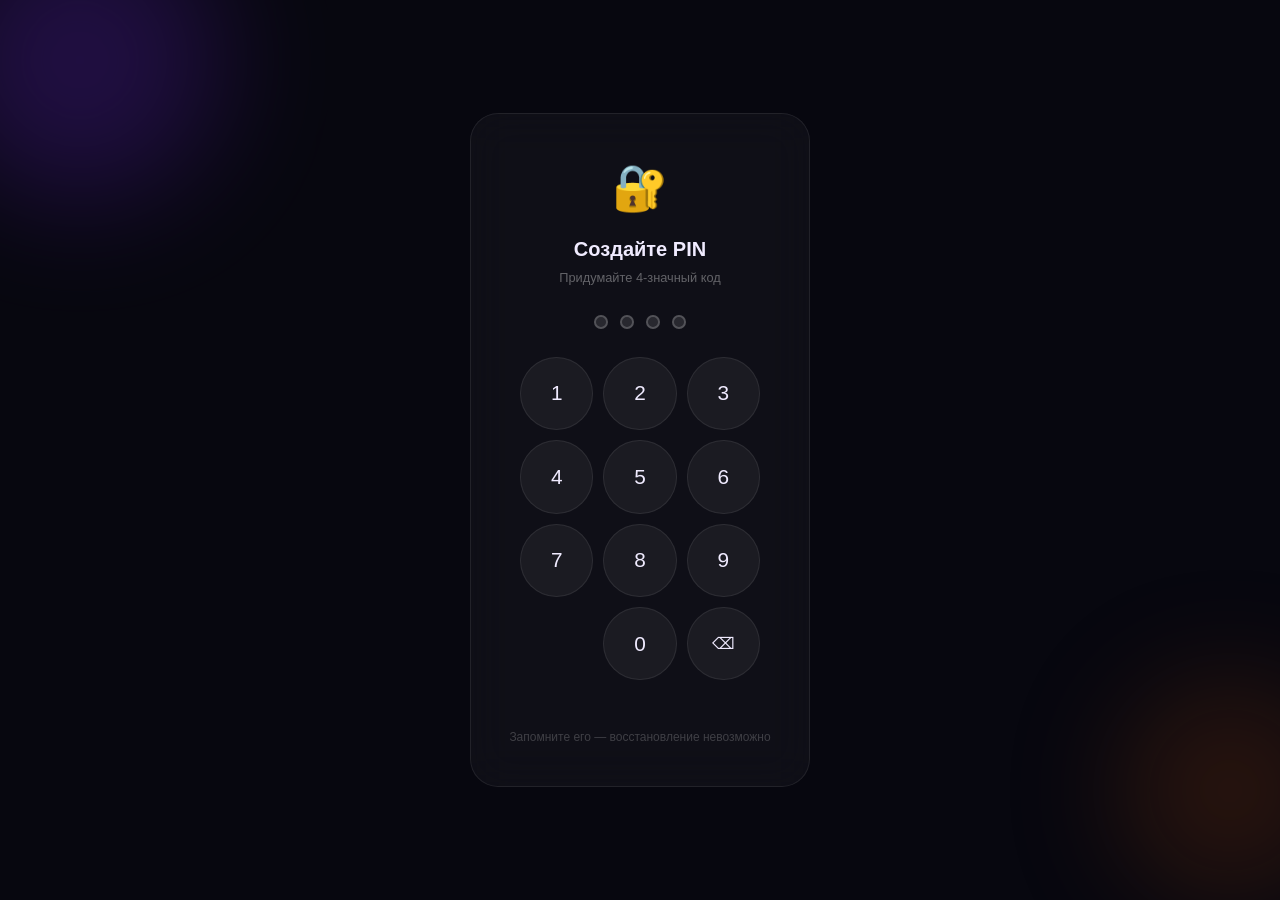
<file: tasks.html>
<!--
  ✅ Визуал: "Graphite Nebula" — тёмно-графитовый фон, многослойные лавандовые орбы с параллаксом
  ✅ Шрифт: Manrope везде (заголовки/текст — меняется только толщина/размер)
  ✅ Иконки: линейные (stroke), в цветовой гамме орбов, вместо эмодзи
  ✅ Сортировка: одна карточка-аккордеон вместо горизонтального списка кнопок
  ✅ Функционал: полностью сохранён (чекбоксы, календарь, аналитика, автоперенос, FAB)
  ✅ Глобальное меню: активный пункт "Задачи"
-->
<head>
    <script src="auth.js"></script>
    <meta charset="UTF-8">
</head>
<!DOCTYPE html>
<html lang="ru">
<head>
  <meta charset="UTF-8" />
  <meta name="viewport" content="width=device-width, initial-scale=1.0, maximum-scale=1.0, user-scalable=no, viewport-fit=cover" />
  <meta name="theme-color" content="#0f0f12" />
  <meta name="apple-mobile-web-app-capable" content="yes" />
  <meta name="apple-mobile-web-app-status-bar-style" content="black-translucent" />
  <title>Life Dashboard — Задачи</title>
  <link rel="preconnect" href="https://fonts.googleapis.com" />
  <link rel="preconnect" href="https://fonts.gstatic.com" crossorigin />
  <link href="https://fonts.googleapis.com/css2?family=Manrope:wght@400;500;600;700;800&display=swap" rel="stylesheet" />
  <style>
    /* =========================================
       GRAPHITE NEBULA THEME — CSS VARIABLES
    ========================================= */
    :root {
      --bg-base: #0f0f12;
      --bg-base-2: #17171c;

      /* лавандовый орб-цвет как база палитры */
      --orb-rgb: 196, 181, 253;

      /* карточки с задачами — 50% яркости (светлее фона) */
      --surface-task-1: rgba(var(--orb-rgb), 0.26);
      --surface-task-2: rgba(var(--orb-rgb), 0.11);
      /* второстепенные карточки — 25% яркости (светлее фона) */
      --surface-other-1: rgba(var(--orb-rgb), 0.15);
      --surface-other-2: rgba(var(--orb-rgb), 0.055);
      /* кнопки добавления/сохранения — 80% яркости */
      --surface-btn-1: rgba(var(--orb-rgb), 0.40);
      --surface-btn-2: rgba(var(--orb-rgb), 0.20);

      /* выпуклый (convex) эффект — мягкий блик сверху + мягкая тень снизу */
      --shadow-convex: inset 0 1px 0 rgba(255,255,255,0.14),
                        inset 0 -10px 16px -12px rgba(0,0,0,0.45),
                        0 10px 22px -6px rgba(0,0,0,0.4),
                        0 2px 4px rgba(0,0,0,0.25);
      --shadow-convex-sm: inset 0 1px 0 rgba(255,255,255,0.12),
                        inset 0 -6px 10px -8px rgba(0,0,0,0.4),
                        0 6px 14px -4px rgba(0,0,0,0.35);

      --border: rgba(var(--orb-rgb), 0.16);
      --border-md: rgba(var(--orb-rgb), 0.30);
      --border-strong: rgba(var(--orb-rgb), 0.5);

      /* текст = цвет орбов; основной 100% яркости, вспомогательный 70% */
      --text-primary: #efe9ff;
      --text-secondary: rgba(239, 233, 255, 0.7);
      --text-muted: rgba(239, 233, 255, 0.4);

      --accent: #b6a2fb;
      --accent-light: #d9cffc;
      --accent-glow: rgba(var(--orb-rgb), 0.35);

      --success: #6fd8ab;
      --success-bg: rgba(111, 216, 171, 0.12);
      --danger: #ef9393;
      --danger-bg: rgba(239, 147, 147, 0.12);
      --warning: #e8c17c;
      --warning-bg: rgba(232, 193, 124, 0.12);
      --info: #8fc4ef;
      --info-bg: rgba(143, 196, 239, 0.12);

      --radius: 34px;      /* ~10мм — карточки/кнопки */
      --radius-sm: 18px;
      --radius-pill: 999px;

      --blur-md: blur(22px);
      --blur-lg: blur(46px);
      --transition: all 0.25s cubic-bezier(0.4, 0, 0.2, 1);
      --safe-bottom: env(safe-area-inset-bottom, 20px);
      --font-main: 'Manrope', -apple-system, BlinkMacSystemFont, sans-serif;
    }

    /* =========================================
       RESET & BASE
    ========================================= */
    *, *::before, *::after { box-sizing: border-box; margin: 0; padding: 0; -webkit-tap-highlight-color: transparent; }
    html { font-size: 16px; scroll-behavior: smooth; }
    body {
      font-family: var(--font-main);
      background: radial-gradient(120% 90% at 20% -10%, var(--bg-base-2) 0%, var(--bg-base) 55%);
      color: var(--text-primary);
      min-height: 100vh;
      padding-bottom: calc(80px + var(--safe-bottom));
      overflow-x: hidden;
      position: relative;
      line-height: 1.5;
      -webkit-font-smoothing: antialiased;
    }
    svg { display: block; }
    .icon { width: 18px; height: 18px; stroke: currentColor; stroke-width: 1.8; fill: none; stroke-linecap: round; stroke-linejoin: round; flex-shrink: 0; }

    /* =========================================
       NEBULA BACKGROUND — layered, parallax-driven
    ========================================= */
    .orb-container { position: fixed; inset: 0; pointer-events: none; z-index: 0; overflow: hidden; }
    .orb-layer { position: absolute; inset: 0; will-change: transform; transition: transform 0.4s cubic-bezier(0.2,0.7,0.2,1); }
    .orb { position: absolute; border-radius: 50%; filter: blur(56px); animation: floatOrb 20s ease-in-out infinite alternate; }
    .orb--1 { width: 300px; height: 300px; background: rgba(var(--orb-rgb), 0.16); top: -8%; left: -10%; animation-delay: -2s; }
    .orb--2 { width: 260px; height: 260px; background: rgba(var(--orb-rgb), 0.13); bottom: 10%; right: -12%; animation-delay: -10s; }
    .orb--3 { width: 190px; height: 190px; background: rgba(var(--orb-rgb), 0.10); top: 46%; left: 58%; animation-delay: -6s; }
    .orb--4 { width: 150px; height: 150px; background: rgba(var(--orb-rgb), 0.09); top: 68%; left: 8%; animation-delay: -14s; }
    @keyframes floatOrb { 0% { transform: translate(0,0) scale(1); } 100% { transform: translate(18px,-24px) scale(1.06); } }
    .stars { position: absolute; inset: 0;
      background-image:
        radial-gradient(1px 1px at 12% 18%, rgba(239,233,255,0.35) 0%, transparent 100%),
        radial-gradient(1px 1px at 76% 10%, rgba(239,233,255,0.25) 0%, transparent 100%),
        radial-gradient(1.4px 1.4px at 48% 34%, rgba(239,233,255,0.2) 0%, transparent 100%),
        radial-gradient(1px 1px at 8% 62%, rgba(239,233,255,0.16) 0%, transparent 100%),
        radial-gradient(1px 1px at 88% 48%, rgba(239,233,255,0.22) 0%, transparent 100%),
        radial-gradient(1px 1px at 34% 80%, rgba(239,233,255,0.15) 0%, transparent 100%);
      background-size: 340px 340px; animation: twinkle 22s linear infinite;
    }
    @keyframes twinkle { 0% { opacity:.55; } 50% { opacity:1; } 100% { opacity:.55; } }
    @media (prefers-reduced-motion: reduce) { .orb, .stars { animation: none !important; } }

    /* =========================================
       LAYOUT
    ========================================= */
    .container { position: relative; z-index: 1; max-width: 480px; margin: 0 auto; padding: 0 16px; }

    .page-header {
      position: sticky; top: 0; z-index: 50;
      background: rgba(15, 15, 18, 0.78);
      backdrop-filter: var(--blur-md); -webkit-backdrop-filter: var(--blur-md);
      border-bottom: 1px solid var(--border);
      padding: 16px 16px 14px;
    }
    .page-header__inner { max-width: 480px; margin: 0 auto; display: flex; align-items: center; justify-content: space-between; }
    .page-title { font-size: 23px; font-weight: 800; letter-spacing: -0.2px; color: var(--text-primary); display: flex; align-items: center; gap: 10px; }
    .page-title .icon { width: 24px; height: 24px; stroke: var(--accent-light); }
    .page-subtitle { color: var(--text-secondary); font-size: 12px; margin-top: 3px; font-weight: 500; }
    .page-header__actions { display: flex; gap: 8px; }

    .main { position: relative; z-index: 1; max-width: 480px; margin: 0 auto; padding: 16px; }

    /* =========================================
       GLASS CARD — two brightness tiers
    ========================================= */
    .glass-card {
      background: linear-gradient(150deg, var(--surface-other-1), var(--surface-other-2));
      backdrop-filter: var(--blur-md); -webkit-backdrop-filter: var(--blur-md);
      border: 1px solid var(--border);
      border-radius: var(--radius);
      padding: 16px;
      margin-bottom: 12px;
      transition: var(--transition);
      position: relative;
      overflow: hidden;
      box-shadow: var(--shadow-convex);
    }
    .glass-card::before { content:''; position:absolute; top:0; left:0; right:0; height:1px; background:linear-gradient(90deg,transparent,rgba(255,255,255,0.32),transparent); pointer-events:none; }
    .glass-card:hover { border-color: var(--border-md); }

    /* =========================================
       TYPOGRAPHY
    ========================================= */
    .section-title { font-size: 12px; font-weight: 700; color: var(--text-muted); text-transform: uppercase; letter-spacing: 0.09em; margin-bottom: 12px; display: flex; align-items: center; gap: 8px; }
    .section-title .icon { width: 15px; height: 15px; stroke: var(--accent-light); }

    /* =========================================
       BUTTONS
    ========================================= */
    .btn {
      display: inline-flex; align-items: center; justify-content: center; gap: 7px;
      border: 1px solid var(--border); border-radius: var(--radius-sm);
      cursor: pointer; font-family: inherit; font-weight: 600;
      transition: var(--transition); background: linear-gradient(150deg, var(--surface-other-1), var(--surface-other-2));
      color: var(--text-primary); padding: 10px 16px; font-size: 14px;
      box-shadow: var(--shadow-convex-sm);
    }
    .btn:active { transform: scale(0.97); }
    .btn:hover { border-color: var(--border-md); }
    .btn--primary {
      background: linear-gradient(135deg, var(--surface-btn-1), var(--surface-btn-2));
      border-color: var(--border-strong); color: var(--text-primary);
      box-shadow: var(--shadow-convex-sm), 0 4px 22px rgba(var(--orb-rgb), 0.18);
    }
    .btn--primary:hover { box-shadow: var(--shadow-convex-sm), 0 6px 28px rgba(var(--orb-rgb), 0.26); }
    .btn--ghost { background: transparent; border-color: var(--border); color: var(--text-secondary); }
    .btn--ghost:hover { background: var(--surface-other-1); color: var(--text-primary); }
    .btn--ghost.active { background: var(--surface-task-1); border-color: var(--border-strong); color: var(--accent-light); }
    .btn--icon { width: 38px; height: 38px; padding: 0; border-radius: var(--radius-sm); }
    .btn--icon-lg { width: 44px; height: 44px; padding: 0; border-radius: var(--radius-sm); }
    .btn--full { width: 100%; }
    .btn--sm { padding: 7px 12px; font-size: 12px; }

    /* =========================================
       INPUTS
    ========================================= */
    .input, .select, .textarea {
      width: 100%; padding: 13px 14px;
      background: rgba(var(--orb-rgb), 0.04); border: 1px solid var(--border);
      border-radius: var(--radius-sm); color: var(--text-primary);
      font-size: 15px; font-family: inherit; transition: var(--transition);
    }
    .input:focus, .select:focus, .textarea:focus { outline: none; border-color: var(--border-strong); box-shadow: 0 0 0 3px rgba(var(--orb-rgb), 0.18); }
    .input::placeholder, .textarea::placeholder { color: var(--text-muted); }
    .select { appearance: none; background-image: url("data:image/svg+xml,%3Csvg xmlns='http://www.w3.org/2000/svg' width='14' height='14' viewBox='0 0 24 24' fill='none' stroke='%23c4b5fd' stroke-width='2'%3E%3Cpolyline points='6 9 12 15 18 9'/%3E%3C/svg%3E"); background-repeat: no-repeat; background-position: right 14px center; }
    .select option { background: #17171c; color: var(--text-primary); }
    .textarea { min-height: 80px; resize: vertical; }
    .form-group { margin-bottom: 14px; }
    .form-label { display: block; font-size: 13px; color: var(--text-secondary); margin-bottom: 7px; font-weight: 600; }

    /* =========================================
       BADGES
    ========================================= */
    .badge { display: inline-flex; align-items: center; gap: 4px; font-size: 11px; font-weight: 700; padding: 4px 9px 4px 7px; border-radius: var(--radius-pill); white-space: nowrap; }
    .badge .icon { width: 12px; height: 12px; }
    .badge--accent  { background: var(--surface-task-1); border:1px solid var(--border-md); color: var(--accent-light); }
    .badge--success { background: var(--success-bg); border:1px solid rgba(111,216,171,0.3); color: var(--success); }
    .badge--warning { background: var(--warning-bg); border:1px solid rgba(232,193,124,0.3); color: var(--warning); }
    .badge--danger  { background: var(--danger-bg);  border:1px solid rgba(239,147,147,0.3); color: var(--danger); }
    .badge--muted   { background: rgba(var(--orb-rgb),0.05); border:1px solid var(--border); color: var(--text-muted); }
    .badge--info    { background: var(--info-bg); border:1px solid rgba(143,196,239,0.3); color: var(--info); }

    /* =========================================
       MODALS
    ========================================= */
    .modal-overlay {
      position: fixed; inset: 0; background: rgba(10,10,13,0.85);
      backdrop-filter: var(--blur-lg); -webkit-backdrop-filter: var(--blur-lg);
      z-index: 1000; display: none; align-items: flex-end; justify-content: center;
    }
    .modal-overlay.active { display: flex; }
    .modal {
      background: linear-gradient(180deg, #1c1c22 0%, var(--bg-base) 100%);
      border: 1px solid var(--border-md);
      border-radius: var(--radius) var(--radius) 0 0;
      padding: 24px 20px 32px;
      width: 100%; max-width: 480px; max-height: 90vh; overflow-y: auto;
      animation: slideUp 0.3s cubic-bezier(0.2,0.8,0.2,1);
    }
    @keyframes slideUp { from { transform: translateY(100%); } to { transform: translateY(0); } }
    .modal__handle { width: 36px; height: 4px; background: var(--border-md); border-radius: 4px; margin: 0 auto 20px; }
    .modal__header { display: flex; justify-content: space-between; align-items: center; margin-bottom: 20px; }
    .modal__title { font-size: 18px; font-weight: 800; display: flex; align-items: center; gap: 9px; }
    .modal__title .icon { width: 19px; height: 19px; stroke: var(--accent-light); }
    .modal__close { width: 34px; height: 34px; background: var(--surface-other-1); border: 1px solid var(--border); border-radius: 50%; color: var(--text-secondary); cursor: pointer; display: flex; align-items: center; justify-content: center; transition: var(--transition); }
    .modal__close .icon { width: 15px; height: 15px; }
    .modal__close:hover { background: var(--danger-bg); border-color: rgba(239,147,147,0.3); color: var(--danger); }
    @media (min-width: 481px) { .modal-overlay { align-items: center; } .modal { border-radius: var(--radius); } }

    /* =========================================
       BOTTOM NAV
    ========================================= */
    .bottom-nav {
      position: fixed; bottom: 0; left: 0; right: 0;
      background: rgba(15,15,18,0.86); backdrop-filter: var(--blur-md); -webkit-backdrop-filter: var(--blur-md);
      border-top: 1px solid var(--border);
      display: flex; justify-content: space-around; align-items: center;
      padding: 10px 0 calc(10px + var(--safe-bottom)); z-index: 100;
    }
    .nav-btn { display: flex; flex-direction: column; align-items: center; gap: 4px; text-decoration: none; color: var(--text-muted); padding: 6px 12px; border-radius: var(--radius-sm); transition: var(--transition); font-size: 10px; font-weight: 600; background: transparent; border: none; cursor: pointer; }
    .nav-btn svg { width: 22px; height: 22px; stroke: currentColor; stroke-width: 1.8; fill: none; transition: stroke 0.2s; }
    .nav-btn.active { color: var(--accent-light); }
    .nav-btn.active svg { stroke-width: 2.2; filter: drop-shadow(0 0 7px var(--accent-glow)); }

    /* =========================================
       TOAST
    ========================================= */
    .toast {
      position: fixed; top: 80px; left: 50%;
      transform: translateX(-50%) translateY(-20px);
      background: rgba(var(--orb-rgb), 0.22); border: 1px solid var(--border-strong);
      backdrop-filter: blur(18px); -webkit-backdrop-filter: blur(18px);
      color: var(--accent-light); padding: 10px 20px;
      border-radius: var(--radius-pill); font-size: 13px; font-weight: 600;
      z-index: 500; opacity: 0; transition: all 0.3s cubic-bezier(0.2,0.8,0.2,1);
      white-space: nowrap; pointer-events: none;
    }
    .toast.show { opacity: 1; transform: translateX(-50%) translateY(0); }
    .toast--success { background: rgba(111,216,171,0.18); border-color: rgba(111,216,171,0.4); color: var(--success); }
    .toast--danger  { background: rgba(239,147,147,0.18); border-color: rgba(239,147,147,0.4); color: var(--danger); }
    .toast--info    { background: rgba(143,196,239,0.18); border-color: rgba(143,196,239,0.4); color: var(--info); }

    /* =========================================
       STATS ROW
    ========================================= */
    .stats-row { display: grid; grid-template-columns: repeat(3, 1fr); gap: 10px; margin-bottom: 14px; }
    .stat-pill { background: linear-gradient(150deg, var(--surface-other-1), var(--surface-other-2)); border: 1px solid var(--border); border-radius: var(--radius-sm); padding: 13px 10px; text-align: center; box-shadow: var(--shadow-convex-sm); }
    .stat-pill__val { font-size: 22px; font-weight: 800; color: var(--text-primary); }
    .stat-pill__val--accent { color: var(--accent-light); }
    .stat-pill__val--success { color: var(--success); }
    .stat-pill__val--danger { color: var(--danger); }
    .stat-pill__label { font-size: 10px; color: var(--text-secondary); margin-top: 3px; font-weight: 600; text-transform: uppercase; letter-spacing: 0.05em; }

    /* =========================================
       SORT — single accordion card
    ========================================= */
    .sort-card { padding: 0; margin-bottom: 14px; background: linear-gradient(150deg, var(--surface-other-1), var(--surface-other-2)); box-shadow: var(--shadow-convex); }
    .sort-card__trigger {
      width: 100%; display: flex; align-items: center; gap: 10px;
      background: none; border: none; cursor: pointer; font-family: inherit;
      color: var(--text-primary); padding: 15px 16px; text-align: left;
    }
    .sort-card__icon { width: 17px; height: 17px; stroke: var(--accent-light); flex-shrink: 0; }
    .sort-card__label { flex: 1; font-size: 13px; color: var(--text-secondary); font-weight: 600; }
    .sort-card__label b { color: var(--text-primary); font-weight: 700; }
    .sort-card__chevron { width: 16px; height: 16px; stroke: var(--text-secondary); transition: transform 0.25s ease; flex-shrink: 0; }
    .sort-card.open .sort-card__chevron { transform: rotate(180deg); }
    .sort-card__list {
      max-height: 0; overflow: hidden; transition: max-height 0.3s cubic-bezier(0.2,0.8,0.2,1);
      border-top: 1px solid transparent;
    }
    .sort-card.open .sort-card__list { max-height: 260px; border-top: 1px solid var(--border); }
    .sort-opt {
      width: 100%; display: flex; align-items: center; gap: 10px;
      background: none; border: none; cursor: pointer; font-family: inherit;
      color: var(--text-secondary); padding: 13px 16px; font-size: 13px; font-weight: 600;
      transition: var(--transition); text-align: left;
    }
    .sort-opt .icon { width: 16px; height: 16px; stroke: currentColor; }
    .sort-opt:hover { background: rgba(var(--orb-rgb), 0.06); color: var(--text-primary); }
    .sort-opt.active { color: var(--accent-light); background: var(--surface-task-1); }

    /* =========================================
       TASK ITEMS — 50% brightness tier
    ========================================= */
    .tasks-list { display: flex; flex-direction: column; gap: 8px; }

    .task-item {
      display: flex; align-items: flex-start; gap: 12px;
      background: linear-gradient(150deg, var(--surface-task-1), var(--surface-task-2));
      border: 1px solid var(--border);
      border-radius: var(--radius); padding: 14px 14px;
      transition: var(--transition); cursor: pointer; position: relative;
      animation: fadeIn 0.22s ease;
      border-left: 3px solid transparent;
      box-shadow: var(--shadow-convex-sm);
    }
    .task-item:hover { border-color: var(--border-md); }
    .task-item.completed { opacity: 0.5; }
    .task-item.completed .task-item__title { text-decoration: line-through; color: var(--text-muted); }
    .task-item.overdue { border-color: rgba(239,147,147,0.3); }
    @keyframes fadeIn { from { opacity:0; transform:translateY(-6px); } to { opacity:1; transform:translateY(0); } }

    .task-item.priority-high { border-left-color: var(--danger); }
    .task-item.priority-medium { border-left-color: var(--warning); }
    .task-item.priority-low { border-left-color: rgba(var(--orb-rgb), 0.35); }

    /* CHECKBOX */
    .task-checkbox {
      width: 24px; height: 24px; min-width: 24px;
      border-radius: 9px; border: 2px solid var(--border-md);
      background: rgba(var(--orb-rgb), 0.04); display: flex; align-items: center;
      justify-content: center; cursor: pointer; transition: var(--transition);
      margin-top: 1px;
    }
    .task-checkbox:hover { border-color: var(--accent); }
    .task-checkbox.checked { background: linear-gradient(135deg, var(--success), #48b98a); border-color: var(--success); box-shadow: 0 0 10px rgba(111,216,171,0.35); }
    .task-checkbox .icon { width: 13px; height: 13px; stroke: #0f0f12; stroke-width: 3; display: none; }
    .task-checkbox.checked .icon { display: block; }

    .task-item__body { flex: 1; min-width: 0; }
    .task-item__title { font-size: 14px; font-weight: 700; color: var(--text-primary); margin-bottom: 3px; word-break: break-word; }
    .task-item__desc { font-size: 12px; color: var(--text-secondary); margin-bottom: 6px; line-height: 1.45; }
    .task-item__meta { display: flex; flex-wrap: wrap; gap: 5px; align-items: center; }

    .task-item__right { display: flex; flex-direction: column; align-items: flex-end; gap: 6px; min-width: 0; }
    .task-delete { background: none; border: none; color: var(--text-muted); cursor: pointer; padding: 5px; border-radius: 8px; transition: var(--transition); opacity: 0.5; }
    .task-delete .icon { width: 14px; height: 14px; }
    .task-delete:hover { opacity: 1; color: var(--danger); background: var(--danger-bg); }

    /* =========================================
       PRIORITY SELECTOR (modal)
    ========================================= */
    .priority-selector { display: grid; grid-template-columns: repeat(3, 1fr); gap: 8px; }
    .priority-opt { padding: 13px 6px; border-radius: var(--radius-sm); border: 2px solid var(--border); background: var(--surface-other-1); text-align: center; cursor: pointer; transition: var(--transition); font-size: 12px; font-weight: 700; color: var(--text-secondary); display: flex; flex-direction: column; align-items: center; gap: 6px; }
    .priority-opt .icon { width: 20px; height: 20px; }
    .priority-opt:hover { border-color: var(--border-md); }
    .priority-opt.selected[data-val="high"]   { border-color: var(--danger); background: var(--danger-bg); color: var(--danger); }
    .priority-opt.selected[data-val="medium"] { border-color: var(--warning); background: var(--warning-bg); color: var(--warning); }
    .priority-opt.selected[data-val="low"]    { border-color: var(--border-strong); background: var(--surface-task-1); color: var(--accent-light); }

    /* =========================================
       CALENDAR (modal)
    ========================================= */
    .cal-nav-row { display: flex; justify-content: space-between; align-items: center; margin-bottom: 14px; }
    .cal-month-label { font-size: 15px; font-weight: 700; }
    .cal-grid-header { display: grid; grid-template-columns: repeat(7,1fr); gap: 4px; margin-bottom: 6px; }
    .cal-grid-header span { text-align: center; font-size: 11px; color: var(--text-muted); font-weight: 700; }
    .cal-grid { display: grid; grid-template-columns: repeat(7,1fr); gap: 4px; }
    .cal-day {
      aspect-ratio: 1; border-radius: 12px; display: flex; flex-direction: column;
      align-items: center; justify-content: center; font-size: 13px; font-weight: 600;
      background: var(--surface-other-1); border: 1px solid var(--border);
      color: var(--text-primary); cursor: pointer; transition: var(--transition);
      position: relative; gap: 2px;
    }
    .cal-day.empty { background: transparent; border: none; cursor: default; }
    .cal-day.today { border-color: var(--border-strong); box-shadow: 0 0 0 2px rgba(var(--orb-rgb),0.22); color: var(--accent-light); font-weight: 800; }
    .cal-day:hover:not(.empty) { border-color: var(--border-md); }
    .cal-day__num { font-size: 12px; font-weight: 700; line-height: 1; }
    .cal-dots { display: flex; gap: 2px; justify-content: center; flex-wrap: wrap; max-width: 22px; }
    .cal-dot { width: 4px; height: 4px; border-radius: 50%; }
    .cal-dot--active { background: var(--accent-light); }
    .cal-dot--done   { background: var(--success); }

    .day-panel { margin-top: 14px; padding: 14px; background: var(--surface-other-1); border-radius: var(--radius-sm); border: 1px solid var(--border-md); display: none; }
    .day-panel.open { display: block; animation: fadeIn 0.2s ease; }
    .day-panel__title { font-size: 14px; font-weight: 700; margin-bottom: 10px; color: var(--accent-light); }
    .day-task-row { display: flex; align-items: center; gap: 10px; padding: 8px 0; border-bottom: 1px solid var(--border); }
    .day-task-row:last-child { border-bottom: none; }
    .day-task-row__title { flex: 1; font-size: 13px; font-weight: 500; }
    .day-task-row.done .day-task-row__title { text-decoration: line-through; color: var(--text-muted); }

    /* =========================================
       ANALYTICS (modal)
    ========================================= */
    .period-tabs { display: flex; gap: 6px; margin-bottom: 16px; }
    .period-tab { flex: 1; padding: 9px 4px; border-radius: var(--radius-sm); border: 1px solid var(--border); background: var(--surface-other-1); font-size: 12px; font-weight: 600; color: var(--text-muted); font-family: inherit; cursor: pointer; text-align: center; transition: var(--transition); }
    .period-tab.active { background: var(--surface-task-1); border-color: var(--border-strong); color: var(--accent-light); }
    .analytics-grid { display: grid; grid-template-columns: 1fr 1fr; gap: 10px; margin-top: 14px; }
    .analytics-stat { background: var(--surface-other-1); border: 1px solid var(--border); border-radius: var(--radius-sm); padding: 14px 12px; text-align: center; }
    .analytics-stat__val { font-size: 26px; font-weight: 800; line-height: 1; }
    .analytics-stat__label { font-size: 11px; color: var(--text-secondary); margin-top: 5px; text-transform: uppercase; letter-spacing: 0.05em; font-weight: 600; }
    .analytics-best { margin-top: 12px; padding: 12px; background: var(--surface-task-1); border: 1px solid var(--border-md); border-radius: var(--radius-sm); font-size: 13px; color: var(--text-secondary); text-align: center; display: flex; align-items: center; justify-content: center; gap: 8px; }
    .analytics-best .icon { width: 16px; height: 16px; stroke: var(--accent-light); flex-shrink: 0; }

    /* =========================================
       FAB — 80% brightness
    ========================================= */
    .fab {
      position: fixed; bottom: calc(74px + var(--safe-bottom)); right: 18px;
      width: 56px; height: 56px; border-radius: var(--radius-sm); z-index: 90;
      background: linear-gradient(135deg, var(--surface-btn-1), var(--surface-btn-2));
      border: 1px solid var(--border-strong); color: var(--text-primary);
      cursor: pointer; display: flex; align-items: center; justify-content: center;
      box-shadow: var(--shadow-convex), 0 6px 26px rgba(var(--orb-rgb), 0.22), 0 2px 10px rgba(0,0,0,0.4);
      transition: var(--transition);
    }
    .fab .icon { width: 24px; height: 24px; stroke: var(--text-primary); stroke-width: 2.2; }
    .fab:hover { transform: scale(1.06); box-shadow: var(--shadow-convex), 0 8px 32px rgba(var(--orb-rgb), 0.3); }
    .fab:active { transform: scale(0.95); }

    /* =========================================
       EMPTY STATE
    ========================================= */
    .empty-state { text-align: center; padding: 44px 20px; color: var(--text-muted); }
    .empty-state__icon { width: 46px; height: 46px; margin: 0 auto 14px; stroke: var(--text-muted); }
    .empty-state p { font-size: 14px; font-weight: 500; line-height: 1.6; color: var(--text-secondary); }
    .empty-state strong { color: var(--accent-light); }
  </style>
</head>
<body>

<!-- NEBULA BACKGROUND -->
<div class="orb-container" id="orbContainer">
  <div class="orb-layer" data-depth="0.025" id="orbLayer1"><div class="orb orb--1"></div></div>
  <div class="orb-layer" data-depth="0.04"  id="orbLayer2"><div class="orb orb--2"></div></div>
  <div class="orb-layer" data-depth="0.018" id="orbLayer3"><div class="orb orb--3"></div></div>
  <div class="orb-layer" data-depth="0.05"  id="orbLayer4"><div class="orb orb--4"></div></div>
  <div class="stars"></div>
</div>

<!-- TOAST -->
<div class="toast" id="toast"></div>

<!-- HEADER -->
<header class="page-header">
  <div class="page-header__inner">
    <div class="page-header__left">
      <div class="page-title">
        <svg class="icon" viewBox="0 0 24 24"><path d="M9 11l3 3L22 4"/><path d="M21 12v7a2 2 0 0 1-2 2H5a2 2 0 0 1-2-2V5a2 2 0 0 1 2-2h11"/></svg>
        Задачи
      </div>
      <div class="page-subtitle" id="headerDate"></div>
    </div>
    <div class="page-header__actions">
      <button class="btn btn--icon btn--icon-lg btn--ghost" onclick="window.openAnalytics()" title="Аналитика">
        <svg class="icon" viewBox="0 0 24 24"><path d="M4 20V10M12 20V4M20 20v-7"/></svg>
      </button>
      <button class="btn btn--icon btn--icon-lg btn--ghost" onclick="window.openCalendar()" title="Календарь">
        <svg class="icon" viewBox="0 0 24 24"><rect x="3" y="5" width="18" height="16" rx="4"/><path d="M3 10h18"/><path d="M8 3v4M16 3v4"/></svg>
      </button>
    </div>
  </div>
</header>

<!-- MAIN -->
<main class="main">

  <!-- Stats row -->
  <div class="stats-row" id="statsRow">
    <div class="stat-pill">
      <div class="stat-pill__val stat-pill__val--accent" id="statTotal">0</div>
      <div class="stat-pill__label">Всего</div>
    </div>
    <div class="stat-pill">
      <div class="stat-pill__val stat-pill__val--success" id="statDone">0</div>
      <div class="stat-pill__label">Готово</div>
    </div>
    <div class="stat-pill">
      <div class="stat-pill__val stat-pill__val--danger" id="statLeft">0</div>
      <div class="stat-pill__label">Осталось</div>
    </div>
  </div>

  <!-- Sort accordion card -->
  <div class="glass-card sort-card" id="sortCard">
    <button class="sort-card__trigger" onclick="window.toggleSortMenu()">
      <svg class="sort-card__icon icon" viewBox="0 0 24 24"><path d="M4 6h16M4 12h10M4 18h6"/></svg>
      <span class="sort-card__label">Сортировка: <b id="sortCurrentLabel">Приоритет</b></span>
      <svg class="sort-card__chevron" viewBox="0 0 24 24" fill="none" stroke="currentColor" stroke-width="2" stroke-linecap="round" stroke-linejoin="round"><polyline points="6 9 12 15 18 9"/></svg>
    </button>
    <div class="sort-card__list" id="sortList">
      <button class="sort-opt" data-sort="priority" onclick="window.setSortBy('priority')">
        <svg class="icon" viewBox="0 0 24 24"><path d="M5 3v18"/><path d="M5 4h12l-2.5 3L17 10H5"/></svg>
        Приоритет
      </button>
      <button class="sort-opt" data-sort="dueDate" onclick="window.setSortBy('dueDate')">
        <svg class="icon" viewBox="0 0 24 24"><rect x="3" y="5" width="18" height="16" rx="4"/><path d="M3 10h18"/><path d="M8 3v4M16 3v4"/></svg>
        Срок
      </button>
      <button class="sort-opt" data-sort="createdAt" onclick="window.setSortBy('createdAt')">
        <svg class="icon" viewBox="0 0 24 24"><circle cx="12" cy="12" r="9"/><path d="M12 7v5l3 3"/></svg>
        Дата создания
      </button>
      <button class="sort-opt" data-sort="title" onclick="window.setSortBy('title')">
        <svg class="icon" viewBox="0 0 24 24"><path d="M4 18V6l4 8 4-8v12"/><path d="M15 18h5M17.5 9v9"/></svg>
        Алфавит
      </button>
    </div>
  </div>

  <!-- Tasks list -->
  <div class="tasks-list" id="tasksList"></div>

  <div class="empty-state" id="emptyState" style="display:none;">
    <svg class="empty-state__icon icon" viewBox="0 0 24 24" stroke-width="1.4"><path d="M9 11l3 3L22 4"/><path d="M21 12v7a2 2 0 0 1-2 2H5a2 2 0 0 1-2-2V5a2 2 0 0 1 2-2h11"/></svg>
    <p>Все задачи выполнены!<br>Нажмите <strong>+</strong>, чтобы добавить новую.</p>
  </div>

</main>

<!-- FAB -->
<button class="fab" onclick="window.openAddTask()" title="Добавить задачу">
  <svg class="icon" viewBox="0 0 24 24"><path d="M12 5v14M5 12h14"/></svg>
</button>

<!-- BOTTOM NAV -->
<nav class="bottom-nav">
  <a href="tasks.html" class="nav-btn active">
    <svg viewBox="0 0 24 24"><path d="M9 11l3 3L22 4"/><path d="M21 12v7a2 2 0 0 1-2 2H5a2 2 0 0 1-2-2V5a2 2 0 0 1 2-2h11"/></svg>
    <span>Задачи</span>
  </a>
  <a href="journal.html" class="nav-btn">
    <svg viewBox="0 0 24 24"><path d="M4 19.5A2.5 2.5 0 0 1 6.5 17H20"/><path d="M6.5 2H20v20H6.5A2.5 2.5 0 0 1 4 19.5v-15A2.5 2.5 0 0 1 6.5 2z"/></svg>
    <span>Дневник</span>
  </a>
  <a href="habits.html" class="nav-btn">
    <svg viewBox="0 0 24 24"><circle cx="12" cy="12" r="10"/><polyline points="12 6 12 12 16 14"/></svg>
    <span>Привычки</span>
  </a>
  <a href="finance.html" class="nav-btn">
    <svg viewBox="0 0 24 24"><line x1="12" y1="1" x2="12" y2="23"/><path d="M17 5H9.5a3.5 3.5 0 0 0 0 7h5a3.5 3.5 0 0 1 0 7H6"/></svg>
    <span>Финансы</span>
  </a>
  <a href="health.html" class="nav-btn">
    <svg viewBox="0 0 24 24"><path d="M20.84 4.61a5.5 5.5 0 0 0-7.78 0L12 5.67l-1.06-1.06a5.5 5.5 0 0 0-7.78 7.78l1.06 1.06L12 21.23l7.78-7.78 1.06-1.06a5.5 5.5 0 0 0 0-7.78z"/></svg>
    <span>Здоровье</span>
  </a>
</nav>

<!-- ==================== MODAL: ADD TASK ==================== -->
<div class="modal-overlay" id="modal-add-task">
  <div class="modal">
    <div class="modal__handle"></div>
    <div class="modal__header">
      <h2 class="modal__title" id="modal-add-title">
        <svg class="icon" viewBox="0 0 24 24"><path d="M12 5v14M5 12h14"/></svg>
        Новая задача
      </h2>
      <button class="modal__close" onclick="window.closeModal('modal-add-task')">
        <svg class="icon" viewBox="0 0 24 24"><path d="M18 6 6 18M6 6l12 12"/></svg>
      </button>
    </div>

    <div class="form-group">
      <label class="form-label">Название *</label>
      <input class="input" type="text" id="task-title-input" placeholder="Что нужно сделать?" maxlength="120" autocomplete="off">
    </div>

    <div class="form-group">
      <label class="form-label">Описание</label>
      <textarea class="textarea" id="task-desc-input" placeholder="Подробности, заметки..."></textarea>
    </div>

    <div class="form-group">
      <label class="form-label">Приоритет</label>
      <div class="priority-selector">
        <div class="priority-opt" data-val="high">
          <svg class="icon" viewBox="0 0 24 24"><path d="M5 3v18"/><path d="M5 4h13l-2.5 3.5L18 11H5"/></svg>
          Высокий
        </div>
        <div class="priority-opt selected" data-val="medium">
          <svg class="icon" viewBox="0 0 24 24"><path d="M5 3v18"/><path d="M5 4h9l-1.7 3L15 10H5"/></svg>
          Средний
        </div>
        <div class="priority-opt" data-val="low">
          <svg class="icon" viewBox="0 0 24 24"><path d="M5 3v18"/><path d="M5 4h5l-1 3 1 3H5"/></svg>
          Низкий
        </div>
      </div>
    </div>

    <div style="display:grid;grid-template-columns:1fr 1fr;gap:12px;">
      <div class="form-group">
        <label class="form-label">Запланировать</label>
        <input class="input" type="date" id="task-scheduled-input">
      </div>
      <div class="form-group">
        <label class="form-label">Срок сдачи</label>
        <input class="input" type="date" id="task-due-input">
      </div>
    </div>

    <button class="btn btn--primary btn--full" style="margin-top:6px;" onclick="window.saveTask()">
      <svg class="icon" viewBox="0 0 24 24" style="width:16px;height:16px;"><path d="M19 21H5a2 2 0 0 1-2-2V5a2 2 0 0 1 2-2h11l5 5v11a2 2 0 0 1-2 2z"/><polyline points="17 21 17 13 7 13 7 21"/><polyline points="7 3 7 8 15 8"/></svg>
      Сохранить
    </button>
  </div>
</div>

<!-- ==================== MODAL: CALENDAR ==================== -->
<div class="modal-overlay" id="modal-calendar">
  <div class="modal">
    <div class="modal__handle"></div>
    <div class="modal__header">
      <h2 class="modal__title">
        <svg class="icon" viewBox="0 0 24 24"><rect x="3" y="5" width="18" height="16" rx="4"/><path d="M3 10h18"/><path d="M8 3v4M16 3v4"/></svg>
        Календарь
      </h2>
      <button class="modal__close" onclick="window.closeModal('modal-calendar')">
        <svg class="icon" viewBox="0 0 24 24"><path d="M18 6 6 18M6 6l12 12"/></svg>
      </button>
    </div>

    <div class="cal-nav-row">
      <button class="btn btn--ghost btn--sm" onclick="window.calNav(-1)">
        <svg class="icon" viewBox="0 0 24 24" style="width:14px;height:14px;"><polyline points="15 18 9 12 15 6"/></svg>
      </button>
      <div class="cal-month-label" id="calMonthLabel"></div>
      <button class="btn btn--ghost btn--sm" onclick="window.calNav(1)">
        <svg class="icon" viewBox="0 0 24 24" style="width:14px;height:14px;"><polyline points="9 18 15 12 9 6"/></svg>
      </button>
    </div>
    <div class="cal-grid-header">
      <span>Пн</span><span>Вт</span><span>Ср</span><span>Чт</span><span>Пт</span><span>Сб</span><span>Вс</span>
    </div>
    <div class="cal-grid" id="calGrid"></div>

    <div class="day-panel" id="dayPanel">
      <div class="day-panel__title" id="dayPanelTitle"></div>
      <div id="dayPanelList"></div>
    </div>
  </div>
</div>

<!-- ==================== MODAL: ANALYTICS ==================== -->
<div class="modal-overlay" id="modal-analytics">
  <div class="modal">
    <div class="modal__handle"></div>
    <div class="modal__header">
      <h2 class="modal__title">
        <svg class="icon" viewBox="0 0 24 24"><path d="M4 20V10M12 20V4M20 20v-7"/></svg>
        Аналитика
      </h2>
      <button class="modal__close" onclick="window.closeModal('modal-analytics')">
        <svg class="icon" viewBox="0 0 24 24"><path d="M18 6 6 18M6 6l12 12"/></svg>
      </button>
    </div>

    <div style="font-size:13px;color:var(--text-secondary);margin-bottom:8px;font-weight:600;">Задачи по дням недели (последние 4 нед.)</div>
    <canvas id="weekChart" style="width:100%;height:180px;border-radius:var(--radius-sm);background:var(--surface-other-1);display:block;"></canvas>
    <div style="display:flex;gap:16px;margin:8px 0 16px;font-size:11px;">
      <span style="display:flex;align-items:center;gap:5px;color:var(--text-secondary);"><span style="width:10px;height:10px;border-radius:3px;background:var(--success);display:inline-block;"></span>Выполнено</span>
      <span style="display:flex;align-items:center;gap:5px;color:var(--text-secondary);"><span style="width:10px;height:10px;border-radius:3px;background:var(--danger);display:inline-block;"></span>Не выполнено</span>
    </div>

    <div class="period-tabs">
      <button class="period-tab active" data-period="day" onclick="window.setPeriod('day')">Сегодня</button>
      <button class="period-tab" data-period="week" onclick="window.setPeriod('week')">Неделя</button>
      <button class="period-tab" data-period="month" onclick="window.setPeriod('month')">Месяц</button>
    </div>

    <div class="analytics-grid" id="analyticsGrid">
      <div class="analytics-stat">
        <div class="analytics-stat__val" id="aTotal" style="color:var(--accent-light);">0</div>
        <div class="analytics-stat__label">Всего задач</div>
      </div>
      <div class="analytics-stat">
        <div class="analytics-stat__val" id="aDone" style="color:var(--success);">0%</div>
        <div class="analytics-stat__label">Выполнено</div>
      </div>
      <div class="analytics-stat">
        <div class="analytics-stat__val" id="aOverdue" style="color:var(--danger);">0</div>
        <div class="analytics-stat__label">Просрочено</div>
      </div>
      <div class="analytics-stat">
        <div class="analytics-stat__val" id="aMoved" style="color:var(--warning);">0</div>
        <div class="analytics-stat__label">Перенесено</div>
      </div>
    </div>
    <div class="analytics-best" id="analyticsBest">
      <svg class="icon" viewBox="0 0 24 24"><path d="M8 21h8M12 17v4M7 4h10v4a5 5 0 0 1-10 0V4z"/><path d="M7 6H4a1 1 0 0 0-1 1 5 5 0 0 0 4 4.9M17 6h3a1 1 0 0 1 1 1 5 5 0 0 1-4 4.9"/></svg>
      <span>— нет данных —</span>
    </div>
  </div>
</div>

<!-- ==================== SCRIPT ==================== -->
<script>
(function () {
  'use strict';

  /* ── UTILS ── */
  const $ = id => document.getElementById(id);
  const $$ = sel => document.querySelectorAll(sel);
  const esc = s => String(s).replace(/[&<>"']/g, m => ({'&':'&amp;','<':'&lt;','>':'&gt;','"':'&quot;',"'":'&#039;'}[m]));
  const today = () => new Date().toISOString().split('T')[0];
  const toDate = s => s ? new Date(s + 'T00:00:00') : null;
  const fmt = d => d ? toDate(d).toLocaleDateString('ru-RU', {day:'numeric', month:'short'}) : '';
  const save = () => localStorage.setItem('lifeDashboard_tasks', JSON.stringify(S));
  const load = () => { try { return JSON.parse(localStorage.getItem('lifeDashboard_tasks')) || {}; } catch { return {}; } }

  /* ── ICONS ── */
  const ICON_CALENDAR = '<svg class="icon" viewBox="0 0 24 24"><rect x="3" y="5" width="18" height="16" rx="4"/><path d="M3 10h18"/><path d="M8 3v4M16 3v4"/></svg>';
  const ICON_WARN = '<svg class="icon" viewBox="0 0 24 24"><path d="M12 3 2 20h20L12 3z"/><path d="M12 10v4M12 17h.01"/></svg>';
  const ICON_MOVED = '<svg class="icon" viewBox="0 0 24 24"><path d="M4 12h13"/><path d="M13 6l6 6-6 6"/></svg>';
  const ICON_FLAG_HIGH = '<svg class="icon" viewBox="0 0 24 24"><path d="M5 3v18"/><path d="M5 4h13l-2.5 3.5L18 11H5"/></svg>';
  const ICON_FLAG_MED  = '<svg class="icon" viewBox="0 0 24 24"><path d="M5 3v18"/><path d="M5 4h9l-1.7 3L15 10H5"/></svg>';
  const ICON_FLAG_LOW  = '<svg class="icon" viewBox="0 0 24 24"><path d="M5 3v18"/><path d="M5 4h5l-1 3 1 3H5"/></svg>';
  const ICON_CHECK = '<svg class="icon" viewBox="0 0 24 24"><polyline points="20 6 9 17 4 12"/></svg>';
  const ICON_TRASH = '<svg class="icon" viewBox="0 0 24 24"><path d="M3 6h18"/><path d="M8 6V4a2 2 0 0 1 2-2h4a2 2 0 0 1 2 2v2"/><path d="M19 6l-1 14a2 2 0 0 1-2 2H8a2 2 0 0 1-2-2L5 6"/></svg>';

  const SORT_LABELS = { priority: 'Приоритет', dueDate: 'Срок', createdAt: 'Дата создания', title: 'Алфавит' };

  /* ── STATE ── */
  const raw = load();
  const S = {
    tasks: raw.tasks || [],
    settings: raw.settings || { sortBy: 'priority', lastAutoTransfer: '' }
  };

  /* ── TOAST ── */
  let toastTimer = null;
  function showToast(msg, type = '') {
    const el = $('toast');
    el.textContent = msg;
    el.className = 'toast' + (type ? ` toast--${type}` : '');
    el.classList.add('show');
    clearTimeout(toastTimer);
    toastTimer = setTimeout(() => el.classList.remove('show'), 2800);
  }

  /* ── HEADER DATE ── */
  $('headerDate').textContent = new Date().toLocaleDateString('ru-RU', { weekday: 'long', day: 'numeric', month: 'long' });

  /* ─────────────────────────────────────────
     PARALLAX NEBULA BACKGROUND
  ───────────────────────────────────────── */
  (function initParallax() {
    const layers = $$('.orb-layer');
    let curX = 0, curY = 0, targetX = 0, targetY = 0;

    function apply() {
      curX += (targetX - curX) * 0.08;
      curY += (targetY - curY) * 0.08;
      layers.forEach(layer => {
        const depth = parseFloat(layer.dataset.depth) || 0.02;
        layer.style.transform = `translate3d(${curX * depth}px, ${curY * depth}px, 0)`;
      });
      requestAnimationFrame(apply);
    }
    requestAnimationFrame(apply);

    function setTarget(px, py) { targetX = px; targetY = py; }

    // Pointer / touch parallax
    window.addEventListener('pointermove', e => {
      const dx = e.clientX - window.innerWidth / 2;
      const dy = e.clientY - window.innerHeight / 2;
      setTarget(dx, dy);
    }, { passive: true });

    // Scroll-based parallax (page moves -> orbs drift)
    let lastScroll = window.scrollY;
    window.addEventListener('scroll', () => {
      const delta = window.scrollY - lastScroll;
      lastScroll = window.scrollY;
      targetY += delta * 1.4;
    }, { passive: true });

    // Device tilt parallax (mobile)
    if (window.DeviceOrientationEvent) {
      window.addEventListener('deviceorientation', e => {
        if (e.gamma === null || e.beta === null) return;
        setTarget(e.gamma * 4, (e.beta - 40) * 4);
      }, { passive: true });
    }
  })();

  /* ─────────────────────────────────────────
     AUTO-TRANSFER: move old unfinished tasks
  ───────────────────────────────────────── */
  function autoTransfer() {
    const t = today();
    if (S.settings.lastAutoTransfer === t) return;
    let moved = 0;
    S.tasks.forEach(task => {
      if (!task.completed && task.scheduledDate && task.scheduledDate < t) {
        task.scheduledDate = t;
        task.movedCount = (task.movedCount || 0) + 1;
        moved++;
      }
    });
    S.settings.lastAutoTransfer = t;
    save();
    if (moved > 0) {
      setTimeout(() => showToast(`Перенесено задач: ${moved}`, 'info'), 600);
    }
  }

  /* ─────────────────────────────────────────
     SORT
  ───────────────────────────────────────── */
  const SORT_PRIO = { high: 0, medium: 1, low: 2 };

  function getSortedTasks() {
    const t = today();
    const active = S.tasks.filter(x => x.scheduledDate === t && !x.completed);
    const done   = S.tasks.filter(x => x.scheduledDate === t && x.completed);

    const sortFn = (a, b) => {
      switch (S.settings.sortBy) {
        case 'priority':
          return (SORT_PRIO[a.priority] ?? 2) - (SORT_PRIO[b.priority] ?? 2);
        case 'dueDate':
          if (!a.dueDate && !b.dueDate) return 0;
          if (!a.dueDate) return 1;
          if (!b.dueDate) return -1;
          return a.dueDate.localeCompare(b.dueDate);
        case 'createdAt':
          return b.createdAt - a.createdAt;
        case 'title':
          return a.title.localeCompare(b.title, 'ru');
        default: return 0;
      }
    };
    active.sort(sortFn);
    done.sort((a, b) => (b.completedDate || '').localeCompare(a.completedDate || ''));
    return [...active, ...done];
  }

  function setSortBy(key) {
    S.settings.sortBy = key;
    save();
    updateSortUI();
    closeSortMenu();
    render();
  }
  window.setSortBy = setSortBy;

  function updateSortUI() {
    $('sortCurrentLabel').textContent = SORT_LABELS[S.settings.sortBy] || 'Приоритет';
    $$('.sort-opt').forEach(btn => btn.classList.toggle('active', btn.dataset.sort === S.settings.sortBy));
  }

  function toggleSortMenu() {
    $('sortCard').classList.toggle('open');
  }
  window.toggleSortMenu = toggleSortMenu;

  function closeSortMenu() {
    $('sortCard').classList.remove('open');
  }

  document.addEventListener('click', e => {
    const card = $('sortCard');
    if (card && card.classList.contains('open') && !card.contains(e.target)) closeSortMenu();
  });

  /* ─────────────────────────────────────────
     RENDER TASKS
  ───────────────────────────────────────── */
  function render() {
    const list = $('tasksList');
    const empty = $('emptyState');
    const tasks = getSortedTasks();
    const t = today();

    const todayAll = S.tasks.filter(x => x.scheduledDate === t);
    const todayDone = todayAll.filter(x => x.completed);
    $('statTotal').textContent = todayAll.length;
    $('statDone').textContent  = todayDone.length;
    $('statLeft').textContent  = todayAll.length - todayDone.length;

    if (!tasks.length) {
      list.innerHTML = '';
      empty.style.display = 'block';
      return;
    }
    empty.style.display = 'none';

    list.innerHTML = tasks.map(task => {
      const isOverdue = !task.completed && task.dueDate && task.dueDate < t;
      const prioClass = task.completed ? '' : `priority-${task.priority}`;
      const flagIcon = task.priority === 'high' ? ICON_FLAG_HIGH : task.priority === 'medium' ? ICON_FLAG_MED : ICON_FLAG_LOW;
      const priorityBadge = task.completed ? '' :
        task.priority === 'high'   ? `<span class="badge badge--danger">${flagIcon}Высокий</span>` :
        task.priority === 'medium' ? `<span class="badge badge--warning">${flagIcon}Средний</span>` :
                                     `<span class="badge badge--muted">${flagIcon}Низкий</span>`;
      const dueBadge = task.dueDate
        ? isOverdue
          ? `<span class="badge badge--danger">${ICON_WARN}Просрочено ${fmt(task.dueDate)}</span>`
          : `<span class="badge badge--info">${ICON_CALENDAR}${fmt(task.dueDate)}</span>`
        : '';
      const movedBadge = task.movedCount > 0
        ? `<span class="badge badge--muted">${ICON_MOVED}×${task.movedCount}</span>`
        : '';

      return `
        <div class="task-item ${task.completed ? 'completed' : ''} ${prioClass} ${isOverdue ? 'overdue' : ''}" data-id="${task.id}">
          <div class="task-checkbox ${task.completed ? 'checked' : ''}" onclick="window.toggleTask(${task.id}, event)">${ICON_CHECK}</div>
          <div class="task-item__body" onclick="window.toggleTask(${task.id}, event)">
            <div class="task-item__title">${esc(task.title)}</div>
            ${task.description ? `<div class="task-item__desc">${esc(task.description)}</div>` : ''}
            <div class="task-item__meta">
              ${priorityBadge}
              ${dueBadge}
              ${movedBadge}
            </div>
          </div>
          <div class="task-item__right">
            <button class="task-delete" onclick="window.deleteTask(${task.id}, event)" title="Удалить">${ICON_TRASH}</button>
          </div>
        </div>`;
    }).join('');
  }

  /* ─────────────────────────────────────────
     TOGGLE / DELETE
  ───────────────────────────────────────── */
  function toggleTask(id, e) {
    if (e && e.target && e.target.closest('.task-delete')) return;
    const task = S.tasks.find(x => x.id === id);
    if (!task) return;
    task.completed = !task.completed;
    task.completedDate = task.completed ? today() : null;
    save();
    render();
  }
  window.toggleTask = toggleTask;

  function deleteTask(id, e) {
    if (e) { e.stopPropagation(); }
    if (!confirm('Удалить эту задачу?')) return;
    const idx = S.tasks.findIndex(x => x.id === id);
    if (idx >= 0) S.tasks.splice(idx, 1);
    save();
    render();
    showToast('Задача удалена', 'danger');
  }
  window.deleteTask = deleteTask;

  /* ─────────────────────────────────────────
     MODALS
  ───────────────────────────────────────── */
  function openModal(id) {
    const m = document.getElementById(id);
    if (m) m.classList.add('active');
  }
  function closeModal(id) {
    const m = document.getElementById(id);
    if (m) m.classList.remove('active');
  }
  window.openModal = openModal;
  window.closeModal = closeModal;

  document.querySelectorAll('.modal-overlay').forEach(overlay => {
    overlay.addEventListener('click', e => {
      if (e.target === overlay) closeModal(overlay.id);
    });
  });

  /* ─────────────────────────────────────────
     ADD TASK MODAL
  ───────────────────────────────────────── */
  let selectedPriority = 'medium';

  function openAddTask() {
    selectedPriority = 'medium';
    $('task-title-input').value = '';
    $('task-desc-input').value = '';
    $('task-scheduled-input').value = today();
    $('task-due-input').value = '';
    $$('.priority-opt').forEach(opt => {
      opt.classList.toggle('selected', opt.dataset.val === 'medium');
    });
    $('modal-add-title').innerHTML = '<svg class="icon" viewBox="0 0 24 24"><path d="M12 5v14M5 12h14"/></svg>Новая задача';
    openModal('modal-add-task');
    setTimeout(() => $('task-title-input').focus(), 200);
  }
  window.openAddTask = openAddTask;

  $$('.priority-opt').forEach(opt => {
    opt.addEventListener('click', () => {
      selectedPriority = opt.dataset.val;
      $$('.priority-opt').forEach(o => o.classList.remove('selected'));
      opt.classList.add('selected');
    });
  });

  function saveTask() {
    const title = $('task-title-input').value.trim();
    if (!title) {
      $('task-title-input').focus();
      $('task-title-input').style.borderColor = 'var(--danger)';
      setTimeout(() => { $('task-title-input').style.borderColor = ''; }, 1500);
      return;
    }
    const task = {
      id: Date.now(),
      title,
      description: $('task-desc-input').value.trim(),
      priority: selectedPriority,
      dueDate: $('task-due-input').value || null,
      scheduledDate: $('task-scheduled-input').value || today(),
      completed: false,
      completedDate: null,
      createdAt: Date.now(),
      movedCount: 0
    };
    S.tasks.push(task);
    save();
    closeModal('modal-add-task');
    render();
    showToast('Задача добавлена', 'success');
  }
  window.saveTask = saveTask;

  $('task-title-input').addEventListener('keydown', e => {
    if (e.key === 'Enter') window.saveTask();
  });

  /* ─────────────────────────────────────────
     CALENDAR MODAL
  ───────────────────────────────────────── */
  let calDate = new Date();

  function openCalendar() {
    calDate = new Date();
    renderCalendar();
    openModal('modal-calendar');
  }
  window.openCalendar = openCalendar;

  function calNav(delta) {
    calDate.setMonth(calDate.getMonth() + delta);
    renderCalendar();
  }
  window.calNav = calNav;

  function renderCalendar() {
    const y = calDate.getFullYear(), m = calDate.getMonth();
    $('calMonthLabel').textContent = new Date(y, m).toLocaleDateString('ru-RU', { month: 'long', year: 'numeric' });

    const grid = $('calGrid');
    grid.innerHTML = '';

    const todayStr = today();
    const firstDay = (new Date(y, m, 1).getDay() + 6) % 7;
    const daysInMonth = new Date(y, m + 1, 0).getDate();

    for (let i = 0; i < firstDay; i++) {
      const el = document.createElement('div');
      el.className = 'cal-day empty';
      grid.appendChild(el);
    }

    for (let d = 1; d <= daysInMonth; d++) {
      const ds = `${y}-${String(m+1).padStart(2,'0')}-${String(d).padStart(2,'0')}`;
      const dayTasks = S.tasks.filter(t => t.scheduledDate === ds);
      const activeTasks = dayTasks.filter(t => !t.completed);
      const doneTasks   = dayTasks.filter(t =>  t.completed);

      const el = document.createElement('div');
      el.className = 'cal-day' + (ds === todayStr ? ' today' : '');

      const totalDots = Math.min(dayTasks.length, 6);
      let dotsHtml = '';
      if (totalDots > 0) {
        dotsHtml = '<div class="cal-dots">';
        for (let i = 0; i < Math.min(activeTasks.length, 4); i++) {
          dotsHtml += '<div class="cal-dot cal-dot--active"></div>';
        }
        for (let i = 0; i < Math.min(doneTasks.length, 2); i++) {
          dotsHtml += '<div class="cal-dot cal-dot--done"></div>';
        }
        dotsHtml += '</div>';
      }

      el.innerHTML = `<div class="cal-day__num">${d}</div>${dotsHtml}`;
      el.addEventListener('click', () => showDayDetails(ds, dayTasks));
      grid.appendChild(el);
    }

    const panel = $('dayPanel');
    panel.classList.remove('open');
  }

  function showDayDetails(ds, tasks) {
    const panel = $('dayPanel');
    const dateObj = toDate(ds);
    const dateStr = dateObj.toLocaleDateString('ru-RU', { day: 'numeric', month: 'long' });
    $('dayPanelTitle').textContent = `${dateStr} — ${tasks.length} задач`;

    if (!tasks.length) {
      $('dayPanelList').innerHTML = '<div style="color:var(--text-muted);font-size:13px;text-align:center;padding:10px 0;">Задач нет</div>';
    } else {
      $('dayPanelList').innerHTML = tasks.map(task => `
        <div class="day-task-row ${task.completed ? 'done' : ''}" data-id="${task.id}">
          <div class="task-checkbox ${task.completed ? 'checked' : ''}" style="width:20px;height:20px;min-width:20px;border-radius:7px;"
               onclick="window.toggleTask(${task.id}, event); window.rerenderDayPanel('${ds}')">${ICON_CHECK}</div>
          <div class="day-task-row__title">${esc(task.title)}</div>
          <button onclick="window.deleteTask(${task.id}, event); window.rerenderDayPanel('${ds}')" class="task-delete" style="opacity:0.6;">${ICON_TRASH}</button>
        </div>
      `).join('');
    }
    panel.classList.add('open');
  }

  function rerenderDayPanel(ds) {
    const dayTasks = S.tasks.filter(t => t.scheduledDate === ds);
    showDayDetails(ds, dayTasks);
    renderCalendar();
    render();
  }
  window.rerenderDayPanel = rerenderDayPanel;

  /* ─────────────────────────────────────────
     ANALYTICS MODAL
  ───────────────────────────────────────── */
  let analyticsPeriod = 'day';

  function openAnalytics() {
    analyticsPeriod = 'day';
    $$('.period-tab').forEach(t => t.classList.toggle('active', t.dataset.period === 'day'));
    drawWeekChart();
    renderAnalyticsStats();
    openModal('modal-analytics');
  }
  window.openAnalytics = openAnalytics;

  function setPeriod(p) {
    analyticsPeriod = p;
    $$('.period-tab').forEach(t => t.classList.toggle('active', t.dataset.period === p));
    renderAnalyticsStats();
  }
  window.setPeriod = setPeriod;

  function renderAnalyticsStats() {
    const t = today();
    const now = new Date(t + 'T00:00:00');

    let from, to;
    if (analyticsPeriod === 'day') {
      from = t; to = t;
    } else if (analyticsPeriod === 'week') {
      const d = new Date(now);
      const dow = (d.getDay() + 6) % 7;
      d.setDate(d.getDate() - dow);
      from = d.toISOString().split('T')[0]; to = t;
    } else {
      from = `${now.getFullYear()}-${String(now.getMonth()+1).padStart(2,'0')}-01`; to = t;
    }

    const inRange = S.tasks.filter(x => x.scheduledDate >= from && x.scheduledDate <= to);
    const done    = inRange.filter(x => x.completed);
    const overdue = inRange.filter(x => !x.completed && x.dueDate && x.dueDate < t);
    const moved   = inRange.filter(x => (x.movedCount || 0) > 0);

    $('aTotal').textContent   = inRange.length;
    $('aDone').textContent    = inRange.length ? Math.round(done.length / inRange.length * 100) + '%' : '0%';
    $('aOverdue').textContent = overdue.length;
    $('aMoved').textContent   = moved.length;

    const dayCount = {};
    S.tasks.filter(x => x.completed && x.completedDate).forEach(x => {
      const d = new Date(x.completedDate + 'T00:00:00').getDay();
      dayCount[d] = (dayCount[d] || 0) + 1;
    });
    const DAYS = ['Воскресенье','Понедельник','Вторник','Среда','Четверг','Пятница','Суббота'];
    const bestEntry = Object.entries(dayCount).sort((a,b) => b[1]-a[1])[0];
    const bestIcon = '<svg class="icon" viewBox="0 0 24 24"><path d="M8 21h8M12 17v4M7 4h10v4a5 5 0 0 1-10 0V4z"/><path d="M7 6H4a1 1 0 0 0-1 1 5 5 0 0 0 4 4.9M17 6h3a1 1 0 0 1 1 1 5 5 0 0 1-4 4.9"/></svg>';
    $('analyticsBest').innerHTML = bestEntry
      ? `${bestIcon}<span>Самый продуктивный день: <b>${DAYS[bestEntry[0]]}</b> (${bestEntry[1]} задач)</span>`
      : `${bestIcon}<span>— пока недостаточно данных —</span>`;
  }

  function drawWeekChart() {
    const canvas = document.getElementById('weekChart');
    if (!canvas) return;
    const ctx = canvas.getContext('2d');
    const dpr = window.devicePixelRatio || 1;
    const rect = canvas.getBoundingClientRect();
    canvas.width  = rect.width  * dpr;
    canvas.height = 180 * dpr;
    ctx.scale(dpr, dpr);
    const W = rect.width, H = 180;
    ctx.clearRect(0, 0, W, H);

    const DAY_NAMES = ['Пн','Вт','Ср','Чт','Пт','Сб','Вс'];
    const doneCounts = new Array(7).fill(0);
    const pendCounts = new Array(7).fill(0);

    const cutoff = new Date();
    cutoff.setDate(cutoff.getDate() - 27);
    const cutStr = cutoff.toISOString().split('T')[0];
    const t = today();

    S.tasks.forEach(task => {
      const ds = task.scheduledDate;
      if (!ds || ds < cutStr || ds > t) return;
      const d = new Date(ds + 'T00:00:00');
      const dow = (d.getDay() + 6) % 7;
      if (task.completed) doneCounts[dow]++;
      else                pendCounts[dow]++;
    });

    const maxVal = Math.max(...doneCounts.map((v,i) => v + pendCounts[i]), 1);
    const pad = { t: 20, r: 10, b: 30, l: 28 };
    const chartW = W - pad.l - pad.r;
    const chartH = H - pad.t - pad.b;
    const barGroupW = chartW / 7;
    const barW = barGroupW * 0.55;

    ctx.strokeStyle = 'rgba(196,181,253,0.10)'; ctx.lineWidth = 1;
    for (let i = 0; i <= 4; i++) {
      const y = pad.t + chartH - (i / 4) * chartH;
      ctx.beginPath(); ctx.moveTo(pad.l, y); ctx.lineTo(pad.l + chartW, y); ctx.stroke();
      if (i > 0) {
        ctx.fillStyle = 'rgba(239,233,255,0.35)'; ctx.font = `10px Manrope, sans-serif`;
        ctx.textAlign = 'right';
        ctx.fillText(Math.round(maxVal * i / 4), pad.l - 4, y + 3);
      }
    }

    for (let i = 0; i < 7; i++) {
      const x = pad.l + i * barGroupW + (barGroupW - barW) / 2;
      const doneH = (doneCounts[i] / maxVal) * chartH;
      const pendH = (pendCounts[i] / maxVal) * chartH;

      if (pendH > 0) {
        ctx.fillStyle = 'rgba(239,147,147,0.7)';
        ctx.beginPath();
        ctx.roundRect(x, pad.t + chartH - doneH - pendH, barW, pendH, [4,4,0,0]);
        ctx.fill();
      }
      if (doneH > 0) {
        ctx.fillStyle = 'rgba(111,216,171,0.85)';
        ctx.beginPath();
        ctx.roundRect(x, pad.t + chartH - doneH, barW, doneH, pendH > 0 ? [0,0,4,4] : [4,4,4,4]);
        ctx.fill();
      }

      const total = doneCounts[i] + pendCounts[i];
      if (total > 0) {
        ctx.fillStyle = 'rgba(239,233,255,0.6)'; ctx.textAlign = 'center'; ctx.font = '10px Manrope, sans-serif';
        ctx.fillText(total, x + barW / 2, pad.t + chartH - doneH - pendH - 4);
      }

      ctx.fillStyle = 'rgba(239,233,255,0.4)'; ctx.textAlign = 'center'; ctx.font = '11px Manrope, sans-serif';
      ctx.fillText(DAY_NAMES[i], x + barW / 2, H - 8);
    }
  }

  /* ─────────────────────────────────────────
     INIT
  ───────────────────────────────────────── */
  autoTransfer();
  updateSortUI();
  render();

})();
</script>
</body>
</html>
</file>
